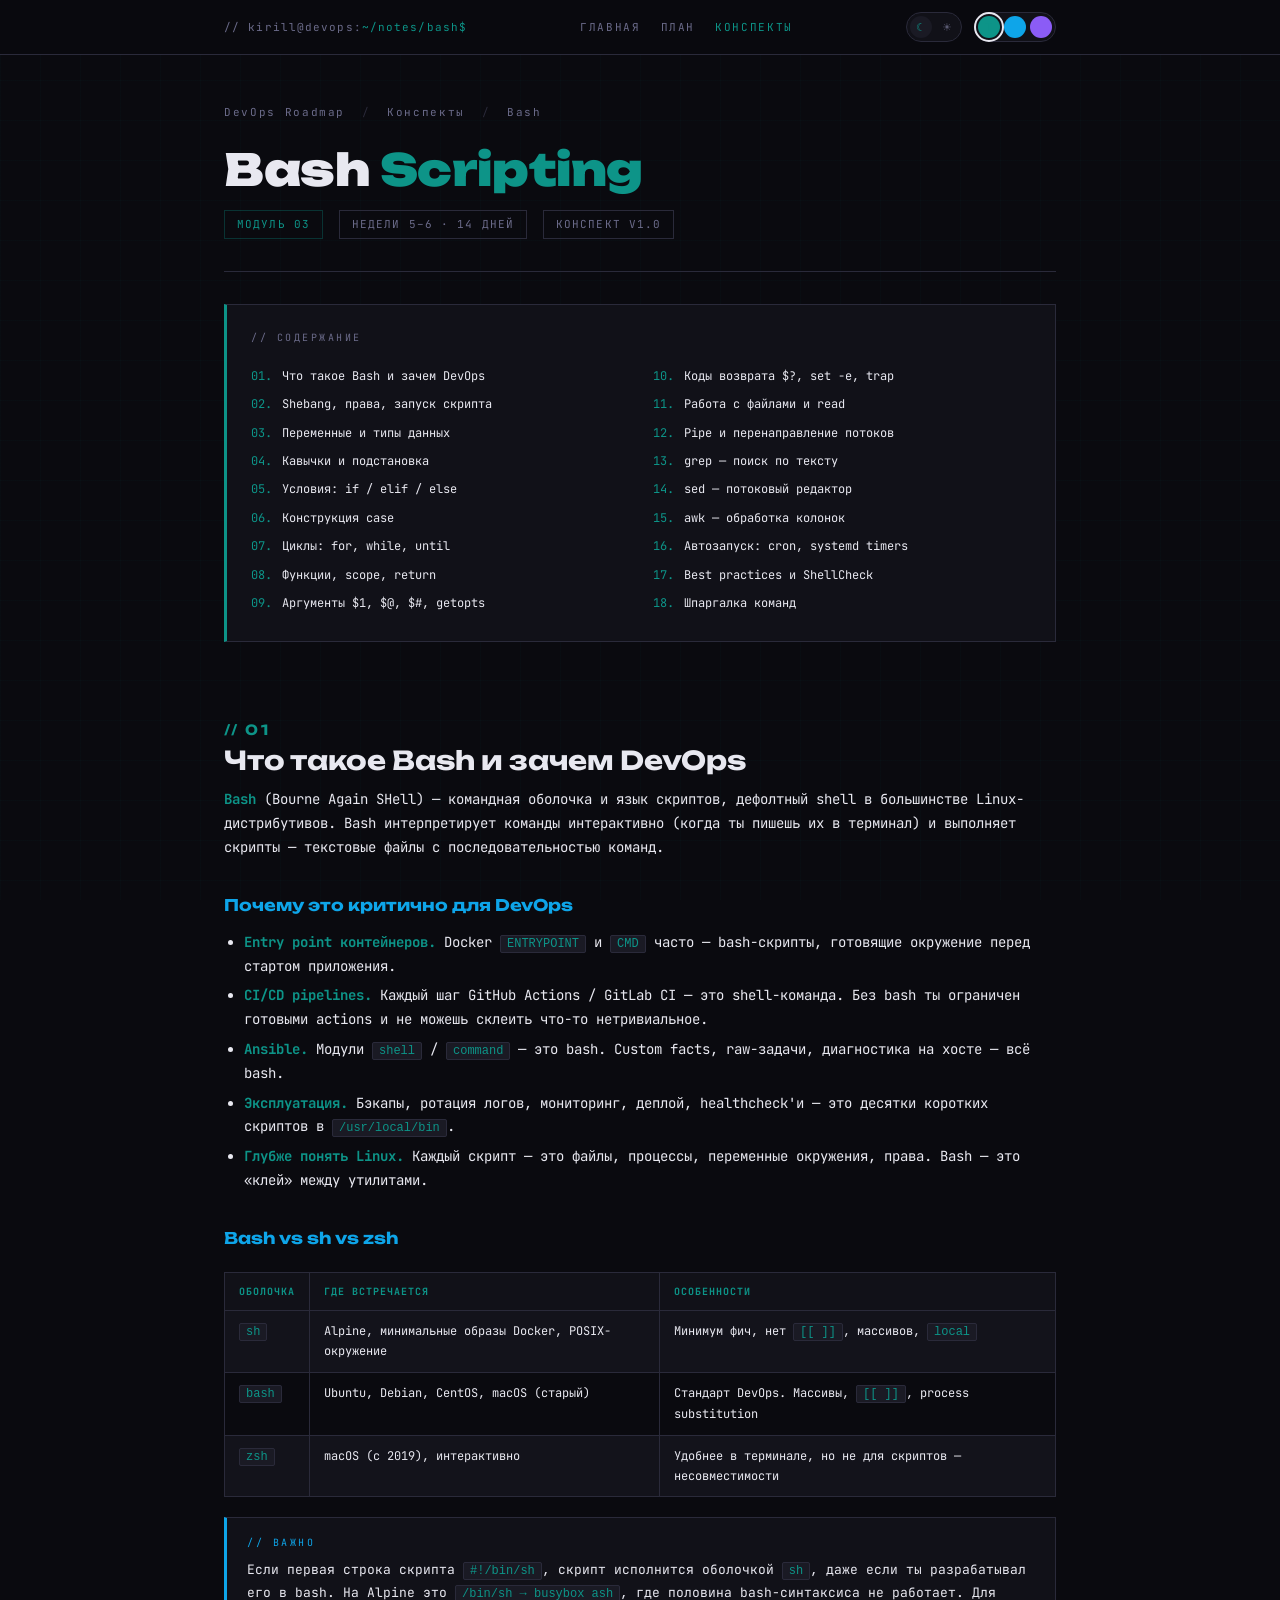
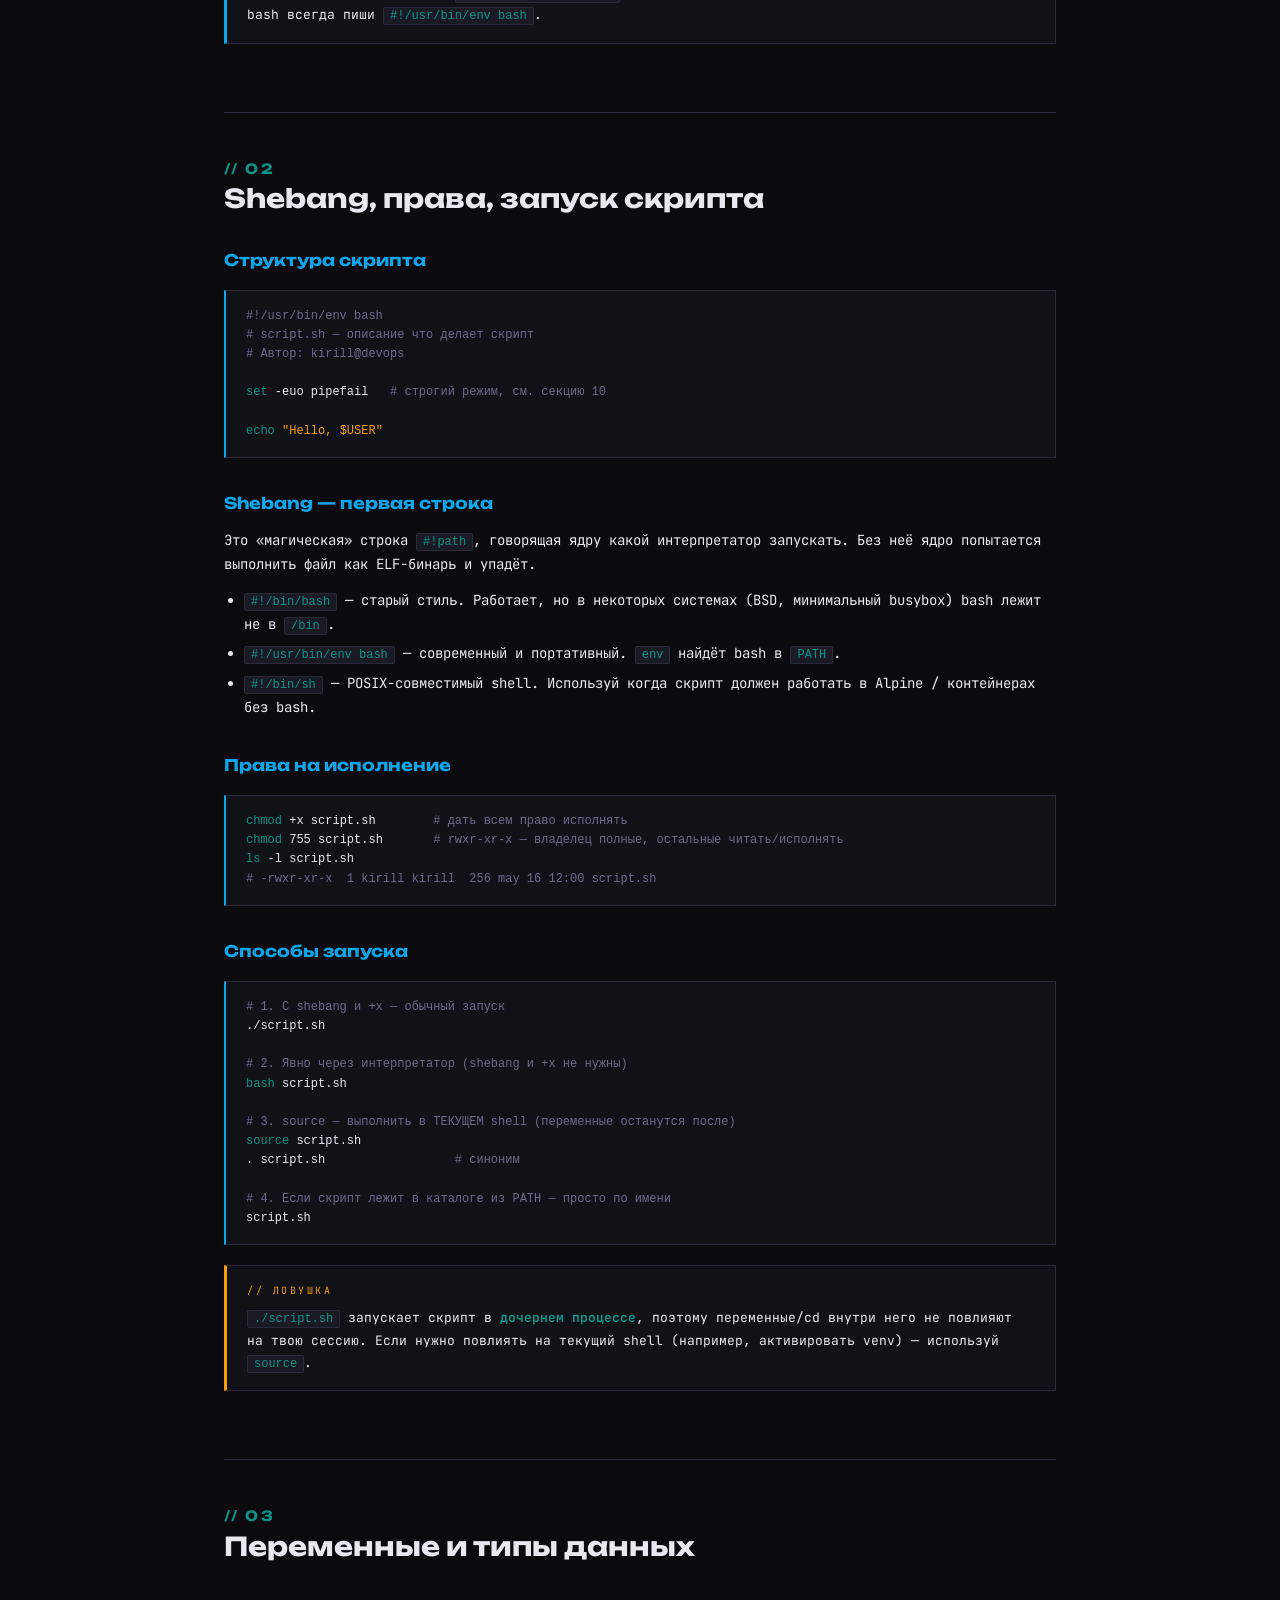
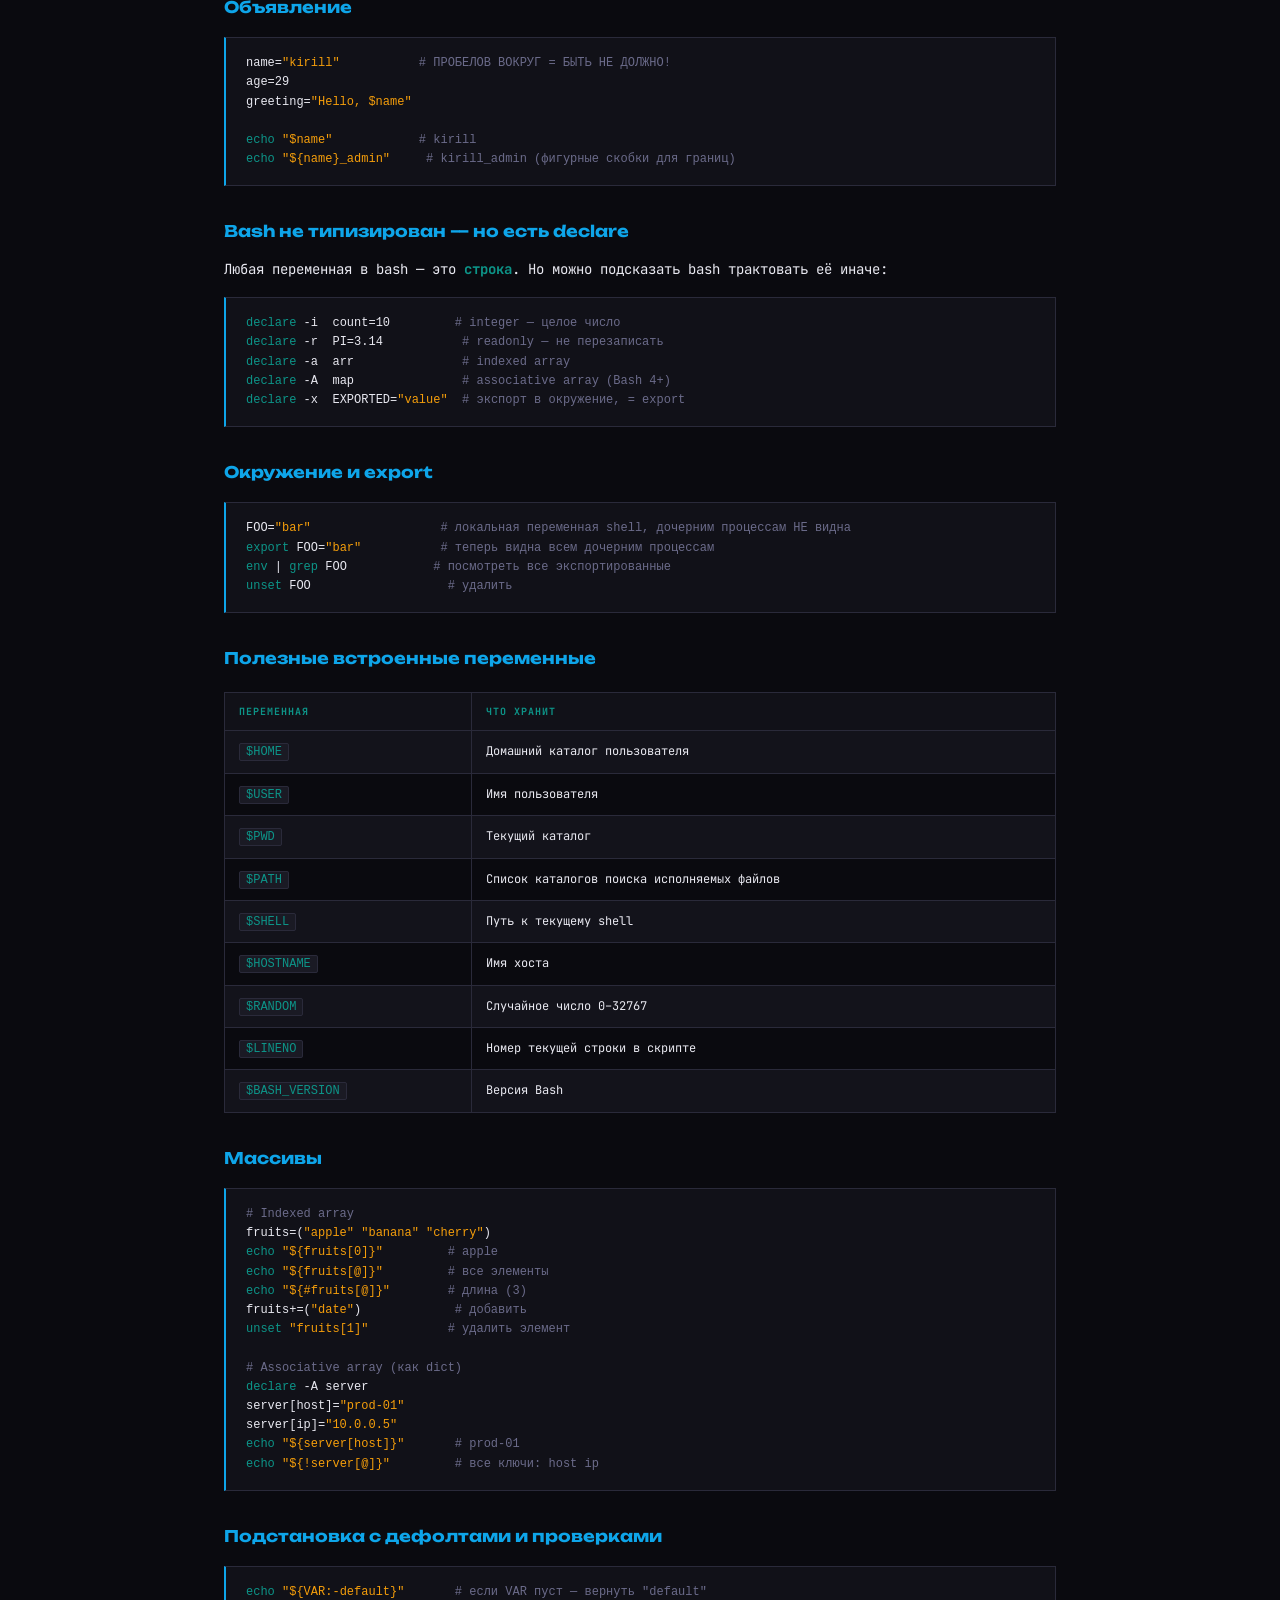
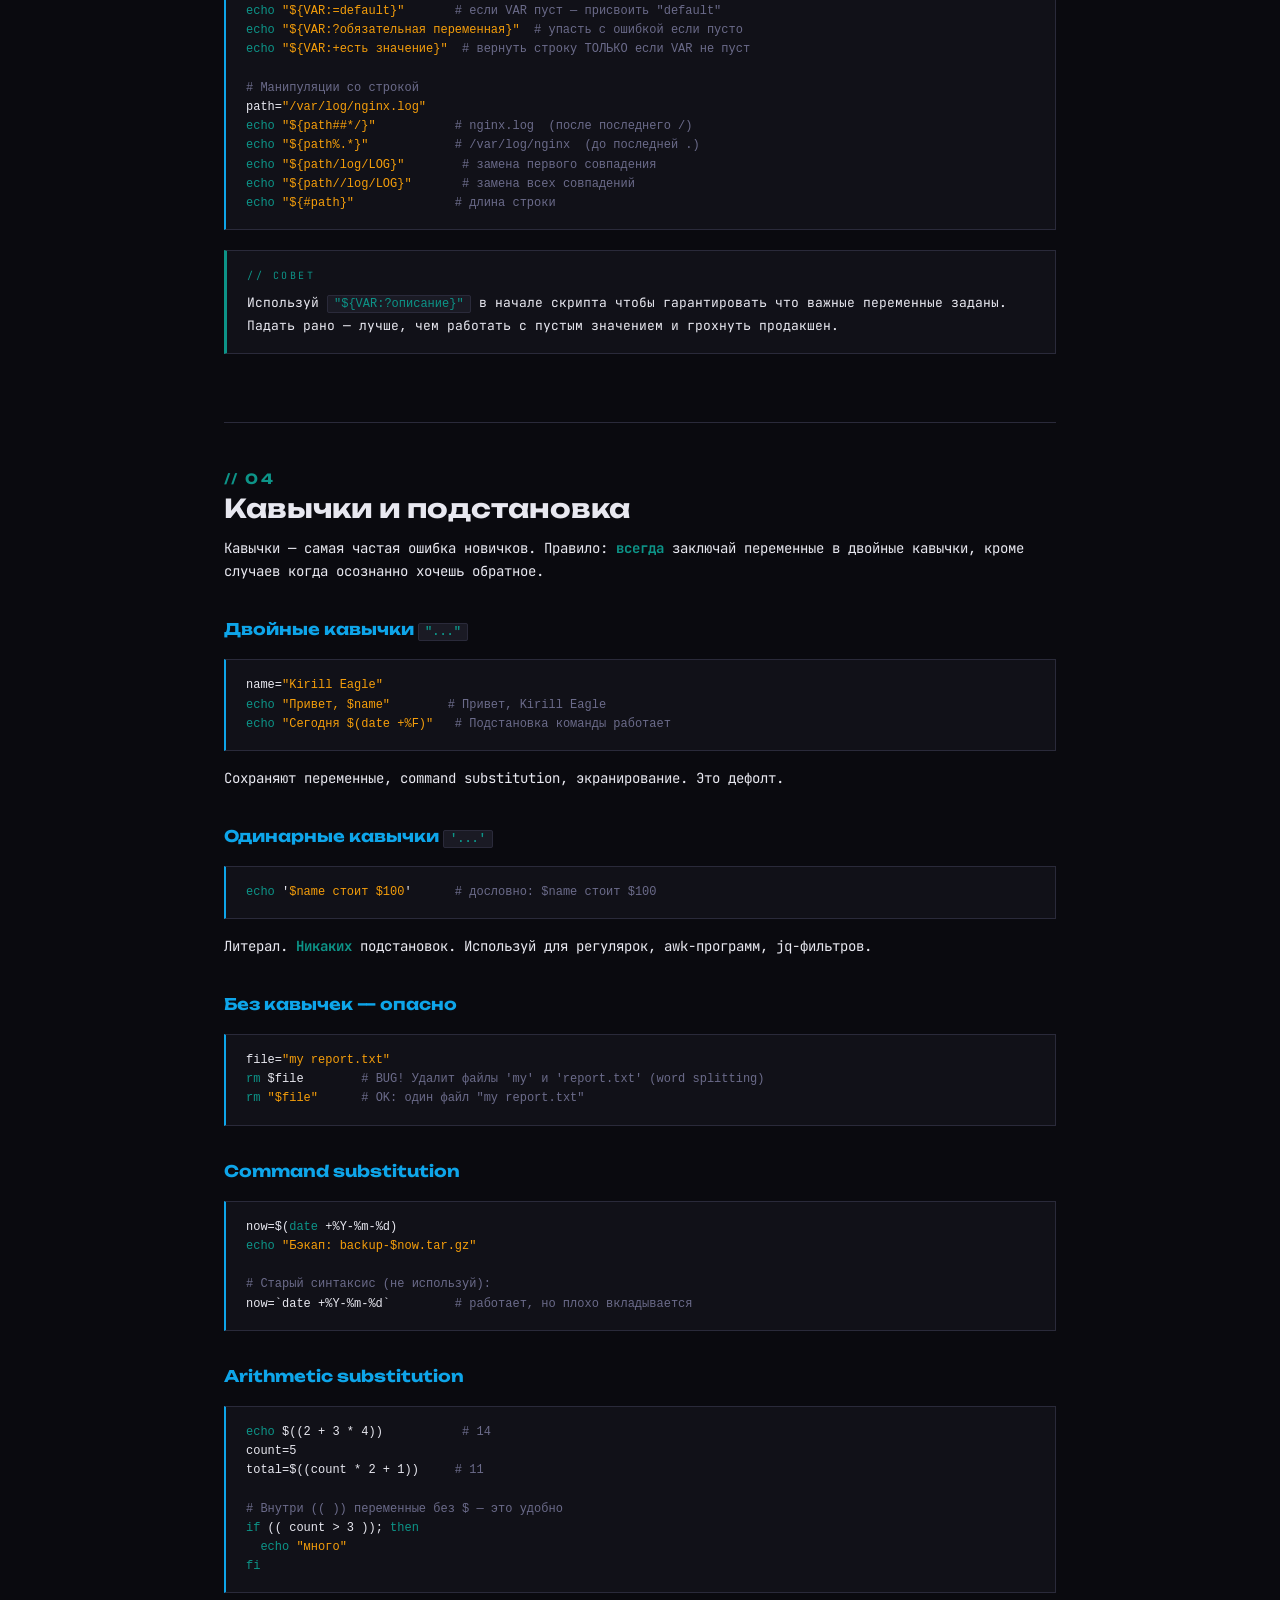
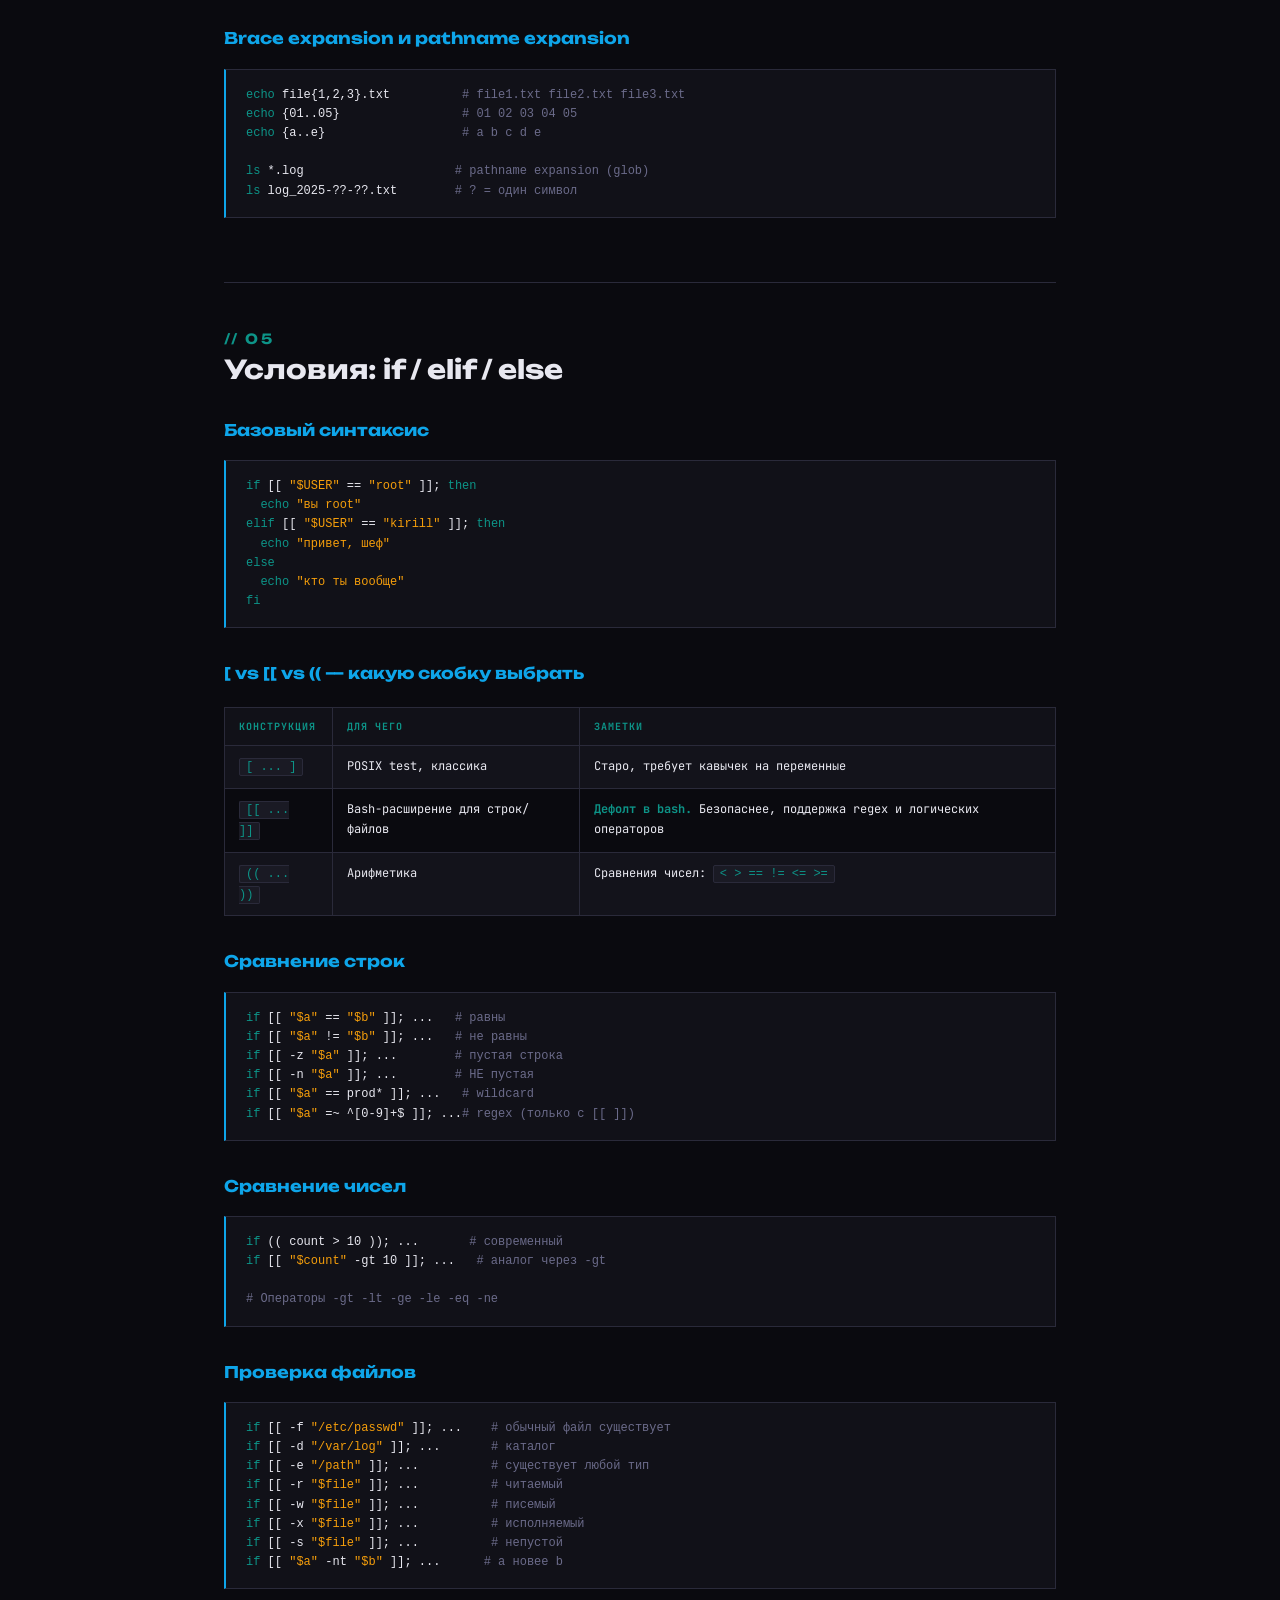
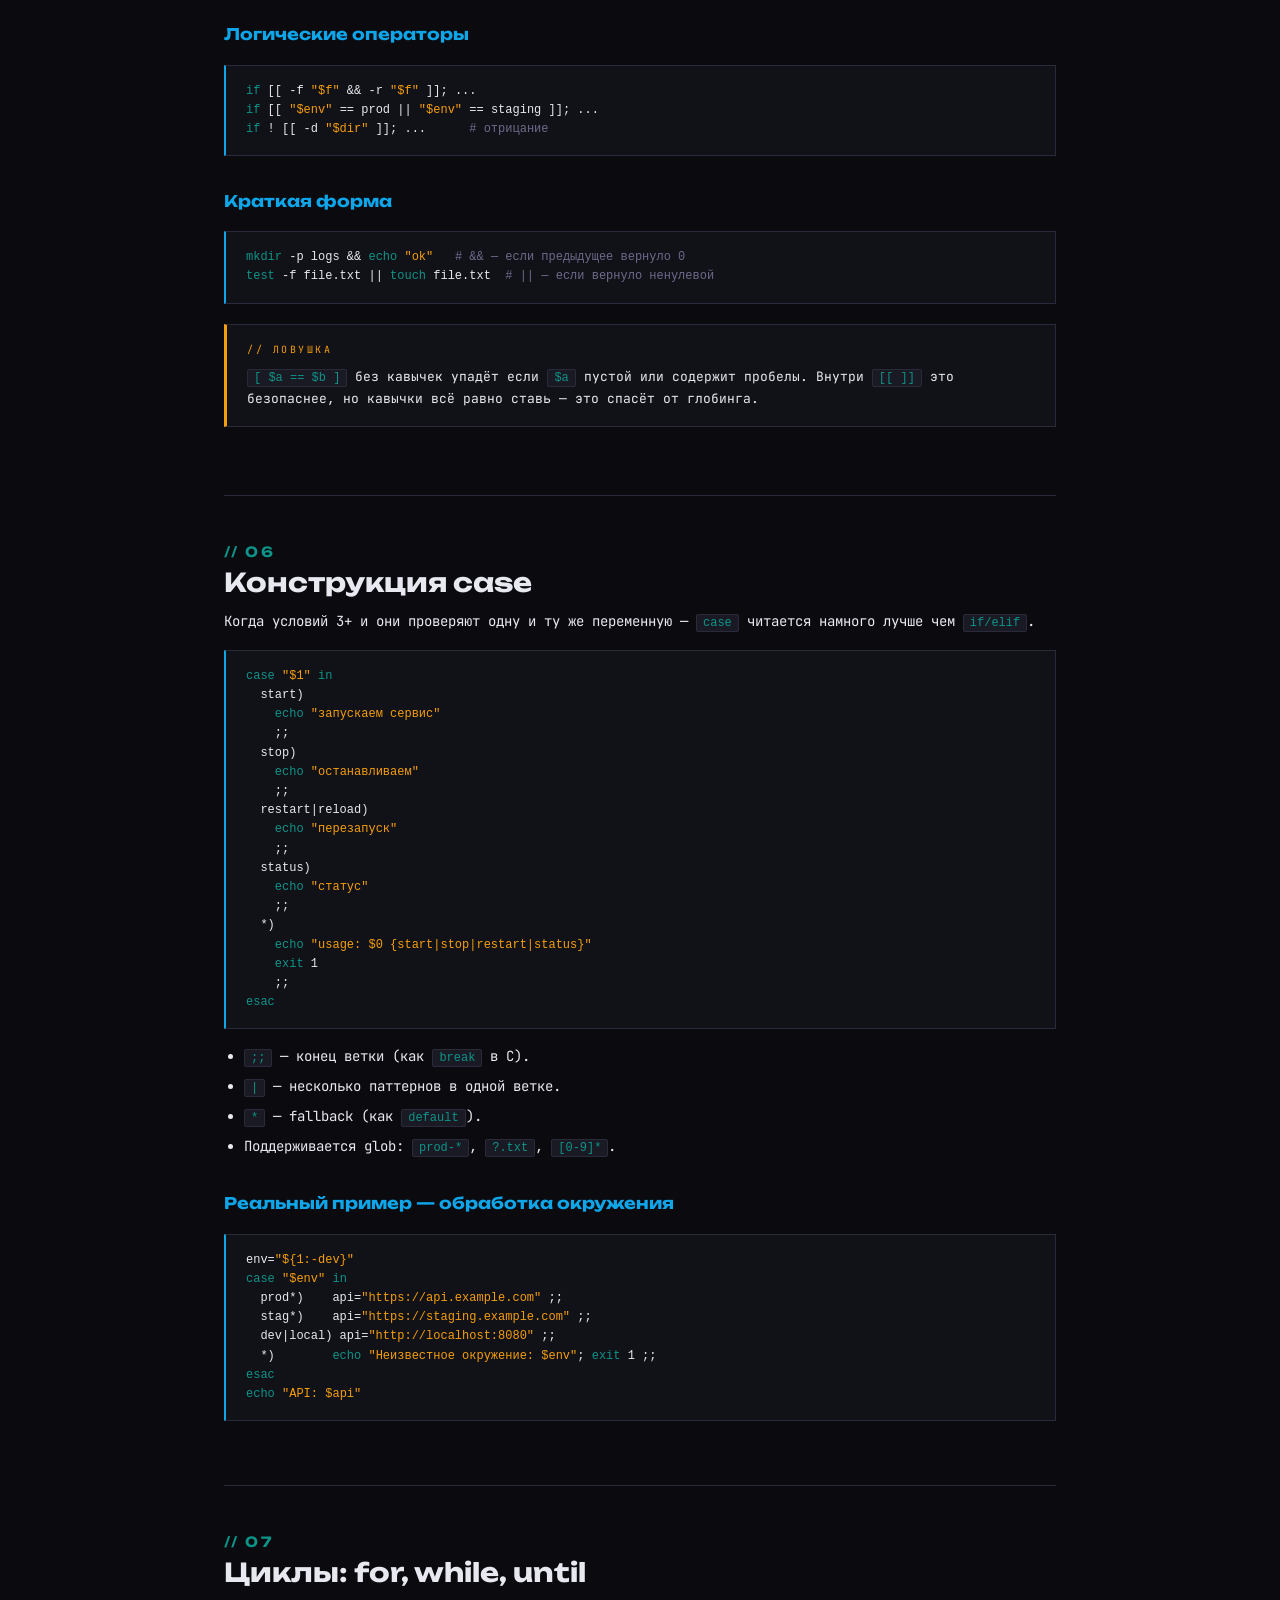
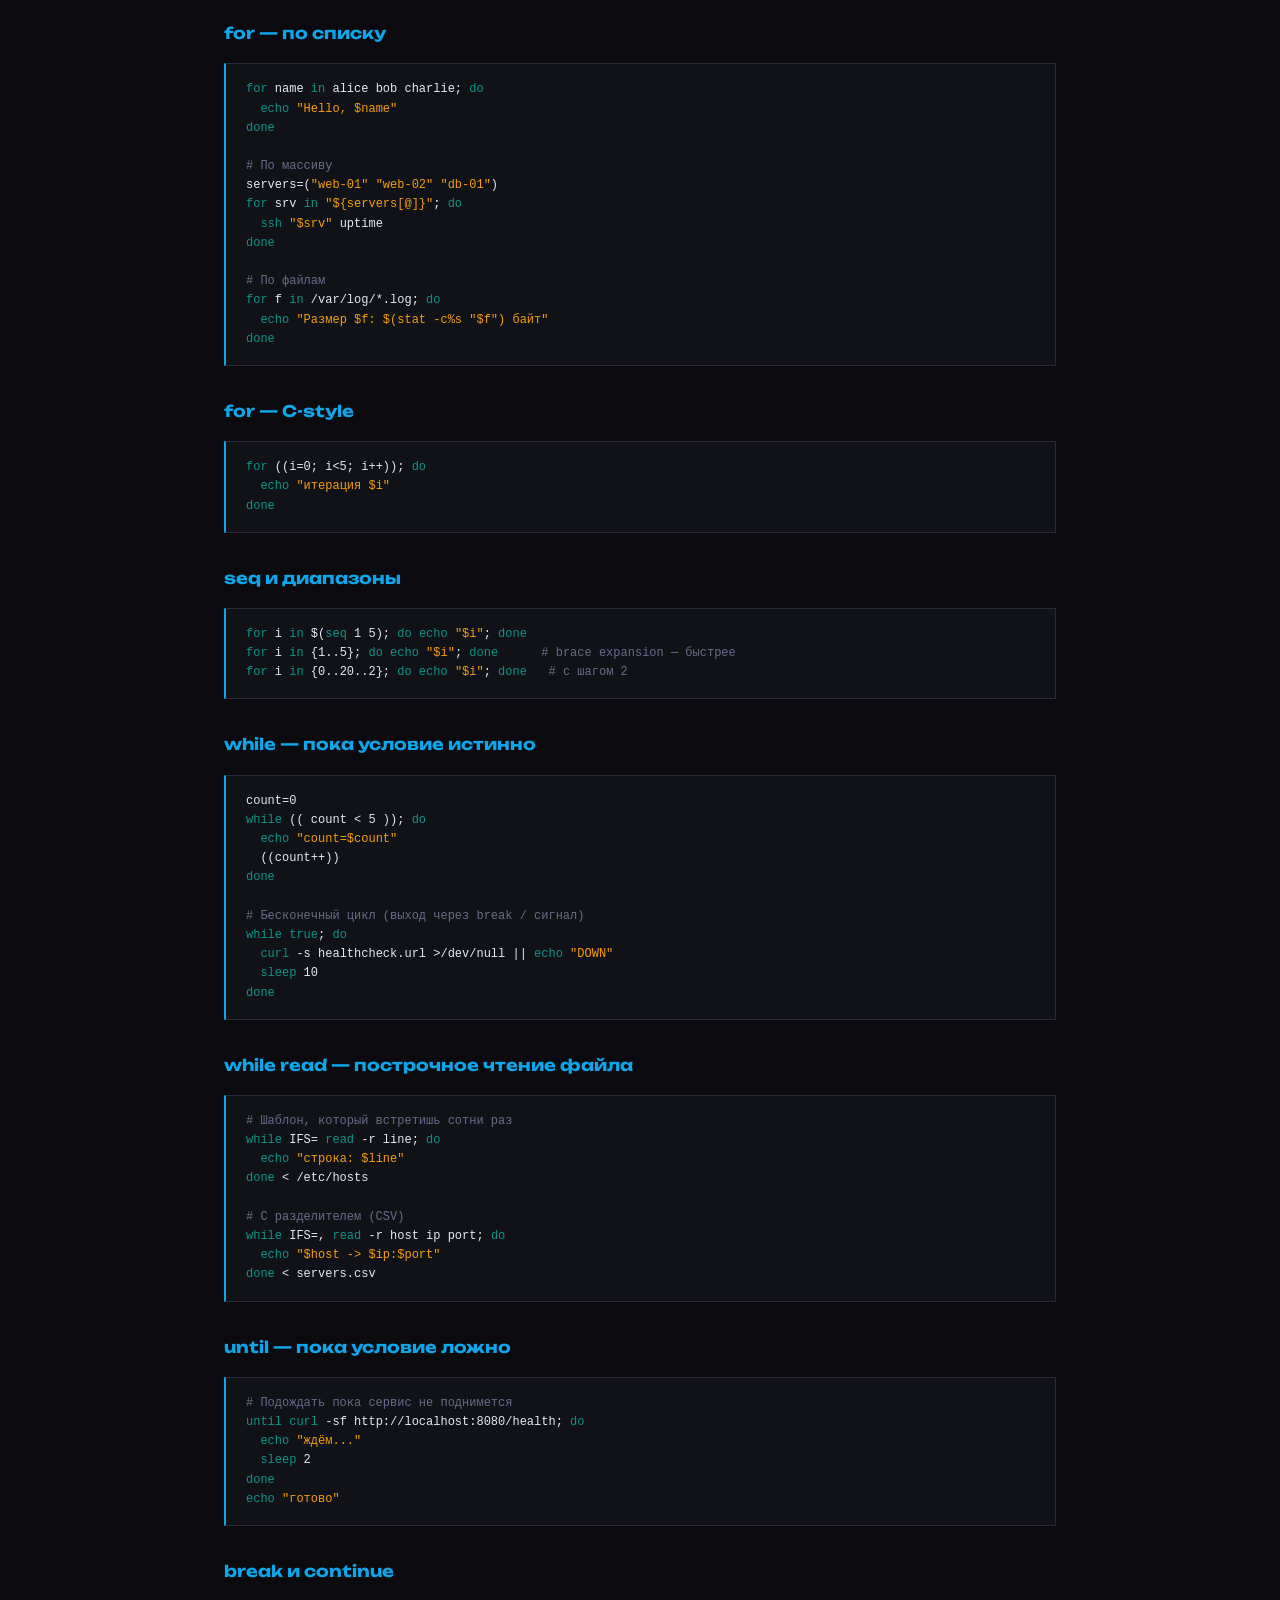
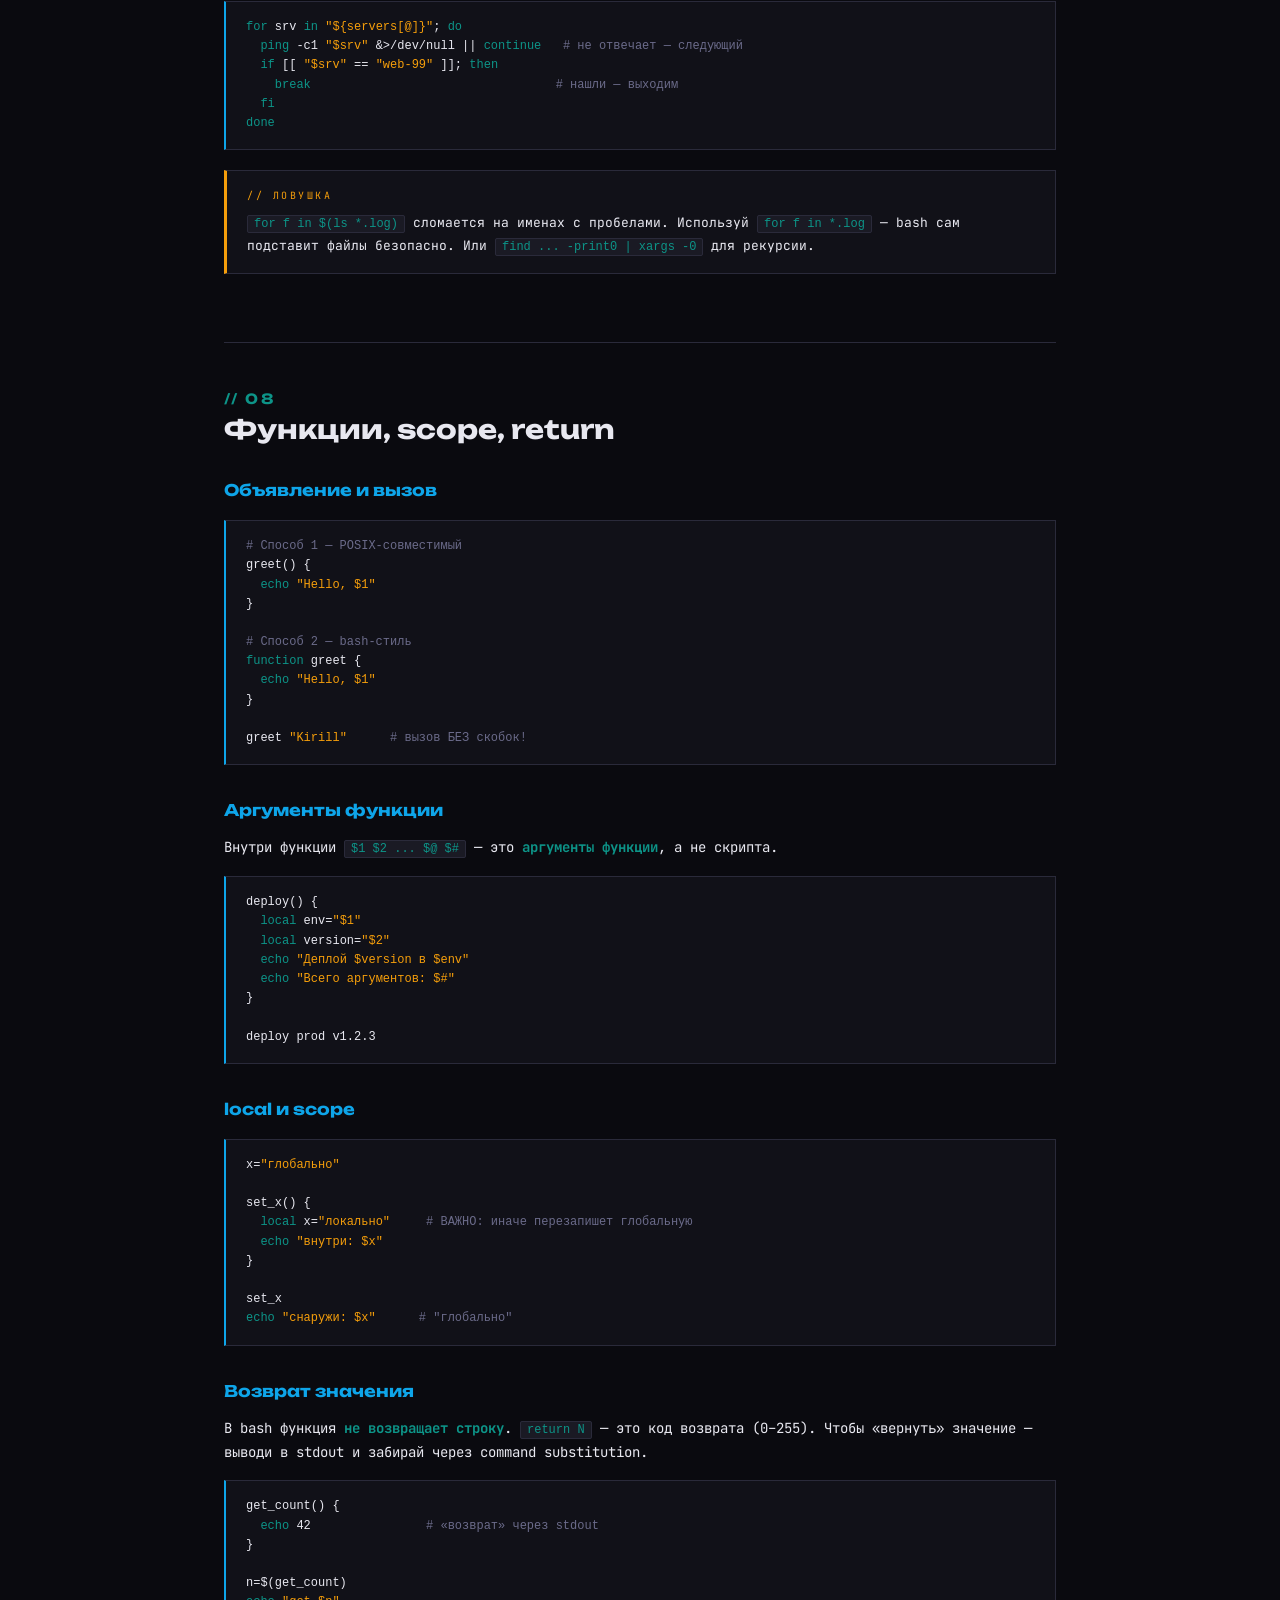
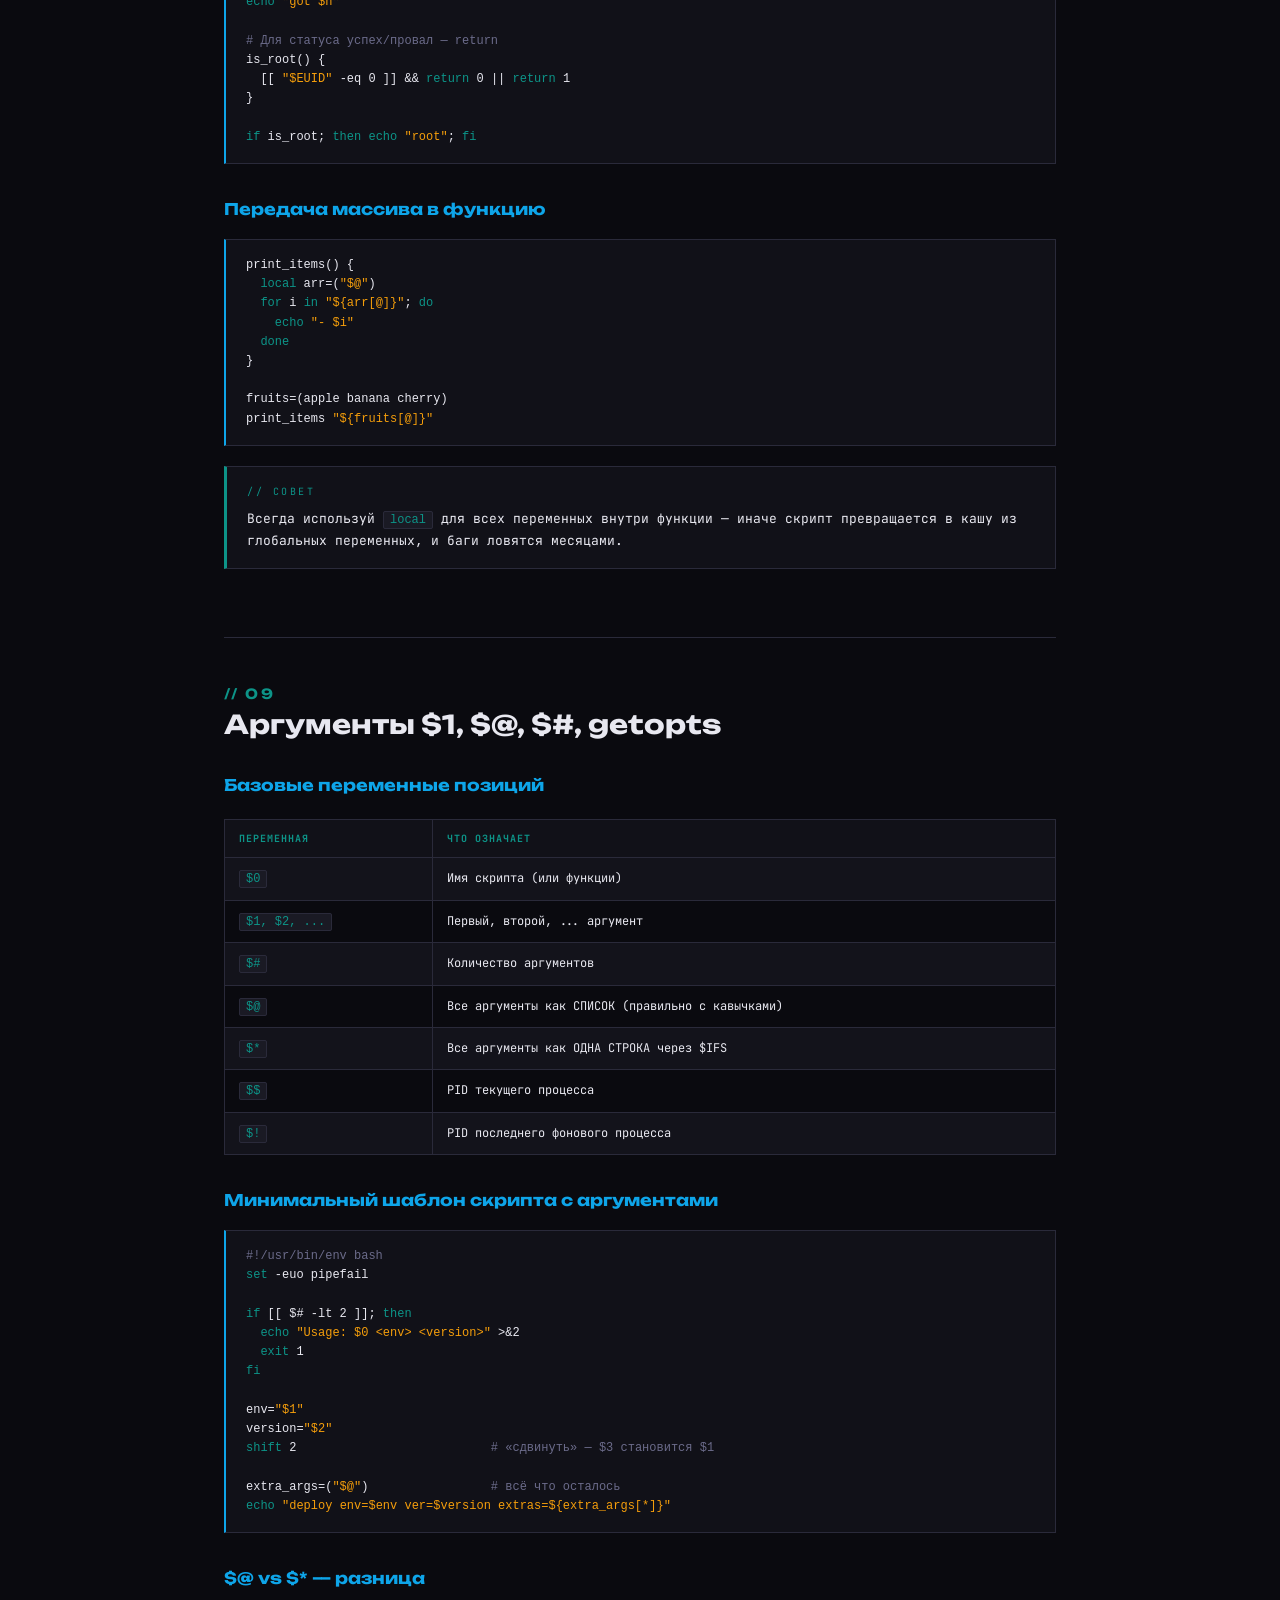
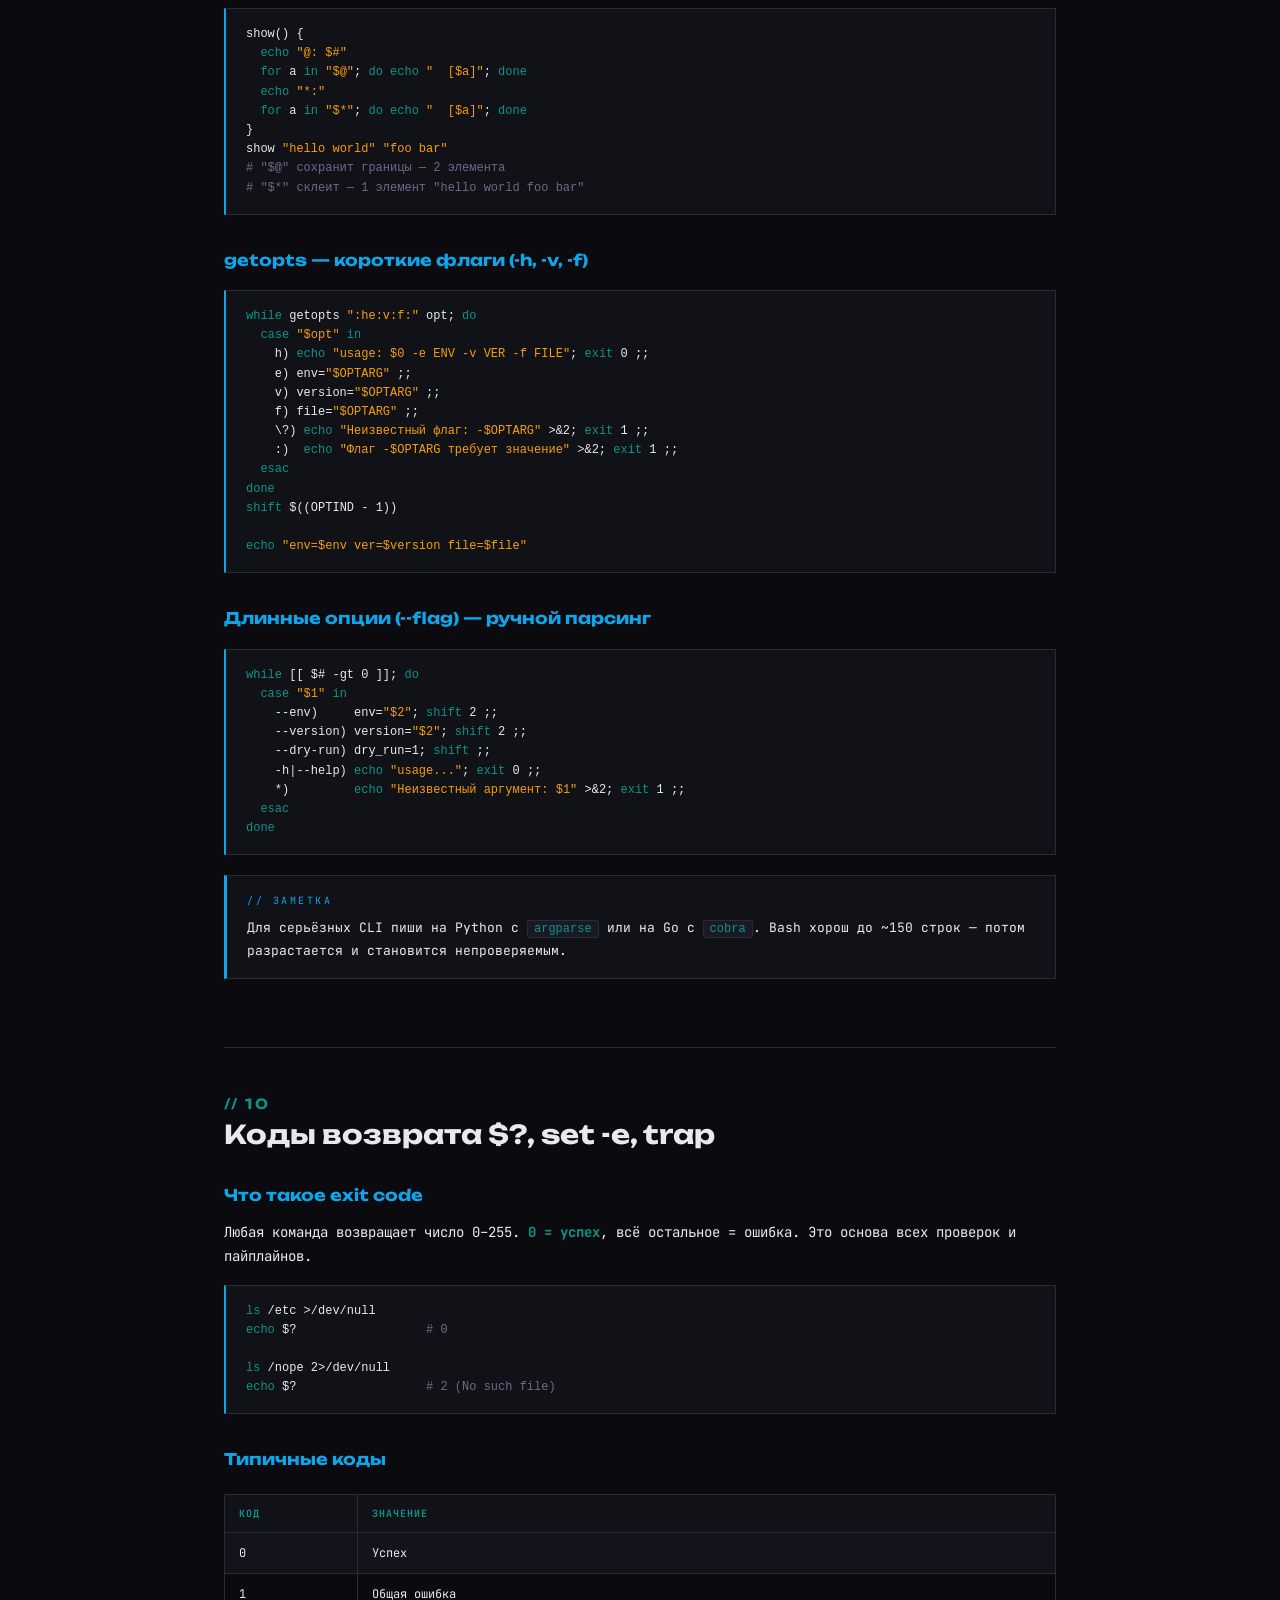
<file: notes/bash.html>
<!DOCTYPE html>
<html lang="ru">
<head>
<meta charset="UTF-8">
<meta name="viewport" content="width=device-width, initial-scale=1.0">
<title>Конспект · Bash Scripting</title>
<link href="https://fonts.googleapis.com/css2?family=JetBrains+Mono:wght@300;400;600;700&family=Unbounded:wght@300;400;700;900&display=swap" rel="stylesheet">
<link rel="stylesheet" href="../css/base.css">
<link rel="stylesheet" href="../css/notes.css">
<script>(function(){try{var t=localStorage.getItem('dr-theme');var p=localStorage.getItem('dr-palette');if(t)document.documentElement.setAttribute('data-theme',t);if(p)document.documentElement.setAttribute('data-palette',p);}catch(e){}})();</script>
<script defer src="../js/theme.js"></script>
</head>
<body>

<nav class="topnav">
  <div class="topnav-inner">
    <div class="topnav-brand">// kirill@devops:<span>~/notes/bash$</span></div>
    <div class="topnav-links">
      <a href="../index.html">Главная</a>
      <a href="../index.html#plan">План</a>
      <a href="../index.html#notes" class="active">Конспекты</a>
    </div>
    <div class="theme-switch" data-theme-switch></div>
  </div>
</nav>

<div class="container">

  <div class="note-hero">
    <div class="breadcrumb">
      <a href="../index.html">DevOps Roadmap</a>
      <span class="breadcrumb-sep">/</span>
      <a href="../index.html#notes">Конспекты</a>
      <span class="breadcrumb-sep">/</span>
      Bash
    </div>
    <h1>Bash <span>Scripting</span></h1>
    <div class="note-hero-meta">
      <span class="tag-accent">МОДУЛЬ 03</span>
      <span>Недели 5–6 · 14 дней</span>
      <span>Конспект v1.0</span>
    </div>
  </div>

  <div class="toc">
    <div class="toc-label">// Содержание</div>
    <ol>
      <li><a href="#intro">Что такое Bash и зачем DevOps</a></li>
      <li><a href="#shebang">Shebang, права, запуск скрипта</a></li>
      <li><a href="#vars">Переменные и типы данных</a></li>
      <li><a href="#quotes">Кавычки и подстановка</a></li>
      <li><a href="#if">Условия: if / elif / else</a></li>
      <li><a href="#case">Конструкция case</a></li>
      <li><a href="#loops">Циклы: for, while, until</a></li>
      <li><a href="#functions">Функции, scope, return</a></li>
      <li><a href="#args">Аргументы $1, $@, $#, getopts</a></li>
      <li><a href="#exitcodes">Коды возврата $?, set -e, trap</a></li>
      <li><a href="#files">Работа с файлами и read</a></li>
      <li><a href="#pipes">Pipe и перенаправление потоков</a></li>
      <li><a href="#grep">grep — поиск по тексту</a></li>
      <li><a href="#sed">sed — потоковый редактор</a></li>
      <li><a href="#awk">awk — обработка колонок</a></li>
      <li><a href="#autorun">Автозапуск: cron, systemd timers</a></li>
      <li><a href="#bestpractices">Best practices и ShellCheck</a></li>
      <li><a href="#cheatsheet">Шпаргалка команд</a></li>
    </ol>
  </div>

  <!-- 01 -->
  <section class="note-section" id="intro">
    <h2><span class="num">// 01</span>Что такое Bash и зачем DevOps</h2>
    <p><strong>Bash</strong> (Bourne Again SHell) — командная оболочка и язык скриптов, дефолтный shell в большинстве Linux-дистрибутивов. Bash интерпретирует команды интерактивно (когда ты пишешь их в терминал) и выполняет скрипты — текстовые файлы с последовательностью команд.</p>

    <h3>Почему это критично для DevOps</h3>
    <ul>
      <li><strong>Entry point контейнеров.</strong> Docker <code>ENTRYPOINT</code> и <code>CMD</code> часто — bash-скрипты, готовящие окружение перед стартом приложения.</li>
      <li><strong>CI/CD pipelines.</strong> Каждый шаг GitHub Actions / GitLab CI — это shell-команда. Без bash ты ограничен готовыми actions и не можешь склеить что-то нетривиальное.</li>
      <li><strong>Ansible.</strong> Модули <code>shell</code> / <code>command</code> — это bash. Custom facts, raw-задачи, диагностика на хосте — всё bash.</li>
      <li><strong>Эксплуатация.</strong> Бэкапы, ротация логов, мониторинг, деплой, healthcheck'и — это десятки коротких скриптов в <code>/usr/local/bin</code>.</li>
      <li><strong>Глубже понять Linux.</strong> Каждый скрипт — это файлы, процессы, переменные окружения, права. Bash — это «клей» между утилитами.</li>
    </ul>

    <h3>Bash vs sh vs zsh</h3>
    <table class="compare">
      <tr><th>Оболочка</th><th>Где встречается</th><th>Особенности</th></tr>
      <tr><td><code>sh</code></td><td>Alpine, минимальные образы Docker, POSIX-окружение</td><td>Минимум фич, нет <code>[[ ]]</code>, массивов, <code>local</code></td></tr>
      <tr><td><code>bash</code></td><td>Ubuntu, Debian, CentOS, macOS (старый)</td><td>Стандарт DevOps. Массивы, <code>[[ ]]</code>, process substitution</td></tr>
      <tr><td><code>zsh</code></td><td>macOS (с 2019), интерактивно</td><td>Удобнее в терминале, но не для скриптов — несовместимости</td></tr>
    </table>

    <div class="callout info">
      <div class="callout-label">// Важно</div>
      Если первая строка скрипта <code>#!/bin/sh</code>, скрипт исполнится оболочкой <code>sh</code>, даже если ты разрабатывал его в bash. На Alpine это <code>/bin/sh → busybox ash</code>, где половина bash-синтаксиса не работает. Для bash всегда пиши <code>#!/usr/bin/env bash</code>.
    </div>
  </section>

  <!-- 02 -->
  <section class="note-section" id="shebang">
    <h2><span class="num">// 02</span>Shebang, права, запуск скрипта</h2>

    <h3>Структура скрипта</h3>
<pre><code><span class="cmt">#!/usr/bin/env bash</span>
<span class="cmt"># script.sh — описание что делает скрипт</span>
<span class="cmt"># Автор: kirill@devops</span>

<span class="kw">set</span> -euo pipefail   <span class="cmt"># строгий режим, см. секцию 10</span>

<span class="kw">echo</span> <span class="str">"Hello, $USER"</span>
</code></pre>

    <h3>Shebang — первая строка</h3>
    <p>Это «магическая» строка <code>#!path</code>, говорящая ядру какой интерпретатор запускать. Без неё ядро попытается выполнить файл как ELF-бинарь и упадёт.</p>
    <ul>
      <li><code>#!/bin/bash</code> — старый стиль. Работает, но в некоторых системах (BSD, минимальный busybox) bash лежит не в <code>/bin</code>.</li>
      <li><code>#!/usr/bin/env bash</code> — современный и портативный. <code>env</code> найдёт bash в <code>PATH</code>.</li>
      <li><code>#!/bin/sh</code> — POSIX-совместимый shell. Используй когда скрипт должен работать в Alpine / контейнерах без bash.</li>
    </ul>

    <h3>Права на исполнение</h3>
<pre><code><span class="kw">chmod</span> +x script.sh        <span class="cmt"># дать всем право исполнять</span>
<span class="kw">chmod</span> 755 script.sh       <span class="cmt"># rwxr-xr-x — владелец полные, остальные читать/исполнять</span>
<span class="kw">ls</span> -l script.sh
<span class="cmt"># -rwxr-xr-x  1 kirill kirill  256 may 16 12:00 script.sh</span>
</code></pre>

    <h3>Способы запуска</h3>
<pre><code><span class="cmt"># 1. С shebang и +x — обычный запуск</span>
./script.sh

<span class="cmt"># 2. Явно через интерпретатор (shebang и +x не нужны)</span>
<span class="kw">bash</span> script.sh

<span class="cmt"># 3. source — выполнить в ТЕКУЩЕМ shell (переменные останутся после)</span>
<span class="kw">source</span> script.sh
. script.sh                  <span class="cmt"># синоним</span>

<span class="cmt"># 4. Если скрипт лежит в каталоге из PATH — просто по имени</span>
script.sh
</code></pre>

    <div class="callout">
      <div class="callout-label">// Ловушка</div>
      <code>./script.sh</code> запускает скрипт в <strong>дочернем процессе</strong>, поэтому переменные/cd внутри него не повлияют на твою сессию. Если нужно повлиять на текущий shell (например, активировать venv) — используй <code>source</code>.
    </div>
  </section>

  <!-- 03 -->
  <section class="note-section" id="vars">
    <h2><span class="num">// 03</span>Переменные и типы данных</h2>

    <h3>Объявление</h3>
<pre><code>name=<span class="str">"kirill"</span>           <span class="cmt"># ПРОБЕЛОВ ВОКРУГ = БЫТЬ НЕ ДОЛЖНО!</span>
age=29
greeting=<span class="str">"Hello, $name"</span>

<span class="kw">echo</span> <span class="str">"$name"</span>            <span class="cmt"># kirill</span>
<span class="kw">echo</span> <span class="str">"${name}_admin"</span>     <span class="cmt"># kirill_admin (фигурные скобки для границ)</span>
</code></pre>

    <h3>Bash не типизирован — но есть declare</h3>
    <p>Любая переменная в bash — это <strong>строка</strong>. Но можно подсказать bash трактовать её иначе:</p>
<pre><code><span class="kw">declare</span> -i  count=10         <span class="cmt"># integer — целое число</span>
<span class="kw">declare</span> -r  PI=3.14           <span class="cmt"># readonly — не перезаписать</span>
<span class="kw">declare</span> -a  arr               <span class="cmt"># indexed array</span>
<span class="kw">declare</span> -A  map               <span class="cmt"># associative array (Bash 4+)</span>
<span class="kw">declare</span> -x  EXPORTED=<span class="str">"value"</span>  <span class="cmt"># экспорт в окружение, = export</span>
</code></pre>

    <h3>Окружение и export</h3>
<pre><code>FOO=<span class="str">"bar"</span>                  <span class="cmt"># локальная переменная shell, дочерним процессам НЕ видна</span>
<span class="kw">export</span> FOO=<span class="str">"bar"</span>           <span class="cmt"># теперь видна всем дочерним процессам</span>
<span class="kw">env</span> | <span class="kw">grep</span> FOO            <span class="cmt"># посмотреть все экспортированные</span>
<span class="kw">unset</span> FOO                   <span class="cmt"># удалить</span>
</code></pre>

    <h3>Полезные встроенные переменные</h3>
    <table class="compare">
      <tr><th>Переменная</th><th>Что хранит</th></tr>
      <tr><td><code>$HOME</code></td><td>Домашний каталог пользователя</td></tr>
      <tr><td><code>$USER</code></td><td>Имя пользователя</td></tr>
      <tr><td><code>$PWD</code></td><td>Текущий каталог</td></tr>
      <tr><td><code>$PATH</code></td><td>Список каталогов поиска исполняемых файлов</td></tr>
      <tr><td><code>$SHELL</code></td><td>Путь к текущему shell</td></tr>
      <tr><td><code>$HOSTNAME</code></td><td>Имя хоста</td></tr>
      <tr><td><code>$RANDOM</code></td><td>Случайное число 0–32767</td></tr>
      <tr><td><code>$LINENO</code></td><td>Номер текущей строки в скрипте</td></tr>
      <tr><td><code>$BASH_VERSION</code></td><td>Версия Bash</td></tr>
    </table>

    <h3>Массивы</h3>
<pre><code><span class="cmt"># Indexed array</span>
fruits=(<span class="str">"apple"</span> <span class="str">"banana"</span> <span class="str">"cherry"</span>)
<span class="kw">echo</span> <span class="str">"${fruits[0]}"</span>         <span class="cmt"># apple</span>
<span class="kw">echo</span> <span class="str">"${fruits[@]}"</span>         <span class="cmt"># все элементы</span>
<span class="kw">echo</span> <span class="str">"${#fruits[@]}"</span>        <span class="cmt"># длина (3)</span>
fruits+=(<span class="str">"date"</span>)             <span class="cmt"># добавить</span>
<span class="kw">unset</span> <span class="str">"fruits[1]"</span>           <span class="cmt"># удалить элемент</span>

<span class="cmt"># Associative array (как dict)</span>
<span class="kw">declare</span> -A server
server[host]=<span class="str">"prod-01"</span>
server[ip]=<span class="str">"10.0.0.5"</span>
<span class="kw">echo</span> <span class="str">"${server[host]}"</span>       <span class="cmt"># prod-01</span>
<span class="kw">echo</span> <span class="str">"${!server[@]}"</span>         <span class="cmt"># все ключи: host ip</span>
</code></pre>

    <h3>Подстановка с дефолтами и проверками</h3>
<pre><code><span class="kw">echo</span> <span class="str">"${VAR:-default}"</span>       <span class="cmt"># если VAR пуст — вернуть "default"</span>
<span class="kw">echo</span> <span class="str">"${VAR:=default}"</span>       <span class="cmt"># если VAR пуст — присвоить "default"</span>
<span class="kw">echo</span> <span class="str">"${VAR:?обязательная переменная}"</span>  <span class="cmt"># упасть с ошибкой если пусто</span>
<span class="kw">echo</span> <span class="str">"${VAR:+есть значение}"</span>  <span class="cmt"># вернуть строку ТОЛЬКО если VAR не пуст</span>

<span class="cmt"># Манипуляции со строкой</span>
path=<span class="str">"/var/log/nginx.log"</span>
<span class="kw">echo</span> <span class="str">"${path##*/}"</span>           <span class="cmt"># nginx.log  (после последнего /)</span>
<span class="kw">echo</span> <span class="str">"${path%.*}"</span>            <span class="cmt"># /var/log/nginx  (до последней .)</span>
<span class="kw">echo</span> <span class="str">"${path/log/LOG}"</span>        <span class="cmt"># замена первого совпадения</span>
<span class="kw">echo</span> <span class="str">"${path//log/LOG}"</span>       <span class="cmt"># замена всех совпадений</span>
<span class="kw">echo</span> <span class="str">"${#path}"</span>              <span class="cmt"># длина строки</span>
</code></pre>

    <div class="callout tip">
      <div class="callout-label">// Совет</div>
      Используй <code>"${VAR:?описание}"</code> в начале скрипта чтобы гарантировать что важные переменные заданы. Падать рано — лучше, чем работать с пустым значением и грохнуть продакшен.
    </div>
  </section>

  <!-- 04 -->
  <section class="note-section" id="quotes">
    <h2><span class="num">// 04</span>Кавычки и подстановка</h2>

    <p>Кавычки — самая частая ошибка новичков. Правило: <strong>всегда</strong> заключай переменные в двойные кавычки, кроме случаев когда осознанно хочешь обратное.</p>

    <h3>Двойные кавычки <code>"..."</code></h3>
<pre><code>name=<span class="str">"Kirill Eagle"</span>
<span class="kw">echo</span> <span class="str">"Привет, $name"</span>        <span class="cmt"># Привет, Kirill Eagle</span>
<span class="kw">echo</span> <span class="str">"Сегодня $(date +%F)"</span>   <span class="cmt"># Подстановка команды работает</span>
</code></pre>
    <p>Сохраняют переменные, command substitution, экранирование. Это дефолт.</p>

    <h3>Одинарные кавычки <code>'...'</code></h3>
<pre><code><span class="kw">echo</span> '<span class="str">$name стоит $100</span>'      <span class="cmt"># дословно: $name стоит $100</span>
</code></pre>
    <p>Литерал. <strong>Никаких</strong> подстановок. Используй для регулярок, awk-программ, jq-фильтров.</p>

    <h3>Без кавычек — опасно</h3>
<pre><code>file=<span class="str">"my report.txt"</span>
<span class="kw">rm</span> $file        <span class="cmt"># BUG! Удалит файлы 'my' и 'report.txt' (word splitting)</span>
<span class="kw">rm</span> <span class="str">"$file"</span>      <span class="cmt"># OK: один файл "my report.txt"</span>
</code></pre>

    <h3>Command substitution</h3>
<pre><code>now=$(<span class="kw">date</span> +%Y-%m-%d)
<span class="kw">echo</span> <span class="str">"Бэкап: backup-$now.tar.gz"</span>

<span class="cmt"># Старый синтаксис (не используй):</span>
now=`date +%Y-%m-%d`         <span class="cmt"># работает, но плохо вкладывается</span>
</code></pre>

    <h3>Arithmetic substitution</h3>
<pre><code><span class="kw">echo</span> $((2 + 3 * 4))           <span class="cmt"># 14</span>
count=5
total=$((count * 2 + 1))     <span class="cmt"># 11</span>

<span class="cmt"># Внутри (( )) переменные без $ — это удобно</span>
<span class="kw">if</span> (( count &gt; 3 )); <span class="kw">then</span>
  <span class="kw">echo</span> <span class="str">"много"</span>
<span class="kw">fi</span>
</code></pre>

    <h3>Brace expansion и pathname expansion</h3>
<pre><code><span class="kw">echo</span> file{1,2,3}.txt          <span class="cmt"># file1.txt file2.txt file3.txt</span>
<span class="kw">echo</span> {01..05}                 <span class="cmt"># 01 02 03 04 05</span>
<span class="kw">echo</span> {a..e}                   <span class="cmt"># a b c d e</span>

<span class="kw">ls</span> *.log                     <span class="cmt"># pathname expansion (glob)</span>
<span class="kw">ls</span> log_2025-??-??.txt        <span class="cmt"># ? = один символ</span>
</code></pre>
  </section>

  <!-- 05 -->
  <section class="note-section" id="if">
    <h2><span class="num">// 05</span>Условия: if / elif / else</h2>

    <h3>Базовый синтаксис</h3>
<pre><code><span class="kw">if</span> [[ <span class="str">"$USER"</span> == <span class="str">"root"</span> ]]; <span class="kw">then</span>
  <span class="kw">echo</span> <span class="str">"вы root"</span>
<span class="kw">elif</span> [[ <span class="str">"$USER"</span> == <span class="str">"kirill"</span> ]]; <span class="kw">then</span>
  <span class="kw">echo</span> <span class="str">"привет, шеф"</span>
<span class="kw">else</span>
  <span class="kw">echo</span> <span class="str">"кто ты вообще"</span>
<span class="kw">fi</span>
</code></pre>

    <h3>[ vs [[ vs (( — какую скобку выбрать</h3>
    <table class="compare">
      <tr><th>Конструкция</th><th>Для чего</th><th>Заметки</th></tr>
      <tr><td><code>[ ... ]</code></td><td>POSIX test, классика</td><td>Старо, требует кавычек на переменные</td></tr>
      <tr><td><code>[[ ... ]]</code></td><td>Bash-расширение для строк/файлов</td><td><strong>Дефолт в bash.</strong> Безопаснее, поддержка regex и логических операторов</td></tr>
      <tr><td><code>(( ... ))</code></td><td>Арифметика</td><td>Сравнения чисел: <code>&lt; &gt; == != &lt;= &gt;=</code></td></tr>
    </table>

    <h3>Сравнение строк</h3>
<pre><code><span class="kw">if</span> [[ <span class="str">"$a"</span> == <span class="str">"$b"</span> ]]; ...   <span class="cmt"># равны</span>
<span class="kw">if</span> [[ <span class="str">"$a"</span> != <span class="str">"$b"</span> ]]; ...   <span class="cmt"># не равны</span>
<span class="kw">if</span> [[ -z <span class="str">"$a"</span> ]]; ...        <span class="cmt"># пустая строка</span>
<span class="kw">if</span> [[ -n <span class="str">"$a"</span> ]]; ...        <span class="cmt"># НЕ пустая</span>
<span class="kw">if</span> [[ <span class="str">"$a"</span> == prod* ]]; ...   <span class="cmt"># wildcard</span>
<span class="kw">if</span> [[ <span class="str">"$a"</span> =~ ^[0-9]+$ ]]; ...<span class="cmt"># regex (только с [[ ]])</span>
</code></pre>

    <h3>Сравнение чисел</h3>
<pre><code><span class="kw">if</span> (( count &gt; 10 )); ...       <span class="cmt"># современный</span>
<span class="kw">if</span> [[ <span class="str">"$count"</span> -gt 10 ]]; ...   <span class="cmt"># аналог через -gt</span>

<span class="cmt"># Операторы -gt -lt -ge -le -eq -ne</span>
</code></pre>

    <h3>Проверка файлов</h3>
<pre><code><span class="kw">if</span> [[ -f <span class="str">"/etc/passwd"</span> ]]; ...    <span class="cmt"># обычный файл существует</span>
<span class="kw">if</span> [[ -d <span class="str">"/var/log"</span> ]]; ...       <span class="cmt"># каталог</span>
<span class="kw">if</span> [[ -e <span class="str">"/path"</span> ]]; ...          <span class="cmt"># существует любой тип</span>
<span class="kw">if</span> [[ -r <span class="str">"$file"</span> ]]; ...          <span class="cmt"># читаемый</span>
<span class="kw">if</span> [[ -w <span class="str">"$file"</span> ]]; ...          <span class="cmt"># писeмый</span>
<span class="kw">if</span> [[ -x <span class="str">"$file"</span> ]]; ...          <span class="cmt"># исполняемый</span>
<span class="kw">if</span> [[ -s <span class="str">"$file"</span> ]]; ...          <span class="cmt"># непустой</span>
<span class="kw">if</span> [[ <span class="str">"$a"</span> -nt <span class="str">"$b"</span> ]]; ...      <span class="cmt"># a новее b</span>
</code></pre>

    <h3>Логические операторы</h3>
<pre><code><span class="kw">if</span> [[ -f <span class="str">"$f"</span> &amp;&amp; -r <span class="str">"$f"</span> ]]; ...
<span class="kw">if</span> [[ <span class="str">"$env"</span> == prod || <span class="str">"$env"</span> == staging ]]; ...
<span class="kw">if</span> ! [[ -d <span class="str">"$dir"</span> ]]; ...      <span class="cmt"># отрицание</span>
</code></pre>

    <h3>Краткая форма</h3>
<pre><code><span class="kw">mkdir</span> -p logs &amp;&amp; <span class="kw">echo</span> <span class="str">"ok"</span>   <span class="cmt"># && — если предыдущее вернуло 0</span>
<span class="kw">test</span> -f file.txt || <span class="kw">touch</span> file.txt  <span class="cmt"># || — если вернуло ненулевой</span>
</code></pre>

    <div class="callout">
      <div class="callout-label">// Ловушка</div>
      <code>[ $a == $b ]</code> без кавычек упадёт если <code>$a</code> пустой или содержит пробелы. Внутри <code>[[ ]]</code> это безопаснее, но кавычки всё равно ставь — это спасёт от глобинга.
    </div>
  </section>

  <!-- 06 -->
  <section class="note-section" id="case">
    <h2><span class="num">// 06</span>Конструкция case</h2>

    <p>Когда условий 3+ и они проверяют одну и ту же переменную — <code>case</code> читается намного лучше чем <code>if/elif</code>.</p>

<pre><code><span class="kw">case</span> <span class="str">"$1"</span> <span class="kw">in</span>
  start)
    <span class="kw">echo</span> <span class="str">"запускаем сервис"</span>
    ;;
  stop)
    <span class="kw">echo</span> <span class="str">"останавливаем"</span>
    ;;
  restart|reload)
    <span class="kw">echo</span> <span class="str">"перезапуск"</span>
    ;;
  status)
    <span class="kw">echo</span> <span class="str">"статус"</span>
    ;;
  *)
    <span class="kw">echo</span> <span class="str">"usage: $0 {start|stop|restart|status}"</span>
    <span class="kw">exit</span> 1
    ;;
<span class="kw">esac</span>
</code></pre>

    <ul>
      <li><code>;;</code> — конец ветки (как <code>break</code> в C).</li>
      <li><code>|</code> — несколько паттернов в одной ветке.</li>
      <li><code>*</code> — fallback (как <code>default</code>).</li>
      <li>Поддерживается glob: <code>prod-*</code>, <code>?.txt</code>, <code>[0-9]*</code>.</li>
    </ul>

    <h3>Реальный пример — обработка окружения</h3>
<pre><code>env=<span class="str">"${1:-dev}"</span>
<span class="kw">case</span> <span class="str">"$env"</span> <span class="kw">in</span>
  prod*)    api=<span class="str">"https://api.example.com"</span> ;;
  stag*)    api=<span class="str">"https://staging.example.com"</span> ;;
  dev|local) api=<span class="str">"http://localhost:8080"</span> ;;
  *)        <span class="kw">echo</span> <span class="str">"Неизвестное окружение: $env"</span>; <span class="kw">exit</span> 1 ;;
<span class="kw">esac</span>
<span class="kw">echo</span> <span class="str">"API: $api"</span>
</code></pre>
  </section>

  <!-- 07 -->
  <section class="note-section" id="loops">
    <h2><span class="num">// 07</span>Циклы: for, while, until</h2>

    <h3>for — по списку</h3>
<pre><code><span class="kw">for</span> name <span class="kw">in</span> alice bob charlie; <span class="kw">do</span>
  <span class="kw">echo</span> <span class="str">"Hello, $name"</span>
<span class="kw">done</span>

<span class="cmt"># По массиву</span>
servers=(<span class="str">"web-01"</span> <span class="str">"web-02"</span> <span class="str">"db-01"</span>)
<span class="kw">for</span> srv <span class="kw">in</span> <span class="str">"${servers[@]}"</span>; <span class="kw">do</span>
  <span class="kw">ssh</span> <span class="str">"$srv"</span> uptime
<span class="kw">done</span>

<span class="cmt"># По файлам</span>
<span class="kw">for</span> f <span class="kw">in</span> /var/log/*.log; <span class="kw">do</span>
  <span class="kw">echo</span> <span class="str">"Размер $f: $(stat -c%s "$f") байт"</span>
<span class="kw">done</span>
</code></pre>

    <h3>for — C-style</h3>
<pre><code><span class="kw">for</span> ((i=0; i&lt;5; i++)); <span class="kw">do</span>
  <span class="kw">echo</span> <span class="str">"итерация $i"</span>
<span class="kw">done</span>
</code></pre>

    <h3>seq и диапазоны</h3>
<pre><code><span class="kw">for</span> i <span class="kw">in</span> $(<span class="kw">seq</span> 1 5); <span class="kw">do</span> <span class="kw">echo</span> <span class="str">"$i"</span>; <span class="kw">done</span>
<span class="kw">for</span> i <span class="kw">in</span> {1..5}; <span class="kw">do</span> <span class="kw">echo</span> <span class="str">"$i"</span>; <span class="kw">done</span>      <span class="cmt"># brace expansion — быстрее</span>
<span class="kw">for</span> i <span class="kw">in</span> {0..20..2}; <span class="kw">do</span> <span class="kw">echo</span> <span class="str">"$i"</span>; <span class="kw">done</span>   <span class="cmt"># с шагом 2</span>
</code></pre>

    <h3>while — пока условие истинно</h3>
<pre><code>count=0
<span class="kw">while</span> (( count &lt; 5 )); <span class="kw">do</span>
  <span class="kw">echo</span> <span class="str">"count=$count"</span>
  ((count++))
<span class="kw">done</span>

<span class="cmt"># Бесконечный цикл (выход через break / сигнал)</span>
<span class="kw">while</span> <span class="kw">true</span>; <span class="kw">do</span>
  <span class="kw">curl</span> -s healthcheck.url &gt;/dev/null || <span class="kw">echo</span> <span class="str">"DOWN"</span>
  <span class="kw">sleep</span> 10
<span class="kw">done</span>
</code></pre>

    <h3>while read — построчное чтение файла</h3>
<pre><code><span class="cmt"># Шаблон, который встретишь сотни раз</span>
<span class="kw">while</span> IFS= <span class="kw">read</span> -r line; <span class="kw">do</span>
  <span class="kw">echo</span> <span class="str">"строка: $line"</span>
<span class="kw">done</span> &lt; /etc/hosts

<span class="cmt"># С разделителем (CSV)</span>
<span class="kw">while</span> IFS=, <span class="kw">read</span> -r host ip port; <span class="kw">do</span>
  <span class="kw">echo</span> <span class="str">"$host -&gt; $ip:$port"</span>
<span class="kw">done</span> &lt; servers.csv
</code></pre>

    <h3>until — пока условие ложно</h3>
<pre><code><span class="cmt"># Подождать пока сервис не поднимется</span>
<span class="kw">until</span> <span class="kw">curl</span> -sf http://localhost:8080/health; <span class="kw">do</span>
  <span class="kw">echo</span> <span class="str">"ждём..."</span>
  <span class="kw">sleep</span> 2
<span class="kw">done</span>
<span class="kw">echo</span> <span class="str">"готово"</span>
</code></pre>

    <h3>break и continue</h3>
<pre><code><span class="kw">for</span> srv <span class="kw">in</span> <span class="str">"${servers[@]}"</span>; <span class="kw">do</span>
  <span class="kw">ping</span> -c1 <span class="str">"$srv"</span> &amp;&gt;/dev/null || <span class="kw">continue</span>   <span class="cmt"># не отвечает — следующий</span>
  <span class="kw">if</span> [[ <span class="str">"$srv"</span> == <span class="str">"web-99"</span> ]]; <span class="kw">then</span>
    <span class="kw">break</span>                                  <span class="cmt"># нашли — выходим</span>
  <span class="kw">fi</span>
<span class="kw">done</span>
</code></pre>

    <div class="callout">
      <div class="callout-label">// Ловушка</div>
      <code>for f in $(ls *.log)</code> сломается на именах с пробелами. Используй <code>for f in *.log</code> — bash сам подставит файлы безопасно. Или <code>find ... -print0 | xargs -0</code> для рекурсии.
    </div>
  </section>

  <!-- 08 -->
  <section class="note-section" id="functions">
    <h2><span class="num">// 08</span>Функции, scope, return</h2>

    <h3>Объявление и вызов</h3>
<pre><code><span class="cmt"># Способ 1 — POSIX-совместимый</span>
greet() {
  <span class="kw">echo</span> <span class="str">"Hello, $1"</span>
}

<span class="cmt"># Способ 2 — bash-стиль</span>
<span class="kw">function</span> greet {
  <span class="kw">echo</span> <span class="str">"Hello, $1"</span>
}

greet <span class="str">"Kirill"</span>      <span class="cmt"># вызов БЕЗ скобок!</span>
</code></pre>

    <h3>Аргументы функции</h3>
    <p>Внутри функции <code>$1 $2 ... $@ $#</code> — это <strong>аргументы функции</strong>, а не скрипта.</p>
<pre><code>deploy() {
  <span class="kw">local</span> env=<span class="str">"$1"</span>
  <span class="kw">local</span> version=<span class="str">"$2"</span>
  <span class="kw">echo</span> <span class="str">"Деплой $version в $env"</span>
  <span class="kw">echo</span> <span class="str">"Всего аргументов: $#"</span>
}

deploy prod v1.2.3
</code></pre>

    <h3>local и scope</h3>
<pre><code>x=<span class="str">"глобально"</span>

set_x() {
  <span class="kw">local</span> x=<span class="str">"локально"</span>     <span class="cmt"># ВАЖНО: иначе перезапишет глобальную</span>
  <span class="kw">echo</span> <span class="str">"внутри: $x"</span>
}

set_x
<span class="kw">echo</span> <span class="str">"снаружи: $x"</span>      <span class="cmt"># "глобально"</span>
</code></pre>

    <h3>Возврат значения</h3>
    <p>В bash функция <strong>не возвращает строку</strong>. <code>return N</code> — это код возврата (0–255). Чтобы «вернуть» значение — выводи в stdout и забирай через command substitution.</p>
<pre><code>get_count() {
  <span class="kw">echo</span> 42                <span class="cmt"># «возврат» через stdout</span>
}

n=$(get_count)
<span class="kw">echo</span> <span class="str">"got $n"</span>

<span class="cmt"># Для статуса успех/провал — return</span>
is_root() {
  [[ <span class="str">"$EUID"</span> -eq 0 ]] &amp;&amp; <span class="kw">return</span> 0 || <span class="kw">return</span> 1
}

<span class="kw">if</span> is_root; <span class="kw">then</span> <span class="kw">echo</span> <span class="str">"root"</span>; <span class="kw">fi</span>
</code></pre>

    <h3>Передача массива в функцию</h3>
<pre><code>print_items() {
  <span class="kw">local</span> arr=(<span class="str">"$@"</span>)
  <span class="kw">for</span> i <span class="kw">in</span> <span class="str">"${arr[@]}"</span>; <span class="kw">do</span>
    <span class="kw">echo</span> <span class="str">"- $i"</span>
  <span class="kw">done</span>
}

fruits=(apple banana cherry)
print_items <span class="str">"${fruits[@]}"</span>
</code></pre>

    <div class="callout tip">
      <div class="callout-label">// Совет</div>
      Всегда используй <code>local</code> для всех переменных внутри функции — иначе скрипт превращается в кашу из глобальных переменных, и баги ловятся месяцами.
    </div>
  </section>

  <!-- 09 -->
  <section class="note-section" id="args">
    <h2><span class="num">// 09</span>Аргументы $1, $@, $#, getopts</h2>

    <h3>Базовые переменные позиций</h3>
    <table class="compare">
      <tr><th>Переменная</th><th>Что означает</th></tr>
      <tr><td><code>$0</code></td><td>Имя скрипта (или функции)</td></tr>
      <tr><td><code>$1, $2, ...</code></td><td>Первый, второй, ... аргумент</td></tr>
      <tr><td><code>$#</code></td><td>Количество аргументов</td></tr>
      <tr><td><code>$@</code></td><td>Все аргументы как СПИСОК (правильно с кавычками)</td></tr>
      <tr><td><code>$*</code></td><td>Все аргументы как ОДНА СТРОКА через $IFS</td></tr>
      <tr><td><code>$$</code></td><td>PID текущего процесса</td></tr>
      <tr><td><code>$!</code></td><td>PID последнего фонового процесса</td></tr>
    </table>

    <h3>Минимальный шаблон скрипта с аргументами</h3>
<pre><code><span class="cmt">#!/usr/bin/env bash</span>
<span class="kw">set</span> -euo pipefail

<span class="kw">if</span> [[ $# -lt 2 ]]; <span class="kw">then</span>
  <span class="kw">echo</span> <span class="str">"Usage: $0 &lt;env&gt; &lt;version&gt;"</span> &gt;&amp;2
  <span class="kw">exit</span> 1
<span class="kw">fi</span>

env=<span class="str">"$1"</span>
version=<span class="str">"$2"</span>
<span class="kw">shift</span> 2                           <span class="cmt"># «сдвинуть» — $3 становится $1</span>

extra_args=(<span class="str">"$@"</span>)                 <span class="cmt"># всё что осталось</span>
<span class="kw">echo</span> <span class="str">"deploy env=$env ver=$version extras=${extra_args[*]}"</span>
</code></pre>

    <h3>$@ vs $* — разница</h3>
<pre><code>show() {
  <span class="kw">echo</span> <span class="str">"@: $#"</span>
  <span class="kw">for</span> a <span class="kw">in</span> <span class="str">"$@"</span>; <span class="kw">do</span> <span class="kw">echo</span> <span class="str">"  [$a]"</span>; <span class="kw">done</span>
  <span class="kw">echo</span> <span class="str">"*:"</span>
  <span class="kw">for</span> a <span class="kw">in</span> <span class="str">"$*"</span>; <span class="kw">do</span> <span class="kw">echo</span> <span class="str">"  [$a]"</span>; <span class="kw">done</span>
}
show <span class="str">"hello world"</span> <span class="str">"foo bar"</span>
<span class="cmt"># "$@" сохранит границы — 2 элемента
# "$*" склеит — 1 элемент "hello world foo bar"</span>
</code></pre>

    <h3>getopts — короткие флаги (-h, -v, -f)</h3>
<pre><code><span class="kw">while</span> getopts <span class="str">":he:v:f:"</span> opt; <span class="kw">do</span>
  <span class="kw">case</span> <span class="str">"$opt"</span> <span class="kw">in</span>
    h) <span class="kw">echo</span> <span class="str">"usage: $0 -e ENV -v VER -f FILE"</span>; <span class="kw">exit</span> 0 ;;
    e) env=<span class="str">"$OPTARG"</span> ;;
    v) version=<span class="str">"$OPTARG"</span> ;;
    f) file=<span class="str">"$OPTARG"</span> ;;
    \?) <span class="kw">echo</span> <span class="str">"Неизвестный флаг: -$OPTARG"</span> &gt;&amp;2; <span class="kw">exit</span> 1 ;;
    :)  <span class="kw">echo</span> <span class="str">"Флаг -$OPTARG требует значение"</span> &gt;&amp;2; <span class="kw">exit</span> 1 ;;
  <span class="kw">esac</span>
<span class="kw">done</span>
<span class="kw">shift</span> $((OPTIND - 1))

<span class="kw">echo</span> <span class="str">"env=$env ver=$version file=$file"</span>
</code></pre>

    <h3>Длинные опции (--flag) — ручной парсинг</h3>
<pre><code><span class="kw">while</span> [[ $# -gt 0 ]]; <span class="kw">do</span>
  <span class="kw">case</span> <span class="str">"$1"</span> <span class="kw">in</span>
    --env)     env=<span class="str">"$2"</span>; <span class="kw">shift</span> 2 ;;
    --version) version=<span class="str">"$2"</span>; <span class="kw">shift</span> 2 ;;
    --dry-run) dry_run=1; <span class="kw">shift</span> ;;
    -h|--help) <span class="kw">echo</span> <span class="str">"usage..."</span>; <span class="kw">exit</span> 0 ;;
    *)         <span class="kw">echo</span> <span class="str">"Неизвестный аргумент: $1"</span> &gt;&amp;2; <span class="kw">exit</span> 1 ;;
  <span class="kw">esac</span>
<span class="kw">done</span>
</code></pre>

    <div class="callout info">
      <div class="callout-label">// Заметка</div>
      Для серьёзных CLI пиши на Python с <code>argparse</code> или на Go с <code>cobra</code>. Bash хорош до ~150 строк — потом разрастается и становится непроверяемым.
    </div>
  </section>

  <!-- 10 -->
  <section class="note-section" id="exitcodes">
    <h2><span class="num">// 10</span>Коды возврата $?, set -e, trap</h2>

    <h3>Что такое exit code</h3>
    <p>Любая команда возвращает число 0–255. <strong>0 = успех</strong>, всё остальное = ошибка. Это основа всех проверок и пайплайнов.</p>
<pre><code><span class="kw">ls</span> /etc &gt;/dev/null
<span class="kw">echo</span> $?                  <span class="cmt"># 0</span>

<span class="kw">ls</span> /nope 2&gt;/dev/null
<span class="kw">echo</span> $?                  <span class="cmt"># 2 (No such file)</span>
</code></pre>

    <h3>Типичные коды</h3>
    <table class="compare">
      <tr><th>Код</th><th>Значение</th></tr>
      <tr><td>0</td><td>Успех</td></tr>
      <tr><td>1</td><td>Общая ошибка</td></tr>
      <tr><td>2</td><td>Неверный синтаксис / отсутствует файл</td></tr>
      <tr><td>126</td><td>Команда найдена, но не исполняема</td></tr>
      <tr><td>127</td><td>Команда не найдена (опечатка в имени)</td></tr>
      <tr><td>128+N</td><td>Завершено сигналом N (130 = Ctrl+C / SIGINT)</td></tr>
      <tr><td>137</td><td>Убит SIGKILL (часто — OOM)</td></tr>
    </table>

    <h3>Принудительный выход</h3>
<pre><code><span class="kw">if</span> [[ -z <span class="str">"$API_KEY"</span> ]]; <span class="kw">then</span>
  <span class="kw">echo</span> <span class="str">"API_KEY обязателен"</span> &gt;&amp;2
  <span class="kw">exit</span> 1
<span class="kw">fi</span>
</code></pre>

    <h3>set -e, set -u, set -o pipefail — святая троица</h3>
<pre><code><span class="kw">set</span> -euo pipefail
<span class="cmt"># -e          выйти при первой ошибке
# -u          ошибка на использование неопределённой переменной
# -o pipefail в "a | b | c" статус берётся от первого упавшего, а не последнего</span>
</code></pre>
    <p>Эта строка должна быть в каждом твоём скрипте — это +90% надёжности. По умолчанию bash «прощает» ошибки и едет дальше, что приводит к тихим багам в продакшене.</p>

    <h3>set -x — debug</h3>
<pre><code><span class="kw">set</span> -x          <span class="cmt"># включить трассировку — каждая команда печатается перед запуском</span>
<span class="kw">ls</span> /etc
<span class="kw">set</span> +x          <span class="cmt"># выключить</span>

<span class="cmt"># Или из консоли:</span>
<span class="kw">bash</span> -x script.sh
</code></pre>

    <h3>trap — обработка сигналов и cleanup</h3>
<pre><code>tmp=$(<span class="kw">mktemp</span>)
<span class="kw">trap</span> <span class="str">'rm -f "$tmp"; echo "cleanup done"'</span> EXIT

<span class="cmt"># EXIT срабатывает при любом выходе — нормальном, через exit, через сигнал</span>

<span class="cmt"># Несколько сигналов:</span>
<span class="kw">trap</span> <span class="str">'echo "получен SIGINT"; exit 130'</span> INT
<span class="kw">trap</span> <span class="str">'echo "получен SIGTERM"; exit 143'</span> TERM
</code></pre>

    <div class="callout tip">
      <div class="callout-label">// Шаблон скрипта</div>
      Любой production-скрипт начинай так: <code>#!/usr/bin/env bash</code> → <code>set -euo pipefail</code> → <code>trap cleanup EXIT</code>. Это сэкономит тебе десятки часов отладки.
    </div>
  </section>

  <!-- 11 -->
  <section class="note-section" id="files">
    <h2><span class="num">// 11</span>Работа с файлами и read</h2>

    <h3>Чтение файла построчно</h3>
<pre><code><span class="kw">while</span> IFS= <span class="kw">read</span> -r line; <span class="kw">do</span>
  <span class="kw">echo</span> <span class="str">"&gt; $line"</span>
<span class="kw">done</span> &lt; /etc/hosts
</code></pre>
    <ul>
      <li><code>IFS=</code> — отключить разделитель, чтобы строки не «обрезались».</li>
      <li><code>-r</code> — не интерпретировать backslash escape'ы.</li>
      <li><code>&lt; file</code> — перенаправить файл на stdin цикла.</li>
    </ul>

    <h3>Чтение из пользовательского ввода</h3>
<pre><code><span class="kw">read</span> -rp <span class="str">"Имя сервера: "</span> server
<span class="kw">echo</span> <span class="str">"вы ввели: $server"</span>

<span class="kw">read</span> -rsp <span class="str">"Пароль: "</span> pass   <span class="cmt"># -s — не показывать ввод</span>
<span class="kw">echo</span>

<span class="kw">read</span> -rp <span class="str">"OK? (y/N) "</span> ans
[[ <span class="str">"$ans"</span> =~ ^[Yy]$ ]] || { <span class="kw">echo</span> <span class="str">"отмена"</span>; <span class="kw">exit</span> 1; }
</code></pre>

    <h3>Создание и запись</h3>
<pre><code><span class="kw">echo</span> <span class="str">"строка 1"</span>  &gt;  out.txt    <span class="cmt"># перезапись</span>
<span class="kw">echo</span> <span class="str">"строка 2"</span>  &gt;&gt; out.txt    <span class="cmt"># дописать</span>

<span class="cmt"># Heredoc — многострочный текст</span>
<span class="kw">cat</span> &gt; config.yml &lt;&lt;EOF
server: web-01
port: 8080
env: $env
EOF

<span class="cmt"># &lt;&lt;'EOF' (в кавычках) — БЕЗ подстановки переменных
cat &gt; raw.txt &lt;&lt;'EOF'
$HOME останется буквальным
EOF</span>
</code></pre>

    <h3>Временные файлы</h3>
<pre><code>tmp=$(<span class="kw">mktemp</span>)
tmpdir=$(<span class="kw">mktemp</span> -d)
<span class="kw">trap</span> <span class="str">'rm -rf "$tmp" "$tmpdir"'</span> EXIT

<span class="cmt"># mktemp создаст уникальное имя в /tmp — безопаснее чем хардкодить</span>
</code></pre>

    <h3>Базовые утилиты для файлов</h3>
<pre><code><span class="kw">cat</span> file.txt                  <span class="cmt"># вывести</span>
<span class="kw">head</span> -n 20 file.txt           <span class="cmt"># первые 20 строк</span>
<span class="kw">tail</span> -n 20 file.txt           <span class="cmt"># последние 20</span>
<span class="kw">tail</span> -f /var/log/syslog       <span class="cmt"># следить за дописываемым логом</span>
<span class="kw">wc</span> -l file.txt                <span class="cmt"># количество строк</span>
<span class="kw">sort</span> -u file.txt              <span class="cmt"># сортировать + удалить дубли</span>
<span class="kw">uniq</span> -c file.txt              <span class="cmt"># посчитать дубли (после sort!)</span>
<span class="kw">cut</span> -d: -f1 /etc/passwd       <span class="cmt"># первый столбец, разделитель :</span>
<span class="kw">tr</span> <span class="str">'a-z'</span> <span class="str">'A-Z'</span> &lt; file.txt    <span class="cmt"># верхний регистр</span>
</code></pre>
  </section>

  <!-- 12 -->
  <section class="note-section" id="pipes">
    <h2><span class="num">// 12</span>Pipe и перенаправление потоков</h2>

    <h3>Три стандартных потока</h3>
    <table class="compare">
      <tr><th>FD</th><th>Имя</th><th>Что это</th></tr>
      <tr><td>0</td><td>stdin</td><td>Ввод (обычно клавиатура)</td></tr>
      <tr><td>1</td><td>stdout</td><td>Обычный вывод</td></tr>
      <tr><td>2</td><td>stderr</td><td>Ошибки и диагностика</td></tr>
    </table>

    <h3>Перенаправление</h3>
<pre><code><span class="kw">cmd</span> &gt; out.txt              <span class="cmt"># stdout в файл (перезапись)</span>
<span class="kw">cmd</span> &gt;&gt; out.txt             <span class="cmt"># stdout в файл (дописать)</span>
<span class="kw">cmd</span> 2&gt; err.txt             <span class="cmt"># stderr в файл</span>
<span class="kw">cmd</span> &gt; out.txt 2&gt; err.txt   <span class="cmt"># раздельно</span>
<span class="kw">cmd</span> &gt; all.txt 2&gt;&amp;1         <span class="cmt"># stderr В stdout, оба в файл</span>
<span class="kw">cmd</span> &amp;&gt; all.txt             <span class="cmt"># bash-сокращение для предыдущего</span>
<span class="kw">cmd</span> &lt; input.txt            <span class="cmt"># файл на stdin</span>
<span class="kw">cmd</span> &gt; /dev/null            <span class="cmt"># выкинуть stdout</span>
<span class="kw">cmd</span> &amp;&gt; /dev/null            <span class="cmt"># выкинуть оба</span>
</code></pre>

    <h3>Pipe — соединение команд</h3>
<pre><code><span class="kw">ps</span> aux | <span class="kw">grep</span> nginx | <span class="kw">grep</span> -v grep | <span class="kw">awk</span> '{print $2}'

<span class="cmt"># stdout первой команды становится stdin следующей.
# Каждая команда в pipe выполняется в подпроцессе!</span>
</code></pre>

    <h3>Особые операторы перенаправления</h3>
<pre><code><span class="cmt"># Here-string — короткая «подача» строки</span>
<span class="kw">grep</span> kirill &lt;&lt;&lt; <span class="str">"$line"</span>

<span class="cmt"># Process substitution — подсунуть вывод как «файл»</span>
<span class="kw">diff</span> &lt;(<span class="kw">ls</span> dir1) &lt;(<span class="kw">ls</span> dir2)

<span class="cmt"># tee — записать в файл И вывести дальше</span>
<span class="kw">cmd</span> | <span class="kw">tee</span> out.log | <span class="kw">grep</span> ERROR
<span class="kw">cmd</span> | <span class="kw">tee</span> -a all.log         <span class="cmt"># append вместо overwrite</span>
</code></pre>

    <h3>Запуск в фоне</h3>
<pre><code>long_task &amp;             <span class="cmt"># в фон, $! = PID</span>
<span class="kw">echo</span> <span class="str">"PID: $!"</span>

<span class="kw">wait</span> $!                 <span class="cmt"># дождаться завершения</span>

<span class="cmt"># Параллельный запуск над списком</span>
<span class="kw">for</span> srv <span class="kw">in</span> <span class="str">"${servers[@]}"</span>; <span class="kw">do</span>
  ping_check <span class="str">"$srv"</span> &amp;
<span class="kw">done</span>
<span class="kw">wait</span>                    <span class="cmt"># дождаться ВСЕХ дочерних</span>
</code></pre>

    <div class="callout">
      <div class="callout-label">// Ловушка pipefail</div>
      Без <code>set -o pipefail</code> код возврата пайплайна = код последней команды. <code>false | true</code> вернёт 0, и ошибка <code>false</code> потеряется. Всегда включай pipefail.
    </div>
  </section>

  <!-- 13 -->
  <section class="note-section" id="grep">
    <h2><span class="num">// 13</span>grep — поиск по тексту</h2>

    <p><code>grep</code> ищет строки по шаблону (регулярное выражение). Это первая утилита, к которой ты потянешься 100500 раз в день.</p>

    <h3>Базовое</h3>
<pre><code><span class="kw">grep</span> <span class="str">"error"</span> app.log          <span class="cmt"># все строки со словом error</span>
<span class="kw">grep</span> -i <span class="str">"error"</span> app.log       <span class="cmt"># без учёта регистра</span>
<span class="kw">grep</span> -v <span class="str">"DEBUG"</span> app.log       <span class="cmt"># инвертировать — все КРОМЕ DEBUG</span>
<span class="kw">grep</span> -c <span class="str">"error"</span> app.log       <span class="cmt"># только количество совпадений</span>
<span class="kw">grep</span> -n <span class="str">"error"</span> app.log       <span class="cmt"># с номерами строк</span>
<span class="kw">grep</span> -l <span class="str">"error"</span> *.log         <span class="cmt"># только имена файлов с совпадением</span>
</code></pre>

    <h3>Контекст</h3>
<pre><code><span class="kw">grep</span> -A 3 <span class="str">"error"</span> app.log     <span class="cmt"># 3 строки после</span>
<span class="kw">grep</span> -B 3 <span class="str">"error"</span> app.log     <span class="cmt"># 3 строки до</span>
<span class="kw">grep</span> -C 3 <span class="str">"error"</span> app.log     <span class="cmt"># 3 строки до И после</span>
</code></pre>

    <h3>Регулярки</h3>
<pre><code><span class="kw">grep</span> -E <span class="str">"^ERROR|FATAL"</span> app.log      <span class="cmt"># -E = extended regex (alt: egrep)</span>
<span class="kw">grep</span> -E <span class="str">"^[0-9]{4}-[0-9]{2}-[0-9]{2}"</span> log  <span class="cmt"># строки начинающиеся с даты</span>
<span class="kw">grep</span> -P <span class="str">"\b[A-Z0-9]+\b"</span> file       <span class="cmt"># -P = Perl-style (доступно в GNU grep)</span>
<span class="kw">grep</span> -F <span class="str">"1.2.3.4"</span> log             <span class="cmt"># -F = фиксированная строка, регулярки не парсятся</span>
</code></pre>

    <h3>Рекурсия</h3>
<pre><code><span class="kw">grep</span> -r <span class="str">"TODO"</span> ./src              <span class="cmt"># рекурсивно</span>
<span class="kw">grep</span> -rn --include=<span class="str">"*.py"</span> <span class="str">"def main"</span> .   <span class="cmt"># только в .py</span>
<span class="kw">grep</span> -r --exclude-dir=node_modules <span class="str">"key"</span> .
</code></pre>

    <h3>Реальный пример</h3>
<pre><code><span class="cmt"># Топ-10 IP в access.log</span>
<span class="kw">grep</span> -oE <span class="str">"^[0-9]+\.[0-9]+\.[0-9]+\.[0-9]+"</span> access.log \
  | <span class="kw">sort</span> | <span class="kw">uniq</span> -c | <span class="kw">sort</span> -rn | <span class="kw">head</span> -10
</code></pre>

    <div class="callout info">
      <div class="callout-label">// Альтернатива</div>
      Для рекурсивного поиска в коде попробуй <strong>ripgrep</strong> (<code>rg</code>) — в 10–50 раз быстрее, по умолчанию игнорирует <code>.gitignore</code>. Не везде установлено, но если ты часто шаришь по большим репозиториям — поставь.
    </div>
  </section>

  <!-- 14 -->
  <section class="note-section" id="sed">
    <h2><span class="num">// 14</span>sed — потоковый редактор</h2>

    <p><code>sed</code> читает текст построчно, применяет команды и выводит результат. Идеально для подстановок и быстрых правок файлов.</p>

    <h3>Замена строк</h3>
<pre><code><span class="kw">sed</span> <span class="str">'s/old/new/'</span>  file.txt        <span class="cmt"># первое вхождение в строке</span>
<span class="kw">sed</span> <span class="str">'s/old/new/g'</span> file.txt        <span class="cmt"># все вхождения</span>
<span class="kw">sed</span> <span class="str">'s/old/new/gi'</span> file.txt       <span class="cmt"># + case insensitive</span>

<span class="cmt"># Изменить файл на месте (in-place)</span>
<span class="kw">sed</span> -i <span class="str">'s/old/new/g'</span> file.txt
<span class="kw">sed</span> -i.bak <span class="str">'s/old/new/g'</span> file.txt   <span class="cmt"># с бэкапом file.txt.bak</span>

<span class="cmt"># macOS BSD-sed требует пустую строку после -i:</span>
<span class="kw">sed</span> -i <span class="str">''</span> <span class="str">'s/old/new/g'</span> file.txt
</code></pre>

    <h3>Другие разделители</h3>
<pre><code><span class="cmt"># Когда в шаблоне есть /, бери другой разделитель</span>
<span class="kw">sed</span> <span class="str">'s|/var/log|/tmp|g'</span> file
<span class="kw">sed</span> <span class="str">'s#http://old.com#https://new.com#g'</span> file
</code></pre>

    <h3>Удаление и адресация</h3>
<pre><code><span class="kw">sed</span> <span class="str">'3d'</span> file              <span class="cmt"># удалить 3-ю строку</span>
<span class="kw">sed</span> <span class="str">'/^#/d'</span> file           <span class="cmt"># удалить строки начинающиеся с #</span>
<span class="kw">sed</span> <span class="str">'/^$/d'</span> file           <span class="cmt"># удалить пустые строки</span>
<span class="kw">sed</span> -n <span class="str">'10,20p'</span> file       <span class="cmt"># напечатать только строки 10–20 (-n = тишина)</span>
<span class="kw">sed</span> <span class="str">'1,3s/foo/bar/'</span> file   <span class="cmt"># замена только в строках 1–3</span>
</code></pre>

    <h3>Группы и обратные ссылки</h3>
<pre><code><span class="cmt"># Поменять местами слова</span>
<span class="kw">echo</span> <span class="str">"kirill devops"</span> | <span class="kw">sed</span> -E <span class="str">'s/(\w+) (\w+)/\2 \1/'</span>
<span class="cmt"># devops kirill</span>

<span class="cmt"># Извлечь номер версии</span>
<span class="kw">echo</span> <span class="str">"app version 1.2.3 released"</span> | <span class="kw">sed</span> -E <span class="str">'s/.*version ([0-9.]+).*/\1/'</span>
<span class="cmt"># 1.2.3</span>
</code></pre>

    <h3>Несколько команд</h3>
<pre><code><span class="kw">sed</span> -e <span class="str">'s/foo/bar/g'</span> -e <span class="str">'s/baz/qux/g'</span> file
<span class="kw">sed</span> <span class="str">'s/foo/bar/g; s/baz/qux/g'</span> file
</code></pre>

    <div class="callout">
      <div class="callout-label">// Различия GNU и BSD</div>
      На Linux — GNU sed, на macOS — BSD sed. <code>-i</code> у них работает по-разному (BSD требует параметр). Если пишешь скрипт для обеих платформ — используй <code>sed -i.bak</code> и потом <code>rm</code> бэкап.
    </div>
  </section>

  <!-- 15 -->
  <section class="note-section" id="awk">
    <h2><span class="num">// 15</span>awk — обработка колонок</h2>

    <p><code>awk</code> — это мини-язык программирования. Читает текст построчно, разбивает каждую строку на поля и применяет программу. Идеален для логов, CSV, табличных данных.</p>

    <h3>Базовое</h3>
<pre><code><span class="kw">awk</span> '{print $1}' file              <span class="cmt"># первое поле каждой строки</span>
<span class="kw">awk</span> '{print $1, $3}' file          <span class="cmt"># 1-е и 3-е</span>
<span class="kw">awk</span> '{print NF}' file              <span class="cmt"># количество полей в строке</span>
<span class="kw">awk</span> '{print NR, $0}' file          <span class="cmt"># NR = номер строки, $0 = вся строка</span>
</code></pre>

    <h3>Разделитель полей</h3>
<pre><code><span class="kw">awk</span> -F: '{print $1}' /etc/passwd        <span class="cmt"># разделитель :</span>
<span class="kw">awk</span> -F, '{print $1, $3}' data.csv       <span class="cmt"># CSV</span>
<span class="kw">awk</span> 'BEGIN{FS=":"; OFS=" -&gt; "} {print $1, $7}' /etc/passwd
<span class="cmt"># FS — input separator, OFS — output</span>
</code></pre>

    <h3>Условия</h3>
<pre><code><span class="kw">awk</span> '$3 &gt; 100 {print $0}' file              <span class="cmt"># строки где 3-е поле &gt; 100</span>
<span class="kw">awk</span> '/error/ {print $1, $2}' log            <span class="cmt"># только строки с "error"</span>
<span class="kw">awk</span> 'NR &gt; 1 {print}' file                   <span class="cmt"># пропустить заголовок CSV</span>
<span class="kw">awk</span> 'length($0) &gt; 80 {print NR": "$0}' code <span class="cmt"># длинные строки</span>
</code></pre>

    <h3>Агрегация — реальные задачи</h3>
<pre><code><span class="cmt"># Сумма значений колонки</span>
<span class="kw">awk</span> '{sum += $1} END {print sum}' numbers.txt

<span class="cmt"># Среднее</span>
<span class="kw">awk</span> '{sum += $1; n++} END {print sum/n}' numbers.txt

<span class="cmt"># Группировка — подсчёт IP в логах</span>
<span class="kw">awk</span> '{ips[$1]++} END {for (ip in ips) print ips[ip], ip}' access.log \
  | <span class="kw">sort</span> -rn | <span class="kw">head</span>

<span class="cmt"># Топ ошибок</span>
<span class="kw">awk</span> '/ERROR/ {count[$4]++} END {for (k in count) print count[k], k}' app.log
</code></pre>

    <h3>BEGIN и END блоки</h3>
<pre><code><span class="kw">awk</span> '
  BEGIN { print <span class="str">"=== START ==="</span> }
  /error/ { errors++ }
  /warn/  { warns++ }
  END {
    print <span class="str">"errors:"</span>, errors
    print <span class="str">"warns:"</span>,  warns
  }
' app.log
</code></pre>

    <div class="callout tip">
      <div class="callout-label">// Правило выбора</div>
      <strong>grep</strong> — найти строки. <strong>sed</strong> — заменить текст. <strong>awk</strong> — разобрать по полям и посчитать. Если ты пишешь <code>grep | awk</code> — часто достаточно одного awk: <code>awk '/pattern/ {print $2}'</code>.
    </div>
  </section>

  <!-- 16 -->
  <section class="note-section" id="autorun">
    <h2><span class="num">// 16</span>Автозапуск: cron, systemd timers</h2>

    <h3>cron — классика</h3>
    <p>Демон <code>cron</code> запускает задачи по расписанию. Конфиг — таблица crontab из 5 колонок времени + команда.</p>

<pre><code><span class="kw">crontab</span> -e          <span class="cmt"># открыть редактор crontab текущего юзера</span>
<span class="kw">crontab</span> -l          <span class="cmt"># показать</span>
<span class="kw">crontab</span> -r          <span class="cmt"># УДАЛИТЬ все задачи (ОСТОРОЖНО)</span>

<span class="cmt">#  ┌── минута       (0–59)
#  │ ┌── час         (0–23)
#  │ │ ┌── день мес  (1–31)
#  │ │ │ ┌── месяц   (1–12)
#  │ │ │ │ ┌── день нед (0–7, 0 и 7 — воскресенье)
#  │ │ │ │ │
#  * * * * * /path/to/script.sh</span>

*/5 * * * * /usr/local/bin/healthcheck.sh
0 3   * * * /usr/local/bin/backup.sh
0 0   * * 0 /usr/local/bin/weekly-report.sh
@reboot /usr/local/bin/init.sh
</code></pre>

    <h3>Логирование задач</h3>
<pre><code><span class="cmt"># Cron по умолчанию шлёт вывод на email. Лучше — в лог:</span>
*/5 * * * * /usr/local/bin/check.sh &gt;&gt; /var/log/check.log 2&gt;&amp;1
</code></pre>

    <h3>Системные cron-каталоги</h3>
<pre><code>/etc/cron.d/         <span class="cmt"># отдельные конфиги, удобно для пакетов</span>
/etc/cron.hourly/    <span class="cmt"># скрипты — запуск раз в час</span>
/etc/cron.daily/     <span class="cmt"># раз в сутки</span>
/etc/cron.weekly/
/etc/cron.monthly/
</code></pre>

    <h3>systemd timers — современная замена</h3>
    <p>В современных дистрибутивах cron часто заменяют на systemd timers. Плюсы: интеграция с журналом (<code>journalctl</code>), управление зависимостями, удобный синтаксис.</p>

    <p>Нужно <strong>два</strong> файла: service (что запускать) и timer (когда).</p>

<pre><code><span class="cmt"># /etc/systemd/system/backup.service</span>
[Unit]
Description=Daily backup

[Service]
Type=oneshot
ExecStart=/usr/local/bin/backup.sh
</code></pre>

<pre><code><span class="cmt"># /etc/systemd/system/backup.timer</span>
[Unit]
Description=Run backup daily at 03:00

[Timer]
OnCalendar=*-*-* 03:00:00
Persistent=true

[Install]
WantedBy=timers.target
</code></pre>

<pre><code><span class="kw">systemctl</span> daemon-reload
<span class="kw">systemctl</span> enable --now backup.timer
<span class="kw">systemctl</span> list-timers       <span class="cmt"># все таймеры</span>
<span class="kw">journalctl</span> -u backup.service <span class="cmt"># логи выполнения</span>
</code></pre>

    <table class="compare">
      <tr><th>cron</th><th>systemd timer</th></tr>
      <tr><td>Прост, работает везде</td><td>Сложнее настроить, но мощнее</td></tr>
      <tr><td>Логи теряются если не редиректить</td><td>Логи автоматически в journald</td></tr>
      <tr><td>Не догонит пропущенный запуск</td><td><code>Persistent=true</code> — догонит после простоя</td></tr>
      <tr><td>Не контролирует зависимости</td><td>After=, Wants= — можно цеплять к другим юнитам</td></tr>
    </table>
  </section>

  <!-- 17 -->
  <section class="note-section" id="bestpractices">
    <h2><span class="num">// 17</span>Best practices и ShellCheck</h2>

    <h3>Скелет «правильного» скрипта</h3>
<pre><code><span class="cmt">#!/usr/bin/env bash
#
# backup.sh — ежедневный бэкап /var/data
# Usage: backup.sh [--dry-run]</span>

<span class="kw">set</span> -euo pipefail
IFS=$'\n\t'                                  <span class="cmt"># безопасный IFS</span>

readonly SCRIPT_DIR=<span class="str">"$(cd "$(dirname "${BASH_SOURCE[0]}")" &amp;&amp; pwd)"</span>
readonly LOG=<span class="str">"/var/log/backup.log"</span>

log()  { <span class="kw">echo</span> <span class="str">"[$(date +%F\ %T)] $*"</span> | <span class="kw">tee</span> -a <span class="str">"$LOG"</span>; }
die()  { <span class="kw">echo</span> <span class="str">"FATAL: $*"</span> &gt;&amp;2; <span class="kw">exit</span> 1; }

cleanup() {
  <span class="kw">local</span> rc=$?
  log <span class="str">"cleanup, exit=$rc"</span>
  <span class="kw">rm</span> -rf <span class="str">"${tmp:-}"</span>
}
<span class="kw">trap</span> cleanup EXIT

main() {
  tmp=$(<span class="kw">mktemp</span> -d) || die <span class="str">"mktemp failed"</span>
  log <span class="str">"backup started in $tmp"</span>
  <span class="cmt"># ...</span>
  log <span class="str">"done"</span>
}

main <span class="str">"$@"</span>
</code></pre>

    <h3>Правила, которые сэкономят тебе нервы</h3>
    <ol>
      <li><strong>Всегда</strong> <code>set -euo pipefail</code> в начале.</li>
      <li><strong>Всегда</strong> кавычки вокруг переменных: <code>"$var"</code>, <code>"$@"</code>, <code>"${arr[@]}"</code>.</li>
      <li>Имена переменных: <code>UPPER_CASE</code> для констант/окружения, <code>lower_case</code> для локальных.</li>
      <li>Функции — всё через <code>local</code>.</li>
      <li>Проверки в начале: что нужные команды есть (<code>command -v jq &gt;/dev/null || die "jq missing"</code>), что переменные заданы.</li>
      <li>Не пиши скрипты длиннее ~200 строк — переходи на Python.</li>
      <li>Логируй с timestamp в файл, ошибки в <code>stderr</code> (<code>&gt;&amp;2</code>).</li>
      <li>Идемпотентность: запуск дважды должен давать тот же результат.</li>
    </ol>

    <h3>ShellCheck — обязательный линтер</h3>
<pre><code><span class="cmt"># Установка</span>
<span class="kw">sudo</span> apt install shellcheck
<span class="kw">brew</span> install shellcheck

<span class="cmt"># Запуск</span>
<span class="kw">shellcheck</span> script.sh
</code></pre>
    <p>ShellCheck подскажет почти все типичные ошибки: незакавыченные переменные, неэкранированные регулярки, <code>cd "$dir" || exit</code> и т.д. Запускай его перед каждым коммитом — в идеале как pre-commit hook или в CI.</p>

    <div class="callout tip">
      <div class="callout-label">// Главное правило</div>
      Bash — это инструмент для «склейки» утилит, не для бизнес-логики. Когда начинают появляться вложенные структуры, JSON, парсинг — переходи на Python. Bash для оркестрации в 50 строк, не для приложений.
    </div>
  </section>

  <!-- 18 -->
  <section class="note-section" id="cheatsheet">
    <h2><span class="num">// 18</span>Шпаргалка команд</h2>

    <h3>Старт скрипта</h3>
<pre><code><span class="cmt">#!/usr/bin/env bash</span>
<span class="kw">set</span> -euo pipefail
<span class="kw">trap</span> 'rm -f <span class="str">"$tmp"</span>' EXIT
</code></pre>

    <h3>Переменные</h3>
<pre><code>x=value                       <span class="cmt"># без пробелов вокруг =</span>
<span class="kw">echo</span> <span class="str">"$x"</span>                     <span class="cmt"># всегда в "..."</span>
<span class="kw">echo</span> <span class="str">"${x:-default}"</span>          <span class="cmt"># дефолт</span>
<span class="kw">export</span> VAR=<span class="str">"value"</span>            <span class="cmt"># в окружение</span>
<span class="kw">readonly</span> CONST=<span class="str">"42"</span>           <span class="cmt"># константа</span>
</code></pre>

    <h3>Условия</h3>
<pre><code>[[ -f file ]]                 <span class="cmt"># файл существует</span>
[[ -z <span class="str">"$x"</span> ]]                  <span class="cmt"># пусто</span>
[[ <span class="str">"$a"</span> == <span class="str">"$b"</span> ]]              <span class="cmt"># строки</span>
(( a &gt; b ))                   <span class="cmt"># числа</span>
[[ <span class="str">"$s"</span> =~ ^[0-9]+$ ]]         <span class="cmt"># regex</span>
</code></pre>

    <h3>Циклы</h3>
<pre><code><span class="kw">for</span> i <span class="kw">in</span> {1..10}; <span class="kw">do</span> ...; <span class="kw">done</span>
<span class="kw">for</span> f <span class="kw">in</span> *.log; <span class="kw">do</span> ...; <span class="kw">done</span>
<span class="kw">while</span> IFS= <span class="kw">read</span> -r line; <span class="kw">do</span> ...; <span class="kw">done</span> &lt; file
</code></pre>

    <h3>Аргументы</h3>
<pre><code>$0  имя скрипта
$1 $2 ...  позиционные
$#  количество
<span class="str">"$@"</span>  все как список
<span class="kw">shift</span>  сдвинуть
</code></pre>

    <h3>Перенаправление</h3>
<pre><code>&gt; file    &gt;&gt; file    2&gt; err   2&gt;&amp;1   &amp;&gt; all   &lt; file
| pipe    &lt;&lt;&lt; string    &lt;(cmd) process-sub    &gt;(cmd)
</code></pre>

    <h3>Текст</h3>
<pre><code><span class="kw">grep</span> -E pattern file
<span class="kw">sed</span> -i <span class="str">'s/old/new/g'</span> file
<span class="kw">awk</span> -F: '{print $1}' file
<span class="kw">cut</span> -d: -f1 file
<span class="kw">sort</span> -u | <span class="kw">uniq</span> -c | <span class="kw">sort</span> -rn
</code></pre>

    <h3>Файлы</h3>
<pre><code><span class="kw">find</span> /var/log -name <span class="str">"*.log"</span> -mtime +30 -delete
<span class="kw">xargs</span> -I{} <span class="kw">echo</span> processing {}
<span class="kw">tar</span> czf backup.tgz dir/
<span class="kw">rsync</span> -az --delete src/ dest/
</code></pre>

    <h3>Cron</h3>
<pre><code>*/5 * * * * /script.sh                <span class="cmt"># каждые 5 минут</span>
0 3 * * *   /backup.sh &gt;&gt;/var/log/backup.log 2&gt;&amp;1
@reboot     /init.sh
</code></pre>

    <h3>Полезно знать</h3>
<pre><code><span class="kw">command</span> -v jq &gt;/dev/null || die <span class="str">"jq required"</span>
<span class="kw">which</span> bash
<span class="kw">type</span> -a ls
<span class="kw">history</span> | <span class="kw">tail</span>
!!                <span class="cmt"># повторить последнюю команду</span>
!$                <span class="cmt"># последний аргумент предыдущей</span>
^old^new          <span class="cmt"># замена в предыдущей</span>
</code></pre>
  </section>

  <a class="back-link" href="../index.html#notes">← Вернуться к конспектам</a>

  <footer>
    <div>// kirill@devops:~/notes/bash$ <a href="../index.html">cd ..</a></div>
    <div>Конспект v1.0 · 18 секций</div>
  </footer>

</div>

</body>
</html>
</file>
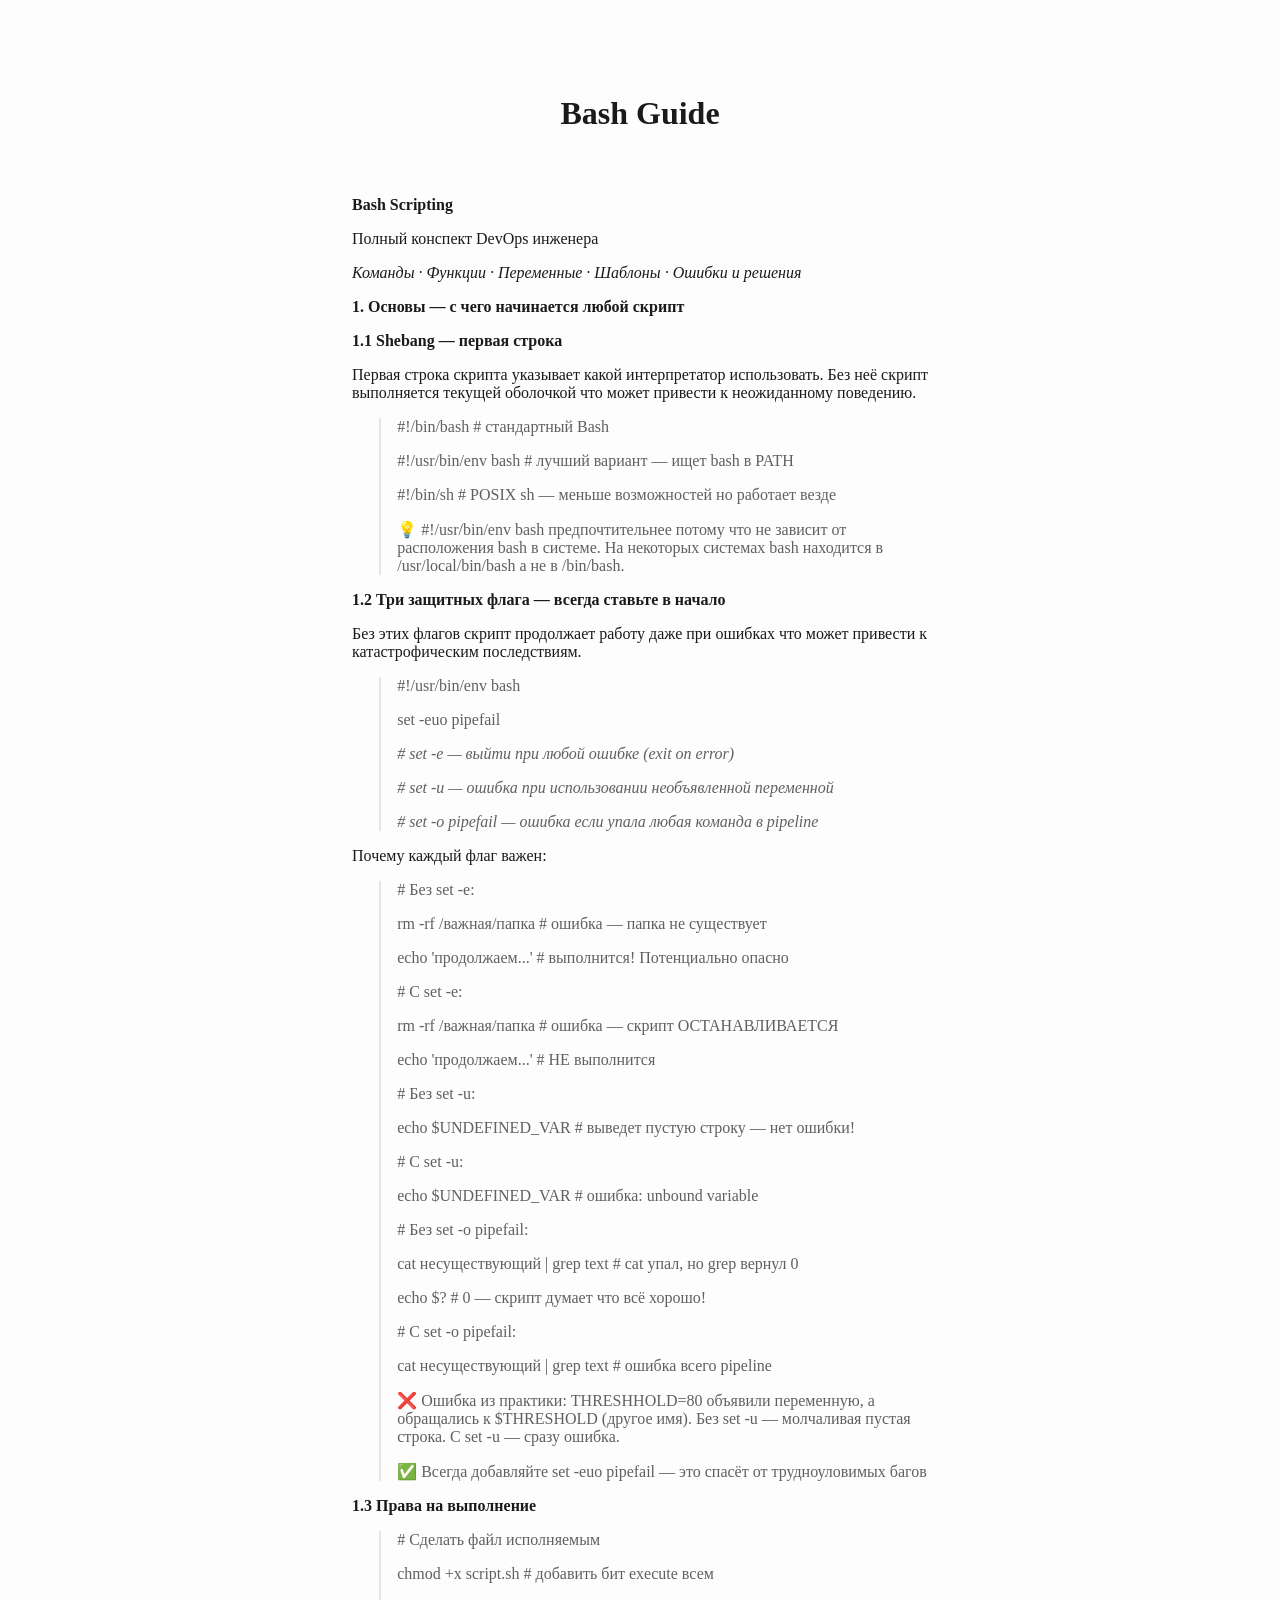
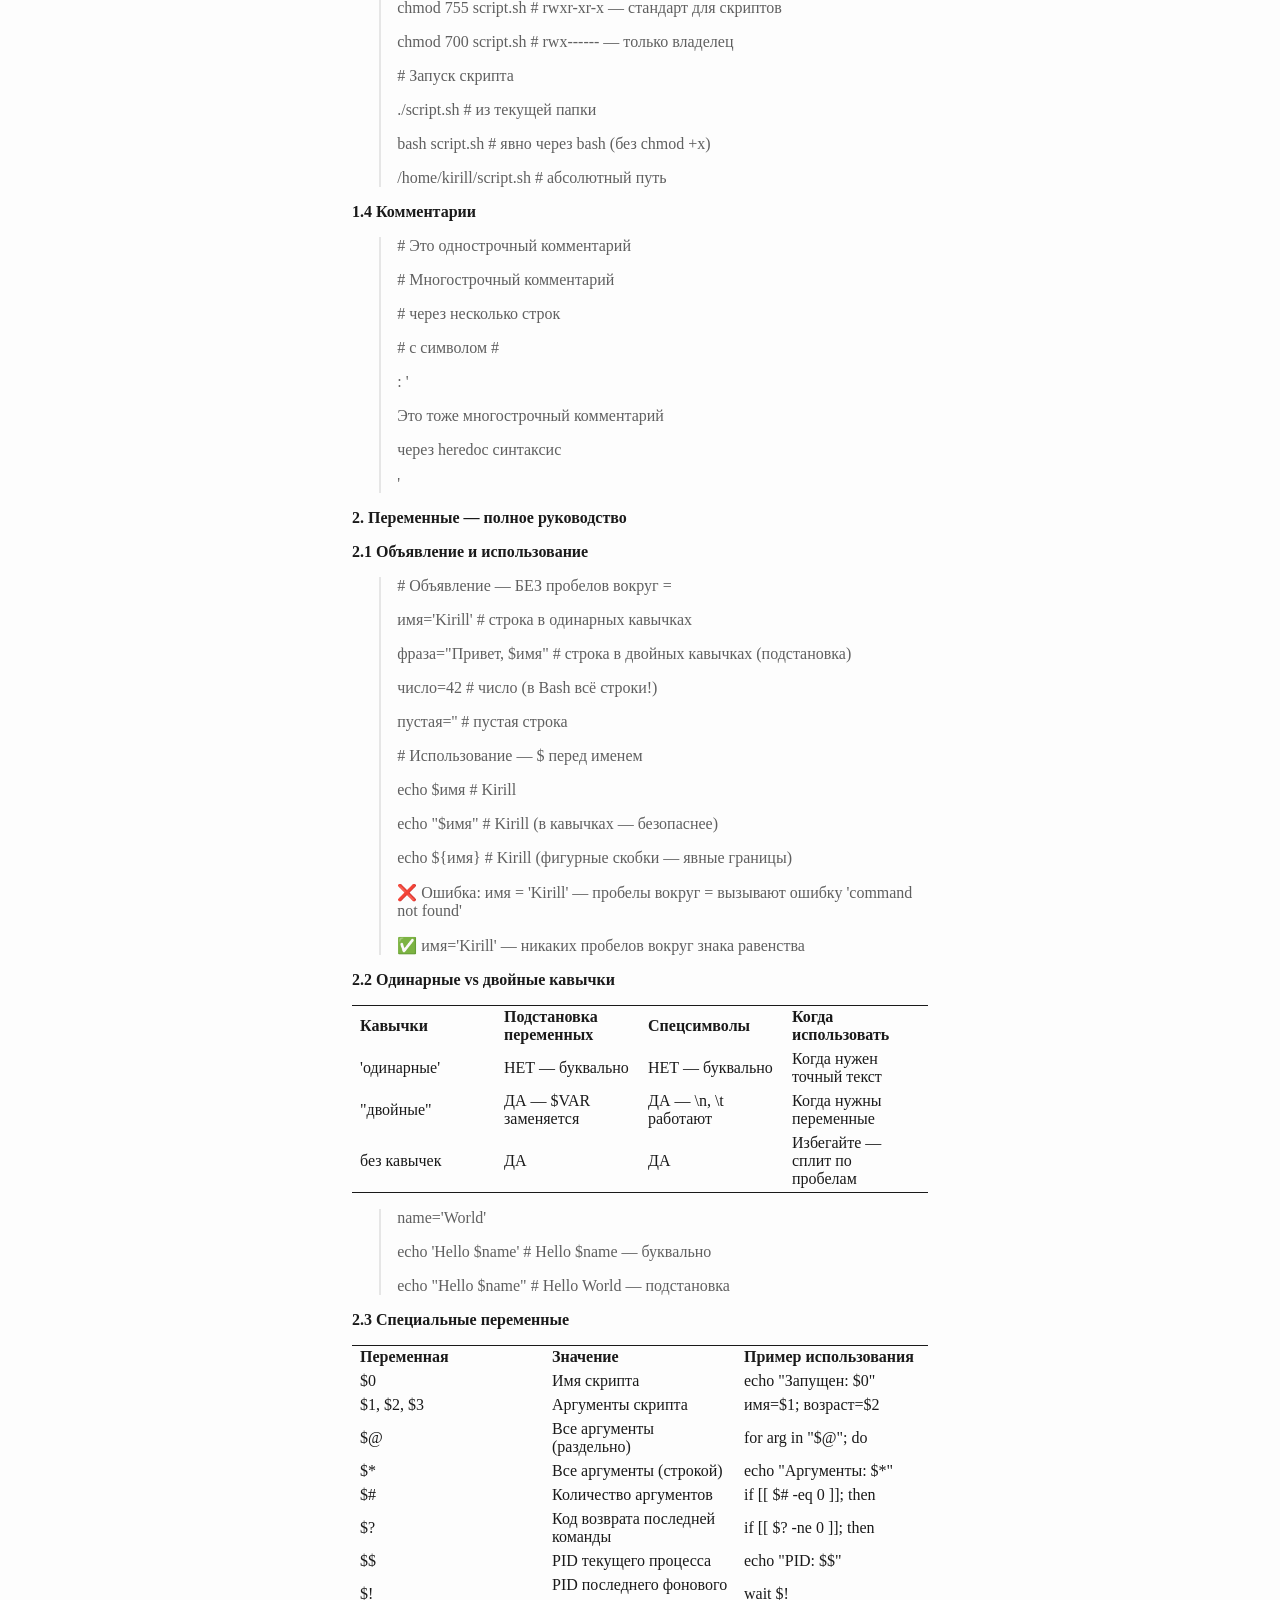
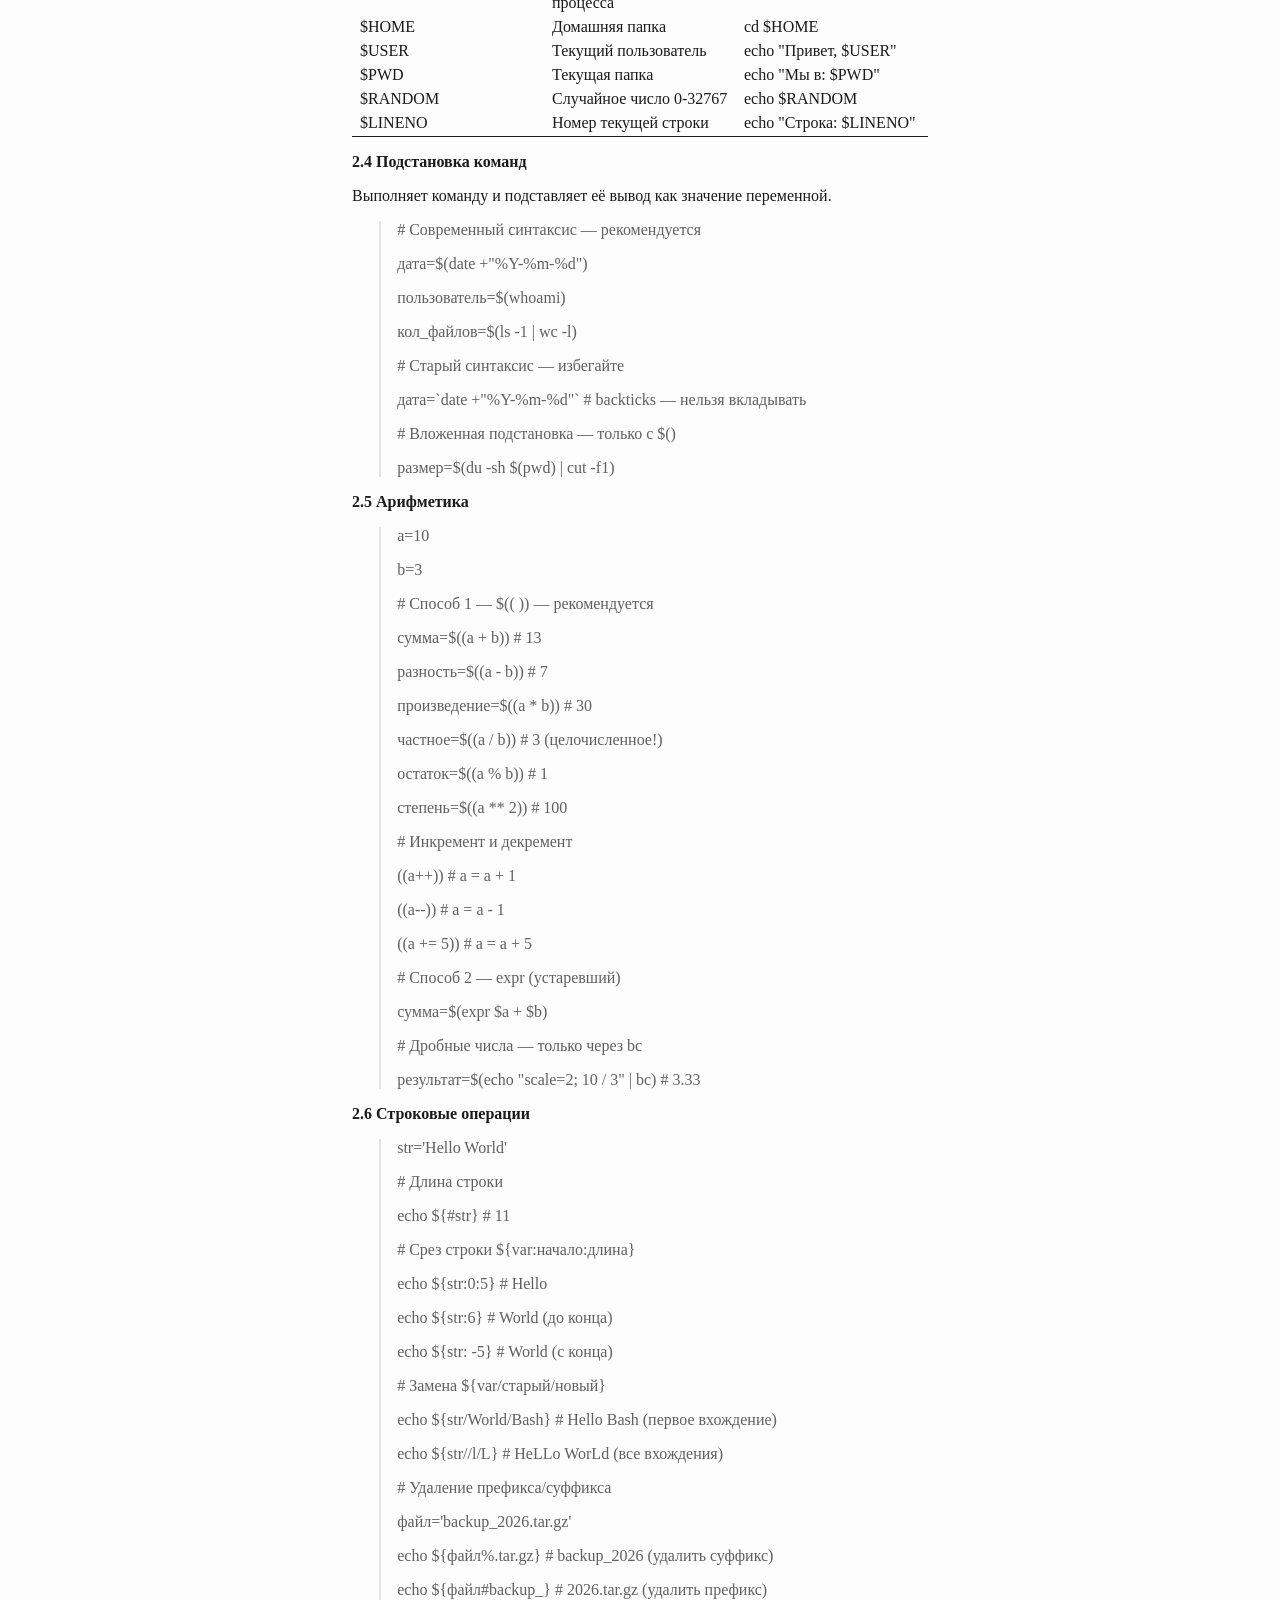
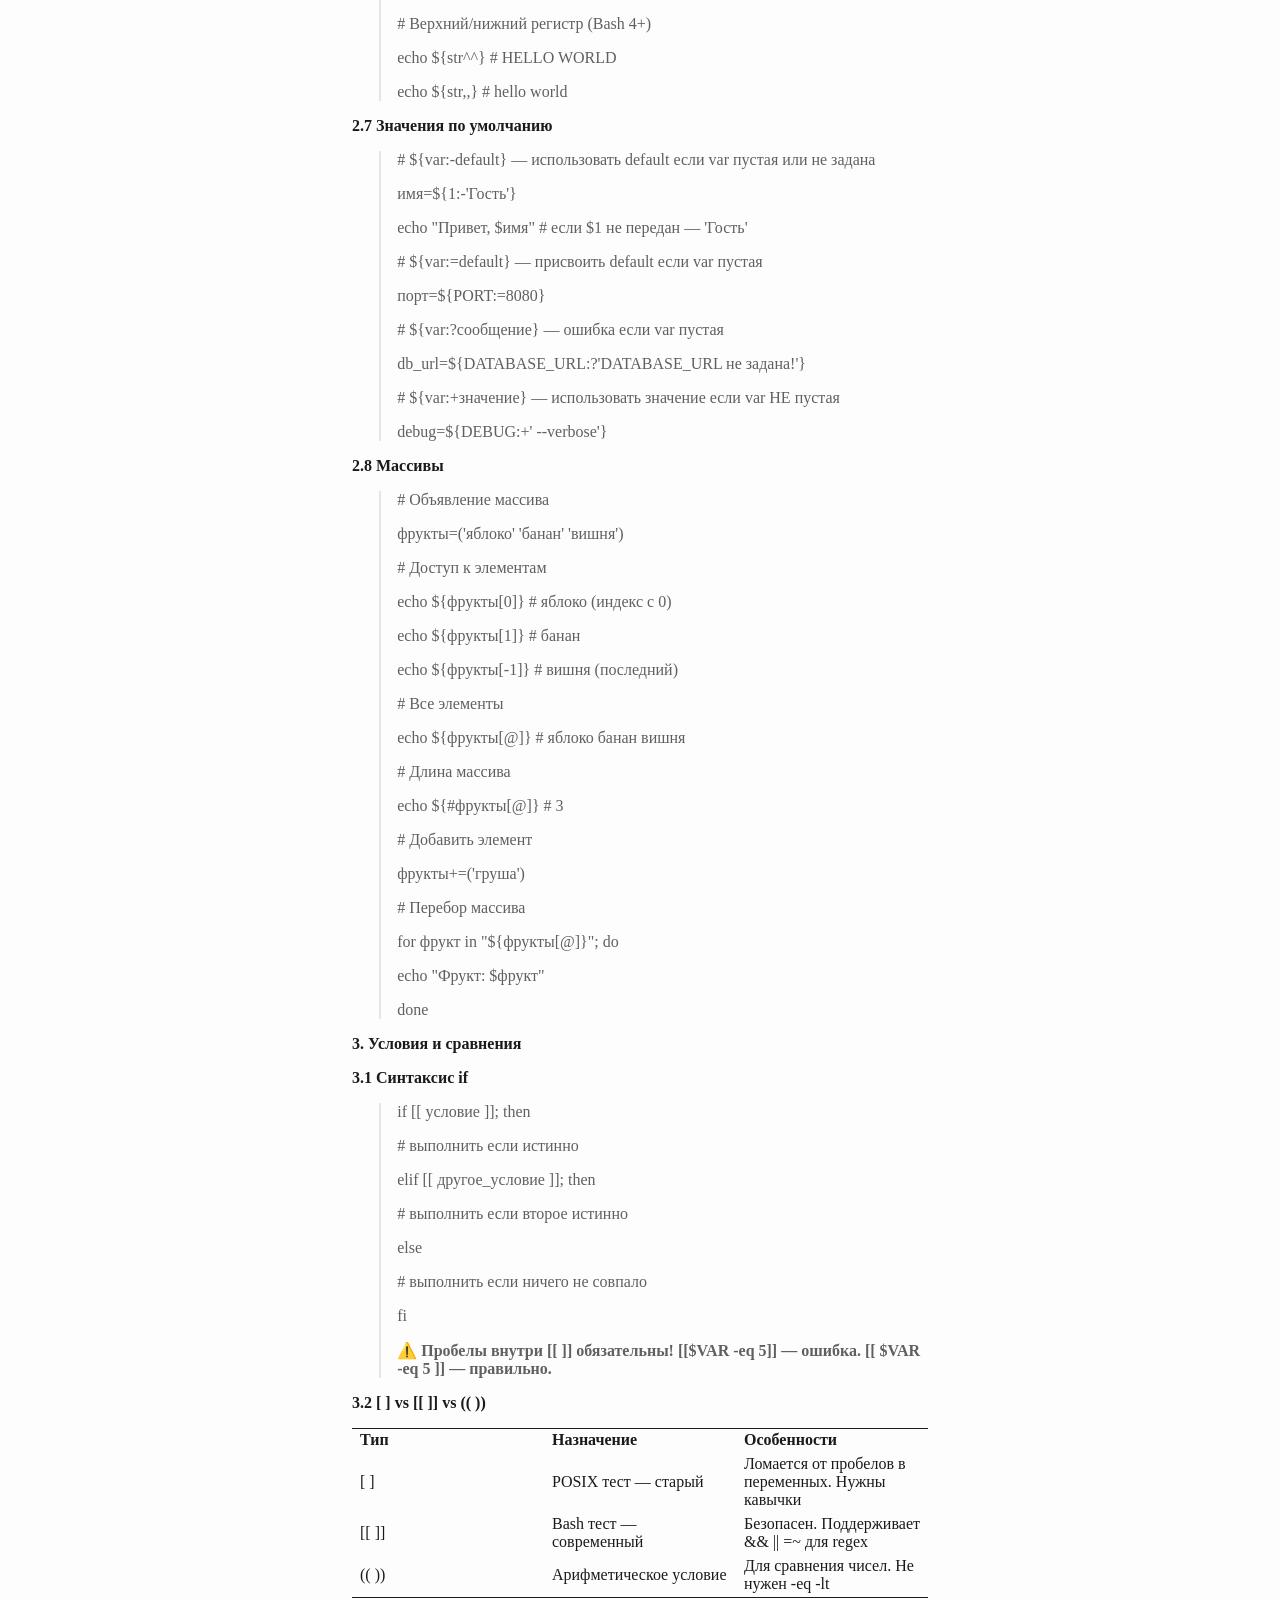
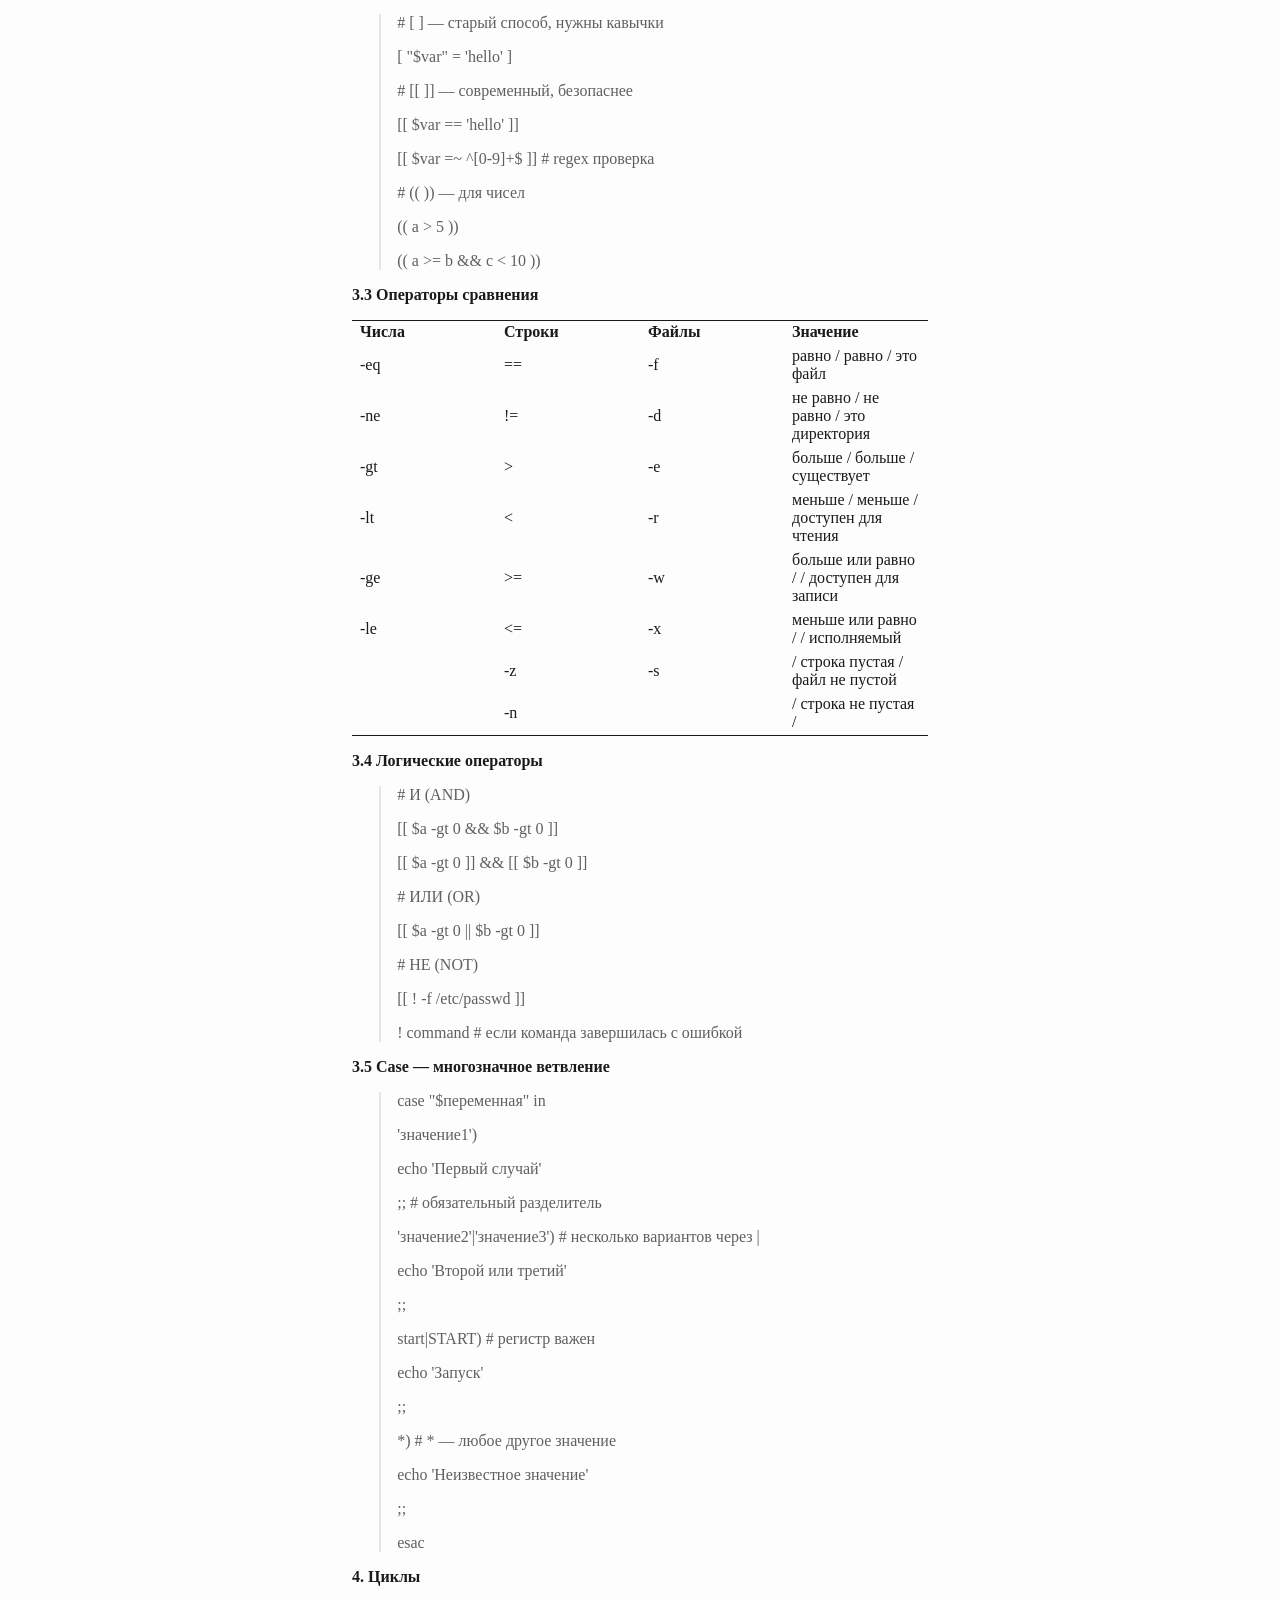
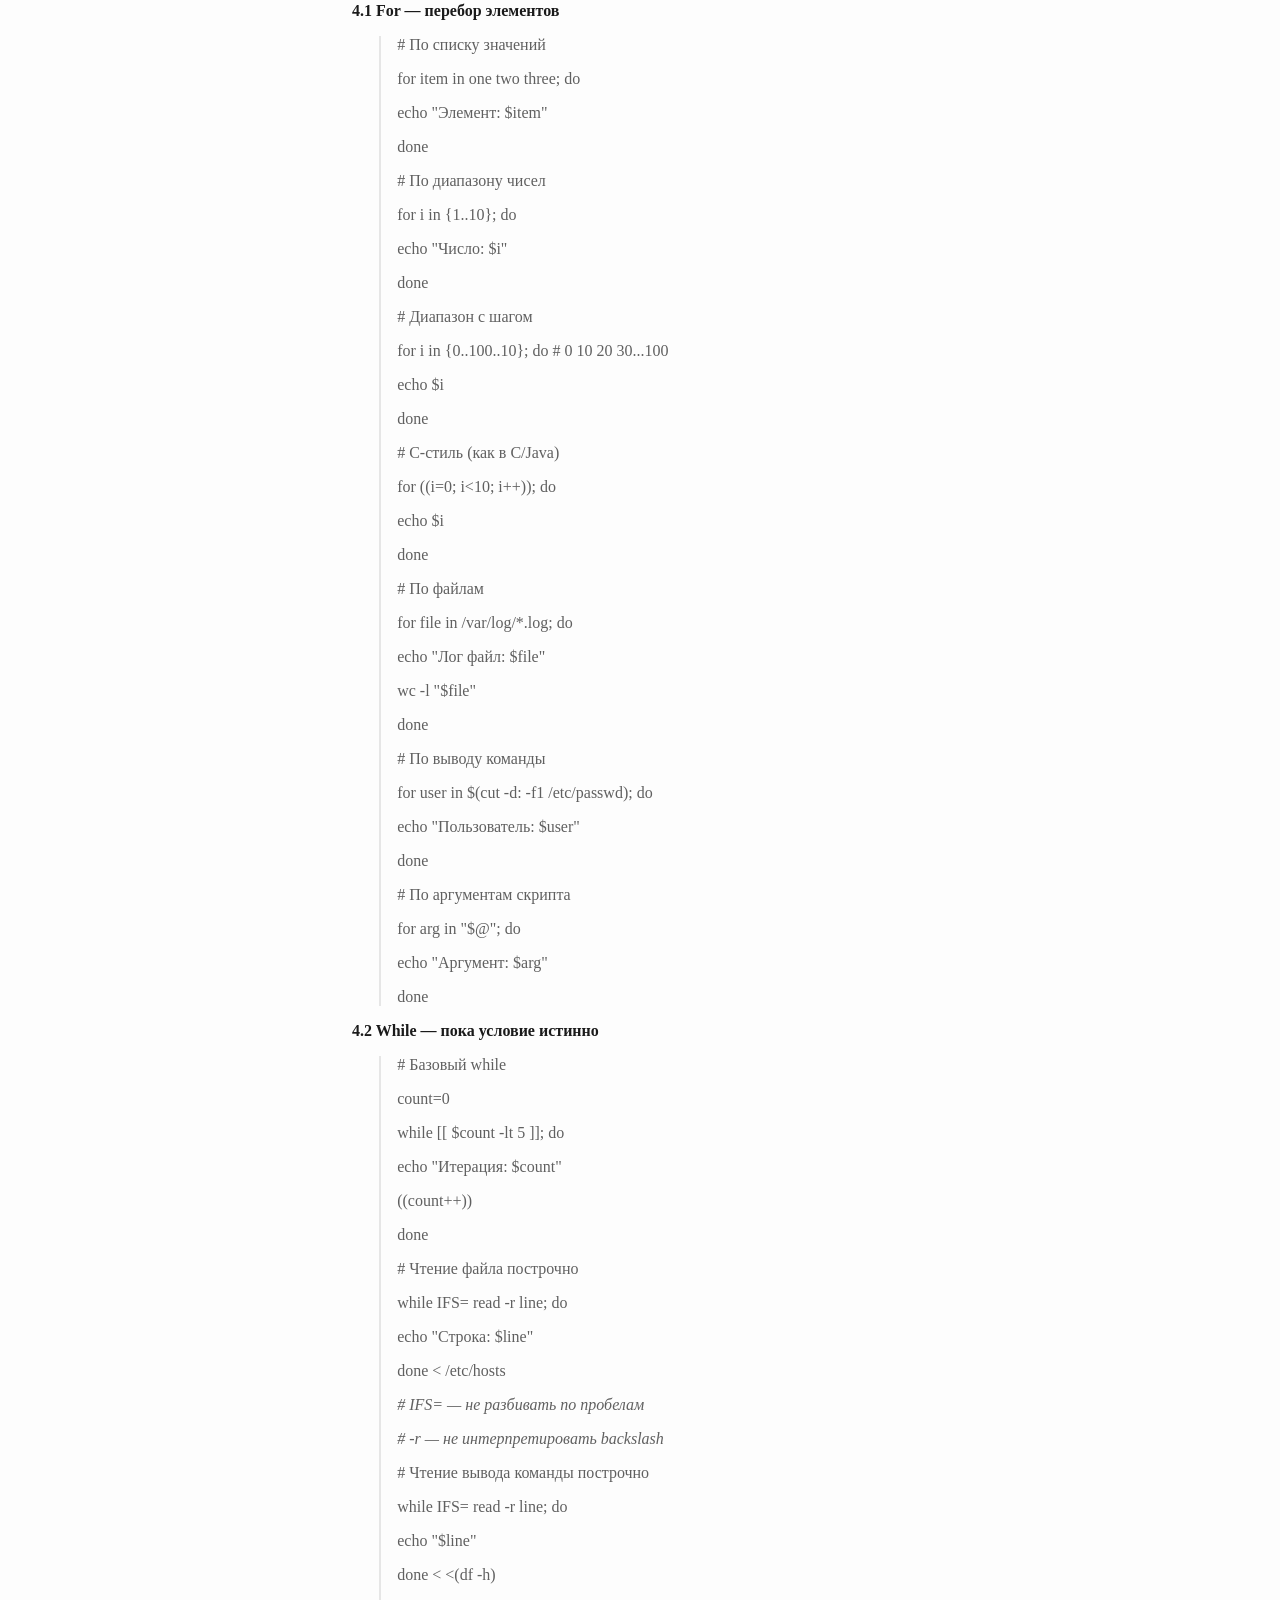
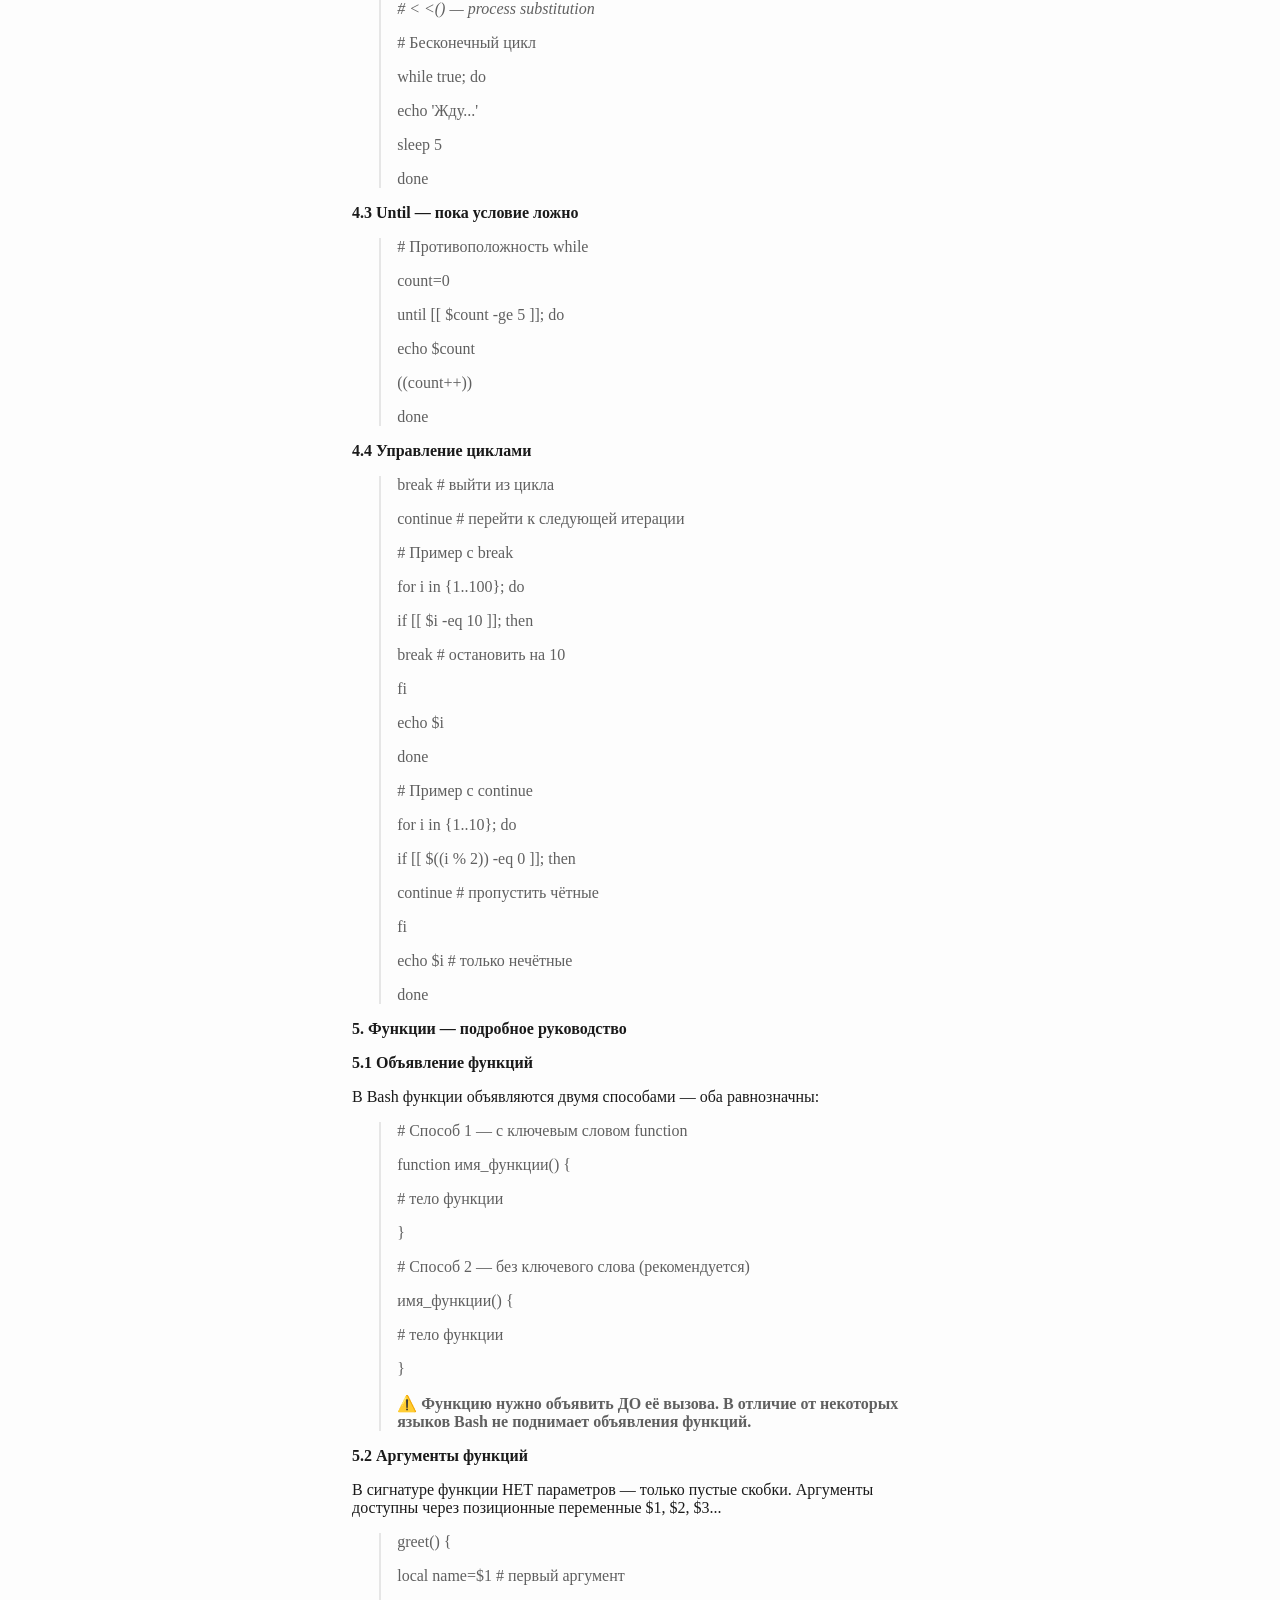
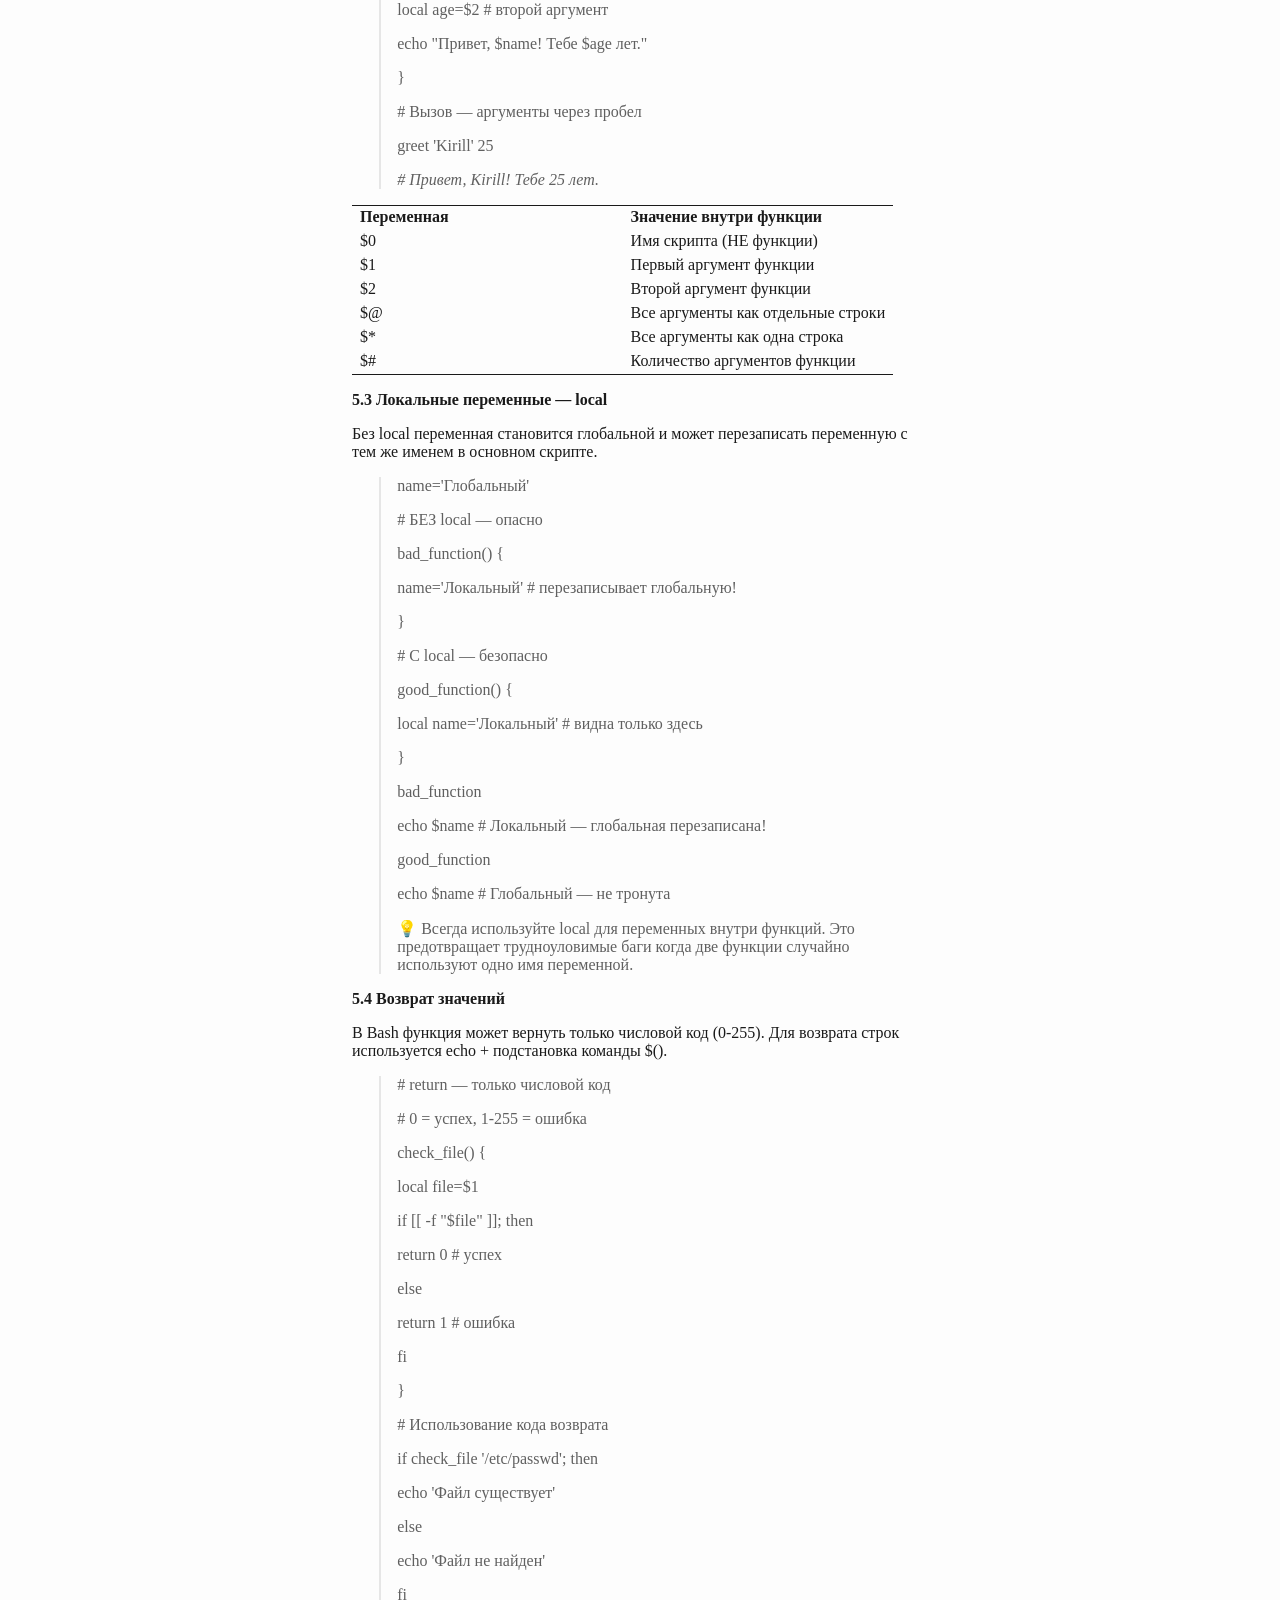
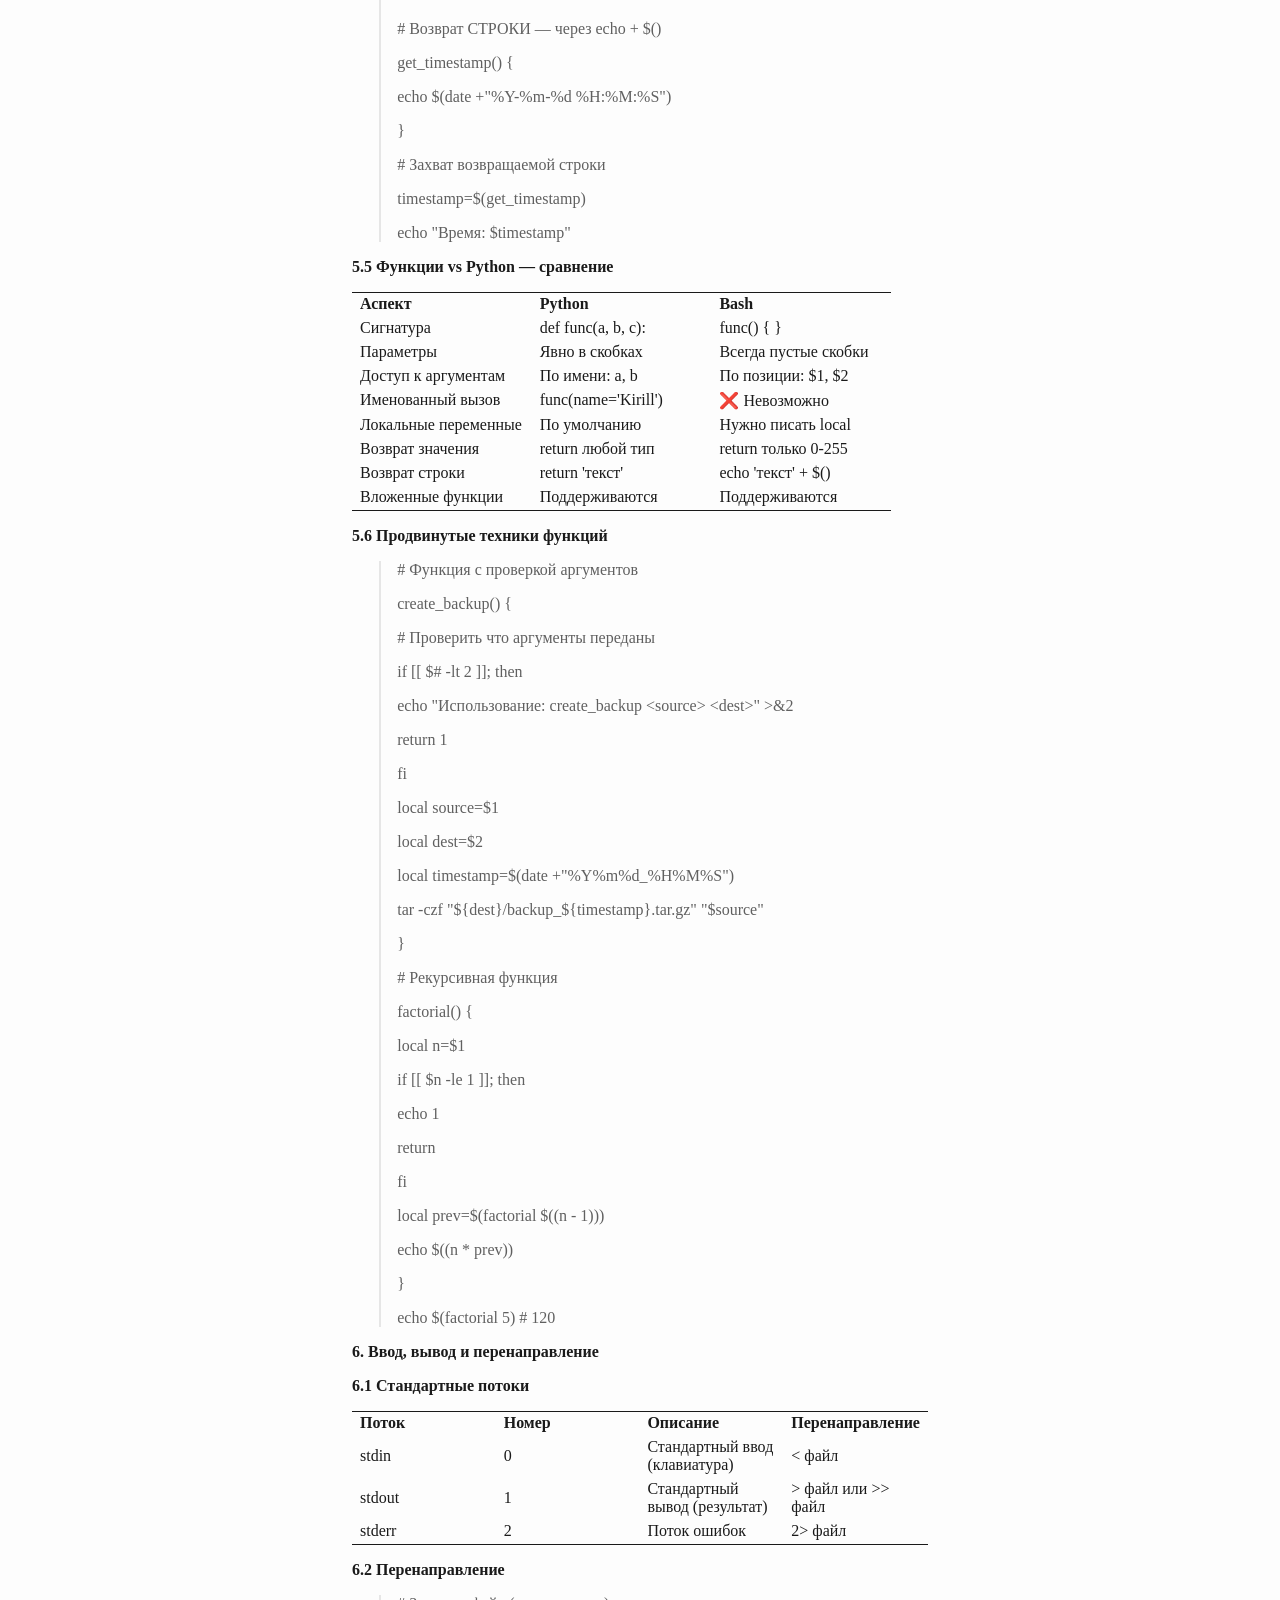
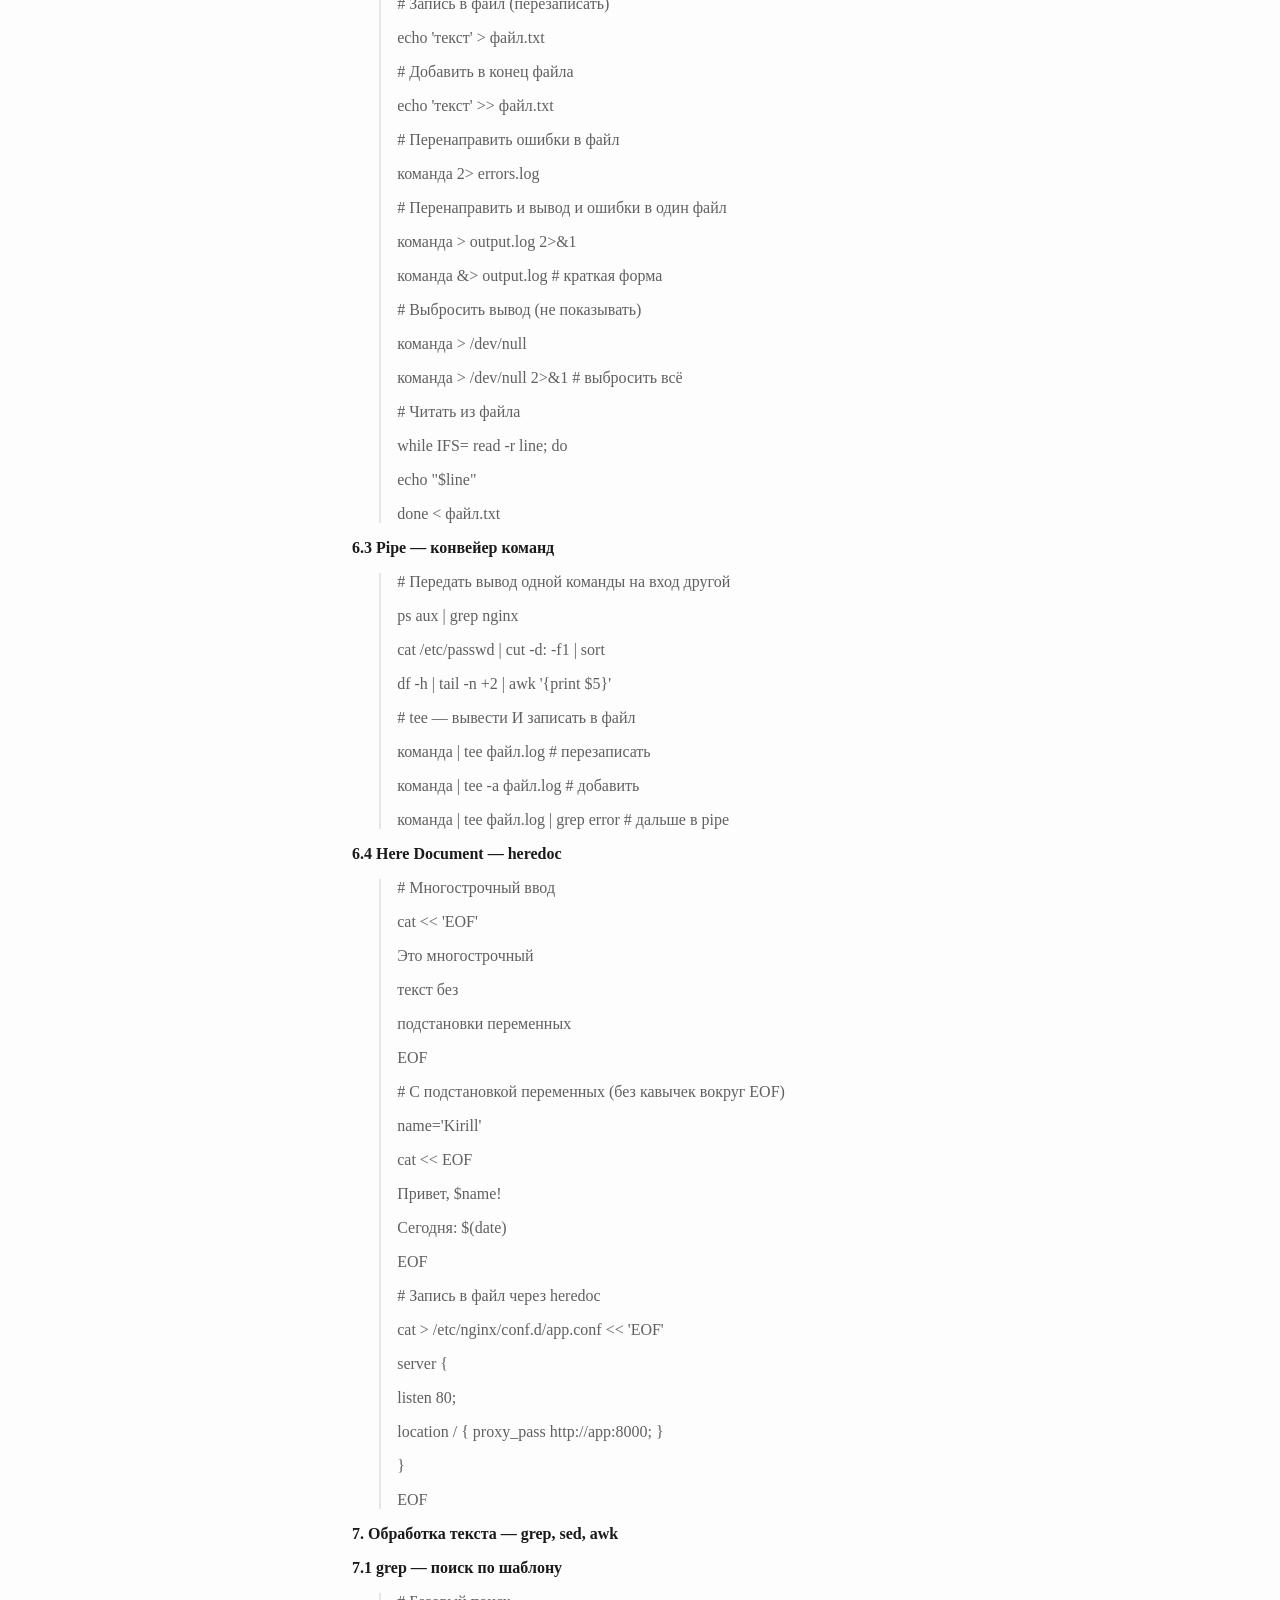
<file: notes/bash_guide.html>
<!DOCTYPE html>
<html xmlns="http://www.w3.org/1999/xhtml" lang="" xml:lang="">
<head>
  <meta charset="utf-8" />
  <meta name="generator" content="pandoc" />
  <meta name="viewport" content="width=device-width, initial-scale=1.0, user-scalable=yes" />
  <title>Bash Guide</title>
  <style>
    html {
      color: #1a1a1a;
      background-color: #fdfdfd;
    }
    body {
      margin: 0 auto;
      max-width: 36em;
      padding-left: 50px;
      padding-right: 50px;
      padding-top: 50px;
      padding-bottom: 50px;
      hyphens: auto;
      overflow-wrap: break-word;
      text-rendering: optimizeLegibility;
      font-kerning: normal;
    }
    @media (max-width: 600px) {
      body {
        font-size: 0.9em;
        padding: 12px;
      }
      h1 {
        font-size: 1.8em;
      }
    }
    @media print {
      html {
        background-color: white;
      }
      body {
        background-color: transparent;
        color: black;
        font-size: 12pt;
      }
      p, h2, h3 {
        orphans: 3;
        widows: 3;
      }
      h2, h3, h4 {
        page-break-after: avoid;
      }
    }
    p {
      margin: 1em 0;
    }
    a {
      color: #1a1a1a;
    }
    a:visited {
      color: #1a1a1a;
    }
    img {
      max-width: 100%;
    }
    svg {
      height: auto;
      max-width: 100%;
    }
    h1, h2, h3, h4, h5, h6 {
      margin-top: 1.4em;
    }
    h5, h6 {
      font-size: 1em;
      font-style: italic;
    }
    h6 {
      font-weight: normal;
    }
    ol, ul {
      padding-left: 1.7em;
      margin-top: 1em;
    }
    li > ol, li > ul {
      margin-top: 0;
    }
    blockquote {
      margin: 1em 0 1em 1.7em;
      padding-left: 1em;
      border-left: 2px solid #e6e6e6;
      color: #606060;
    }
    code {
      font-family: Menlo, Monaco, Consolas, 'Lucida Console', monospace;
      font-size: 85%;
      margin: 0;
      hyphens: manual;
    }
    pre {
      margin: 1em 0;
      overflow: auto;
    }
    pre code {
      padding: 0;
      overflow: visible;
      overflow-wrap: normal;
    }
    .sourceCode {
     background-color: transparent;
     overflow: visible;
    }
    hr {
      border: none;
      border-top: 1px solid #1a1a1a;
      height: 1px;
      margin: 1em 0;
    }
    table {
      margin: 1em 0;
      border-collapse: collapse;
      width: 100%;
      overflow-x: auto;
      display: block;
      font-variant-numeric: lining-nums tabular-nums;
    }
    table caption {
      margin-bottom: 0.75em;
    }
    tbody {
      margin-top: 0.5em;
      border-top: 1px solid #1a1a1a;
      border-bottom: 1px solid #1a1a1a;
    }
    th {
      border-top: 1px solid #1a1a1a;
      padding: 0.25em 0.5em 0.25em 0.5em;
    }
    td {
      padding: 0.125em 0.5em 0.25em 0.5em;
    }
    header {
      margin-bottom: 4em;
      text-align: center;
    }
    #TOC li {
      list-style: none;
    }
    #TOC ul {
      padding-left: 1.3em;
    }
    #TOC > ul {
      padding-left: 0;
    }
    #TOC a:not(:hover) {
      text-decoration: none;
    }
    code{white-space: pre-wrap;}
    span.smallcaps{font-variant: small-caps;}
    div.columns{display: flex; gap: min(4vw, 1.5em);}
    div.column{flex: auto; overflow-x: auto;}
    div.hanging-indent{margin-left: 1.5em; text-indent: -1.5em;}
    /* The extra [class] is a hack that increases specificity enough to
       override a similar rule in reveal.js */
    ul.task-list[class]{list-style: none;}
    ul.task-list li input[type="checkbox"] {
      font-size: inherit;
      width: 0.8em;
      margin: 0 0.8em 0.2em -1.6em;
      vertical-align: middle;
    }
    .display.math{display: block; text-align: center; margin: 0.5rem auto;}
  </style>
</head>
<body>
<header id="title-block-header">
<h1 class="title">Bash Guide</h1>
</header>
<p><strong>Bash Scripting</strong></p>
<p>Полный конспект DevOps инженера</p>
<p><em>Команды · Функции · Переменные · Шаблоны · Ошибки и
решения</em></p>
<p><strong>1. Основы — с чего начинается любой скрипт</strong></p>
<p><strong>1.1 Shebang — первая строка</strong></p>
<p>Первая строка скрипта указывает какой интерпретатор использовать. Без
неё скрипт выполняется текущей оболочкой что может привести к
неожиданному поведению.</p>
<blockquote>
<p>#!/bin/bash # стандартный Bash</p>
<p>#!/usr/bin/env bash # лучший вариант — ищет bash в PATH</p>
<p>#!/bin/sh # POSIX sh — меньше возможностей но работает везде</p>
<p>💡 #!/usr/bin/env bash предпочтительнее потому что не зависит от
расположения bash в системе. На некоторых системах bash находится в
/usr/local/bin/bash а не в /bin/bash.</p>
</blockquote>
<p><strong>1.2 Три защитных флага — всегда ставьте в начало</strong></p>
<p>Без этих флагов скрипт продолжает работу даже при ошибках что может
привести к катастрофическим последствиям.</p>
<blockquote>
<p>#!/usr/bin/env bash</p>
<p>set -euo pipefail</p>
<p><em># set -e — выйти при любой ошибке (exit on error)</em></p>
<p><em># set -u — ошибка при использовании необъявленной
переменной</em></p>
<p><em># set -o pipefail — ошибка если упала любая команда в
pipeline</em></p>
</blockquote>
<p>Почему каждый флаг важен:</p>
<blockquote>
<p># Без set -e:</p>
<p>rm -rf /важная/папка # ошибка — папка не существует</p>
<p>echo 'продолжаем...' # выполнится! Потенциально опасно</p>
<p># С set -e:</p>
<p>rm -rf /важная/папка # ошибка — скрипт ОСТАНАВЛИВАЕТСЯ</p>
<p>echo 'продолжаем...' # НЕ выполнится</p>
<p># Без set -u:</p>
<p>echo $UNDEFINED_VAR # выведет пустую строку — нет ошибки!</p>
<p># С set -u:</p>
<p>echo $UNDEFINED_VAR # ошибка: unbound variable</p>
<p># Без set -o pipefail:</p>
<p>cat несуществующий | grep text # cat упал, но grep вернул 0</p>
<p>echo $? # 0 — скрипт думает что всё хорошо!</p>
<p># С set -o pipefail:</p>
<p>cat несуществующий | grep text # ошибка всего pipeline</p>
<p>❌ Ошибка из практики: THRESHHOLD=80 объявили переменную, а
обращались к $THRESHOLD (другое имя). Без set -u — молчаливая пустая
строка. С set -u — сразу ошибка.</p>
<p>✅ Всегда добавляйте set -euo pipefail — это спасёт от трудноуловимых
багов</p>
</blockquote>
<p><strong>1.3 Права на выполнение</strong></p>
<blockquote>
<p># Сделать файл исполняемым</p>
<p>chmod +x script.sh # добавить бит execute всем</p>
<p>chmod 755 script.sh # rwxr-xr-x — стандарт для скриптов</p>
<p>chmod 700 script.sh # rwx------ — только владелец</p>
<p># Запуск скрипта</p>
<p>./script.sh # из текущей папки</p>
<p>bash script.sh # явно через bash (без chmod +x)</p>
<p>/home/kirill/script.sh # абсолютный путь</p>
</blockquote>
<p><strong>1.4 Комментарии</strong></p>
<blockquote>
<p># Это однострочный комментарий</p>
<p># Многострочный комментарий</p>
<p># через несколько строк</p>
<p># с символом #</p>
<p>: '</p>
<p>Это тоже многострочный комментарий</p>
<p>через heredoc синтаксис</p>
<p>'</p>
</blockquote>
<p><strong>2. Переменные — полное руководство</strong></p>
<p><strong>2.1 Объявление и использование</strong></p>
<blockquote>
<p># Объявление — БЕЗ пробелов вокруг =</p>
<p>имя='Kirill' # строка в одинарных кавычках</p>
<p>фраза="Привет, $имя" # строка в двойных кавычках (подстановка)</p>
<p>число=42 # число (в Bash всё строки!)</p>
<p>пустая='' # пустая строка</p>
<p># Использование — $ перед именем</p>
<p>echo $имя # Kirill</p>
<p>echo "$имя" # Kirill (в кавычках — безопаснее)</p>
<p>echo ${имя} # Kirill (фигурные скобки — явные границы)</p>
<p>❌ Ошибка: имя = 'Kirill' — пробелы вокруг = вызывают ошибку 'command
not found'</p>
<p>✅ имя='Kirill' — никаких пробелов вокруг знака равенства</p>
</blockquote>
<p><strong>2.2 Одинарные vs двойные кавычки</strong></p>
<table>
<colgroup>
<col style="width: 25%" />
<col style="width: 25%" />
<col style="width: 25%" />
<col style="width: 25%" />
</colgroup>
<tbody>
<tr>
<td><strong>Кавычки</strong></td>
<td><strong>Подстановка переменных</strong></td>
<td><strong>Спецсимволы</strong></td>
<td><strong>Когда использовать</strong></td>
</tr>
<tr>
<td>'одинарные'</td>
<td>НЕТ — буквально</td>
<td>НЕТ — буквально</td>
<td>Когда нужен точный текст</td>
</tr>
<tr>
<td>"двойные"</td>
<td>ДА — $VAR заменяется</td>
<td>ДА — \n, \t работают</td>
<td>Когда нужны переменные</td>
</tr>
<tr>
<td>без кавычек</td>
<td>ДА</td>
<td>ДА</td>
<td>Избегайте — сплит по пробелам</td>
</tr>
</tbody>
</table>
<blockquote>
<p>name='World'</p>
<p>echo 'Hello $name' # Hello $name — буквально</p>
<p>echo "Hello $name" # Hello World — подстановка</p>
</blockquote>
<p><strong>2.3 Специальные переменные</strong></p>
<table>
<colgroup>
<col style="width: 33%" />
<col style="width: 33%" />
<col style="width: 33%" />
</colgroup>
<tbody>
<tr>
<td><strong>Переменная</strong></td>
<td><strong>Значение</strong></td>
<td><strong>Пример использования</strong></td>
</tr>
<tr>
<td>$0</td>
<td>Имя скрипта</td>
<td>echo "Запущен: $0"</td>
</tr>
<tr>
<td>$1, $2, $3</td>
<td>Аргументы скрипта</td>
<td>имя=$1; возраст=$2</td>
</tr>
<tr>
<td>$@</td>
<td>Все аргументы (раздельно)</td>
<td>for arg in "$@"; do</td>
</tr>
<tr>
<td>$*</td>
<td>Все аргументы (строкой)</td>
<td>echo "Аргументы: $*"</td>
</tr>
<tr>
<td>$#</td>
<td>Количество аргументов</td>
<td>if [[ $# -eq 0 ]]; then</td>
</tr>
<tr>
<td>$?</td>
<td>Код возврата последней команды</td>
<td>if [[ $? -ne 0 ]]; then</td>
</tr>
<tr>
<td>$$</td>
<td>PID текущего процесса</td>
<td>echo "PID: $$"</td>
</tr>
<tr>
<td>$!</td>
<td>PID последнего фонового процесса</td>
<td>wait $!</td>
</tr>
<tr>
<td>$HOME</td>
<td>Домашняя папка</td>
<td>cd $HOME</td>
</tr>
<tr>
<td>$USER</td>
<td>Текущий пользователь</td>
<td>echo "Привет, $USER"</td>
</tr>
<tr>
<td>$PWD</td>
<td>Текущая папка</td>
<td>echo "Мы в: $PWD"</td>
</tr>
<tr>
<td>$RANDOM</td>
<td>Случайное число 0-32767</td>
<td>echo $RANDOM</td>
</tr>
<tr>
<td>$LINENO</td>
<td>Номер текущей строки</td>
<td>echo "Строка: $LINENO"</td>
</tr>
</tbody>
</table>
<p><strong>2.4 Подстановка команд</strong></p>
<p>Выполняет команду и подставляет её вывод как значение переменной.</p>
<blockquote>
<p># Современный синтаксис — рекомендуется</p>
<p>дата=$(date +"%Y-%m-%d")</p>
<p>пользователь=$(whoami)</p>
<p>кол_файлов=$(ls -1 | wc -l)</p>
<p># Старый синтаксис — избегайте</p>
<p>дата=`date +"%Y-%m-%d"` # backticks — нельзя вкладывать</p>
<p># Вложенная подстановка — только с $()</p>
<p>размер=$(du -sh $(pwd) | cut -f1)</p>
</blockquote>
<p><strong>2.5 Арифметика</strong></p>
<blockquote>
<p>a=10</p>
<p>b=3</p>
<p># Способ 1 — $(( )) — рекомендуется</p>
<p>сумма=$((a + b)) # 13</p>
<p>разность=$((a - b)) # 7</p>
<p>произведение=$((a * b)) # 30</p>
<p>частное=$((a / b)) # 3 (целочисленное!)</p>
<p>остаток=$((a % b)) # 1</p>
<p>степень=$((a ** 2)) # 100</p>
<p># Инкремент и декремент</p>
<p>((a++)) # a = a + 1</p>
<p>((a--)) # a = a - 1</p>
<p>((a += 5)) # a = a + 5</p>
<p># Способ 2 — expr (устаревший)</p>
<p>сумма=$(expr $a + $b)</p>
<p># Дробные числа — только через bc</p>
<p>результат=$(echo "scale=2; 10 / 3" | bc) # 3.33</p>
</blockquote>
<p><strong>2.6 Строковые операции</strong></p>
<blockquote>
<p>str='Hello World'</p>
<p># Длина строки</p>
<p>echo ${#str} # 11</p>
<p># Срез строки ${var:начало:длина}</p>
<p>echo ${str:0:5} # Hello</p>
<p>echo ${str:6} # World (до конца)</p>
<p>echo ${str: -5} # World (с конца)</p>
<p># Замена ${var/старый/новый}</p>
<p>echo ${str/World/Bash} # Hello Bash (первое вхождение)</p>
<p>echo ${str//l/L} # HeLLo WorLd (все вхождения)</p>
<p># Удаление префикса/суффикса</p>
<p>файл='backup_2026.tar.gz'</p>
<p>echo ${файл%.tar.gz} # backup_2026 (удалить суффикс)</p>
<p>echo ${файл#backup_} # 2026.tar.gz (удалить префикс)</p>
<p># Верхний/нижний регистр (Bash 4+)</p>
<p>echo ${str^^} # HELLO WORLD</p>
<p>echo ${str,,} # hello world</p>
</blockquote>
<p><strong>2.7 Значения по умолчанию</strong></p>
<blockquote>
<p># ${var:-default} — использовать default если var пустая или не
задана</p>
<p>имя=${1:-'Гость'}</p>
<p>echo "Привет, $имя" # если $1 не передан — 'Гость'</p>
<p># ${var:=default} — присвоить default если var пустая</p>
<p>порт=${PORT:=8080}</p>
<p># ${var:?сообщение} — ошибка если var пустая</p>
<p>db_url=${DATABASE_URL:?'DATABASE_URL не задана!'}</p>
<p># ${var:+значение} — использовать значение если var НЕ пустая</p>
<p>debug=${DEBUG:+' --verbose'}</p>
</blockquote>
<p><strong>2.8 Массивы</strong></p>
<blockquote>
<p># Объявление массива</p>
<p>фрукты=('яблоко' 'банан' 'вишня')</p>
<p># Доступ к элементам</p>
<p>echo ${фрукты[0]} # яблоко (индекс с 0)</p>
<p>echo ${фрукты[1]} # банан</p>
<p>echo ${фрукты[-1]} # вишня (последний)</p>
<p># Все элементы</p>
<p>echo ${фрукты[@]} # яблоко банан вишня</p>
<p># Длина массива</p>
<p>echo ${#фрукты[@]} # 3</p>
<p># Добавить элемент</p>
<p>фрукты+=('груша')</p>
<p># Перебор массива</p>
<p>for фрукт in "${фрукты[@]}"; do</p>
<p>echo "Фрукт: $фрукт"</p>
<p>done</p>
</blockquote>
<p><strong>3. Условия и сравнения</strong></p>
<p><strong>3.1 Синтаксис if</strong></p>
<blockquote>
<p>if [[ условие ]]; then</p>
<p># выполнить если истинно</p>
<p>elif [[ другое_условие ]]; then</p>
<p># выполнить если второе истинно</p>
<p>else</p>
<p># выполнить если ничего не совпало</p>
<p>fi</p>
<p><strong>⚠️ Пробелы внутри [[ ]] обязательны! [[$VAR -eq 5]] — ошибка.
[[ $VAR -eq 5 ]] — правильно.</strong></p>
</blockquote>
<p><strong>3.2 [ ] vs [[ ]] vs (( ))</strong></p>
<table>
<colgroup>
<col style="width: 33%" />
<col style="width: 33%" />
<col style="width: 33%" />
</colgroup>
<tbody>
<tr>
<td><strong>Тип</strong></td>
<td><strong>Назначение</strong></td>
<td><strong>Особенности</strong></td>
</tr>
<tr>
<td>[ ]</td>
<td>POSIX тест — старый</td>
<td>Ломается от пробелов в переменных. Нужны кавычки</td>
</tr>
<tr>
<td>[[ ]]</td>
<td>Bash тест — современный</td>
<td>Безопасен. Поддерживает &amp;&amp; || =~ для regex</td>
</tr>
<tr>
<td>(( ))</td>
<td>Арифметическое условие</td>
<td>Для сравнения чисел. Не нужен -eq -lt</td>
</tr>
</tbody>
</table>
<blockquote>
<p># [ ] — старый способ, нужны кавычки</p>
<p>[ "$var" = 'hello' ]</p>
<p># [[ ]] — современный, безопаснее</p>
<p>[[ $var == 'hello' ]]</p>
<p>[[ $var =~ ^[0-9]+$ ]] # regex проверка</p>
<p># (( )) — для чисел</p>
<p>(( a &gt; 5 ))</p>
<p>(( a &gt;= b &amp;&amp; c &lt; 10 ))</p>
</blockquote>
<p><strong>3.3 Операторы сравнения</strong></p>
<table>
<colgroup>
<col style="width: 25%" />
<col style="width: 25%" />
<col style="width: 25%" />
<col style="width: 25%" />
</colgroup>
<tbody>
<tr>
<td><strong>Числа</strong></td>
<td><strong>Строки</strong></td>
<td><strong>Файлы</strong></td>
<td><strong>Значение</strong></td>
</tr>
<tr>
<td>-eq</td>
<td>==</td>
<td>-f</td>
<td>равно / равно / это файл</td>
</tr>
<tr>
<td>-ne</td>
<td>!=</td>
<td>-d</td>
<td>не равно / не равно / это директория</td>
</tr>
<tr>
<td>-gt</td>
<td>&gt;</td>
<td>-e</td>
<td>больше / больше / существует</td>
</tr>
<tr>
<td>-lt</td>
<td>&lt;</td>
<td>-r</td>
<td>меньше / меньше / доступен для чтения</td>
</tr>
<tr>
<td>-ge</td>
<td>&gt;=</td>
<td>-w</td>
<td>больше или равно / / доступен для записи</td>
</tr>
<tr>
<td>-le</td>
<td>&lt;=</td>
<td>-x</td>
<td>меньше или равно / / исполняемый</td>
</tr>
<tr>
<td></td>
<td>-z</td>
<td>-s</td>
<td>/ строка пустая / файл не пустой</td>
</tr>
<tr>
<td></td>
<td>-n</td>
<td></td>
<td>/ строка не пустая /</td>
</tr>
</tbody>
</table>
<p><strong>3.4 Логические операторы</strong></p>
<blockquote>
<p># И (AND)</p>
<p>[[ $a -gt 0 &amp;&amp; $b -gt 0 ]]</p>
<p>[[ $a -gt 0 ]] &amp;&amp; [[ $b -gt 0 ]]</p>
<p># ИЛИ (OR)</p>
<p>[[ $a -gt 0 || $b -gt 0 ]]</p>
<p># НЕ (NOT)</p>
<p>[[ ! -f /etc/passwd ]]</p>
<p>! command # если команда завершилась с ошибкой</p>
</blockquote>
<p><strong>3.5 Case — многозначное ветвление</strong></p>
<blockquote>
<p>case "$переменная" in</p>
<p>'значение1')</p>
<p>echo 'Первый случай'</p>
<p>;; # обязательный разделитель</p>
<p>'значение2'|'значение3') # несколько вариантов через |</p>
<p>echo 'Второй или третий'</p>
<p>;;</p>
<p>start|START) # регистр важен</p>
<p>echo 'Запуск'</p>
<p>;;</p>
<p>*) # * — любое другое значение</p>
<p>echo 'Неизвестное значение'</p>
<p>;;</p>
<p>esac</p>
</blockquote>
<p><strong>4. Циклы</strong></p>
<p><strong>4.1 For — перебор элементов</strong></p>
<blockquote>
<p># По списку значений</p>
<p>for item in one two three; do</p>
<p>echo "Элемент: $item"</p>
<p>done</p>
<p># По диапазону чисел</p>
<p>for i in {1..10}; do</p>
<p>echo "Число: $i"</p>
<p>done</p>
<p># Диапазон с шагом</p>
<p>for i in {0..100..10}; do # 0 10 20 30...100</p>
<p>echo $i</p>
<p>done</p>
<p># C-стиль (как в C/Java)</p>
<p>for ((i=0; i&lt;10; i++)); do</p>
<p>echo $i</p>
<p>done</p>
<p># По файлам</p>
<p>for file in /var/log/*.log; do</p>
<p>echo "Лог файл: $file"</p>
<p>wc -l "$file"</p>
<p>done</p>
<p># По выводу команды</p>
<p>for user in $(cut -d: -f1 /etc/passwd); do</p>
<p>echo "Пользователь: $user"</p>
<p>done</p>
<p># По аргументам скрипта</p>
<p>for arg in "$@"; do</p>
<p>echo "Аргумент: $arg"</p>
<p>done</p>
</blockquote>
<p><strong>4.2 While — пока условие истинно</strong></p>
<blockquote>
<p># Базовый while</p>
<p>count=0</p>
<p>while [[ $count -lt 5 ]]; do</p>
<p>echo "Итерация: $count"</p>
<p>((count++))</p>
<p>done</p>
<p># Чтение файла построчно</p>
<p>while IFS= read -r line; do</p>
<p>echo "Строка: $line"</p>
<p>done &lt; /etc/hosts</p>
<p><em># IFS= — не разбивать по пробелам</em></p>
<p><em># -r — не интерпретировать backslash</em></p>
<p># Чтение вывода команды построчно</p>
<p>while IFS= read -r line; do</p>
<p>echo "$line"</p>
<p>done &lt; &lt;(df -h)</p>
<p><em># &lt; &lt;() — process substitution</em></p>
<p># Бесконечный цикл</p>
<p>while true; do</p>
<p>echo 'Жду...'</p>
<p>sleep 5</p>
<p>done</p>
</blockquote>
<p><strong>4.3 Until — пока условие ложно</strong></p>
<blockquote>
<p># Противоположность while</p>
<p>count=0</p>
<p>until [[ $count -ge 5 ]]; do</p>
<p>echo $count</p>
<p>((count++))</p>
<p>done</p>
</blockquote>
<p><strong>4.4 Управление циклами</strong></p>
<blockquote>
<p>break # выйти из цикла</p>
<p>continue # перейти к следующей итерации</p>
<p># Пример с break</p>
<p>for i in {1..100}; do</p>
<p>if [[ $i -eq 10 ]]; then</p>
<p>break # остановить на 10</p>
<p>fi</p>
<p>echo $i</p>
<p>done</p>
<p># Пример с continue</p>
<p>for i in {1..10}; do</p>
<p>if [[ $((i % 2)) -eq 0 ]]; then</p>
<p>continue # пропустить чётные</p>
<p>fi</p>
<p>echo $i # только нечётные</p>
<p>done</p>
</blockquote>
<p><strong>5. Функции — подробное руководство</strong></p>
<p><strong>5.1 Объявление функций</strong></p>
<p>В Bash функции объявляются двумя способами — оба равнозначны:</p>
<blockquote>
<p># Способ 1 — с ключевым словом function</p>
<p>function имя_функции() {</p>
<p># тело функции</p>
<p>}</p>
<p># Способ 2 — без ключевого слова (рекомендуется)</p>
<p>имя_функции() {</p>
<p># тело функции</p>
<p>}</p>
<p><strong>⚠️ Функцию нужно объявить ДО её вызова. В отличие от
некоторых языков Bash не поднимает объявления функций.</strong></p>
</blockquote>
<p><strong>5.2 Аргументы функций</strong></p>
<p>В сигнатуре функции НЕТ параметров — только пустые скобки. Аргументы
доступны через позиционные переменные $1, $2, $3...</p>
<blockquote>
<p>greet() {</p>
<p>local name=$1 # первый аргумент</p>
<p>local age=$2 # второй аргумент</p>
<p>echo "Привет, $name! Тебе $age лет."</p>
<p>}</p>
<p># Вызов — аргументы через пробел</p>
<p>greet 'Kirill' 25</p>
<p><em># Привет, Kirill! Тебе 25 лет.</em></p>
</blockquote>
<table>
<colgroup>
<col style="width: 50%" />
<col style="width: 50%" />
</colgroup>
<tbody>
<tr>
<td><strong>Переменная</strong></td>
<td><strong>Значение внутри функции</strong></td>
</tr>
<tr>
<td>$0</td>
<td>Имя скрипта (НЕ функции)</td>
</tr>
<tr>
<td>$1</td>
<td>Первый аргумент функции</td>
</tr>
<tr>
<td>$2</td>
<td>Второй аргумент функции</td>
</tr>
<tr>
<td>$@</td>
<td>Все аргументы как отдельные строки</td>
</tr>
<tr>
<td>$*</td>
<td>Все аргументы как одна строка</td>
</tr>
<tr>
<td>$#</td>
<td>Количество аргументов функции</td>
</tr>
</tbody>
</table>
<p><strong>5.3 Локальные переменные — local</strong></p>
<p>Без local переменная становится глобальной и может перезаписать
переменную с тем же именем в основном скрипте.</p>
<blockquote>
<p>name='Глобальный'</p>
<p># БЕЗ local — опасно</p>
<p>bad_function() {</p>
<p>name='Локальный' # перезаписывает глобальную!</p>
<p>}</p>
<p># С local — безопасно</p>
<p>good_function() {</p>
<p>local name='Локальный' # видна только здесь</p>
<p>}</p>
<p>bad_function</p>
<p>echo $name # Локальный — глобальная перезаписана!</p>
<p>good_function</p>
<p>echo $name # Глобальный — не тронута</p>
<p>💡 Всегда используйте local для переменных внутри функций. Это
предотвращает трудноуловимые баги когда две функции случайно используют
одно имя переменной.</p>
</blockquote>
<p><strong>5.4 Возврат значений</strong></p>
<p>В Bash функция может вернуть только числовой код (0-255). Для
возврата строк используется echo + подстановка команды $().</p>
<blockquote>
<p># return — только числовой код</p>
<p># 0 = успех, 1-255 = ошибка</p>
<p>check_file() {</p>
<p>local file=$1</p>
<p>if [[ -f "$file" ]]; then</p>
<p>return 0 # успех</p>
<p>else</p>
<p>return 1 # ошибка</p>
<p>fi</p>
<p>}</p>
<p># Использование кода возврата</p>
<p>if check_file '/etc/passwd'; then</p>
<p>echo 'Файл существует'</p>
<p>else</p>
<p>echo 'Файл не найден'</p>
<p>fi</p>
<p># Возврат СТРОКИ — через echo + $()</p>
<p>get_timestamp() {</p>
<p>echo $(date +"%Y-%m-%d %H:%M:%S")</p>
<p>}</p>
<p># Захват возвращаемой строки</p>
<p>timestamp=$(get_timestamp)</p>
<p>echo "Время: $timestamp"</p>
</blockquote>
<p><strong>5.5 Функции vs Python — сравнение</strong></p>
<table>
<colgroup>
<col style="width: 33%" />
<col style="width: 33%" />
<col style="width: 33%" />
</colgroup>
<tbody>
<tr>
<td><strong>Аспект</strong></td>
<td><strong>Python</strong></td>
<td><strong>Bash</strong></td>
</tr>
<tr>
<td>Сигнатура</td>
<td>def func(a, b, c):</td>
<td>func() { }</td>
</tr>
<tr>
<td>Параметры</td>
<td>Явно в скобках</td>
<td>Всегда пустые скобки</td>
</tr>
<tr>
<td>Доступ к аргументам</td>
<td>По имени: a, b</td>
<td>По позиции: $1, $2</td>
</tr>
<tr>
<td>Именованный вызов</td>
<td>func(name='Kirill')</td>
<td>❌ Невозможно</td>
</tr>
<tr>
<td>Локальные переменные</td>
<td>По умолчанию</td>
<td>Нужно писать local</td>
</tr>
<tr>
<td>Возврат значения</td>
<td>return любой тип</td>
<td>return только 0-255</td>
</tr>
<tr>
<td>Возврат строки</td>
<td>return 'текст'</td>
<td>echo 'текст' + $()</td>
</tr>
<tr>
<td>Вложенные функции</td>
<td>Поддерживаются</td>
<td>Поддерживаются</td>
</tr>
</tbody>
</table>
<p><strong>5.6 Продвинутые техники функций</strong></p>
<blockquote>
<p># Функция с проверкой аргументов</p>
<p>create_backup() {</p>
<p># Проверить что аргументы переданы</p>
<p>if [[ $# -lt 2 ]]; then</p>
<p>echo "Использование: create_backup &lt;source&gt; &lt;dest&gt;"
&gt;&amp;2</p>
<p>return 1</p>
<p>fi</p>
<p>local source=$1</p>
<p>local dest=$2</p>
<p>local timestamp=$(date +"%Y%m%d_%H%M%S")</p>
<p>tar -czf "${dest}/backup_${timestamp}.tar.gz" "$source"</p>
<p>}</p>
<p># Рекурсивная функция</p>
<p>factorial() {</p>
<p>local n=$1</p>
<p>if [[ $n -le 1 ]]; then</p>
<p>echo 1</p>
<p>return</p>
<p>fi</p>
<p>local prev=$(factorial $((n - 1)))</p>
<p>echo $((n * prev))</p>
<p>}</p>
<p>echo $(factorial 5) # 120</p>
</blockquote>
<p><strong>6. Ввод, вывод и перенаправление</strong></p>
<p><strong>6.1 Стандартные потоки</strong></p>
<table>
<colgroup>
<col style="width: 25%" />
<col style="width: 25%" />
<col style="width: 25%" />
<col style="width: 25%" />
</colgroup>
<tbody>
<tr>
<td><strong>Поток</strong></td>
<td><strong>Номер</strong></td>
<td><strong>Описание</strong></td>
<td><strong>Перенаправление</strong></td>
</tr>
<tr>
<td>stdin</td>
<td>0</td>
<td>Стандартный ввод (клавиатура)</td>
<td>&lt; файл</td>
</tr>
<tr>
<td>stdout</td>
<td>1</td>
<td>Стандартный вывод (результат)</td>
<td>&gt; файл или &gt;&gt; файл</td>
</tr>
<tr>
<td>stderr</td>
<td>2</td>
<td>Поток ошибок</td>
<td>2&gt; файл</td>
</tr>
</tbody>
</table>
<p><strong>6.2 Перенаправление</strong></p>
<blockquote>
<p># Запись в файл (перезаписать)</p>
<p>echo 'текст' &gt; файл.txt</p>
<p># Добавить в конец файла</p>
<p>echo 'текст' &gt;&gt; файл.txt</p>
<p># Перенаправить ошибки в файл</p>
<p>команда 2&gt; errors.log</p>
<p># Перенаправить и вывод и ошибки в один файл</p>
<p>команда &gt; output.log 2&gt;&amp;1</p>
<p>команда &amp;&gt; output.log # краткая форма</p>
<p># Выбросить вывод (не показывать)</p>
<p>команда &gt; /dev/null</p>
<p>команда &gt; /dev/null 2&gt;&amp;1 # выбросить всё</p>
<p># Читать из файла</p>
<p>while IFS= read -r line; do</p>
<p>echo "$line"</p>
<p>done &lt; файл.txt</p>
</blockquote>
<p><strong>6.3 Pipe — конвейер команд</strong></p>
<blockquote>
<p># Передать вывод одной команды на вход другой</p>
<p>ps aux | grep nginx</p>
<p>cat /etc/passwd | cut -d: -f1 | sort</p>
<p>df -h | tail -n +2 | awk '{print $5}'</p>
<p># tee — вывести И записать в файл</p>
<p>команда | tee файл.log # перезаписать</p>
<p>команда | tee -a файл.log # добавить</p>
<p>команда | tee файл.log | grep error # дальше в pipe</p>
</blockquote>
<p><strong>6.4 Here Document — heredoc</strong></p>
<blockquote>
<p># Многострочный ввод</p>
<p>cat &lt;&lt; 'EOF'</p>
<p>Это многострочный</p>
<p>текст без</p>
<p>подстановки переменных</p>
<p>EOF</p>
<p># С подстановкой переменных (без кавычек вокруг EOF)</p>
<p>name='Kirill'</p>
<p>cat &lt;&lt; EOF</p>
<p>Привет, $name!</p>
<p>Сегодня: $(date)</p>
<p>EOF</p>
<p># Запись в файл через heredoc</p>
<p>cat &gt; /etc/nginx/conf.d/app.conf &lt;&lt; 'EOF'</p>
<p>server {</p>
<p>listen 80;</p>
<p>location / { proxy_pass http://app:8000; }</p>
<p>}</p>
<p>EOF</p>
</blockquote>
<p><strong>7. Обработка текста — grep, sed, awk</strong></p>
<p><strong>7.1 grep — поиск по шаблону</strong></p>
<blockquote>
<p># Базовый поиск</p>
<p>grep 'nginx' /var/log/syslog</p>
<p># Полезные флаги</p>
<p>grep -i 'error' файл # -i игнорировать регистр</p>
<p>grep -r 'TODO' ./src/ # -r рекурсивно по папке</p>
<p>grep -n 'error' файл # -n показать номера строк</p>
<p>grep -v 'DEBUG' файл # -v инвертировать (исключить)</p>
<p>grep -c 'error' файл # -c подсчитать количество</p>
<p>grep -l 'error' *.log # -l показать только имена файлов</p>
<p>grep -A 3 'error' файл # -A 3 показать 3 строки ПОСЛЕ</p>
<p>grep -B 3 'error' файл # -B 3 показать 3 строки ДО</p>
<p>grep -E 'error|warning' # -E расширенный regex</p>
<p># Regex примеры</p>
<p>grep '^ERROR' файл # строки начинающиеся с ERROR</p>
<p>grep 'ERROR$' файл # строки заканчивающиеся на ERROR</p>
<p>grep '[0-9]\{3\}' файл # три цифры подряд</p>
<p>grep -E '^[0-9]+\.' файл # строки начинающиеся с числа и точки</p>
</blockquote>
<p><strong>7.2 sed — потоковый редактор</strong></p>
<blockquote>
<p># Замена текста</p>
<p>sed 's/старый/новый/' файл # первое вхождение в строке</p>
<p>sed 's/старый/новый/g' файл # все вхождения (g=global)</p>
<p>sed 's/старый/новый/gi' файл # игнорировать регистр</p>
<p># Редактировать файл на месте</p>
<p>sed -i 's/старый/новый/g' файл # изменить файл</p>
<p>sed -i.bak 's/старый/новый/g' файл # с резервной копией .bak</p>
<p># Удаление строк</p>
<p>sed '/pattern/d' файл # удалить строки с pattern</p>
<p>sed '5d' файл # удалить 5-ю строку</p>
<p>sed '1,3d' файл # удалить строки 1-3</p>
<p># Вывод определённых строк</p>
<p>sed -n '5p' файл # показать 5-ю строку</p>
<p>sed -n '1,10p' файл # показать строки 1-10</p>
<p># Вставка строк</p>
<p>sed '3a\новая строка' файл # добавить после 3-й</p>
<p>sed '3i\новая строка' файл # вставить перед 3-й</p>
</blockquote>
<p><strong>7.3 awk — обработка таблиц</strong></p>
<blockquote>
<p># Базовый синтаксис: awk '{действие}' файл</p>
<p># Поля разделены пробелом по умолчанию</p>
<p># $1 = первое поле, $2 = второе, $NF = последнее</p>
<p>awk '{print $1}' файл # первое поле каждой строки</p>
<p>awk '{print $1, $3}' файл # первое и третье</p>
<p>awk '{print NR, $0}' файл # номер строки + вся строка</p>
<p># Другой разделитель</p>
<p>awk -F: '{print $1}' /etc/passwd # разделитель :</p>
<p>awk -F, '{print $2}' data.csv # разделитель ,</p>
<p># Условия</p>
<p>awk '$3 &gt; 100 {print $1}' файл # если 3-е поле &gt; 100</p>
<p>awk '/error/ {print}' файл # строки содержащие error</p>
<p>awk 'NR &gt; 1 {print}' файл # пропустить первую строку</p>
<p># Вычисления</p>
<p>awk '{sum += $3} END {print sum}' файл # сумма 3-го поля</p>
<p>awk 'END {print NR}' файл # количество строк</p>
<p># Реальные примеры</p>
<p>df -h | awk '{print $5}' | tr -d '%' # заполненность дисков</p>
<p>ps aux | awk '{print $1, $2, $11}' # user PID command</p>
<p>cat /etc/passwd | awk -F: '{print $1}' # список пользователей</p>
</blockquote>
<p><strong>8. Обработка ошибок и отладка</strong></p>
<p><strong>8.1 Коды возврата</strong></p>
<blockquote>
<p># Каждая команда возвращает код</p>
<p># 0 = успех, 1-255 = ошибка</p>
<p>ls /существующая/папка</p>
<p>echo $? # 0 — успех</p>
<p>ls /несуществующая/папка</p>
<p>echo $? # 2 — ошибка</p>
<p># Проверка успешности команды</p>
<p>if command; then</p>
<p>echo 'Команда успешна'</p>
<p>fi</p>
<p># Короткие формы</p>
<p>command &amp;&amp; echo 'успех' # выполнить если команда успешна</p>
<p>command || echo 'ошибка' # выполнить если команда неуспешна</p>
<p>command || { echo 'ошибка'; exit 1; } # ошибка + выход</p>
</blockquote>
<p><strong>8.2 Trap — перехват сигналов</strong></p>
<blockquote>
<p># Выполнить функцию при выходе из скрипта</p>
<p>cleanup() {</p>
<p>echo 'Очистка временных файлов...'</p>
<p>rm -f /tmp/tmpfile_$$</p>
<p>}</p>
<p>trap cleanup EXIT # при любом выходе</p>
<p>trap cleanup INT TERM # при Ctrl+C или kill</p>
<p># Игнорировать сигнал</p>
<p>trap '' INT # игнорировать Ctrl+C</p>
<p># Восстановить обработчик по умолчанию</p>
<p>trap - INT</p>
</blockquote>
<p><strong>8.3 Отладка скриптов</strong></p>
<blockquote>
<p># Запустить с трассировкой</p>
<p>bash -x script.sh # показать каждую команду</p>
<p>bash -v script.sh # показать строки по мере чтения</p>
<p>bash -n script.sh # проверить синтаксис без запуска</p>
<p># Включить трассировку внутри скрипта</p>
<p>set -x # включить</p>
<p># ... проблемный код ...</p>
<p>set +x # выключить</p>
<p># Вывод отладочной информации</p>
<p>debug() {</p>
<p>[[ ${DEBUG:-0} == '1' ]] &amp;&amp; echo "[DEBUG] $*" &gt;&amp;2</p>
<p>}</p>
<p># Запуск с отладкой</p>
<p>DEBUG=1 ./script.sh</p>
</blockquote>
<p><strong>9. Шаблоны и готовые скрипты</strong></p>
<p><strong>9.1 Шаблон — основа любого скрипта</strong></p>
<blockquote>
<p>#!/usr/bin/env bash</p>
<p>set -euo pipefail</p>
<p># ============================================</p>
<p># Описание скрипта</p>
<p># Использование: ./script.sh [аргументы]</p>
<p># ============================================</p>
<p># Константы</p>
<p>readonly SCRIPT_DIR=$(cd "$(dirname "${BASH_SOURCE[0]}")" &amp;&amp;
pwd)</p>
<p>readonly SCRIPT_NAME=$(basename "$0")</p>
<p>readonly LOG_FILE="/tmp/${SCRIPT_NAME%.sh}.log"</p>
<p># Функция логирования</p>
<p>log() {</p>
<p>local level=$1; shift</p>
<p>local message="$*"</p>
<p>local timestamp=$(date +"%Y-%m-%d %H:%M:%S")</p>
<p>echo "[$timestamp] [$level] $message" | tee -a "$LOG_FILE"</p>
<p>}</p>
<p># Функция завершения с ошибкой</p>
<p>die() {</p>
<p>log 'ERROR' "$*"</p>
<p>exit 1</p>
<p>}</p>
<p># Функция очистки</p>
<p>cleanup() {</p>
<p>log 'INFO' 'Завершение работы'</p>
<p>}</p>
<p>trap cleanup EXIT</p>
<p># Проверка зависимостей</p>
<p>check_deps() {</p>
<p>local deps=('docker' 'curl' 'jq')</p>
<p>for dep in "${deps[@]}"; do</p>
<p>if ! command -v "$dep" &amp;&gt;/dev/null; then</p>
<p>die "Не найдена зависимость: $dep"</p>
<p>fi</p>
<p>done</p>
<p>}</p>
<p># Главная функция</p>
<p>main() {</p>
<p>log 'INFO' "Запуск $SCRIPT_NAME"</p>
<p>check_deps</p>
<p># Ваш код здесь</p>
<p>log 'INFO' "$SCRIPT_NAME завершён успешно"</p>
<p>}</p>
<p>main "$@"</p>
</blockquote>
<p><strong>9.2 Скрипт мониторинга системы</strong></p>
<blockquote>
<p>#!/usr/bin/env bash</p>
<p>set -euo pipefail</p>
<p>THRESHOLD_CPU=80</p>
<p>THRESHOLD_MEM=80</p>
<p>THRESHOLD_DISK=85</p>
<p>check_cpu() {</p>
<p>local cpu=$(top -bn1 | grep 'Cpu(s)' | awk '{print $2}' | cut -d.
-f1)</p>
<p>if [[ $cpu -ge $THRESHOLD_CPU ]]; then</p>
<p>echo "WARN: CPU = ${cpu}%"</p>
<p>else</p>
<p>echo "OK: CPU = ${cpu}%"</p>
<p>fi</p>
<p>}</p>
<p>check_memory() {</p>
<p>local used=$(free | grep Mem | awk '{printf "%.0f", $3/$2*100}')</p>
<p>if [[ $used -ge $THRESHOLD_MEM ]]; then</p>
<p>echo "WARN: RAM = ${used}%"</p>
<p>else</p>
<p>echo "OK: RAM = ${used}%"</p>
<p>fi</p>
<p>}</p>
<p>check_disk() {</p>
<p>while IFS= read -r line; do</p>
<p>local usage=$(echo "$line" | awk '{print $5}' | tr -d '%')</p>
<p>local mount=$(echo "$line" | awk '{print $6}')</p>
<p>local dev=$(echo "$line" | awk '{print $1}')</p>
<p>[[ "$dev" == tmpfs* ]] &amp;&amp; continue</p>
<p>if [[ $usage -ge $THRESHOLD_DISK ]]; then</p>
<p>echo "WARN: Диск $mount = ${usage}%"</p>
<p>else</p>
<p>echo "OK: Диск $mount = ${usage}%"</p>
<p>fi</p>
<p>done &lt; &lt;(df -h | tail -n +2)</p>
<p>}</p>
<p>echo '=== Мониторинг системы ==='</p>
<p>echo "Время: $(date '+%Y-%m-%d %H:%M:%S')"</p>
<p>echo '---'</p>
<p>check_cpu</p>
<p>check_memory</p>
<p>check_disk</p>
</blockquote>
<p><strong>9.3 Скрипт резервного копирования</strong></p>
<blockquote>
<p>#!/usr/bin/env bash</p>
<p>set -euo pipefail</p>
<p>SOURCE_DIR=${1:?'Укажите папку для бэкапа'}</p>
<p>BACKUP_DIR=${2:-'/tmp/backups'}</p>
<p>KEEP_DAYS=${3:-7}</p>
<p>TIMESTAMP=$(date +"%Y%m%d_%H%M%S")</p>
<p>BACKUP_FILE="$BACKUP_DIR/backup_${TIMESTAMP}.tar.gz"</p>
<p>mkdir -p "$BACKUP_DIR"</p>
<p>echo "Создаю бэкап: $BACKUP_FILE"</p>
<p>tar -czf "$BACKUP_FILE" "$SOURCE_DIR"</p>
<p>echo "Размер: $(du -sh $BACKUP_FILE | cut -f1)"</p>
<p># Удалить старые бэкапы</p>
<p>echo "Удаляю бэкапы старше $KEEP_DAYS дней..."</p>
<p>find "$BACKUP_DIR" -name 'backup_*.tar.gz' -mtime +$KEEP_DAYS
-delete</p>
<p>echo "Готово. Бэкапов сохранено: $(ls $BACKUP_DIR | wc -l)"</p>
</blockquote>
<p><strong>9.4 Скрипт проверки сервисов</strong></p>
<blockquote>
<p>#!/usr/bin/env bash</p>
<p>set -euo pipefail</p>
<p>SERVICES=('nginx' 'docker' 'sshd' 'fail2ban')</p>
<p>FAILED=0</p>
<p>check_service() {</p>
<p>local service=$1</p>
<p>if systemctl is-active --quiet "$service"; then</p>
<p>echo "✅ $service — работает"</p>
<p>else</p>
<p>echo "❌ $service — ОСТАНОВЛЕН"</p>
<p>FAILED=$((FAILED + 1))</p>
<p>fi</p>
<p>}</p>
<p>echo '=== Проверка сервисов ==='</p>
<p>for service in "${SERVICES[@]}"; do</p>
<p>check_service "$service"</p>
<p>done</p>
<p>if [[ $FAILED -gt 0 ]]; then</p>
<p>echo "ВНИМАНИЕ: $FAILED сервис(ов) не работает!"</p>
<p>exit 1</p>
<p>else</p>
<p>echo 'Все сервисы работают'</p>
<p>fi</p>
</blockquote>
<p><strong>9.5 Скрипт деплоя приложения</strong></p>
<blockquote>
<p>#!/usr/bin/env bash</p>
<p>set -euo pipefail</p>
<p>APP_DIR=${APP_DIR:-"$HOME/app"}</p>
<p>COMPOSE_FILE="$APP_DIR/docker-compose.yml"</p>
<p>LOG_FILE='/tmp/deploy.log'</p>
<p>log() { echo "[$(date '+%H:%M:%S')] $*" | tee -a "$LOG_FILE"; }</p>
<p>die() { log "ERROR: $*"; exit 1; }</p>
<p>start() {</p>
<p>log 'Запуск стека...'</p>
<p>docker compose -f "$COMPOSE_FILE" up -d</p>
<p>health_check</p>
<p>}</p>
<p>stop() {</p>
<p>log 'Остановка стека...'</p>
<p>docker compose -f "$COMPOSE_FILE" down</p>
<p>}</p>
<p>health_check() {</p>
<p>local url=${HEALTH_URL:-'http://localhost:80/live'}</p>
<p>local attempts=5</p>
<p>local n=0</p>
<p>while [[ $n -lt $attempts ]]; do</p>
<p>curl -sf "$url" &amp;&gt;/dev/null &amp;&amp; { log '✅ Сервис
доступен'; return 0; }</p>
<p>((n++))</p>
<p>log "Попытка $n/$attempts..."</p>
<p>sleep 3</p>
<p>done</p>
<p>die 'Сервис не отвечает!'</p>
<p>}</p>
<p>case "${1:-help}" in</p>
<p>start) start ;;</p>
<p>stop) stop ;;</p>
<p>restart) stop; sleep 2; start ;;</p>
<p>status) docker compose -f "$COMPOSE_FILE" ps ;;</p>
<p>logs) docker compose -f "$COMPOSE_FILE" logs --tail 50 ;;</p>
<p>health) health_check ;;</p>
<p>*)</p>
<p>echo "Использование: $0 {start|stop|restart|status|logs|health}"</p>
<p>exit 0 ;;</p>
<p>esac</p>
</blockquote>
<p><strong>9.6 Парсер логов</strong></p>
<blockquote>
<p>#!/usr/bin/env bash</p>
<p>set -euo pipefail</p>
<p>LOG_FILE=${1:-'/var/log/nginx/access.log'}</p>
<p>TOP_N=${2:-10}</p>
<p>[[ -f "$LOG_FILE" ]] || { echo "Файл не найден: $LOG_FILE"; exit 1;
}</p>
<p>echo "=== Анализ логов: $LOG_FILE ==="</p>
<p>echo "Период: $(head -1 $LOG_FILE | awk '{print $4}') — $(tail -1
$LOG_FILE | awk '{print $4}')"</p>
<p>echo "Всего запросов: $(wc -l &lt; $LOG_FILE)"</p>
<p>echo ''</p>
<p>echo "--- Топ $TOP_N IP адресов ---"</p>
<p>awk '{print $1}' "$LOG_FILE" | sort | uniq -c | sort -rn | head
-$TOP_N</p>
<p>echo ''</p>
<p>echo '--- Статусы ответов ---'</p>
<p>awk '{print $9}' "$LOG_FILE" | sort | uniq -c | sort -rn</p>
<p>echo ''</p>
<p>echo '--- Топ запрашиваемых URL ---'</p>
<p>awk '{print $7}' "$LOG_FILE" | sort | uniq -c | sort -rn | head
-$TOP_N</p>
<p>echo ''</p>
<p>echo '--- Ошибки 4xx и 5xx ---'</p>
<p>awk '$9 &gt;= 400 {print $9, $7}' "$LOG_FILE" | sort | uniq -c | sort
-rn | head -$TOP_N</p>
</blockquote>
<p><strong>10. Типичные ошибки и их решение</strong></p>
<blockquote>
<p>❌ Ошибка: command not found при объявлении переменной</p>
</blockquote>
<p>Причина: пробелы вокруг знака =</p>
<blockquote>
<p>имя = 'Kirill' # ошибка — пробелы</p>
<p>✅ имя='Kirill' # правильно — без пробелов</p>
<p>❌ Ошибка: [: ожидается унарный оператор</p>
</blockquote>
<p>Причина: переменная пустая или содержит пробелы, используются [ ]
вместо [[ ]]</p>
<blockquote>
<p>if [ $UNDEFINED -eq 5 ]; then # ошибка</p>
<p>✅ if [[ $UNDEFINED -eq 5 ]]; then # правильно</p>
<p>❌ Ошибка: кириллица в именах переменных не работает с set -u</p>
</blockquote>
<p>Причина: Bash не поддерживает кириллицу в именах переменных</p>
<blockquote>
<p>ПОРОГ=80 # может работать без set -u, ломается с ним</p>
<p>✅ THRESHOLD=80 # всегда используйте латиницу в именах переменных</p>
<p>❌ Ошибка: скрипт продолжает работу после ошибки</p>
</blockquote>
<p>Причина: не установлены защитные флаги</p>
<blockquote>
<p>✅ Добавьте в начало: set -euo pipefail</p>
<p>❌ Ошибка: переменная в функции перезаписывает глобальную</p>
</blockquote>
<p>Причина: не использован local</p>
<blockquote>
<p>func() { count=0; } # перезаписывает глобальный count</p>
<p>✅ func() { local count=0; } # изолировано внутри функции</p>
<p>❌ Ошибка: функция не найдена</p>
</blockquote>
<p>Причина: функция вызвана до её объявления</p>
<blockquote>
<p>main # вызов</p>
<p>main() { echo 'hello'; } # объявление ПОСЛЕ — ошибка</p>
<p>✅ Объявляйте функции ДО их вызова. Рекомендуется: все функции
сверху, вызов main в конце</p>
<p>❌ Ошибка: $() не работает внутри одинарных кавычек</p>
<p>echo '$(date)' # выведет буквально $(date)</p>
<p>✅ echo "$(date)" # двойные кавычки — подстановка работает</p>
</blockquote>
<p><strong>11. Быстрый справочник</strong></p>
<p><strong>Форматы date</strong></p>
<table>
<colgroup>
<col style="width: 33%" />
<col style="width: 33%" />
<col style="width: 33%" />
</colgroup>
<tbody>
<tr>
<td><strong>Формат</strong></td>
<td><strong>Результат</strong></td>
<td><strong>Использование</strong></td>
</tr>
<tr>
<td>%Y-%m-%d</td>
<td>2026-05-17</td>
<td>ISO формат — стандарт DevOps</td>
</tr>
<tr>
<td>%d.%m.%Y</td>
<td>17.05.2026</td>
<td>Русский формат</td>
</tr>
<tr>
<td>%H:%M:%S</td>
<td>15:30:45</td>
<td>Время</td>
</tr>
<tr>
<td>%Y%m%d_%H%M%S</td>
<td>20260517_153045</td>
<td>Имена файлов бэкапов</td>
</tr>
<tr>
<td>%s</td>
<td>1747487445</td>
<td>Unix timestamp</td>
</tr>
<tr>
<td>%A</td>
<td>Monday</td>
<td>День недели</td>
</tr>
<tr>
<td>%B</td>
<td>May</td>
<td>Месяц прописью</td>
</tr>
</tbody>
</table>
<p><strong>Полезные однострочники</strong></p>
<blockquote>
<p># Найти и заменить рекурсивно во всех файлах</p>
<p>grep -rl 'старый' . | xargs sed -i 's/старый/новый/g'</p>
<p># Топ 10 больших файлов</p>
<p>find / -type f -exec du -sh {} + 2&gt;/dev/null | sort -rh | head
-10</p>
<p># Подождать пока сервис запустится</p>
<p>until curl -sf http://localhost:8000/live; do sleep 2; done</p>
<p># Выполнить команду на всех серверах</p>
<p>for server in web1 web2 web3; do ssh $server 'uptime'; done</p>
<p># Создать папки для каждого месяца года</p>
<p>for month in {01..12}; do mkdir -p "2026-$month"; done</p>
<p># Мониторинг в реальном времени</p>
<p>watch -n 5 'docker compose ps'</p>
<p># Найти процессы потребляющие более 50% CPU</p>
<p>ps aux | awk '$3 &gt; 50 {print $0}'</p>
<p># Подсчитать строки кода в проекте</p>
<p>find . -name '*.py' | xargs wc -l | tail -1</p>
</blockquote>
<p>Kirill Neustroev · Bash Scripting Guide · 2026 ·
github.com/khimeran</p>
</body>
</html>
</file>
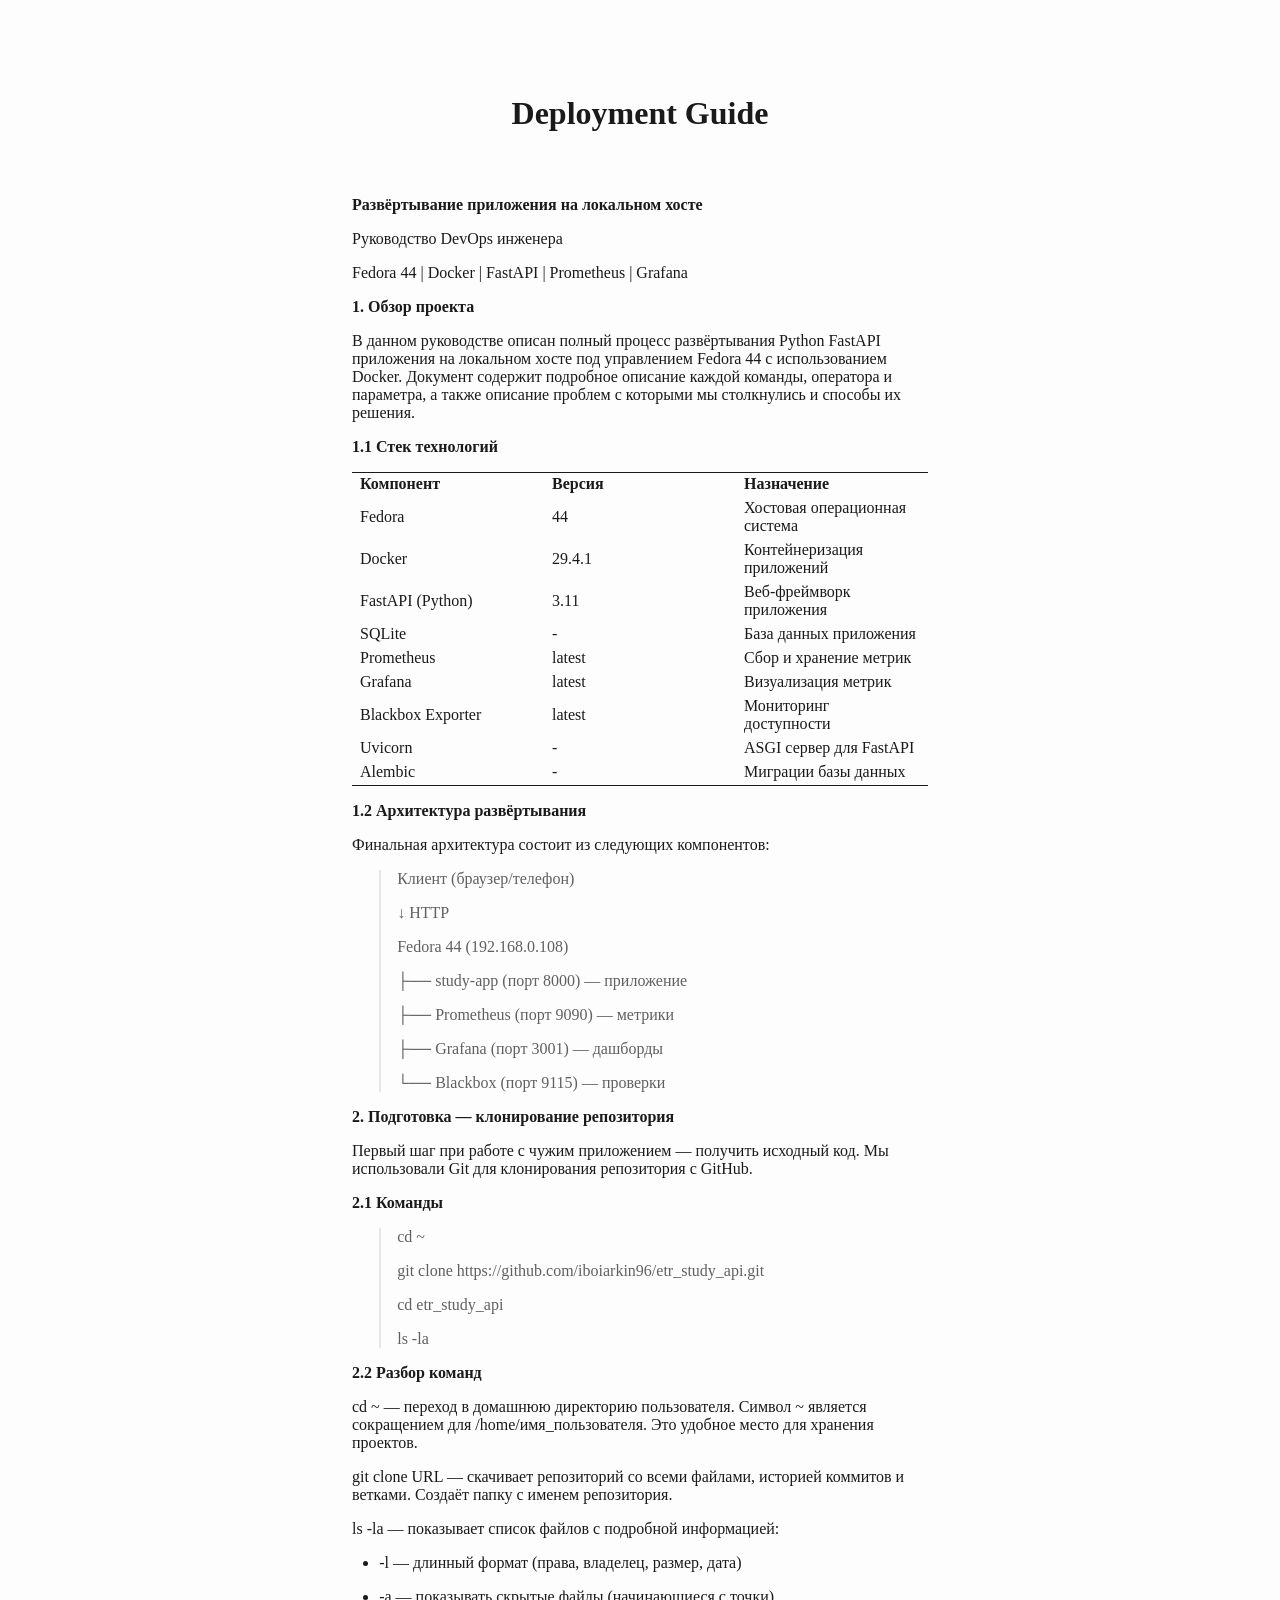
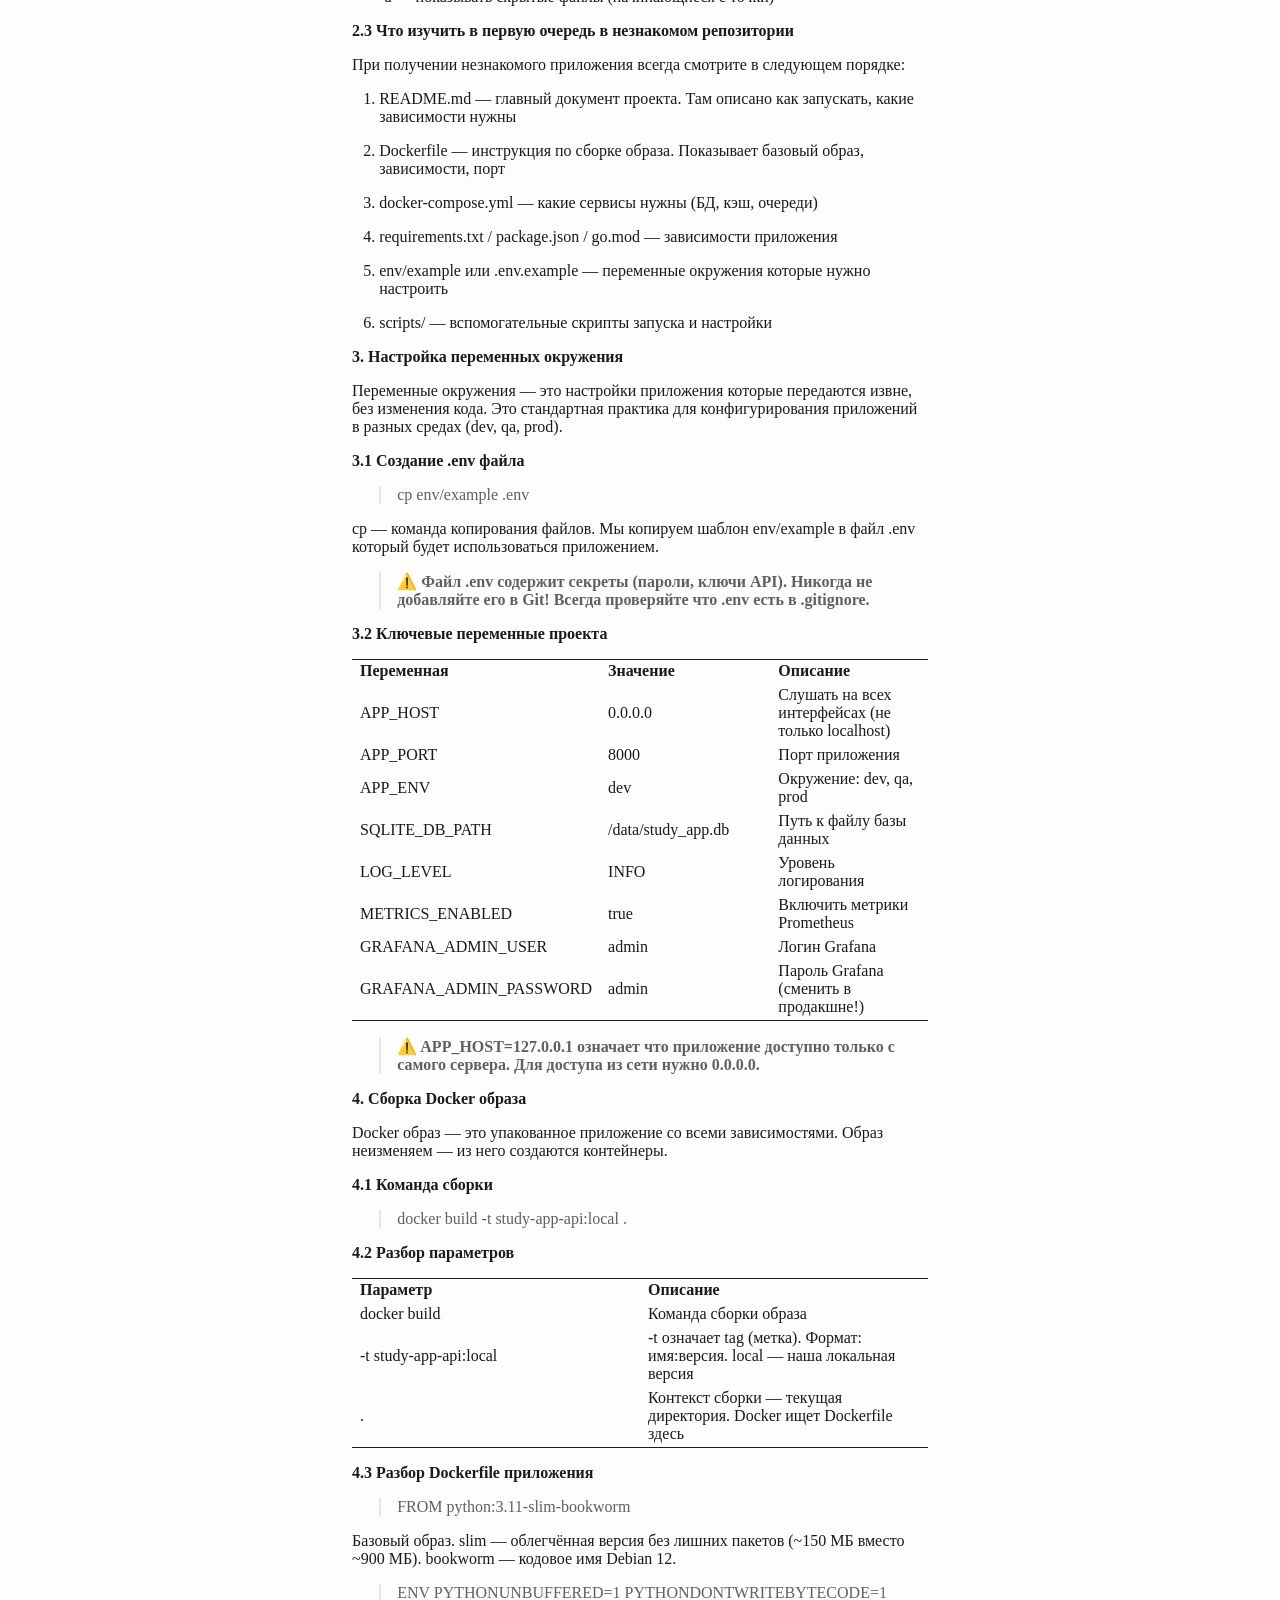
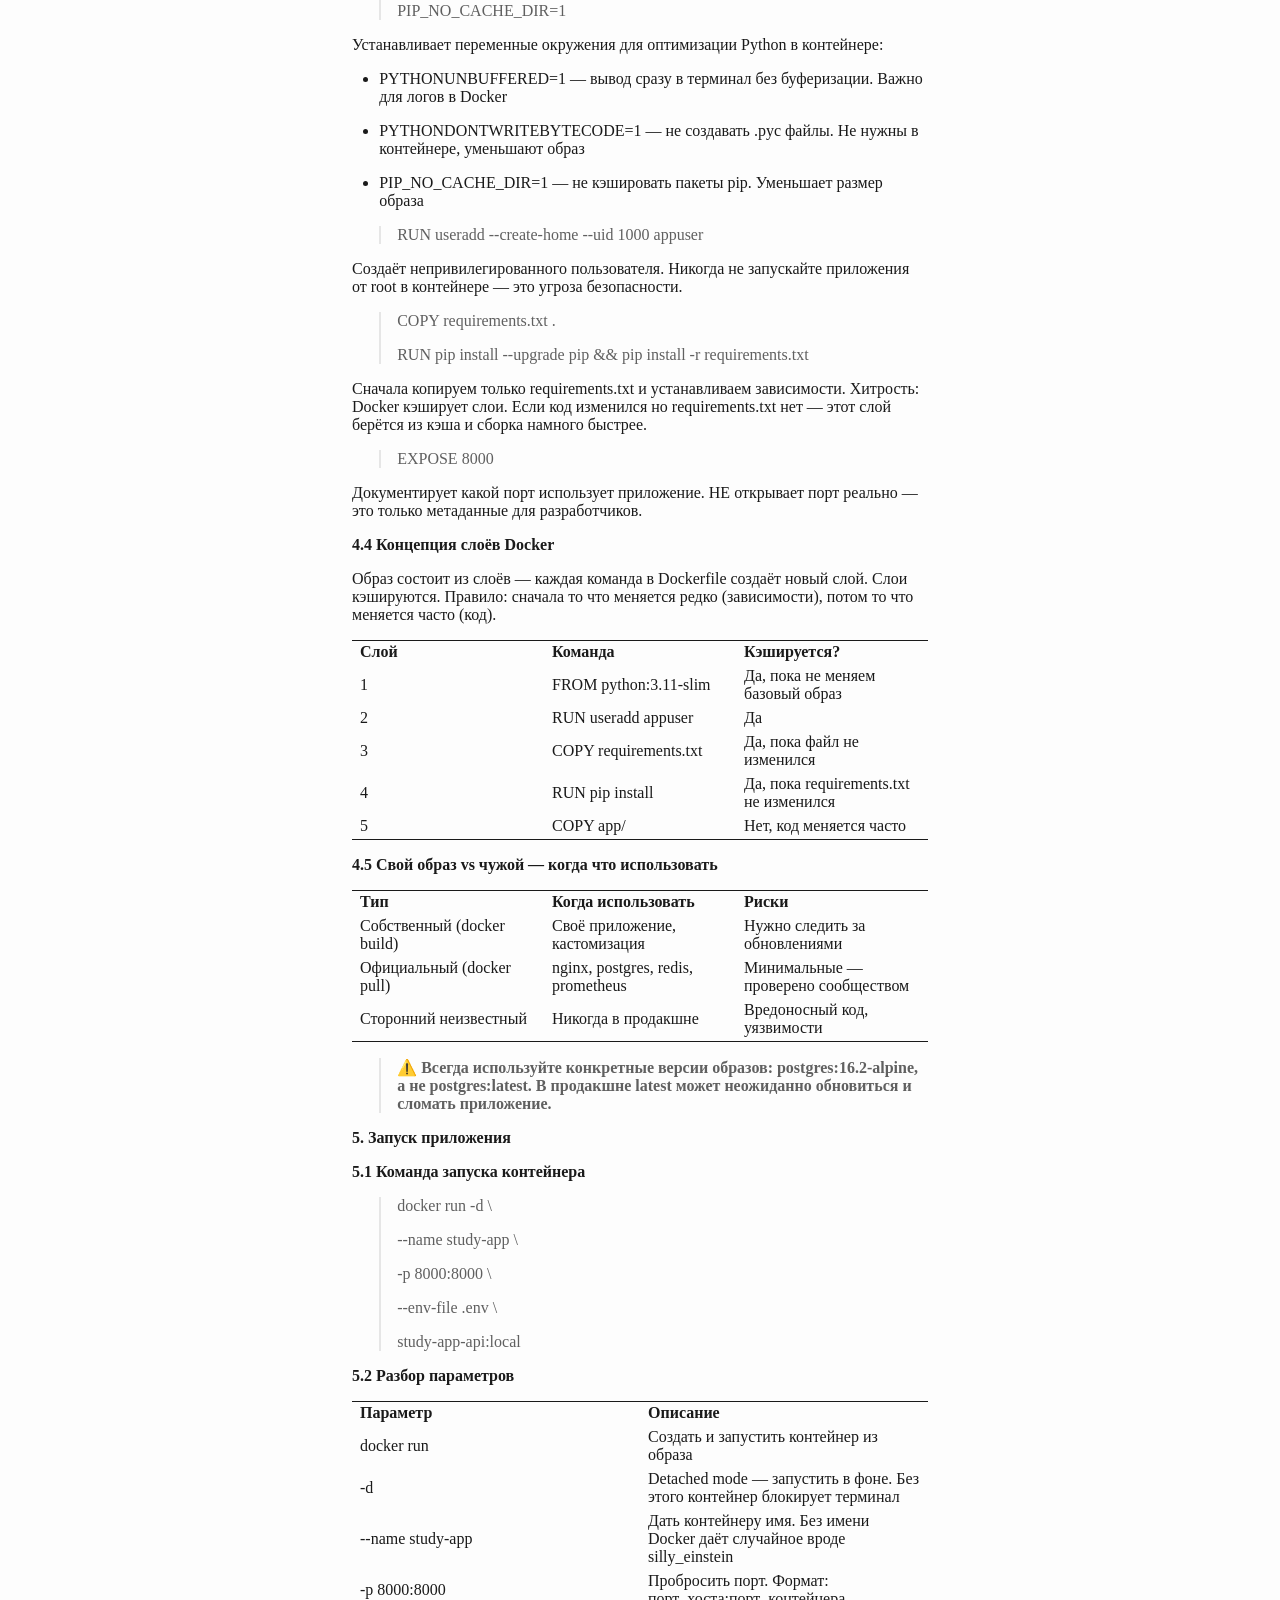
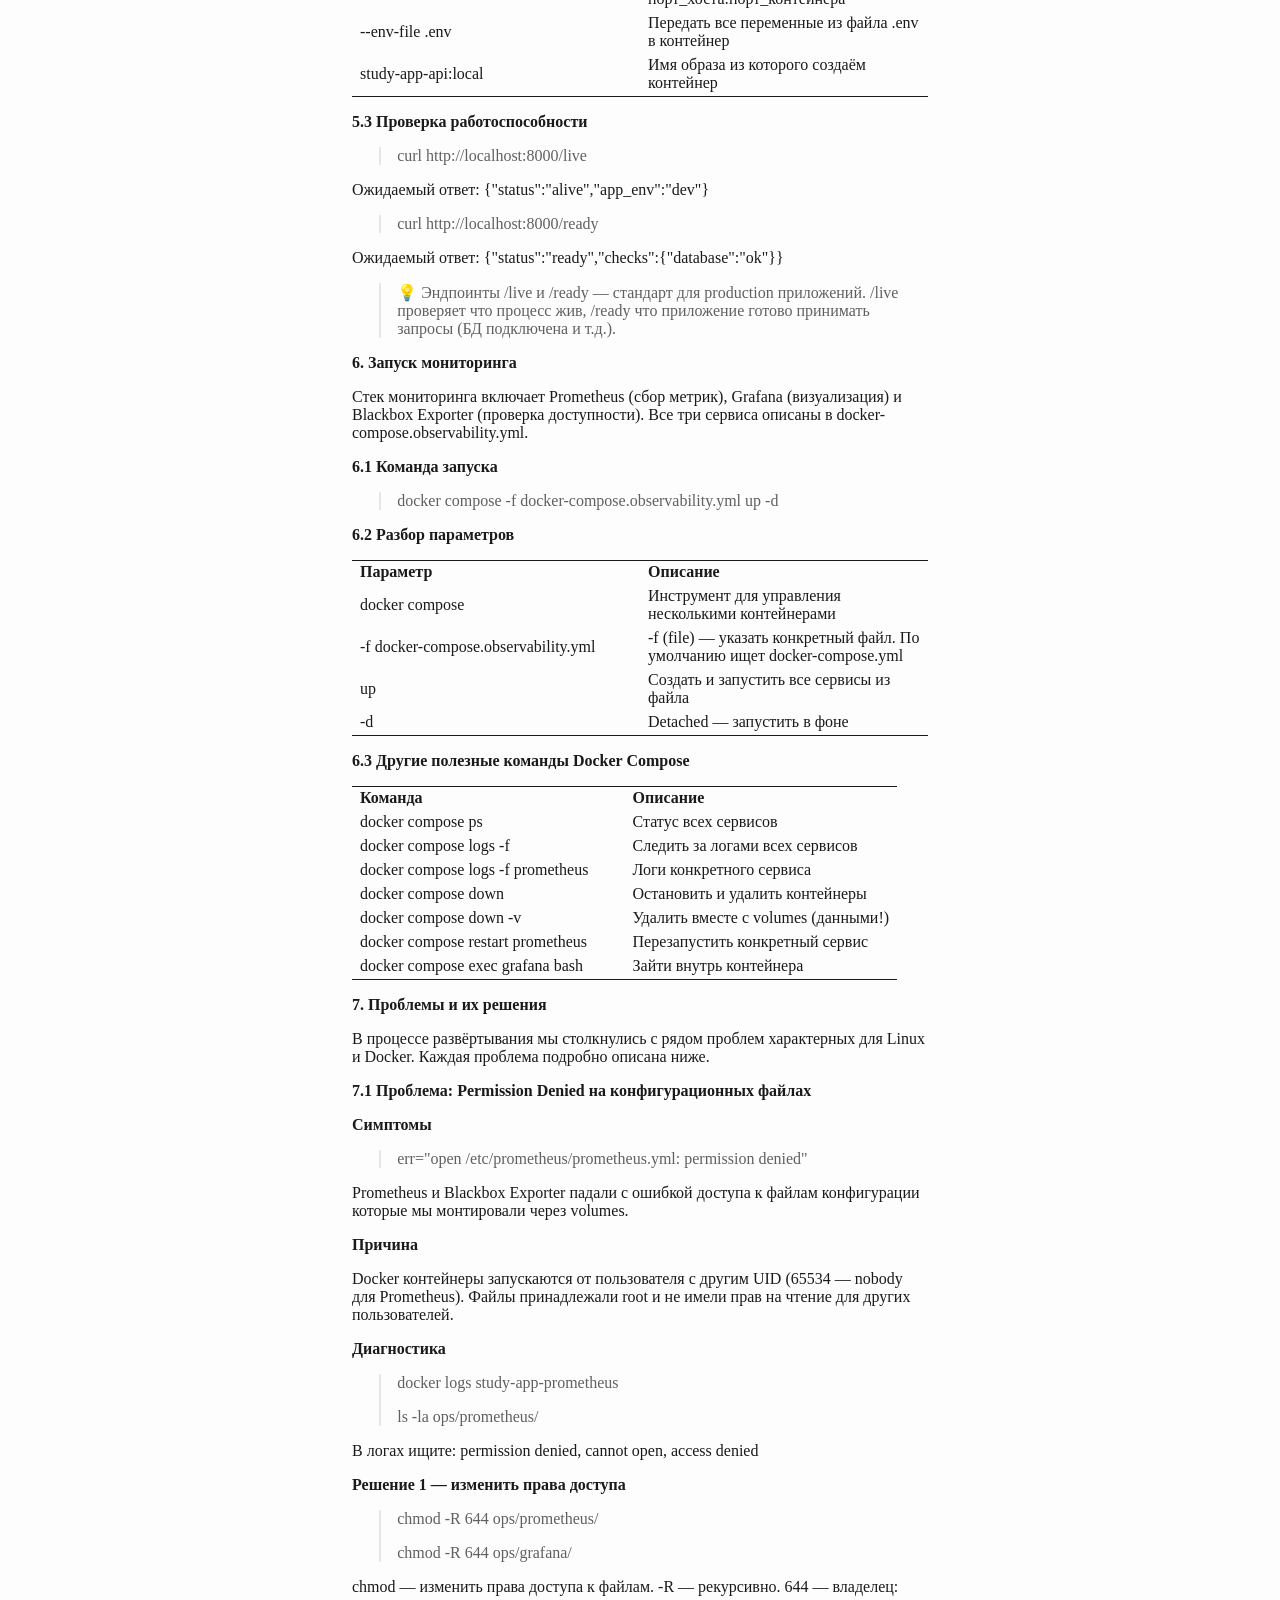
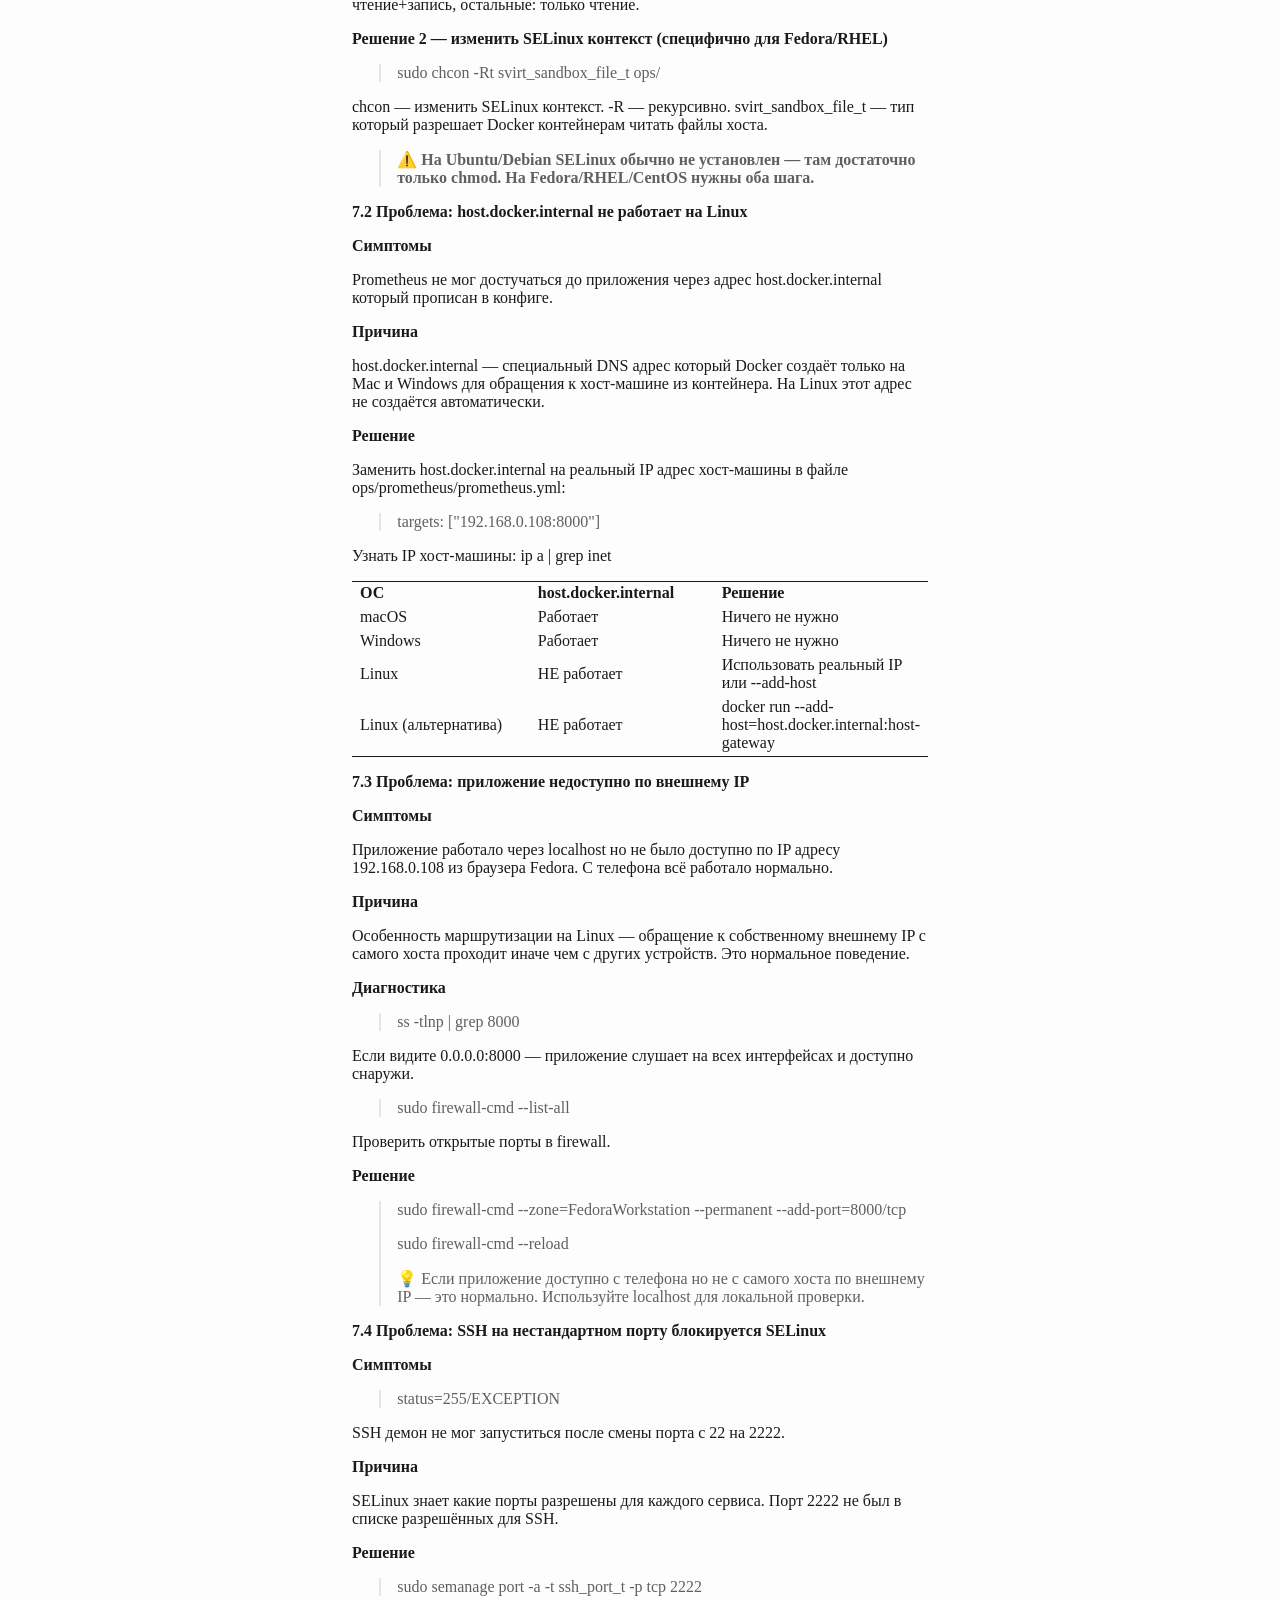
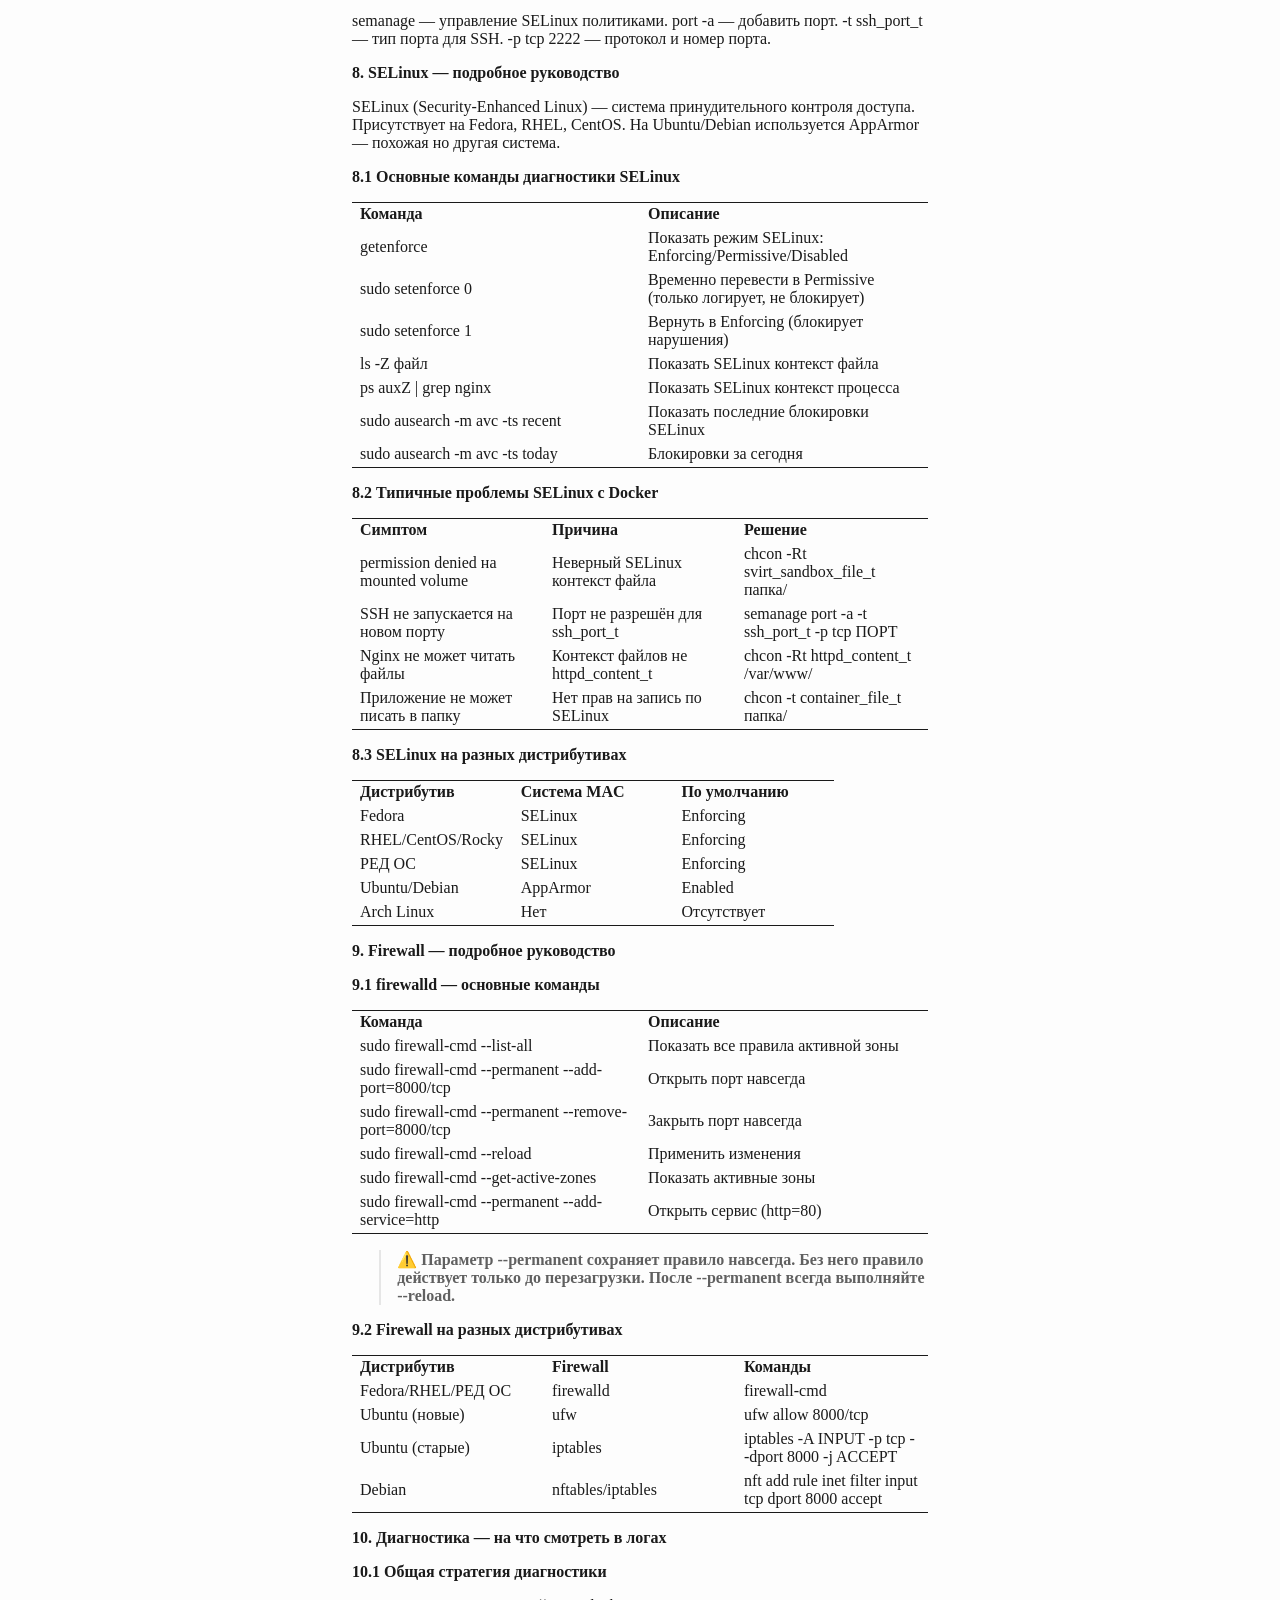
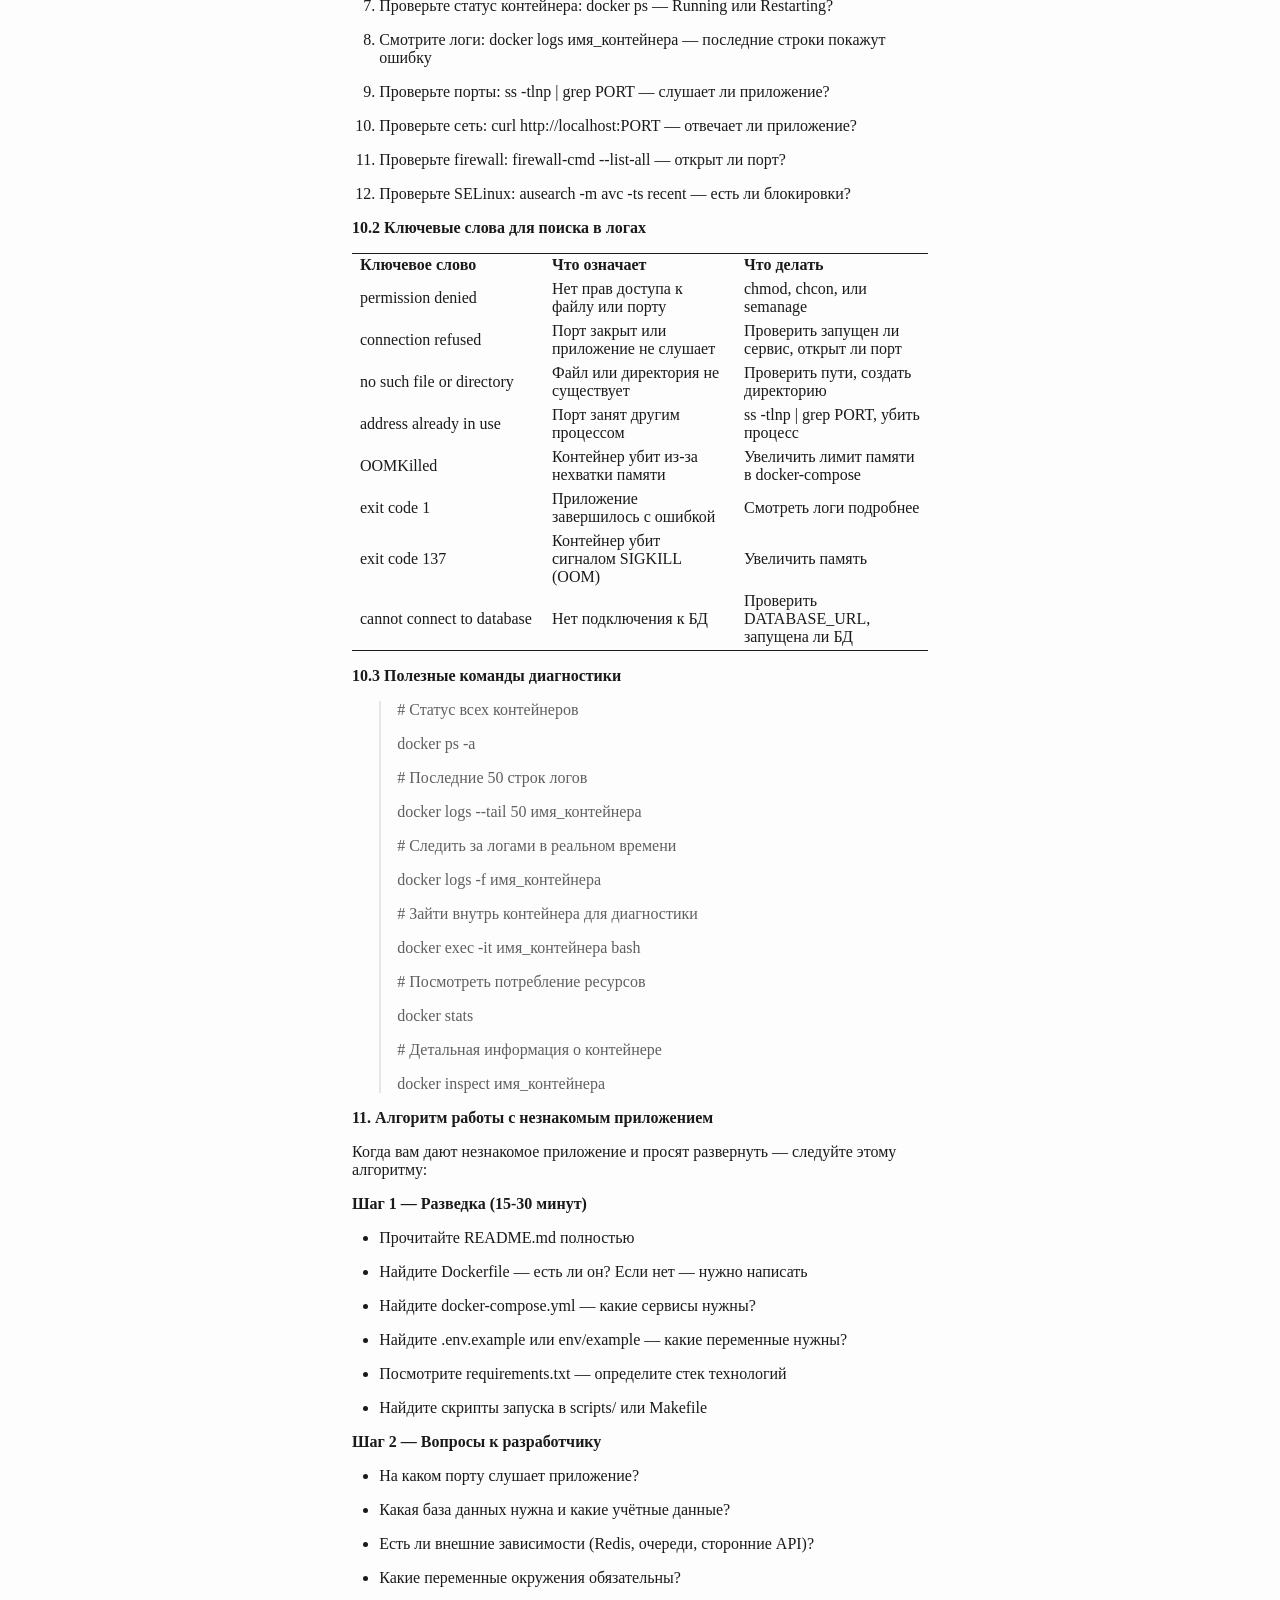
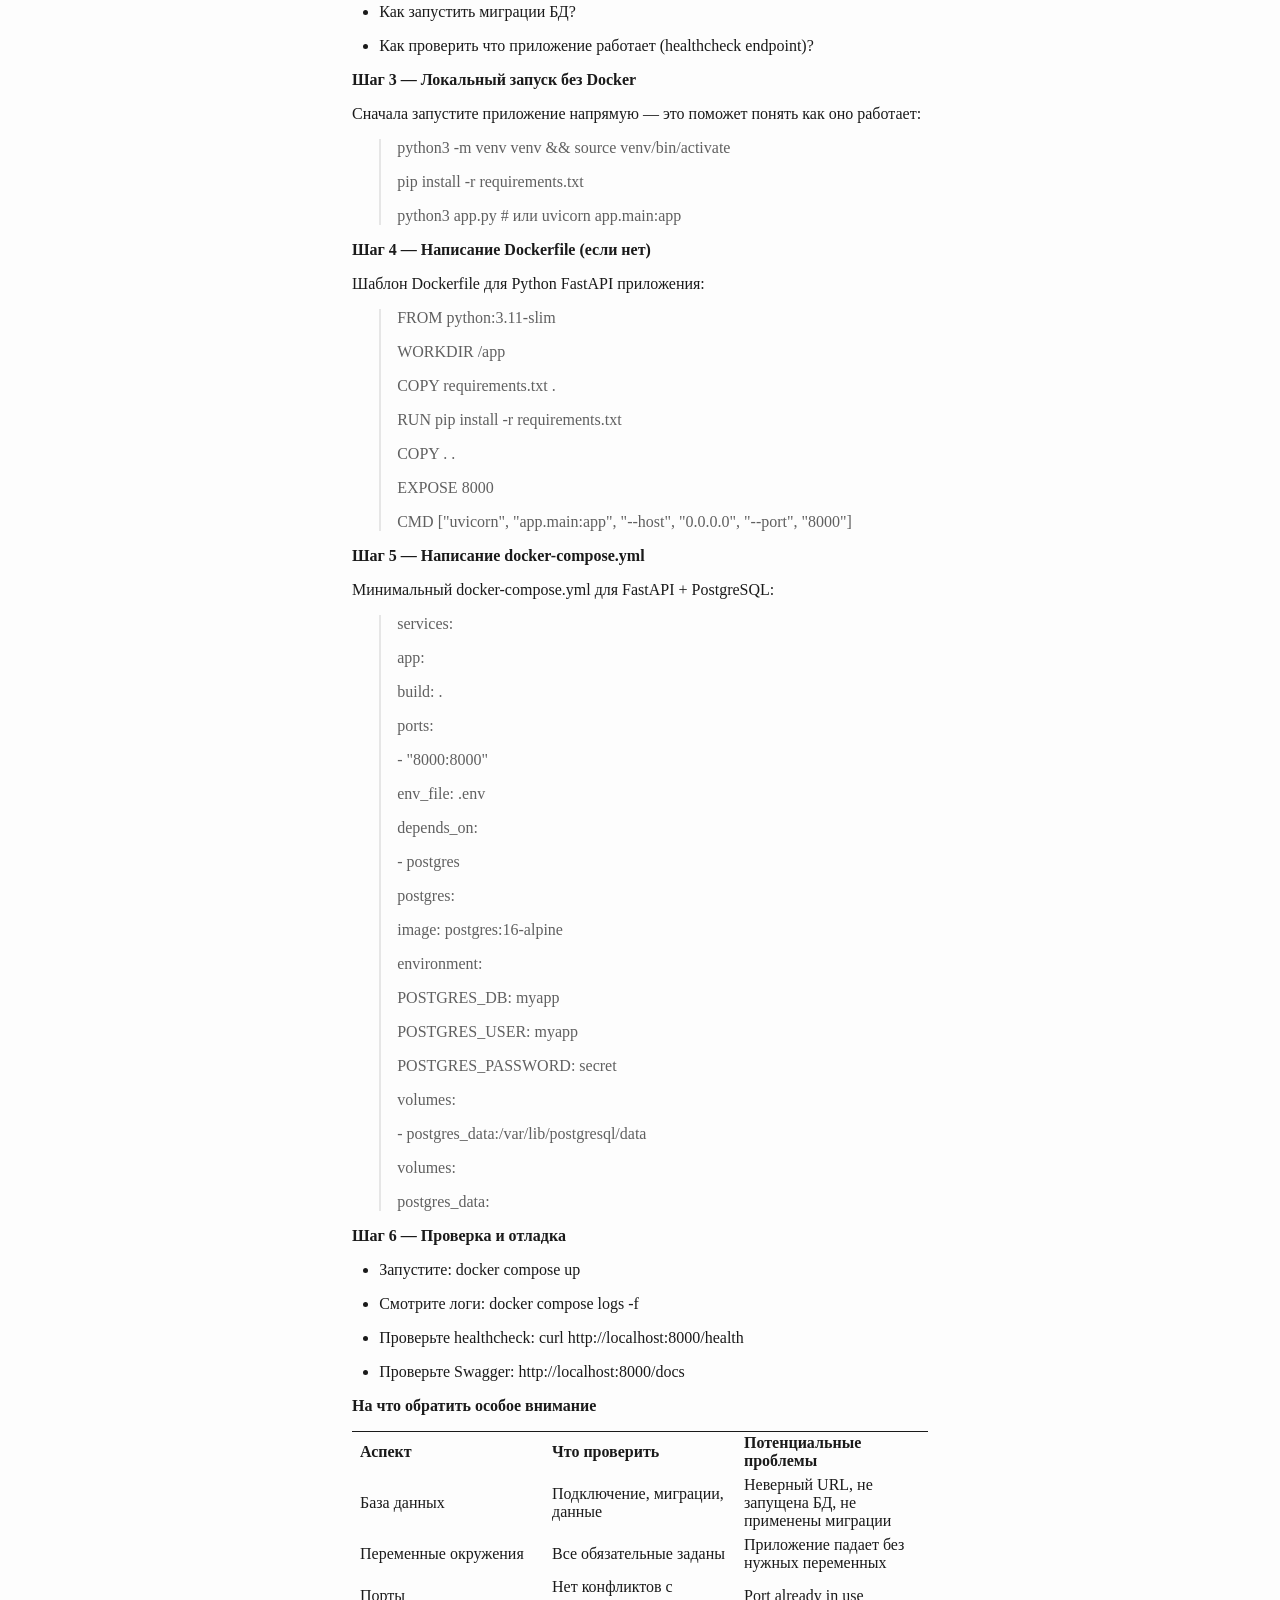
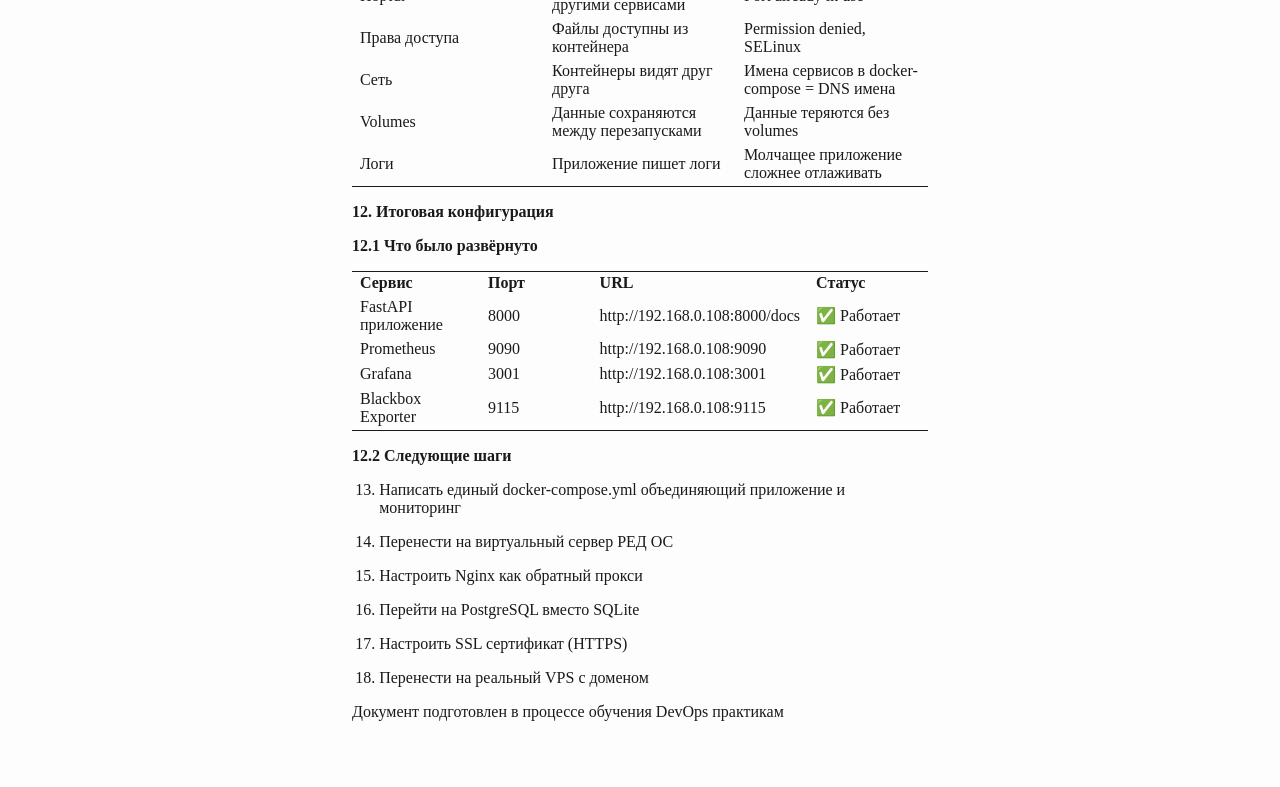
<file: notes/deployment_guide.html>
<!DOCTYPE html>
<html xmlns="http://www.w3.org/1999/xhtml" lang="" xml:lang="">
<head>
  <meta charset="utf-8" />
  <meta name="generator" content="pandoc" />
  <meta name="viewport" content="width=device-width, initial-scale=1.0, user-scalable=yes" />
  <title>Deployment Guide</title>
  <style>
    html {
      color: #1a1a1a;
      background-color: #fdfdfd;
    }
    body {
      margin: 0 auto;
      max-width: 36em;
      padding-left: 50px;
      padding-right: 50px;
      padding-top: 50px;
      padding-bottom: 50px;
      hyphens: auto;
      overflow-wrap: break-word;
      text-rendering: optimizeLegibility;
      font-kerning: normal;
    }
    @media (max-width: 600px) {
      body {
        font-size: 0.9em;
        padding: 12px;
      }
      h1 {
        font-size: 1.8em;
      }
    }
    @media print {
      html {
        background-color: white;
      }
      body {
        background-color: transparent;
        color: black;
        font-size: 12pt;
      }
      p, h2, h3 {
        orphans: 3;
        widows: 3;
      }
      h2, h3, h4 {
        page-break-after: avoid;
      }
    }
    p {
      margin: 1em 0;
    }
    a {
      color: #1a1a1a;
    }
    a:visited {
      color: #1a1a1a;
    }
    img {
      max-width: 100%;
    }
    svg {
      height: auto;
      max-width: 100%;
    }
    h1, h2, h3, h4, h5, h6 {
      margin-top: 1.4em;
    }
    h5, h6 {
      font-size: 1em;
      font-style: italic;
    }
    h6 {
      font-weight: normal;
    }
    ol, ul {
      padding-left: 1.7em;
      margin-top: 1em;
    }
    li > ol, li > ul {
      margin-top: 0;
    }
    blockquote {
      margin: 1em 0 1em 1.7em;
      padding-left: 1em;
      border-left: 2px solid #e6e6e6;
      color: #606060;
    }
    code {
      font-family: Menlo, Monaco, Consolas, 'Lucida Console', monospace;
      font-size: 85%;
      margin: 0;
      hyphens: manual;
    }
    pre {
      margin: 1em 0;
      overflow: auto;
    }
    pre code {
      padding: 0;
      overflow: visible;
      overflow-wrap: normal;
    }
    .sourceCode {
     background-color: transparent;
     overflow: visible;
    }
    hr {
      border: none;
      border-top: 1px solid #1a1a1a;
      height: 1px;
      margin: 1em 0;
    }
    table {
      margin: 1em 0;
      border-collapse: collapse;
      width: 100%;
      overflow-x: auto;
      display: block;
      font-variant-numeric: lining-nums tabular-nums;
    }
    table caption {
      margin-bottom: 0.75em;
    }
    tbody {
      margin-top: 0.5em;
      border-top: 1px solid #1a1a1a;
      border-bottom: 1px solid #1a1a1a;
    }
    th {
      border-top: 1px solid #1a1a1a;
      padding: 0.25em 0.5em 0.25em 0.5em;
    }
    td {
      padding: 0.125em 0.5em 0.25em 0.5em;
    }
    header {
      margin-bottom: 4em;
      text-align: center;
    }
    #TOC li {
      list-style: none;
    }
    #TOC ul {
      padding-left: 1.3em;
    }
    #TOC > ul {
      padding-left: 0;
    }
    #TOC a:not(:hover) {
      text-decoration: none;
    }
    code{white-space: pre-wrap;}
    span.smallcaps{font-variant: small-caps;}
    div.columns{display: flex; gap: min(4vw, 1.5em);}
    div.column{flex: auto; overflow-x: auto;}
    div.hanging-indent{margin-left: 1.5em; text-indent: -1.5em;}
    /* The extra [class] is a hack that increases specificity enough to
       override a similar rule in reveal.js */
    ul.task-list[class]{list-style: none;}
    ul.task-list li input[type="checkbox"] {
      font-size: inherit;
      width: 0.8em;
      margin: 0 0.8em 0.2em -1.6em;
      vertical-align: middle;
    }
    .display.math{display: block; text-align: center; margin: 0.5rem auto;}
  </style>
</head>
<body>
<header id="title-block-header">
<h1 class="title">Deployment Guide</h1>
</header>
<p><strong>Развёртывание приложения на локальном хосте</strong></p>
<p>Руководство DevOps инженера</p>
<p>Fedora 44 | Docker | FastAPI | Prometheus | Grafana</p>
<p><strong>1. Обзор проекта</strong></p>
<p>В данном руководстве описан полный процесс развёртывания Python
FastAPI приложения на локальном хосте под управлением Fedora 44 с
использованием Docker. Документ содержит подробное описание каждой
команды, оператора и параметра, а также описание проблем с которыми мы
столкнулись и способы их решения.</p>
<p><strong>1.1 Стек технологий</strong></p>
<table>
<colgroup>
<col style="width: 33%" />
<col style="width: 33%" />
<col style="width: 33%" />
</colgroup>
<tbody>
<tr>
<td><strong>Компонент</strong></td>
<td><strong>Версия</strong></td>
<td><strong>Назначение</strong></td>
</tr>
<tr>
<td>Fedora</td>
<td>44</td>
<td>Хостовая операционная система</td>
</tr>
<tr>
<td>Docker</td>
<td>29.4.1</td>
<td>Контейнеризация приложений</td>
</tr>
<tr>
<td>FastAPI (Python)</td>
<td>3.11</td>
<td>Веб-фреймворк приложения</td>
</tr>
<tr>
<td>SQLite</td>
<td>-</td>
<td>База данных приложения</td>
</tr>
<tr>
<td>Prometheus</td>
<td>latest</td>
<td>Сбор и хранение метрик</td>
</tr>
<tr>
<td>Grafana</td>
<td>latest</td>
<td>Визуализация метрик</td>
</tr>
<tr>
<td>Blackbox Exporter</td>
<td>latest</td>
<td>Мониторинг доступности</td>
</tr>
<tr>
<td>Uvicorn</td>
<td>-</td>
<td>ASGI сервер для FastAPI</td>
</tr>
<tr>
<td>Alembic</td>
<td>-</td>
<td>Миграции базы данных</td>
</tr>
</tbody>
</table>
<p><strong>1.2 Архитектура развёртывания</strong></p>
<p>Финальная архитектура состоит из следующих компонентов:</p>
<blockquote>
<p>Клиент (браузер/телефон)</p>
<p>↓ HTTP</p>
<p>Fedora 44 (192.168.0.108)</p>
<p>├── study-app (порт 8000) — приложение</p>
<p>├── Prometheus (порт 9090) — метрики</p>
<p>├── Grafana (порт 3001) — дашборды</p>
<p>└── Blackbox (порт 9115) — проверки</p>
</blockquote>
<p><strong>2. Подготовка — клонирование репозитория</strong></p>
<p>Первый шаг при работе с чужим приложением — получить исходный код. Мы
использовали Git для клонирования репозитория с GitHub.</p>
<p><strong>2.1 Команды</strong></p>
<blockquote>
<p>cd ~</p>
<p>git clone https://github.com/iboiarkin96/etr_study_api.git</p>
<p>cd etr_study_api</p>
<p>ls -la</p>
</blockquote>
<p><strong>2.2 Разбор команд</strong></p>
<p>cd ~ — переход в домашнюю директорию пользователя. Символ ~ является
сокращением для /home/имя_пользователя. Это удобное место для хранения
проектов.</p>
<p>git clone URL — скачивает репозиторий со всеми файлами, историей
коммитов и ветками. Создаёт папку с именем репозитория.</p>
<p>ls -la — показывает список файлов с подробной информацией:</p>
<ul>
<li><p>-l — длинный формат (права, владелец, размер, дата)</p></li>
<li><p>-a — показывать скрытые файлы (начинающиеся с точки)</p></li>
</ul>
<p><strong>2.3 Что изучить в первую очередь в незнакомом
репозитории</strong></p>
<p>При получении незнакомого приложения всегда смотрите в следующем
порядке:</p>
<ol type="1">
<li><p>README.md — главный документ проекта. Там описано как запускать,
какие зависимости нужны</p></li>
<li><p>Dockerfile — инструкция по сборке образа. Показывает базовый
образ, зависимости, порт</p></li>
<li><p>docker-compose.yml — какие сервисы нужны (БД, кэш,
очереди)</p></li>
<li><p>requirements.txt / package.json / go.mod — зависимости
приложения</p></li>
<li><p>env/example или .env.example — переменные окружения которые нужно
настроить</p></li>
<li><p>scripts/ — вспомогательные скрипты запуска и настройки</p></li>
</ol>
<p><strong>3. Настройка переменных окружения</strong></p>
<p>Переменные окружения — это настройки приложения которые передаются
извне, без изменения кода. Это стандартная практика для конфигурирования
приложений в разных средах (dev, qa, prod).</p>
<p><strong>3.1 Создание .env файла</strong></p>
<blockquote>
<p>cp env/example .env</p>
</blockquote>
<p>cp — команда копирования файлов. Мы копируем шаблон env/example в
файл .env который будет использоваться приложением.</p>
<blockquote>
<p><strong>⚠️ Файл .env содержит секреты (пароли, ключи API). Никогда не
добавляйте его в Git! Всегда проверяйте что .env есть в
.gitignore.</strong></p>
</blockquote>
<p><strong>3.2 Ключевые переменные проекта</strong></p>
<table>
<colgroup>
<col style="width: 33%" />
<col style="width: 33%" />
<col style="width: 33%" />
</colgroup>
<tbody>
<tr>
<td><strong>Переменная</strong></td>
<td><strong>Значение</strong></td>
<td><strong>Описание</strong></td>
</tr>
<tr>
<td>APP_HOST</td>
<td>0.0.0.0</td>
<td>Слушать на всех интерфейсах (не только localhost)</td>
</tr>
<tr>
<td>APP_PORT</td>
<td>8000</td>
<td>Порт приложения</td>
</tr>
<tr>
<td>APP_ENV</td>
<td>dev</td>
<td>Окружение: dev, qa, prod</td>
</tr>
<tr>
<td>SQLITE_DB_PATH</td>
<td>/data/study_app.db</td>
<td>Путь к файлу базы данных</td>
</tr>
<tr>
<td>LOG_LEVEL</td>
<td>INFO</td>
<td>Уровень логирования</td>
</tr>
<tr>
<td>METRICS_ENABLED</td>
<td>true</td>
<td>Включить метрики Prometheus</td>
</tr>
<tr>
<td>GRAFANA_ADMIN_USER</td>
<td>admin</td>
<td>Логин Grafana</td>
</tr>
<tr>
<td>GRAFANA_ADMIN_PASSWORD</td>
<td>admin</td>
<td>Пароль Grafana (сменить в продакшне!)</td>
</tr>
</tbody>
</table>
<blockquote>
<p><strong>⚠️ APP_HOST=127.0.0.1 означает что приложение доступно только
с самого сервера. Для доступа из сети нужно 0.0.0.0.</strong></p>
</blockquote>
<p><strong>4. Сборка Docker образа</strong></p>
<p>Docker образ — это упакованное приложение со всеми зависимостями.
Образ неизменяем — из него создаются контейнеры.</p>
<p><strong>4.1 Команда сборки</strong></p>
<blockquote>
<p>docker build -t study-app-api:local .</p>
</blockquote>
<p><strong>4.2 Разбор параметров</strong></p>
<table>
<colgroup>
<col style="width: 50%" />
<col style="width: 50%" />
</colgroup>
<tbody>
<tr>
<td><strong>Параметр</strong></td>
<td><strong>Описание</strong></td>
</tr>
<tr>
<td>docker build</td>
<td>Команда сборки образа</td>
</tr>
<tr>
<td>-t study-app-api:local</td>
<td>-t означает tag (метка). Формат: имя:версия. local — наша локальная
версия</td>
</tr>
<tr>
<td>.</td>
<td>Контекст сборки — текущая директория. Docker ищет Dockerfile
здесь</td>
</tr>
</tbody>
</table>
<p><strong>4.3 Разбор Dockerfile приложения</strong></p>
<blockquote>
<p>FROM python:3.11-slim-bookworm</p>
</blockquote>
<p>Базовый образ. slim — облегчённая версия без лишних пакетов (~150 МБ
вместо ~900 МБ). bookworm — кодовое имя Debian 12.</p>
<blockquote>
<p>ENV PYTHONUNBUFFERED=1 PYTHONDONTWRITEBYTECODE=1
PIP_NO_CACHE_DIR=1</p>
</blockquote>
<p>Устанавливает переменные окружения для оптимизации Python в
контейнере:</p>
<ul>
<li><p>PYTHONUNBUFFERED=1 — вывод сразу в терминал без буферизации.
Важно для логов в Docker</p></li>
<li><p>PYTHONDONTWRITEBYTECODE=1 — не создавать .pyc файлы. Не нужны в
контейнере, уменьшают образ</p></li>
<li><p>PIP_NO_CACHE_DIR=1 — не кэшировать пакеты pip. Уменьшает размер
образа</p></li>
</ul>
<blockquote>
<p>RUN useradd --create-home --uid 1000 appuser</p>
</blockquote>
<p>Создаёт непривилегированного пользователя. Никогда не запускайте
приложения от root в контейнере — это угроза безопасности.</p>
<blockquote>
<p>COPY requirements.txt .</p>
<p>RUN pip install --upgrade pip &amp;&amp; pip install -r
requirements.txt</p>
</blockquote>
<p>Сначала копируем только requirements.txt и устанавливаем зависимости.
Хитрость: Docker кэширует слои. Если код изменился но requirements.txt
нет — этот слой берётся из кэша и сборка намного быстрее.</p>
<blockquote>
<p>EXPOSE 8000</p>
</blockquote>
<p>Документирует какой порт использует приложение. НЕ открывает порт
реально — это только метаданные для разработчиков.</p>
<p><strong>4.4 Концепция слоёв Docker</strong></p>
<p>Образ состоит из слоёв — каждая команда в Dockerfile создаёт новый
слой. Слои кэшируются. Правило: сначала то что меняется редко
(зависимости), потом то что меняется часто (код).</p>
<table>
<colgroup>
<col style="width: 33%" />
<col style="width: 33%" />
<col style="width: 33%" />
</colgroup>
<tbody>
<tr>
<td><strong>Слой</strong></td>
<td><strong>Команда</strong></td>
<td><strong>Кэшируется?</strong></td>
</tr>
<tr>
<td>1</td>
<td>FROM python:3.11-slim</td>
<td>Да, пока не меняем базовый образ</td>
</tr>
<tr>
<td>2</td>
<td>RUN useradd appuser</td>
<td>Да</td>
</tr>
<tr>
<td>3</td>
<td>COPY requirements.txt</td>
<td>Да, пока файл не изменился</td>
</tr>
<tr>
<td>4</td>
<td>RUN pip install</td>
<td>Да, пока requirements.txt не изменился</td>
</tr>
<tr>
<td>5</td>
<td>COPY app/</td>
<td>Нет, код меняется часто</td>
</tr>
</tbody>
</table>
<p><strong>4.5 Свой образ vs чужой — когда что использовать</strong></p>
<table>
<colgroup>
<col style="width: 33%" />
<col style="width: 33%" />
<col style="width: 33%" />
</colgroup>
<tbody>
<tr>
<td><strong>Тип</strong></td>
<td><strong>Когда использовать</strong></td>
<td><strong>Риски</strong></td>
</tr>
<tr>
<td>Собственный (docker build)</td>
<td>Своё приложение, кастомизация</td>
<td>Нужно следить за обновлениями</td>
</tr>
<tr>
<td>Официальный (docker pull)</td>
<td>nginx, postgres, redis, prometheus</td>
<td>Минимальные — проверено сообществом</td>
</tr>
<tr>
<td>Сторонний неизвестный</td>
<td>Никогда в продакшне</td>
<td>Вредоносный код, уязвимости</td>
</tr>
</tbody>
</table>
<blockquote>
<p><strong>⚠️ Всегда используйте конкретные версии образов:
postgres:16.2-alpine, а не postgres:latest. В продакшне latest может
неожиданно обновиться и сломать приложение.</strong></p>
</blockquote>
<p><strong>5. Запуск приложения</strong></p>
<p><strong>5.1 Команда запуска контейнера</strong></p>
<blockquote>
<p>docker run -d \</p>
<p>--name study-app \</p>
<p>-p 8000:8000 \</p>
<p>--env-file .env \</p>
<p>study-app-api:local</p>
</blockquote>
<p><strong>5.2 Разбор параметров</strong></p>
<table>
<colgroup>
<col style="width: 50%" />
<col style="width: 50%" />
</colgroup>
<tbody>
<tr>
<td><strong>Параметр</strong></td>
<td><strong>Описание</strong></td>
</tr>
<tr>
<td>docker run</td>
<td>Создать и запустить контейнер из образа</td>
</tr>
<tr>
<td>-d</td>
<td>Detached mode — запустить в фоне. Без этого контейнер блокирует
терминал</td>
</tr>
<tr>
<td>--name study-app</td>
<td>Дать контейнеру имя. Без имени Docker даёт случайное вроде
silly_einstein</td>
</tr>
<tr>
<td>-p 8000:8000</td>
<td>Пробросить порт. Формат: порт_хоста:порт_контейнера</td>
</tr>
<tr>
<td>--env-file .env</td>
<td>Передать все переменные из файла .env в контейнер</td>
</tr>
<tr>
<td>study-app-api:local</td>
<td>Имя образа из которого создаём контейнер</td>
</tr>
</tbody>
</table>
<p><strong>5.3 Проверка работоспособности</strong></p>
<blockquote>
<p>curl http://localhost:8000/live</p>
</blockquote>
<p>Ожидаемый ответ: {"status":"alive","app_env":"dev"}</p>
<blockquote>
<p>curl http://localhost:8000/ready</p>
</blockquote>
<p>Ожидаемый ответ: {"status":"ready","checks":{"database":"ok"}}</p>
<blockquote>
<p>💡 Эндпоинты /live и /ready — стандарт для production приложений.
/live проверяет что процесс жив, /ready что приложение готово принимать
запросы (БД подключена и т.д.).</p>
</blockquote>
<p><strong>6. Запуск мониторинга</strong></p>
<p>Стек мониторинга включает Prometheus (сбор метрик), Grafana
(визуализация) и Blackbox Exporter (проверка доступности). Все три
сервиса описаны в docker-compose.observability.yml.</p>
<p><strong>6.1 Команда запуска</strong></p>
<blockquote>
<p>docker compose -f docker-compose.observability.yml up -d</p>
</blockquote>
<p><strong>6.2 Разбор параметров</strong></p>
<table>
<colgroup>
<col style="width: 50%" />
<col style="width: 50%" />
</colgroup>
<tbody>
<tr>
<td><strong>Параметр</strong></td>
<td><strong>Описание</strong></td>
</tr>
<tr>
<td>docker compose</td>
<td>Инструмент для управления несколькими контейнерами</td>
</tr>
<tr>
<td>-f docker-compose.observability.yml</td>
<td>-f (file) — указать конкретный файл. По умолчанию ищет
docker-compose.yml</td>
</tr>
<tr>
<td>up</td>
<td>Создать и запустить все сервисы из файла</td>
</tr>
<tr>
<td>-d</td>
<td>Detached — запустить в фоне</td>
</tr>
</tbody>
</table>
<p><strong>6.3 Другие полезные команды Docker Compose</strong></p>
<table>
<colgroup>
<col style="width: 50%" />
<col style="width: 50%" />
</colgroup>
<tbody>
<tr>
<td><strong>Команда</strong></td>
<td><strong>Описание</strong></td>
</tr>
<tr>
<td>docker compose ps</td>
<td>Статус всех сервисов</td>
</tr>
<tr>
<td>docker compose logs -f</td>
<td>Следить за логами всех сервисов</td>
</tr>
<tr>
<td>docker compose logs -f prometheus</td>
<td>Логи конкретного сервиса</td>
</tr>
<tr>
<td>docker compose down</td>
<td>Остановить и удалить контейнеры</td>
</tr>
<tr>
<td>docker compose down -v</td>
<td>Удалить вместе с volumes (данными!)</td>
</tr>
<tr>
<td>docker compose restart prometheus</td>
<td>Перезапустить конкретный сервис</td>
</tr>
<tr>
<td>docker compose exec grafana bash</td>
<td>Зайти внутрь контейнера</td>
</tr>
</tbody>
</table>
<p><strong>7. Проблемы и их решения</strong></p>
<p>В процессе развёртывания мы столкнулись с рядом проблем характерных
для Linux и Docker. Каждая проблема подробно описана ниже.</p>
<p><strong>7.1 Проблема: Permission Denied на конфигурационных
файлах</strong></p>
<p><strong>Симптомы</strong></p>
<blockquote>
<p>err="open /etc/prometheus/prometheus.yml: permission denied"</p>
</blockquote>
<p>Prometheus и Blackbox Exporter падали с ошибкой доступа к файлам
конфигурации которые мы монтировали через volumes.</p>
<p><strong>Причина</strong></p>
<p>Docker контейнеры запускаются от пользователя с другим UID (65534 —
nobody для Prometheus). Файлы принадлежали root и не имели прав на
чтение для других пользователей.</p>
<p><strong>Диагностика</strong></p>
<blockquote>
<p>docker logs study-app-prometheus</p>
<p>ls -la ops/prometheus/</p>
</blockquote>
<p>В логах ищите: permission denied, cannot open, access denied</p>
<p><strong>Решение 1 — изменить права доступа</strong></p>
<blockquote>
<p>chmod -R 644 ops/prometheus/</p>
<p>chmod -R 644 ops/grafana/</p>
</blockquote>
<p>chmod — изменить права доступа к файлам. -R — рекурсивно. 644 —
владелец: чтение+запись, остальные: только чтение.</p>
<p><strong>Решение 2 — изменить SELinux контекст (специфично для
Fedora/RHEL)</strong></p>
<blockquote>
<p>sudo chcon -Rt svirt_sandbox_file_t ops/</p>
</blockquote>
<p>chcon — изменить SELinux контекст. -R — рекурсивно.
svirt_sandbox_file_t — тип который разрешает Docker контейнерам читать
файлы хоста.</p>
<blockquote>
<p><strong>⚠️ На Ubuntu/Debian SELinux обычно не установлен — там
достаточно только chmod. На Fedora/RHEL/CentOS нужны оба
шага.</strong></p>
</blockquote>
<p><strong>7.2 Проблема: host.docker.internal не работает на
Linux</strong></p>
<p><strong>Симптомы</strong></p>
<p>Prometheus не мог достучаться до приложения через адрес
host.docker.internal который прописан в конфиге.</p>
<p><strong>Причина</strong></p>
<p>host.docker.internal — специальный DNS адрес который Docker создаёт
только на Mac и Windows для обращения к хост-машине из контейнера. На
Linux этот адрес не создаётся автоматически.</p>
<p><strong>Решение</strong></p>
<p>Заменить host.docker.internal на реальный IP адрес хост-машины в
файле ops/prometheus/prometheus.yml:</p>
<blockquote>
<p>targets: ["192.168.0.108:8000"]</p>
</blockquote>
<p>Узнать IP хост-машины: ip a | grep inet</p>
<table>
<colgroup>
<col style="width: 33%" />
<col style="width: 33%" />
<col style="width: 33%" />
</colgroup>
<tbody>
<tr>
<td><strong>ОС</strong></td>
<td><strong>host.docker.internal</strong></td>
<td><strong>Решение</strong></td>
</tr>
<tr>
<td>macOS</td>
<td>Работает</td>
<td>Ничего не нужно</td>
</tr>
<tr>
<td>Windows</td>
<td>Работает</td>
<td>Ничего не нужно</td>
</tr>
<tr>
<td>Linux</td>
<td>НЕ работает</td>
<td>Использовать реальный IP или --add-host</td>
</tr>
<tr>
<td>Linux (альтернатива)</td>
<td>НЕ работает</td>
<td>docker run --add-host=host.docker.internal:host-gateway</td>
</tr>
</tbody>
</table>
<p><strong>7.3 Проблема: приложение недоступно по внешнему
IP</strong></p>
<p><strong>Симптомы</strong></p>
<p>Приложение работало через localhost но не было доступно по IP адресу
192.168.0.108 из браузера Fedora. С телефона всё работало нормально.</p>
<p><strong>Причина</strong></p>
<p>Особенность маршрутизации на Linux — обращение к собственному
внешнему IP с самого хоста проходит иначе чем с других устройств. Это
нормальное поведение.</p>
<p><strong>Диагностика</strong></p>
<blockquote>
<p>ss -tlnp | grep 8000</p>
</blockquote>
<p>Если видите 0.0.0.0:8000 — приложение слушает на всех интерфейсах и
доступно снаружи.</p>
<blockquote>
<p>sudo firewall-cmd --list-all</p>
</blockquote>
<p>Проверить открытые порты в firewall.</p>
<p><strong>Решение</strong></p>
<blockquote>
<p>sudo firewall-cmd --zone=FedoraWorkstation --permanent
--add-port=8000/tcp</p>
<p>sudo firewall-cmd --reload</p>
<p>💡 Если приложение доступно с телефона но не с самого хоста по
внешнему IP — это нормально. Используйте localhost для локальной
проверки.</p>
</blockquote>
<p><strong>7.4 Проблема: SSH на нестандартном порту блокируется
SELinux</strong></p>
<p><strong>Симптомы</strong></p>
<blockquote>
<p>status=255/EXCEPTION</p>
</blockquote>
<p>SSH демон не мог запуститься после смены порта с 22 на 2222.</p>
<p><strong>Причина</strong></p>
<p>SELinux знает какие порты разрешены для каждого сервиса. Порт 2222 не
был в списке разрешённых для SSH.</p>
<p><strong>Решение</strong></p>
<blockquote>
<p>sudo semanage port -a -t ssh_port_t -p tcp 2222</p>
</blockquote>
<p>semanage — управление SELinux политиками. port -a — добавить порт. -t
ssh_port_t — тип порта для SSH. -p tcp 2222 — протокол и номер
порта.</p>
<p><strong>8. SELinux — подробное руководство</strong></p>
<p>SELinux (Security-Enhanced Linux) — система принудительного контроля
доступа. Присутствует на Fedora, RHEL, CentOS. На Ubuntu/Debian
используется AppArmor — похожая но другая система.</p>
<p><strong>8.1 Основные команды диагностики SELinux</strong></p>
<table>
<colgroup>
<col style="width: 50%" />
<col style="width: 50%" />
</colgroup>
<tbody>
<tr>
<td><strong>Команда</strong></td>
<td><strong>Описание</strong></td>
</tr>
<tr>
<td>getenforce</td>
<td>Показать режим SELinux: Enforcing/Permissive/Disabled</td>
</tr>
<tr>
<td>sudo setenforce 0</td>
<td>Временно перевести в Permissive (только логирует, не блокирует)</td>
</tr>
<tr>
<td>sudo setenforce 1</td>
<td>Вернуть в Enforcing (блокирует нарушения)</td>
</tr>
<tr>
<td>ls -Z файл</td>
<td>Показать SELinux контекст файла</td>
</tr>
<tr>
<td>ps auxZ | grep nginx</td>
<td>Показать SELinux контекст процесса</td>
</tr>
<tr>
<td>sudo ausearch -m avc -ts recent</td>
<td>Показать последние блокировки SELinux</td>
</tr>
<tr>
<td>sudo ausearch -m avc -ts today</td>
<td>Блокировки за сегодня</td>
</tr>
</tbody>
</table>
<p><strong>8.2 Типичные проблемы SELinux с Docker</strong></p>
<table>
<colgroup>
<col style="width: 33%" />
<col style="width: 33%" />
<col style="width: 33%" />
</colgroup>
<tbody>
<tr>
<td><strong>Симптом</strong></td>
<td><strong>Причина</strong></td>
<td><strong>Решение</strong></td>
</tr>
<tr>
<td>permission denied на mounted volume</td>
<td>Неверный SELinux контекст файла</td>
<td>chcon -Rt svirt_sandbox_file_t папка/</td>
</tr>
<tr>
<td>SSH не запускается на новом порту</td>
<td>Порт не разрешён для ssh_port_t</td>
<td>semanage port -a -t ssh_port_t -p tcp ПОРТ</td>
</tr>
<tr>
<td>Nginx не может читать файлы</td>
<td>Контекст файлов не httpd_content_t</td>
<td>chcon -Rt httpd_content_t /var/www/</td>
</tr>
<tr>
<td>Приложение не может писать в папку</td>
<td>Нет прав на запись по SELinux</td>
<td>chcon -t container_file_t папка/</td>
</tr>
</tbody>
</table>
<p><strong>8.3 SELinux на разных дистрибутивах</strong></p>
<table>
<colgroup>
<col style="width: 33%" />
<col style="width: 33%" />
<col style="width: 33%" />
</colgroup>
<tbody>
<tr>
<td><strong>Дистрибутив</strong></td>
<td><strong>Система MAC</strong></td>
<td><strong>По умолчанию</strong></td>
</tr>
<tr>
<td>Fedora</td>
<td>SELinux</td>
<td>Enforcing</td>
</tr>
<tr>
<td>RHEL/CentOS/Rocky</td>
<td>SELinux</td>
<td>Enforcing</td>
</tr>
<tr>
<td>РЕД ОС</td>
<td>SELinux</td>
<td>Enforcing</td>
</tr>
<tr>
<td>Ubuntu/Debian</td>
<td>AppArmor</td>
<td>Enabled</td>
</tr>
<tr>
<td>Arch Linux</td>
<td>Нет</td>
<td>Отсутствует</td>
</tr>
</tbody>
</table>
<p><strong>9. Firewall — подробное руководство</strong></p>
<p><strong>9.1 firewalld — основные команды</strong></p>
<table>
<colgroup>
<col style="width: 50%" />
<col style="width: 50%" />
</colgroup>
<tbody>
<tr>
<td><strong>Команда</strong></td>
<td><strong>Описание</strong></td>
</tr>
<tr>
<td>sudo firewall-cmd --list-all</td>
<td>Показать все правила активной зоны</td>
</tr>
<tr>
<td>sudo firewall-cmd --permanent --add-port=8000/tcp</td>
<td>Открыть порт навсегда</td>
</tr>
<tr>
<td>sudo firewall-cmd --permanent --remove-port=8000/tcp</td>
<td>Закрыть порт навсегда</td>
</tr>
<tr>
<td>sudo firewall-cmd --reload</td>
<td>Применить изменения</td>
</tr>
<tr>
<td>sudo firewall-cmd --get-active-zones</td>
<td>Показать активные зоны</td>
</tr>
<tr>
<td>sudo firewall-cmd --permanent --add-service=http</td>
<td>Открыть сервис (http=80)</td>
</tr>
</tbody>
</table>
<blockquote>
<p><strong>⚠️ Параметр --permanent сохраняет правило навсегда. Без него
правило действует только до перезагрузки. После --permanent всегда
выполняйте --reload.</strong></p>
</blockquote>
<p><strong>9.2 Firewall на разных дистрибутивах</strong></p>
<table>
<colgroup>
<col style="width: 33%" />
<col style="width: 33%" />
<col style="width: 33%" />
</colgroup>
<tbody>
<tr>
<td><strong>Дистрибутив</strong></td>
<td><strong>Firewall</strong></td>
<td><strong>Команды</strong></td>
</tr>
<tr>
<td>Fedora/RHEL/РЕД ОС</td>
<td>firewalld</td>
<td>firewall-cmd</td>
</tr>
<tr>
<td>Ubuntu (новые)</td>
<td>ufw</td>
<td>ufw allow 8000/tcp</td>
</tr>
<tr>
<td>Ubuntu (старые)</td>
<td>iptables</td>
<td>iptables -A INPUT -p tcp --dport 8000 -j ACCEPT</td>
</tr>
<tr>
<td>Debian</td>
<td>nftables/iptables</td>
<td>nft add rule inet filter input tcp dport 8000 accept</td>
</tr>
</tbody>
</table>
<p><strong>10. Диагностика — на что смотреть в логах</strong></p>
<p><strong>10.1 Общая стратегия диагностики</strong></p>
<ol start="7" type="1">
<li><p>Проверьте статус контейнера: docker ps — Running или
Restarting?</p></li>
<li><p>Смотрите логи: docker logs имя_контейнера — последние строки
покажут ошибку</p></li>
<li><p>Проверьте порты: ss -tlnp | grep PORT — слушает ли
приложение?</p></li>
<li><p>Проверьте сеть: curl http://localhost:PORT — отвечает ли
приложение?</p></li>
<li><p>Проверьте firewall: firewall-cmd --list-all — открыт ли
порт?</p></li>
<li><p>Проверьте SELinux: ausearch -m avc -ts recent — есть ли
блокировки?</p></li>
</ol>
<p><strong>10.2 Ключевые слова для поиска в логах</strong></p>
<table>
<colgroup>
<col style="width: 33%" />
<col style="width: 33%" />
<col style="width: 33%" />
</colgroup>
<tbody>
<tr>
<td><strong>Ключевое слово</strong></td>
<td><strong>Что означает</strong></td>
<td><strong>Что делать</strong></td>
</tr>
<tr>
<td>permission denied</td>
<td>Нет прав доступа к файлу или порту</td>
<td>chmod, chcon, или semanage</td>
</tr>
<tr>
<td>connection refused</td>
<td>Порт закрыт или приложение не слушает</td>
<td>Проверить запущен ли сервис, открыт ли порт</td>
</tr>
<tr>
<td>no such file or directory</td>
<td>Файл или директория не существует</td>
<td>Проверить пути, создать директорию</td>
</tr>
<tr>
<td>address already in use</td>
<td>Порт занят другим процессом</td>
<td>ss -tlnp | grep PORT, убить процесс</td>
</tr>
<tr>
<td>OOMKilled</td>
<td>Контейнер убит из-за нехватки памяти</td>
<td>Увеличить лимит памяти в docker-compose</td>
</tr>
<tr>
<td>exit code 1</td>
<td>Приложение завершилось с ошибкой</td>
<td>Смотреть логи подробнее</td>
</tr>
<tr>
<td>exit code 137</td>
<td>Контейнер убит сигналом SIGKILL (OOM)</td>
<td>Увеличить память</td>
</tr>
<tr>
<td>cannot connect to database</td>
<td>Нет подключения к БД</td>
<td>Проверить DATABASE_URL, запущена ли БД</td>
</tr>
</tbody>
</table>
<p><strong>10.3 Полезные команды диагностики</strong></p>
<blockquote>
<p># Статус всех контейнеров</p>
<p>docker ps -a</p>
<p># Последние 50 строк логов</p>
<p>docker logs --tail 50 имя_контейнера</p>
<p># Следить за логами в реальном времени</p>
<p>docker logs -f имя_контейнера</p>
<p># Зайти внутрь контейнера для диагностики</p>
<p>docker exec -it имя_контейнера bash</p>
<p># Посмотреть потребление ресурсов</p>
<p>docker stats</p>
<p># Детальная информация о контейнере</p>
<p>docker inspect имя_контейнера</p>
</blockquote>
<p><strong>11. Алгоритм работы с незнакомым приложением</strong></p>
<p>Когда вам дают незнакомое приложение и просят развернуть — следуйте
этому алгоритму:</p>
<p><strong>Шаг 1 — Разведка (15-30 минут)</strong></p>
<ul>
<li><p>Прочитайте README.md полностью</p></li>
<li><p>Найдите Dockerfile — есть ли он? Если нет — нужно
написать</p></li>
<li><p>Найдите docker-compose.yml — какие сервисы нужны?</p></li>
<li><p>Найдите .env.example или env/example — какие переменные
нужны?</p></li>
<li><p>Посмотрите requirements.txt — определите стек технологий</p></li>
<li><p>Найдите скрипты запуска в scripts/ или Makefile</p></li>
</ul>
<p><strong>Шаг 2 — Вопросы к разработчику</strong></p>
<ul>
<li><p>На каком порту слушает приложение?</p></li>
<li><p>Какая база данных нужна и какие учётные данные?</p></li>
<li><p>Есть ли внешние зависимости (Redis, очереди, сторонние
API)?</p></li>
<li><p>Какие переменные окружения обязательны?</p></li>
<li><p>Как запустить миграции БД?</p></li>
<li><p>Как проверить что приложение работает (healthcheck
endpoint)?</p></li>
</ul>
<p><strong>Шаг 3 — Локальный запуск без Docker</strong></p>
<p>Сначала запустите приложение напрямую — это поможет понять как оно
работает:</p>
<blockquote>
<p>python3 -m venv venv &amp;&amp; source venv/bin/activate</p>
<p>pip install -r requirements.txt</p>
<p>python3 app.py # или uvicorn app.main:app</p>
</blockquote>
<p><strong>Шаг 4 — Написание Dockerfile (если нет)</strong></p>
<p>Шаблон Dockerfile для Python FastAPI приложения:</p>
<blockquote>
<p>FROM python:3.11-slim</p>
<p>WORKDIR /app</p>
<p>COPY requirements.txt .</p>
<p>RUN pip install -r requirements.txt</p>
<p>COPY . .</p>
<p>EXPOSE 8000</p>
<p>CMD ["uvicorn", "app.main:app", "--host", "0.0.0.0", "--port",
"8000"]</p>
</blockquote>
<p><strong>Шаг 5 — Написание docker-compose.yml</strong></p>
<p>Минимальный docker-compose.yml для FastAPI + PostgreSQL:</p>
<blockquote>
<p>services:</p>
<p>app:</p>
<p>build: .</p>
<p>ports:</p>
<p>- "8000:8000"</p>
<p>env_file: .env</p>
<p>depends_on:</p>
<p>- postgres</p>
<p>postgres:</p>
<p>image: postgres:16-alpine</p>
<p>environment:</p>
<p>POSTGRES_DB: myapp</p>
<p>POSTGRES_USER: myapp</p>
<p>POSTGRES_PASSWORD: secret</p>
<p>volumes:</p>
<p>- postgres_data:/var/lib/postgresql/data</p>
<p>volumes:</p>
<p>postgres_data:</p>
</blockquote>
<p><strong>Шаг 6 — Проверка и отладка</strong></p>
<ul>
<li><p>Запустите: docker compose up</p></li>
<li><p>Смотрите логи: docker compose logs -f</p></li>
<li><p>Проверьте healthcheck: curl http://localhost:8000/health</p></li>
<li><p>Проверьте Swagger: http://localhost:8000/docs</p></li>
</ul>
<p><strong>На что обратить особое внимание</strong></p>
<table>
<colgroup>
<col style="width: 33%" />
<col style="width: 33%" />
<col style="width: 33%" />
</colgroup>
<tbody>
<tr>
<td><strong>Аспект</strong></td>
<td><strong>Что проверить</strong></td>
<td><strong>Потенциальные проблемы</strong></td>
</tr>
<tr>
<td>База данных</td>
<td>Подключение, миграции, данные</td>
<td>Неверный URL, не запущена БД, не применены миграции</td>
</tr>
<tr>
<td>Переменные окружения</td>
<td>Все обязательные заданы</td>
<td>Приложение падает без нужных переменных</td>
</tr>
<tr>
<td>Порты</td>
<td>Нет конфликтов с другими сервисами</td>
<td>Port already in use</td>
</tr>
<tr>
<td>Права доступа</td>
<td>Файлы доступны из контейнера</td>
<td>Permission denied, SELinux</td>
</tr>
<tr>
<td>Сеть</td>
<td>Контейнеры видят друг друга</td>
<td>Имена сервисов в docker-compose = DNS имена</td>
</tr>
<tr>
<td>Volumes</td>
<td>Данные сохраняются между перезапусками</td>
<td>Данные теряются без volumes</td>
</tr>
<tr>
<td>Логи</td>
<td>Приложение пишет логи</td>
<td>Молчащее приложение сложнее отлаживать</td>
</tr>
</tbody>
</table>
<p><strong>12. Итоговая конфигурация</strong></p>
<p><strong>12.1 Что было развёрнуто</strong></p>
<table>
<colgroup>
<col style="width: 25%" />
<col style="width: 25%" />
<col style="width: 25%" />
<col style="width: 25%" />
</colgroup>
<tbody>
<tr>
<td><strong>Сервис</strong></td>
<td><strong>Порт</strong></td>
<td><strong>URL</strong></td>
<td><strong>Статус</strong></td>
</tr>
<tr>
<td>FastAPI приложение</td>
<td>8000</td>
<td>http://192.168.0.108:8000/docs</td>
<td>✅ Работает</td>
</tr>
<tr>
<td>Prometheus</td>
<td>9090</td>
<td>http://192.168.0.108:9090</td>
<td>✅ Работает</td>
</tr>
<tr>
<td>Grafana</td>
<td>3001</td>
<td>http://192.168.0.108:3001</td>
<td>✅ Работает</td>
</tr>
<tr>
<td>Blackbox Exporter</td>
<td>9115</td>
<td>http://192.168.0.108:9115</td>
<td>✅ Работает</td>
</tr>
</tbody>
</table>
<p><strong>12.2 Следующие шаги</strong></p>
<ol start="13" type="1">
<li><p>Написать единый docker-compose.yml объединяющий приложение и
мониторинг</p></li>
<li><p>Перенести на виртуальный сервер РЕД ОС</p></li>
<li><p>Настроить Nginx как обратный прокси</p></li>
<li><p>Перейти на PostgreSQL вместо SQLite</p></li>
<li><p>Настроить SSL сертификат (HTTPS)</p></li>
<li><p>Перенести на реальный VPS с доменом</p></li>
</ol>
<p>Документ подготовлен в процессе обучения DevOps практикам</p>
</body>
</html>
</file>
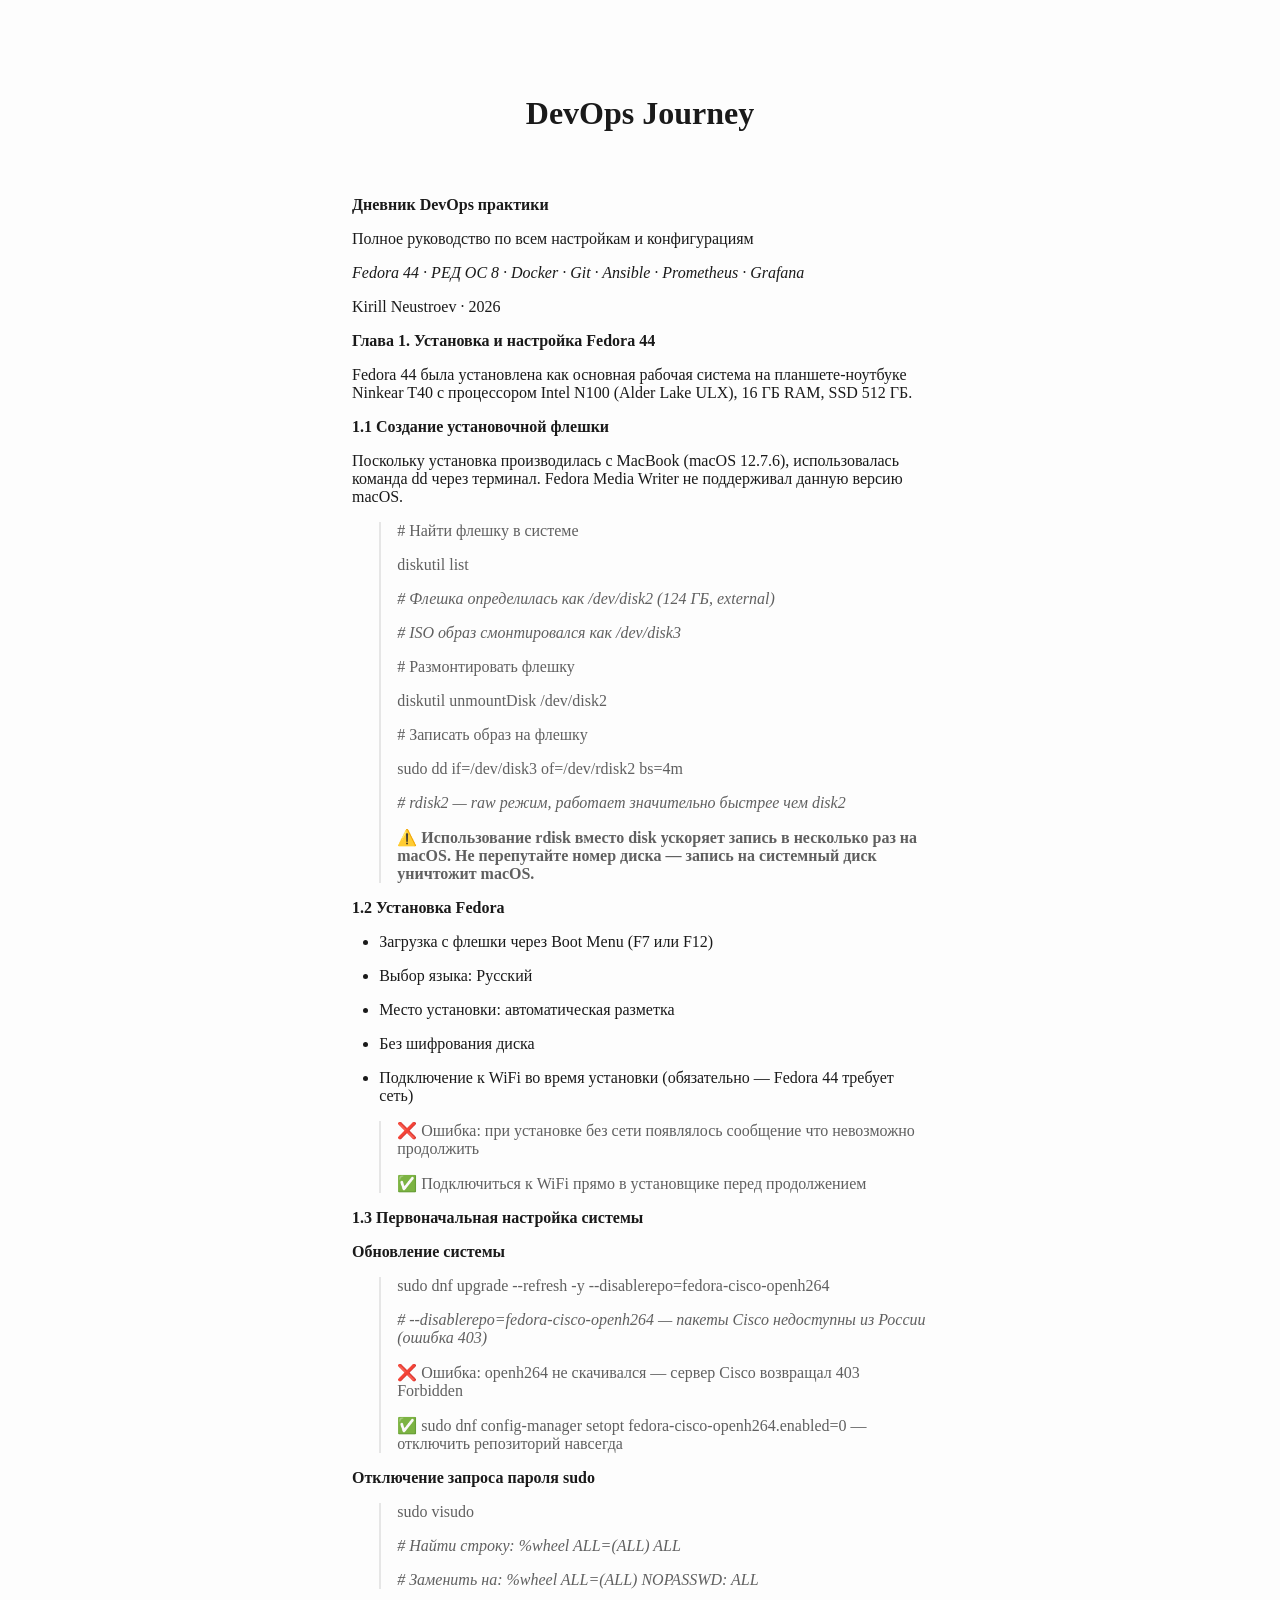
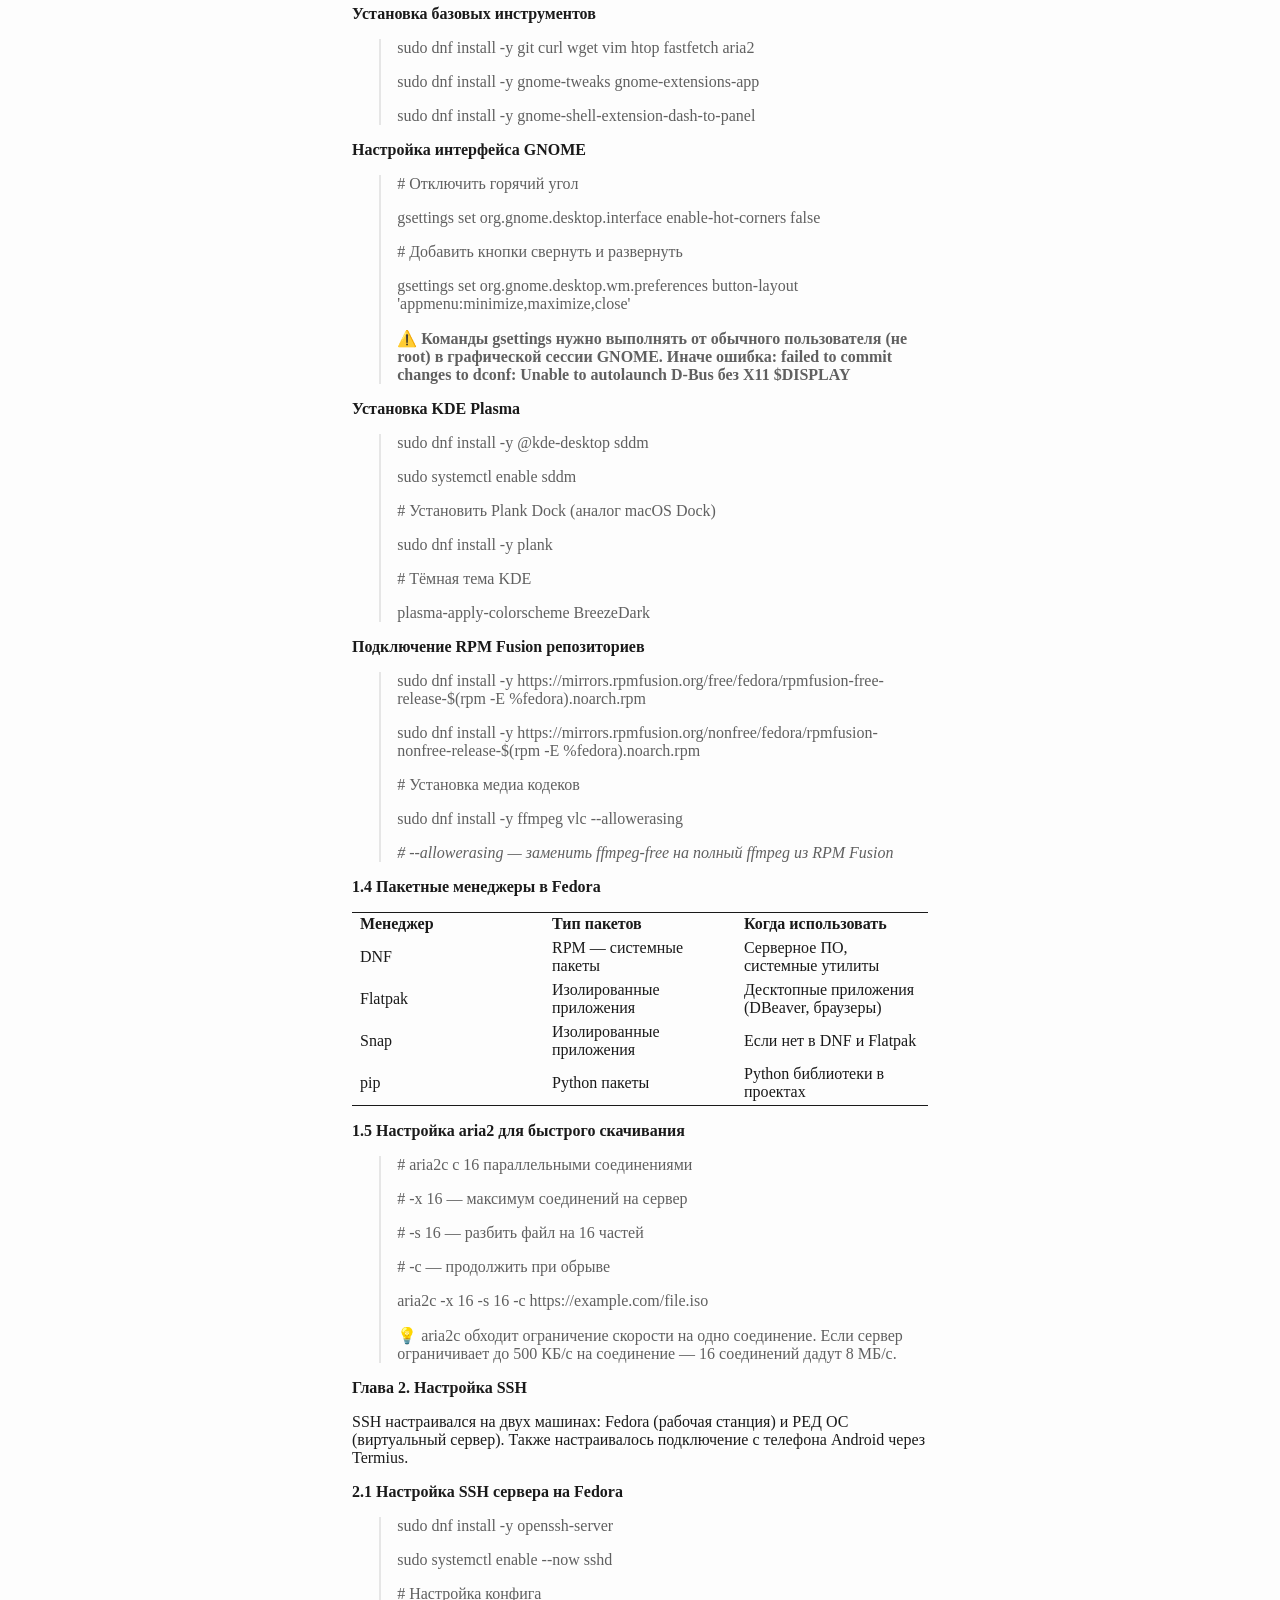
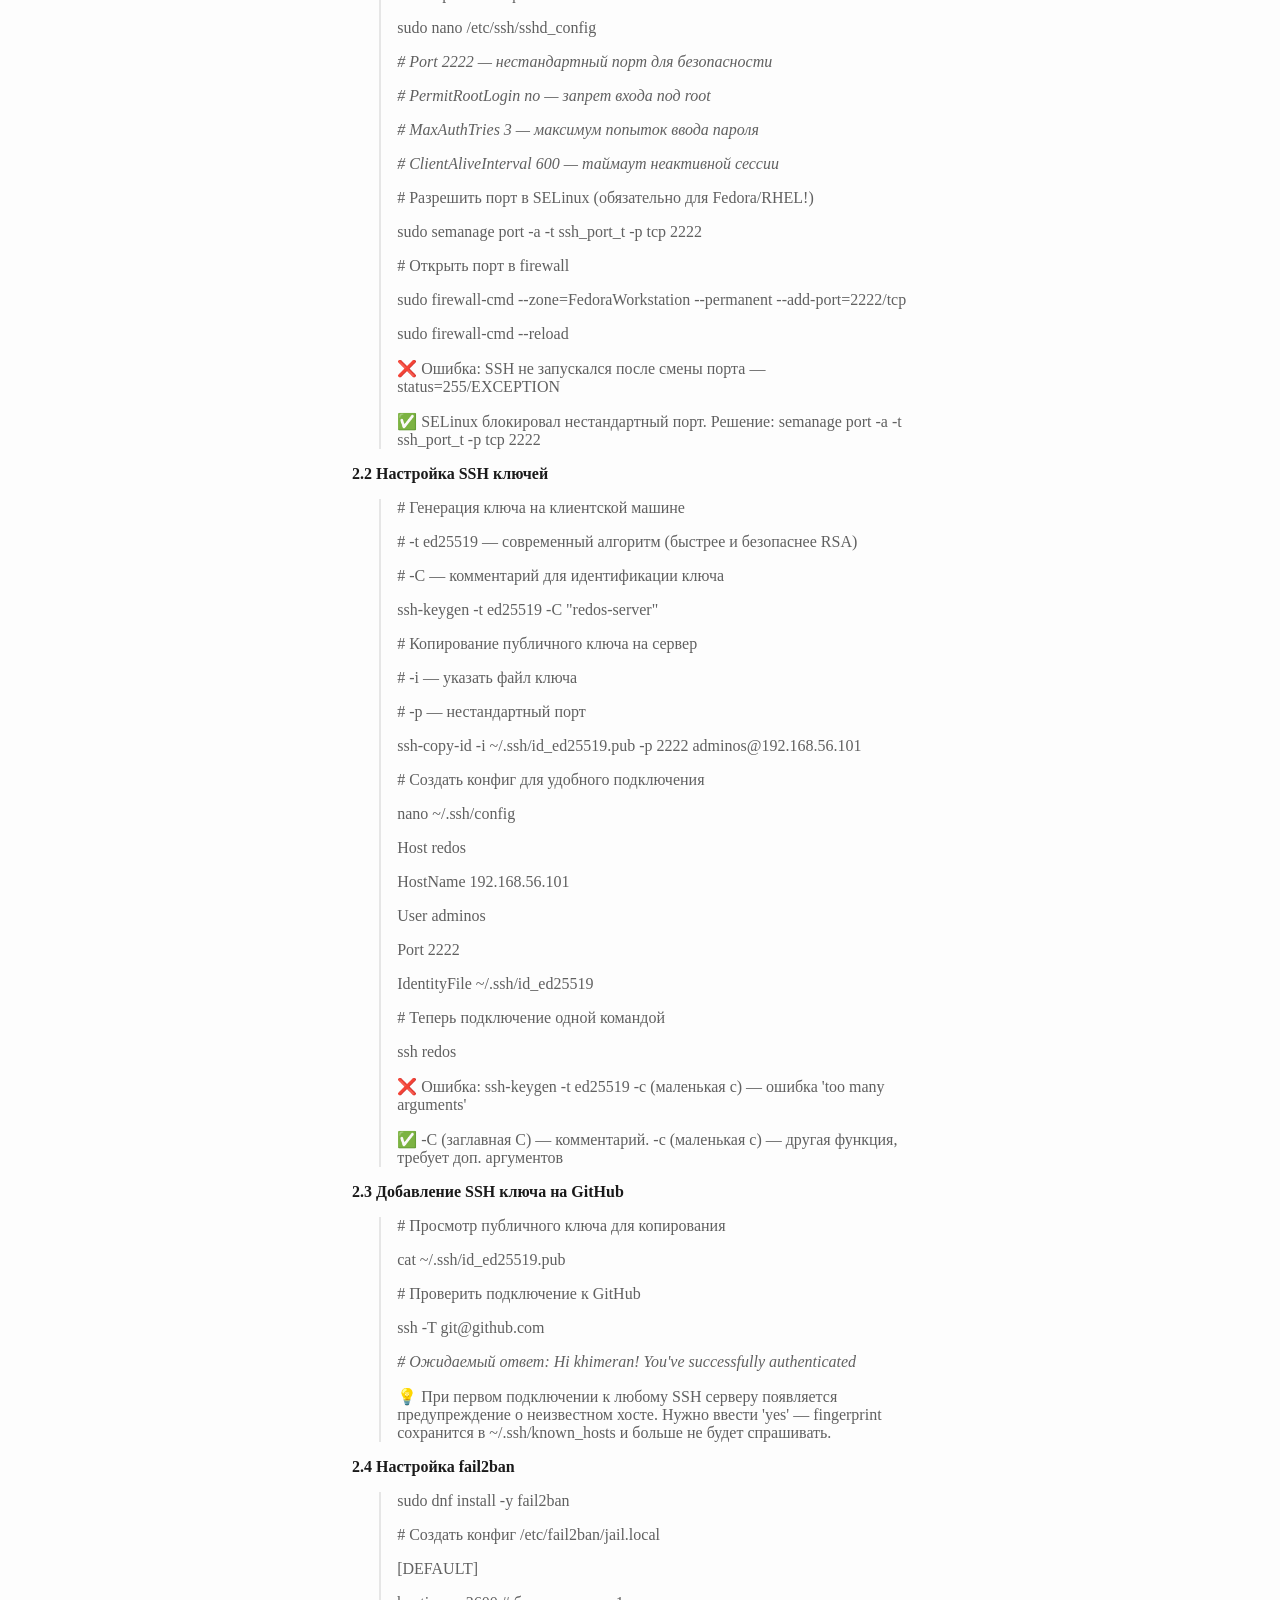
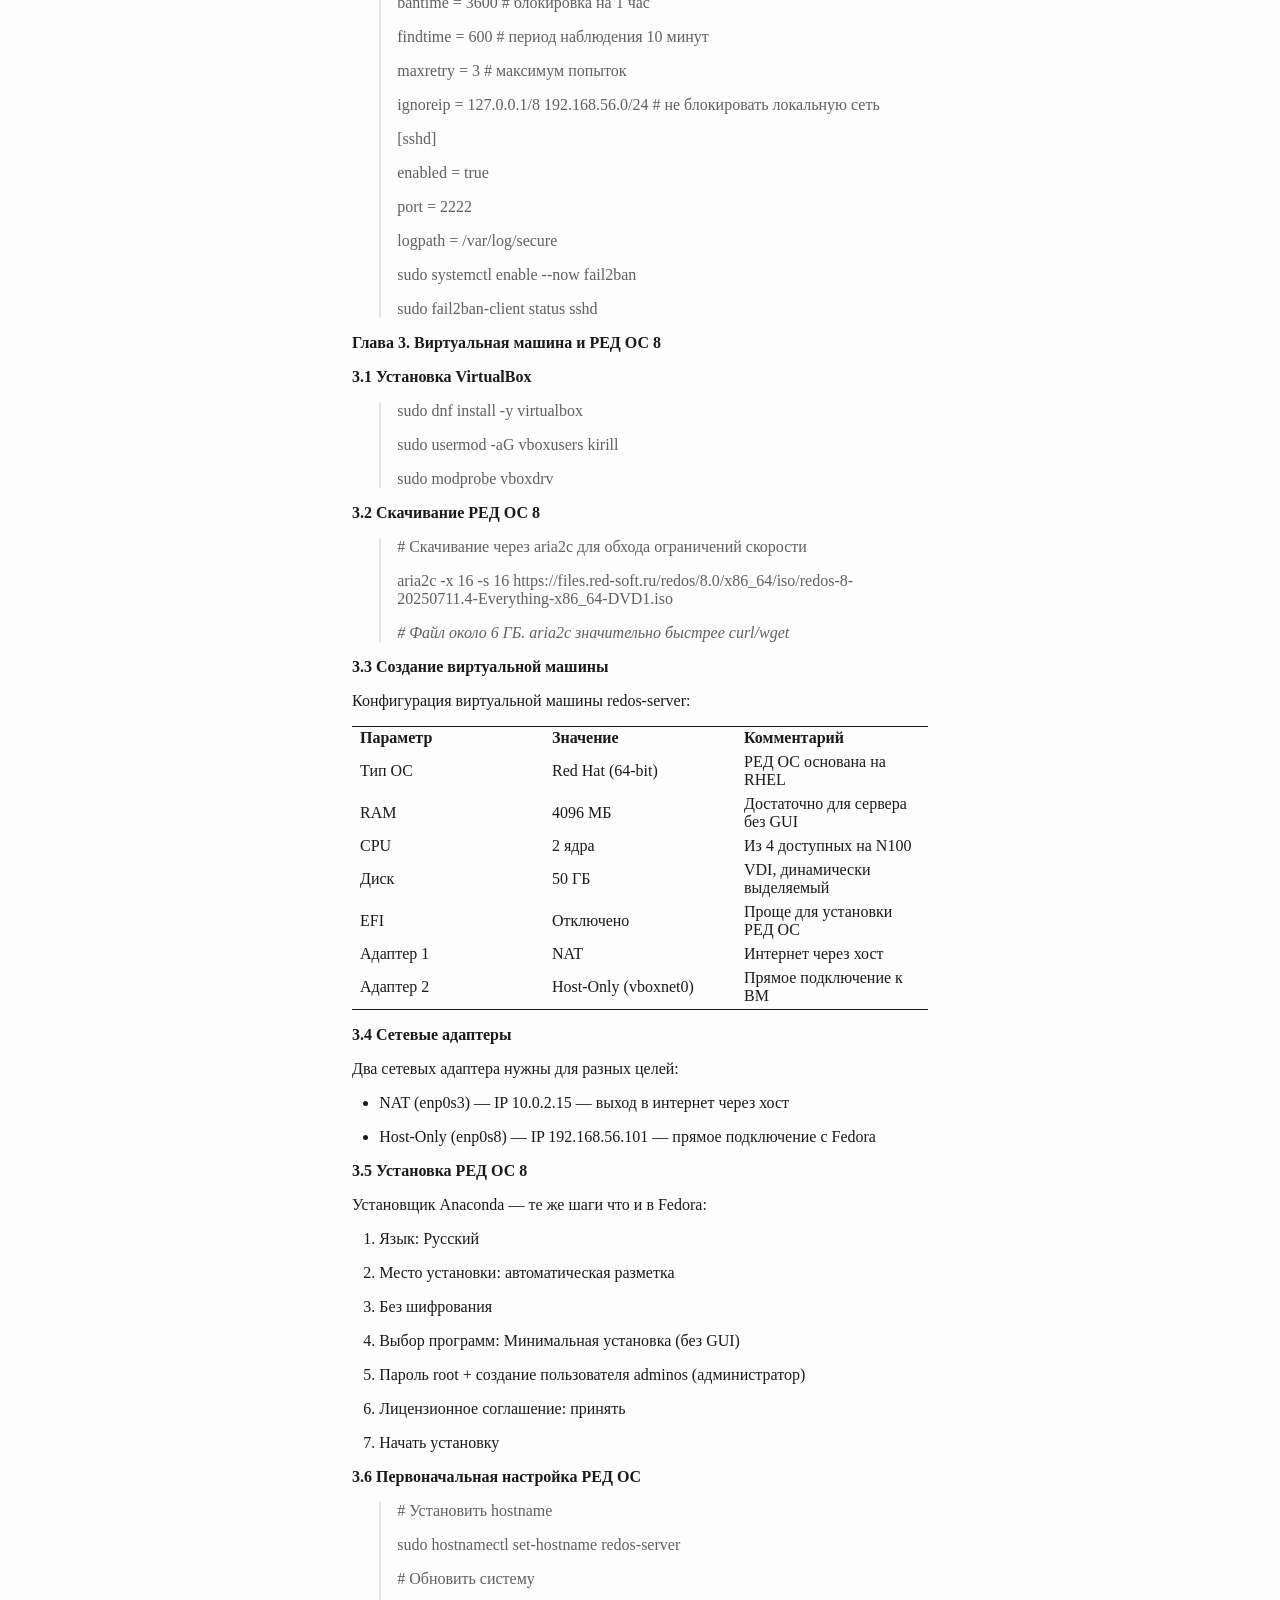
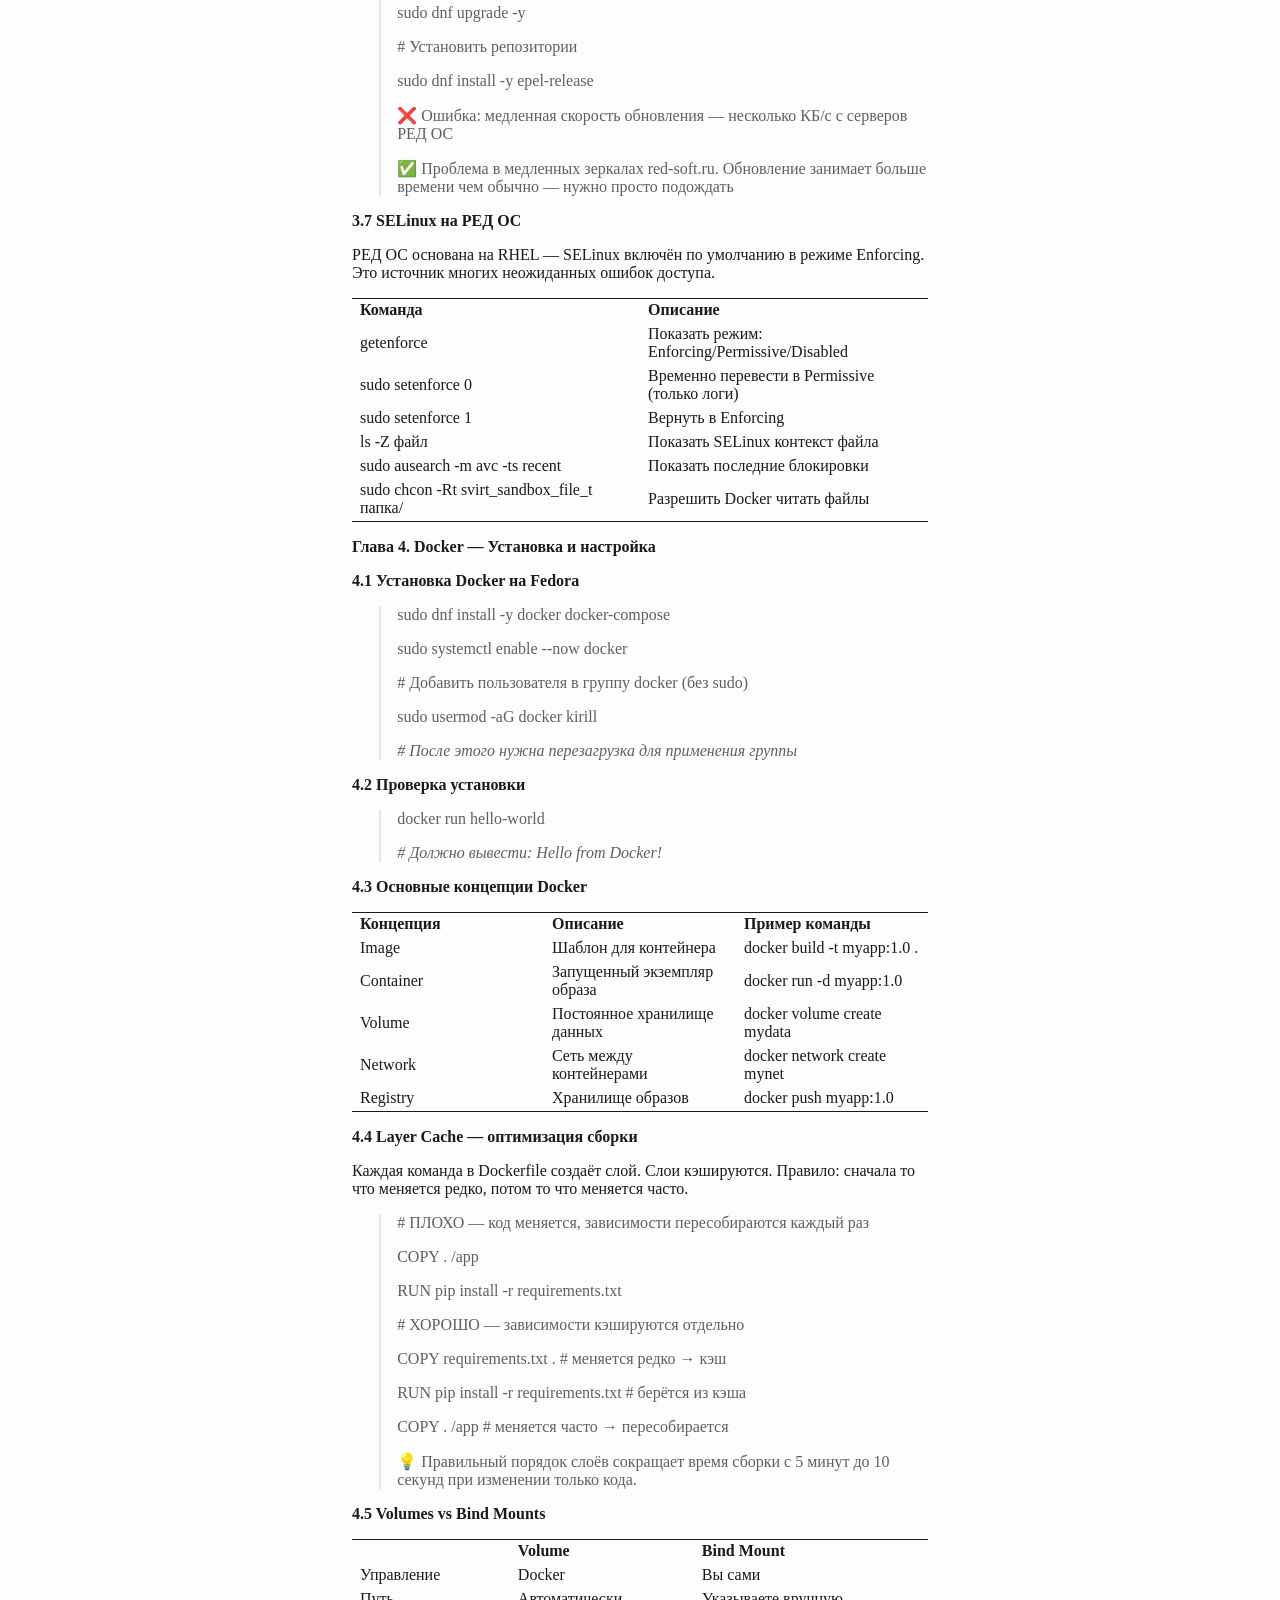
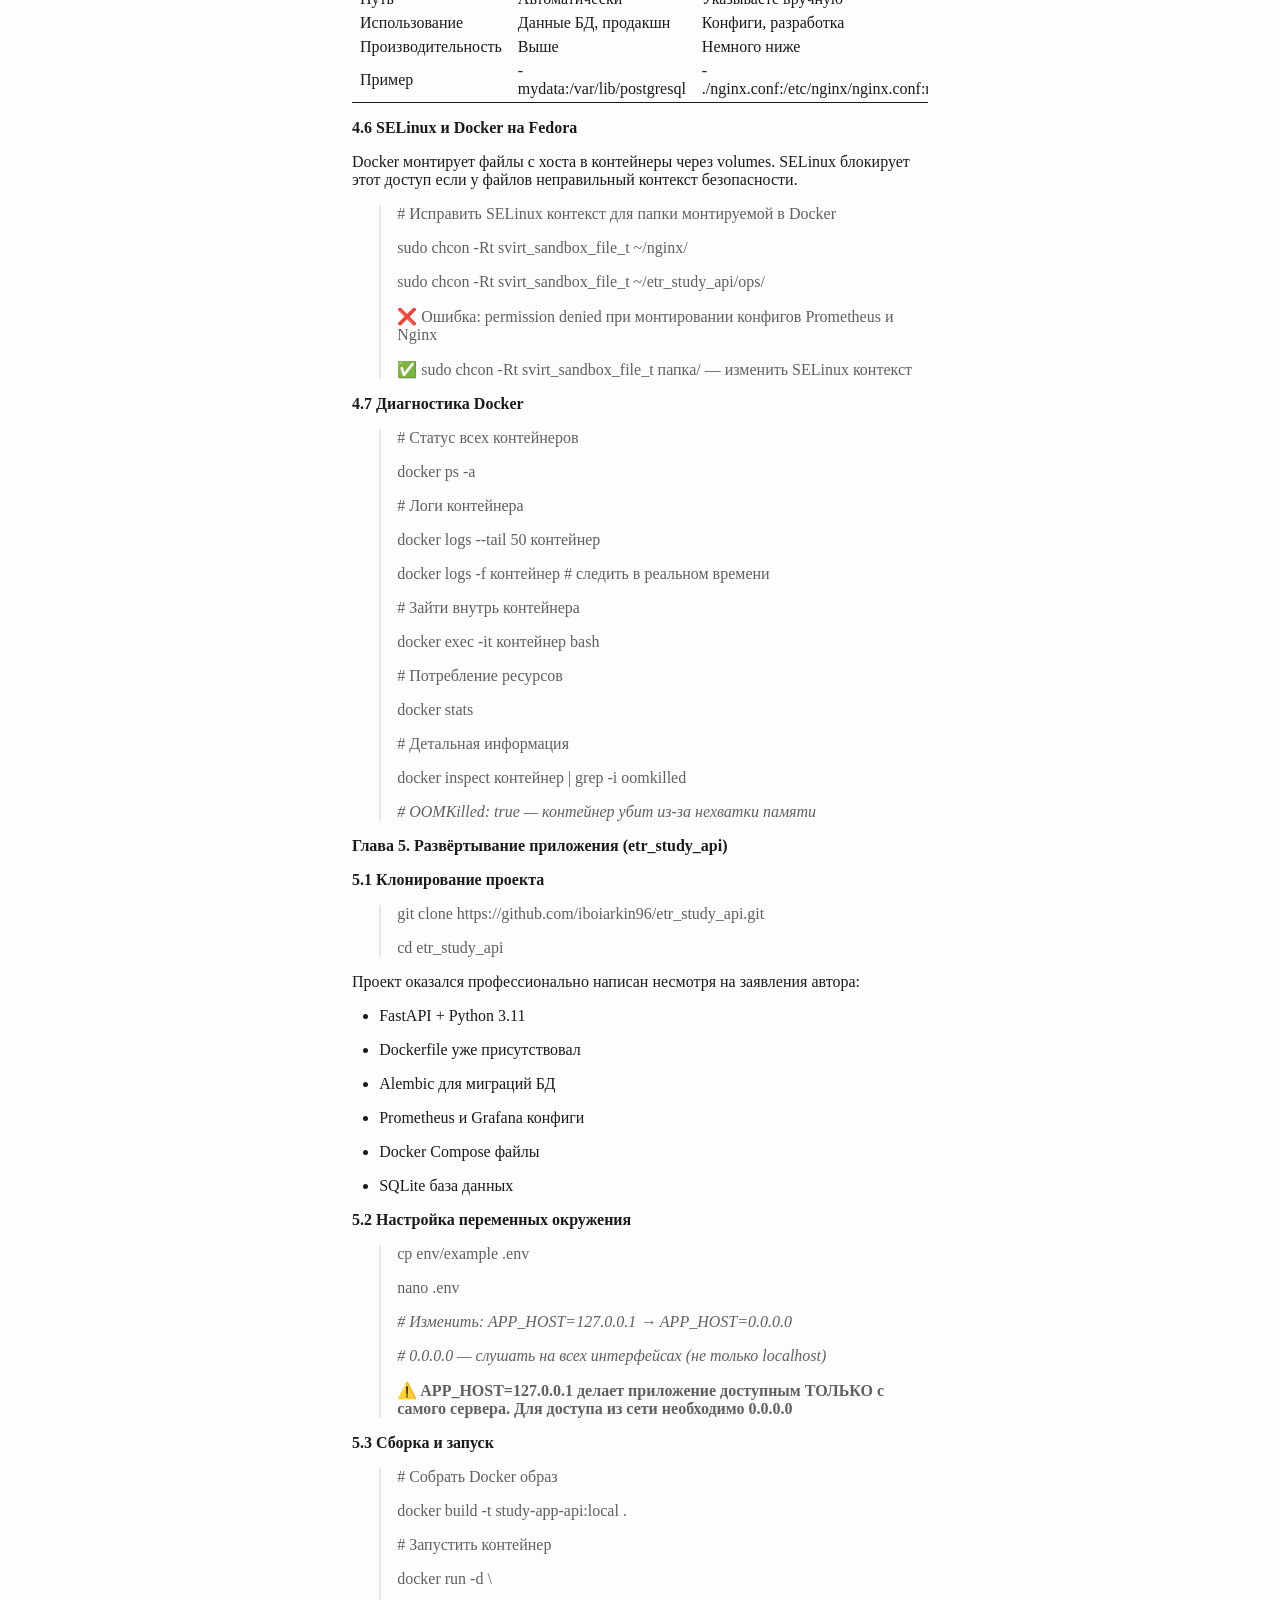
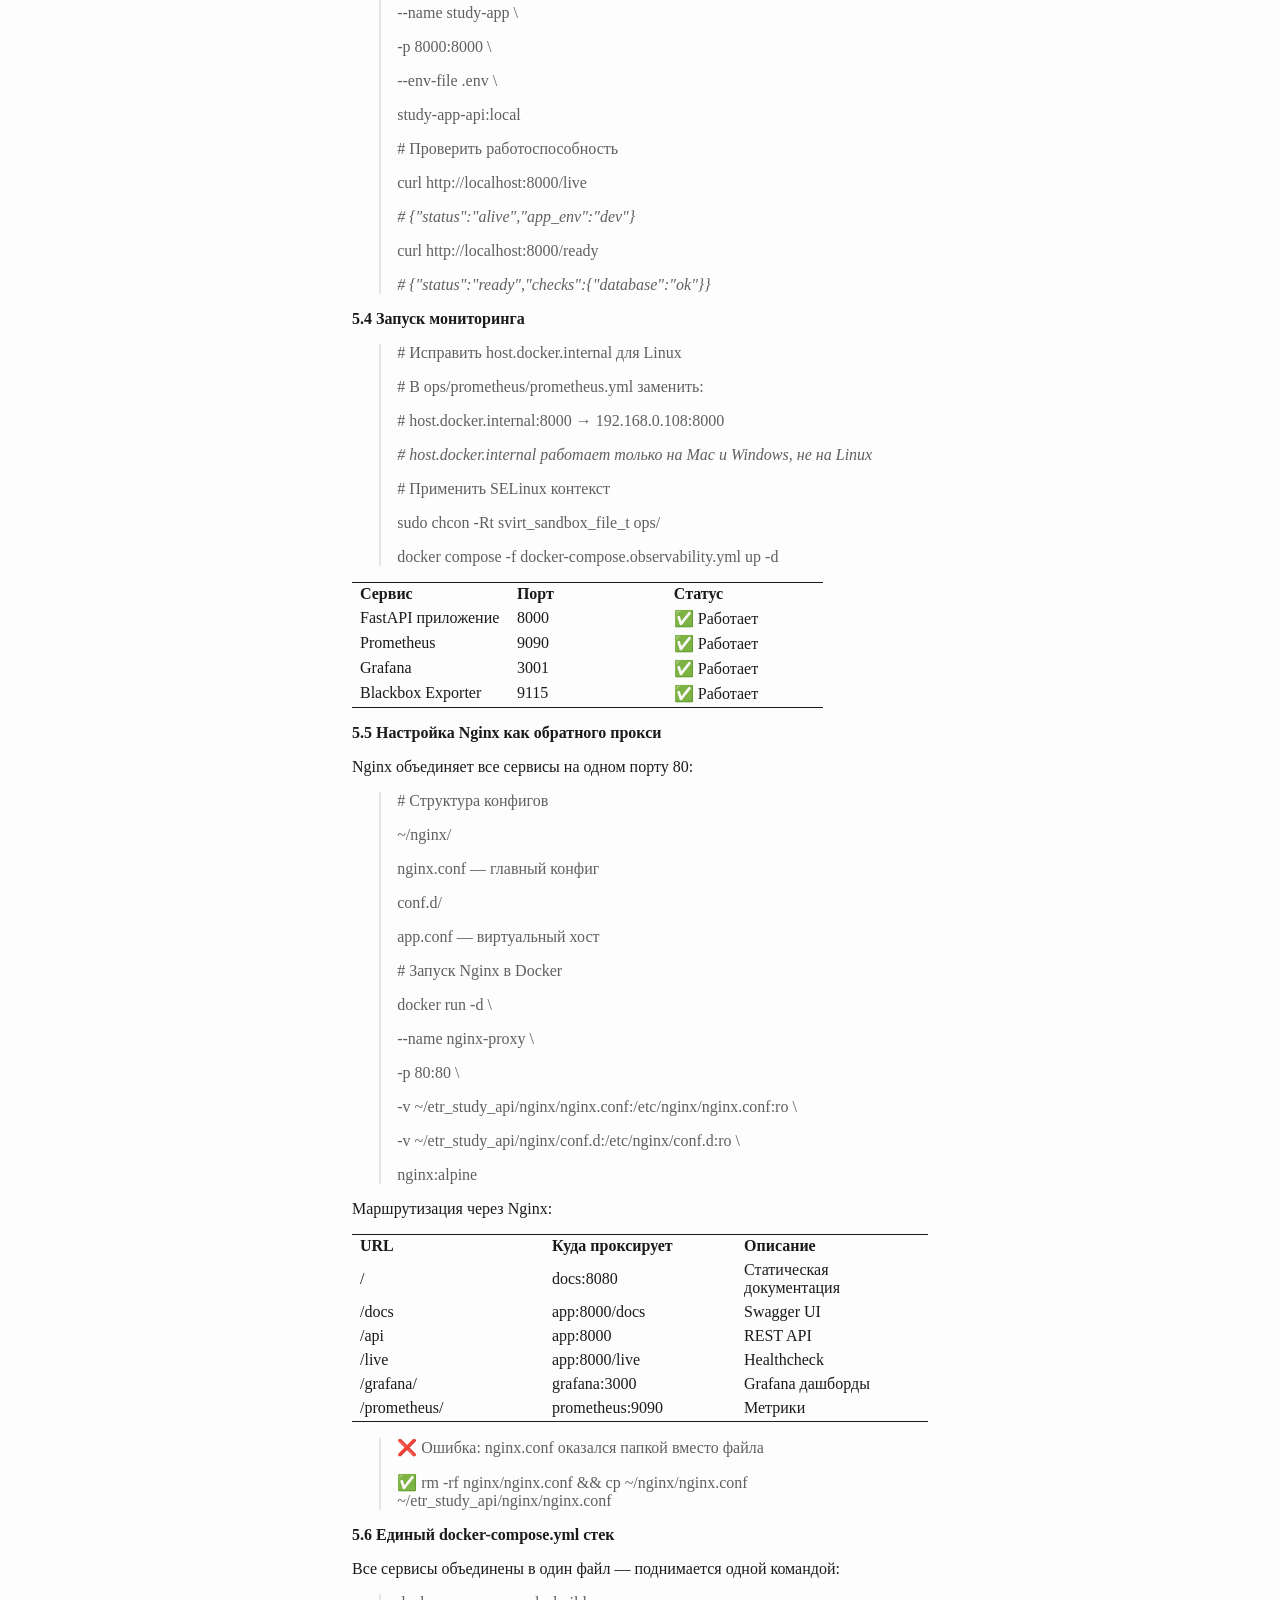
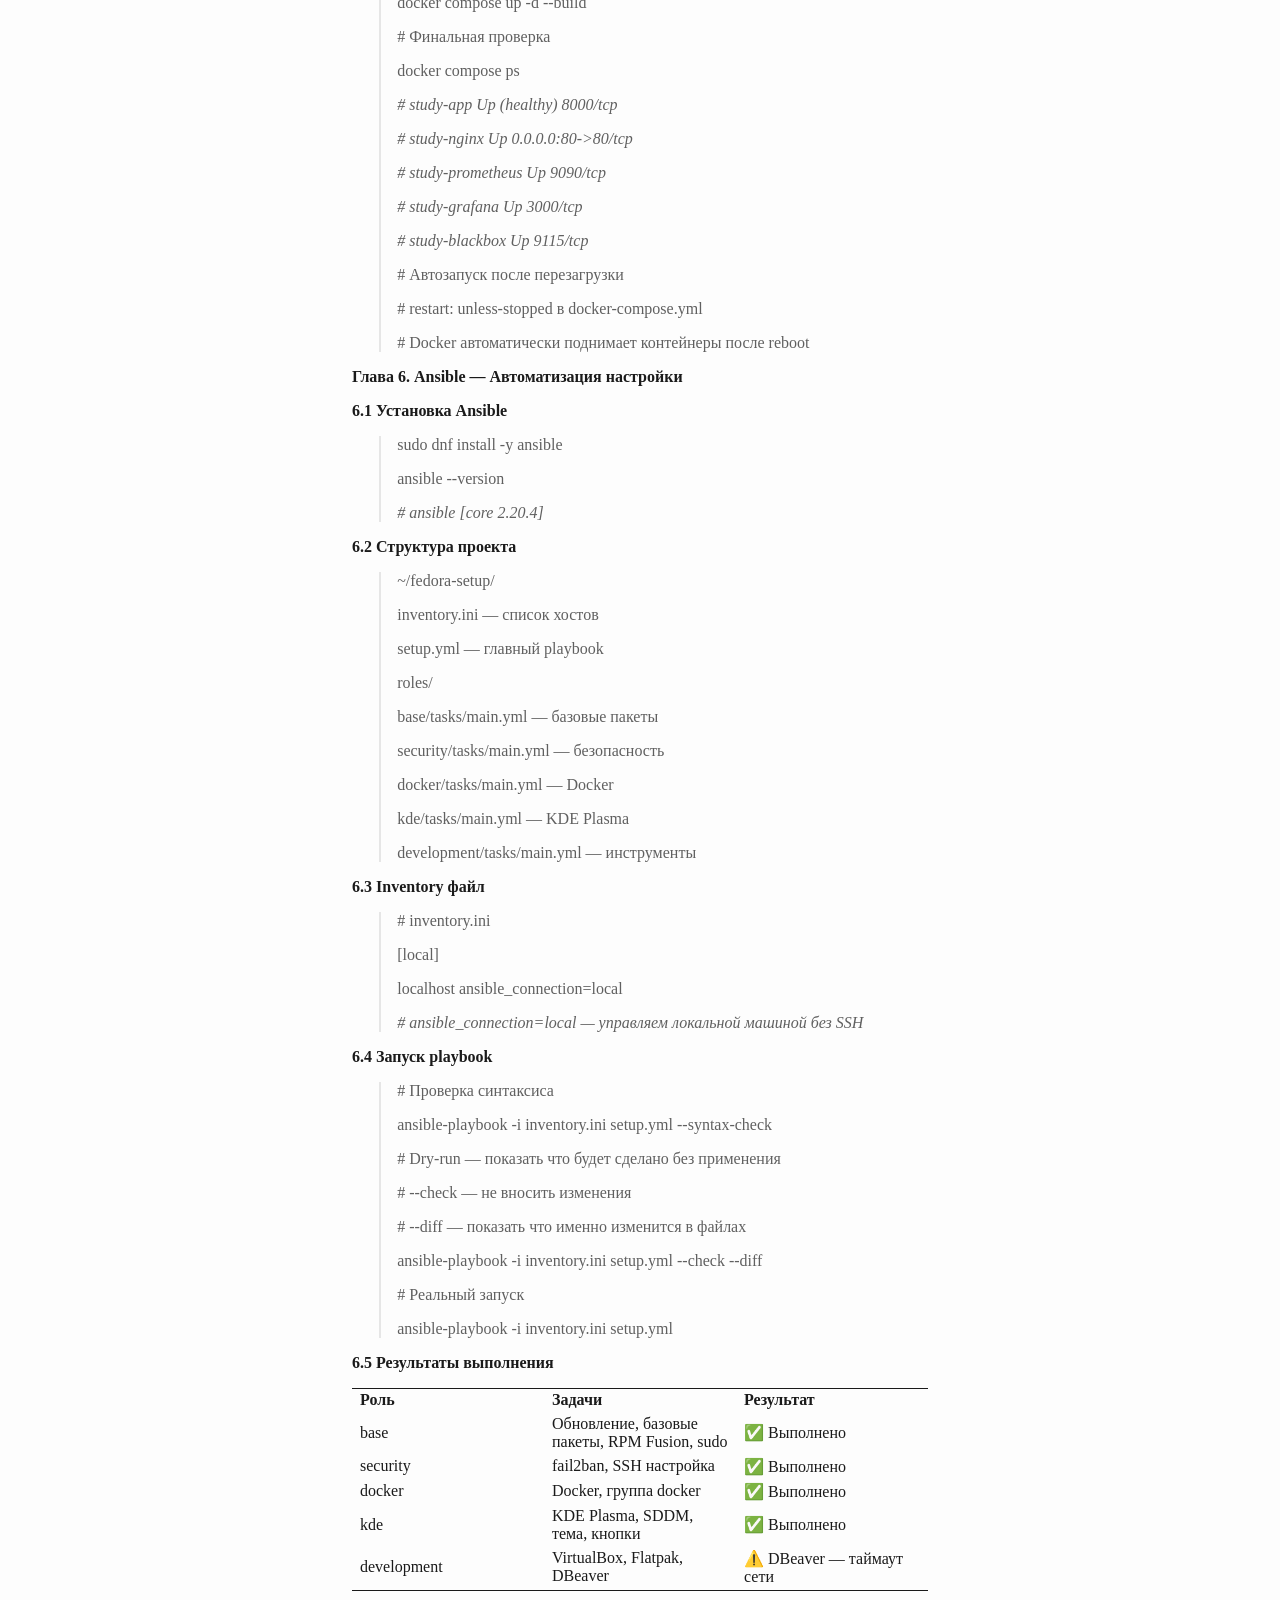
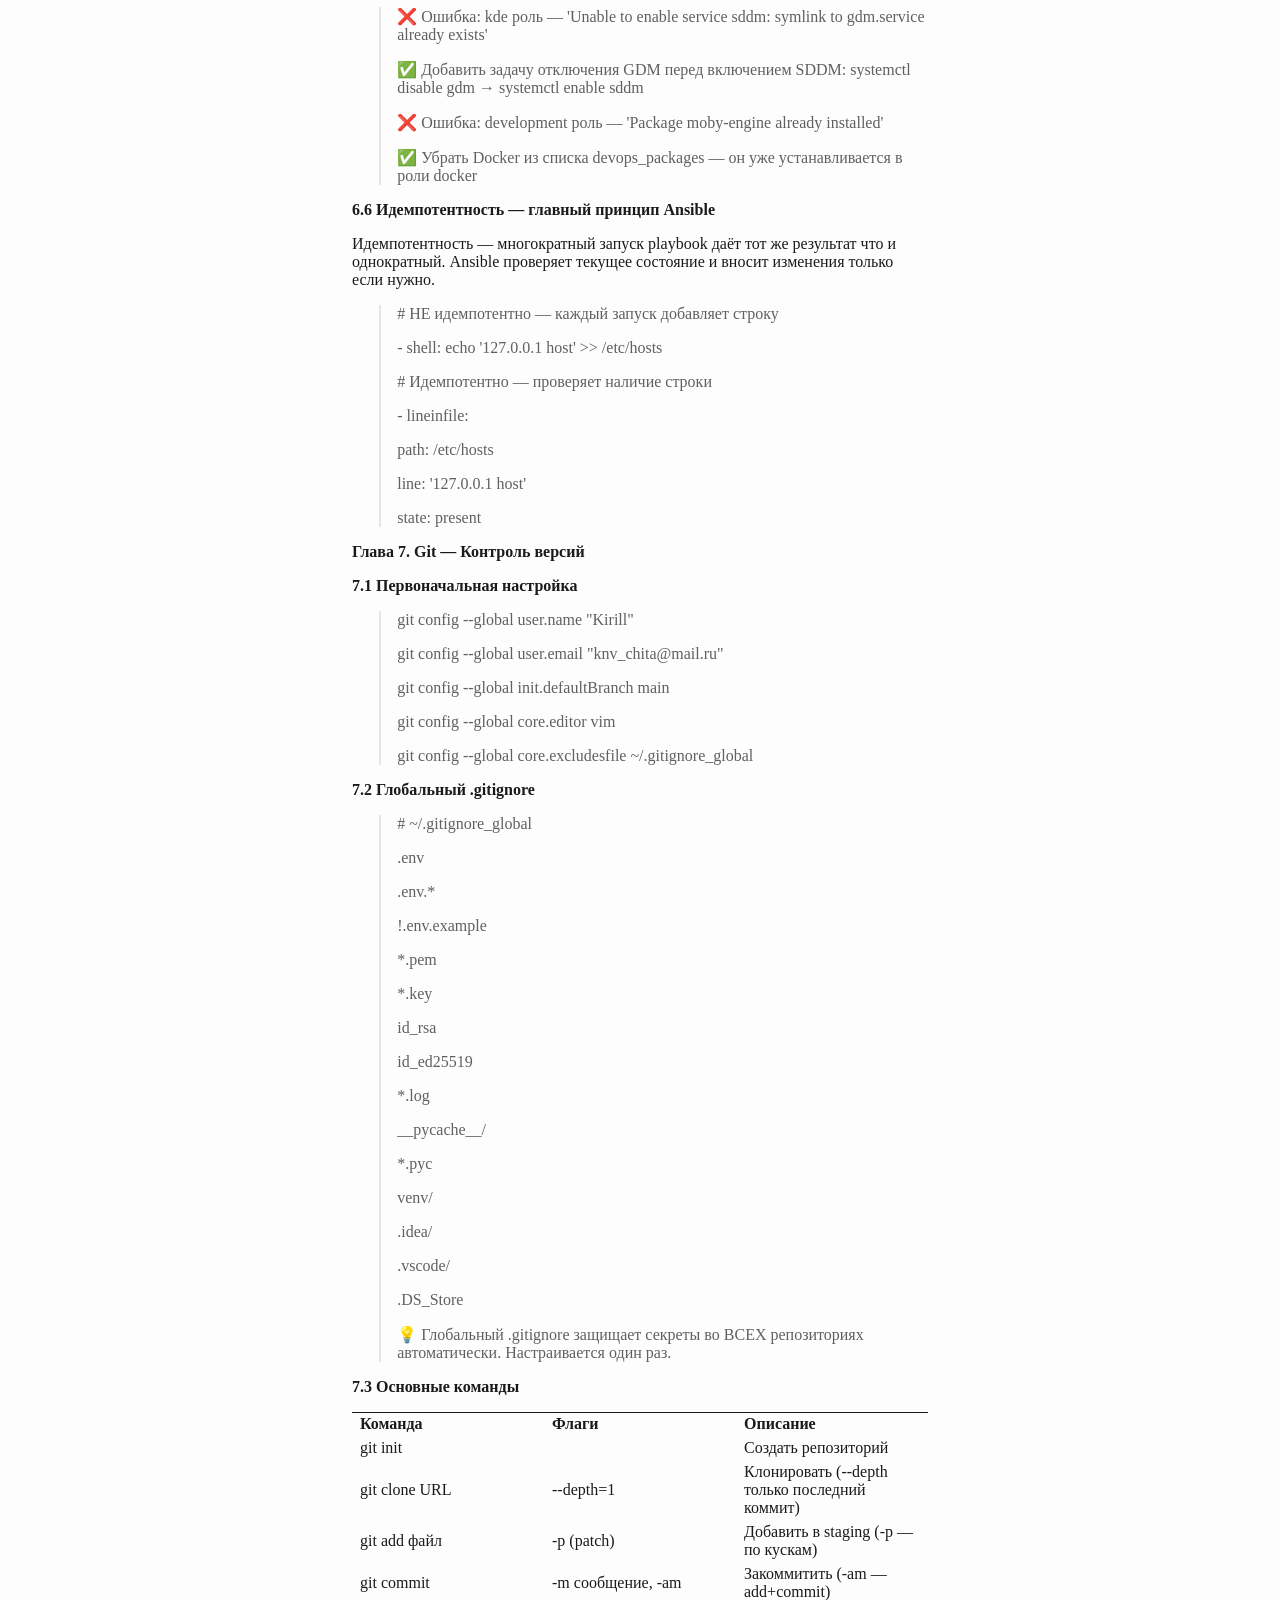
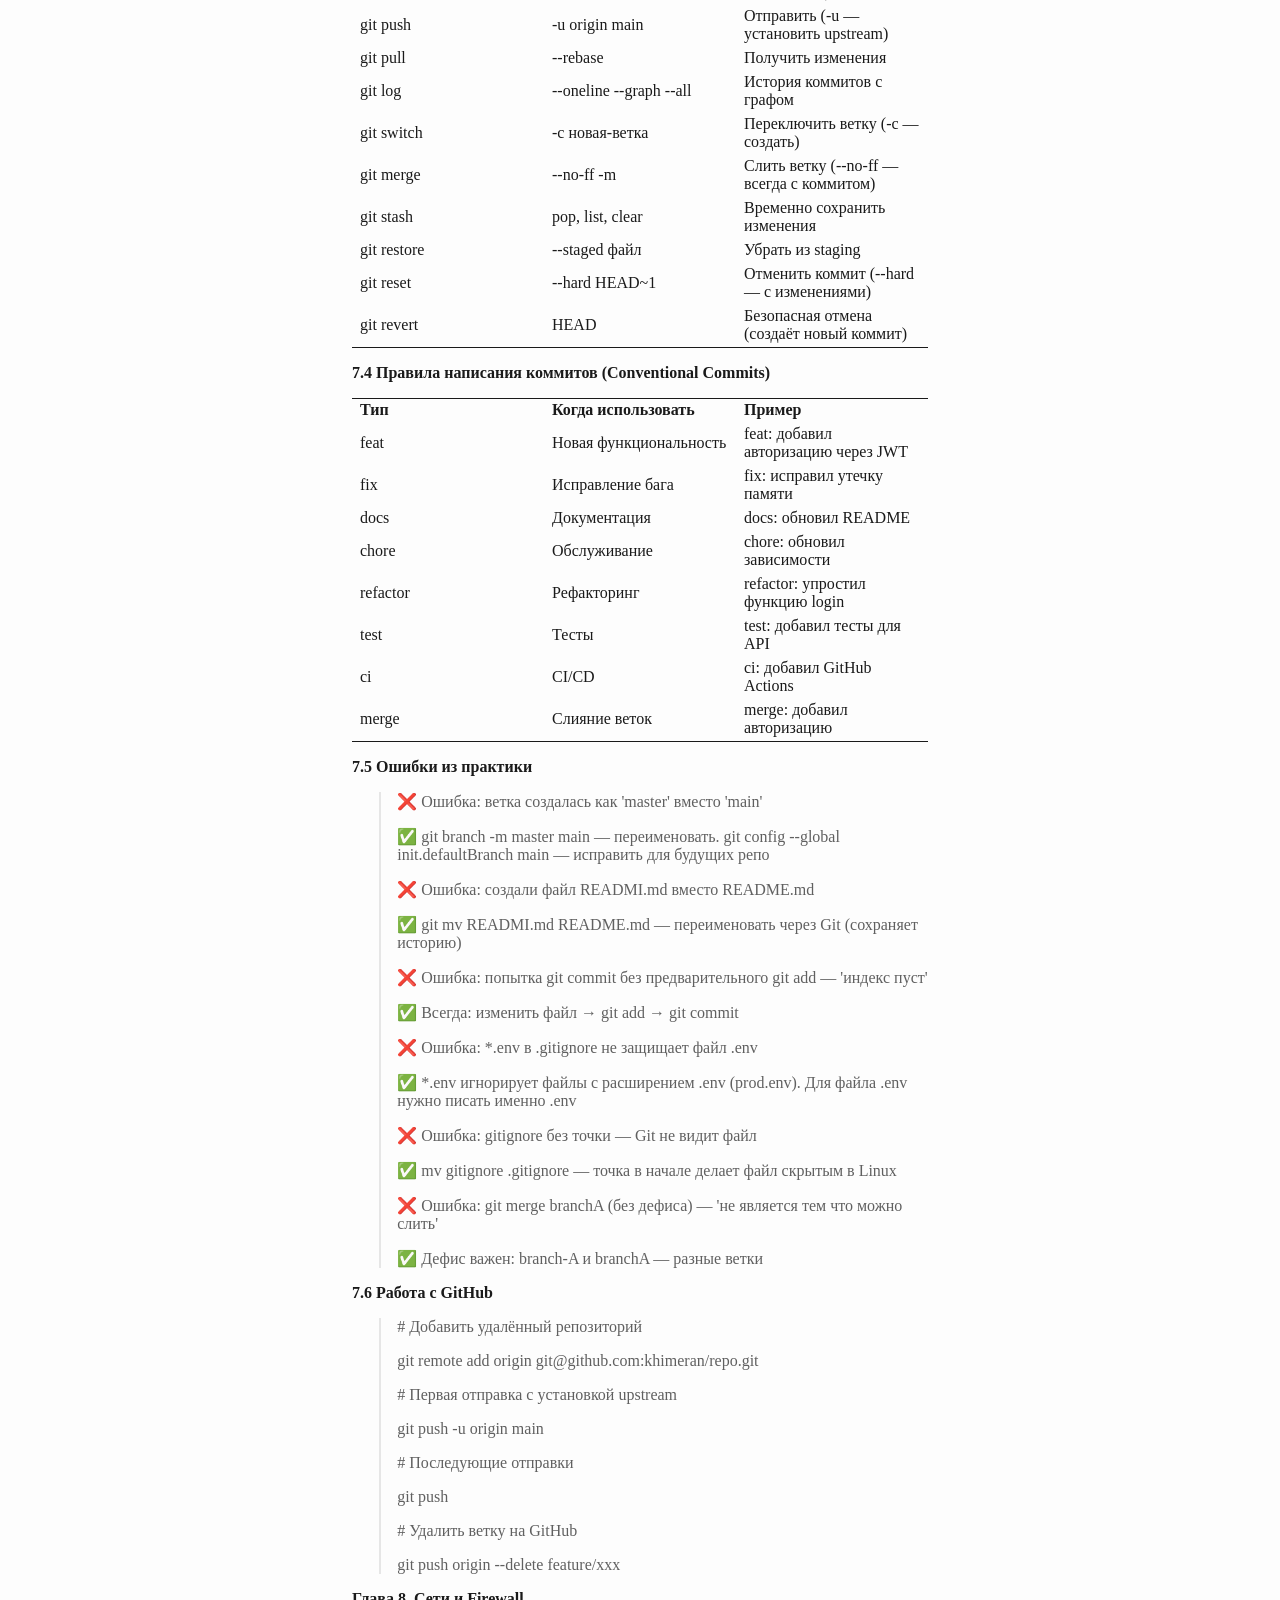
<file: notes/devops_journey.html>
<!DOCTYPE html>
<html xmlns="http://www.w3.org/1999/xhtml" lang="" xml:lang="">
<head>
  <meta charset="utf-8" />
  <meta name="generator" content="pandoc" />
  <meta name="viewport" content="width=device-width, initial-scale=1.0, user-scalable=yes" />
  <title>DevOps Journey</title>
  <style>
    html {
      color: #1a1a1a;
      background-color: #fdfdfd;
    }
    body {
      margin: 0 auto;
      max-width: 36em;
      padding-left: 50px;
      padding-right: 50px;
      padding-top: 50px;
      padding-bottom: 50px;
      hyphens: auto;
      overflow-wrap: break-word;
      text-rendering: optimizeLegibility;
      font-kerning: normal;
    }
    @media (max-width: 600px) {
      body {
        font-size: 0.9em;
        padding: 12px;
      }
      h1 {
        font-size: 1.8em;
      }
    }
    @media print {
      html {
        background-color: white;
      }
      body {
        background-color: transparent;
        color: black;
        font-size: 12pt;
      }
      p, h2, h3 {
        orphans: 3;
        widows: 3;
      }
      h2, h3, h4 {
        page-break-after: avoid;
      }
    }
    p {
      margin: 1em 0;
    }
    a {
      color: #1a1a1a;
    }
    a:visited {
      color: #1a1a1a;
    }
    img {
      max-width: 100%;
    }
    svg {
      height: auto;
      max-width: 100%;
    }
    h1, h2, h3, h4, h5, h6 {
      margin-top: 1.4em;
    }
    h5, h6 {
      font-size: 1em;
      font-style: italic;
    }
    h6 {
      font-weight: normal;
    }
    ol, ul {
      padding-left: 1.7em;
      margin-top: 1em;
    }
    li > ol, li > ul {
      margin-top: 0;
    }
    blockquote {
      margin: 1em 0 1em 1.7em;
      padding-left: 1em;
      border-left: 2px solid #e6e6e6;
      color: #606060;
    }
    code {
      font-family: Menlo, Monaco, Consolas, 'Lucida Console', monospace;
      font-size: 85%;
      margin: 0;
      hyphens: manual;
    }
    pre {
      margin: 1em 0;
      overflow: auto;
    }
    pre code {
      padding: 0;
      overflow: visible;
      overflow-wrap: normal;
    }
    .sourceCode {
     background-color: transparent;
     overflow: visible;
    }
    hr {
      border: none;
      border-top: 1px solid #1a1a1a;
      height: 1px;
      margin: 1em 0;
    }
    table {
      margin: 1em 0;
      border-collapse: collapse;
      width: 100%;
      overflow-x: auto;
      display: block;
      font-variant-numeric: lining-nums tabular-nums;
    }
    table caption {
      margin-bottom: 0.75em;
    }
    tbody {
      margin-top: 0.5em;
      border-top: 1px solid #1a1a1a;
      border-bottom: 1px solid #1a1a1a;
    }
    th {
      border-top: 1px solid #1a1a1a;
      padding: 0.25em 0.5em 0.25em 0.5em;
    }
    td {
      padding: 0.125em 0.5em 0.25em 0.5em;
    }
    header {
      margin-bottom: 4em;
      text-align: center;
    }
    #TOC li {
      list-style: none;
    }
    #TOC ul {
      padding-left: 1.3em;
    }
    #TOC > ul {
      padding-left: 0;
    }
    #TOC a:not(:hover) {
      text-decoration: none;
    }
    code{white-space: pre-wrap;}
    span.smallcaps{font-variant: small-caps;}
    div.columns{display: flex; gap: min(4vw, 1.5em);}
    div.column{flex: auto; overflow-x: auto;}
    div.hanging-indent{margin-left: 1.5em; text-indent: -1.5em;}
    /* The extra [class] is a hack that increases specificity enough to
       override a similar rule in reveal.js */
    ul.task-list[class]{list-style: none;}
    ul.task-list li input[type="checkbox"] {
      font-size: inherit;
      width: 0.8em;
      margin: 0 0.8em 0.2em -1.6em;
      vertical-align: middle;
    }
    .display.math{display: block; text-align: center; margin: 0.5rem auto;}
  </style>
</head>
<body>
<header id="title-block-header">
<h1 class="title">DevOps Journey</h1>
</header>
<p><strong>Дневник DevOps практики</strong></p>
<p>Полное руководство по всем настройкам и конфигурациям</p>
<p><em>Fedora 44 · РЕД ОС 8 · Docker · Git · Ansible · Prometheus ·
Grafana</em></p>
<p>Kirill Neustroev · 2026</p>
<p><strong>Глава 1. Установка и настройка Fedora 44</strong></p>
<p>Fedora 44 была установлена как основная рабочая система на
планшете-ноутбуке Ninkear T40 с процессором Intel N100 (Alder Lake ULX),
16 ГБ RAM, SSD 512 ГБ.</p>
<p><strong>1.1 Создание установочной флешки</strong></p>
<p>Поскольку установка производилась с MacBook (macOS 12.7.6),
использовалась команда dd через терминал. Fedora Media Writer не
поддерживал данную версию macOS.</p>
<blockquote>
<p># Найти флешку в системе</p>
<p>diskutil list</p>
<p><em># Флешка определилась как /dev/disk2 (124 ГБ, external)</em></p>
<p><em># ISO образ смонтировался как /dev/disk3</em></p>
<p># Размонтировать флешку</p>
<p>diskutil unmountDisk /dev/disk2</p>
<p># Записать образ на флешку</p>
<p>sudo dd if=/dev/disk3 of=/dev/rdisk2 bs=4m</p>
<p><em># rdisk2 — raw режим, работает значительно быстрее чем
disk2</em></p>
<p><strong>⚠️ Использование rdisk вместо disk ускоряет запись в
несколько раз на macOS. Не перепутайте номер диска — запись на системный
диск уничтожит macOS.</strong></p>
</blockquote>
<p><strong>1.2 Установка Fedora</strong></p>
<ul>
<li><p>Загрузка с флешки через Boot Menu (F7 или F12)</p></li>
<li><p>Выбор языка: Русский</p></li>
<li><p>Место установки: автоматическая разметка</p></li>
<li><p>Без шифрования диска</p></li>
<li><p>Подключение к WiFi во время установки (обязательно — Fedora 44
требует сеть)</p></li>
</ul>
<blockquote>
<p>❌ Ошибка: при установке без сети появлялось сообщение что невозможно
продолжить</p>
<p>✅ Подключиться к WiFi прямо в установщике перед продолжением</p>
</blockquote>
<p><strong>1.3 Первоначальная настройка системы</strong></p>
<p><strong>Обновление системы</strong></p>
<blockquote>
<p>sudo dnf upgrade --refresh -y --disablerepo=fedora-cisco-openh264</p>
<p><em># --disablerepo=fedora-cisco-openh264 — пакеты Cisco недоступны
из России (ошибка 403)</em></p>
<p>❌ Ошибка: openh264 не скачивался — сервер Cisco возвращал 403
Forbidden</p>
<p>✅ sudo dnf config-manager setopt fedora-cisco-openh264.enabled=0 —
отключить репозиторий навсегда</p>
</blockquote>
<p><strong>Отключение запроса пароля sudo</strong></p>
<blockquote>
<p>sudo visudo</p>
<p><em># Найти строку: %wheel ALL=(ALL) ALL</em></p>
<p><em># Заменить на: %wheel ALL=(ALL) NOPASSWD: ALL</em></p>
</blockquote>
<p><strong>Установка базовых инструментов</strong></p>
<blockquote>
<p>sudo dnf install -y git curl wget vim htop fastfetch aria2</p>
<p>sudo dnf install -y gnome-tweaks gnome-extensions-app</p>
<p>sudo dnf install -y gnome-shell-extension-dash-to-panel</p>
</blockquote>
<p><strong>Настройка интерфейса GNOME</strong></p>
<blockquote>
<p># Отключить горячий угол</p>
<p>gsettings set org.gnome.desktop.interface enable-hot-corners
false</p>
<p># Добавить кнопки свернуть и развернуть</p>
<p>gsettings set org.gnome.desktop.wm.preferences button-layout
'appmenu:minimize,maximize,close'</p>
<p><strong>⚠️ Команды gsettings нужно выполнять от обычного пользователя
(не root) в графической сессии GNOME. Иначе ошибка: failed to commit
changes to dconf: Unable to autolaunch D-Bus без X11
$DISPLAY</strong></p>
</blockquote>
<p><strong>Установка KDE Plasma</strong></p>
<blockquote>
<p>sudo dnf install -y @kde-desktop sddm</p>
<p>sudo systemctl enable sddm</p>
<p># Установить Plank Dock (аналог macOS Dock)</p>
<p>sudo dnf install -y plank</p>
<p># Тёмная тема KDE</p>
<p>plasma-apply-colorscheme BreezeDark</p>
</blockquote>
<p><strong>Подключение RPM Fusion репозиториев</strong></p>
<blockquote>
<p>sudo dnf install -y
https://mirrors.rpmfusion.org/free/fedora/rpmfusion-free-release-$(rpm
-E %fedora).noarch.rpm</p>
<p>sudo dnf install -y
https://mirrors.rpmfusion.org/nonfree/fedora/rpmfusion-nonfree-release-$(rpm
-E %fedora).noarch.rpm</p>
<p># Установка медиа кодеков</p>
<p>sudo dnf install -y ffmpeg vlc --allowerasing</p>
<p><em># --allowerasing — заменить ffmpeg-free на полный ffmpeg из RPM
Fusion</em></p>
</blockquote>
<p><strong>1.4 Пакетные менеджеры в Fedora</strong></p>
<table>
<colgroup>
<col style="width: 33%" />
<col style="width: 33%" />
<col style="width: 33%" />
</colgroup>
<tbody>
<tr>
<td><strong>Менеджер</strong></td>
<td><strong>Тип пакетов</strong></td>
<td><strong>Когда использовать</strong></td>
</tr>
<tr>
<td>DNF</td>
<td>RPM — системные пакеты</td>
<td>Серверное ПО, системные утилиты</td>
</tr>
<tr>
<td>Flatpak</td>
<td>Изолированные приложения</td>
<td>Десктопные приложения (DBeaver, браузеры)</td>
</tr>
<tr>
<td>Snap</td>
<td>Изолированные приложения</td>
<td>Если нет в DNF и Flatpak</td>
</tr>
<tr>
<td>pip</td>
<td>Python пакеты</td>
<td>Python библиотеки в проектах</td>
</tr>
</tbody>
</table>
<p><strong>1.5 Настройка aria2 для быстрого скачивания</strong></p>
<blockquote>
<p># aria2c с 16 параллельными соединениями</p>
<p># -x 16 — максимум соединений на сервер</p>
<p># -s 16 — разбить файл на 16 частей</p>
<p># -c — продолжить при обрыве</p>
<p>aria2c -x 16 -s 16 -c https://example.com/file.iso</p>
<p>💡 aria2c обходит ограничение скорости на одно соединение. Если
сервер ограничивает до 500 КБ/с на соединение — 16 соединений дадут 8
МБ/с.</p>
</blockquote>
<p><strong>Глава 2. Настройка SSH</strong></p>
<p>SSH настраивался на двух машинах: Fedora (рабочая станция) и РЕД ОС
(виртуальный сервер). Также настраивалось подключение с телефона Android
через Termius.</p>
<p><strong>2.1 Настройка SSH сервера на Fedora</strong></p>
<blockquote>
<p>sudo dnf install -y openssh-server</p>
<p>sudo systemctl enable --now sshd</p>
<p># Настройка конфига</p>
<p>sudo nano /etc/ssh/sshd_config</p>
<p><em># Port 2222 — нестандартный порт для безопасности</em></p>
<p><em># PermitRootLogin no — запрет входа под root</em></p>
<p><em># MaxAuthTries 3 — максимум попыток ввода пароля</em></p>
<p><em># ClientAliveInterval 600 — таймаут неактивной сессии</em></p>
<p># Разрешить порт в SELinux (обязательно для Fedora/RHEL!)</p>
<p>sudo semanage port -a -t ssh_port_t -p tcp 2222</p>
<p># Открыть порт в firewall</p>
<p>sudo firewall-cmd --zone=FedoraWorkstation --permanent
--add-port=2222/tcp</p>
<p>sudo firewall-cmd --reload</p>
<p>❌ Ошибка: SSH не запускался после смены порта —
status=255/EXCEPTION</p>
<p>✅ SELinux блокировал нестандартный порт. Решение: semanage port -a
-t ssh_port_t -p tcp 2222</p>
</blockquote>
<p><strong>2.2 Настройка SSH ключей</strong></p>
<blockquote>
<p># Генерация ключа на клиентской машине</p>
<p># -t ed25519 — современный алгоритм (быстрее и безопаснее RSA)</p>
<p># -C — комментарий для идентификации ключа</p>
<p>ssh-keygen -t ed25519 -C "redos-server"</p>
<p># Копирование публичного ключа на сервер</p>
<p># -i — указать файл ключа</p>
<p># -p — нестандартный порт</p>
<p>ssh-copy-id -i ~/.ssh/id_ed25519.pub -p 2222
adminos@192.168.56.101</p>
<p># Создать конфиг для удобного подключения</p>
<p>nano ~/.ssh/config</p>
<p>Host redos</p>
<p>HostName 192.168.56.101</p>
<p>User adminos</p>
<p>Port 2222</p>
<p>IdentityFile ~/.ssh/id_ed25519</p>
<p># Теперь подключение одной командой</p>
<p>ssh redos</p>
<p>❌ Ошибка: ssh-keygen -t ed25519 -c (маленькая c) — ошибка 'too many
arguments'</p>
<p>✅ -C (заглавная C) — комментарий. -c (маленькая c) — другая функция,
требует доп. аргументов</p>
</blockquote>
<p><strong>2.3 Добавление SSH ключа на GitHub</strong></p>
<blockquote>
<p># Просмотр публичного ключа для копирования</p>
<p>cat ~/.ssh/id_ed25519.pub</p>
<p># Проверить подключение к GitHub</p>
<p>ssh -T git@github.com</p>
<p><em># Ожидаемый ответ: Hi khimeran! You've successfully
authenticated</em></p>
<p>💡 При первом подключении к любому SSH серверу появляется
предупреждение о неизвестном хосте. Нужно ввести 'yes' — fingerprint
сохранится в ~/.ssh/known_hosts и больше не будет спрашивать.</p>
</blockquote>
<p><strong>2.4 Настройка fail2ban</strong></p>
<blockquote>
<p>sudo dnf install -y fail2ban</p>
<p># Создать конфиг /etc/fail2ban/jail.local</p>
<p>[DEFAULT]</p>
<p>bantime = 3600 # блокировка на 1 час</p>
<p>findtime = 600 # период наблюдения 10 минут</p>
<p>maxretry = 3 # максимум попыток</p>
<p>ignoreip = 127.0.0.1/8 192.168.56.0/24 # не блокировать локальную
сеть</p>
<p>[sshd]</p>
<p>enabled = true</p>
<p>port = 2222</p>
<p>logpath = /var/log/secure</p>
<p>sudo systemctl enable --now fail2ban</p>
<p>sudo fail2ban-client status sshd</p>
</blockquote>
<p><strong>Глава 3. Виртуальная машина и РЕД ОС 8</strong></p>
<p><strong>3.1 Установка VirtualBox</strong></p>
<blockquote>
<p>sudo dnf install -y virtualbox</p>
<p>sudo usermod -aG vboxusers kirill</p>
<p>sudo modprobe vboxdrv</p>
</blockquote>
<p><strong>3.2 Скачивание РЕД ОС 8</strong></p>
<blockquote>
<p># Скачивание через aria2c для обхода ограничений скорости</p>
<p>aria2c -x 16 -s 16
https://files.red-soft.ru/redos/8.0/x86_64/iso/redos-8-20250711.4-Everything-x86_64-DVD1.iso</p>
<p><em># Файл около 6 ГБ. aria2c значительно быстрее curl/wget</em></p>
</blockquote>
<p><strong>3.3 Создание виртуальной машины</strong></p>
<p>Конфигурация виртуальной машины redos-server:</p>
<table>
<colgroup>
<col style="width: 33%" />
<col style="width: 33%" />
<col style="width: 33%" />
</colgroup>
<tbody>
<tr>
<td><strong>Параметр</strong></td>
<td><strong>Значение</strong></td>
<td><strong>Комментарий</strong></td>
</tr>
<tr>
<td>Тип ОС</td>
<td>Red Hat (64-bit)</td>
<td>РЕД ОС основана на RHEL</td>
</tr>
<tr>
<td>RAM</td>
<td>4096 МБ</td>
<td>Достаточно для сервера без GUI</td>
</tr>
<tr>
<td>CPU</td>
<td>2 ядра</td>
<td>Из 4 доступных на N100</td>
</tr>
<tr>
<td>Диск</td>
<td>50 ГБ</td>
<td>VDI, динамически выделяемый</td>
</tr>
<tr>
<td>EFI</td>
<td>Отключено</td>
<td>Проще для установки РЕД ОС</td>
</tr>
<tr>
<td>Адаптер 1</td>
<td>NAT</td>
<td>Интернет через хост</td>
</tr>
<tr>
<td>Адаптер 2</td>
<td>Host-Only (vboxnet0)</td>
<td>Прямое подключение к ВМ</td>
</tr>
</tbody>
</table>
<p><strong>3.4 Сетевые адаптеры</strong></p>
<p>Два сетевых адаптера нужны для разных целей:</p>
<ul>
<li><p>NAT (enp0s3) — IP 10.0.2.15 — выход в интернет через
хост</p></li>
<li><p>Host-Only (enp0s8) — IP 192.168.56.101 — прямое подключение с
Fedora</p></li>
</ul>
<p><strong>3.5 Установка РЕД ОС 8</strong></p>
<p>Установщик Anaconda — те же шаги что и в Fedora:</p>
<ol type="1">
<li><p>Язык: Русский</p></li>
<li><p>Место установки: автоматическая разметка</p></li>
<li><p>Без шифрования</p></li>
<li><p>Выбор программ: Минимальная установка (без GUI)</p></li>
<li><p>Пароль root + создание пользователя adminos
(администратор)</p></li>
<li><p>Лицензионное соглашение: принять</p></li>
<li><p>Начать установку</p></li>
</ol>
<p><strong>3.6 Первоначальная настройка РЕД ОС</strong></p>
<blockquote>
<p># Установить hostname</p>
<p>sudo hostnamectl set-hostname redos-server</p>
<p># Обновить систему</p>
<p>sudo dnf upgrade -y</p>
<p># Установить репозитории</p>
<p>sudo dnf install -y epel-release</p>
<p>❌ Ошибка: медленная скорость обновления — несколько КБ/с с серверов
РЕД ОС</p>
<p>✅ Проблема в медленных зеркалах red-soft.ru. Обновление занимает
больше времени чем обычно — нужно просто подождать</p>
</blockquote>
<p><strong>3.7 SELinux на РЕД ОС</strong></p>
<p>РЕД ОС основана на RHEL — SELinux включён по умолчанию в режиме
Enforcing. Это источник многих неожиданных ошибок доступа.</p>
<table>
<colgroup>
<col style="width: 50%" />
<col style="width: 50%" />
</colgroup>
<tbody>
<tr>
<td><strong>Команда</strong></td>
<td><strong>Описание</strong></td>
</tr>
<tr>
<td>getenforce</td>
<td>Показать режим: Enforcing/Permissive/Disabled</td>
</tr>
<tr>
<td>sudo setenforce 0</td>
<td>Временно перевести в Permissive (только логи)</td>
</tr>
<tr>
<td>sudo setenforce 1</td>
<td>Вернуть в Enforcing</td>
</tr>
<tr>
<td>ls -Z файл</td>
<td>Показать SELinux контекст файла</td>
</tr>
<tr>
<td>sudo ausearch -m avc -ts recent</td>
<td>Показать последние блокировки</td>
</tr>
<tr>
<td>sudo chcon -Rt svirt_sandbox_file_t папка/</td>
<td>Разрешить Docker читать файлы</td>
</tr>
</tbody>
</table>
<p><strong>Глава 4. Docker — Установка и настройка</strong></p>
<p><strong>4.1 Установка Docker на Fedora</strong></p>
<blockquote>
<p>sudo dnf install -y docker docker-compose</p>
<p>sudo systemctl enable --now docker</p>
<p># Добавить пользователя в группу docker (без sudo)</p>
<p>sudo usermod -aG docker kirill</p>
<p><em># После этого нужна перезагрузка для применения группы</em></p>
</blockquote>
<p><strong>4.2 Проверка установки</strong></p>
<blockquote>
<p>docker run hello-world</p>
<p><em># Должно вывести: Hello from Docker!</em></p>
</blockquote>
<p><strong>4.3 Основные концепции Docker</strong></p>
<table>
<colgroup>
<col style="width: 33%" />
<col style="width: 33%" />
<col style="width: 33%" />
</colgroup>
<tbody>
<tr>
<td><strong>Концепция</strong></td>
<td><strong>Описание</strong></td>
<td><strong>Пример команды</strong></td>
</tr>
<tr>
<td>Image</td>
<td>Шаблон для контейнера</td>
<td>docker build -t myapp:1.0 .</td>
</tr>
<tr>
<td>Container</td>
<td>Запущенный экземпляр образа</td>
<td>docker run -d myapp:1.0</td>
</tr>
<tr>
<td>Volume</td>
<td>Постоянное хранилище данных</td>
<td>docker volume create mydata</td>
</tr>
<tr>
<td>Network</td>
<td>Сеть между контейнерами</td>
<td>docker network create mynet</td>
</tr>
<tr>
<td>Registry</td>
<td>Хранилище образов</td>
<td>docker push myapp:1.0</td>
</tr>
</tbody>
</table>
<p><strong>4.4 Layer Cache — оптимизация сборки</strong></p>
<p>Каждая команда в Dockerfile создаёт слой. Слои кэшируются. Правило:
сначала то что меняется редко, потом то что меняется часто.</p>
<blockquote>
<p># ПЛОХО — код меняется, зависимости пересобираются каждый раз</p>
<p>COPY . /app</p>
<p>RUN pip install -r requirements.txt</p>
<p># ХОРОШО — зависимости кэшируются отдельно</p>
<p>COPY requirements.txt . # меняется редко → кэш</p>
<p>RUN pip install -r requirements.txt # берётся из кэша</p>
<p>COPY . /app # меняется часто → пересобирается</p>
<p>💡 Правильный порядок слоёв сокращает время сборки с 5 минут до 10
секунд при изменении только кода.</p>
</blockquote>
<p><strong>4.5 Volumes vs Bind Mounts</strong></p>
<table>
<colgroup>
<col style="width: 33%" />
<col style="width: 33%" />
<col style="width: 33%" />
</colgroup>
<tbody>
<tr>
<td></td>
<td><strong>Volume</strong></td>
<td><strong>Bind Mount</strong></td>
</tr>
<tr>
<td>Управление</td>
<td>Docker</td>
<td>Вы сами</td>
</tr>
<tr>
<td>Путь</td>
<td>Автоматически</td>
<td>Указываете вручную</td>
</tr>
<tr>
<td>Использование</td>
<td>Данные БД, продакшн</td>
<td>Конфиги, разработка</td>
</tr>
<tr>
<td>Производительность</td>
<td>Выше</td>
<td>Немного ниже</td>
</tr>
<tr>
<td>Пример</td>
<td>- mydata:/var/lib/postgresql</td>
<td>- ./nginx.conf:/etc/nginx/nginx.conf:ro</td>
</tr>
</tbody>
</table>
<p><strong>4.6 SELinux и Docker на Fedora</strong></p>
<p>Docker монтирует файлы с хоста в контейнеры через volumes. SELinux
блокирует этот доступ если у файлов неправильный контекст
безопасности.</p>
<blockquote>
<p># Исправить SELinux контекст для папки монтируемой в Docker</p>
<p>sudo chcon -Rt svirt_sandbox_file_t ~/nginx/</p>
<p>sudo chcon -Rt svirt_sandbox_file_t ~/etr_study_api/ops/</p>
<p>❌ Ошибка: permission denied при монтировании конфигов Prometheus и
Nginx</p>
<p>✅ sudo chcon -Rt svirt_sandbox_file_t папка/ — изменить SELinux
контекст</p>
</blockquote>
<p><strong>4.7 Диагностика Docker</strong></p>
<blockquote>
<p># Статус всех контейнеров</p>
<p>docker ps -a</p>
<p># Логи контейнера</p>
<p>docker logs --tail 50 контейнер</p>
<p>docker logs -f контейнер # следить в реальном времени</p>
<p># Зайти внутрь контейнера</p>
<p>docker exec -it контейнер bash</p>
<p># Потребление ресурсов</p>
<p>docker stats</p>
<p># Детальная информация</p>
<p>docker inspect контейнер | grep -i oomkilled</p>
<p><em># OOMKilled: true — контейнер убит из-за нехватки памяти</em></p>
</blockquote>
<p><strong>Глава 5. Развёртывание приложения
(etr_study_api)</strong></p>
<p><strong>5.1 Клонирование проекта</strong></p>
<blockquote>
<p>git clone https://github.com/iboiarkin96/etr_study_api.git</p>
<p>cd etr_study_api</p>
</blockquote>
<p>Проект оказался профессионально написан несмотря на заявления
автора:</p>
<ul>
<li><p>FastAPI + Python 3.11</p></li>
<li><p>Dockerfile уже присутствовал</p></li>
<li><p>Alembic для миграций БД</p></li>
<li><p>Prometheus и Grafana конфиги</p></li>
<li><p>Docker Compose файлы</p></li>
<li><p>SQLite база данных</p></li>
</ul>
<p><strong>5.2 Настройка переменных окружения</strong></p>
<blockquote>
<p>cp env/example .env</p>
<p>nano .env</p>
<p><em># Изменить: APP_HOST=127.0.0.1 → APP_HOST=0.0.0.0</em></p>
<p><em># 0.0.0.0 — слушать на всех интерфейсах (не только
localhost)</em></p>
<p><strong>⚠️ APP_HOST=127.0.0.1 делает приложение доступным ТОЛЬКО с
самого сервера. Для доступа из сети необходимо 0.0.0.0</strong></p>
</blockquote>
<p><strong>5.3 Сборка и запуск</strong></p>
<blockquote>
<p># Собрать Docker образ</p>
<p>docker build -t study-app-api:local .</p>
<p># Запустить контейнер</p>
<p>docker run -d \</p>
<p>--name study-app \</p>
<p>-p 8000:8000 \</p>
<p>--env-file .env \</p>
<p>study-app-api:local</p>
<p># Проверить работоспособность</p>
<p>curl http://localhost:8000/live</p>
<p><em># {"status":"alive","app_env":"dev"}</em></p>
<p>curl http://localhost:8000/ready</p>
<p><em># {"status":"ready","checks":{"database":"ok"}}</em></p>
</blockquote>
<p><strong>5.4 Запуск мониторинга</strong></p>
<blockquote>
<p># Исправить host.docker.internal для Linux</p>
<p># В ops/prometheus/prometheus.yml заменить:</p>
<p># host.docker.internal:8000 → 192.168.0.108:8000</p>
<p><em># host.docker.internal работает только на Mac и Windows, не на
Linux</em></p>
<p># Применить SELinux контекст</p>
<p>sudo chcon -Rt svirt_sandbox_file_t ops/</p>
<p>docker compose -f docker-compose.observability.yml up -d</p>
</blockquote>
<table>
<colgroup>
<col style="width: 33%" />
<col style="width: 33%" />
<col style="width: 33%" />
</colgroup>
<tbody>
<tr>
<td><strong>Сервис</strong></td>
<td><strong>Порт</strong></td>
<td><strong>Статус</strong></td>
</tr>
<tr>
<td>FastAPI приложение</td>
<td>8000</td>
<td>✅ Работает</td>
</tr>
<tr>
<td>Prometheus</td>
<td>9090</td>
<td>✅ Работает</td>
</tr>
<tr>
<td>Grafana</td>
<td>3001</td>
<td>✅ Работает</td>
</tr>
<tr>
<td>Blackbox Exporter</td>
<td>9115</td>
<td>✅ Работает</td>
</tr>
</tbody>
</table>
<p><strong>5.5 Настройка Nginx как обратного прокси</strong></p>
<p>Nginx объединяет все сервисы на одном порту 80:</p>
<blockquote>
<p># Структура конфигов</p>
<p>~/nginx/</p>
<p>nginx.conf — главный конфиг</p>
<p>conf.d/</p>
<p>app.conf — виртуальный хост</p>
<p># Запуск Nginx в Docker</p>
<p>docker run -d \</p>
<p>--name nginx-proxy \</p>
<p>-p 80:80 \</p>
<p>-v ~/etr_study_api/nginx/nginx.conf:/etc/nginx/nginx.conf:ro \</p>
<p>-v ~/etr_study_api/nginx/conf.d:/etc/nginx/conf.d:ro \</p>
<p>nginx:alpine</p>
</blockquote>
<p>Маршрутизация через Nginx:</p>
<table>
<colgroup>
<col style="width: 33%" />
<col style="width: 33%" />
<col style="width: 33%" />
</colgroup>
<tbody>
<tr>
<td><strong>URL</strong></td>
<td><strong>Куда проксирует</strong></td>
<td><strong>Описание</strong></td>
</tr>
<tr>
<td>/</td>
<td>docs:8080</td>
<td>Статическая документация</td>
</tr>
<tr>
<td>/docs</td>
<td>app:8000/docs</td>
<td>Swagger UI</td>
</tr>
<tr>
<td>/api</td>
<td>app:8000</td>
<td>REST API</td>
</tr>
<tr>
<td>/live</td>
<td>app:8000/live</td>
<td>Healthcheck</td>
</tr>
<tr>
<td>/grafana/</td>
<td>grafana:3000</td>
<td>Grafana дашборды</td>
</tr>
<tr>
<td>/prometheus/</td>
<td>prometheus:9090</td>
<td>Метрики</td>
</tr>
</tbody>
</table>
<blockquote>
<p>❌ Ошибка: nginx.conf оказался папкой вместо файла</p>
<p>✅ rm -rf nginx/nginx.conf &amp;&amp; cp ~/nginx/nginx.conf
~/etr_study_api/nginx/nginx.conf</p>
</blockquote>
<p><strong>5.6 Единый docker-compose.yml стек</strong></p>
<p>Все сервисы объединены в один файл — поднимается одной командой:</p>
<blockquote>
<p>docker compose up -d --build</p>
<p># Финальная проверка</p>
<p>docker compose ps</p>
<p><em># study-app Up (healthy) 8000/tcp</em></p>
<p><em># study-nginx Up 0.0.0.0:80-&gt;80/tcp</em></p>
<p><em># study-prometheus Up 9090/tcp</em></p>
<p><em># study-grafana Up 3000/tcp</em></p>
<p><em># study-blackbox Up 9115/tcp</em></p>
<p># Автозапуск после перезагрузки</p>
<p># restart: unless-stopped в docker-compose.yml</p>
<p># Docker автоматически поднимает контейнеры после reboot</p>
</blockquote>
<p><strong>Глава 6. Ansible — Автоматизация настройки</strong></p>
<p><strong>6.1 Установка Ansible</strong></p>
<blockquote>
<p>sudo dnf install -y ansible</p>
<p>ansible --version</p>
<p><em># ansible [core 2.20.4]</em></p>
</blockquote>
<p><strong>6.2 Структура проекта</strong></p>
<blockquote>
<p>~/fedora-setup/</p>
<p>inventory.ini — список хостов</p>
<p>setup.yml — главный playbook</p>
<p>roles/</p>
<p>base/tasks/main.yml — базовые пакеты</p>
<p>security/tasks/main.yml — безопасность</p>
<p>docker/tasks/main.yml — Docker</p>
<p>kde/tasks/main.yml — KDE Plasma</p>
<p>development/tasks/main.yml — инструменты</p>
</blockquote>
<p><strong>6.3 Inventory файл</strong></p>
<blockquote>
<p># inventory.ini</p>
<p>[local]</p>
<p>localhost ansible_connection=local</p>
<p><em># ansible_connection=local — управляем локальной машиной без
SSH</em></p>
</blockquote>
<p><strong>6.4 Запуск playbook</strong></p>
<blockquote>
<p># Проверка синтаксиса</p>
<p>ansible-playbook -i inventory.ini setup.yml --syntax-check</p>
<p># Dry-run — показать что будет сделано без применения</p>
<p># --check — не вносить изменения</p>
<p># --diff — показать что именно изменится в файлах</p>
<p>ansible-playbook -i inventory.ini setup.yml --check --diff</p>
<p># Реальный запуск</p>
<p>ansible-playbook -i inventory.ini setup.yml</p>
</blockquote>
<p><strong>6.5 Результаты выполнения</strong></p>
<table>
<colgroup>
<col style="width: 33%" />
<col style="width: 33%" />
<col style="width: 33%" />
</colgroup>
<tbody>
<tr>
<td><strong>Роль</strong></td>
<td><strong>Задачи</strong></td>
<td><strong>Результат</strong></td>
</tr>
<tr>
<td>base</td>
<td>Обновление, базовые пакеты, RPM Fusion, sudo</td>
<td>✅ Выполнено</td>
</tr>
<tr>
<td>security</td>
<td>fail2ban, SSH настройка</td>
<td>✅ Выполнено</td>
</tr>
<tr>
<td>docker</td>
<td>Docker, группа docker</td>
<td>✅ Выполнено</td>
</tr>
<tr>
<td>kde</td>
<td>KDE Plasma, SDDM, тема, кнопки</td>
<td>✅ Выполнено</td>
</tr>
<tr>
<td>development</td>
<td>VirtualBox, Flatpak, DBeaver</td>
<td>⚠️ DBeaver — таймаут сети</td>
</tr>
</tbody>
</table>
<blockquote>
<p>❌ Ошибка: kde роль — 'Unable to enable service sddm: symlink to
gdm.service already exists'</p>
<p>✅ Добавить задачу отключения GDM перед включением SDDM: systemctl
disable gdm → systemctl enable sddm</p>
<p>❌ Ошибка: development роль — 'Package moby-engine already
installed'</p>
<p>✅ Убрать Docker из списка devops_packages — он уже устанавливается в
роли docker</p>
</blockquote>
<p><strong>6.6 Идемпотентность — главный принцип Ansible</strong></p>
<p>Идемпотентность — многократный запуск playbook даёт тот же результат
что и однократный. Ansible проверяет текущее состояние и вносит
изменения только если нужно.</p>
<blockquote>
<p># НЕ идемпотентно — каждый запуск добавляет строку</p>
<p>- shell: echo '127.0.0.1 host' &gt;&gt; /etc/hosts</p>
<p># Идемпотентно — проверяет наличие строки</p>
<p>- lineinfile:</p>
<p>path: /etc/hosts</p>
<p>line: '127.0.0.1 host'</p>
<p>state: present</p>
</blockquote>
<p><strong>Глава 7. Git — Контроль версий</strong></p>
<p><strong>7.1 Первоначальная настройка</strong></p>
<blockquote>
<p>git config --global user.name "Kirill"</p>
<p>git config --global user.email "knv_chita@mail.ru"</p>
<p>git config --global init.defaultBranch main</p>
<p>git config --global core.editor vim</p>
<p>git config --global core.excludesfile ~/.gitignore_global</p>
</blockquote>
<p><strong>7.2 Глобальный .gitignore</strong></p>
<blockquote>
<p># ~/.gitignore_global</p>
<p>.env</p>
<p>.env.*</p>
<p>!.env.example</p>
<p>*.pem</p>
<p>*.key</p>
<p>id_rsa</p>
<p>id_ed25519</p>
<p>*.log</p>
<p>__pycache__/</p>
<p>*.pyc</p>
<p>venv/</p>
<p>.idea/</p>
<p>.vscode/</p>
<p>.DS_Store</p>
<p>💡 Глобальный .gitignore защищает секреты во ВСЕХ репозиториях
автоматически. Настраивается один раз.</p>
</blockquote>
<p><strong>7.3 Основные команды</strong></p>
<table>
<colgroup>
<col style="width: 33%" />
<col style="width: 33%" />
<col style="width: 33%" />
</colgroup>
<tbody>
<tr>
<td><strong>Команда</strong></td>
<td><strong>Флаги</strong></td>
<td><strong>Описание</strong></td>
</tr>
<tr>
<td>git init</td>
<td></td>
<td>Создать репозиторий</td>
</tr>
<tr>
<td>git clone URL</td>
<td>--depth=1</td>
<td>Клонировать (--depth только последний коммит)</td>
</tr>
<tr>
<td>git add файл</td>
<td>-p (patch)</td>
<td>Добавить в staging (-p — по кускам)</td>
</tr>
<tr>
<td>git commit</td>
<td>-m сообщение, -am</td>
<td>Закоммитить (-am — add+commit)</td>
</tr>
<tr>
<td>git push</td>
<td>-u origin main</td>
<td>Отправить (-u — установить upstream)</td>
</tr>
<tr>
<td>git pull</td>
<td>--rebase</td>
<td>Получить изменения</td>
</tr>
<tr>
<td>git log</td>
<td>--oneline --graph --all</td>
<td>История коммитов с графом</td>
</tr>
<tr>
<td>git switch</td>
<td>-c новая-ветка</td>
<td>Переключить ветку (-c — создать)</td>
</tr>
<tr>
<td>git merge</td>
<td>--no-ff -m</td>
<td>Слить ветку (--no-ff — всегда с коммитом)</td>
</tr>
<tr>
<td>git stash</td>
<td>pop, list, clear</td>
<td>Временно сохранить изменения</td>
</tr>
<tr>
<td>git restore</td>
<td>--staged файл</td>
<td>Убрать из staging</td>
</tr>
<tr>
<td>git reset</td>
<td>--hard HEAD~1</td>
<td>Отменить коммит (--hard — с изменениями)</td>
</tr>
<tr>
<td>git revert</td>
<td>HEAD</td>
<td>Безопасная отмена (создаёт новый коммит)</td>
</tr>
</tbody>
</table>
<p><strong>7.4 Правила написания коммитов (Conventional
Commits)</strong></p>
<table>
<colgroup>
<col style="width: 33%" />
<col style="width: 33%" />
<col style="width: 33%" />
</colgroup>
<tbody>
<tr>
<td><strong>Тип</strong></td>
<td><strong>Когда использовать</strong></td>
<td><strong>Пример</strong></td>
</tr>
<tr>
<td>feat</td>
<td>Новая функциональность</td>
<td>feat: добавил авторизацию через JWT</td>
</tr>
<tr>
<td>fix</td>
<td>Исправление бага</td>
<td>fix: исправил утечку памяти</td>
</tr>
<tr>
<td>docs</td>
<td>Документация</td>
<td>docs: обновил README</td>
</tr>
<tr>
<td>chore</td>
<td>Обслуживание</td>
<td>chore: обновил зависимости</td>
</tr>
<tr>
<td>refactor</td>
<td>Рефакторинг</td>
<td>refactor: упростил функцию login</td>
</tr>
<tr>
<td>test</td>
<td>Тесты</td>
<td>test: добавил тесты для API</td>
</tr>
<tr>
<td>ci</td>
<td>CI/CD</td>
<td>ci: добавил GitHub Actions</td>
</tr>
<tr>
<td>merge</td>
<td>Слияние веток</td>
<td>merge: добавил авторизацию</td>
</tr>
</tbody>
</table>
<p><strong>7.5 Ошибки из практики</strong></p>
<blockquote>
<p>❌ Ошибка: ветка создалась как 'master' вместо 'main'</p>
<p>✅ git branch -m master main — переименовать. git config --global
init.defaultBranch main — исправить для будущих репо</p>
<p>❌ Ошибка: создали файл READMI.md вместо README.md</p>
<p>✅ git mv READMI.md README.md — переименовать через Git (сохраняет
историю)</p>
<p>❌ Ошибка: попытка git commit без предварительного git add — 'индекс
пуст'</p>
<p>✅ Всегда: изменить файл → git add → git commit</p>
<p>❌ Ошибка: *.env в .gitignore не защищает файл .env</p>
<p>✅ *.env игнорирует файлы с расширением .env (prod.env). Для файла
.env нужно писать именно .env</p>
<p>❌ Ошибка: gitignore без точки — Git не видит файл</p>
<p>✅ mv gitignore .gitignore — точка в начале делает файл скрытым в
Linux</p>
<p>❌ Ошибка: git merge branchA (без дефиса) — 'не является тем что
можно слить'</p>
<p>✅ Дефис важен: branch-A и branchA — разные ветки</p>
</blockquote>
<p><strong>7.6 Работа с GitHub</strong></p>
<blockquote>
<p># Добавить удалённый репозиторий</p>
<p>git remote add origin git@github.com:khimeran/repo.git</p>
<p># Первая отправка с установкой upstream</p>
<p>git push -u origin main</p>
<p># Последующие отправки</p>
<p>git push</p>
<p># Удалить ветку на GitHub</p>
<p>git push origin --delete feature/xxx</p>
</blockquote>
<p><strong>Глава 8. Сети и Firewall</strong></p>
<p><strong>8.1 Основные сетевые команды</strong></p>
<table>
<colgroup>
<col style="width: 50%" />
<col style="width: 50%" />
</colgroup>
<tbody>
<tr>
<td><strong>Команда</strong></td>
<td><strong>Описание</strong></td>
</tr>
<tr>
<td>ip a</td>
<td>Список интерфейсов и IP адресов</td>
</tr>
<tr>
<td>ip r</td>
<td>Таблица маршрутизации</td>
</tr>
<tr>
<td>ss -tlnp</td>
<td>Открытые порты (t=TCP, l=listen, n=номера, p=процесс)</td>
</tr>
<tr>
<td>ss -tlnp | grep 8080</td>
<td>Найти что слушает на порту 8080</td>
</tr>
<tr>
<td>ping -c 3 8.8.8.8</td>
<td>Проверить связь (-c 3 = отправить 3 пакета)</td>
</tr>
<tr>
<td>nslookup github.com</td>
<td>DNS запрос</td>
</tr>
<tr>
<td>curl -I https://example.com</td>
<td>HTTP заголовки (HEAD запрос)</td>
</tr>
<tr>
<td>curl ifconfig.me</td>
<td>Узнать внешний IP</td>
</tr>
</tbody>
</table>
<p><strong>8.2 firewalld — управление firewall</strong></p>
<blockquote>
<p># Показать все правила активной зоны</p>
<p>sudo firewall-cmd --list-all</p>
<p># Открыть порт навсегда</p>
<p># --permanent — сохранить после перезагрузки</p>
<p># --reload — применить изменения</p>
<p>sudo firewall-cmd --zone=FedoraWorkstation --permanent
--add-port=8000/tcp</p>
<p>sudo firewall-cmd --reload</p>
<p># Открыть сервис по имени</p>
<p>sudo firewall-cmd --permanent --add-service=http</p>
<p># Закрыть порт</p>
<p>sudo firewall-cmd --permanent --remove-port=8000/tcp</p>
<p><strong>⚠️ --permanent без --reload не применяется! Всегда выполняйте
firewall-cmd --reload после --permanent</strong></p>
</blockquote>
<p><strong>8.3 Firewall на разных дистрибутивах</strong></p>
<table>
<colgroup>
<col style="width: 33%" />
<col style="width: 33%" />
<col style="width: 33%" />
</colgroup>
<tbody>
<tr>
<td><strong>Дистрибутив</strong></td>
<td><strong>Firewall</strong></td>
<td><strong>Открыть порт</strong></td>
</tr>
<tr>
<td>Fedora / RHEL / РЕД ОС</td>
<td>firewalld</td>
<td>firewall-cmd --add-port=80/tcp</td>
</tr>
<tr>
<td>Ubuntu (новые)</td>
<td>ufw</td>
<td>ufw allow 80/tcp</td>
</tr>
<tr>
<td>Ubuntu (старые)</td>
<td>iptables</td>
<td>iptables -A INPUT -p tcp --dport 80 -j ACCEPT</td>
</tr>
<tr>
<td>Debian</td>
<td>nftables</td>
<td>nft add rule inet filter input tcp dport 80 accept</td>
</tr>
</tbody>
</table>
<p><strong>8.4 Проблемы с DNS</strong></p>
<p>В процессе работы неоднократно возникали проблемы с разрешением имён
(github.com не резолвился). Причина — systemd-resolved работал медленно
или не отвечал.</p>
<blockquote>
<p># Временное исправление — указать Google DNS напрямую</p>
<p>sudo bash -c 'echo "nameserver 8.8.8.8" &gt; /etc/resolv.conf'</p>
<p># Проверить что DNS работает</p>
<p>nslookup github.com</p>
</blockquote>
<p><strong>Глава 9. Мониторинг — Prometheus и Grafana</strong></p>
<p><strong>9.1 Архитектура мониторинга</strong></p>
<p>Стек мониторинга состоит из четырёх компонентов:</p>
<table>
<colgroup>
<col style="width: 33%" />
<col style="width: 33%" />
<col style="width: 33%" />
</colgroup>
<tbody>
<tr>
<td><strong>Компонент</strong></td>
<td><strong>Порт</strong></td>
<td><strong>Роль</strong></td>
</tr>
<tr>
<td>Prometheus</td>
<td>9090</td>
<td>Сбор и хранение метрик. Опрашивает цели каждые 15 секунд</td>
</tr>
<tr>
<td>Grafana</td>
<td>3001</td>
<td>Визуализация. Красивые дашборды на основе данных Prometheus</td>
</tr>
<tr>
<td>Blackbox Exporter</td>
<td>9115</td>
<td>Проверка доступности URL (HTTP probe)</td>
</tr>
<tr>
<td>Node Exporter</td>
<td>9100</td>
<td>Метрики сервера: CPU, RAM, диск, сеть</td>
</tr>
</tbody>
</table>
<p><strong>9.2 Конфиг Prometheus</strong></p>
<blockquote>
<p># ops/prometheus/prometheus.yml</p>
<p>global:</p>
<p>scrape_interval: 15s # опрашивать каждые 15 секунд</p>
<p>evaluation_interval: 15s # проверять правила алертов</p>
<p>scrape_configs:</p>
<p>- job_name: "study-app-api"</p>
<p>metrics_path: /metrics</p>
<p>static_configs:</p>
<p>- targets: ["app:8000"] # имя сервиса из docker-compose</p>
<p>❌ Ошибка: host.docker.internal:8000 не работает на Linux</p>
<p>✅ Заменить на реальный IP хоста (192.168.0.108:8000) или имя сервиса
в Docker сети (app:8000)</p>
</blockquote>
<p><strong>9.3 SELinux и Prometheus</strong></p>
<blockquote>
<p>❌ Ошибка: permission denied при чтении prometheus.yml из
контейнера</p>
<p>✅ chmod -R 644 ops/prometheus/ &amp;&amp; sudo chcon -Rt
svirt_sandbox_file_t ops/</p>
</blockquote>
<p><strong>9.4 Alerting rules</strong></p>
<blockquote>
<p># /etc/prometheus/rules/alerts.yml</p>
<p>groups:</p>
<p>- name: availability</p>
<p>rules:</p>
<p>- alert: ServiceDown</p>
<p>expr: up == 0</p>
<p>for: 5m # ждать 5 минут до срабатывания</p>
<p>labels:</p>
<p>severity: critical</p>
<p>annotations:</p>
<p>summary: "Сервис {{ $labels.job }} недоступен"</p>
</blockquote>
<p><strong>9.5 Grafana</strong></p>
<p>Grafana автоматически загружает дашборды из папки
ops/grafana/dashboards/ через provisioning. При запуске контейнера
дашборды появляются автоматически.</p>
<blockquote>
<p># Учётные данные по умолчанию</p>
<p># Логин: admin</p>
<p># Пароль: admin (сменить после первого входа!)</p>
</blockquote>
<p><strong>Глава 10. DevOps план обучения</strong></p>
<p><strong>10.1 Результаты технического собеседования</strong></p>
<table>
<colgroup>
<col style="width: 33%" />
<col style="width: 33%" />
<col style="width: 33%" />
</colgroup>
<tbody>
<tr>
<td><strong>Блок</strong></td>
<td><strong>Результат</strong></td>
<td><strong>Уровень</strong></td>
</tr>
<tr>
<td>Linux</td>
<td>10/15 (67%)</td>
<td>Middle-</td>
</tr>
<tr>
<td>Сети</td>
<td>12/15 (80%)</td>
<td>Middle</td>
</tr>
<tr>
<td>Docker</td>
<td>2/15 (13%)</td>
<td>Junior-</td>
</tr>
<tr>
<td>Git</td>
<td>7/15 (47%)</td>
<td>Junior+</td>
</tr>
<tr>
<td>Ansible/Prometheus</td>
<td>0/15 (0%)</td>
<td>Новичок</td>
</tr>
<tr>
<td>Итого</td>
<td>31/75 (41%)</td>
<td>Junior DevOps</td>
</tr>
</tbody>
</table>
<p><strong>10.2 Дорожная карта (24 недели)</strong></p>
<table>
<colgroup>
<col style="width: 25%" />
<col style="width: 25%" />
<col style="width: 25%" />
<col style="width: 25%" />
</colgroup>
<tbody>
<tr>
<td><strong>Модуль</strong></td>
<td><strong>Недели</strong></td>
<td><strong>Статус</strong></td>
<td><strong>Ключевые темы</strong></td>
</tr>
<tr>
<td>Linux базово</td>
<td>1-2</td>
<td>✅ Готово</td>
<td>Файловая система, SSH, systemd, firewall</td>
</tr>
<tr>
<td>Git</td>
<td>3-4</td>
<td>✅ Готово</td>
<td>Ветки, merge, конфликты, GitHub</td>
</tr>
<tr>
<td>Bash scripting</td>
<td>5-6</td>
<td>▶ Текущий</td>
<td>Переменные, циклы, функции, sed/awk</td>
</tr>
<tr>
<td>Docker углублённо</td>
<td>7-9</td>
<td>○ След.</td>
<td>Layer cache, multi-stage, volumes, networks</td>
</tr>
<tr>
<td>CI/CD</td>
<td>10-11</td>
<td>○</td>
<td>GitHub Actions, GitLab CI, pipelines</td>
</tr>
<tr>
<td>Ansible</td>
<td>12-14</td>
<td>○</td>
<td>Roles, Vault, Jinja2, Galaxy</td>
</tr>
<tr>
<td>Prometheus+Grafana+Zabbix</td>
<td>15-16</td>
<td>○</td>
<td>PromQL, alerts, dashboards</td>
</tr>
<tr>
<td>Redis + RabbitMQ</td>
<td>17-18</td>
<td>○</td>
<td>Кэш, очереди, HA</td>
</tr>
<tr>
<td>Kubernetes</td>
<td>19-22</td>
<td>○</td>
<td>Pods, Helm, HPA, Ingress</td>
</tr>
<tr>
<td>Terraform</td>
<td>23-24</td>
<td>○</td>
<td>IaC, providers, state</td>
</tr>
</tbody>
</table>
<p><strong>10.3 Приоритеты изучения</strong></p>
<p>Три категории по уровню приоритета:</p>
<p>🔴 Учить с нуля (критично для трудоустройства):</p>
<ul>
<li><p>Kubernetes — самая востребованная технология 2026</p></li>
<li><p>Terraform — Infrastructure as Code</p></li>
<li><p>CI/CD — GitHub Actions, GitLab CI</p></li>
<li><p>PromQL и Alerting</p></li>
<li><p>Ansible Vault и Jinja2 шаблоны</p></li>
</ul>
<p>🟡 Подтянуть (есть база):</p>
<ul>
<li><p>Docker — layer cache, multi-stage builds, networking</p></li>
<li><p>Git — rebase, cherry-pick, bisect</p></li>
<li><p>Linux — Bash scripting, hard links, namespaces</p></li>
</ul>
<p>🟢 Повторить (хорошая база):</p>
<ul>
<li><p>Сети — маски подсетей, DNS, TCP/UDP</p></li>
<li><p>SSH — ключи, конфиги, туннели</p></li>
<li><p>Firewall — firewalld, SELinux</p></li>
</ul>
<p><strong>Глава 11. Команды быстрого справочника</strong></p>
<p><strong>11.1 Linux</strong></p>
<blockquote>
<p># Процессы</p>
<p>ps aux | grep [n]ginx # найти процесс ([] исключает сам grep)</p>
<p>kill -15 PID # вежливое завершение (SIGTERM)</p>
<p>kill -9 PID # принудительное завершение (SIGKILL)</p>
<p>lsof -i :8080 # что слушает на порту</p>
<p>ss -tlnp | grep 8080 # то же, современный способ</p>
<p># Файлы</p>
<p>find / -name файл 2&gt;/dev/null # найти файл</p>
<p>grep -r "слово" /папка # поиск в файлах</p>
<p>tail -f /var/log/syslog # следить за логом</p>
<p>du -sh папка # размер папки</p>
<p>df -h # место на дисках</p>
<p># Права доступа</p>
<p>chmod 644 файл # владелец RW, остальные R</p>
<p>chmod 755 папка # владелец RWX, остальные RX</p>
<p>chown user:group файл</p>
</blockquote>
<p><strong>11.2 Systemd</strong></p>
<blockquote>
<p>systemctl status nginx # статус службы</p>
<p>systemctl start/stop/restart # управление</p>
<p>systemctl enable --now nginx # автозапуск И запустить</p>
<p>journalctl -u nginx -f # логи в реальном времени</p>
<p>journalctl -u nginx -n 50 # последние 50 строк</p>
<p>journalctl -b # логи с последней загрузки</p>
</blockquote>
<p><strong>11.3 Docker</strong></p>
<blockquote>
<p>docker ps -a # все контейнеры</p>
<p>docker logs -f контейнер # логи в реальном времени</p>
<p>docker exec -it контейнер bash # зайти внутрь</p>
<p>docker stats # потребление ресурсов</p>
<p>docker compose up -d --build # пересобрать и запустить</p>
<p>docker compose down -v # остановить с volumes</p>
<p>docker image prune # удалить неиспользуемые образы</p>
<p>docker system prune # очистить всё лишнее</p>
</blockquote>
<p><strong>11.4 Git — ежедневные команды</strong></p>
<blockquote>
<p>git pull # получить изменения</p>
<p>git status -s # краткий статус</p>
<p>git add -p файл # добавить по кускам</p>
<p>git commit -m "тип: текст" # закоммитить</p>
<p>git push # отправить</p>
<p>git switch -c feature/xxx # новая ветка</p>
<p>git merge feature/xxx --no-ff # слить ветку</p>
<p>git log --oneline --graph --all # история с графом</p>
<p>git stash / git stash pop # временно спрятать</p>
<p>git revert HEAD # безопасная отмена</p>
</blockquote>
<p><strong>11.5 Ansible</strong></p>
<blockquote>
<p>ansible-playbook -i inventory.ini setup.yml --syntax-check</p>
<p>ansible-playbook -i inventory.ini setup.yml --check --diff</p>
<p>ansible-playbook -i inventory.ini setup.yml</p>
<p>ansible-playbook -i inventory.ini setup.yml --tags docker</p>
<p>ansible-playbook -i inventory.ini setup.yml --limit redos</p>
</blockquote>
<p><strong>11.6 SELinux</strong></p>
<blockquote>
<p>getenforce # Enforcing/Permissive/Disabled</p>
<p>sudo setenforce 0 # временно Permissive</p>
<p>sudo ausearch -m avc -ts recent # последние блокировки</p>
<p>ls -Z файл # SELinux контекст файла</p>
<p>sudo chcon -Rt svirt_sandbox_file_t . # разрешить Docker</p>
<p>sudo semanage port -a -t ssh_port_t -p tcp 2222 # порт для SSH</p>
</blockquote>
<p>Kirill Neustroev · DevOps Journey 2026 · github.com/khimeran</p>
</body>
</html>
</file>
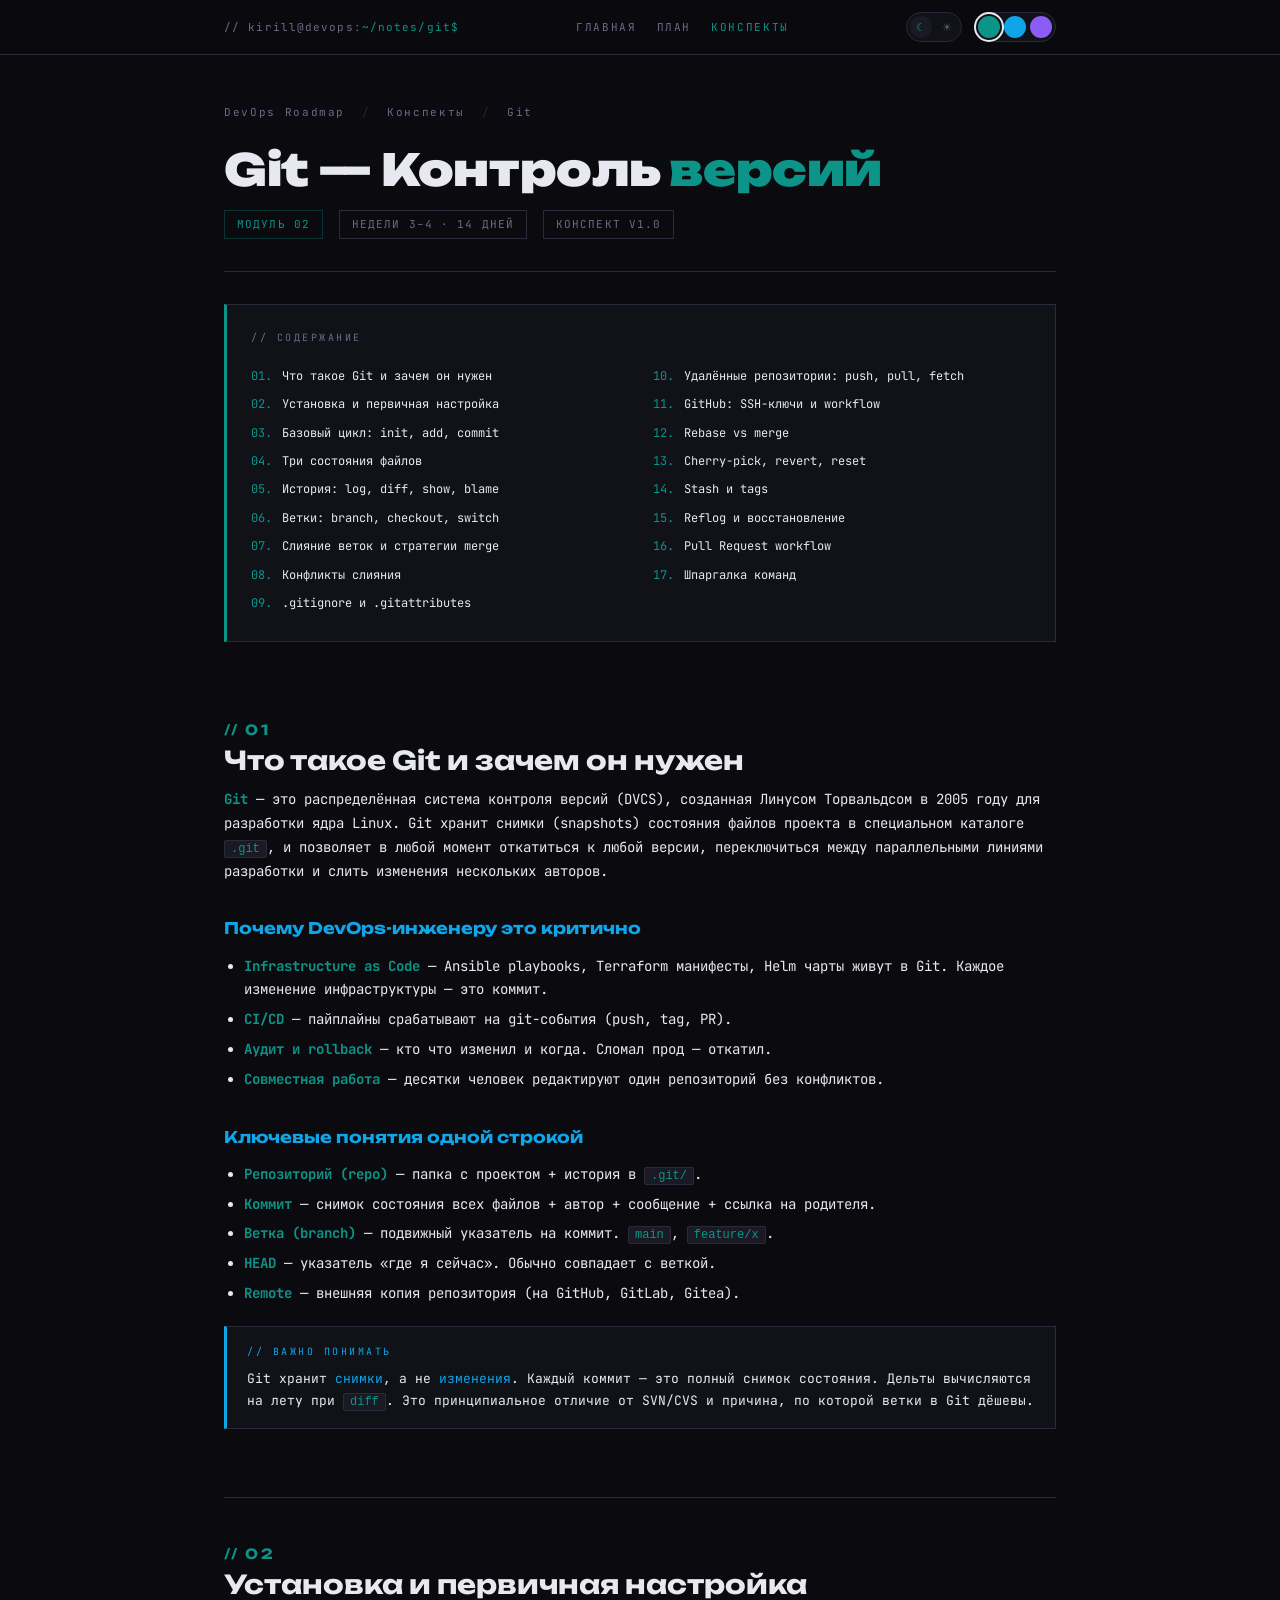
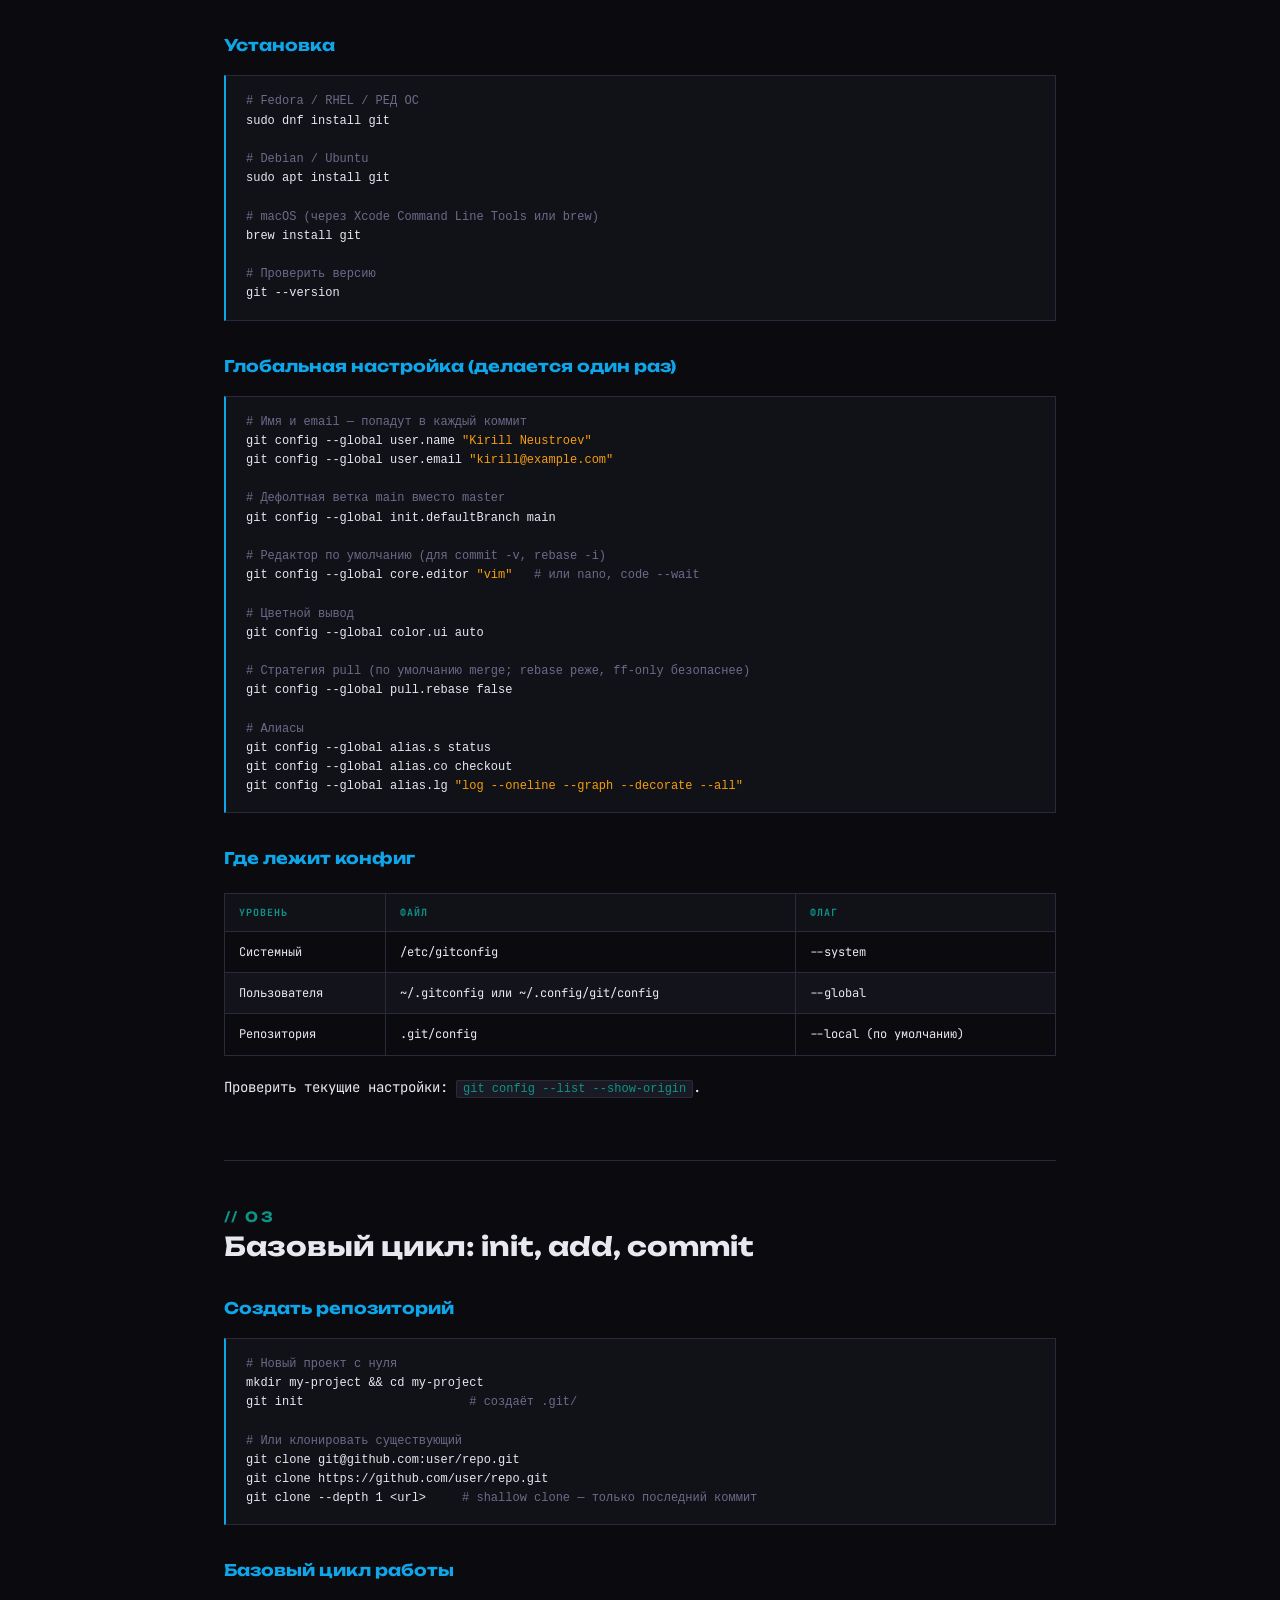
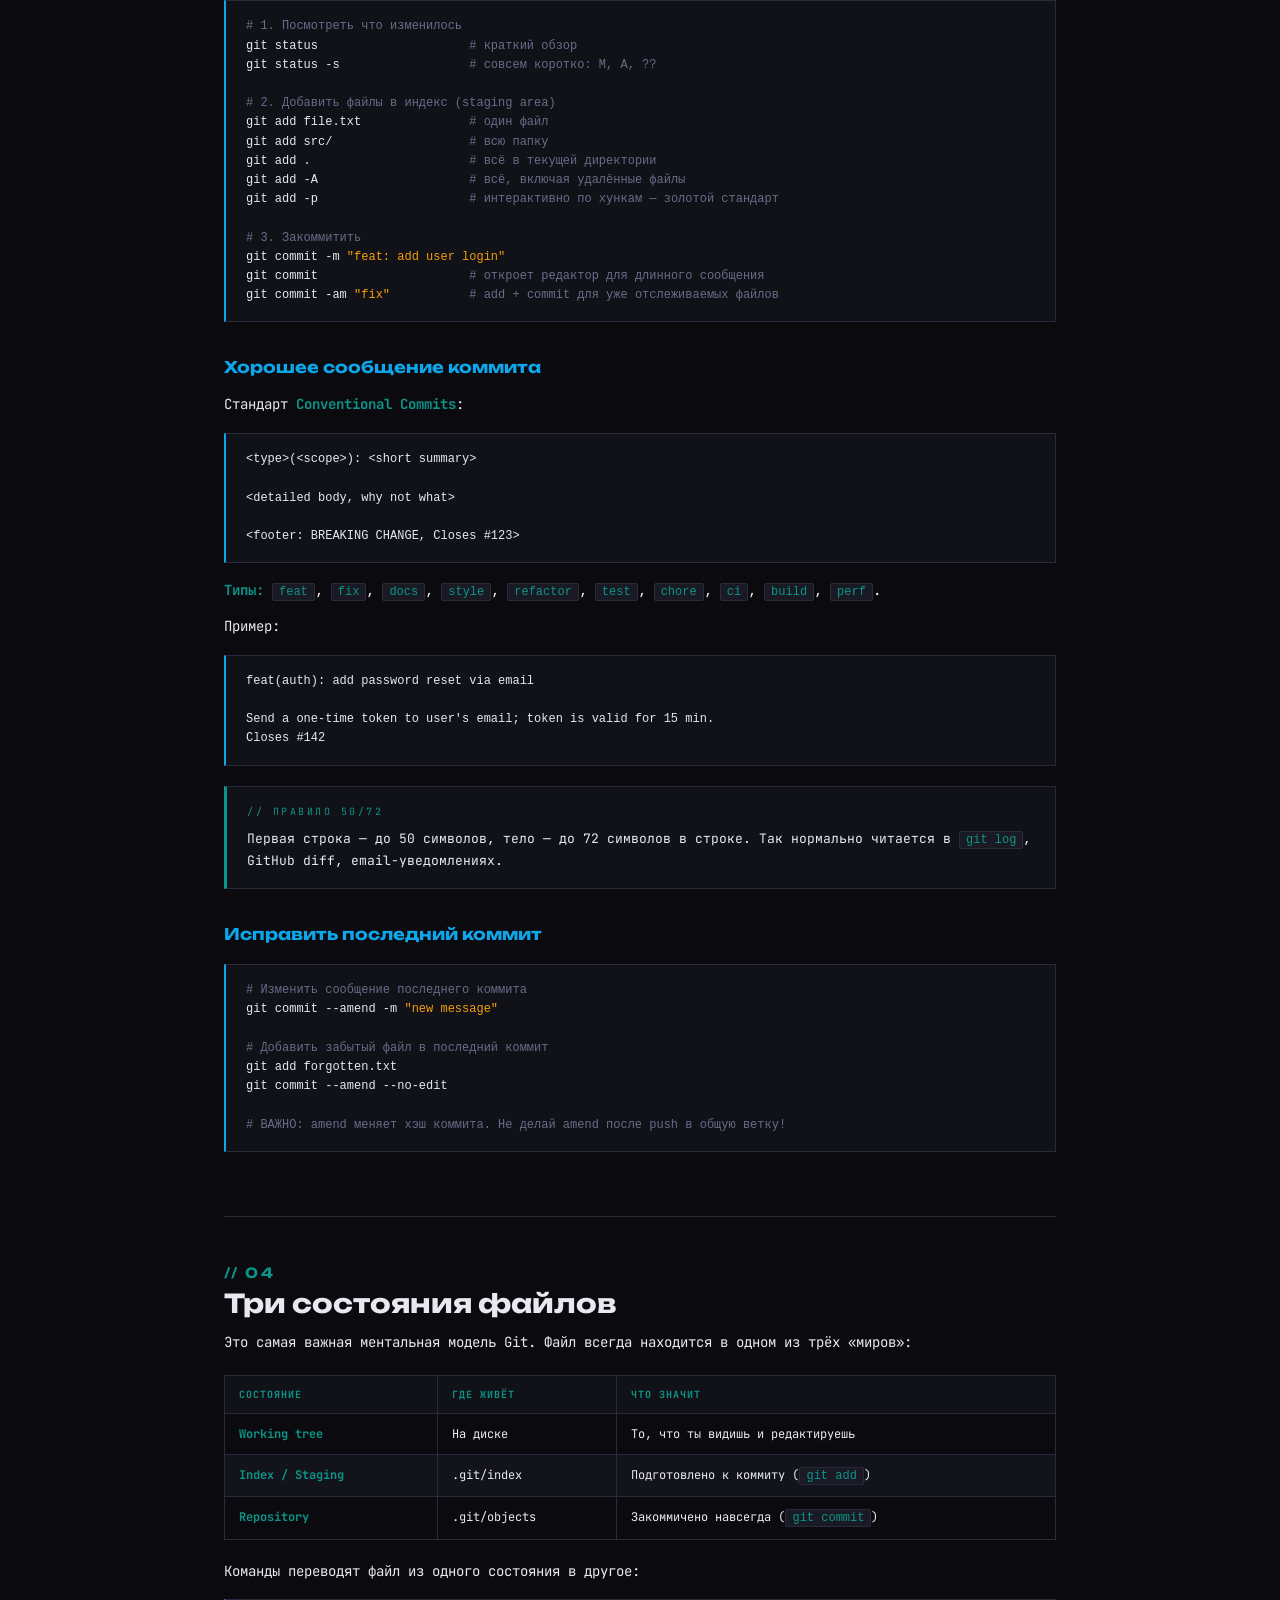
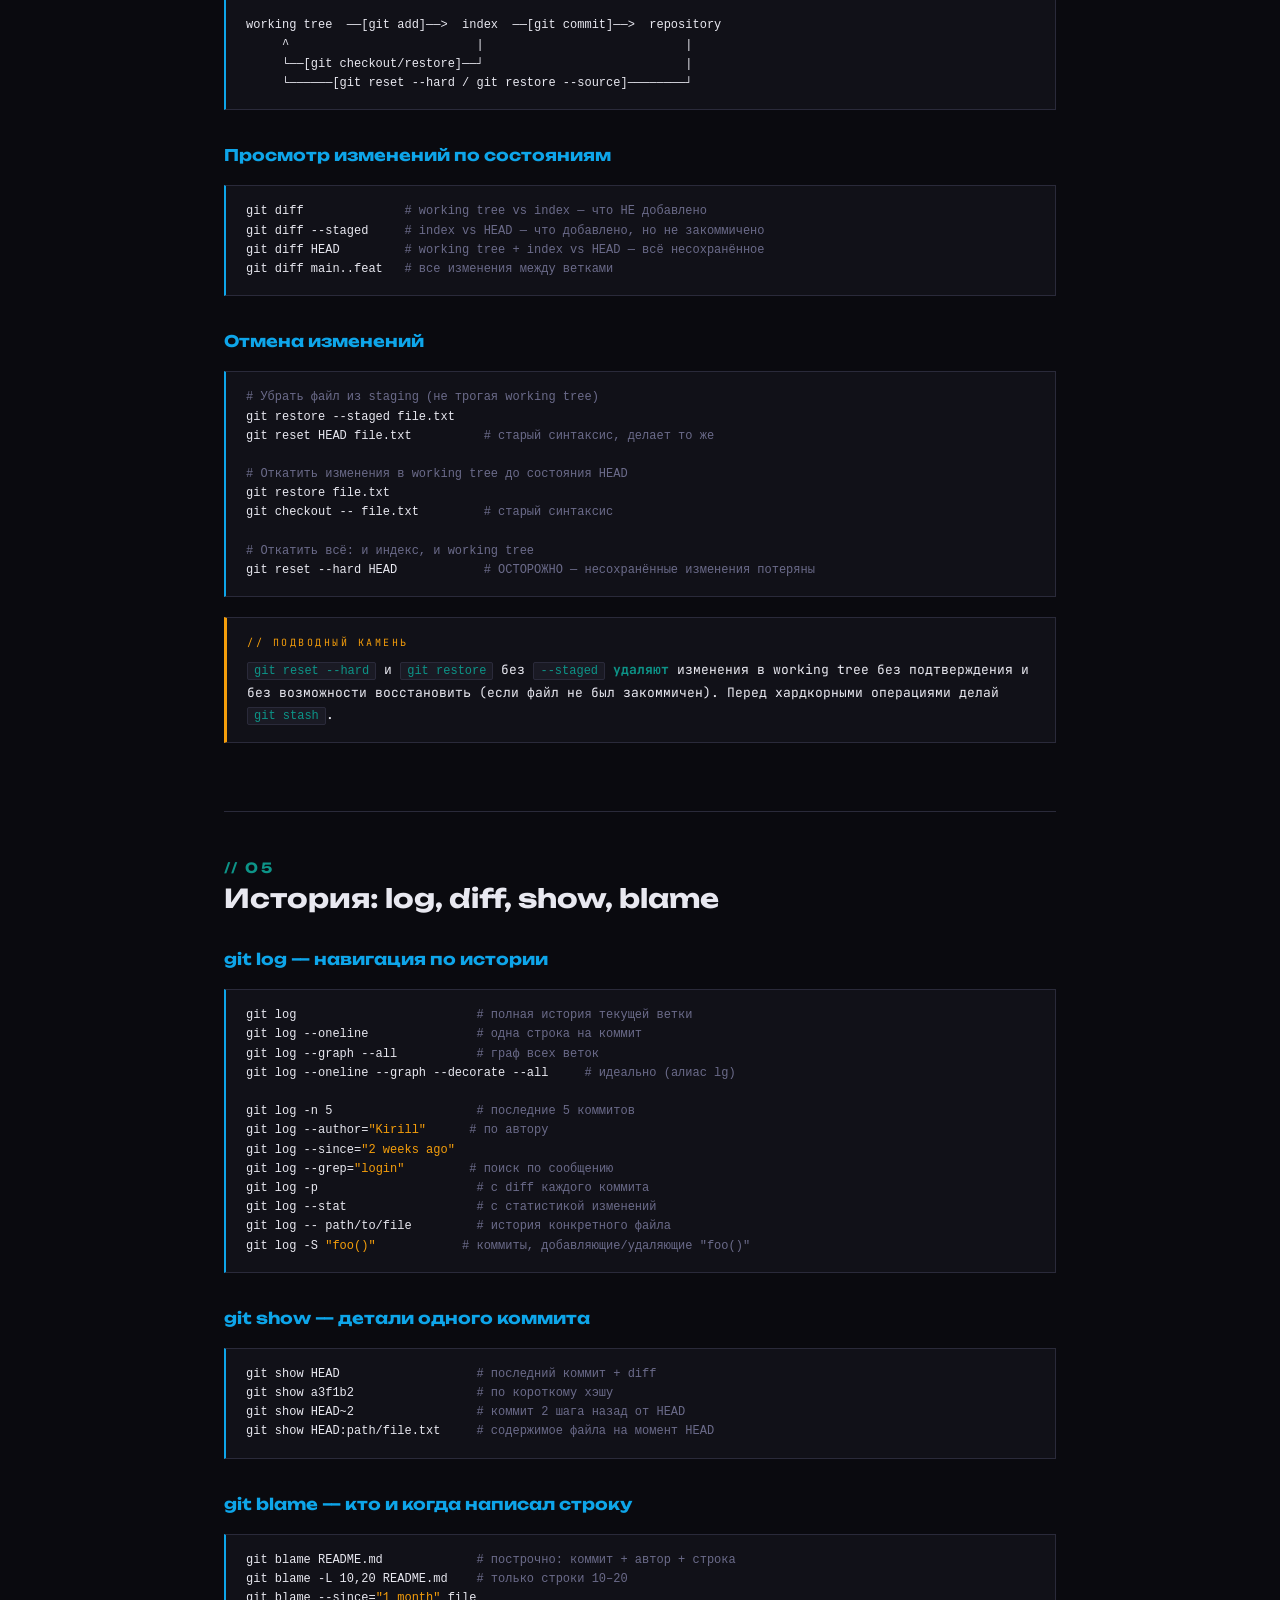
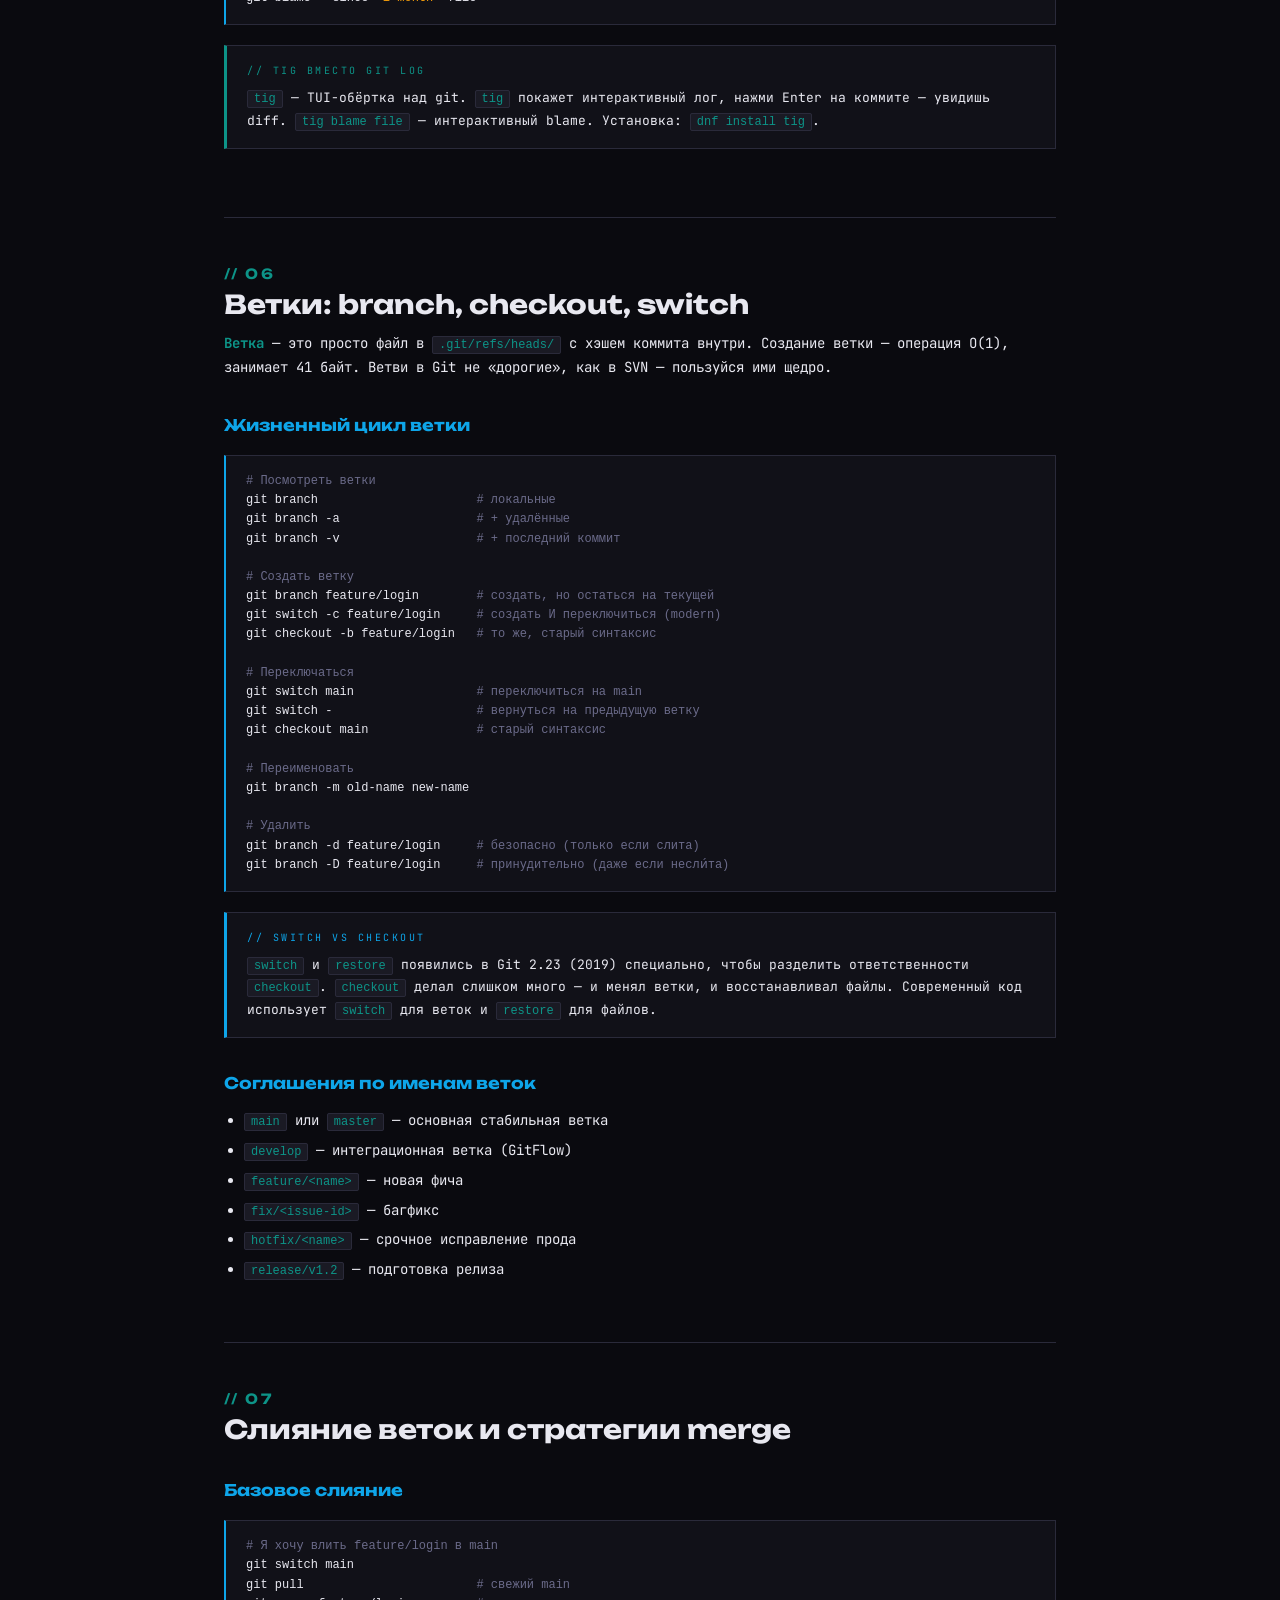
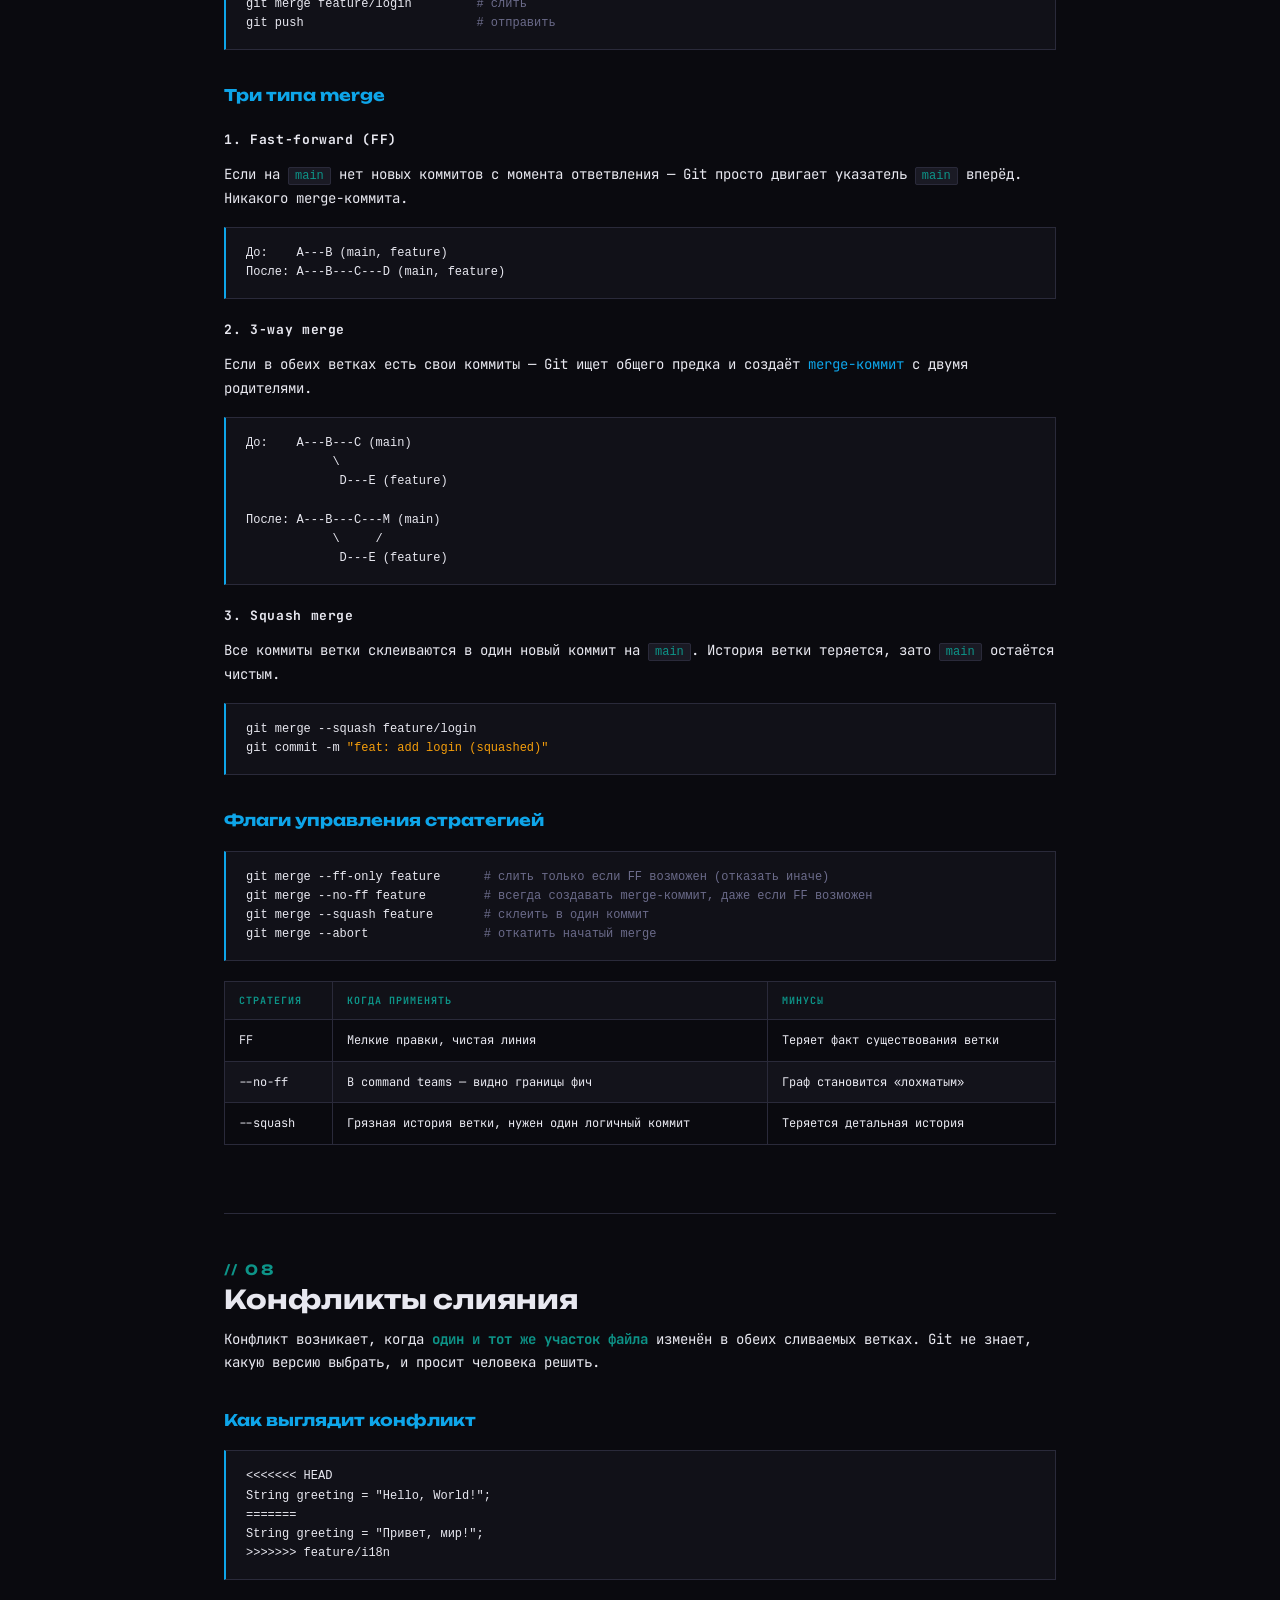
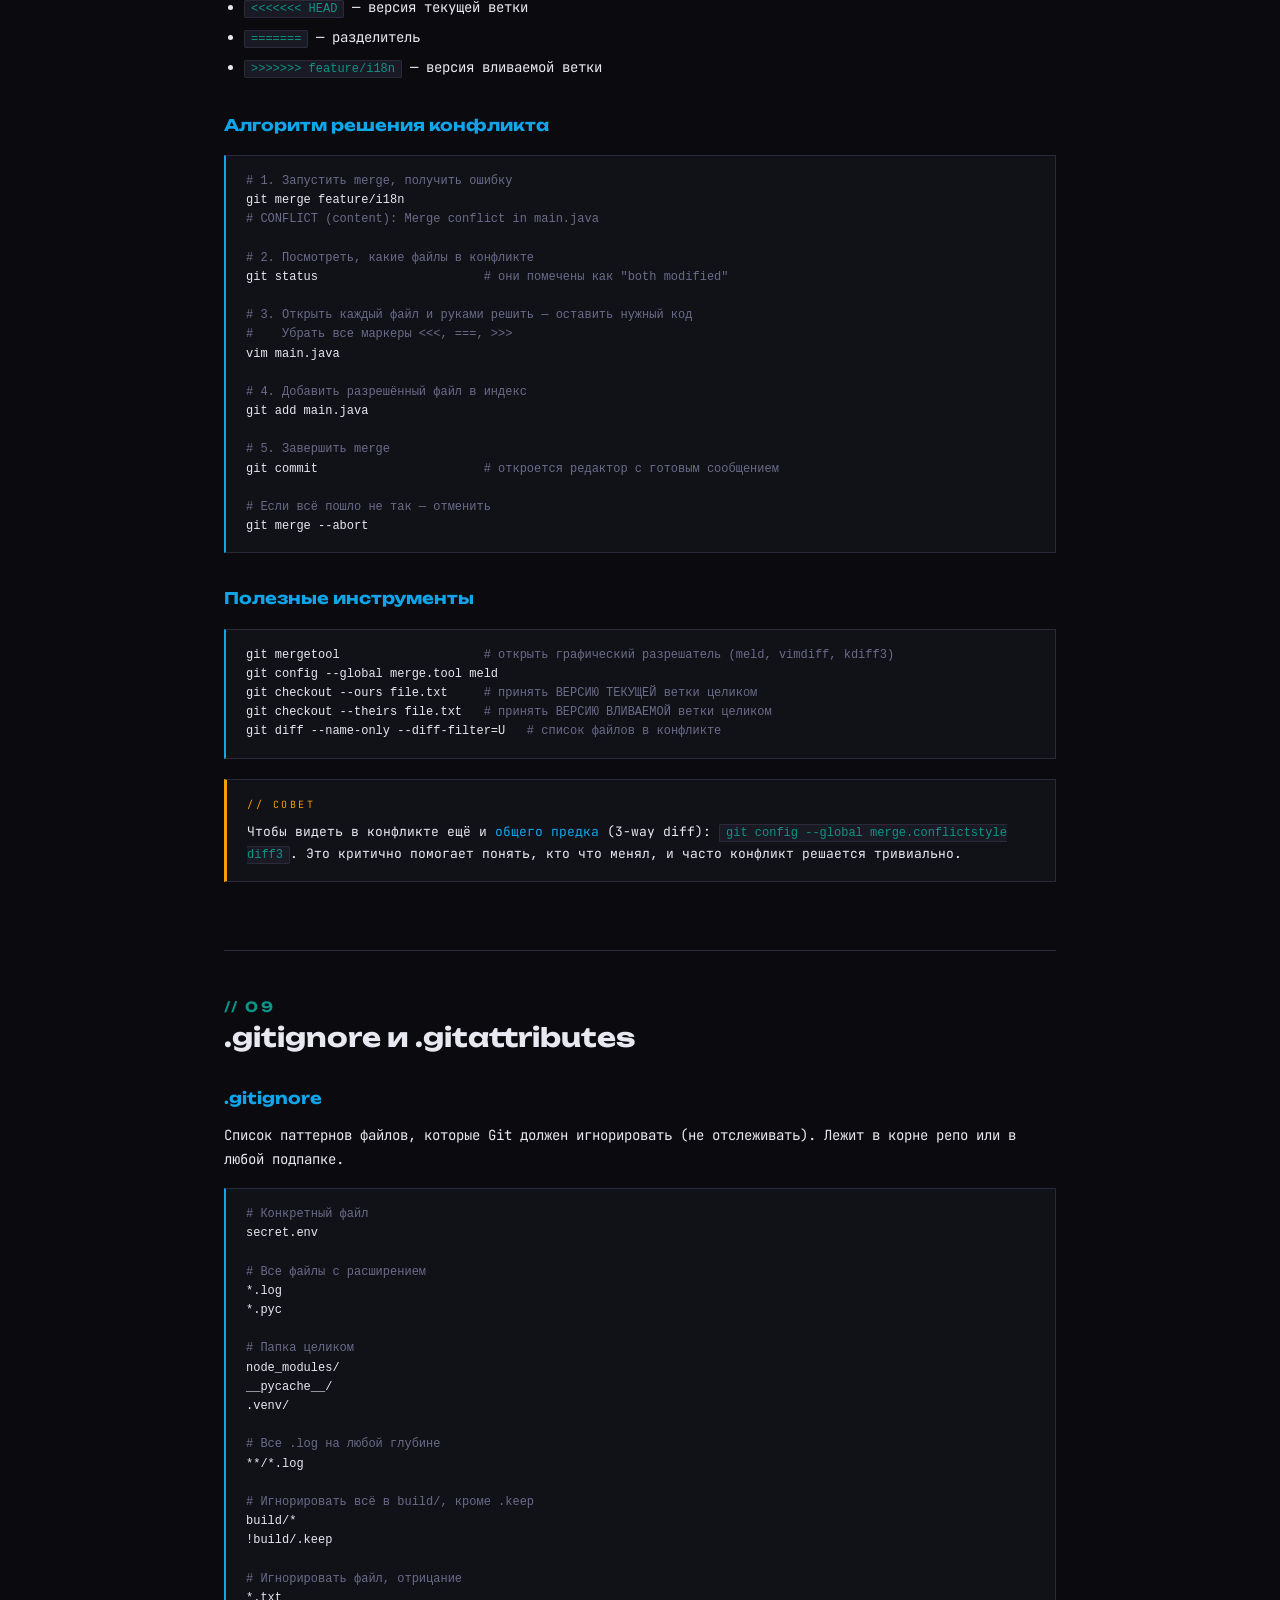
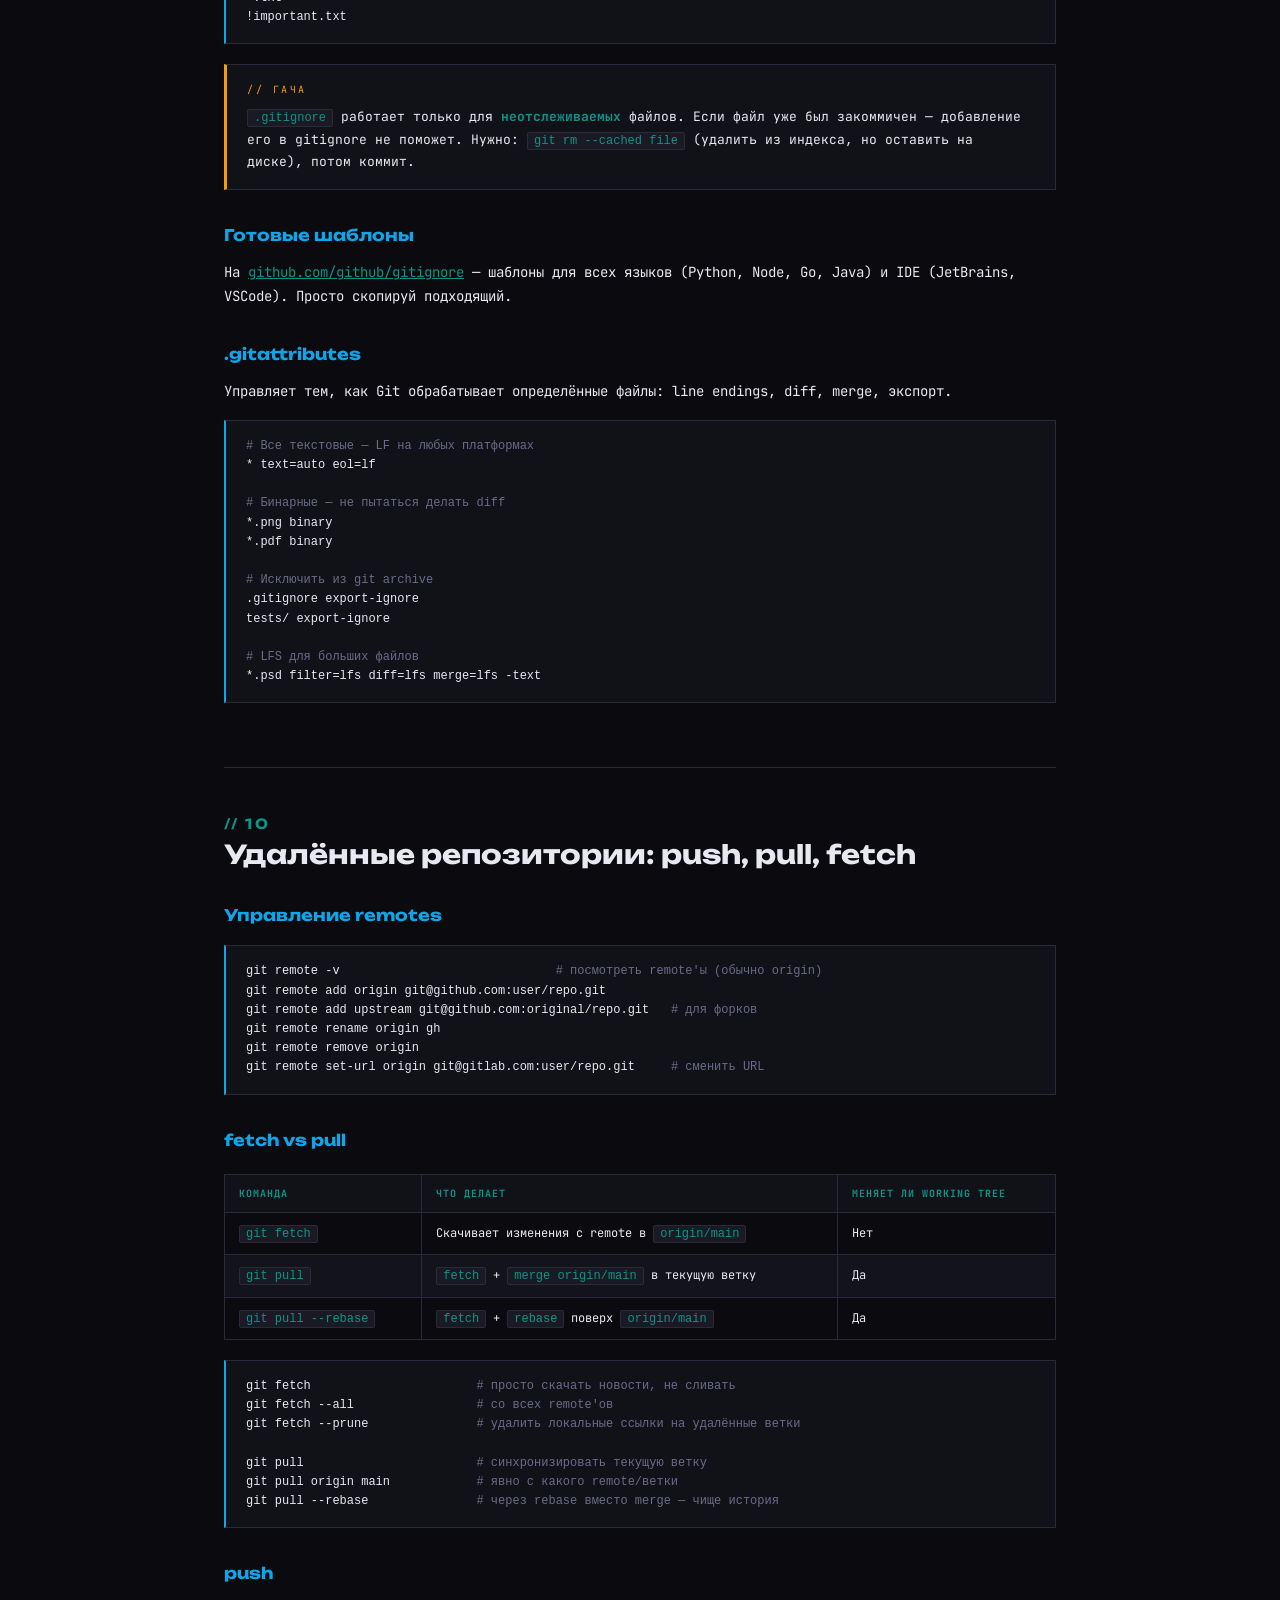
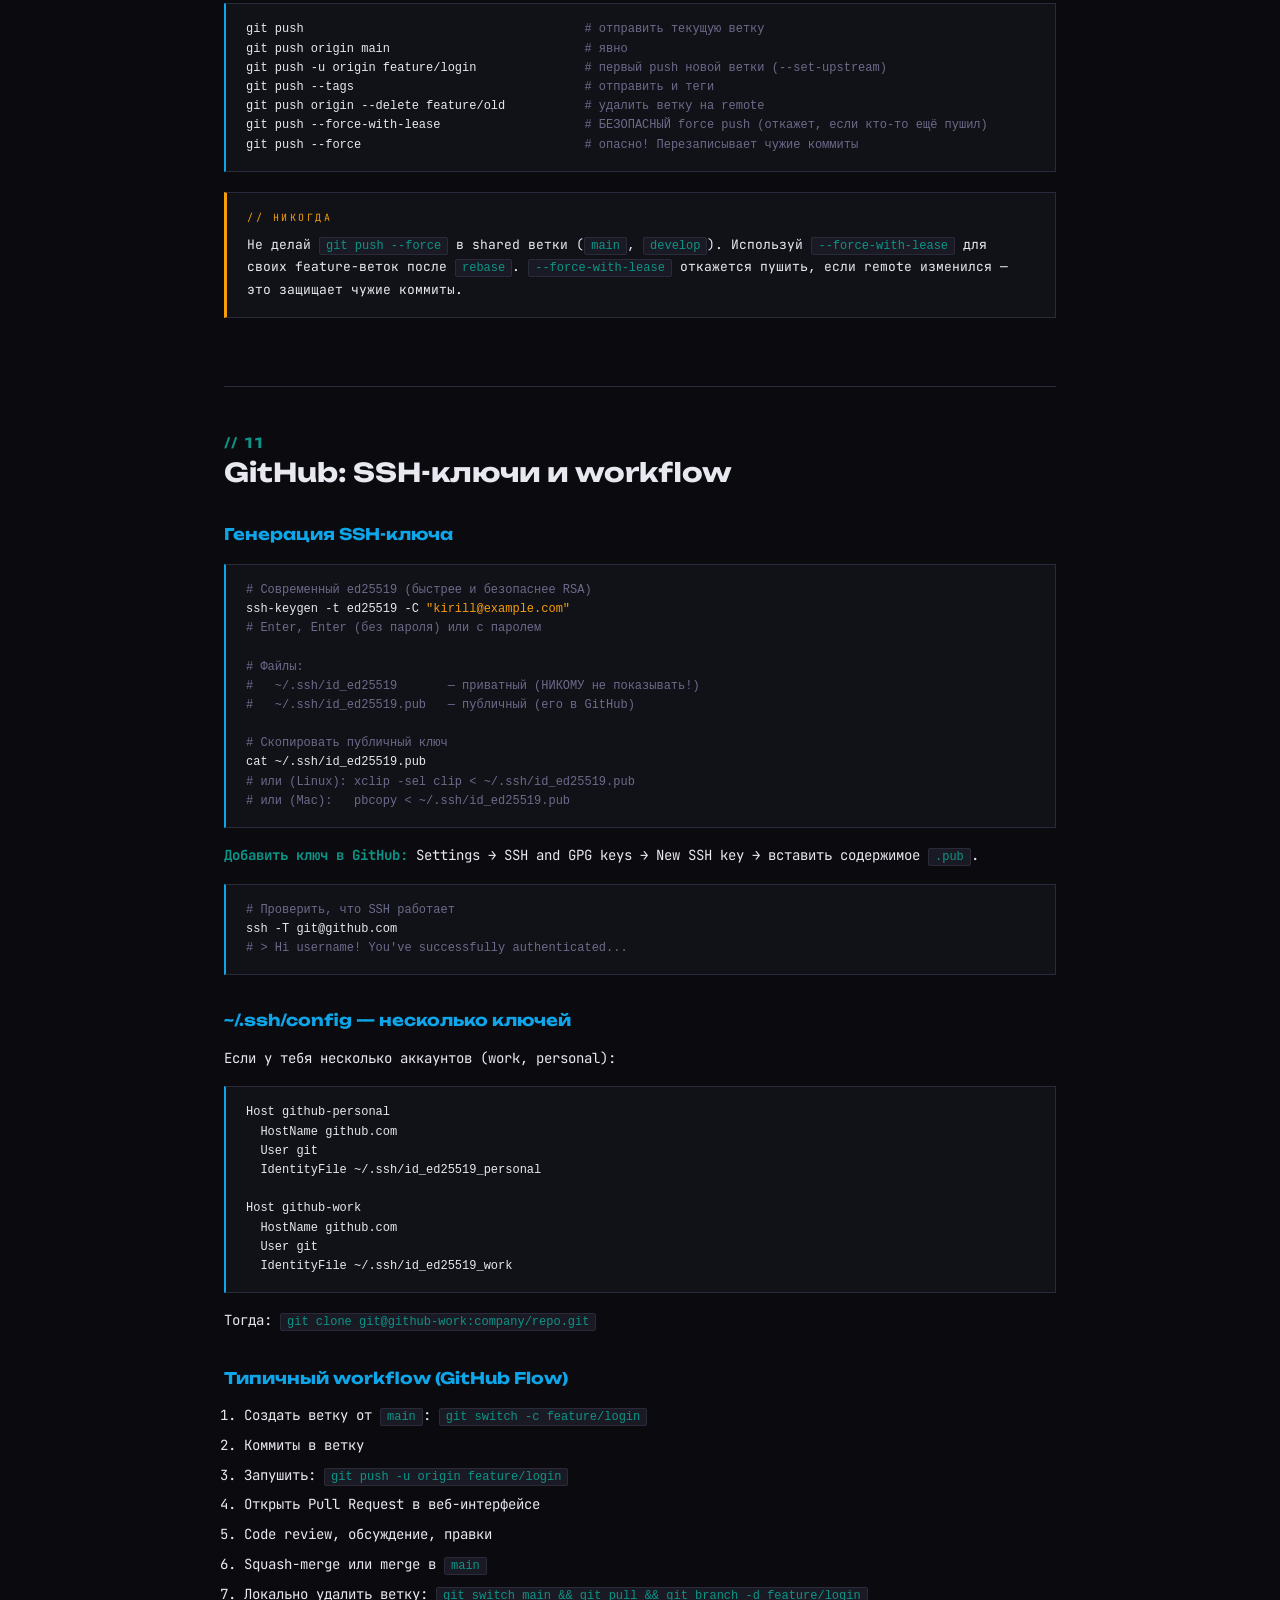
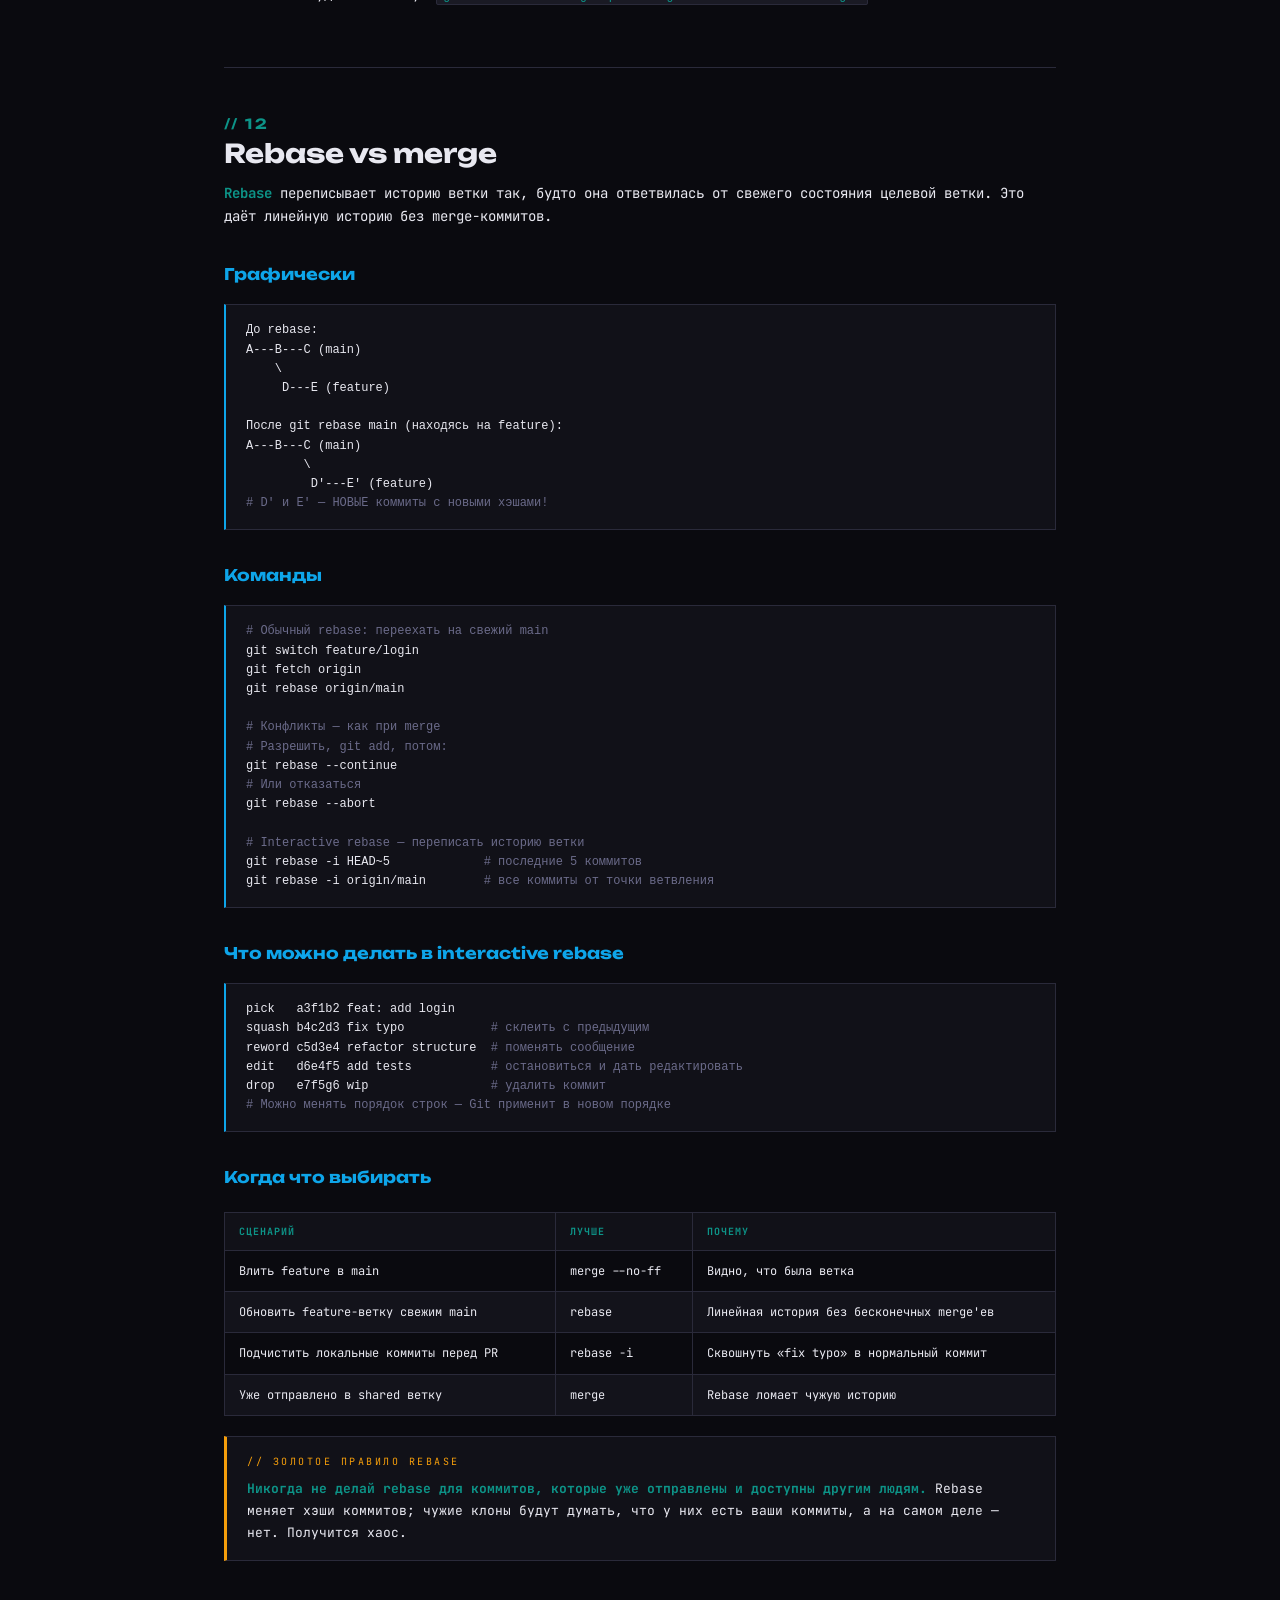
<file: notes/git.html>
<!DOCTYPE html>
<html lang="ru">
<head>
<meta charset="UTF-8">
<meta name="viewport" content="width=device-width, initial-scale=1.0">
<title>Конспект · Git — Контроль версий</title>
<link href="https://fonts.googleapis.com/css2?family=JetBrains+Mono:wght@300;400;600;700&family=Unbounded:wght@300;400;700;900&display=swap" rel="stylesheet">
<link rel="stylesheet" href="../css/base.css">
<link rel="stylesheet" href="../css/notes.css">
<script>(function(){try{var t=localStorage.getItem('dr-theme');var p=localStorage.getItem('dr-palette');if(t)document.documentElement.setAttribute('data-theme',t);if(p)document.documentElement.setAttribute('data-palette',p);}catch(e){}})();</script>
<script defer src="../js/theme.js"></script>
</head>
<body>

<nav class="topnav">
  <div class="topnav-inner">
    <div class="topnav-brand">// kirill@devops:<span>~/notes/git$</span></div>
    <div class="topnav-links">
      <a href="../index.html">Главная</a>
      <a href="../index.html#plan">План</a>
      <a href="../index.html#notes" class="active">Конспекты</a>
    </div>
    <div class="theme-switch" data-theme-switch></div>
  </div>
</nav>

<div class="container">

  <div class="note-hero">
    <div class="breadcrumb">
      <a href="../index.html">DevOps Roadmap</a>
      <span class="breadcrumb-sep">/</span>
      <a href="../index.html#notes">Конспекты</a>
      <span class="breadcrumb-sep">/</span>
      Git
    </div>
    <h1>Git — Контроль <span>версий</span></h1>
    <div class="note-hero-meta">
      <span class="tag-accent">МОДУЛЬ 02</span>
      <span>Недели 3–4 · 14 дней</span>
      <span>Конспект v1.0</span>
    </div>
  </div>

  <div class="toc">
    <div class="toc-label">// Содержание</div>
    <ol>
      <li><a href="#intro">Что такое Git и зачем он нужен</a></li>
      <li><a href="#install">Установка и первичная настройка</a></li>
      <li><a href="#basics">Базовый цикл: init, add, commit</a></li>
      <li><a href="#states">Три состояния файлов</a></li>
      <li><a href="#history">История: log, diff, show, blame</a></li>
      <li><a href="#branches">Ветки: branch, checkout, switch</a></li>
      <li><a href="#merge">Слияние веток и стратегии merge</a></li>
      <li><a href="#conflicts">Конфликты слияния</a></li>
      <li><a href="#gitignore">.gitignore и .gitattributes</a></li>
      <li><a href="#remote">Удалённые репозитории: push, pull, fetch</a></li>
      <li><a href="#github">GitHub: SSH-ключи и workflow</a></li>
      <li><a href="#rebase">Rebase vs merge</a></li>
      <li><a href="#cherrypick">Cherry-pick, revert, reset</a></li>
      <li><a href="#stash">Stash и tags</a></li>
      <li><a href="#reflog">Reflog и восстановление</a></li>
      <li><a href="#pr">Pull Request workflow</a></li>
      <li><a href="#cheatsheet">Шпаргалка команд</a></li>
    </ol>
  </div>

  <!-- 01 -->
  <section class="note-section" id="intro">
    <h2><span class="num">// 01</span>Что такое Git и зачем он нужен</h2>
    <p><strong>Git</strong> — это распределённая система контроля версий (DVCS), созданная Линусом Торвальдсом в 2005 году для разработки ядра Linux. Git хранит снимки (snapshots) состояния файлов проекта в специальном каталоге <code>.git</code>, и позволяет в любой момент откатиться к любой версии, переключиться между параллельными линиями разработки и слить изменения нескольких авторов.</p>

    <h3>Почему DevOps-инженеру это критично</h3>
    <ul>
      <li><strong>Infrastructure as Code</strong> — Ansible playbooks, Terraform манифесты, Helm чарты живут в Git. Каждое изменение инфраструктуры — это коммит.</li>
      <li><strong>CI/CD</strong> — пайплайны срабатывают на git-события (push, tag, PR).</li>
      <li><strong>Аудит и rollback</strong> — кто что изменил и когда. Сломал прод — откатил.</li>
      <li><strong>Совместная работа</strong> — десятки человек редактируют один репозиторий без конфликтов.</li>
    </ul>

    <h3>Ключевые понятия одной строкой</h3>
    <ul>
      <li><strong>Репозиторий (repo)</strong> — папка с проектом + история в <code>.git/</code>.</li>
      <li><strong>Коммит</strong> — снимок состояния всех файлов + автор + сообщение + ссылка на родителя.</li>
      <li><strong>Ветка (branch)</strong> — подвижный указатель на коммит. <code>main</code>, <code>feature/x</code>.</li>
      <li><strong>HEAD</strong> — указатель «где я сейчас». Обычно совпадает с веткой.</li>
      <li><strong>Remote</strong> — внешняя копия репозитория (на GitHub, GitLab, Gitea).</li>
    </ul>

    <div class="callout info">
      <div class="callout-label">// Важно понимать</div>
      Git хранит <em>снимки</em>, а не <em>изменения</em>. Каждый коммит — это полный снимок состояния. Дельты вычисляются на лету при <code>diff</code>. Это принципиальное отличие от SVN/CVS и причина, по которой ветки в Git дёшевы.
    </div>
  </section>

  <!-- 02 -->
  <section class="note-section" id="install">
    <h2><span class="num">// 02</span>Установка и первичная настройка</h2>

    <h3>Установка</h3>
<pre><code><span class="cmt"># Fedora / RHEL / РЕД ОС</span>
sudo dnf install git

<span class="cmt"># Debian / Ubuntu</span>
sudo apt install git

<span class="cmt"># macOS (через Xcode Command Line Tools или brew)</span>
brew install git

<span class="cmt"># Проверить версию</span>
git --version</code></pre>

    <h3>Глобальная настройка (делается один раз)</h3>
<pre><code><span class="cmt"># Имя и email — попадут в каждый коммит</span>
git config --global user.name <span class="str">"Kirill Neustroev"</span>
git config --global user.email <span class="str">"kirill@example.com"</span>

<span class="cmt"># Дефолтная ветка main вместо master</span>
git config --global init.defaultBranch main

<span class="cmt"># Редактор по умолчанию (для commit -v, rebase -i)</span>
git config --global core.editor <span class="str">"vim"</span>   <span class="cmt"># или nano, code --wait</span>

<span class="cmt"># Цветной вывод</span>
git config --global color.ui auto

<span class="cmt"># Стратегия pull (по умолчанию merge; rebase реже, ff-only безопаснее)</span>
git config --global pull.rebase false

<span class="cmt"># Алиасы</span>
git config --global alias.s status
git config --global alias.co checkout
git config --global alias.lg <span class="str">"log --oneline --graph --decorate --all"</span></code></pre>

    <h3>Где лежит конфиг</h3>
    <table class="compare">
      <thead><tr><th>Уровень</th><th>Файл</th><th>Флаг</th></tr></thead>
      <tbody>
        <tr><td>Системный</td><td>/etc/gitconfig</td><td>--system</td></tr>
        <tr><td>Пользователя</td><td>~/.gitconfig или ~/.config/git/config</td><td>--global</td></tr>
        <tr><td>Репозитория</td><td>.git/config</td><td>--local (по умолчанию)</td></tr>
      </tbody>
    </table>

    <p>Проверить текущие настройки: <code>git config --list --show-origin</code>.</p>
  </section>

  <!-- 03 -->
  <section class="note-section" id="basics">
    <h2><span class="num">// 03</span>Базовый цикл: init, add, commit</h2>

    <h3>Создать репозиторий</h3>
<pre><code><span class="cmt"># Новый проект с нуля</span>
mkdir my-project &amp;&amp; cd my-project
git init                       <span class="cmt"># создаёт .git/</span>

<span class="cmt"># Или клонировать существующий</span>
git clone git@github.com:user/repo.git
git clone https://github.com/user/repo.git
git clone --depth 1 &lt;url&gt;     <span class="cmt"># shallow clone — только последний коммит</span></code></pre>

    <h3>Базовый цикл работы</h3>
<pre><code><span class="cmt"># 1. Посмотреть что изменилось</span>
git status                     <span class="cmt"># краткий обзор</span>
git status -s                  <span class="cmt"># совсем коротко: M, A, ??</span>

<span class="cmt"># 2. Добавить файлы в индекс (staging area)</span>
git add file.txt               <span class="cmt"># один файл</span>
git add src/                   <span class="cmt"># всю папку</span>
git add .                      <span class="cmt"># всё в текущей директории</span>
git add -A                     <span class="cmt"># всё, включая удалённые файлы</span>
git add -p                     <span class="cmt"># интерактивно по хункам — золотой стандарт</span>

<span class="cmt"># 3. Закоммитить</span>
git commit -m <span class="str">"feat: add user login"</span>
git commit                     <span class="cmt"># откроет редактор для длинного сообщения</span>
git commit -am <span class="str">"fix"</span>           <span class="cmt"># add + commit для уже отслеживаемых файлов</span></code></pre>

    <h3>Хорошее сообщение коммита</h3>
    <p>Стандарт <strong>Conventional Commits</strong>:</p>
<pre><code>&lt;type&gt;(&lt;scope&gt;): &lt;short summary&gt;

&lt;detailed body, why not what&gt;

&lt;footer: BREAKING CHANGE, Closes #123&gt;</code></pre>
    <p><strong>Типы:</strong> <code>feat</code>, <code>fix</code>, <code>docs</code>, <code>style</code>, <code>refactor</code>, <code>test</code>, <code>chore</code>, <code>ci</code>, <code>build</code>, <code>perf</code>.</p>
    <p>Пример:</p>
<pre><code>feat(auth): add password reset via email

Send a one-time token to user's email; token is valid for 15 min.
Closes #142</code></pre>

    <div class="callout tip">
      <div class="callout-label">// Правило 50/72</div>
      Первая строка — до 50 символов, тело — до 72 символов в строке. Так нормально читается в <code>git log</code>, GitHub diff, email-уведомлениях.
    </div>

    <h3>Исправить последний коммит</h3>
<pre><code><span class="cmt"># Изменить сообщение последнего коммита</span>
git commit --amend -m <span class="str">"new message"</span>

<span class="cmt"># Добавить забытый файл в последний коммит</span>
git add forgotten.txt
git commit --amend --no-edit

<span class="cmt"># ВАЖНО: amend меняет хэш коммита. Не делай amend после push в общую ветку!</span></code></pre>
  </section>

  <!-- 04 -->
  <section class="note-section" id="states">
    <h2><span class="num">// 04</span>Три состояния файлов</h2>
    <p>Это самая важная ментальная модель Git. Файл всегда находится в одном из трёх «миров»:</p>

    <table class="compare">
      <thead><tr><th>Состояние</th><th>Где живёт</th><th>Что значит</th></tr></thead>
      <tbody>
        <tr><td><strong>Working tree</strong></td><td>На диске</td><td>То, что ты видишь и редактируешь</td></tr>
        <tr><td><strong>Index / Staging</strong></td><td>.git/index</td><td>Подготовлено к коммиту (<code>git add</code>)</td></tr>
        <tr><td><strong>Repository</strong></td><td>.git/objects</td><td>Закоммичено навсегда (<code>git commit</code>)</td></tr>
      </tbody>
    </table>

    <p>Команды переводят файл из одного состояния в другое:</p>

<pre><code>working tree  ──[git add]──&gt;  index  ──[git commit]──&gt;  repository
     ^                          |                            |
     └──[git checkout/restore]──┘                            |
     └──────[git reset --hard / git restore --source]────────┘</code></pre>

    <h3>Просмотр изменений по состояниям</h3>
<pre><code>git diff              <span class="cmt"># working tree vs index — что НЕ добавлено</span>
git diff --staged     <span class="cmt"># index vs HEAD — что добавлено, но не закоммичено</span>
git diff HEAD         <span class="cmt"># working tree + index vs HEAD — всё несохранённое</span>
git diff main..feat   <span class="cmt"># все изменения между ветками</span></code></pre>

    <h3>Отмена изменений</h3>
<pre><code><span class="cmt"># Убрать файл из staging (не трогая working tree)</span>
git restore --staged file.txt
git reset HEAD file.txt          <span class="cmt"># старый синтаксис, делает то же</span>

<span class="cmt"># Откатить изменения в working tree до состояния HEAD</span>
git restore file.txt
git checkout -- file.txt         <span class="cmt"># старый синтаксис</span>

<span class="cmt"># Откатить всё: и индекс, и working tree</span>
git reset --hard HEAD            <span class="cmt"># ОСТОРОЖНО — несохранённые изменения потеряны</span></code></pre>

    <div class="callout">
      <div class="callout-label">// Подводный камень</div>
      <code>git reset --hard</code> и <code>git restore</code> без <code>--staged</code> <strong>удаляют</strong> изменения в working tree без подтверждения и без возможности восстановить (если файл не был закоммичен). Перед хардкорными операциями делай <code>git stash</code>.
    </div>
  </section>

  <!-- 05 -->
  <section class="note-section" id="history">
    <h2><span class="num">// 05</span>История: log, diff, show, blame</h2>

    <h3>git log — навигация по истории</h3>
<pre><code>git log                         <span class="cmt"># полная история текущей ветки</span>
git log --oneline               <span class="cmt"># одна строка на коммит</span>
git log --graph --all           <span class="cmt"># граф всех веток</span>
git log --oneline --graph --decorate --all     <span class="cmt"># идеально (алиас lg)</span>

git log -n 5                    <span class="cmt"># последние 5 коммитов</span>
git log --author=<span class="str">"Kirill"</span>      <span class="cmt"># по автору</span>
git log --since=<span class="str">"2 weeks ago"</span>
git log --grep=<span class="str">"login"</span>         <span class="cmt"># поиск по сообщению</span>
git log -p                      <span class="cmt"># с diff каждого коммита</span>
git log --stat                  <span class="cmt"># с статистикой изменений</span>
git log -- path/to/file         <span class="cmt"># история конкретного файла</span>
git log -S <span class="str">"foo()"</span>            <span class="cmt"># коммиты, добавляющие/удаляющие "foo()"</span></code></pre>

    <h3>git show — детали одного коммита</h3>
<pre><code>git show HEAD                   <span class="cmt"># последний коммит + diff</span>
git show a3f1b2                 <span class="cmt"># по короткому хэшу</span>
git show HEAD~2                 <span class="cmt"># коммит 2 шага назад от HEAD</span>
git show HEAD:path/file.txt     <span class="cmt"># содержимое файла на момент HEAD</span></code></pre>

    <h3>git blame — кто и когда написал строку</h3>
<pre><code>git blame README.md             <span class="cmt"># построчно: коммит + автор + строка</span>
git blame -L 10,20 README.md    <span class="cmt"># только строки 10–20</span>
git blame --since=<span class="str">"1 month"</span> file</code></pre>

    <div class="callout tip">
      <div class="callout-label">// tig вместо git log</div>
      <code>tig</code> — TUI-обёртка над git. <code>tig</code> покажет интерактивный лог, нажми Enter на коммите — увидишь diff. <code>tig blame file</code> — интерактивный blame. Установка: <code>dnf install tig</code>.
    </div>
  </section>

  <!-- 06 -->
  <section class="note-section" id="branches">
    <h2><span class="num">// 06</span>Ветки: branch, checkout, switch</h2>

    <p><strong>Ветка</strong> — это просто файл в <code>.git/refs/heads/</code> с хэшем коммита внутри. Создание ветки — операция O(1), занимает 41 байт. Ветви в Git не «дорогие», как в SVN — пользуйся ими щедро.</p>

    <h3>Жизненный цикл ветки</h3>
<pre><code><span class="cmt"># Посмотреть ветки</span>
git branch                      <span class="cmt"># локальные</span>
git branch -a                   <span class="cmt"># + удалённые</span>
git branch -v                   <span class="cmt"># + последний коммит</span>

<span class="cmt"># Создать ветку</span>
git branch feature/login        <span class="cmt"># создать, но остаться на текущей</span>
git switch -c feature/login     <span class="cmt"># создать И переключиться (modern)</span>
git checkout -b feature/login   <span class="cmt"># то же, старый синтаксис</span>

<span class="cmt"># Переключаться</span>
git switch main                 <span class="cmt"># переключиться на main</span>
git switch -                    <span class="cmt"># вернуться на предыдущую ветку</span>
git checkout main               <span class="cmt"># старый синтаксис</span>

<span class="cmt"># Переименовать</span>
git branch -m old-name new-name

<span class="cmt"># Удалить</span>
git branch -d feature/login     <span class="cmt"># безопасно (только если слита)</span>
git branch -D feature/login     <span class="cmt"># принудительно (даже если несли́та)</span></code></pre>

    <div class="callout info">
      <div class="callout-label">// switch vs checkout</div>
      <code>switch</code> и <code>restore</code> появились в Git 2.23 (2019) специально, чтобы разделить ответственности <code>checkout</code>. <code>checkout</code> делал слишком много — и менял ветки, и восстанавливал файлы. Современный код использует <code>switch</code> для веток и <code>restore</code> для файлов.
    </div>

    <h3>Соглашения по именам веток</h3>
    <ul>
      <li><code>main</code> или <code>master</code> — основная стабильная ветка</li>
      <li><code>develop</code> — интеграционная ветка (GitFlow)</li>
      <li><code>feature/&lt;name&gt;</code> — новая фича</li>
      <li><code>fix/&lt;issue-id&gt;</code> — багфикс</li>
      <li><code>hotfix/&lt;name&gt;</code> — срочное исправление прода</li>
      <li><code>release/v1.2</code> — подготовка релиза</li>
    </ul>
  </section>

  <!-- 07 -->
  <section class="note-section" id="merge">
    <h2><span class="num">// 07</span>Слияние веток и стратегии merge</h2>

    <h3>Базовое слияние</h3>
<pre><code><span class="cmt"># Я хочу влить feature/login в main</span>
git switch main
git pull                        <span class="cmt"># свежий main</span>
git merge feature/login         <span class="cmt"># слить</span>
git push                        <span class="cmt"># отправить</span></code></pre>

    <h3>Три типа merge</h3>

    <h4>1. Fast-forward (FF)</h4>
    <p>Если на <code>main</code> нет новых коммитов с момента ответвления — Git просто двигает указатель <code>main</code> вперёд. Никакого merge-коммита.</p>
<pre><code>До:    A---B (main, feature)
После: A---B---C---D (main, feature)</code></pre>

    <h4>2. 3-way merge</h4>
    <p>Если в обеих ветках есть свои коммиты — Git ищет общего предка и создаёт <em>merge-коммит</em> с двумя родителями.</p>
<pre><code>До:    A---B---C (main)
            \
             D---E (feature)

После: A---B---C---M (main)
            \     /
             D---E (feature)</code></pre>

    <h4>3. Squash merge</h4>
    <p>Все коммиты ветки склеиваются в один новый коммит на <code>main</code>. История ветки теряется, зато <code>main</code> остаётся чистым.</p>
<pre><code>git merge --squash feature/login
git commit -m <span class="str">"feat: add login (squashed)"</span></code></pre>

    <h3>Флаги управления стратегией</h3>
<pre><code>git merge --ff-only feature      <span class="cmt"># слить только если FF возможен (отказать иначе)</span>
git merge --no-ff feature        <span class="cmt"># всегда создавать merge-коммит, даже если FF возможен</span>
git merge --squash feature       <span class="cmt"># склеить в один коммит</span>
git merge --abort                <span class="cmt"># откатить начатый merge</span></code></pre>

    <table class="compare">
      <thead><tr><th>Стратегия</th><th>Когда применять</th><th>Минусы</th></tr></thead>
      <tbody>
        <tr><td>FF</td><td>Мелкие правки, чистая линия</td><td>Теряет факт существования ветки</td></tr>
        <tr><td>--no-ff</td><td>В command teams — видно границы фич</td><td>Граф становится «лохматым»</td></tr>
        <tr><td>--squash</td><td>Грязная история ветки, нужен один логичный коммит</td><td>Теряется детальная история</td></tr>
      </tbody>
    </table>
  </section>

  <!-- 08 -->
  <section class="note-section" id="conflicts">
    <h2><span class="num">// 08</span>Конфликты слияния</h2>

    <p>Конфликт возникает, когда <strong>один и тот же участок файла</strong> изменён в обеих сливаемых ветках. Git не знает, какую версию выбрать, и просит человека решить.</p>

    <h3>Как выглядит конфликт</h3>
<pre><code>&lt;&lt;&lt;&lt;&lt;&lt;&lt; HEAD
String greeting = "Hello, World!";
=======
String greeting = "Привет, мир!";
&gt;&gt;&gt;&gt;&gt;&gt;&gt; feature/i18n</code></pre>

    <ul>
      <li><code>&lt;&lt;&lt;&lt;&lt;&lt;&lt; HEAD</code> — версия текущей ветки</li>
      <li><code>=======</code> — разделитель</li>
      <li><code>&gt;&gt;&gt;&gt;&gt;&gt;&gt; feature/i18n</code> — версия вливаемой ветки</li>
    </ul>

    <h3>Алгоритм решения конфликта</h3>
<pre><code><span class="cmt"># 1. Запустить merge, получить ошибку</span>
git merge feature/i18n
<span class="cmt"># CONFLICT (content): Merge conflict in main.java</span>

<span class="cmt"># 2. Посмотреть, какие файлы в конфликте</span>
git status                       <span class="cmt"># они помечены как "both modified"</span>

<span class="cmt"># 3. Открыть каждый файл и руками решить — оставить нужный код</span>
<span class="cmt">#    Убрать все маркеры &lt;&lt;&lt;, ===, &gt;&gt;&gt;</span>
vim main.java

<span class="cmt"># 4. Добавить разрешённый файл в индекс</span>
git add main.java

<span class="cmt"># 5. Завершить merge</span>
git commit                       <span class="cmt"># откроется редактор с готовым сообщением</span>

<span class="cmt"># Если всё пошло не так — отменить</span>
git merge --abort</code></pre>

    <h3>Полезные инструменты</h3>
<pre><code>git mergetool                    <span class="cmt"># открыть графический разрешатель (meld, vimdiff, kdiff3)</span>
git config --global merge.tool meld
git checkout --ours file.txt     <span class="cmt"># принять ВЕРСИЮ ТЕКУЩЕЙ ветки целиком</span>
git checkout --theirs file.txt   <span class="cmt"># принять ВЕРСИЮ ВЛИВАЕМОЙ ветки целиком</span>
git diff --name-only --diff-filter=U   <span class="cmt"># список файлов в конфликте</span></code></pre>

    <div class="callout">
      <div class="callout-label">// Совет</div>
      Чтобы видеть в конфликте ещё и <em>общего предка</em> (3-way diff): <code>git config --global merge.conflictstyle diff3</code>. Это критично помогает понять, кто что менял, и часто конфликт решается тривиально.
    </div>
  </section>

  <!-- 09 -->
  <section class="note-section" id="gitignore">
    <h2><span class="num">// 09</span>.gitignore и .gitattributes</h2>

    <h3>.gitignore</h3>
    <p>Список паттернов файлов, которые Git должен игнорировать (не отслеживать). Лежит в корне репо или в любой подпапке.</p>

<pre><code><span class="cmt"># Конкретный файл</span>
secret.env

<span class="cmt"># Все файлы с расширением</span>
*.log
*.pyc

<span class="cmt"># Папка целиком</span>
node_modules/
__pycache__/
.venv/

<span class="cmt"># Все .log на любой глубине</span>
**/*.log

<span class="cmt"># Игнорировать всё в build/, кроме .keep</span>
build/*
!build/.keep

<span class="cmt"># Игнорировать файл, отрицание</span>
*.txt
!important.txt</code></pre>

    <div class="callout">
      <div class="callout-label">// Гача</div>
      <code>.gitignore</code> работает только для <strong>неотслеживаемых</strong> файлов. Если файл уже был закоммичен — добавление его в gitignore не поможет. Нужно: <code>git rm --cached file</code> (удалить из индекса, но оставить на диске), потом коммит.
    </div>

    <h3>Готовые шаблоны</h3>
    <p>На <a href="https://github.com/github/gitignore" style="color:var(--accent)">github.com/github/gitignore</a> — шаблоны для всех языков (Python, Node, Go, Java) и IDE (JetBrains, VSCode). Просто скопируй подходящий.</p>

    <h3>.gitattributes</h3>
    <p>Управляет тем, как Git обрабатывает определённые файлы: line endings, diff, merge, экспорт.</p>

<pre><code><span class="cmt"># Все текстовые — LF на любых платформах</span>
* text=auto eol=lf

<span class="cmt"># Бинарные — не пытаться делать diff</span>
*.png binary
*.pdf binary

<span class="cmt"># Исключить из git archive</span>
.gitignore export-ignore
tests/ export-ignore

<span class="cmt"># LFS для больших файлов</span>
*.psd filter=lfs diff=lfs merge=lfs -text</code></pre>
  </section>

  <!-- 10 -->
  <section class="note-section" id="remote">
    <h2><span class="num">// 10</span>Удалённые репозитории: push, pull, fetch</h2>

    <h3>Управление remotes</h3>
<pre><code>git remote -v                              <span class="cmt"># посмотреть remote'ы (обычно origin)</span>
git remote add origin git@github.com:user/repo.git
git remote add upstream git@github.com:original/repo.git   <span class="cmt"># для форков</span>
git remote rename origin gh
git remote remove origin
git remote set-url origin git@gitlab.com:user/repo.git     <span class="cmt"># сменить URL</span></code></pre>

    <h3>fetch vs pull</h3>
    <table class="compare">
      <thead><tr><th>Команда</th><th>Что делает</th><th>Меняет ли working tree</th></tr></thead>
      <tbody>
        <tr><td><code>git fetch</code></td><td>Скачивает изменения с remote в <code>origin/main</code></td><td>Нет</td></tr>
        <tr><td><code>git pull</code></td><td><code>fetch</code> + <code>merge origin/main</code> в текущую ветку</td><td>Да</td></tr>
        <tr><td><code>git pull --rebase</code></td><td><code>fetch</code> + <code>rebase</code> поверх <code>origin/main</code></td><td>Да</td></tr>
      </tbody>
    </table>

<pre><code>git fetch                       <span class="cmt"># просто скачать новости, не сливать</span>
git fetch --all                 <span class="cmt"># со всех remote'ов</span>
git fetch --prune               <span class="cmt"># удалить локальные ссылки на удалённые ветки</span>

git pull                        <span class="cmt"># синхронизировать текущую ветку</span>
git pull origin main            <span class="cmt"># явно с какого remote/ветки</span>
git pull --rebase               <span class="cmt"># через rebase вместо merge — чище история</span></code></pre>

    <h3>push</h3>
<pre><code>git push                                       <span class="cmt"># отправить текущую ветку</span>
git push origin main                           <span class="cmt"># явно</span>
git push -u origin feature/login               <span class="cmt"># первый push новой ветки (--set-upstream)</span>
git push --tags                                <span class="cmt"># отправить и теги</span>
git push origin --delete feature/old           <span class="cmt"># удалить ветку на remote</span>
git push --force-with-lease                    <span class="cmt"># БЕЗОПАСНЫЙ force push (откажет, если кто-то ещё пушил)</span>
git push --force                               <span class="cmt"># опасно! Перезаписывает чужие коммиты</span></code></pre>

    <div class="callout">
      <div class="callout-label">// Никогда</div>
      Не делай <code>git push --force</code> в shared ветки (<code>main</code>, <code>develop</code>). Используй <code>--force-with-lease</code> для своих feature-веток после <code>rebase</code>. <code>--force-with-lease</code> откажется пушить, если remote изменился — это защищает чужие коммиты.
    </div>
  </section>

  <!-- 11 -->
  <section class="note-section" id="github">
    <h2><span class="num">// 11</span>GitHub: SSH-ключи и workflow</h2>

    <h3>Генерация SSH-ключа</h3>
<pre><code><span class="cmt"># Современный ed25519 (быстрее и безопаснее RSA)</span>
ssh-keygen -t ed25519 -C <span class="str">"kirill@example.com"</span>
<span class="cmt"># Enter, Enter (без пароля) или с паролем</span>

<span class="cmt"># Файлы:</span>
<span class="cmt">#   ~/.ssh/id_ed25519       — приватный (НИКОМУ не показывать!)</span>
<span class="cmt">#   ~/.ssh/id_ed25519.pub   — публичный (его в GitHub)</span>

<span class="cmt"># Скопировать публичный ключ</span>
cat ~/.ssh/id_ed25519.pub
<span class="cmt"># или (Linux): xclip -sel clip &lt; ~/.ssh/id_ed25519.pub</span>
<span class="cmt"># или (Mac):   pbcopy &lt; ~/.ssh/id_ed25519.pub</span></code></pre>

    <p><strong>Добавить ключ в GitHub:</strong> Settings → SSH and GPG keys → New SSH key → вставить содержимое <code>.pub</code>.</p>

<pre><code><span class="cmt"># Проверить, что SSH работает</span>
ssh -T git@github.com
<span class="cmt"># &gt; Hi username! You've successfully authenticated...</span></code></pre>

    <h3>~/.ssh/config — несколько ключей</h3>
    <p>Если у тебя несколько аккаунтов (work, personal):</p>
<pre><code>Host github-personal
  HostName github.com
  User git
  IdentityFile ~/.ssh/id_ed25519_personal

Host github-work
  HostName github.com
  User git
  IdentityFile ~/.ssh/id_ed25519_work</code></pre>
    <p>Тогда: <code>git clone git@github-work:company/repo.git</code></p>

    <h3>Типичный workflow (GitHub Flow)</h3>
    <ol>
      <li>Создать ветку от <code>main</code>: <code>git switch -c feature/login</code></li>
      <li>Коммиты в ветку</li>
      <li>Запушить: <code>git push -u origin feature/login</code></li>
      <li>Открыть Pull Request в веб-интерфейсе</li>
      <li>Code review, обсуждение, правки</li>
      <li>Squash-merge или merge в <code>main</code></li>
      <li>Локально удалить ветку: <code>git switch main &amp;&amp; git pull &amp;&amp; git branch -d feature/login</code></li>
    </ol>
  </section>

  <!-- 12 -->
  <section class="note-section" id="rebase">
    <h2><span class="num">// 12</span>Rebase vs merge</h2>

    <p><strong>Rebase</strong> переписывает историю ветки так, будто она ответвилась от свежего состояния целевой ветки. Это даёт линейную историю без merge-коммитов.</p>

    <h3>Графически</h3>
<pre><code>До rebase:
A---B---C (main)
    \
     D---E (feature)

После git rebase main (находясь на feature):
A---B---C (main)
        \
         D'---E' (feature)
<span class="cmt"># D' и E' — НОВЫЕ коммиты с новыми хэшами!</span></code></pre>

    <h3>Команды</h3>
<pre><code><span class="cmt"># Обычный rebase: переехать на свежий main</span>
git switch feature/login
git fetch origin
git rebase origin/main

<span class="cmt"># Конфликты — как при merge</span>
<span class="cmt"># Разрешить, git add, потом:</span>
git rebase --continue
<span class="cmt"># Или отказаться</span>
git rebase --abort

<span class="cmt"># Interactive rebase — переписать историю ветки</span>
git rebase -i HEAD~5             <span class="cmt"># последние 5 коммитов</span>
git rebase -i origin/main        <span class="cmt"># все коммиты от точки ветвления</span></code></pre>

    <h3>Что можно делать в interactive rebase</h3>
<pre><code>pick   a3f1b2 feat: add login
squash b4c2d3 fix typo            <span class="cmt"># склеить с предыдущим</span>
reword c5d3e4 refactor structure  <span class="cmt"># поменять сообщение</span>
edit   d6e4f5 add tests           <span class="cmt"># остановиться и дать редактировать</span>
drop   e7f5g6 wip                 <span class="cmt"># удалить коммит</span>
<span class="cmt"># Можно менять порядок строк — Git применит в новом порядке</span></code></pre>

    <h3>Когда что выбирать</h3>
    <table class="compare">
      <thead><tr><th>Сценарий</th><th>Лучше</th><th>Почему</th></tr></thead>
      <tbody>
        <tr><td>Влить feature в main</td><td>merge --no-ff</td><td>Видно, что была ветка</td></tr>
        <tr><td>Обновить feature-ветку свежим main</td><td>rebase</td><td>Линейная история без бесконечных merge'ев</td></tr>
        <tr><td>Подчистить локальные коммиты перед PR</td><td>rebase -i</td><td>Сквошнуть «fix typo» в нормальный коммит</td></tr>
        <tr><td>Уже отправлено в shared ветку</td><td>merge</td><td>Rebase ломает чужую историю</td></tr>
      </tbody>
    </table>

    <div class="callout">
      <div class="callout-label">// Золотое правило rebase</div>
      <strong>Никогда не делай rebase для коммитов, которые уже отправлены и доступны другим людям.</strong> Rebase меняет хэши коммитов; чужие клоны будут думать, что у них есть ваши коммиты, а на самом деле — нет. Получится хаос.
    </div>
  </section>

  <!-- 13 -->
  <section class="note-section" id="cherrypick">
    <h2><span class="num">// 13</span>Cherry-pick, revert, reset</h2>

    <h3>git cherry-pick — взять один коммит</h3>
    <p>Применяет указанный коммит из другой ветки на текущую. Создаёт новый коммит с новым хэшем (но тем же содержанием и сообщением).</p>

<pre><code><span class="cmt"># Применить коммит a3f1b2 на текущую ветку</span>
git cherry-pick a3f1b2

<span class="cmt"># Несколько коммитов</span>
git cherry-pick a3f1b2 c5d3e4

<span class="cmt"># Диапазон (НЕ включая первый!)</span>
git cherry-pick a3f1b2..c5d3e4

<span class="cmt"># Без создания коммита — оставить изменения в индексе</span>
git cherry-pick -n a3f1b2

<span class="cmt"># Конфликт — решить и continue</span>
git cherry-pick --continue
git cherry-pick --abort</code></pre>

    <p><strong>Применение:</strong> срочно перенести багфикс из <code>main</code> в <code>release/v1.0</code> без слияния всех остальных изменений.</p>

    <h3>git revert — отменить коммит безопасно</h3>
    <p>Создаёт новый коммит, который <em>обратит</em> изменения указанного коммита. История не переписывается.</p>

<pre><code><span class="cmt"># Отменить последний коммит</span>
git revert HEAD

<span class="cmt"># Отменить конкретный коммит</span>
git revert a3f1b2

<span class="cmt"># Отменить несколько без создания N коммитов</span>
git revert --no-commit HEAD~3..HEAD
git commit -m <span class="str">"revert: rollback feature X"</span>

<span class="cmt"># Revert merge-коммита (надо указать -m 1 — какого родителя считать "правильным")</span>
git revert -m 1 &lt;merge-commit&gt;</code></pre>

    <h3>git reset — переписать историю</h3>
    <p>Двигает указатель ветки на указанный коммит. <strong>Опасно</strong> для общих веток.</p>

    <table class="compare">
      <thead><tr><th>Флаг</th><th>HEAD</th><th>Index</th><th>Working tree</th></tr></thead>
      <tbody>
        <tr><td>--soft</td><td>двигает</td><td>не трогает</td><td>не трогает</td></tr>
        <tr><td>--mixed (default)</td><td>двигает</td><td>сбрасывает</td><td>не трогает</td></tr>
        <tr><td>--hard</td><td>двигает</td><td>сбрасывает</td><td>сбрасывает</td></tr>
      </tbody>
    </table>

<pre><code><span class="cmt"># Откатить последние 3 коммита, но оставить изменения в working tree</span>
git reset --soft HEAD~3

<span class="cmt"># Откатить — изменения в working tree, но не staged</span>
git reset HEAD~3

<span class="cmt"># Полный откат — потерять всё</span>
git reset --hard HEAD~3          <span class="cmt"># ОПАСНО</span>

<span class="cmt"># Если уже запушено — придётся force push (только в своей ветке!)</span>
git push --force-with-lease</code></pre>

    <table class="compare">
      <thead><tr><th>Команда</th><th>Меняет историю</th><th>Когда применять</th></tr></thead>
      <tbody>
        <tr><td><code>revert</code></td><td>Нет (создаёт новый коммит)</td><td>Отменить в shared ветке</td></tr>
        <tr><td><code>reset</code></td><td>Да</td><td>Только в локальной/своей ветке</td></tr>
      </tbody>
    </table>
  </section>

  <!-- 14 -->
  <section class="note-section" id="stash">
    <h2><span class="num">// 14</span>Stash и tags</h2>

    <h3>git stash — отложить изменения</h3>
    <p>«Прячет» текущие незакоммиченные изменения в стек, оставляя working tree чистым.</p>

<pre><code><span class="cmt"># Спрятать</span>
git stash                           <span class="cmt"># только tracked файлы</span>
git stash -u                        <span class="cmt"># + untracked</span>
git stash -a                        <span class="cmt"># + игнорируемые</span>
git stash push -m <span class="str">"work in progress on login"</span>

<span class="cmt"># Посмотреть, что лежит</span>
git stash list
<span class="cmt"># stash@{0}: WIP on feature/login: ...</span>
<span class="cmt"># stash@{1}: On main: work in progress on login</span>

git stash show stash@{0}            <span class="cmt"># краткий diff</span>
git stash show -p stash@{0}         <span class="cmt"># полный diff</span>

<span class="cmt"># Вернуть</span>
git stash pop                       <span class="cmt"># вернуть последний и удалить из стека</span>
git stash apply stash@{1}           <span class="cmt"># вернуть, НЕ удаляя из стека</span>

<span class="cmt"># Удалить</span>
git stash drop stash@{0}
git stash clear                     <span class="cmt"># удалить все</span></code></pre>

    <p><strong>Применение:</strong> внезапно нужно переключиться на другую ветку для срочного фикса, а текущие изменения ещё не готовы для коммита.</p>

    <h3>git tag — метки версий</h3>

<pre><code><span class="cmt"># Лёгкий тег (просто указатель)</span>
git tag v1.0.0

<span class="cmt"># Аннотированный тег (с автором, датой, сообщением — для релизов!)</span>
git tag -a v1.0.0 -m <span class="str">"Release 1.0.0"</span>

<span class="cmt"># Тег на конкретный коммит</span>
git tag -a v0.9.0 a3f1b2 -m <span class="str">"Beta release"</span>

<span class="cmt"># Просмотр</span>
git tag                          <span class="cmt"># все теги</span>
git tag -l <span class="str">"v1.*"</span>             <span class="cmt"># фильтр</span>
git show v1.0.0

<span class="cmt"># Отправить теги на remote (по умолчанию push их НЕ шлёт!)</span>
git push origin v1.0.0           <span class="cmt"># один тег</span>
git push --tags                  <span class="cmt"># все теги</span>

<span class="cmt"># Удалить</span>
git tag -d v1.0.0                <span class="cmt"># локально</span>
git push origin :refs/tags/v1.0.0  <span class="cmt"># на remote</span></code></pre>

    <div class="callout info">
      <div class="callout-label">// SemVer</div>
      Стандарт версионирования <strong>MAJOR.MINOR.PATCH</strong>: <code>v1.4.2</code>. MAJOR — breaking changes, MINOR — новая функциональность совместимо, PATCH — багфиксы. Подробно: <a href="https://semver.org/lang/ru/" style="color:var(--accent)">semver.org/lang/ru</a>.
    </div>
  </section>

  <!-- 15 -->
  <section class="note-section" id="reflog">
    <h2><span class="num">// 15</span>Reflog и восстановление потерянных коммитов</h2>

    <p><code>git reflog</code> — журнал всех движений HEAD за последние ~90 дней. Это спасательный круг, когда кажется, что коммиты потеряны.</p>

<pre><code>git reflog
<span class="cmt"># a3f1b2 HEAD@{0}: commit: feat: add login</span>
<span class="cmt"># b4c2d3 HEAD@{1}: reset: moving to HEAD~3   ← вот тут я "потерял" коммиты</span>
<span class="cmt"># c5d3e4 HEAD@{2}: commit: refactor</span></code></pre>

    <h3>Восстановить потерянный коммит</h3>
<pre><code><span class="cmt"># Найти хэш потерянного коммита через reflog</span>
git reflog

<span class="cmt"># Создать ветку прямо на нём</span>
git branch recovery c5d3e4

<span class="cmt"># Или сразу переключиться</span>
git checkout c5d3e4
git switch -c recovery</code></pre>

    <h3>Восстановить ветку, удалённую через <code>branch -D</code></h3>
<pre><code>git reflog                       <span class="cmt"># найти последний коммит удалённой ветки</span>
git branch &lt;ветка&gt; &lt;хэш&gt;         <span class="cmt"># создать заново</span></code></pre>

    <div class="callout tip">
      <div class="callout-label">// Главное</div>
      Git очень редко по-настоящему теряет данные. Даже после <code>reset --hard</code> и <code>branch -D</code> коммиты живут в <code>.git/objects/</code> ещё ~90 дней (до запуска <code>git gc</code>). Если что-то «потерялось» — <code>git reflog</code>.
    </div>
  </section>

  <!-- 16 -->
  <section class="note-section" id="pr">
    <h2><span class="num">// 16</span>Pull Request workflow</h2>

    <p>PR (на GitHub) или MR (на GitLab) — это не команда Git, а функция платформы: «прошу влить мою ветку в основную». Включает в себя обсуждение, code review, автотесты в CI.</p>

    <h3>Полный цикл PR</h3>
    <ol>
      <li><strong>Sync с main:</strong>
<pre><code>git switch main
git pull</code></pre>
      </li>
      <li><strong>Ветка под задачу:</strong>
<pre><code>git switch -c feature/INGEST-142-import-csv</code></pre>
      </li>
      <li><strong>Работаем, коммитим часто:</strong>
<pre><code>git add -p
git commit -m <span class="str">"feat(ingest): parse CSV header"</span>
git commit -m <span class="str">"feat(ingest): validate row types"</span>
git commit -m <span class="str">"test(ingest): cover edge cases"</span></code></pre>
      </li>
      <li><strong>Перед PR — подчистить и обновиться:</strong>
<pre><code>git rebase -i origin/main        <span class="cmt"># сжать "fix typo" коммиты</span>
git rebase origin/main           <span class="cmt"># подтянуть свежий main</span></code></pre>
      </li>
      <li><strong>Push и открыть PR:</strong>
<pre><code>git push -u origin feature/INGEST-142-import-csv
gh pr create --title <span class="str">"feat(ingest): import CSV"</span> --body <span class="str">"Closes INGEST-142"</span></code></pre>
      </li>
      <li><strong>Code review:</strong> ревьюеры пишут комментарии. Отвечаешь, правишь.
<pre><code>git add fixed-file
git commit --amend                 <span class="cmt"># если правка тривиальная</span>
<span class="cmt"># или новый коммит "review fixes" — на вкус команды</span>
git push --force-with-lease</code></pre>
      </li>
      <li><strong>CI зелёный + апрувы → squash merge.</strong></li>
      <li><strong>Чистим:</strong>
<pre><code>git switch main &amp;&amp; git pull
git branch -d feature/INGEST-142-import-csv
git fetch --prune                 <span class="cmt"># удалить локальные origin/feature/...</span></code></pre>
      </li>
    </ol>

    <h3>GitHub CLI (gh)</h3>
<pre><code>gh pr create                    <span class="cmt"># создать PR из текущей ветки</span>
gh pr list                      <span class="cmt"># все открытые PR</span>
gh pr view 42                   <span class="cmt"># детали PR</span>
gh pr checkout 42               <span class="cmt"># локально переключиться на чужой PR</span>
gh pr review 42 --approve
gh pr merge 42 --squash</code></pre>
  </section>

  <!-- 17 -->
  <section class="note-section" id="cheatsheet">
    <h2><span class="num">// 17</span>Шпаргалка команд</h2>

    <h3>Ежедневный набор (90% работы)</h3>
<pre><code>git status                              <span class="cmt"># что у меня сейчас</span>
git add &lt;file&gt; / git add -p             <span class="cmt"># подготовить к коммиту</span>
git commit -m <span class="str">"..."</span>                    <span class="cmt"># зафиксировать</span>
git push                                <span class="cmt"># отправить</span>
git pull                                <span class="cmt"># забрать</span>
git switch &lt;branch&gt;                     <span class="cmt"># сменить ветку</span>
git switch -c &lt;new-branch&gt;              <span class="cmt"># создать и переключиться</span>
git log --oneline --graph --all         <span class="cmt"># посмотреть историю</span>
git diff / git diff --staged            <span class="cmt"># что изменилось</span></code></pre>

    <h3>Слияние и история</h3>
<pre><code>git merge &lt;branch&gt;                      <span class="cmt"># слить</span>
git merge --abort                       <span class="cmt"># отменить начатое слияние</span>
git rebase &lt;branch&gt;                     <span class="cmt"># переехать на новую базу</span>
git rebase -i HEAD~N                    <span class="cmt"># переписать N последних коммитов</span>
git cherry-pick &lt;hash&gt;                  <span class="cmt"># применить один коммит</span></code></pre>

    <h3>Восстановление и отмена</h3>
<pre><code>git restore &lt;file&gt;                      <span class="cmt"># откатить файл к HEAD</span>
git restore --staged &lt;file&gt;             <span class="cmt"># убрать из staging</span>
git reset --soft HEAD~1                 <span class="cmt"># отменить коммит, оставить изменения</span>
git revert &lt;hash&gt;                       <span class="cmt"># отменить безопасно (новый коммит)</span>
git reflog                              <span class="cmt"># найти потерянное</span>
git stash / git stash pop               <span class="cmt"># отложить / вернуть</span></code></pre>

    <h3>Удалённые репозитории</h3>
<pre><code>git clone &lt;url&gt;
git remote -v / git remote add &lt;name&gt; &lt;url&gt;
git fetch / git fetch --all --prune
git push -u origin &lt;branch&gt;             <span class="cmt"># первый push новой ветки</span>
git push --force-with-lease             <span class="cmt"># безопасный force</span>
git push origin --delete &lt;branch&gt;       <span class="cmt"># удалить ветку на remote</span></code></pre>

    <h3>Теги</h3>
<pre><code>git tag -a v1.0.0 -m <span class="str">"Release"</span>         <span class="cmt"># создать аннотированный</span>
git push --tags                         <span class="cmt"># отправить теги</span>
git tag -d &lt;tag&gt; / git push origin :refs/tags/&lt;tag&gt;</code></pre>

    <h3>Полезные алиасы</h3>
<pre><code>git config --global alias.s <span class="str">"status -s"</span>
git config --global alias.lg <span class="str">"log --oneline --graph --decorate --all"</span>
git config --global alias.unstage <span class="str">"restore --staged"</span>
git config --global alias.last <span class="str">"log -1 HEAD --stat"</span>
git config --global alias.amend <span class="str">"commit --amend --no-edit"</span></code></pre>
  </section>

  <a class="back-link" href="../index.html#plan">← Вернуться к плану</a>

  <footer>
    <div>Kirill Neustroev · DevOps Roadmap 2026 · Конспект v1.0</div>
    <div><a href="../index.html">← На главную</a></div>
  </footer>

</div>

</body>
</html>
</file>
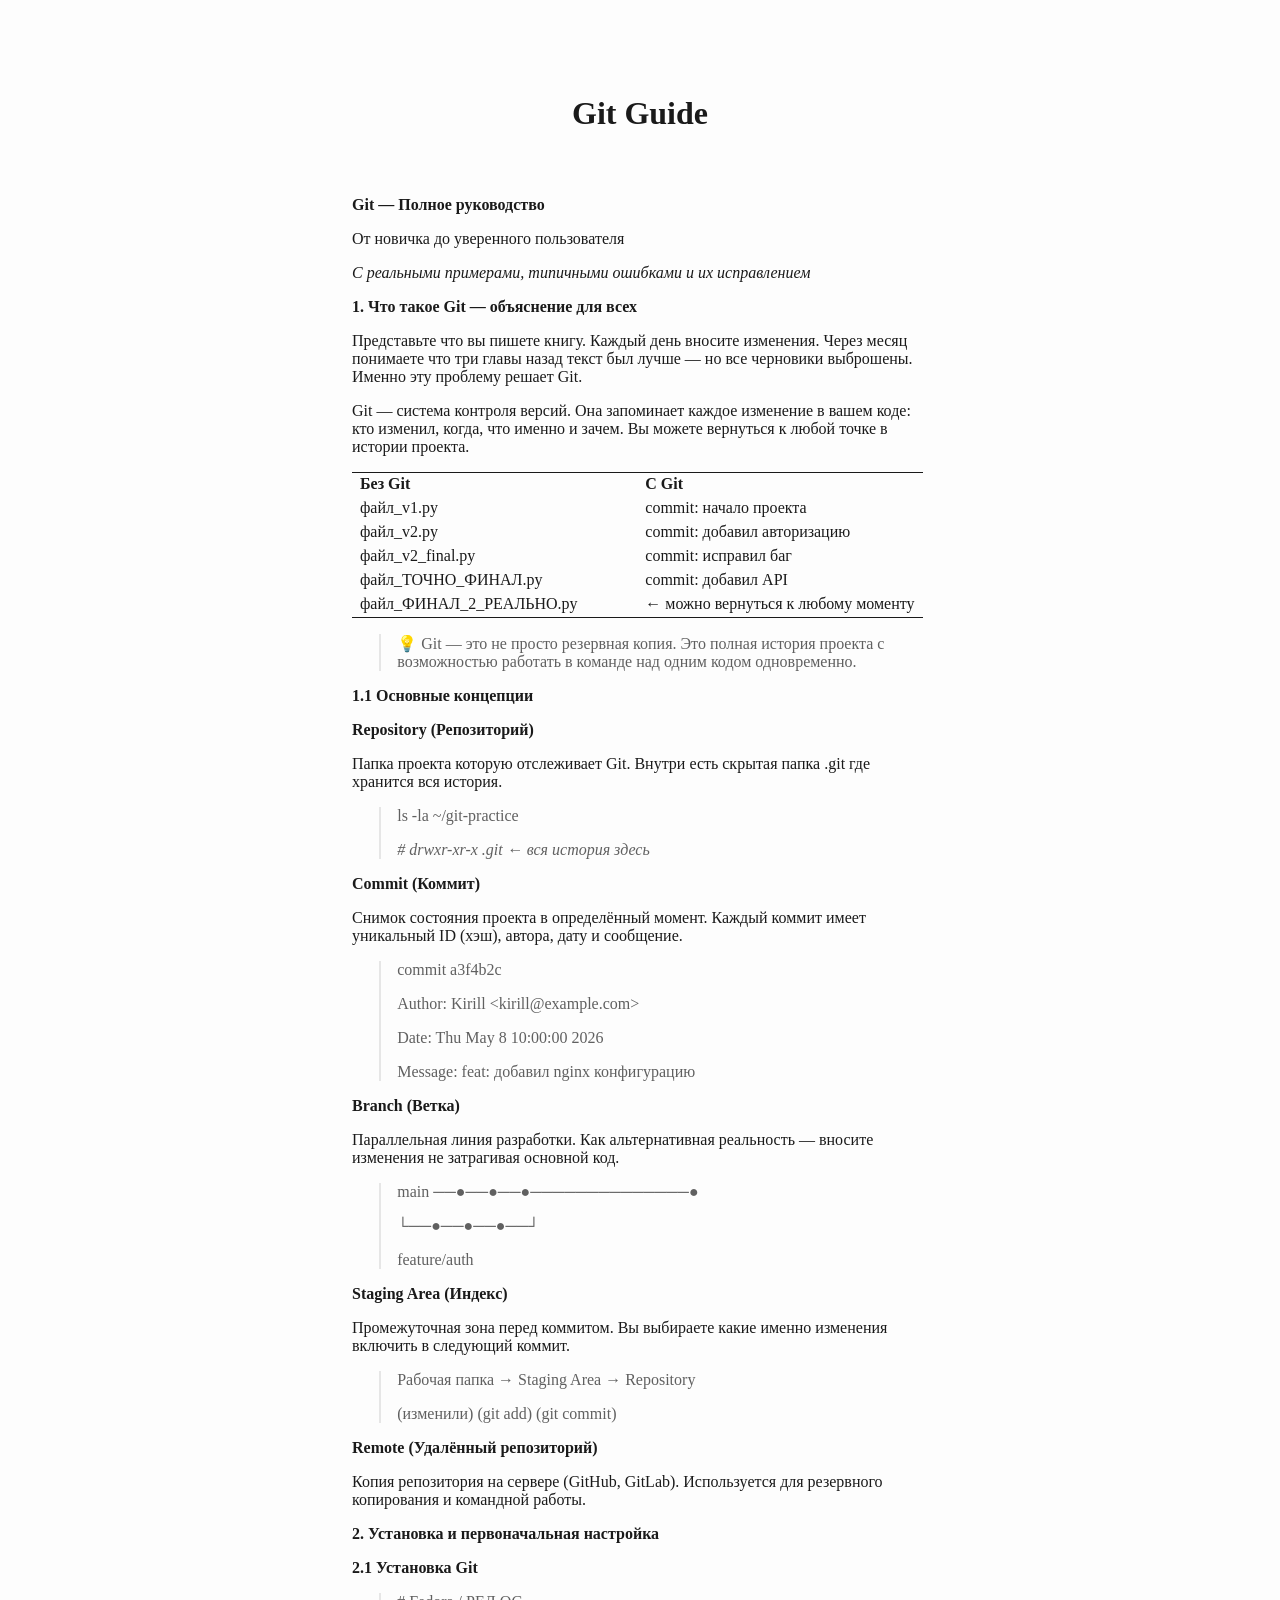
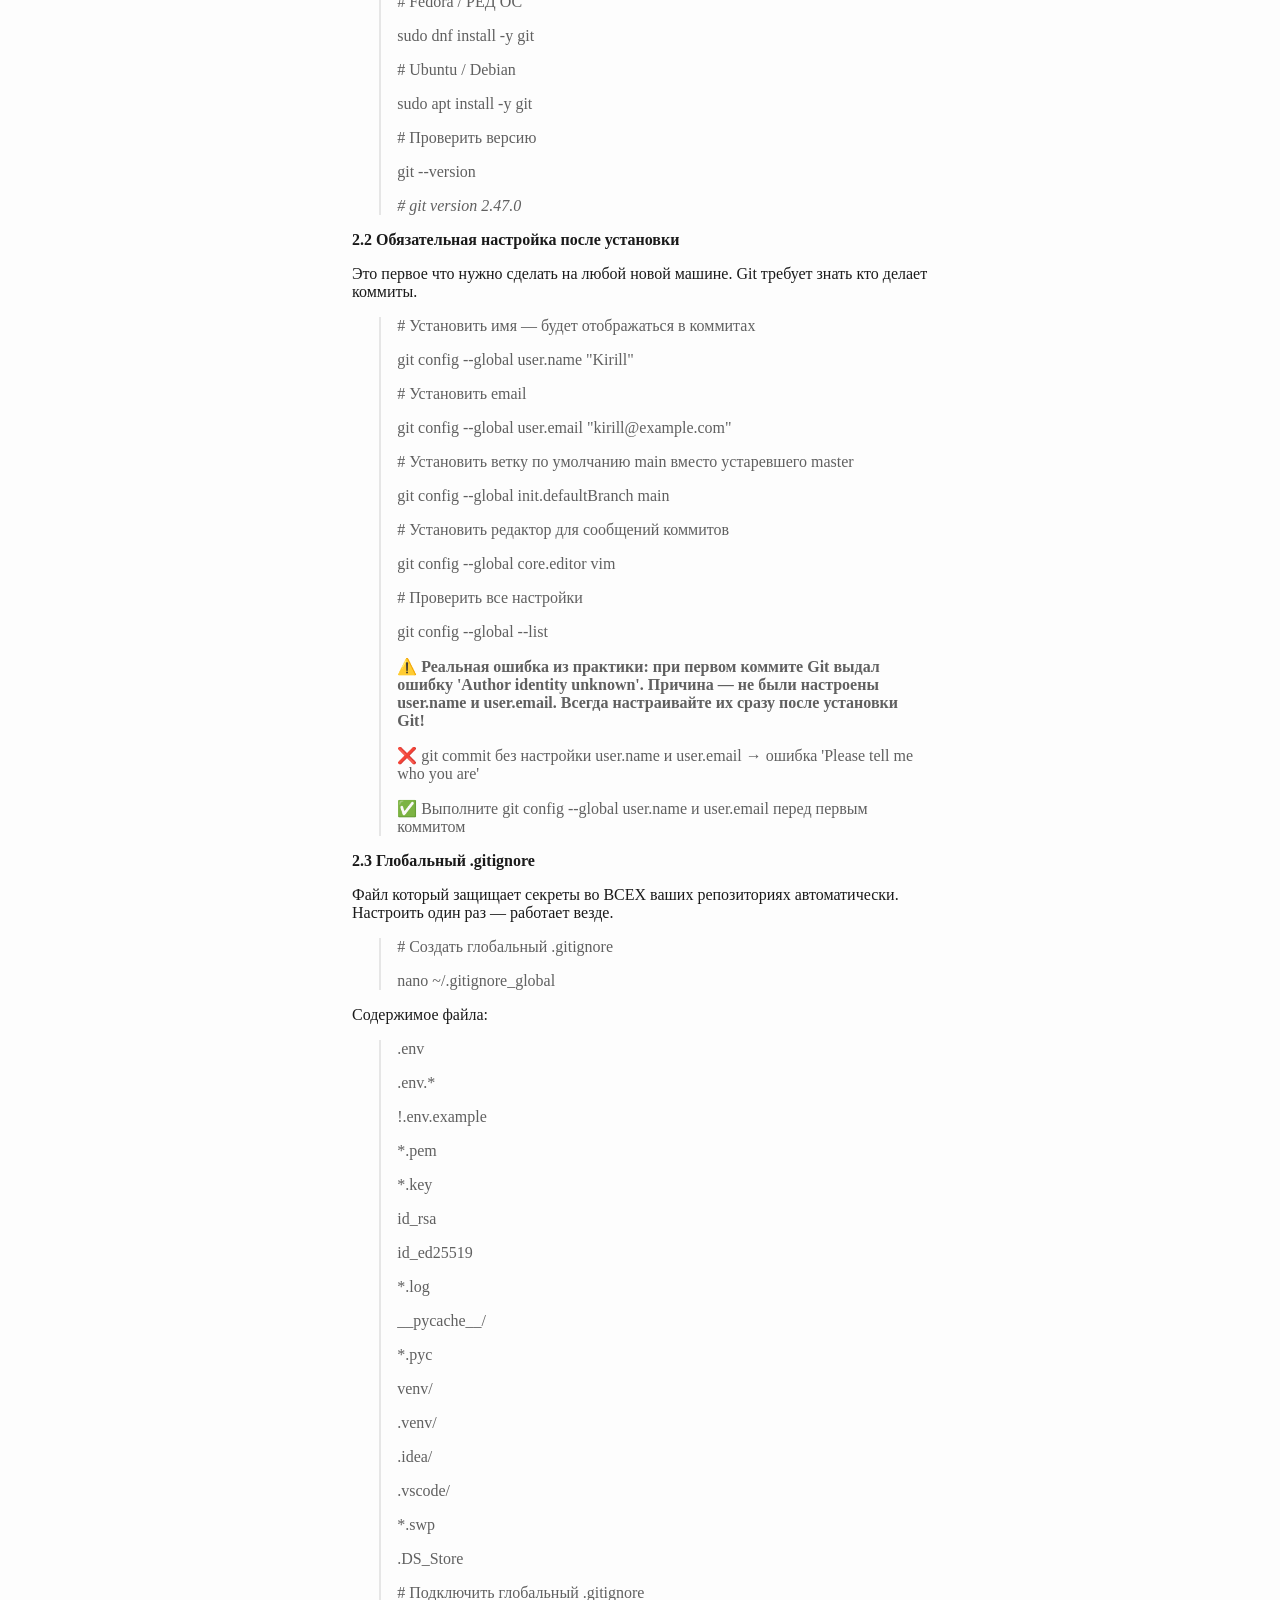
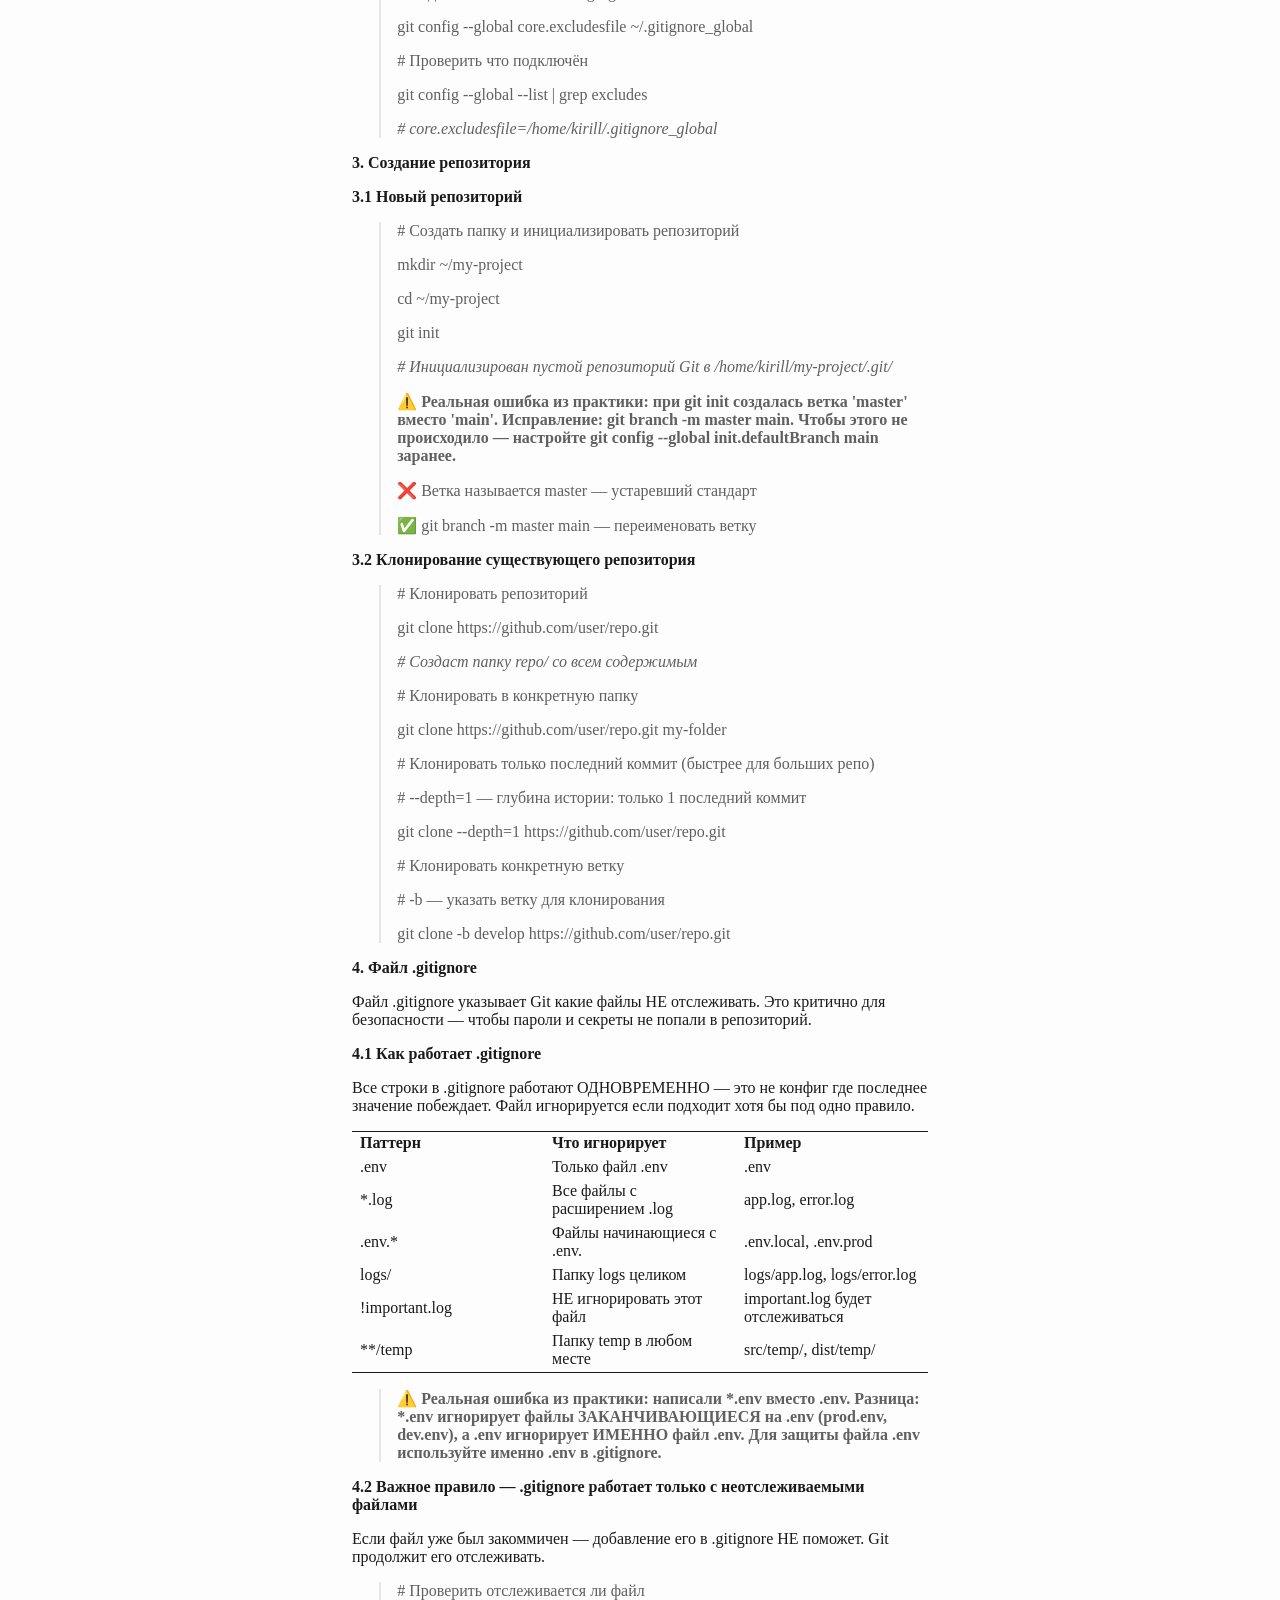
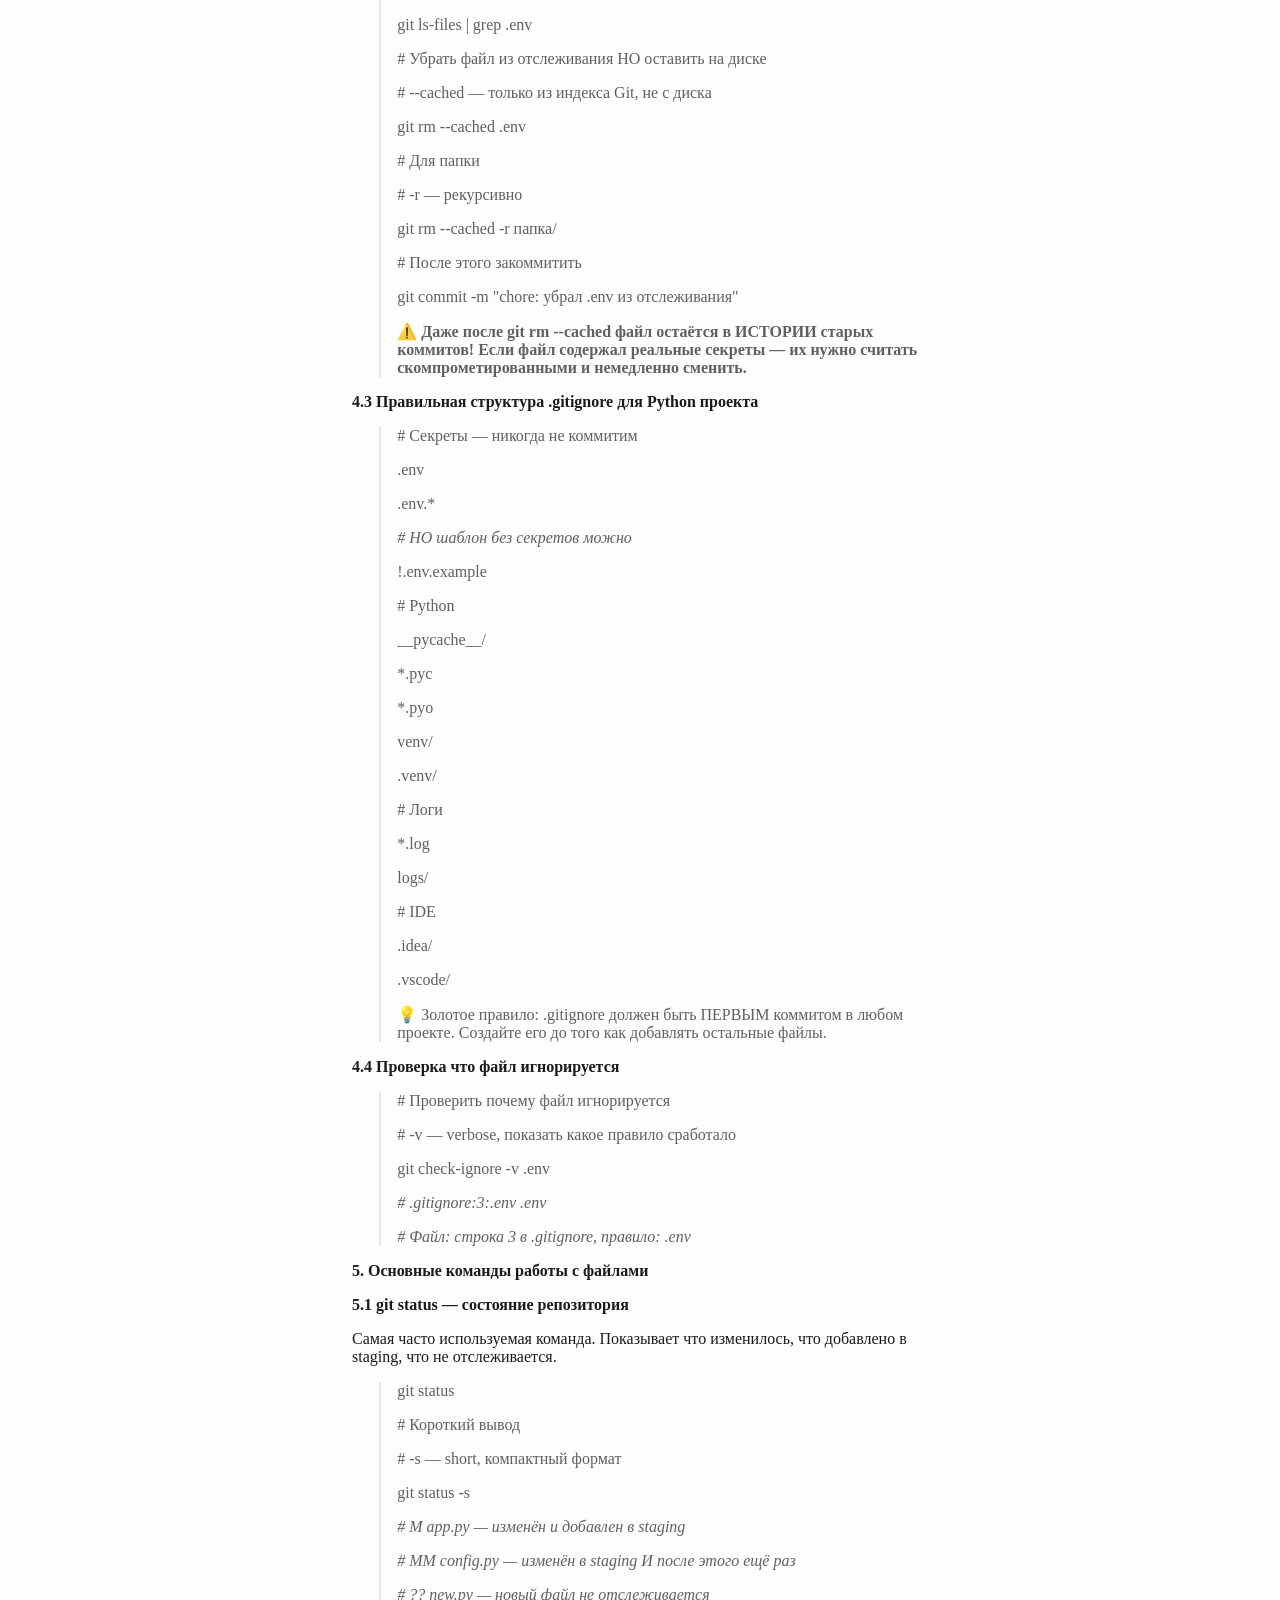
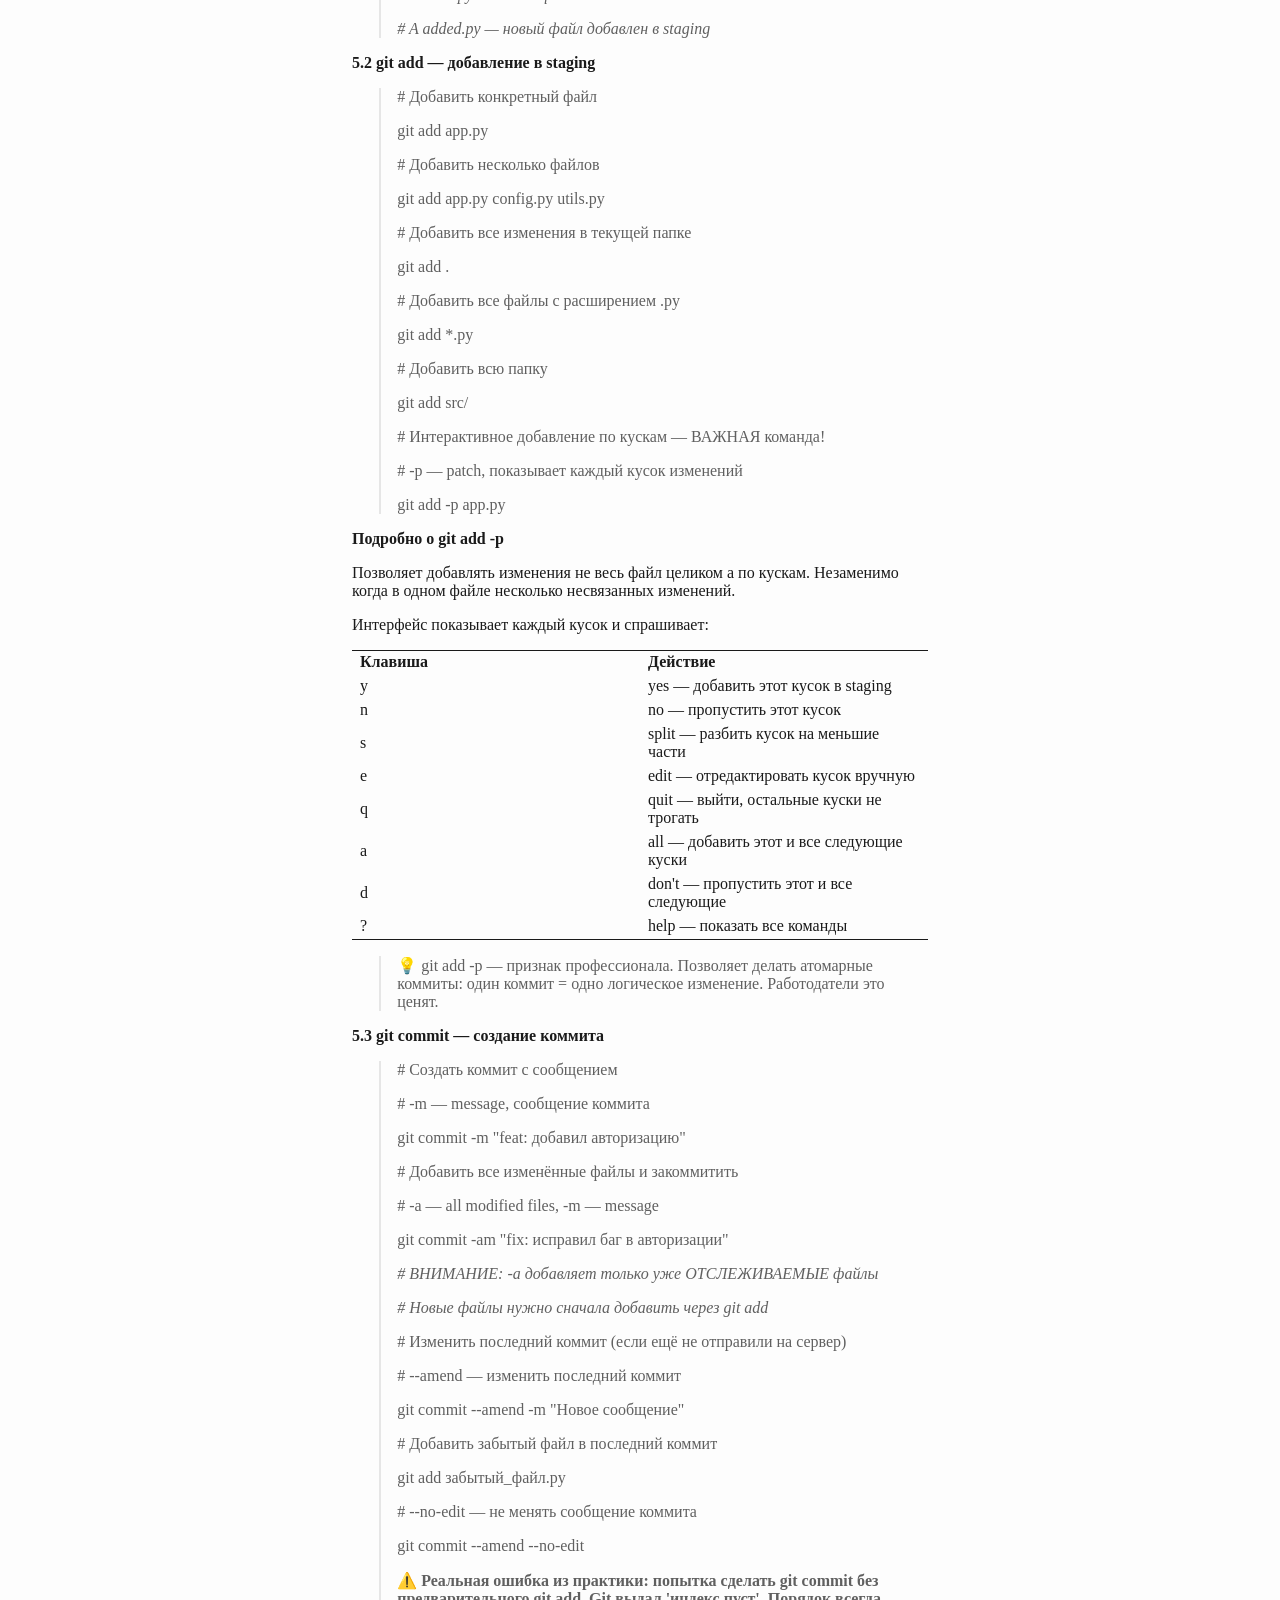
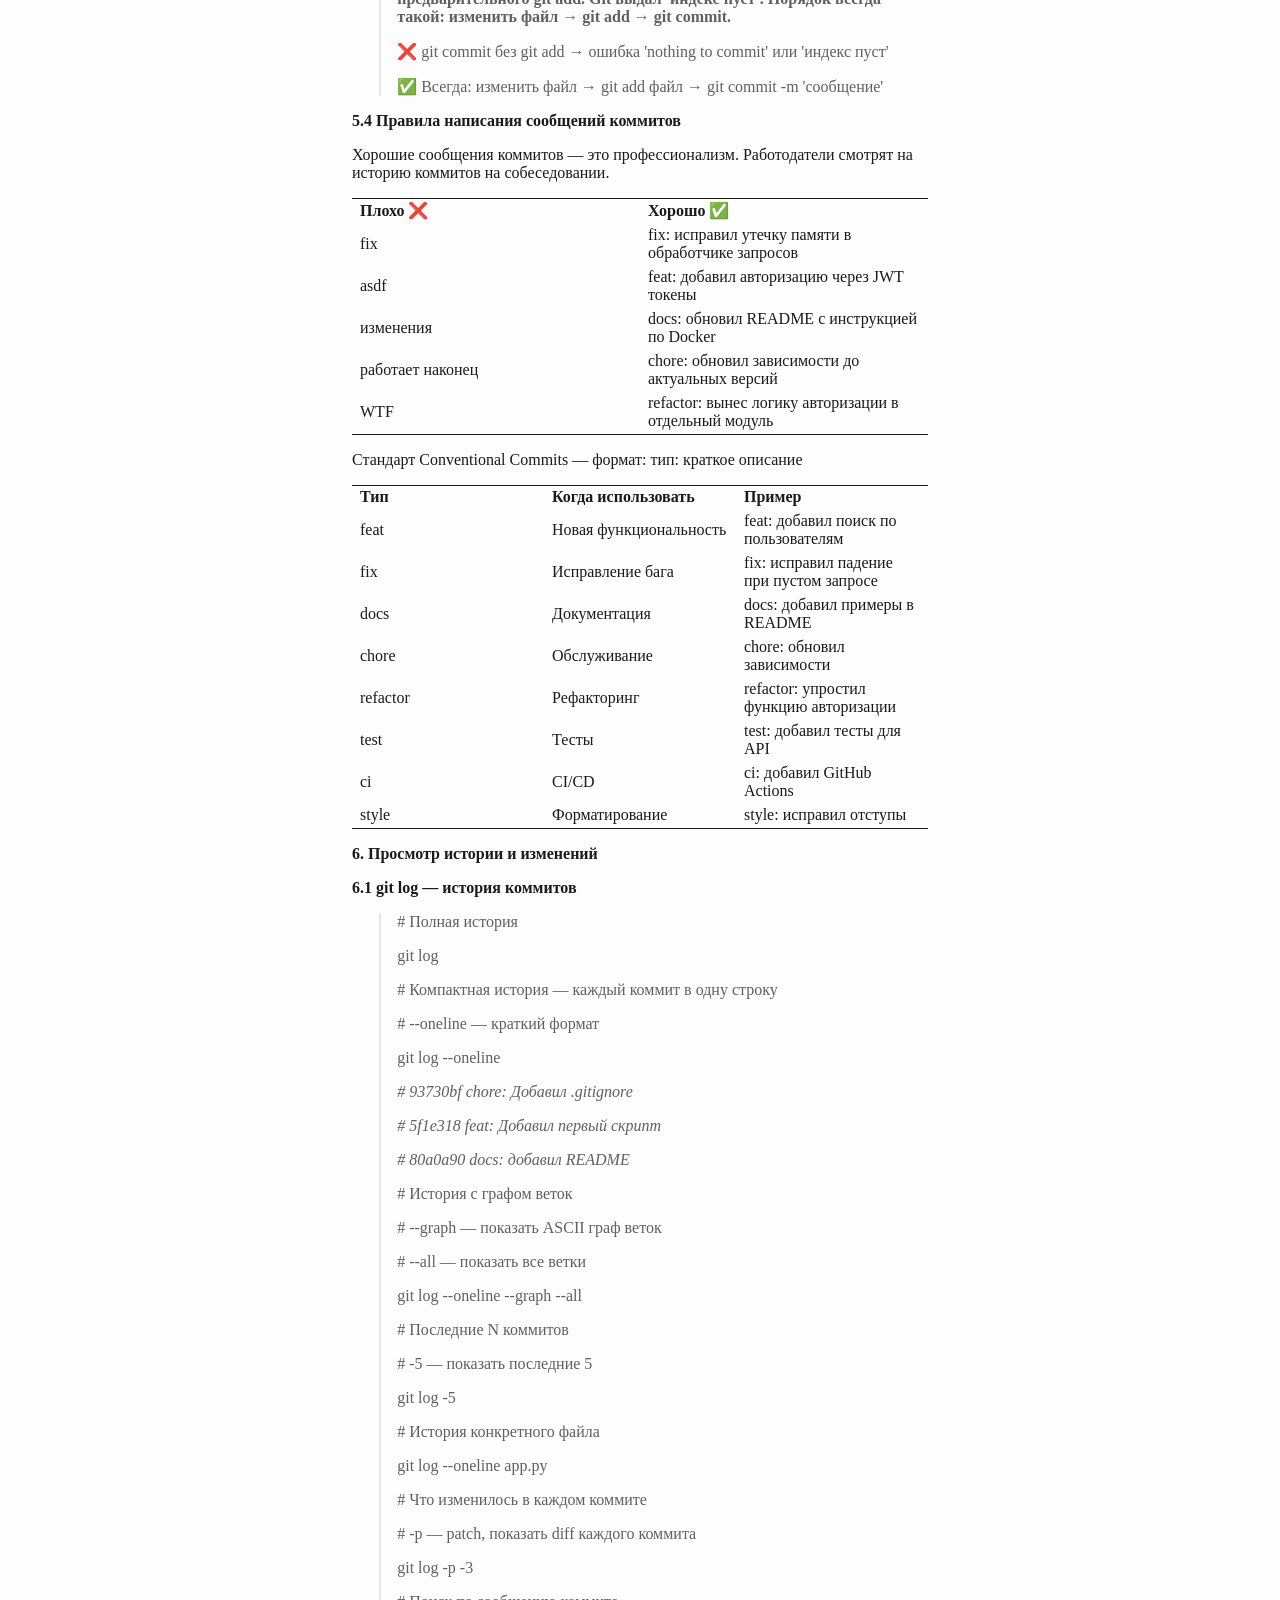
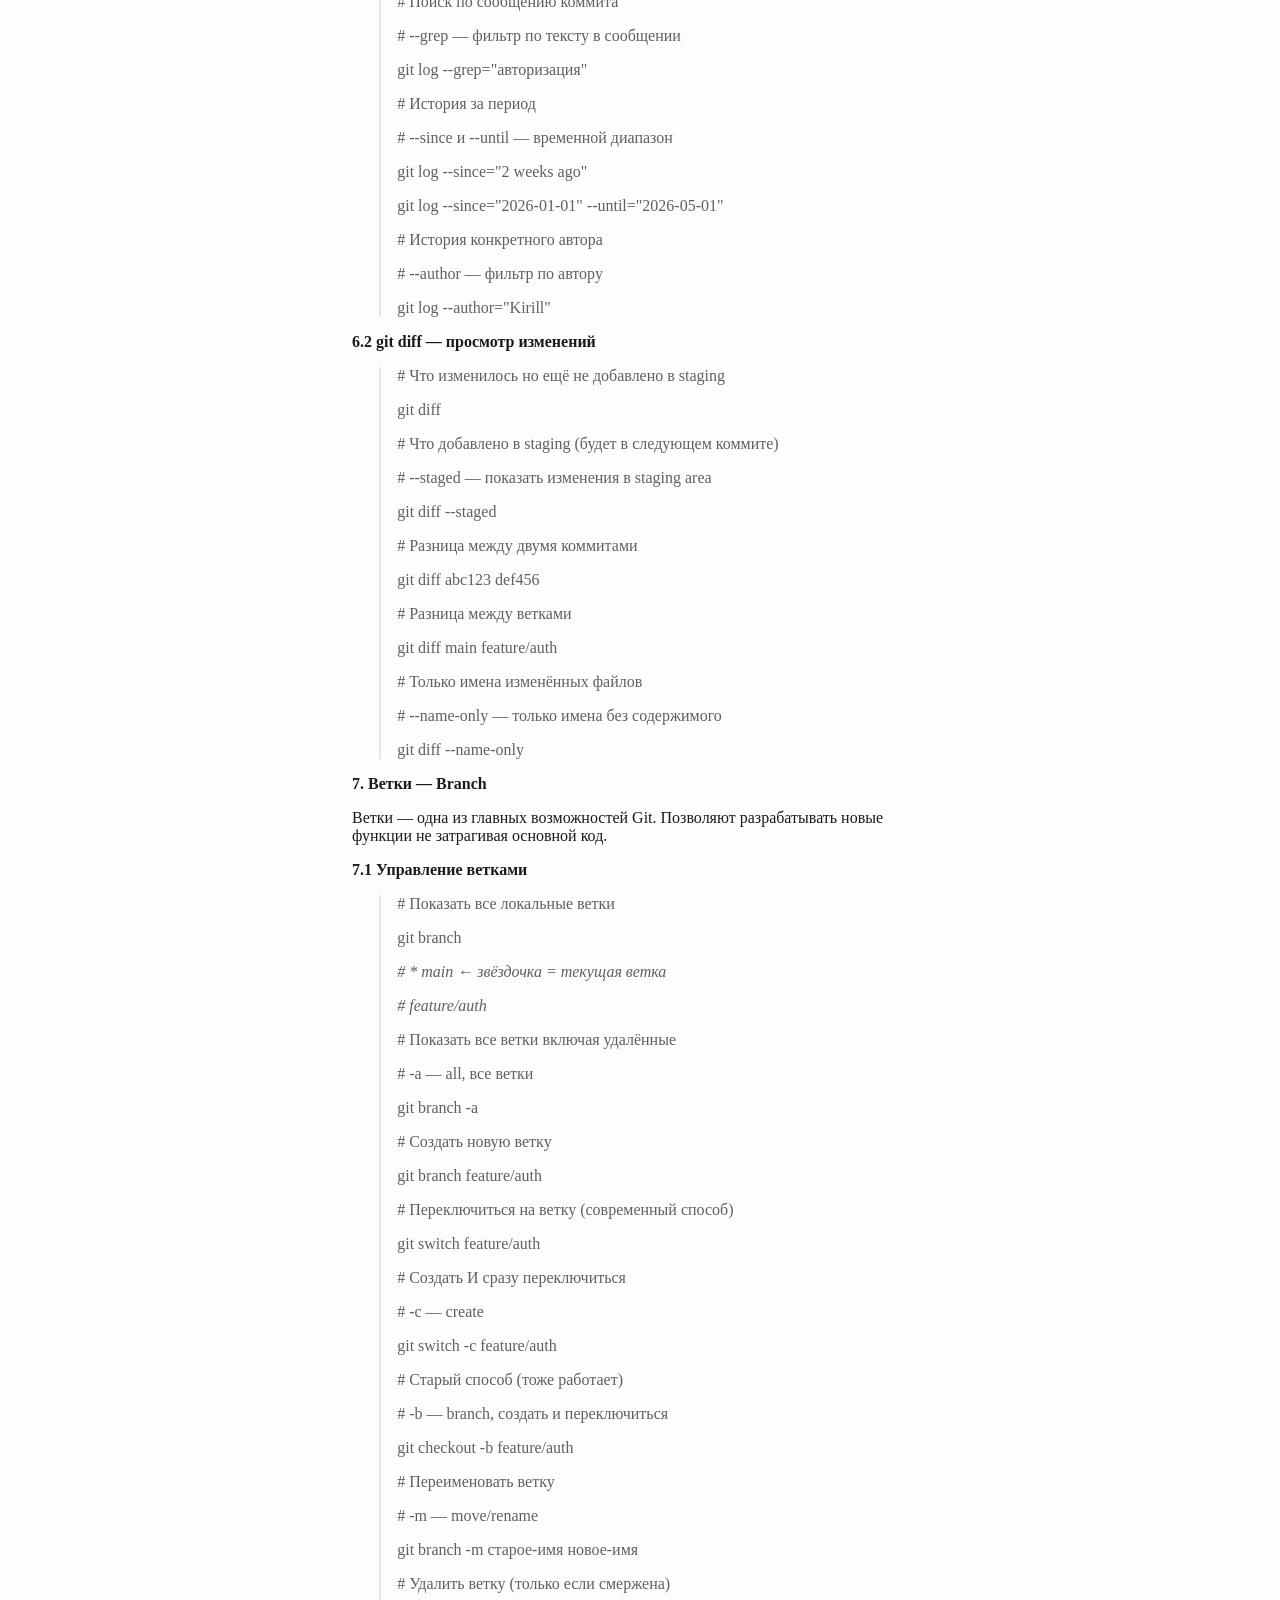
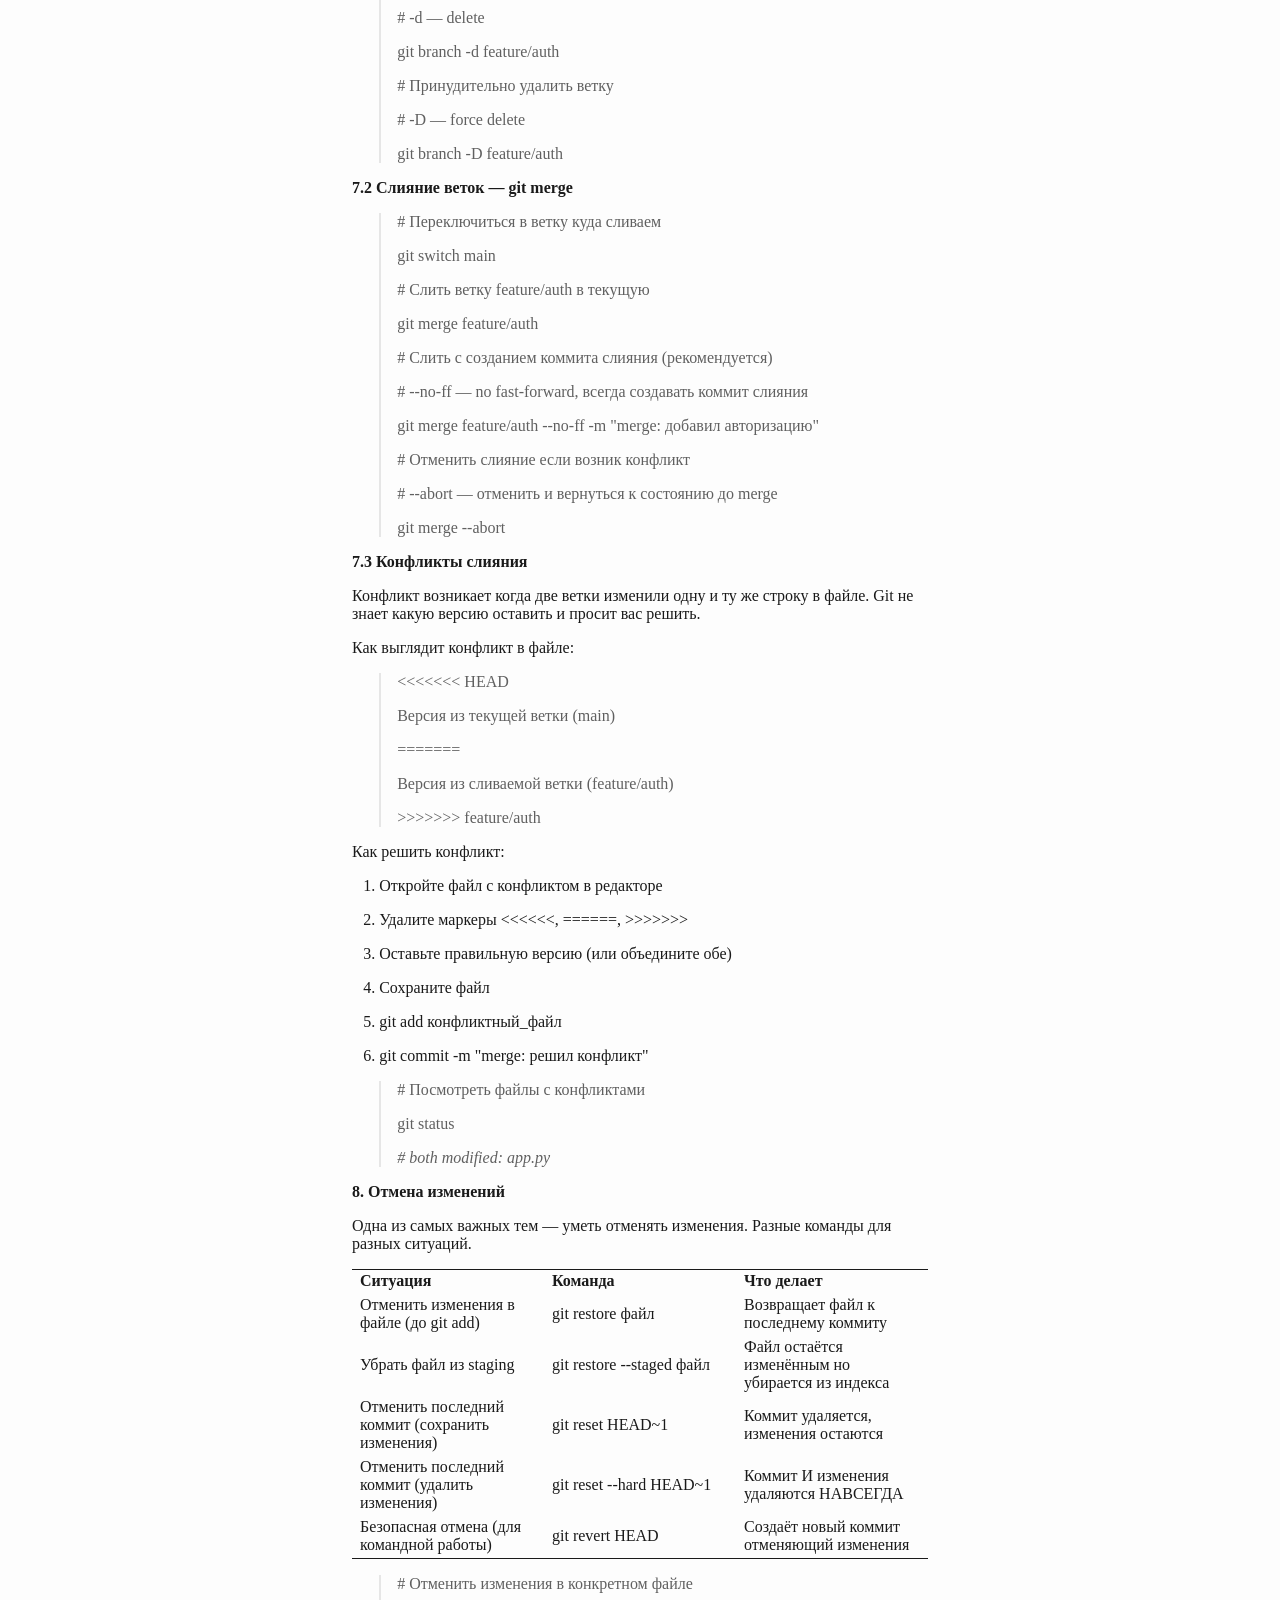
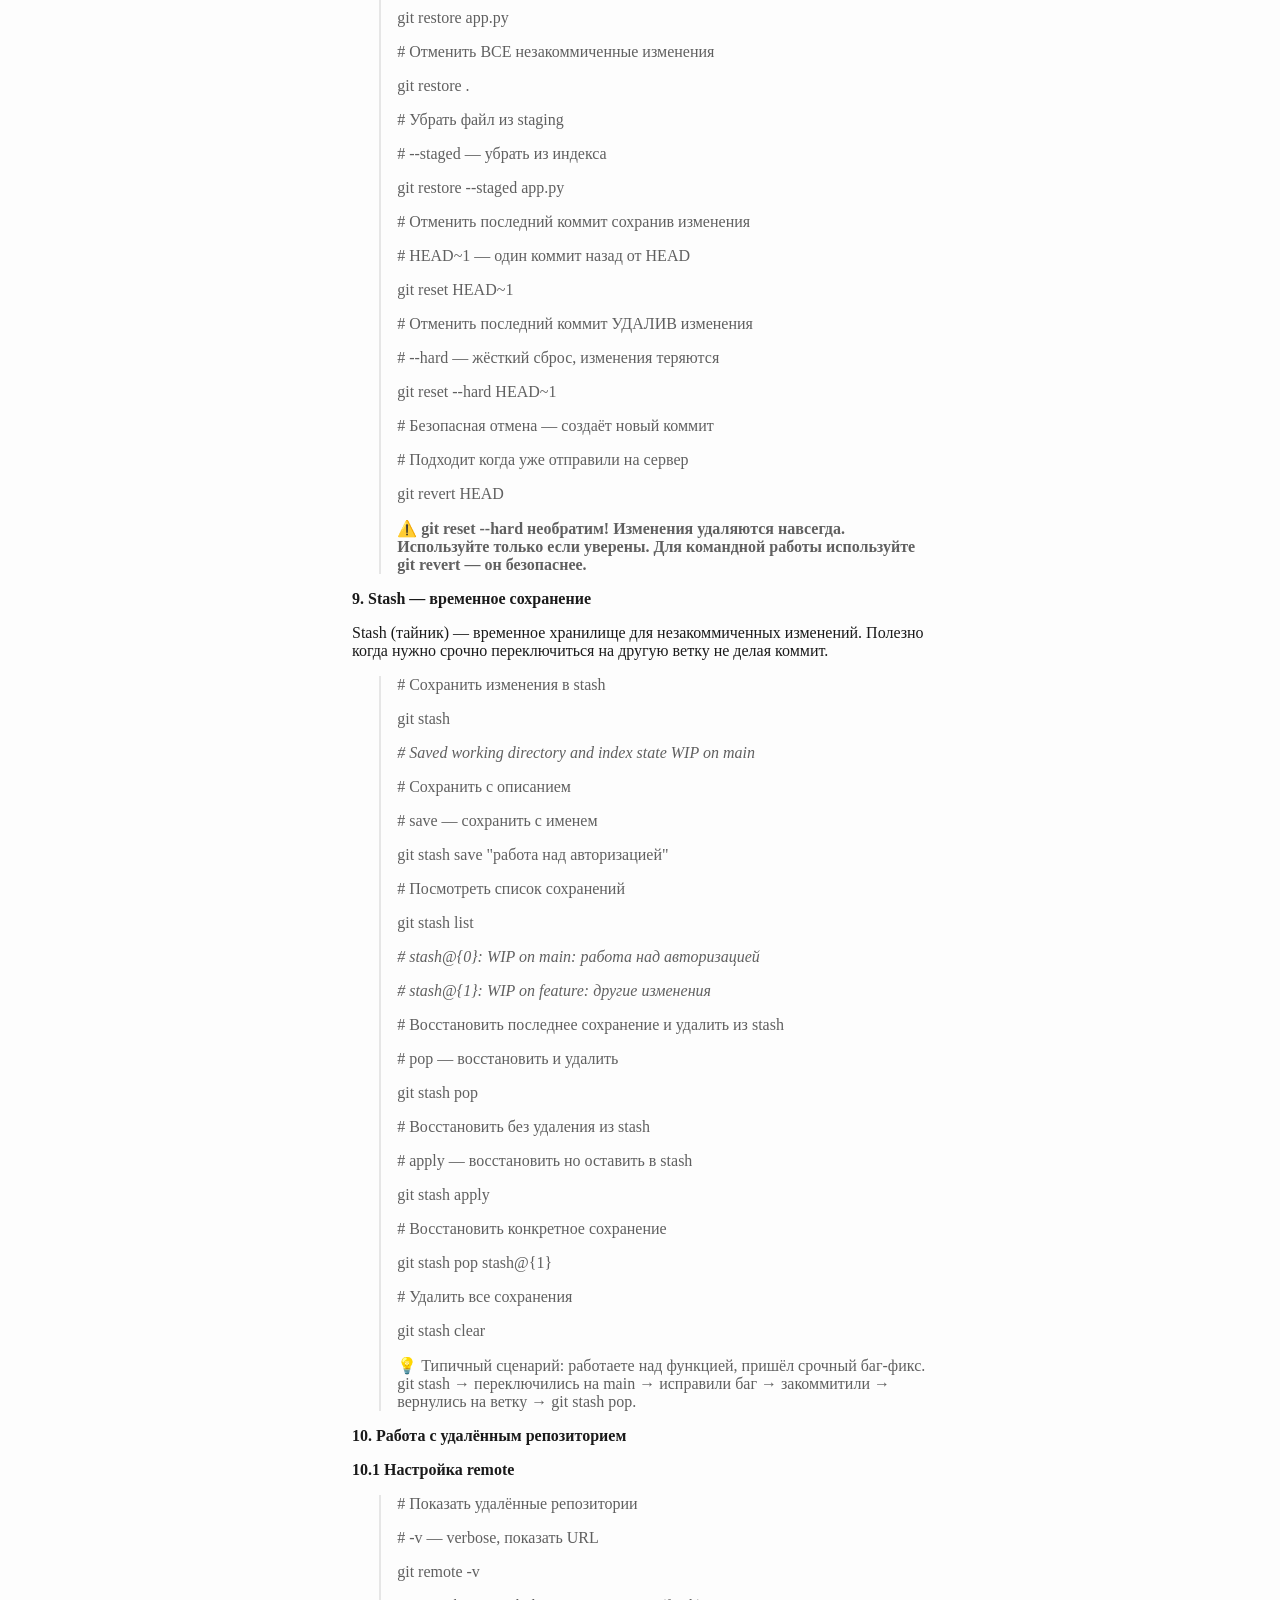
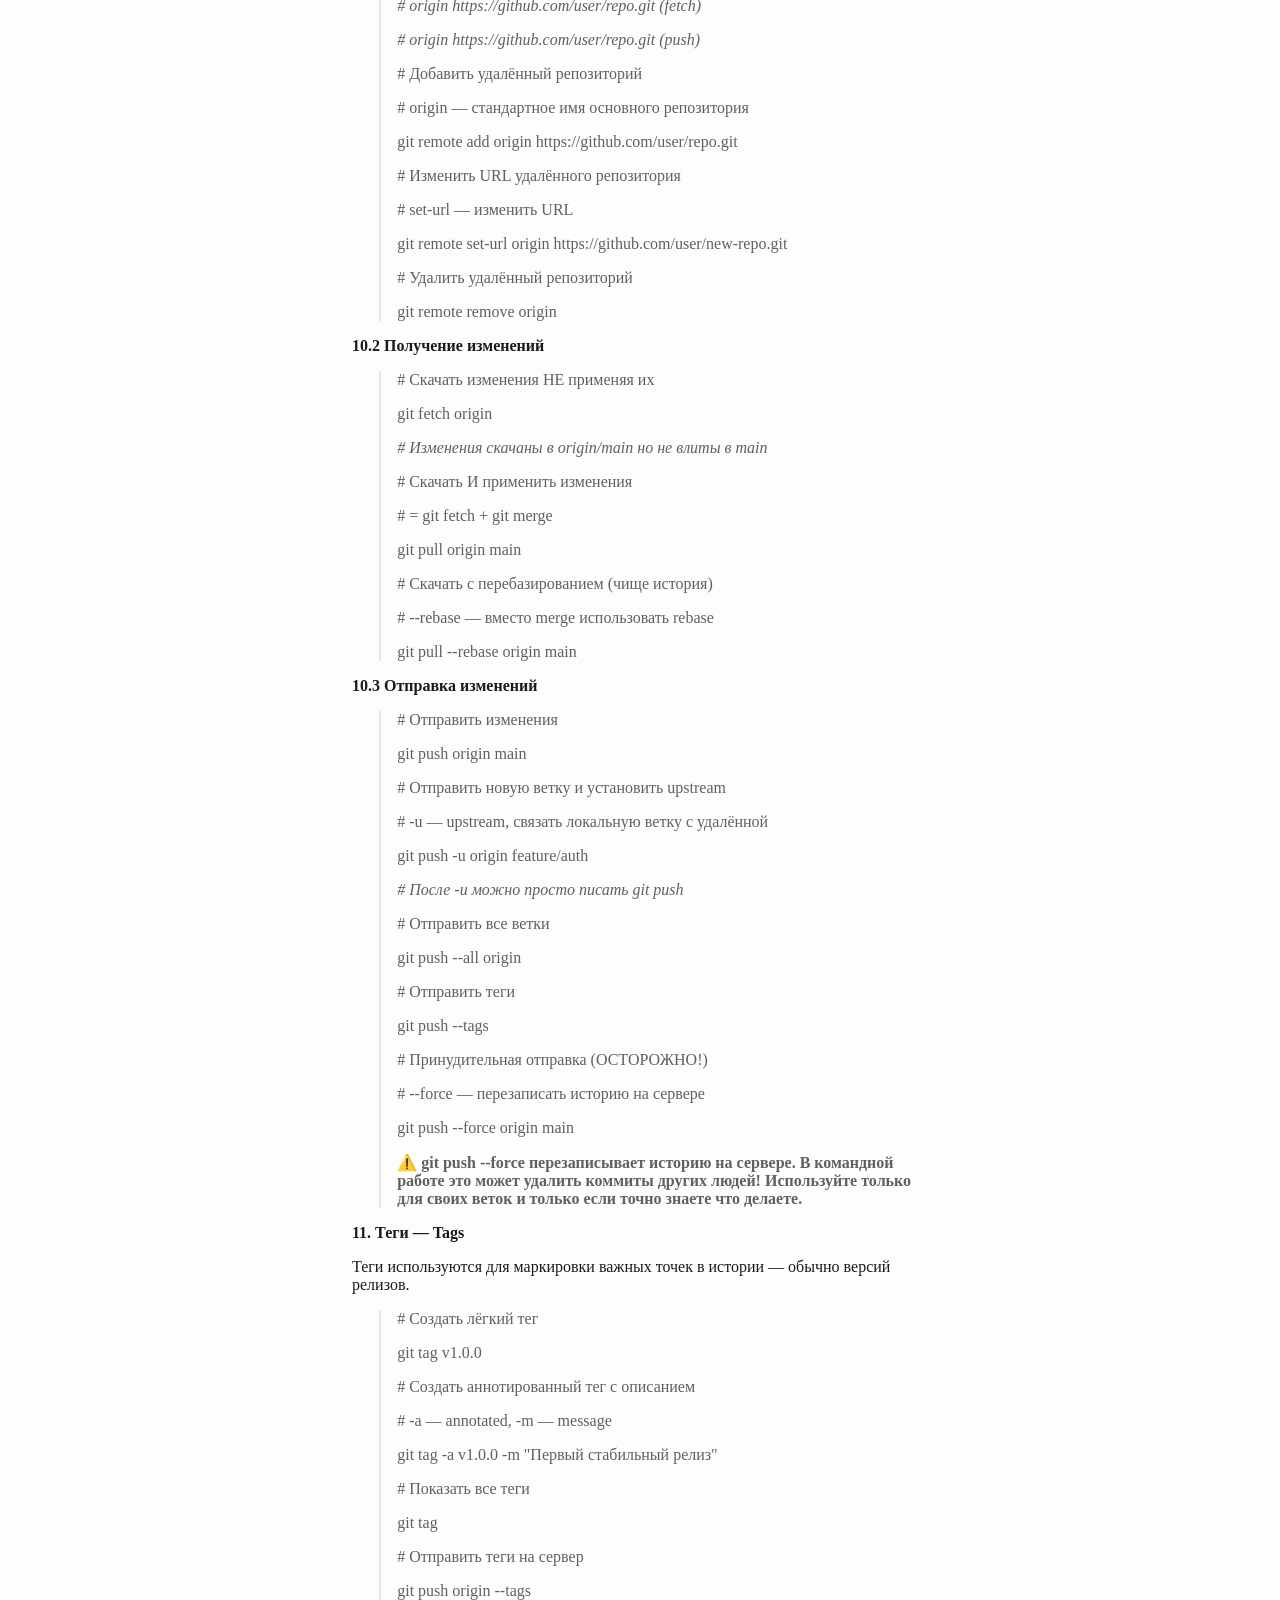
<file: notes/git_guide.html>
<!DOCTYPE html>
<html xmlns="http://www.w3.org/1999/xhtml" lang="" xml:lang="">
<head>
  <meta charset="utf-8" />
  <meta name="generator" content="pandoc" />
  <meta name="viewport" content="width=device-width, initial-scale=1.0, user-scalable=yes" />
  <title>Git Guide</title>
  <style>
    html {
      color: #1a1a1a;
      background-color: #fdfdfd;
    }
    body {
      margin: 0 auto;
      max-width: 36em;
      padding-left: 50px;
      padding-right: 50px;
      padding-top: 50px;
      padding-bottom: 50px;
      hyphens: auto;
      overflow-wrap: break-word;
      text-rendering: optimizeLegibility;
      font-kerning: normal;
    }
    @media (max-width: 600px) {
      body {
        font-size: 0.9em;
        padding: 12px;
      }
      h1 {
        font-size: 1.8em;
      }
    }
    @media print {
      html {
        background-color: white;
      }
      body {
        background-color: transparent;
        color: black;
        font-size: 12pt;
      }
      p, h2, h3 {
        orphans: 3;
        widows: 3;
      }
      h2, h3, h4 {
        page-break-after: avoid;
      }
    }
    p {
      margin: 1em 0;
    }
    a {
      color: #1a1a1a;
    }
    a:visited {
      color: #1a1a1a;
    }
    img {
      max-width: 100%;
    }
    svg {
      height: auto;
      max-width: 100%;
    }
    h1, h2, h3, h4, h5, h6 {
      margin-top: 1.4em;
    }
    h5, h6 {
      font-size: 1em;
      font-style: italic;
    }
    h6 {
      font-weight: normal;
    }
    ol, ul {
      padding-left: 1.7em;
      margin-top: 1em;
    }
    li > ol, li > ul {
      margin-top: 0;
    }
    blockquote {
      margin: 1em 0 1em 1.7em;
      padding-left: 1em;
      border-left: 2px solid #e6e6e6;
      color: #606060;
    }
    code {
      font-family: Menlo, Monaco, Consolas, 'Lucida Console', monospace;
      font-size: 85%;
      margin: 0;
      hyphens: manual;
    }
    pre {
      margin: 1em 0;
      overflow: auto;
    }
    pre code {
      padding: 0;
      overflow: visible;
      overflow-wrap: normal;
    }
    .sourceCode {
     background-color: transparent;
     overflow: visible;
    }
    hr {
      border: none;
      border-top: 1px solid #1a1a1a;
      height: 1px;
      margin: 1em 0;
    }
    table {
      margin: 1em 0;
      border-collapse: collapse;
      width: 100%;
      overflow-x: auto;
      display: block;
      font-variant-numeric: lining-nums tabular-nums;
    }
    table caption {
      margin-bottom: 0.75em;
    }
    tbody {
      margin-top: 0.5em;
      border-top: 1px solid #1a1a1a;
      border-bottom: 1px solid #1a1a1a;
    }
    th {
      border-top: 1px solid #1a1a1a;
      padding: 0.25em 0.5em 0.25em 0.5em;
    }
    td {
      padding: 0.125em 0.5em 0.25em 0.5em;
    }
    header {
      margin-bottom: 4em;
      text-align: center;
    }
    #TOC li {
      list-style: none;
    }
    #TOC ul {
      padding-left: 1.3em;
    }
    #TOC > ul {
      padding-left: 0;
    }
    #TOC a:not(:hover) {
      text-decoration: none;
    }
    code{white-space: pre-wrap;}
    span.smallcaps{font-variant: small-caps;}
    div.columns{display: flex; gap: min(4vw, 1.5em);}
    div.column{flex: auto; overflow-x: auto;}
    div.hanging-indent{margin-left: 1.5em; text-indent: -1.5em;}
    /* The extra [class] is a hack that increases specificity enough to
       override a similar rule in reveal.js */
    ul.task-list[class]{list-style: none;}
    ul.task-list li input[type="checkbox"] {
      font-size: inherit;
      width: 0.8em;
      margin: 0 0.8em 0.2em -1.6em;
      vertical-align: middle;
    }
    .display.math{display: block; text-align: center; margin: 0.5rem auto;}
  </style>
</head>
<body>
<header id="title-block-header">
<h1 class="title">Git Guide</h1>
</header>
<p><strong>Git — Полное руководство</strong></p>
<p>От новичка до уверенного пользователя</p>
<p><em>С реальными примерами, типичными ошибками и их
исправлением</em></p>
<p><strong>1. Что такое Git — объяснение для всех</strong></p>
<p>Представьте что вы пишете книгу. Каждый день вносите изменения. Через
месяц понимаете что три главы назад текст был лучше — но все черновики
выброшены. Именно эту проблему решает Git.</p>
<p>Git — система контроля версий. Она запоминает каждое изменение в
вашем коде: кто изменил, когда, что именно и зачем. Вы можете вернуться
к любой точке в истории проекта.</p>
<table>
<colgroup>
<col style="width: 50%" />
<col style="width: 50%" />
</colgroup>
<tbody>
<tr>
<td><strong>Без Git</strong></td>
<td><strong>С Git</strong></td>
</tr>
<tr>
<td>файл_v1.py</td>
<td>commit: начало проекта</td>
</tr>
<tr>
<td>файл_v2.py</td>
<td>commit: добавил авторизацию</td>
</tr>
<tr>
<td>файл_v2_final.py</td>
<td>commit: исправил баг</td>
</tr>
<tr>
<td>файл_ТОЧНО_ФИНАЛ.py</td>
<td>commit: добавил API</td>
</tr>
<tr>
<td>файл_ФИНАЛ_2_РЕАЛЬНО.py</td>
<td>← можно вернуться к любому моменту</td>
</tr>
</tbody>
</table>
<blockquote>
<p>💡 Git — это не просто резервная копия. Это полная история проекта с
возможностью работать в команде над одним кодом одновременно.</p>
</blockquote>
<p><strong>1.1 Основные концепции</strong></p>
<p><strong>Repository (Репозиторий)</strong></p>
<p>Папка проекта которую отслеживает Git. Внутри есть скрытая папка .git
где хранится вся история.</p>
<blockquote>
<p>ls -la ~/git-practice</p>
<p><em># drwxr-xr-x .git ← вся история здесь</em></p>
</blockquote>
<p><strong>Commit (Коммит)</strong></p>
<p>Снимок состояния проекта в определённый момент. Каждый коммит имеет
уникальный ID (хэш), автора, дату и сообщение.</p>
<blockquote>
<p>commit a3f4b2c</p>
<p>Author: Kirill &lt;kirill@example.com&gt;</p>
<p>Date: Thu May 8 10:00:00 2026</p>
<p>Message: feat: добавил nginx конфигурацию</p>
</blockquote>
<p><strong>Branch (Ветка)</strong></p>
<p>Параллельная линия разработки. Как альтернативная реальность —
вносите изменения не затрагивая основной код.</p>
<blockquote>
<p>main ──●──●──●──────────────●</p>
<p>└──●──●──●──┘</p>
<p>feature/auth</p>
</blockquote>
<p><strong>Staging Area (Индекс)</strong></p>
<p>Промежуточная зона перед коммитом. Вы выбираете какие именно
изменения включить в следующий коммит.</p>
<blockquote>
<p>Рабочая папка → Staging Area → Repository</p>
<p>(изменили) (git add) (git commit)</p>
</blockquote>
<p><strong>Remote (Удалённый репозиторий)</strong></p>
<p>Копия репозитория на сервере (GitHub, GitLab). Используется для
резервного копирования и командной работы.</p>
<p><strong>2. Установка и первоначальная настройка</strong></p>
<p><strong>2.1 Установка Git</strong></p>
<blockquote>
<p># Fedora / РЕД ОС</p>
<p>sudo dnf install -y git</p>
<p># Ubuntu / Debian</p>
<p>sudo apt install -y git</p>
<p># Проверить версию</p>
<p>git --version</p>
<p><em># git version 2.47.0</em></p>
</blockquote>
<p><strong>2.2 Обязательная настройка после установки</strong></p>
<p>Это первое что нужно сделать на любой новой машине. Git требует знать
кто делает коммиты.</p>
<blockquote>
<p># Установить имя — будет отображаться в коммитах</p>
<p>git config --global user.name "Kirill"</p>
<p># Установить email</p>
<p>git config --global user.email "kirill@example.com"</p>
<p># Установить ветку по умолчанию main вместо устаревшего master</p>
<p>git config --global init.defaultBranch main</p>
<p># Установить редактор для сообщений коммитов</p>
<p>git config --global core.editor vim</p>
<p># Проверить все настройки</p>
<p>git config --global --list</p>
<p><strong>⚠️ Реальная ошибка из практики: при первом коммите Git выдал
ошибку 'Author identity unknown'. Причина — не были настроены user.name
и user.email. Всегда настраивайте их сразу после установки
Git!</strong></p>
<p>❌ git commit без настройки user.name и user.email → ошибка 'Please
tell me who you are'</p>
<p>✅ Выполните git config --global user.name и user.email перед первым
коммитом</p>
</blockquote>
<p><strong>2.3 Глобальный .gitignore</strong></p>
<p>Файл который защищает секреты во ВСЕХ ваших репозиториях
автоматически. Настроить один раз — работает везде.</p>
<blockquote>
<p># Создать глобальный .gitignore</p>
<p>nano ~/.gitignore_global</p>
</blockquote>
<p>Содержимое файла:</p>
<blockquote>
<p>.env</p>
<p>.env.*</p>
<p>!.env.example</p>
<p>*.pem</p>
<p>*.key</p>
<p>id_rsa</p>
<p>id_ed25519</p>
<p>*.log</p>
<p>__pycache__/</p>
<p>*.pyc</p>
<p>venv/</p>
<p>.venv/</p>
<p>.idea/</p>
<p>.vscode/</p>
<p>*.swp</p>
<p>.DS_Store</p>
<p># Подключить глобальный .gitignore</p>
<p>git config --global core.excludesfile ~/.gitignore_global</p>
<p># Проверить что подключён</p>
<p>git config --global --list | grep excludes</p>
<p><em># core.excludesfile=/home/kirill/.gitignore_global</em></p>
</blockquote>
<p><strong>3. Создание репозитория</strong></p>
<p><strong>3.1 Новый репозиторий</strong></p>
<blockquote>
<p># Создать папку и инициализировать репозиторий</p>
<p>mkdir ~/my-project</p>
<p>cd ~/my-project</p>
<p>git init</p>
<p><em># Инициализирован пустой репозиторий Git в
/home/kirill/my-project/.git/</em></p>
<p><strong>⚠️ Реальная ошибка из практики: при git init создалась ветка
'master' вместо 'main'. Исправление: git branch -m master main. Чтобы
этого не происходило — настройте git config --global init.defaultBranch
main заранее.</strong></p>
<p>❌ Ветка называется master — устаревший стандарт</p>
<p>✅ git branch -m master main — переименовать ветку</p>
</blockquote>
<p><strong>3.2 Клонирование существующего репозитория</strong></p>
<blockquote>
<p># Клонировать репозиторий</p>
<p>git clone https://github.com/user/repo.git</p>
<p><em># Создаст папку repo/ со всем содержимым</em></p>
<p># Клонировать в конкретную папку</p>
<p>git clone https://github.com/user/repo.git my-folder</p>
<p># Клонировать только последний коммит (быстрее для больших репо)</p>
<p># --depth=1 — глубина истории: только 1 последний коммит</p>
<p>git clone --depth=1 https://github.com/user/repo.git</p>
<p># Клонировать конкретную ветку</p>
<p># -b — указать ветку для клонирования</p>
<p>git clone -b develop https://github.com/user/repo.git</p>
</blockquote>
<p><strong>4. Файл .gitignore</strong></p>
<p>Файл .gitignore указывает Git какие файлы НЕ отслеживать. Это
критично для безопасности — чтобы пароли и секреты не попали в
репозиторий.</p>
<p><strong>4.1 Как работает .gitignore</strong></p>
<p>Все строки в .gitignore работают ОДНОВРЕМЕННО — это не конфиг где
последнее значение побеждает. Файл игнорируется если подходит хотя бы
под одно правило.</p>
<table>
<colgroup>
<col style="width: 33%" />
<col style="width: 33%" />
<col style="width: 33%" />
</colgroup>
<tbody>
<tr>
<td><strong>Паттерн</strong></td>
<td><strong>Что игнорирует</strong></td>
<td><strong>Пример</strong></td>
</tr>
<tr>
<td>.env</td>
<td>Только файл .env</td>
<td>.env</td>
</tr>
<tr>
<td>*.log</td>
<td>Все файлы с расширением .log</td>
<td>app.log, error.log</td>
</tr>
<tr>
<td>.env.*</td>
<td>Файлы начинающиеся с .env.</td>
<td>.env.local, .env.prod</td>
</tr>
<tr>
<td>logs/</td>
<td>Папку logs целиком</td>
<td>logs/app.log, logs/error.log</td>
</tr>
<tr>
<td>!important.log</td>
<td>НЕ игнорировать этот файл</td>
<td>important.log будет отслеживаться</td>
</tr>
<tr>
<td>**/temp</td>
<td>Папку temp в любом месте</td>
<td>src/temp/, dist/temp/</td>
</tr>
</tbody>
</table>
<blockquote>
<p><strong>⚠️ Реальная ошибка из практики: написали *.env вместо .env.
Разница: *.env игнорирует файлы ЗАКАНЧИВАЮЩИЕСЯ на .env (prod.env,
dev.env), а .env игнорирует ИМЕННО файл .env. Для защиты файла .env
используйте именно .env в .gitignore.</strong></p>
</blockquote>
<p><strong>4.2 Важное правило — .gitignore работает только с
неотслеживаемыми файлами</strong></p>
<p>Если файл уже был закоммичен — добавление его в .gitignore НЕ
поможет. Git продолжит его отслеживать.</p>
<blockquote>
<p># Проверить отслеживается ли файл</p>
<p>git ls-files | grep .env</p>
<p># Убрать файл из отслеживания НО оставить на диске</p>
<p># --cached — только из индекса Git, не с диска</p>
<p>git rm --cached .env</p>
<p># Для папки</p>
<p># -r — рекурсивно</p>
<p>git rm --cached -r папка/</p>
<p># После этого закоммитить</p>
<p>git commit -m "chore: убрал .env из отслеживания"</p>
<p><strong>⚠️ Даже после git rm --cached файл остаётся в ИСТОРИИ старых
коммитов! Если файл содержал реальные секреты — их нужно считать
скомпрометированными и немедленно сменить.</strong></p>
</blockquote>
<p><strong>4.3 Правильная структура .gitignore для Python
проекта</strong></p>
<blockquote>
<p># Секреты — никогда не коммитим</p>
<p>.env</p>
<p>.env.*</p>
<p><em># НО шаблон без секретов можно</em></p>
<p>!.env.example</p>
<p># Python</p>
<p>__pycache__/</p>
<p>*.pyc</p>
<p>*.pyo</p>
<p>venv/</p>
<p>.venv/</p>
<p># Логи</p>
<p>*.log</p>
<p>logs/</p>
<p># IDE</p>
<p>.idea/</p>
<p>.vscode/</p>
<p>💡 Золотое правило: .gitignore должен быть ПЕРВЫМ коммитом в любом
проекте. Создайте его до того как добавлять остальные файлы.</p>
</blockquote>
<p><strong>4.4 Проверка что файл игнорируется</strong></p>
<blockquote>
<p># Проверить почему файл игнорируется</p>
<p># -v — verbose, показать какое правило сработало</p>
<p>git check-ignore -v .env</p>
<p><em># .gitignore:3:.env .env</em></p>
<p><em># Файл: строка 3 в .gitignore, правило: .env</em></p>
</blockquote>
<p><strong>5. Основные команды работы с файлами</strong></p>
<p><strong>5.1 git status — состояние репозитория</strong></p>
<p>Самая часто используемая команда. Показывает что изменилось, что
добавлено в staging, что не отслеживается.</p>
<blockquote>
<p>git status</p>
<p># Короткий вывод</p>
<p># -s — short, компактный формат</p>
<p>git status -s</p>
<p><em># M app.py — изменён и добавлен в staging</em></p>
<p><em># MM config.py — изменён в staging И после этого ещё раз</em></p>
<p><em># ?? new.py — новый файл не отслеживается</em></p>
<p><em># A added.py — новый файл добавлен в staging</em></p>
</blockquote>
<p><strong>5.2 git add — добавление в staging</strong></p>
<blockquote>
<p># Добавить конкретный файл</p>
<p>git add app.py</p>
<p># Добавить несколько файлов</p>
<p>git add app.py config.py utils.py</p>
<p># Добавить все изменения в текущей папке</p>
<p>git add .</p>
<p># Добавить все файлы с расширением .py</p>
<p>git add *.py</p>
<p># Добавить всю папку</p>
<p>git add src/</p>
<p># Интерактивное добавление по кускам — ВАЖНАЯ команда!</p>
<p># -p — patch, показывает каждый кусок изменений</p>
<p>git add -p app.py</p>
</blockquote>
<p><strong>Подробно о git add -p</strong></p>
<p>Позволяет добавлять изменения не весь файл целиком а по кускам.
Незаменимо когда в одном файле несколько несвязанных изменений.</p>
<p>Интерфейс показывает каждый кусок и спрашивает:</p>
<table>
<colgroup>
<col style="width: 50%" />
<col style="width: 50%" />
</colgroup>
<tbody>
<tr>
<td><strong>Клавиша</strong></td>
<td><strong>Действие</strong></td>
</tr>
<tr>
<td>y</td>
<td>yes — добавить этот кусок в staging</td>
</tr>
<tr>
<td>n</td>
<td>no — пропустить этот кусок</td>
</tr>
<tr>
<td>s</td>
<td>split — разбить кусок на меньшие части</td>
</tr>
<tr>
<td>e</td>
<td>edit — отредактировать кусок вручную</td>
</tr>
<tr>
<td>q</td>
<td>quit — выйти, остальные куски не трогать</td>
</tr>
<tr>
<td>a</td>
<td>all — добавить этот и все следующие куски</td>
</tr>
<tr>
<td>d</td>
<td>don't — пропустить этот и все следующие</td>
</tr>
<tr>
<td>?</td>
<td>help — показать все команды</td>
</tr>
</tbody>
</table>
<blockquote>
<p>💡 git add -p — признак профессионала. Позволяет делать атомарные
коммиты: один коммит = одно логическое изменение. Работодатели это
ценят.</p>
</blockquote>
<p><strong>5.3 git commit — создание коммита</strong></p>
<blockquote>
<p># Создать коммит с сообщением</p>
<p># -m — message, сообщение коммита</p>
<p>git commit -m "feat: добавил авторизацию"</p>
<p># Добавить все изменённые файлы и закоммитить</p>
<p># -a — all modified files, -m — message</p>
<p>git commit -am "fix: исправил баг в авторизации"</p>
<p><em># ВНИМАНИЕ: -a добавляет только уже ОТСЛЕЖИВАЕМЫЕ файлы</em></p>
<p><em># Новые файлы нужно сначала добавить через git add</em></p>
<p># Изменить последний коммит (если ещё не отправили на сервер)</p>
<p># --amend — изменить последний коммит</p>
<p>git commit --amend -m "Новое сообщение"</p>
<p># Добавить забытый файл в последний коммит</p>
<p>git add забытый_файл.py</p>
<p># --no-edit — не менять сообщение коммита</p>
<p>git commit --amend --no-edit</p>
<p><strong>⚠️ Реальная ошибка из практики: попытка сделать git commit
без предварительного git add. Git выдал 'индекс пуст'. Порядок всегда
такой: изменить файл → git add → git commit.</strong></p>
<p>❌ git commit без git add → ошибка 'nothing to commit' или 'индекс
пуст'</p>
<p>✅ Всегда: изменить файл → git add файл → git commit -m
'сообщение'</p>
</blockquote>
<p><strong>5.4 Правила написания сообщений коммитов</strong></p>
<p>Хорошие сообщения коммитов — это профессионализм. Работодатели
смотрят на историю коммитов на собеседовании.</p>
<table>
<colgroup>
<col style="width: 50%" />
<col style="width: 50%" />
</colgroup>
<tbody>
<tr>
<td><strong>Плохо ❌</strong></td>
<td><strong>Хорошо ✅</strong></td>
</tr>
<tr>
<td>fix</td>
<td>fix: исправил утечку памяти в обработчике запросов</td>
</tr>
<tr>
<td>asdf</td>
<td>feat: добавил авторизацию через JWT токены</td>
</tr>
<tr>
<td>изменения</td>
<td>docs: обновил README с инструкцией по Docker</td>
</tr>
<tr>
<td>работает наконец</td>
<td>chore: обновил зависимости до актуальных версий</td>
</tr>
<tr>
<td>WTF</td>
<td>refactor: вынес логику авторизации в отдельный модуль</td>
</tr>
</tbody>
</table>
<p>Стандарт Conventional Commits — формат: тип: краткое описание</p>
<table>
<colgroup>
<col style="width: 33%" />
<col style="width: 33%" />
<col style="width: 33%" />
</colgroup>
<tbody>
<tr>
<td><strong>Тип</strong></td>
<td><strong>Когда использовать</strong></td>
<td><strong>Пример</strong></td>
</tr>
<tr>
<td>feat</td>
<td>Новая функциональность</td>
<td>feat: добавил поиск по пользователям</td>
</tr>
<tr>
<td>fix</td>
<td>Исправление бага</td>
<td>fix: исправил падение при пустом запросе</td>
</tr>
<tr>
<td>docs</td>
<td>Документация</td>
<td>docs: добавил примеры в README</td>
</tr>
<tr>
<td>chore</td>
<td>Обслуживание</td>
<td>chore: обновил зависимости</td>
</tr>
<tr>
<td>refactor</td>
<td>Рефакторинг</td>
<td>refactor: упростил функцию авторизации</td>
</tr>
<tr>
<td>test</td>
<td>Тесты</td>
<td>test: добавил тесты для API</td>
</tr>
<tr>
<td>ci</td>
<td>CI/CD</td>
<td>ci: добавил GitHub Actions</td>
</tr>
<tr>
<td>style</td>
<td>Форматирование</td>
<td>style: исправил отступы</td>
</tr>
</tbody>
</table>
<p><strong>6. Просмотр истории и изменений</strong></p>
<p><strong>6.1 git log — история коммитов</strong></p>
<blockquote>
<p># Полная история</p>
<p>git log</p>
<p># Компактная история — каждый коммит в одну строку</p>
<p># --oneline — краткий формат</p>
<p>git log --oneline</p>
<p><em># 93730bf chore: Добавил .gitignore</em></p>
<p><em># 5f1e318 feat: Добавил первый скрипт</em></p>
<p><em># 80a0a90 docs: добавил README</em></p>
<p># История с графом веток</p>
<p># --graph — показать ASCII граф веток</p>
<p># --all — показать все ветки</p>
<p>git log --oneline --graph --all</p>
<p># Последние N коммитов</p>
<p># -5 — показать последние 5</p>
<p>git log -5</p>
<p># История конкретного файла</p>
<p>git log --oneline app.py</p>
<p># Что изменилось в каждом коммите</p>
<p># -p — patch, показать diff каждого коммита</p>
<p>git log -p -3</p>
<p># Поиск по сообщению коммита</p>
<p># --grep — фильтр по тексту в сообщении</p>
<p>git log --grep="авторизация"</p>
<p># История за период</p>
<p># --since и --until — временной диапазон</p>
<p>git log --since="2 weeks ago"</p>
<p>git log --since="2026-01-01" --until="2026-05-01"</p>
<p># История конкретного автора</p>
<p># --author — фильтр по автору</p>
<p>git log --author="Kirill"</p>
</blockquote>
<p><strong>6.2 git diff — просмотр изменений</strong></p>
<blockquote>
<p># Что изменилось но ещё не добавлено в staging</p>
<p>git diff</p>
<p># Что добавлено в staging (будет в следующем коммите)</p>
<p># --staged — показать изменения в staging area</p>
<p>git diff --staged</p>
<p># Разница между двумя коммитами</p>
<p>git diff abc123 def456</p>
<p># Разница между ветками</p>
<p>git diff main feature/auth</p>
<p># Только имена изменённых файлов</p>
<p># --name-only — только имена без содержимого</p>
<p>git diff --name-only</p>
</blockquote>
<p><strong>7. Ветки — Branch</strong></p>
<p>Ветки — одна из главных возможностей Git. Позволяют разрабатывать
новые функции не затрагивая основной код.</p>
<p><strong>7.1 Управление ветками</strong></p>
<blockquote>
<p># Показать все локальные ветки</p>
<p>git branch</p>
<p><em># * main ← звёздочка = текущая ветка</em></p>
<p><em># feature/auth</em></p>
<p># Показать все ветки включая удалённые</p>
<p># -a — all, все ветки</p>
<p>git branch -a</p>
<p># Создать новую ветку</p>
<p>git branch feature/auth</p>
<p># Переключиться на ветку (современный способ)</p>
<p>git switch feature/auth</p>
<p># Создать И сразу переключиться</p>
<p># -c — create</p>
<p>git switch -c feature/auth</p>
<p># Старый способ (тоже работает)</p>
<p># -b — branch, создать и переключиться</p>
<p>git checkout -b feature/auth</p>
<p># Переименовать ветку</p>
<p># -m — move/rename</p>
<p>git branch -m старое-имя новое-имя</p>
<p># Удалить ветку (только если смержена)</p>
<p># -d — delete</p>
<p>git branch -d feature/auth</p>
<p># Принудительно удалить ветку</p>
<p># -D — force delete</p>
<p>git branch -D feature/auth</p>
</blockquote>
<p><strong>7.2 Слияние веток — git merge</strong></p>
<blockquote>
<p># Переключиться в ветку куда сливаем</p>
<p>git switch main</p>
<p># Слить ветку feature/auth в текущую</p>
<p>git merge feature/auth</p>
<p># Слить с созданием коммита слияния (рекомендуется)</p>
<p># --no-ff — no fast-forward, всегда создавать коммит слияния</p>
<p>git merge feature/auth --no-ff -m "merge: добавил авторизацию"</p>
<p># Отменить слияние если возник конфликт</p>
<p># --abort — отменить и вернуться к состоянию до merge</p>
<p>git merge --abort</p>
</blockquote>
<p><strong>7.3 Конфликты слияния</strong></p>
<p>Конфликт возникает когда две ветки изменили одну и ту же строку в
файле. Git не знает какую версию оставить и просит вас решить.</p>
<p>Как выглядит конфликт в файле:</p>
<blockquote>
<p>&lt;&lt;&lt;&lt;&lt;&lt;&lt; HEAD</p>
<p>Версия из текущей ветки (main)</p>
<p>=======</p>
<p>Версия из сливаемой ветки (feature/auth)</p>
<p>&gt;&gt;&gt;&gt;&gt;&gt;&gt; feature/auth</p>
</blockquote>
<p>Как решить конфликт:</p>
<ol type="1">
<li><p>Откройте файл с конфликтом в редакторе</p></li>
<li><p>Удалите маркеры &lt;&lt;&lt;&lt;&lt;&lt;, ======,
&gt;&gt;&gt;&gt;&gt;&gt;&gt;</p></li>
<li><p>Оставьте правильную версию (или объедините обе)</p></li>
<li><p>Сохраните файл</p></li>
<li><p>git add конфликтный_файл</p></li>
<li><p>git commit -m "merge: решил конфликт"</p></li>
</ol>
<blockquote>
<p># Посмотреть файлы с конфликтами</p>
<p>git status</p>
<p><em># both modified: app.py</em></p>
</blockquote>
<p><strong>8. Отмена изменений</strong></p>
<p>Одна из самых важных тем — уметь отменять изменения. Разные команды
для разных ситуаций.</p>
<table>
<colgroup>
<col style="width: 33%" />
<col style="width: 33%" />
<col style="width: 33%" />
</colgroup>
<tbody>
<tr>
<td><strong>Ситуация</strong></td>
<td><strong>Команда</strong></td>
<td><strong>Что делает</strong></td>
</tr>
<tr>
<td>Отменить изменения в файле (до git add)</td>
<td>git restore файл</td>
<td>Возвращает файл к последнему коммиту</td>
</tr>
<tr>
<td>Убрать файл из staging</td>
<td>git restore --staged файл</td>
<td>Файл остаётся изменённым но убирается из индекса</td>
</tr>
<tr>
<td>Отменить последний коммит (сохранить изменения)</td>
<td>git reset HEAD~1</td>
<td>Коммит удаляется, изменения остаются</td>
</tr>
<tr>
<td>Отменить последний коммит (удалить изменения)</td>
<td>git reset --hard HEAD~1</td>
<td>Коммит И изменения удаляются НАВСЕГДА</td>
</tr>
<tr>
<td>Безопасная отмена (для командной работы)</td>
<td>git revert HEAD</td>
<td>Создаёт новый коммит отменяющий изменения</td>
</tr>
</tbody>
</table>
<blockquote>
<p># Отменить изменения в конкретном файле</p>
<p>git restore app.py</p>
<p># Отменить ВСЕ незакоммиченные изменения</p>
<p>git restore .</p>
<p># Убрать файл из staging</p>
<p># --staged — убрать из индекса</p>
<p>git restore --staged app.py</p>
<p># Отменить последний коммит сохранив изменения</p>
<p># HEAD~1 — один коммит назад от HEAD</p>
<p>git reset HEAD~1</p>
<p># Отменить последний коммит УДАЛИВ изменения</p>
<p># --hard — жёсткий сброс, изменения теряются</p>
<p>git reset --hard HEAD~1</p>
<p># Безопасная отмена — создаёт новый коммит</p>
<p># Подходит когда уже отправили на сервер</p>
<p>git revert HEAD</p>
<p><strong>⚠️ git reset --hard необратим! Изменения удаляются навсегда.
Используйте только если уверены. Для командной работы используйте git
revert — он безопаснее.</strong></p>
</blockquote>
<p><strong>9. Stash — временное сохранение</strong></p>
<p>Stash (тайник) — временное хранилище для незакоммиченных изменений.
Полезно когда нужно срочно переключиться на другую ветку не делая
коммит.</p>
<blockquote>
<p># Сохранить изменения в stash</p>
<p>git stash</p>
<p><em># Saved working directory and index state WIP on main</em></p>
<p># Сохранить с описанием</p>
<p># save — сохранить с именем</p>
<p>git stash save "работа над авторизацией"</p>
<p># Посмотреть список сохранений</p>
<p>git stash list</p>
<p><em># stash@{0}: WIP on main: работа над авторизацией</em></p>
<p><em># stash@{1}: WIP on feature: другие изменения</em></p>
<p># Восстановить последнее сохранение и удалить из stash</p>
<p># pop — восстановить и удалить</p>
<p>git stash pop</p>
<p># Восстановить без удаления из stash</p>
<p># apply — восстановить но оставить в stash</p>
<p>git stash apply</p>
<p># Восстановить конкретное сохранение</p>
<p>git stash pop stash@{1}</p>
<p># Удалить все сохранения</p>
<p>git stash clear</p>
<p>💡 Типичный сценарий: работаете над функцией, пришёл срочный
баг-фикс. git stash → переключились на main → исправили баг →
закоммитили → вернулись на ветку → git stash pop.</p>
</blockquote>
<p><strong>10. Работа с удалённым репозиторием</strong></p>
<p><strong>10.1 Настройка remote</strong></p>
<blockquote>
<p># Показать удалённые репозитории</p>
<p># -v — verbose, показать URL</p>
<p>git remote -v</p>
<p><em># origin https://github.com/user/repo.git (fetch)</em></p>
<p><em># origin https://github.com/user/repo.git (push)</em></p>
<p># Добавить удалённый репозиторий</p>
<p># origin — стандартное имя основного репозитория</p>
<p>git remote add origin https://github.com/user/repo.git</p>
<p># Изменить URL удалённого репозитория</p>
<p># set-url — изменить URL</p>
<p>git remote set-url origin https://github.com/user/new-repo.git</p>
<p># Удалить удалённый репозиторий</p>
<p>git remote remove origin</p>
</blockquote>
<p><strong>10.2 Получение изменений</strong></p>
<blockquote>
<p># Скачать изменения НЕ применяя их</p>
<p>git fetch origin</p>
<p><em># Изменения скачаны в origin/main но не влиты в main</em></p>
<p># Скачать И применить изменения</p>
<p># = git fetch + git merge</p>
<p>git pull origin main</p>
<p># Скачать с перебазированием (чище история)</p>
<p># --rebase — вместо merge использовать rebase</p>
<p>git pull --rebase origin main</p>
</blockquote>
<p><strong>10.3 Отправка изменений</strong></p>
<blockquote>
<p># Отправить изменения</p>
<p>git push origin main</p>
<p># Отправить новую ветку и установить upstream</p>
<p># -u — upstream, связать локальную ветку с удалённой</p>
<p>git push -u origin feature/auth</p>
<p><em># После -u можно просто писать git push</em></p>
<p># Отправить все ветки</p>
<p>git push --all origin</p>
<p># Отправить теги</p>
<p>git push --tags</p>
<p># Принудительная отправка (ОСТОРОЖНО!)</p>
<p># --force — перезаписать историю на сервере</p>
<p>git push --force origin main</p>
<p><strong>⚠️ git push --force перезаписывает историю на сервере. В
командной работе это может удалить коммиты других людей! Используйте
только для своих веток и только если точно знаете что
делаете.</strong></p>
</blockquote>
<p><strong>11. Теги — Tags</strong></p>
<p>Теги используются для маркировки важных точек в истории — обычно
версий релизов.</p>
<blockquote>
<p># Создать лёгкий тег</p>
<p>git tag v1.0.0</p>
<p># Создать аннотированный тег с описанием</p>
<p># -a — annotated, -m — message</p>
<p>git tag -a v1.0.0 -m "Первый стабильный релиз"</p>
<p># Показать все теги</p>
<p>git tag</p>
<p># Отправить теги на сервер</p>
<p>git push origin --tags</p>
<p># Удалить тег</p>
<p>git tag -d v1.0.0</p>
</blockquote>
<p><strong>12. GitHub vs GitLab</strong></p>
<table>
<colgroup>
<col style="width: 33%" />
<col style="width: 33%" />
<col style="width: 33%" />
</colgroup>
<tbody>
<tr>
<td><strong>Параметр</strong></td>
<td><strong>GitHub</strong></td>
<td><strong>GitLab</strong></td>
</tr>
<tr>
<td>Владелец</td>
<td>Microsoft</td>
<td>GitLab Inc</td>
</tr>
<tr>
<td>Публичные репо</td>
<td>Бесплатно</td>
<td>Бесплатно</td>
</tr>
<tr>
<td>CI/CD</td>
<td>GitHub Actions</td>
<td>GitLab CI (мощнее)</td>
</tr>
<tr>
<td>Self-hosted</td>
<td>Нет (бесплатно)</td>
<td>Да (бесплатно)</td>
</tr>
<tr>
<td>Популярность</td>
<td>Больше open source</td>
<td>Популярен в корпорациях</td>
</tr>
<tr>
<td>Pull Request / MR</td>
<td>Pull Request</td>
<td>Merge Request</td>
</tr>
<tr>
<td>В России</td>
<td>Доступен</td>
<td>Доступен</td>
</tr>
</tbody>
</table>
<blockquote>
<p>💡 В российских компаниях часто используют GitLab self-hosted — свой
сервер GitLab внутри компании. Знание обоих инструментов — конкурентное
преимущество на собеседовании.</p>
</blockquote>
<p><strong>13. Типичные ошибки и их исправление</strong></p>
<p><strong>Ошибка 1 — Коммит без настройки пользователя</strong></p>
<blockquote>
<p>❌ fatal: unable to auto-detect email address</p>
<p>✅ git config --global user.name "Имя"</p>
<p>✅ git config --global user.email "email@example.com"</p>
</blockquote>
<p><strong>Ошибка 2 — Ветка master вместо main</strong></p>
<blockquote>
<p>❌ Создалась ветка master — устаревший стандарт</p>
<p>✅ git branch -m master main — переименовать</p>
<p>✅ git config --global init.defaultBranch main — исправить для
будущих репо</p>
</blockquote>
<p><strong>Ошибка 3 — Опечатка в названии файла</strong></p>
<blockquote>
<p>❌ Создали READMI.md вместо README.md</p>
<p>✅ git mv READMI.md README.md — переименовать через Git</p>
<p>✅ git commit -m "docs: переименовал README"</p>
</blockquote>
<p><strong>Ошибка 4 — Забыли git add перед commit</strong></p>
<blockquote>
<p>❌ nothing to commit / индекс пуст</p>
<p>✅ git add файл — сначала добавить в staging</p>
<p>✅ git commit -m "сообщение" — потом коммитить</p>
</blockquote>
<p><strong>Ошибка 5 — Закоммитили секрет</strong></p>
<blockquote>
<p>❌ Пароль или API ключ попал в коммит</p>
<p>✅ Немедленно отозвать скомпрометированный ключ/пароль!</p>
<p>✅ git rm --cached .env</p>
<p>✅ git commit -m "chore: убрал .env"</p>
<p>✅ Добавить .env в .gitignore</p>
</blockquote>
<p><strong>Ошибка 6 — gitignore вместо .gitignore</strong></p>
<blockquote>
<p>❌ Создали файл gitignore без точки в начале — Git его не видит</p>
<p>✅ mv gitignore .gitignore — переименовать добавив точку</p>
<p>✅ Точка в начале имени делает файл скрытым в Linux</p>
</blockquote>
<p><strong>Ошибка 7 — Неправильный паттерн в .gitignore</strong></p>
<blockquote>
<p>❌ *.env не защищает файл .env (только файлы вида prod.env)</p>
<p>✅ Используйте .env для защиты именно файла .env</p>
<p>✅ Используйте .env.* для файлов вида .env.local, .env.prod</p>
</blockquote>
<p><strong>14. Шпаргалка — ежедневные команды</strong></p>
<p><strong>Начало работы</strong></p>
<blockquote>
<p>git pull # получить последние изменения</p>
<p>git status # что изменилось</p>
</blockquote>
<p><strong>Работа с кодом</strong></p>
<blockquote>
<p>git add . # добавить всё</p>
<p>git add -p файл # добавить по кускам</p>
<p>git commit -m "тип: текст" # закоммитить</p>
<p>git push # отправить</p>
</blockquote>
<p><strong>Ветки</strong></p>
<blockquote>
<p>git switch -c feature/xxx # новая ветка</p>
<p>git switch main # вернуться в main</p>
<p>git merge feature/xxx --no-ff # слить ветку</p>
<p>git branch -d feature/xxx # удалить ветку</p>
</blockquote>
<p><strong>Когда что-то пошло не так</strong></p>
<blockquote>
<p>git log --oneline --graph # посмотреть историю</p>
<p>git diff # что изменилось</p>
<p>git restore . # отменить все изменения</p>
<p>git stash # спрятать изменения</p>
<p>git reset HEAD~1 # отменить последний коммит</p>
</blockquote>
<p><strong>Диагностика</strong></p>
<blockquote>
<p>git status -s # краткий статус</p>
<p>git log --oneline -10 # последние 10 коммитов</p>
<p>git check-ignore -v .env # почему файл игнорируется</p>
<p>git ls-files # все отслеживаемые файлы</p>
<p>git remote -v # удалённые репозитории</p>
</blockquote>
<p>Git — Полное руководство | Версия 1.0 | 2026</p>
</body>
</html>
</file>
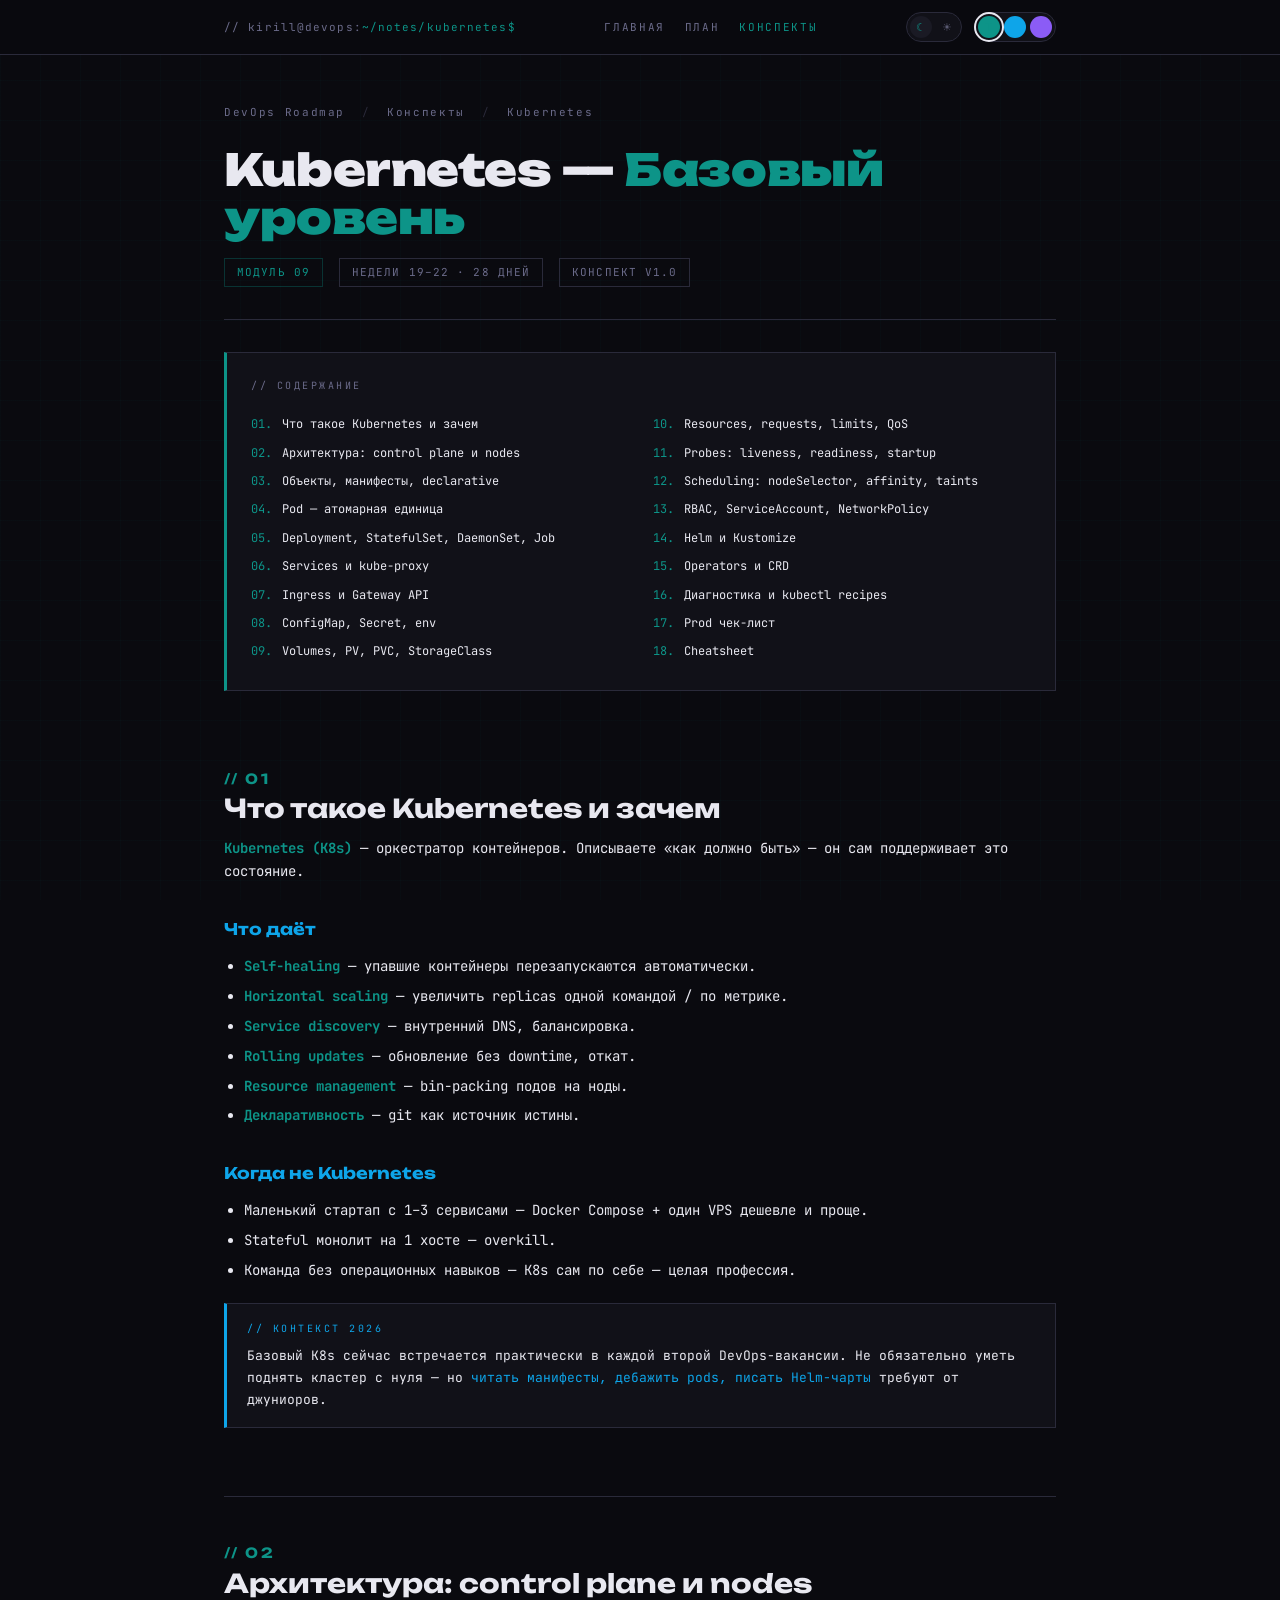
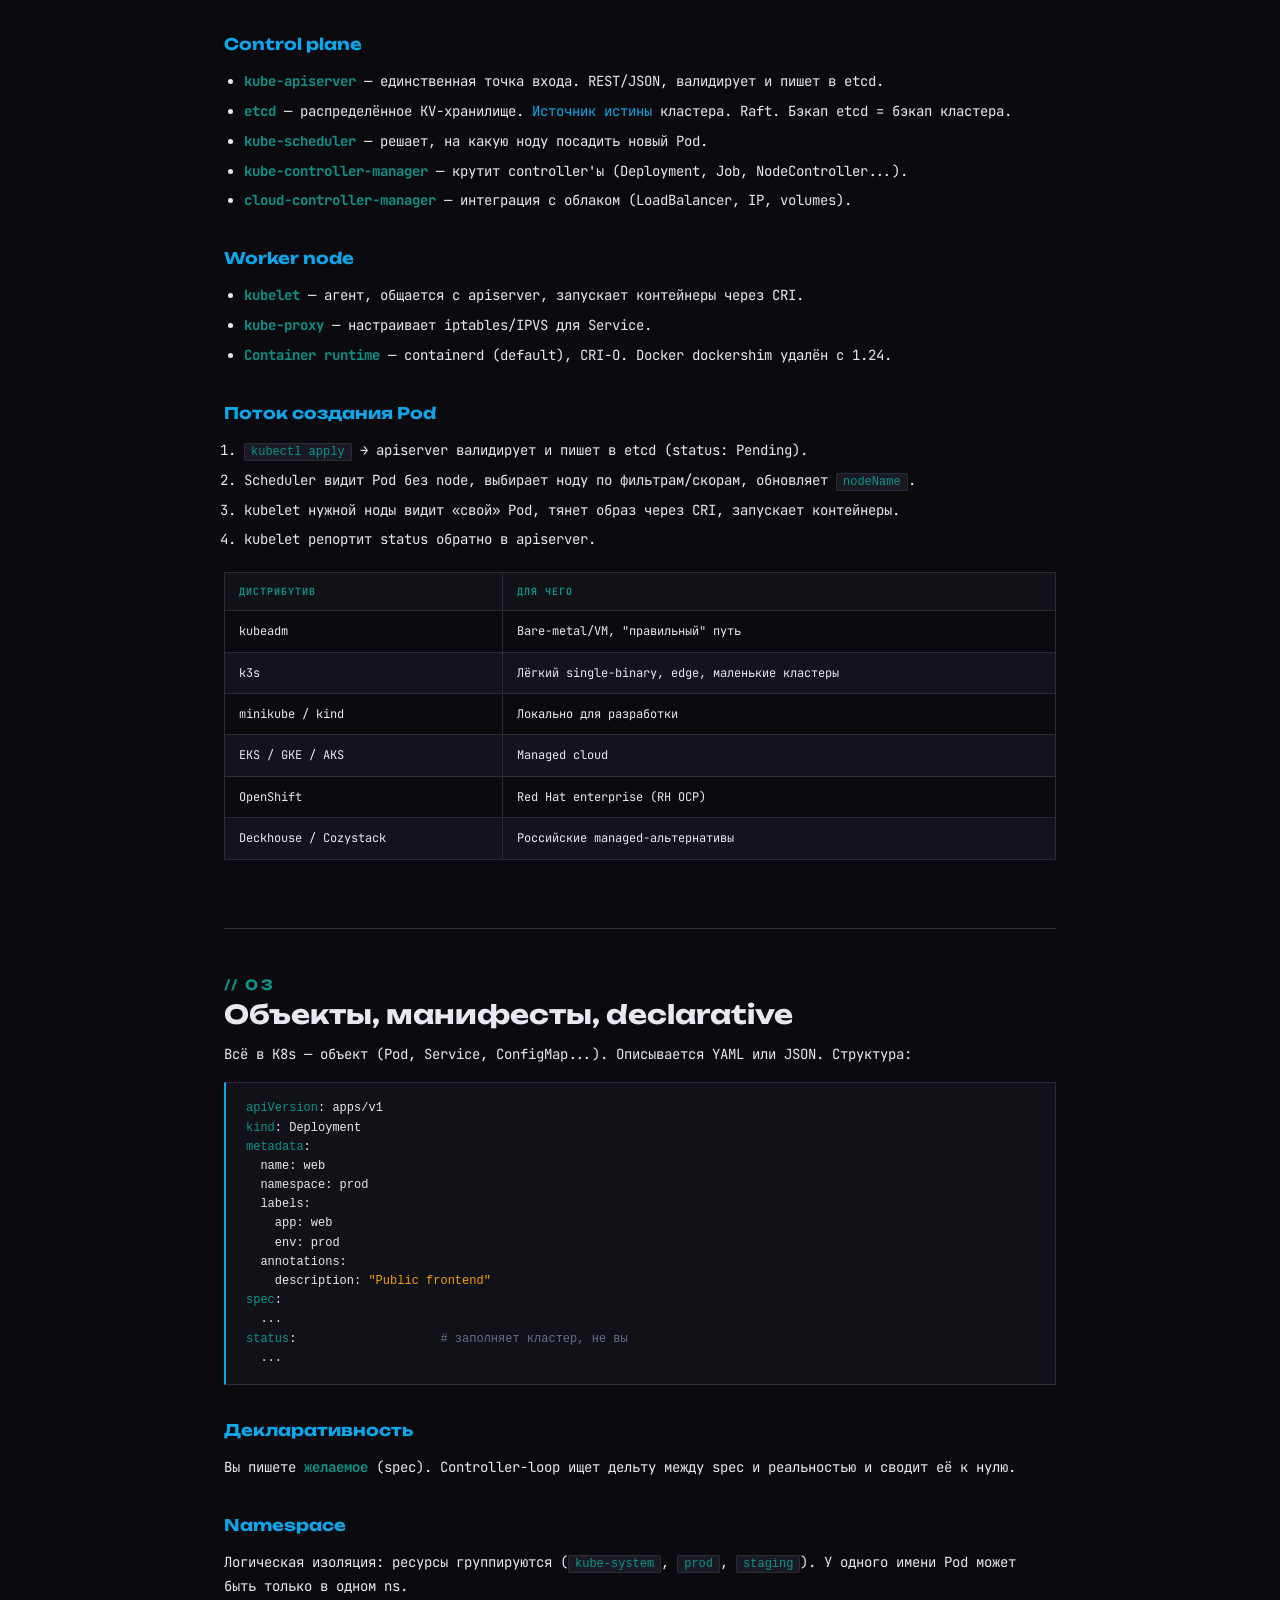
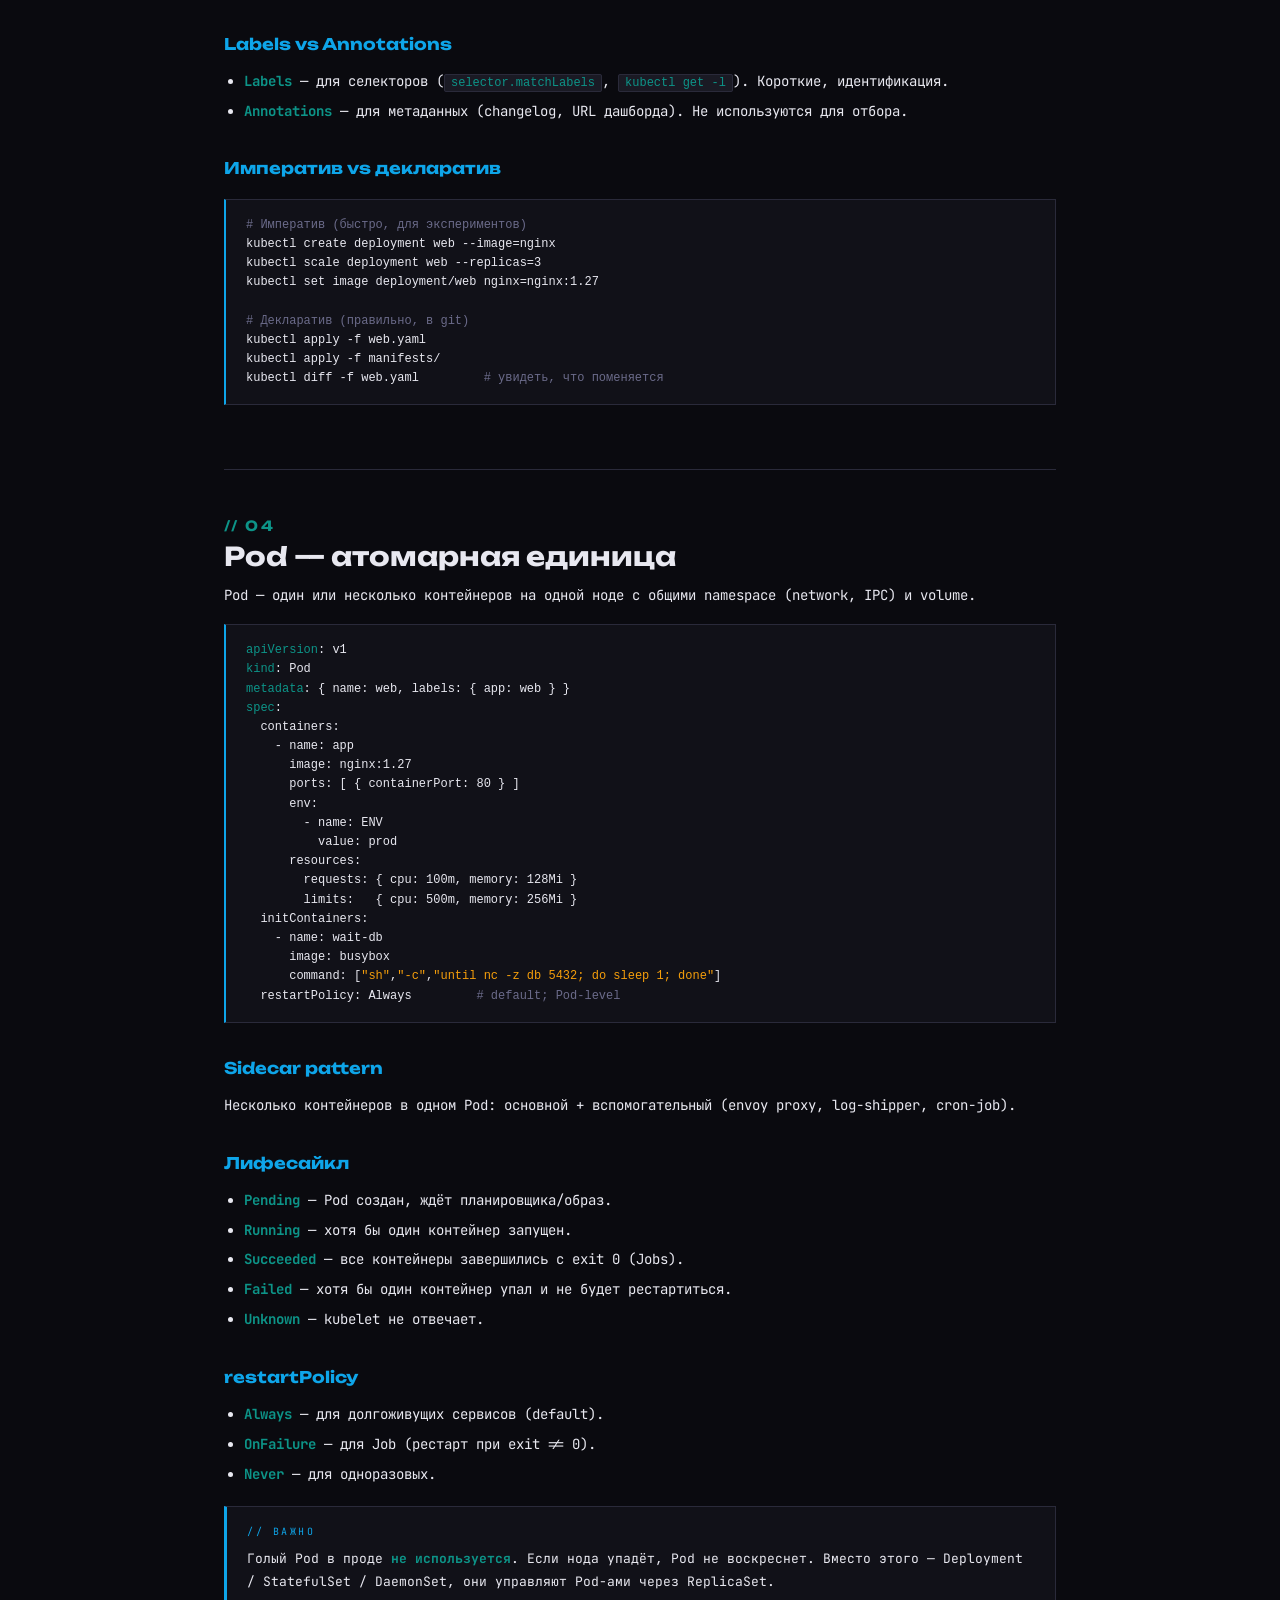
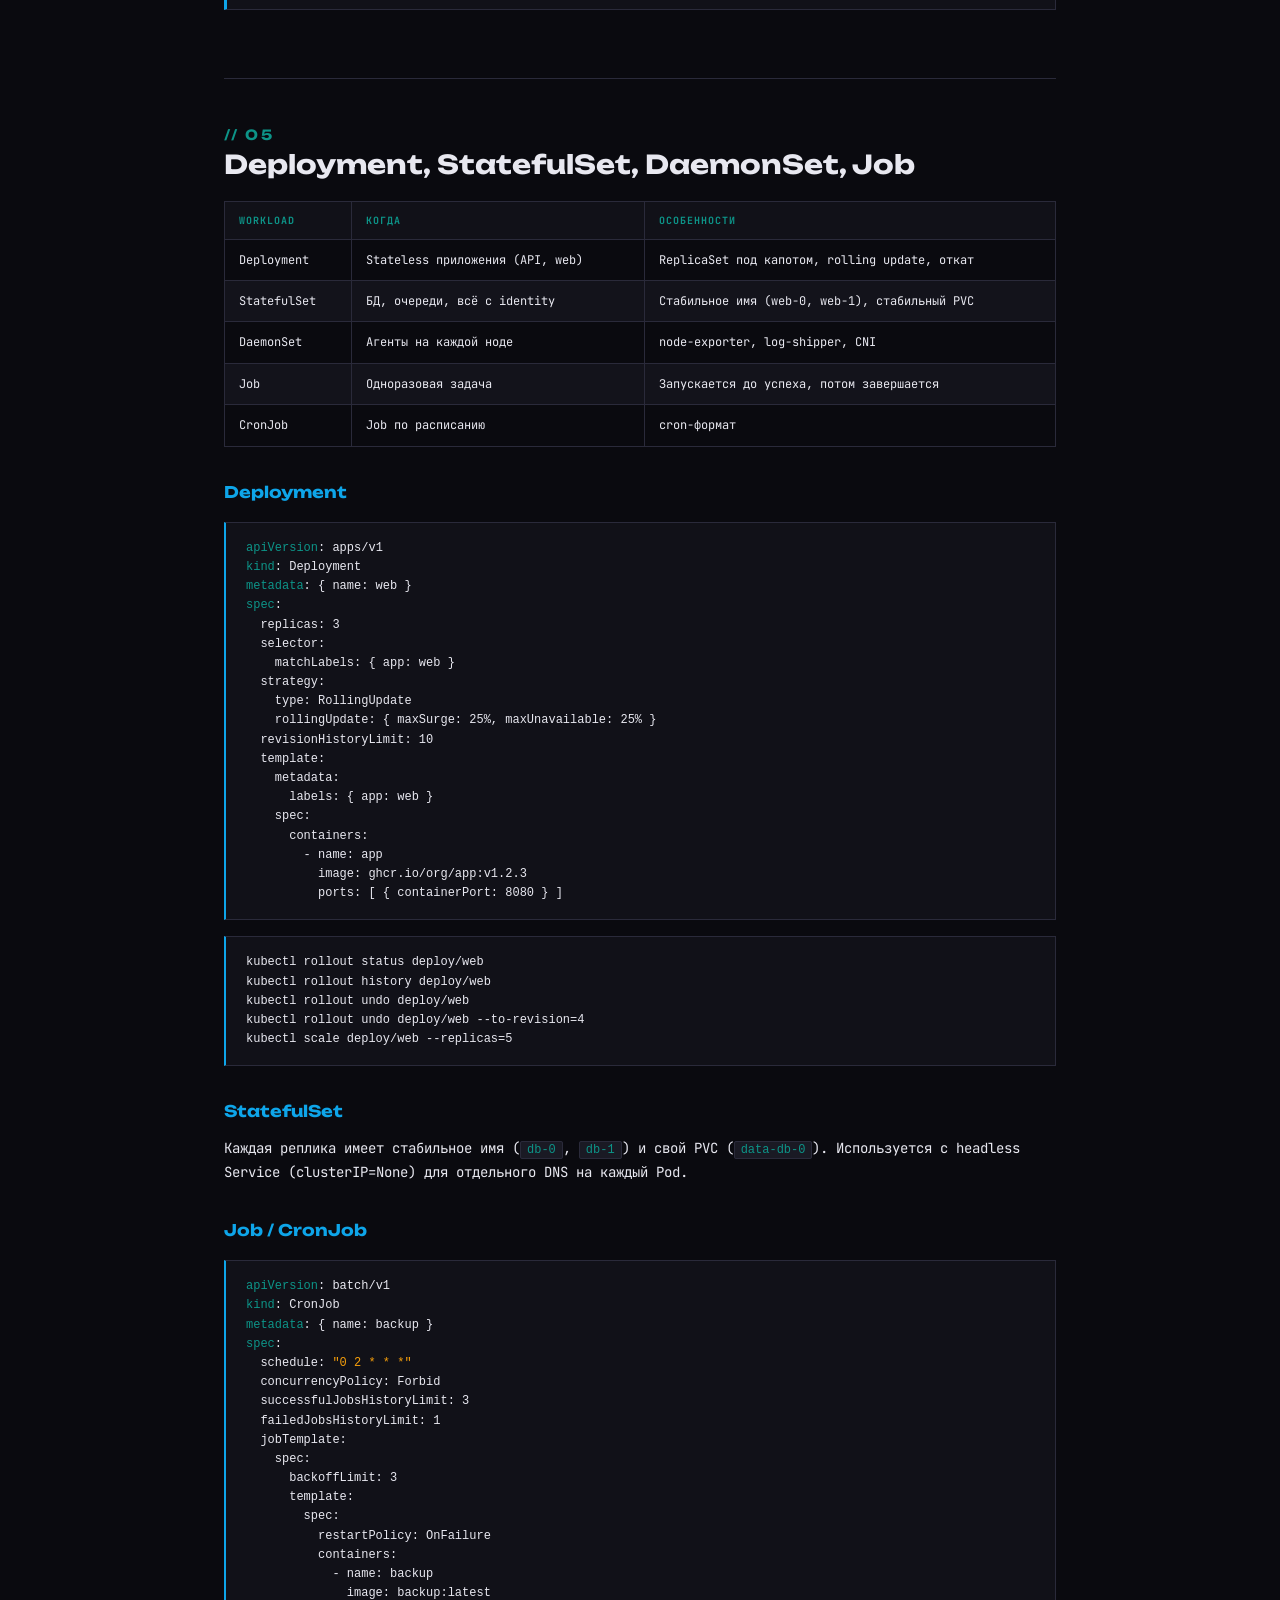
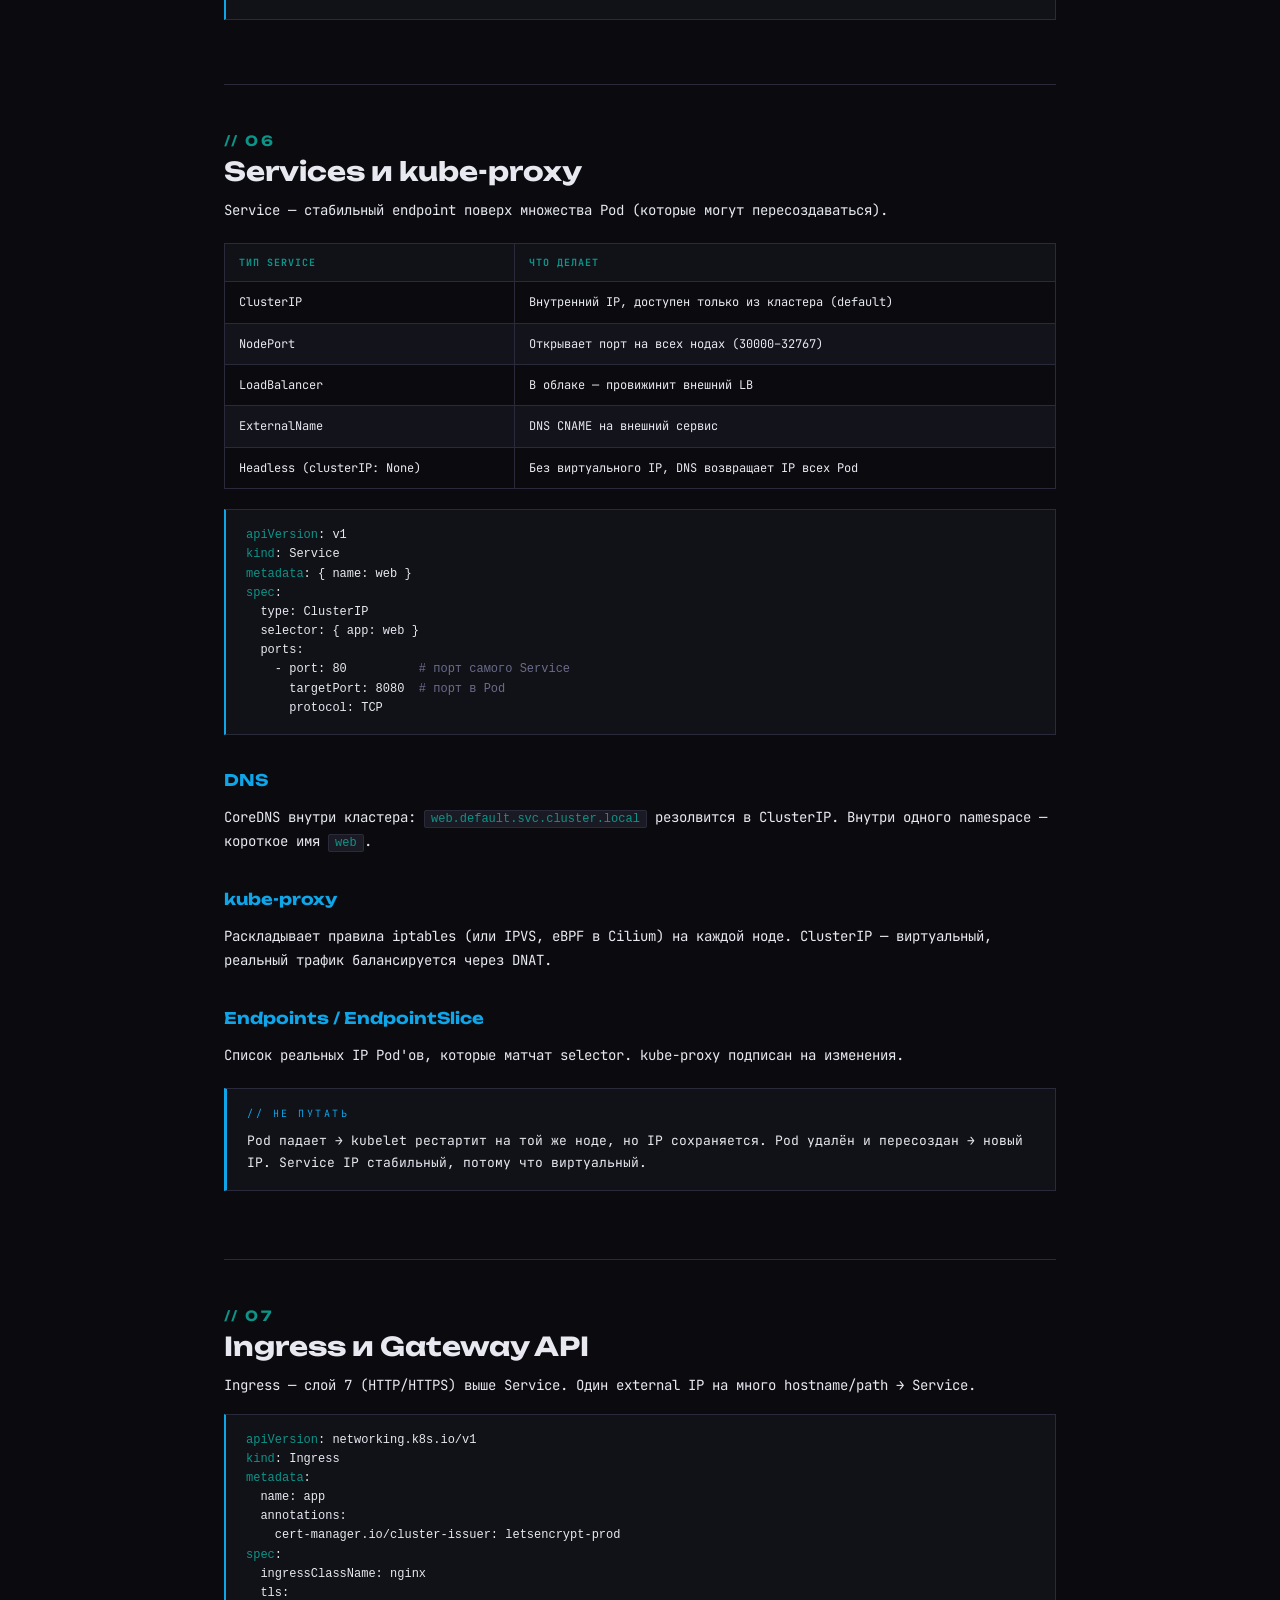
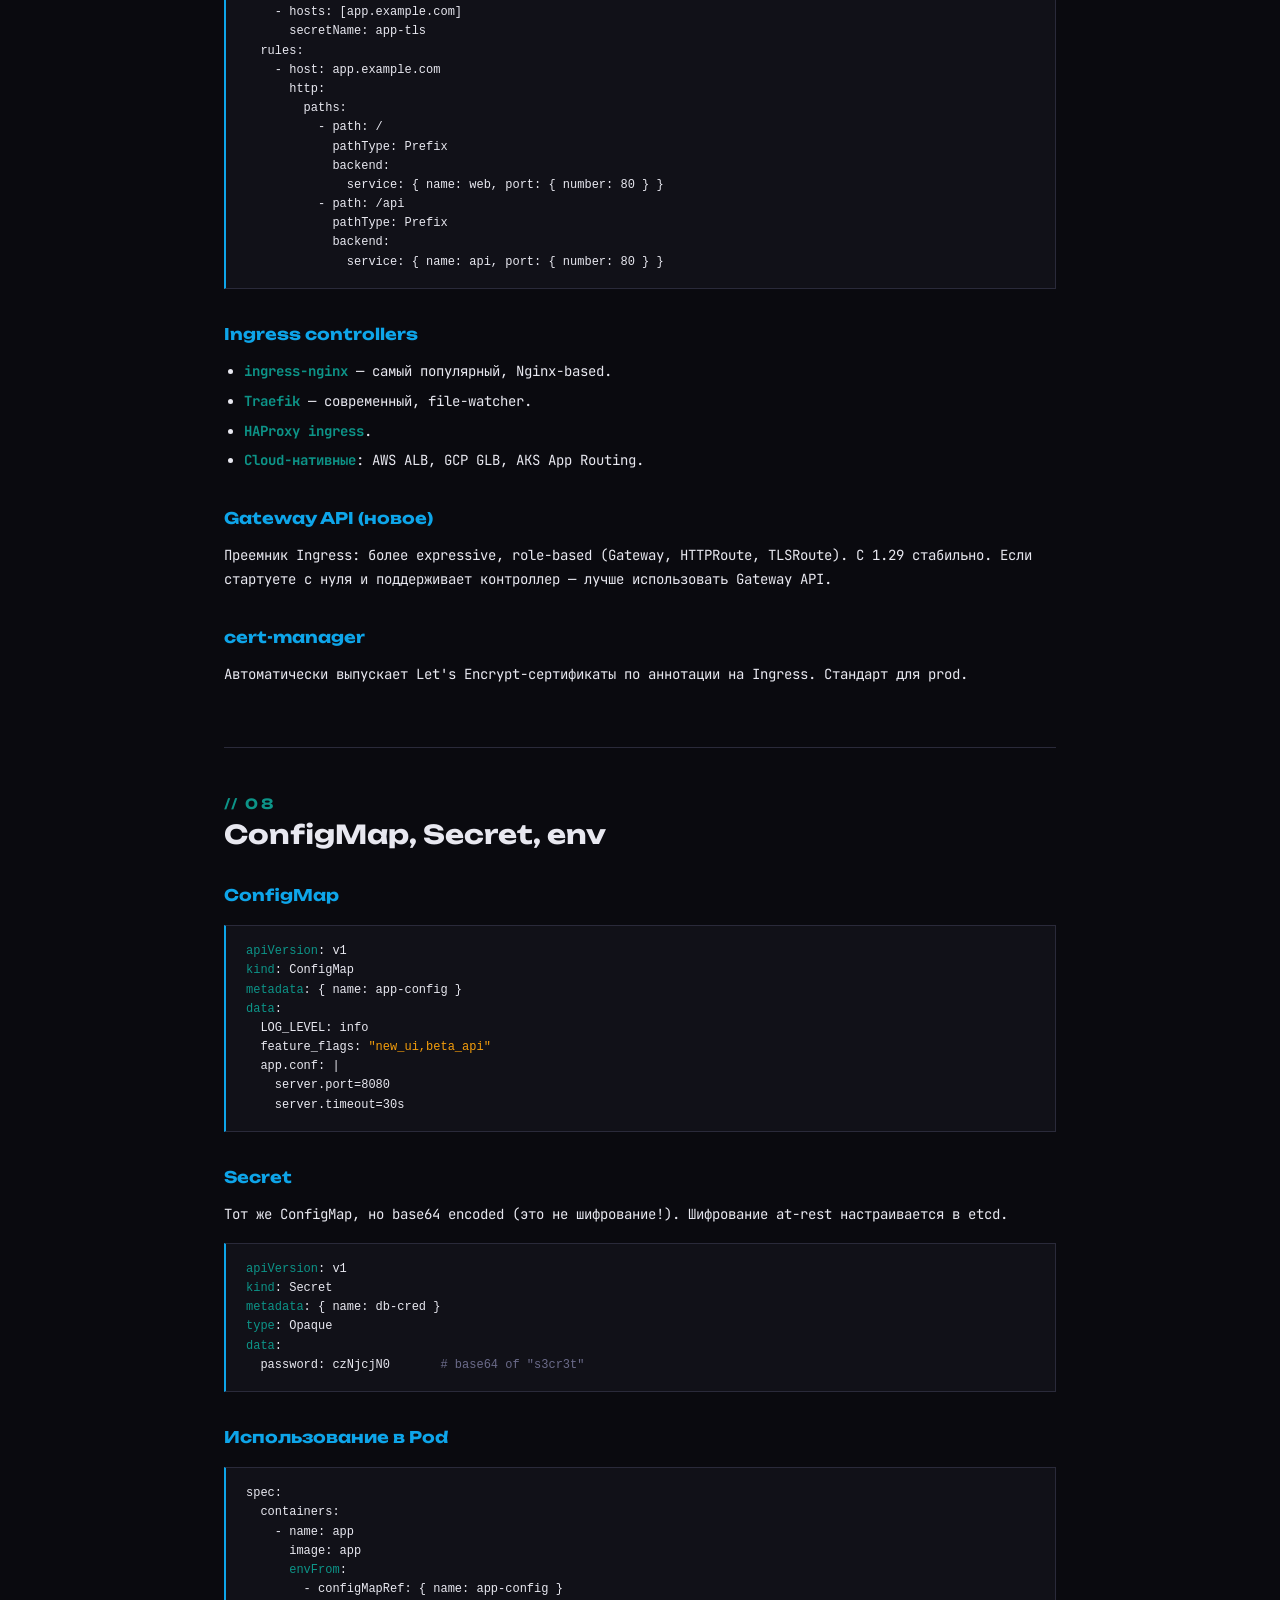
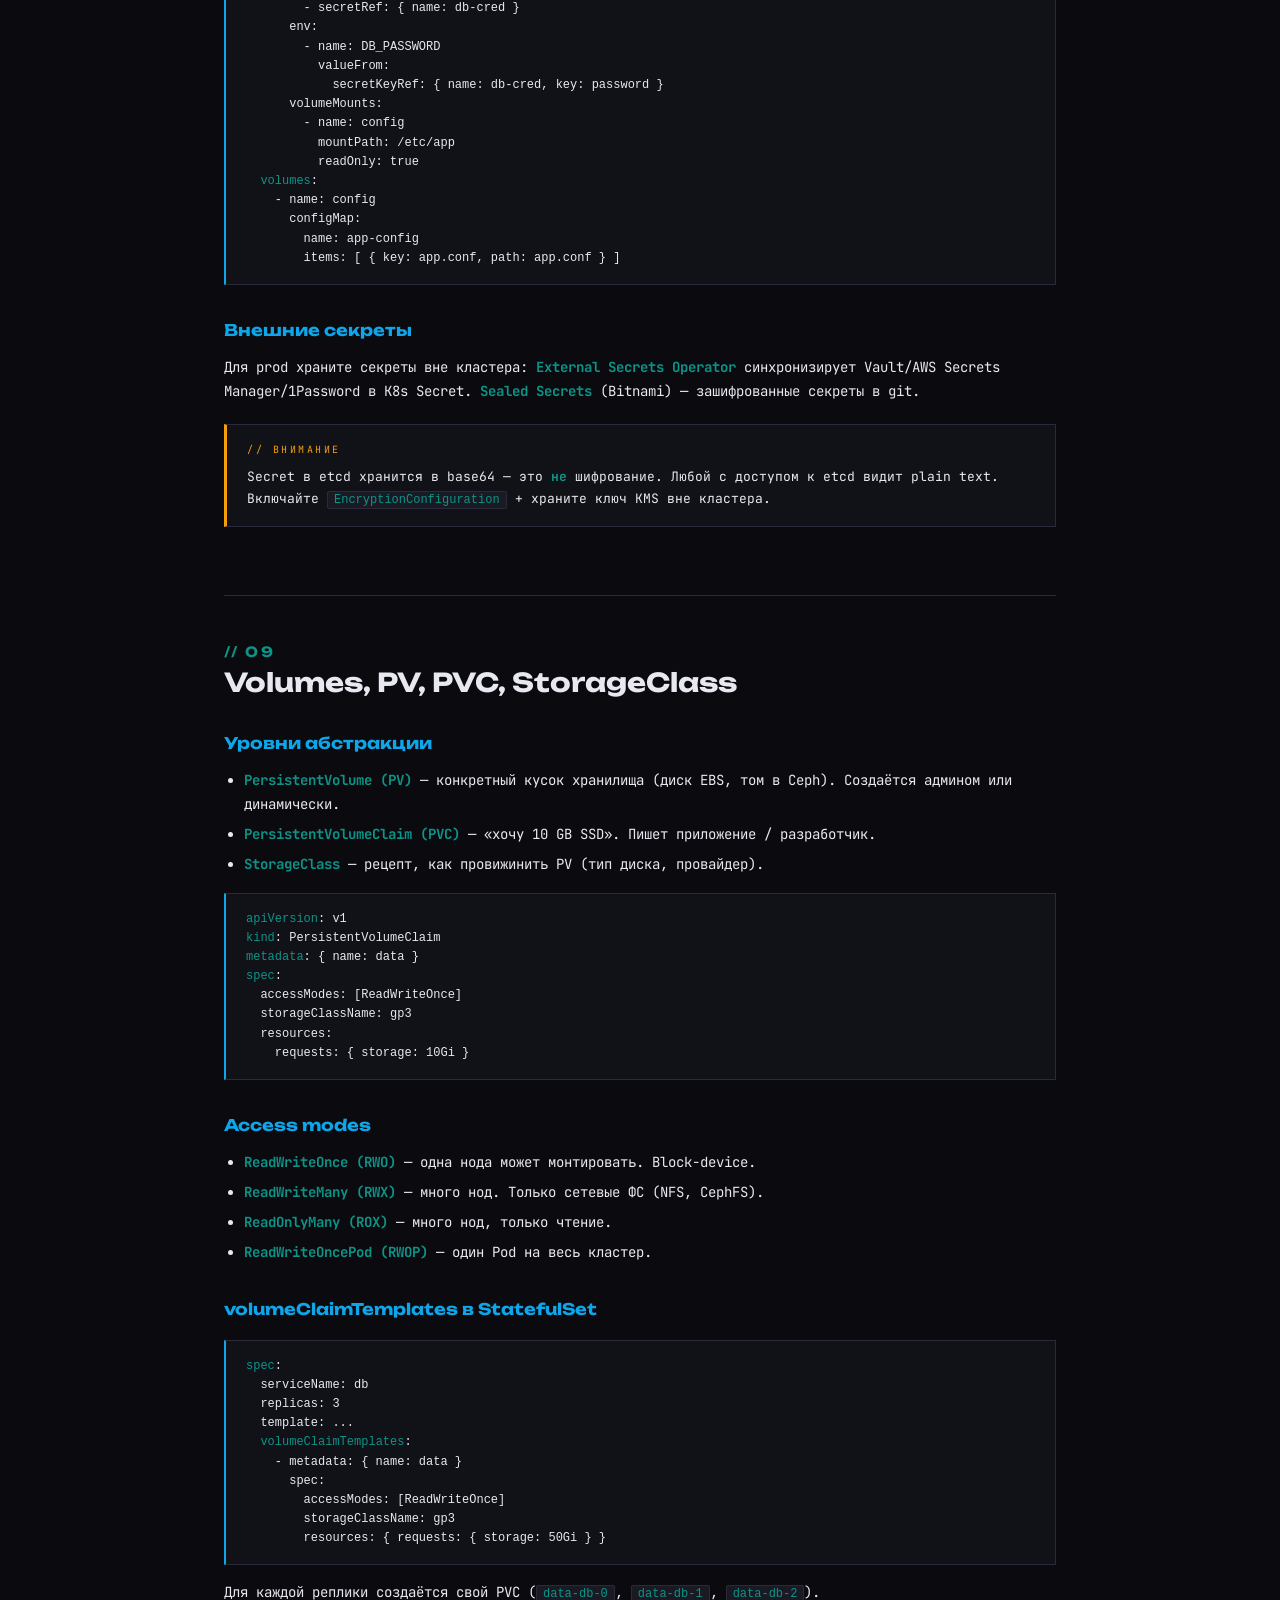
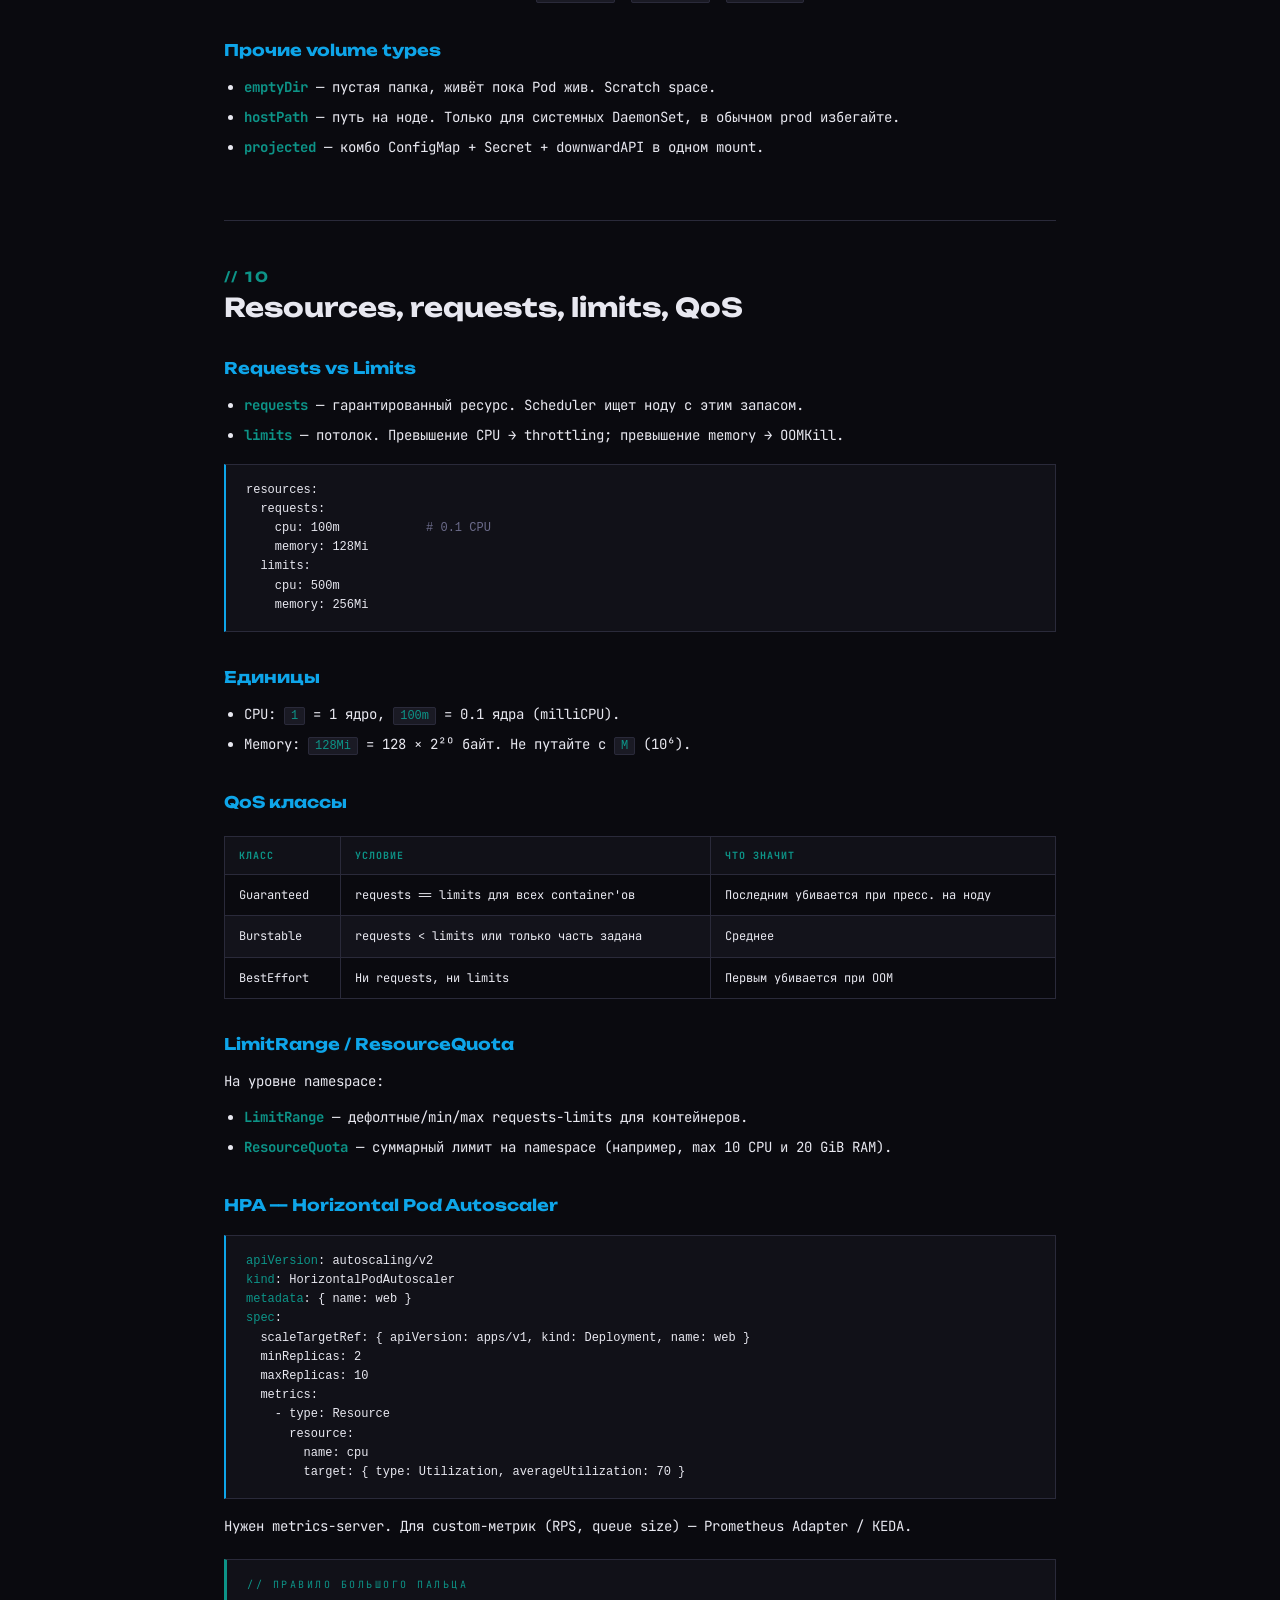
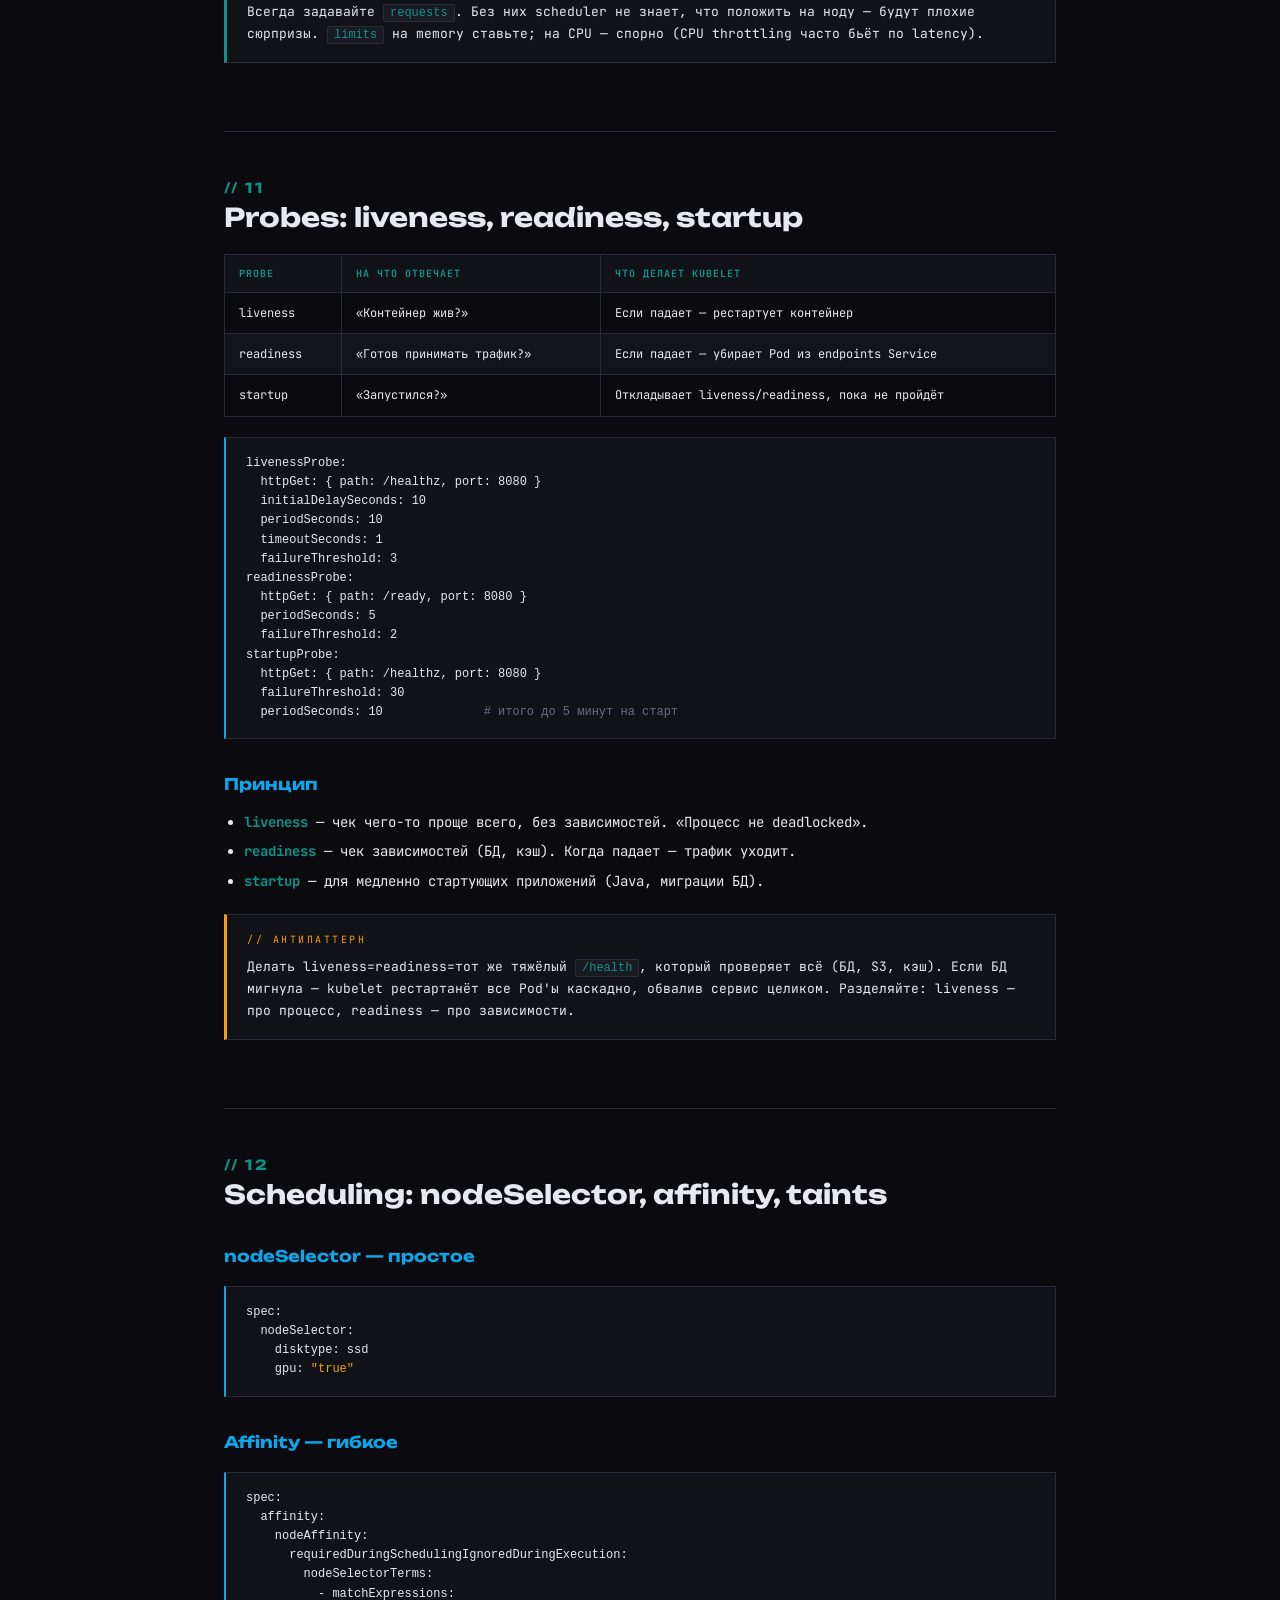
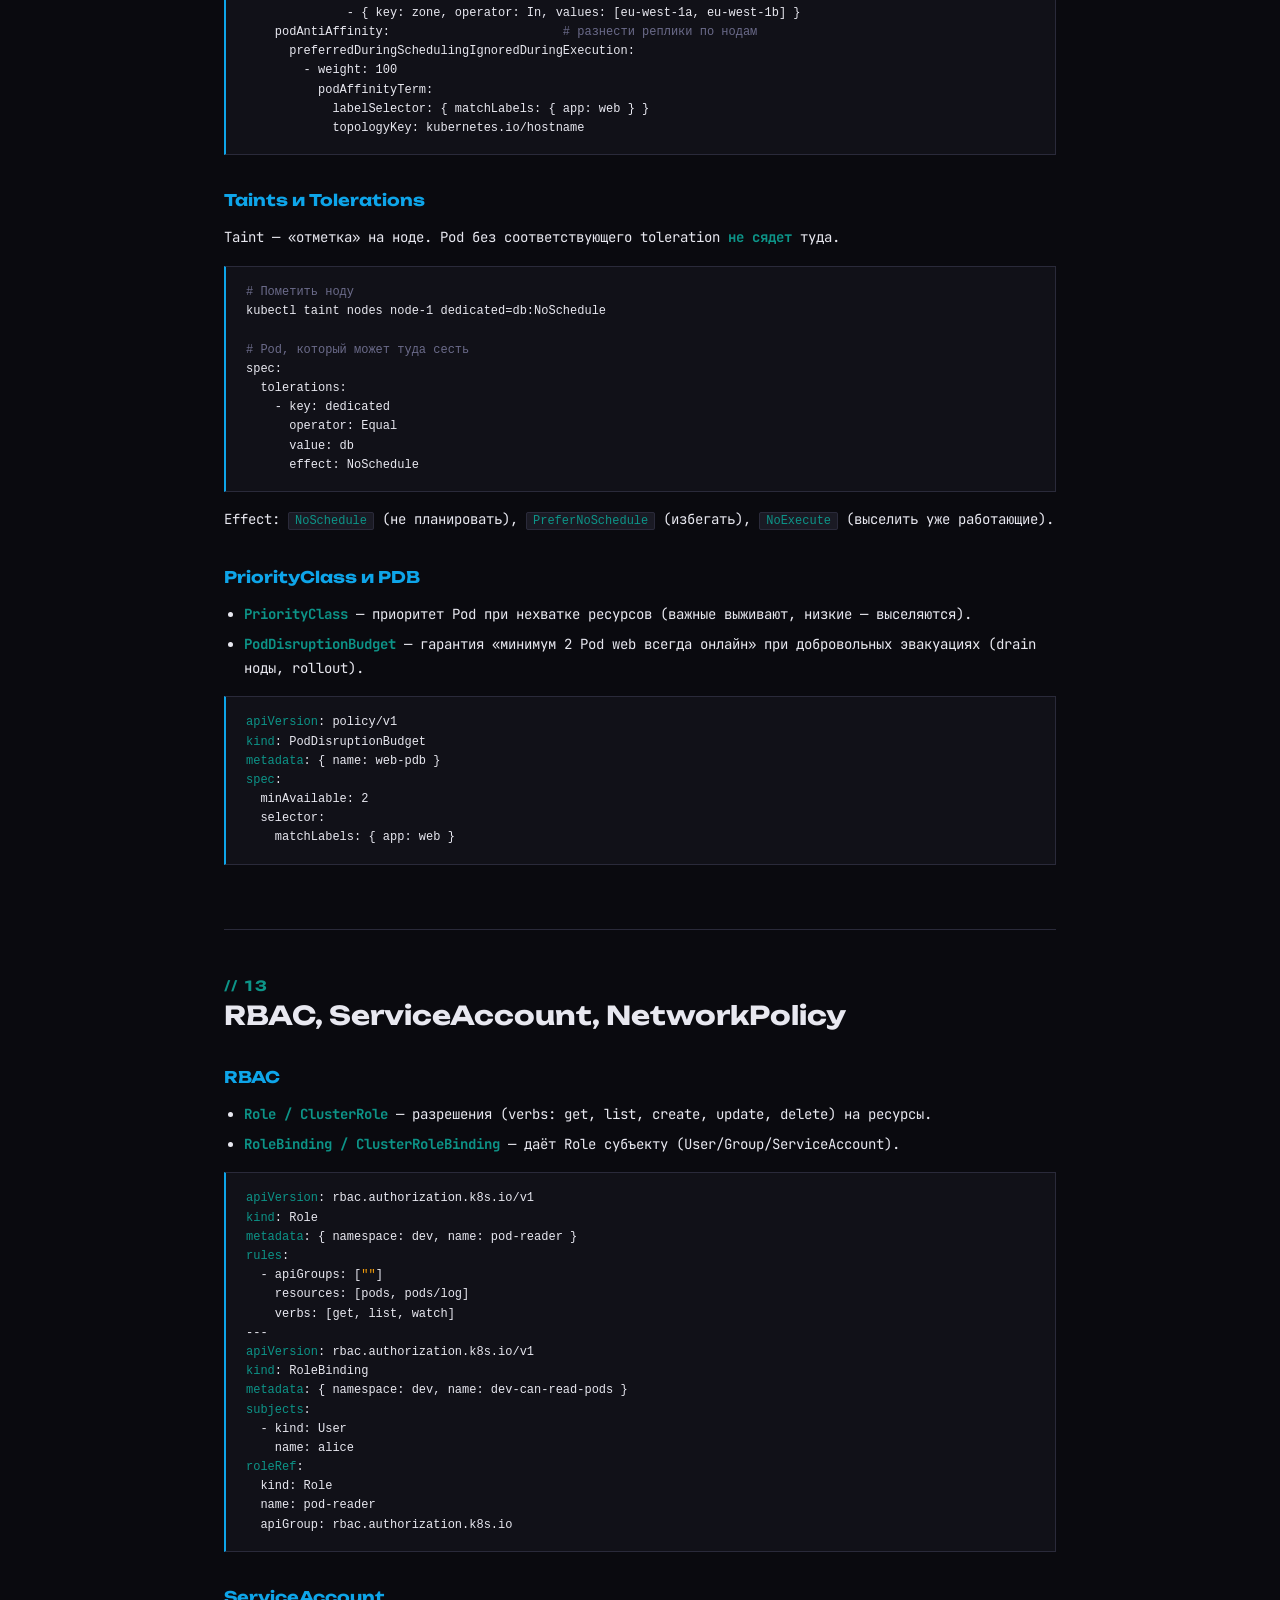
<file: notes/kubernetes.html>
<!DOCTYPE html>
<html lang="ru">
<head>
<meta charset="UTF-8">
<meta name="viewport" content="width=device-width, initial-scale=1.0">
<title>Конспект · Kubernetes — Базовый уровень</title>
<link href="https://fonts.googleapis.com/css2?family=JetBrains+Mono:wght@300;400;600;700&family=Unbounded:wght@300;400;700;900&display=swap" rel="stylesheet">
<link rel="stylesheet" href="../css/base.css">
<link rel="stylesheet" href="../css/notes.css">
<script>(function(){try{var t=localStorage.getItem('dr-theme');var p=localStorage.getItem('dr-palette');if(t)document.documentElement.setAttribute('data-theme',t);if(p)document.documentElement.setAttribute('data-palette',p);}catch(e){}})();</script>
<script defer src="../js/theme.js"></script>
</head>
<body>

<nav class="topnav">
  <div class="topnav-inner">
    <div class="topnav-brand">// kirill@devops:<span>~/notes/kubernetes$</span></div>
    <div class="topnav-links">
      <a href="../index.html">Главная</a>
      <a href="../index.html#plan">План</a>
      <a href="../index.html#notes" class="active">Конспекты</a>
    </div>
    <div class="theme-switch" data-theme-switch></div>
  </div>
</nav>

<div class="container">

  <div class="note-hero">
    <div class="breadcrumb">
      <a href="../index.html">DevOps Roadmap</a>
      <span class="breadcrumb-sep">/</span>
      <a href="../index.html#notes">Конспекты</a>
      <span class="breadcrumb-sep">/</span>
      Kubernetes
    </div>
    <h1>Kubernetes — <span>Базовый уровень</span></h1>
    <div class="note-hero-meta">
      <span class="tag-accent">МОДУЛЬ 09</span>
      <span>Недели 19–22 · 28 дней</span>
      <span>Конспект v1.0</span>
    </div>
  </div>

  <div class="toc">
    <div class="toc-label">// Содержание</div>
    <ol>
      <li><a href="#intro">Что такое Kubernetes и зачем</a></li>
      <li><a href="#arch">Архитектура: control plane и nodes</a></li>
      <li><a href="#objects">Объекты, манифесты, declarative</a></li>
      <li><a href="#pod">Pod — атомарная единица</a></li>
      <li><a href="#workloads">Deployment, StatefulSet, DaemonSet, Job</a></li>
      <li><a href="#services">Services и kube-proxy</a></li>
      <li><a href="#ingress">Ingress и Gateway API</a></li>
      <li><a href="#config">ConfigMap, Secret, env</a></li>
      <li><a href="#storage">Volumes, PV, PVC, StorageClass</a></li>
      <li><a href="#resources">Resources, requests, limits, QoS</a></li>
      <li><a href="#probes">Probes: liveness, readiness, startup</a></li>
      <li><a href="#sched">Scheduling: nodeSelector, affinity, taints</a></li>
      <li><a href="#rbac">RBAC, ServiceAccount, NetworkPolicy</a></li>
      <li><a href="#helm">Helm и Kustomize</a></li>
      <li><a href="#operators">Operators и CRD</a></li>
      <li><a href="#debug">Диагностика и kubectl recipes</a></li>
      <li><a href="#prod">Prod чек-лист</a></li>
      <li><a href="#cheatsheet">Cheatsheet</a></li>
    </ol>
  </div>

  <section class="note-section" id="intro">
    <h2><span class="num">// 01</span>Что такое Kubernetes и зачем</h2>
    <p><strong>Kubernetes (K8s)</strong> — оркестратор контейнеров. Описываете «как должно быть» — он сам поддерживает это состояние.</p>

    <h3>Что даёт</h3>
    <ul>
      <li><strong>Self-healing</strong> — упавшие контейнеры перезапускаются автоматически.</li>
      <li><strong>Horizontal scaling</strong> — увеличить replicas одной командой / по метрике.</li>
      <li><strong>Service discovery</strong> — внутренний DNS, балансировка.</li>
      <li><strong>Rolling updates</strong> — обновление без downtime, откат.</li>
      <li><strong>Resource management</strong> — bin-packing подов на ноды.</li>
      <li><strong>Декларативность</strong> — git как источник истины.</li>
    </ul>

    <h3>Когда не Kubernetes</h3>
    <ul>
      <li>Маленький стартап с 1–3 сервисами — Docker Compose + один VPS дешевле и проще.</li>
      <li>Stateful монолит на 1 хосте — overkill.</li>
      <li>Команда без операционных навыков — K8s сам по себе — целая профессия.</li>
    </ul>

    <div class="callout info">
      <div class="callout-label">// Контекст 2026</div>
      Базовый K8s сейчас встречается практически в каждой второй DevOps-вакансии. Не обязательно уметь поднять кластер с нуля — но <em>читать манифесты, дебажить pods, писать Helm-чарты</em> требуют от джуниоров.
    </div>
  </section>

  <section class="note-section" id="arch">
    <h2><span class="num">// 02</span>Архитектура: control plane и nodes</h2>

    <h3>Control plane</h3>
    <ul>
      <li><strong>kube-apiserver</strong> — единственная точка входа. REST/JSON, валидирует и пишет в etcd.</li>
      <li><strong>etcd</strong> — распределённое KV-хранилище. <em>Источник истины</em> кластера. Raft. Бэкап etcd = бэкап кластера.</li>
      <li><strong>kube-scheduler</strong> — решает, на какую ноду посадить новый Pod.</li>
      <li><strong>kube-controller-manager</strong> — крутит controller'ы (Deployment, Job, NodeController...).</li>
      <li><strong>cloud-controller-manager</strong> — интеграция с облаком (LoadBalancer, IP, volumes).</li>
    </ul>

    <h3>Worker node</h3>
    <ul>
      <li><strong>kubelet</strong> — агент, общается с apiserver, запускает контейнеры через CRI.</li>
      <li><strong>kube-proxy</strong> — настраивает iptables/IPVS для Service.</li>
      <li><strong>Container runtime</strong> — containerd (default), CRI-O. Docker dockershim удалён с 1.24.</li>
    </ul>

    <h3>Поток создания Pod</h3>
    <ol>
      <li><code>kubectl apply</code> → apiserver валидирует и пишет в etcd (status: Pending).</li>
      <li>Scheduler видит Pod без node, выбирает ноду по фильтрам/скорам, обновляет <code>nodeName</code>.</li>
      <li>kubelet нужной ноды видит «свой» Pod, тянет образ через CRI, запускает контейнеры.</li>
      <li>kubelet репортит status обратно в apiserver.</li>
    </ol>

    <table class="compare">
      <thead><tr><th>Дистрибутив</th><th>Для чего</th></tr></thead>
      <tbody>
        <tr><td>kubeadm</td><td>Bare-metal/VM, "правильный" путь</td></tr>
        <tr><td>k3s</td><td>Лёгкий single-binary, edge, маленькие кластеры</td></tr>
        <tr><td>minikube / kind</td><td>Локально для разработки</td></tr>
        <tr><td>EKS / GKE / AKS</td><td>Managed cloud</td></tr>
        <tr><td>OpenShift</td><td>Red Hat enterprise (RH OCP)</td></tr>
        <tr><td>Deckhouse / Cozystack</td><td>Российские managed-альтернативы</td></tr>
      </tbody>
    </table>
  </section>

  <section class="note-section" id="objects">
    <h2><span class="num">// 03</span>Объекты, манифесты, declarative</h2>
    <p>Всё в K8s — объект (Pod, Service, ConfigMap...). Описывается YAML или JSON. Структура:</p>

<pre><code><span class="kw">apiVersion</span>: apps/v1
<span class="kw">kind</span>: Deployment
<span class="kw">metadata</span>:
  name: web
  namespace: prod
  labels:
    app: web
    env: prod
  annotations:
    description: <span class="str">"Public frontend"</span>
<span class="kw">spec</span>:
  ...
<span class="kw">status</span>:                    <span class="cmt"># заполняет кластер, не вы</span>
  ...
</code></pre>

    <h3>Декларативность</h3>
    <p>Вы пишете <strong>желаемое</strong> (spec). Controller-loop ищет дельту между spec и реальностью и сводит её к нулю.</p>

    <h3>Namespace</h3>
    <p>Логическая изоляция: ресурсы группируются (<code>kube-system</code>, <code>prod</code>, <code>staging</code>). У одного имени Pod может быть только в одном ns.</p>

    <h3>Labels vs Annotations</h3>
    <ul>
      <li><strong>Labels</strong> — для селекторов (<code>selector.matchLabels</code>, <code>kubectl get -l</code>). Короткие, идентификация.</li>
      <li><strong>Annotations</strong> — для метаданных (changelog, URL дашборда). Не используются для отбора.</li>
    </ul>

    <h3>Императив vs декларатив</h3>
<pre><code><span class="cmt"># Императив (быстро, для экспериментов)</span>
kubectl create deployment web --image=nginx
kubectl scale deployment web --replicas=3
kubectl set image deployment/web nginx=nginx:1.27

<span class="cmt"># Декларатив (правильно, в git)</span>
kubectl apply -f web.yaml
kubectl apply -f manifests/
kubectl diff -f web.yaml         <span class="cmt"># увидеть, что поменяется</span>
</code></pre>
  </section>

  <section class="note-section" id="pod">
    <h2><span class="num">// 04</span>Pod — атомарная единица</h2>
    <p>Pod — один или несколько контейнеров на одной ноде с общими namespace (network, IPC) и volume.</p>

<pre><code><span class="kw">apiVersion</span>: v1
<span class="kw">kind</span>: Pod
<span class="kw">metadata</span>: { name: web, labels: { app: web } }
<span class="kw">spec</span>:
  containers:
    - name: app
      image: nginx:1.27
      ports: [ { containerPort: 80 } ]
      env:
        - name: ENV
          value: prod
      resources:
        requests: { cpu: 100m, memory: 128Mi }
        limits:   { cpu: 500m, memory: 256Mi }
  initContainers:
    - name: wait-db
      image: busybox
      command: [<span class="str">"sh"</span>,<span class="str">"-c"</span>,<span class="str">"until nc -z db 5432; do sleep 1; done"</span>]
  restartPolicy: Always         <span class="cmt"># default; Pod-level</span>
</code></pre>

    <h3>Sidecar pattern</h3>
    <p>Несколько контейнеров в одном Pod: основной + вспомогательный (envoy proxy, log-shipper, cron-job).</p>

    <h3>Лифесайкл</h3>
    <ul>
      <li><strong>Pending</strong> — Pod создан, ждёт планировщика/образ.</li>
      <li><strong>Running</strong> — хотя бы один контейнер запущен.</li>
      <li><strong>Succeeded</strong> — все контейнеры завершились с exit 0 (Jobs).</li>
      <li><strong>Failed</strong> — хотя бы один контейнер упал и не будет рестартиться.</li>
      <li><strong>Unknown</strong> — kubelet не отвечает.</li>
    </ul>

    <h3>restartPolicy</h3>
    <ul>
      <li><strong>Always</strong> — для долгоживущих сервисов (default).</li>
      <li><strong>OnFailure</strong> — для Job (рестарт при exit != 0).</li>
      <li><strong>Never</strong> — для одноразовых.</li>
    </ul>

    <div class="callout info">
      <div class="callout-label">// Важно</div>
      Голый Pod в проде <strong>не используется</strong>. Если нода упадёт, Pod не воскреснет. Вместо этого — Deployment / StatefulSet / DaemonSet, они управляют Pod-ами через ReplicaSet.
    </div>
  </section>

  <section class="note-section" id="workloads">
    <h2><span class="num">// 05</span>Deployment, StatefulSet, DaemonSet, Job</h2>

    <table class="compare">
      <thead><tr><th>Workload</th><th>Когда</th><th>Особенности</th></tr></thead>
      <tbody>
        <tr><td>Deployment</td><td>Stateless приложения (API, web)</td><td>ReplicaSet под капотом, rolling update, откат</td></tr>
        <tr><td>StatefulSet</td><td>БД, очереди, всё с identity</td><td>Стабильное имя (web-0, web-1), стабильный PVC</td></tr>
        <tr><td>DaemonSet</td><td>Агенты на каждой ноде</td><td>node-exporter, log-shipper, CNI</td></tr>
        <tr><td>Job</td><td>Одноразовая задача</td><td>Запускается до успеха, потом завершается</td></tr>
        <tr><td>CronJob</td><td>Job по расписанию</td><td>cron-формат</td></tr>
      </tbody>
    </table>

    <h3>Deployment</h3>
<pre><code><span class="kw">apiVersion</span>: apps/v1
<span class="kw">kind</span>: Deployment
<span class="kw">metadata</span>: { name: web }
<span class="kw">spec</span>:
  replicas: 3
  selector:
    matchLabels: { app: web }
  strategy:
    type: RollingUpdate
    rollingUpdate: { maxSurge: 25%, maxUnavailable: 25% }
  revisionHistoryLimit: 10
  template:
    metadata:
      labels: { app: web }
    spec:
      containers:
        - name: app
          image: ghcr.io/org/app:v1.2.3
          ports: [ { containerPort: 8080 } ]
</code></pre>

<pre><code>kubectl rollout status deploy/web
kubectl rollout history deploy/web
kubectl rollout undo deploy/web
kubectl rollout undo deploy/web --to-revision=4
kubectl scale deploy/web --replicas=5
</code></pre>

    <h3>StatefulSet</h3>
    <p>Каждая реплика имеет стабильное имя (<code>db-0</code>, <code>db-1</code>) и свой PVC (<code>data-db-0</code>). Используется с headless Service (clusterIP=None) для отдельного DNS на каждый Pod.</p>

    <h3>Job / CronJob</h3>
<pre><code><span class="kw">apiVersion</span>: batch/v1
<span class="kw">kind</span>: CronJob
<span class="kw">metadata</span>: { name: backup }
<span class="kw">spec</span>:
  schedule: <span class="str">"0 2 * * *"</span>
  concurrencyPolicy: Forbid
  successfulJobsHistoryLimit: 3
  failedJobsHistoryLimit: 1
  jobTemplate:
    spec:
      backoffLimit: 3
      template:
        spec:
          restartPolicy: OnFailure
          containers:
            - name: backup
              image: backup:latest
</code></pre>
  </section>

  <section class="note-section" id="services">
    <h2><span class="num">// 06</span>Services и kube-proxy</h2>
    <p>Service — стабильный endpoint поверх множества Pod (которые могут пересоздаваться).</p>

    <table class="compare">
      <thead><tr><th>Тип Service</th><th>Что делает</th></tr></thead>
      <tbody>
        <tr><td>ClusterIP</td><td>Внутренний IP, доступен только из кластера (default)</td></tr>
        <tr><td>NodePort</td><td>Открывает порт на всех нодах (30000–32767)</td></tr>
        <tr><td>LoadBalancer</td><td>В облаке — провижинит внешний LB</td></tr>
        <tr><td>ExternalName</td><td>DNS CNAME на внешний сервис</td></tr>
        <tr><td>Headless (clusterIP: None)</td><td>Без виртуального IP, DNS возвращает IP всех Pod</td></tr>
      </tbody>
    </table>

<pre><code><span class="kw">apiVersion</span>: v1
<span class="kw">kind</span>: Service
<span class="kw">metadata</span>: { name: web }
<span class="kw">spec</span>:
  type: ClusterIP
  selector: { app: web }
  ports:
    - port: 80          <span class="cmt"># порт самого Service</span>
      targetPort: 8080  <span class="cmt"># порт в Pod</span>
      protocol: TCP
</code></pre>

    <h3>DNS</h3>
    <p>CoreDNS внутри кластера: <code>web.default.svc.cluster.local</code> резолвится в ClusterIP. Внутри одного namespace — короткое имя <code>web</code>.</p>

    <h3>kube-proxy</h3>
    <p>Раскладывает правила iptables (или IPVS, eBPF в Cilium) на каждой ноде. ClusterIP — виртуальный, реальный трафик балансируется через DNAT.</p>

    <h3>Endpoints / EndpointSlice</h3>
    <p>Список реальных IP Pod'ов, которые матчат selector. kube-proxy подписан на изменения.</p>

    <div class="callout info">
      <div class="callout-label">// Не путать</div>
      Pod падает → kubelet рестартит на той же ноде, но IP сохраняется. Pod удалён и пересоздан → новый IP. Service IP стабильный, потому что виртуальный.
    </div>
  </section>

  <section class="note-section" id="ingress">
    <h2><span class="num">// 07</span>Ingress и Gateway API</h2>
    <p>Ingress — слой 7 (HTTP/HTTPS) выше Service. Один external IP на много hostname/path → Service.</p>

<pre><code><span class="kw">apiVersion</span>: networking.k8s.io/v1
<span class="kw">kind</span>: Ingress
<span class="kw">metadata</span>:
  name: app
  annotations:
    cert-manager.io/cluster-issuer: letsencrypt-prod
<span class="kw">spec</span>:
  ingressClassName: nginx
  tls:
    - hosts: [app.example.com]
      secretName: app-tls
  rules:
    - host: app.example.com
      http:
        paths:
          - path: /
            pathType: Prefix
            backend:
              service: { name: web, port: { number: 80 } }
          - path: /api
            pathType: Prefix
            backend:
              service: { name: api, port: { number: 80 } }
</code></pre>

    <h3>Ingress controllers</h3>
    <ul>
      <li><strong>ingress-nginx</strong> — самый популярный, Nginx-based.</li>
      <li><strong>Traefik</strong> — современный, file-watcher.</li>
      <li><strong>HAProxy ingress</strong>.</li>
      <li><strong>Cloud-нативные</strong>: AWS ALB, GCP GLB, AKS App Routing.</li>
    </ul>

    <h3>Gateway API (новое)</h3>
    <p>Преемник Ingress: более expressive, role-based (Gateway, HTTPRoute, TLSRoute). С 1.29 стабильно. Если стартуете с нуля и поддерживает контроллер — лучше использовать Gateway API.</p>

    <h3>cert-manager</h3>
    <p>Автоматически выпускает Let's Encrypt-сертификаты по аннотации на Ingress. Стандарт для prod.</p>
  </section>

  <section class="note-section" id="config">
    <h2><span class="num">// 08</span>ConfigMap, Secret, env</h2>

    <h3>ConfigMap</h3>
<pre><code><span class="kw">apiVersion</span>: v1
<span class="kw">kind</span>: ConfigMap
<span class="kw">metadata</span>: { name: app-config }
<span class="kw">data</span>:
  LOG_LEVEL: info
  feature_flags: <span class="str">"new_ui,beta_api"</span>
  app.conf: |
    server.port=8080
    server.timeout=30s
</code></pre>

    <h3>Secret</h3>
    <p>Тот же ConfigMap, но base64 encoded (это не шифрование!). Шифрование at-rest настраивается в etcd.</p>

<pre><code><span class="kw">apiVersion</span>: v1
<span class="kw">kind</span>: Secret
<span class="kw">metadata</span>: { name: db-cred }
<span class="kw">type</span>: Opaque
<span class="kw">data</span>:
  password: czNjcjN0       <span class="cmt"># base64 of "s3cr3t"</span>
</code></pre>

    <h3>Использование в Pod</h3>
<pre><code>spec:
  containers:
    - name: app
      image: app
      <span class="kw">envFrom</span>:
        - configMapRef: { name: app-config }
        - secretRef: { name: db-cred }
      env:
        - name: DB_PASSWORD
          valueFrom:
            secretKeyRef: { name: db-cred, key: password }
      volumeMounts:
        - name: config
          mountPath: /etc/app
          readOnly: true
  <span class="kw">volumes</span>:
    - name: config
      configMap:
        name: app-config
        items: [ { key: app.conf, path: app.conf } ]
</code></pre>

    <h3>Внешние секреты</h3>
    <p>Для prod храните секреты вне кластера: <strong>External Secrets Operator</strong> синхронизирует Vault/AWS Secrets Manager/1Password в K8s Secret. <strong>Sealed Secrets</strong> (Bitnami) — зашифрованные секреты в git.</p>

    <div class="callout">
      <div class="callout-label">// Внимание</div>
      Secret в etcd хранится в base64 — это <strong>не</strong> шифрование. Любой с доступом к etcd видит plain text. Включайте <code>EncryptionConfiguration</code> + храните ключ KMS вне кластера.
    </div>
  </section>

  <section class="note-section" id="storage">
    <h2><span class="num">// 09</span>Volumes, PV, PVC, StorageClass</h2>

    <h3>Уровни абстракции</h3>
    <ul>
      <li><strong>PersistentVolume (PV)</strong> — конкретный кусок хранилища (диск EBS, том в Ceph). Создаётся админом или динамически.</li>
      <li><strong>PersistentVolumeClaim (PVC)</strong> — «хочу 10 GB SSD». Пишет приложение / разработчик.</li>
      <li><strong>StorageClass</strong> — рецепт, как провижинить PV (тип диска, провайдер).</li>
    </ul>

<pre><code><span class="kw">apiVersion</span>: v1
<span class="kw">kind</span>: PersistentVolumeClaim
<span class="kw">metadata</span>: { name: data }
<span class="kw">spec</span>:
  accessModes: [ReadWriteOnce]
  storageClassName: gp3
  resources:
    requests: { storage: 10Gi }
</code></pre>

    <h3>Access modes</h3>
    <ul>
      <li><strong>ReadWriteOnce (RWO)</strong> — одна нода может монтировать. Block-device.</li>
      <li><strong>ReadWriteMany (RWX)</strong> — много нод. Только сетевые ФС (NFS, CephFS).</li>
      <li><strong>ReadOnlyMany (ROX)</strong> — много нод, только чтение.</li>
      <li><strong>ReadWriteOncePod (RWOP)</strong> — один Pod на весь кластер.</li>
    </ul>

    <h3>volumeClaimTemplates в StatefulSet</h3>
<pre><code><span class="kw">spec</span>:
  serviceName: db
  replicas: 3
  template: ...
  <span class="kw">volumeClaimTemplates</span>:
    - metadata: { name: data }
      spec:
        accessModes: [ReadWriteOnce]
        storageClassName: gp3
        resources: { requests: { storage: 50Gi } }
</code></pre>
    <p>Для каждой реплики создаётся свой PVC (<code>data-db-0</code>, <code>data-db-1</code>, <code>data-db-2</code>).</p>

    <h3>Прочие volume types</h3>
    <ul>
      <li><strong>emptyDir</strong> — пустая папка, живёт пока Pod жив. Scratch space.</li>
      <li><strong>hostPath</strong> — путь на ноде. Только для системных DaemonSet, в обычном prod избегайте.</li>
      <li><strong>projected</strong> — комбо ConfigMap + Secret + downwardAPI в одном mount.</li>
    </ul>
  </section>

  <section class="note-section" id="resources">
    <h2><span class="num">// 10</span>Resources, requests, limits, QoS</h2>

    <h3>Requests vs Limits</h3>
    <ul>
      <li><strong>requests</strong> — гарантированный ресурс. Scheduler ищет ноду с этим запасом.</li>
      <li><strong>limits</strong> — потолок. Превышение CPU → throttling; превышение memory → OOMKill.</li>
    </ul>

<pre><code>resources:
  requests:
    cpu: 100m            <span class="cmt"># 0.1 CPU</span>
    memory: 128Mi
  limits:
    cpu: 500m
    memory: 256Mi
</code></pre>

    <h3>Единицы</h3>
    <ul>
      <li>CPU: <code>1</code> = 1 ядро, <code>100m</code> = 0.1 ядра (milliCPU).</li>
      <li>Memory: <code>128Mi</code> = 128 × 2²⁰ байт. Не путайте с <code>M</code> (10⁶).</li>
    </ul>

    <h3>QoS классы</h3>
    <table class="compare">
      <thead><tr><th>Класс</th><th>Условие</th><th>Что значит</th></tr></thead>
      <tbody>
        <tr><td>Guaranteed</td><td>requests == limits для всех container'ов</td><td>Последним убивается при пресс. на ноду</td></tr>
        <tr><td>Burstable</td><td>requests &lt; limits или только часть задана</td><td>Среднее</td></tr>
        <tr><td>BestEffort</td><td>Ни requests, ни limits</td><td>Первым убивается при OOM</td></tr>
      </tbody>
    </table>

    <h3>LimitRange / ResourceQuota</h3>
    <p>На уровне namespace:</p>
    <ul>
      <li><strong>LimitRange</strong> — дефолтные/min/max requests-limits для контейнеров.</li>
      <li><strong>ResourceQuota</strong> — суммарный лимит на namespace (например, max 10 CPU и 20 GiB RAM).</li>
    </ul>

    <h3>HPA — Horizontal Pod Autoscaler</h3>
<pre><code><span class="kw">apiVersion</span>: autoscaling/v2
<span class="kw">kind</span>: HorizontalPodAutoscaler
<span class="kw">metadata</span>: { name: web }
<span class="kw">spec</span>:
  scaleTargetRef: { apiVersion: apps/v1, kind: Deployment, name: web }
  minReplicas: 2
  maxReplicas: 10
  metrics:
    - type: Resource
      resource:
        name: cpu
        target: { type: Utilization, averageUtilization: 70 }
</code></pre>
    <p>Нужен metrics-server. Для custom-метрик (RPS, queue size) — Prometheus Adapter / KEDA.</p>

    <div class="callout tip">
      <div class="callout-label">// Правило большого пальца</div>
      Всегда задавайте <code>requests</code>. Без них scheduler не знает, что положить на ноду — будут плохие сюрпризы. <code>limits</code> на memory ставьте; на CPU — спорно (CPU throttling часто бьёт по latency).
    </div>
  </section>

  <section class="note-section" id="probes">
    <h2><span class="num">// 11</span>Probes: liveness, readiness, startup</h2>

    <table class="compare">
      <thead><tr><th>Probe</th><th>На что отвечает</th><th>Что делает kubelet</th></tr></thead>
      <tbody>
        <tr><td>liveness</td><td>«Контейнер жив?»</td><td>Если падает — рестартует контейнер</td></tr>
        <tr><td>readiness</td><td>«Готов принимать трафик?»</td><td>Если падает — убирает Pod из endpoints Service</td></tr>
        <tr><td>startup</td><td>«Запустился?»</td><td>Откладывает liveness/readiness, пока не пройдёт</td></tr>
      </tbody>
    </table>

<pre><code>livenessProbe:
  httpGet: { path: /healthz, port: 8080 }
  initialDelaySeconds: 10
  periodSeconds: 10
  timeoutSeconds: 1
  failureThreshold: 3
readinessProbe:
  httpGet: { path: /ready, port: 8080 }
  periodSeconds: 5
  failureThreshold: 2
startupProbe:
  httpGet: { path: /healthz, port: 8080 }
  failureThreshold: 30
  periodSeconds: 10              <span class="cmt"># итого до 5 минут на старт</span>
</code></pre>

    <h3>Принцип</h3>
    <ul>
      <li><strong>liveness</strong> — чек чего-то проще всего, без зависимостей. «Процесс не deadlocked».</li>
      <li><strong>readiness</strong> — чек зависимостей (БД, кэш). Когда падает — трафик уходит.</li>
      <li><strong>startup</strong> — для медленно стартующих приложений (Java, миграции БД).</li>
    </ul>

    <div class="callout">
      <div class="callout-label">// Антипаттерн</div>
      Делать liveness=readiness=тот же тяжёлый <code>/health</code>, который проверяет всё (БД, S3, кэш). Если БД мигнула — kubelet рестартанёт все Pod'ы каскадно, обвалив сервис целиком. Разделяйте: liveness — про процесс, readiness — про зависимости.
    </div>
  </section>

  <section class="note-section" id="sched">
    <h2><span class="num">// 12</span>Scheduling: nodeSelector, affinity, taints</h2>

    <h3>nodeSelector — простое</h3>
<pre><code>spec:
  nodeSelector:
    disktype: ssd
    gpu: <span class="str">"true"</span>
</code></pre>

    <h3>Affinity — гибкое</h3>
<pre><code>spec:
  affinity:
    nodeAffinity:
      requiredDuringSchedulingIgnoredDuringExecution:
        nodeSelectorTerms:
          - matchExpressions:
              - { key: zone, operator: In, values: [eu-west-1a, eu-west-1b] }
    podAntiAffinity:                        <span class="cmt"># разнести реплики по нодам</span>
      preferredDuringSchedulingIgnoredDuringExecution:
        - weight: 100
          podAffinityTerm:
            labelSelector: { matchLabels: { app: web } }
            topologyKey: kubernetes.io/hostname
</code></pre>

    <h3>Taints и Tolerations</h3>
    <p>Taint — «отметка» на ноде. Pod без соответствующего toleration <strong>не сядет</strong> туда.</p>

<pre><code><span class="cmt"># Пометить ноду</span>
kubectl taint nodes node-1 dedicated=db:NoSchedule

<span class="cmt"># Pod, который может туда сесть</span>
spec:
  tolerations:
    - key: dedicated
      operator: Equal
      value: db
      effect: NoSchedule
</code></pre>

    <p>Effect: <code>NoSchedule</code> (не планировать), <code>PreferNoSchedule</code> (избегать), <code>NoExecute</code> (выселить уже работающие).</p>

    <h3>PriorityClass и PDB</h3>
    <ul>
      <li><strong>PriorityClass</strong> — приоритет Pod при нехватке ресурсов (важные выживают, низкие — выселяются).</li>
      <li><strong>PodDisruptionBudget</strong> — гарантия «минимум 2 Pod web всегда онлайн» при добровольных эвакуациях (drain ноды, rollout).</li>
    </ul>

<pre><code><span class="kw">apiVersion</span>: policy/v1
<span class="kw">kind</span>: PodDisruptionBudget
<span class="kw">metadata</span>: { name: web-pdb }
<span class="kw">spec</span>:
  minAvailable: 2
  selector:
    matchLabels: { app: web }
</code></pre>
  </section>

  <section class="note-section" id="rbac">
    <h2><span class="num">// 13</span>RBAC, ServiceAccount, NetworkPolicy</h2>

    <h3>RBAC</h3>
    <ul>
      <li><strong>Role / ClusterRole</strong> — разрешения (verbs: get, list, create, update, delete) на ресурсы.</li>
      <li><strong>RoleBinding / ClusterRoleBinding</strong> — даёт Role субъекту (User/Group/ServiceAccount).</li>
    </ul>

<pre><code><span class="kw">apiVersion</span>: rbac.authorization.k8s.io/v1
<span class="kw">kind</span>: Role
<span class="kw">metadata</span>: { namespace: dev, name: pod-reader }
<span class="kw">rules</span>:
  - apiGroups: [<span class="str">""</span>]
    resources: [pods, pods/log]
    verbs: [get, list, watch]
---
<span class="kw">apiVersion</span>: rbac.authorization.k8s.io/v1
<span class="kw">kind</span>: RoleBinding
<span class="kw">metadata</span>: { namespace: dev, name: dev-can-read-pods }
<span class="kw">subjects</span>:
  - kind: User
    name: alice
<span class="kw">roleRef</span>:
  kind: Role
  name: pod-reader
  apiGroup: rbac.authorization.k8s.io
</code></pre>

    <h3>ServiceAccount</h3>
    <p>Identity для процесса <strong>внутри</strong> Pod. По умолчанию — <code>default</code> в каждом namespace (минимальные права). Для приложений, которые ходят в API кластера — отдельный SA с точными правами.</p>

<pre><code>spec:
  serviceAccountName: app-sa
  automountServiceAccountToken: false      <span class="cmt"># явно отключить, если API не нужен</span>
</code></pre>

    <h3>NetworkPolicy</h3>
    <p>Файрвол на уровне Pod. По умолчанию — <strong>всё со всем</strong>. NetworkPolicy включает «default deny»:</p>

<pre><code><span class="kw">apiVersion</span>: networking.k8s.io/v1
<span class="kw">kind</span>: NetworkPolicy
<span class="kw">metadata</span>: { name: deny-all-ingress, namespace: prod }
<span class="kw">spec</span>:
  podSelector: {}
  policyTypes: [Ingress]
---
<span class="kw">apiVersion</span>: networking.k8s.io/v1
<span class="kw">kind</span>: NetworkPolicy
<span class="kw">metadata</span>: { name: allow-web-to-db, namespace: prod }
<span class="kw">spec</span>:
  podSelector:
    matchLabels: { app: db }
  policyTypes: [Ingress]
  ingress:
    - from:
        - podSelector: { matchLabels: { app: web } }
      ports:
        - protocol: TCP
          port: 5432
</code></pre>

    <p>Работает только если CNI поддерживает: Cilium, Calico, Weave. Flannel — нет.</p>
  </section>

  <section class="note-section" id="helm">
    <h2><span class="num">// 14</span>Helm и Kustomize</h2>

    <h3>Helm — пакетный менеджер</h3>
    <ul>
      <li><strong>Chart</strong> — упакованный набор шаблонов K8s-манифестов + values.yaml.</li>
      <li>Шаблоны на Go templates.</li>
      <li>Release — установленный экземпляр chart с конкретными values.</li>
      <li>Версионирование, откат, hooks (pre-install, post-upgrade).</li>
    </ul>

<pre><code><span class="cmt"># Структура chart</span>
my-app/
├── Chart.yaml          <span class="cmt"># метаданные</span>
├── values.yaml         <span class="cmt"># дефолтные values</span>
├── templates/
│   ├── deployment.yaml
│   ├── service.yaml
│   └── _helpers.tpl    <span class="cmt"># подключаемые шаблоны</span>
└── charts/             <span class="cmt"># subcharts (deps)</span>
</code></pre>

<pre><code>helm install web ./my-app -f values-prod.yaml -n prod
helm upgrade --install web ./my-app -f values-prod.yaml -n prod
helm rollback web 1
helm uninstall web
helm list -A
helm template ./my-app -f values-prod.yaml | kubectl diff -f -

helm repo add bitnami https://charts.bitnami.com/bitnami
helm install pg bitnami/postgresql -f pg-values.yaml
</code></pre>

    <h3>Kustomize — без шаблонов, оверлеи</h3>
<pre><code>base/
├── kustomization.yaml
├── deployment.yaml
└── service.yaml
overlays/
├── prod/
│   ├── kustomization.yaml
│   ├── replicas-patch.yaml
│   └── ingress.yaml
└── staging/...
</code></pre>

<pre><code><span class="cmt"># overlays/prod/kustomization.yaml</span>
resources: [../../base]
patches:
  - path: replicas-patch.yaml
images:
  - name: app
    newTag: v1.2.3

<span class="cmt"># Применить</span>
kubectl apply -k overlays/prod
kubectl kustomize overlays/prod  | kubectl diff -f -
</code></pre>

    <h3>Helm vs Kustomize</h3>
    <ul>
      <li><strong>Helm</strong> — для общих компонентов (БД, Prometheus). Гибкие values, sharing через repo.</li>
      <li><strong>Kustomize</strong> — для своих приложений с overlay-моделью. Никаких шаблонов, плоский YAML — легче читать в PR.</li>
      <li>Часто комбинируют: Helm для общих чартов, Kustomize для управления окружениями.</li>
    </ul>
  </section>

  <section class="note-section" id="operators">
    <h2><span class="num">// 15</span>Operators и CRD</h2>

    <h3>CRD — Custom Resource Definition</h3>
    <p>Расширяет API кластера новыми kind'ами: <code>Certificate</code>, <code>Workflow</code>, <code>KafkaTopic</code>. После apply'а CRD появляется новый <code>kubectl get certificates</code>.</p>

    <h3>Operator</h3>
    <p>Controller-loop, который следит за custom resource и приводит реальность в соответствие. Паттерн «expert as code»:</p>
    <ul>
      <li><strong>cert-manager</strong> — выпуск TLS-сертификатов.</li>
      <li><strong>Prometheus Operator</strong> — управление Prometheus/Alertmanager через CR (<code>ServiceMonitor</code>, <code>PrometheusRule</code>).</li>
      <li><strong>PostgreSQL/MySQL operators</strong> (Zalando, Crunchy, Percona) — БД с автомейнтенансом.</li>
      <li><strong>ArgoCD / FluxCD</strong> — GitOps.</li>
      <li><strong>Strimzi</strong> — Kafka.</li>
    </ul>

    <h3>GitOps (ArgoCD)</h3>
    <p>Главная идея: git — источник истины. ArgoCD следит за репозиторием и применяет манифесты в кластер; дрейф между git и кластером — детектится и подсвечивается.</p>

<pre><code><span class="kw">apiVersion</span>: argoproj.io/v1alpha1
<span class="kw">kind</span>: Application
<span class="kw">metadata</span>: { name: web, namespace: argocd }
<span class="kw">spec</span>:
  project: default
  source:
    repoURL: https://github.com/org/k8s-manifests
    path: apps/web/overlays/prod
    targetRevision: main
  destination:
    server: https://kubernetes.default.svc
    namespace: prod
  syncPolicy:
    automated: { prune: true, selfHeal: true }
</code></pre>
  </section>

  <section class="note-section" id="debug">
    <h2><span class="num">// 16</span>Диагностика и kubectl recipes</h2>

    <h3>Базовые recipes</h3>
<pre><code>kubectl get pods -A
kubectl get pods -n prod -o wide
kubectl get pods -l app=web --watch
kubectl describe pod web-xyz
kubectl logs web-xyz -c app --tail=100 -f
kubectl logs web-xyz --previous              <span class="cmt"># после рестарта</span>
kubectl exec -it web-xyz -c app -- sh
kubectl port-forward svc/web 8080:80
kubectl cp web-xyz:/var/log/app.log ./app.log
kubectl top pod -n prod
kubectl top nodes
kubectl events --types=Warning --sort-by=lastTimestamp
</code></pre>

    <h3>Диагностика «Pod не стартует»</h3>
    <ol>
      <li><code>kubectl describe pod X</code> → секция Events.</li>
      <li>Pending: scheduling fail → проверьте resources, taints, affinity, PVC.</li>
      <li>ImagePullBackOff: тег не существует / imagePullSecret отсутствует.</li>
      <li>CrashLoopBackOff: <code>kubectl logs X --previous</code>.</li>
      <li>OOMKilled: <code>kubectl describe pod</code> → <code>State.Terminated.Reason</code>. Поднять limits.</li>
      <li>ErrImagePull / ImagePullErr: проблема с registry.</li>
      <li>Init container не проходит: <code>kubectl logs X -c init-name</code>.</li>
    </ol>

    <h3>Диагностика «не приходит трафик»</h3>
    <ol>
      <li>Service: <code>kubectl get endpoints web</code> — есть IP?</li>
      <li>Если нет — selector не совпадает с labels Pod, или Pod не Ready.</li>
      <li>Из другого Pod: <code>kubectl run -it --rm test --image=curlimages/curl -- sh</code> → <code>curl web:80</code>.</li>
      <li>Ingress: <code>kubectl describe ingress</code> → events; <code>kubectl logs -n ingress-nginx</code>.</li>
      <li>NetworkPolicy: проверьте, что нет deny от/к этому Pod.</li>
      <li>DNS: <code>kubectl exec -it X -- nslookup web</code>.</li>
    </ol>

    <h3>Полезные инструменты</h3>
    <ul>
      <li><code>k9s</code> — TUI для кластера.</li>
      <li><code>stern</code> — multi-pod logs tail.</li>
      <li><code>kubectx</code> / <code>kubens</code> — переключение контекстов и namespaces.</li>
      <li><code>kubectl-tree</code> — иерархия ресурсов.</li>
      <li><code>kubectl debug</code> — ephemeral container (1.25+) для распухших prod-Pod'ов.</li>
    </ul>
  </section>

  <section class="note-section" id="prod">
    <h2><span class="num">// 17</span>Prod чек-лист</h2>

    <h3>Pod / Deployment</h3>
    <ul>
      <li>requests и memory limit заданы.</li>
      <li>liveness, readiness, startup probes.</li>
      <li>image с конкретным тегом (не <code>latest</code>), лучше digest.</li>
      <li><code>securityContext</code>: <code>runAsNonRoot: true</code>, <code>readOnlyRootFilesystem: true</code>.</li>
      <li>imagePullPolicy: IfNotPresent (default для именованного тега).</li>
      <li>Anti-affinity для разнесения реплик по нодам.</li>
      <li>PodDisruptionBudget.</li>
      <li>terminationGracePeriodSeconds + graceful shutdown в приложении.</li>
    </ul>

    <h3>Безопасность</h3>
    <ul>
      <li>RBAC по принципу least privilege.</li>
      <li>NetworkPolicy «default deny» + точечные allow.</li>
      <li>Pod Security Standards (restricted в проде).</li>
      <li>Сканирование образов (Trivy в CI).</li>
      <li>Шифрование etcd at-rest.</li>
      <li>Audit log включён.</li>
      <li>Секреты не в манифестах git (External Secrets / SealedSecrets).</li>
    </ul>

    <h3>Observability</h3>
    <ul>
      <li>Prometheus + node_exporter + kube-state-metrics + cAdvisor.</li>
      <li>Loki + Promtail для логов.</li>
      <li>Алерты на: under-replicated deployments, OOMKilled, CrashLoopBackOff, PVC fill, node NotReady, certificate expiry.</li>
      <li>Дашборды: cluster overview, namespace usage, top pods.</li>
    </ul>

    <h3>Resilience</h3>
    <ul>
      <li>Бэкап etcd (snapshot ежедневно, тестируйте restore).</li>
      <li>Velero для бэкапа объектов K8s + PVC.</li>
      <li>Multi-AZ ноды, anti-affinity по zone.</li>
      <li>Cluster autoscaler + Karpenter.</li>
      <li>Регулярные kube-апгрейды (отстаёте максимум на 1 minor).</li>
    </ul>

    <div class="callout tip">
      <div class="callout-label">// Один совет</div>
      Поставьте <strong>kube-bench</strong> и <strong>kubescape</strong> на свой кластер. Они проходят по CIS Benchmark и быстро показывают, какие из вышеперечисленных пунктов у вас не закрыты.
    </div>
  </section>

  <section class="note-section" id="cheatsheet">
    <h2><span class="num">// 18</span>Cheatsheet</h2>

    <h3>kubectl — must-know</h3>
<pre><code><span class="cmt"># Контексты и namespace</span>
kubectl config get-contexts
kubectl config use-context CTX
kubectl config set-context --current --namespace=prod

<span class="cmt"># Применение</span>
kubectl apply -f file.yaml
kubectl apply -f manifests/ -R
kubectl apply -k overlays/prod
kubectl delete -f file.yaml
kubectl replace --force -f file.yaml      <span class="cmt"># пересоздать</span>

<span class="cmt"># Просмотр</span>
kubectl get pods,svc,ing -n prod
kubectl get pod -o yaml web-xyz
kubectl get pod -o jsonpath=<span class="str">'{.items[*].metadata.name}'</span>
kubectl get pods --field-selector status.phase=Pending
kubectl get pods --sort-by=.status.startTime

<span class="cmt"># Изменение</span>
kubectl scale deploy/web --replicas=5
kubectl set image deploy/web app=app:v2
kubectl edit deploy/web                   <span class="cmt"># EDITOR</span>
kubectl rollout restart deploy/web
kubectl rollout status deploy/web
kubectl rollout undo deploy/web

<span class="cmt"># Создание на лету</span>
kubectl create deploy web --image=nginx --replicas=3
kubectl create svc clusterip web --tcp=80:8080
kubectl create cm app --from-file=config.yaml
kubectl create secret generic db --from-literal=password=s3cr3t

<span class="cmt"># Запуск контейнера руками</span>
kubectl run -it --rm tmp --image=busybox -- sh
kubectl run tmp --image=postgres:16 --env=POSTGRES_PASSWORD=x

<span class="cmt"># Drain / cordon</span>
kubectl cordon node-1
kubectl drain node-1 --ignore-daemonsets --delete-emptydir-data
kubectl uncordon node-1
</code></pre>

    <h3>Polezные алиасы</h3>
<pre><code><span class="kw">alias</span> k=kubectl
<span class="kw">alias</span> kgp=<span class="str">"kubectl get pods"</span>
<span class="kw">alias</span> kgs=<span class="str">"kubectl get svc"</span>
<span class="kw">alias</span> kd=<span class="str">"kubectl describe"</span>
<span class="kw">alias</span> kl=<span class="str">"kubectl logs"</span>
<span class="kw">alias</span> ke=<span class="str">"kubectl exec -it"</span>
<span class="kw">source</span> &lt;(kubectl completion bash)
complete -F __start_kubectl k
</code></pre>

    <h3>JSONPath / templates</h3>
<pre><code>kubectl get pods -o jsonpath=<span class="str">'{range .items[*]}{.metadata.name}{"\t"}{.status.phase}{"\n"}{end}'</span>
kubectl get nodes -o custom-columns=<span class="str">'NAME:.metadata.name,VERSION:.status.nodeInfo.kubeletVersion'</span>
</code></pre>

    <h3>YAML генерация без applying</h3>
<pre><code>kubectl create deploy web --image=nginx --dry-run=client -o yaml &gt; web.yaml
kubectl create svc clusterip web --tcp=80 --dry-run=client -o yaml
</code></pre>
  </section>

  <a class="back-link" href="../index.html#notes">← Вернуться к конспектам</a>

  <footer>
    <div>// kirill@devops:~/notes/kubernetes$ <a href="../index.html">cd ..</a></div>
    <div>Конспект v1.0 · 18 секций</div>
  </footer>

</div>

</body>
</html>
</file>
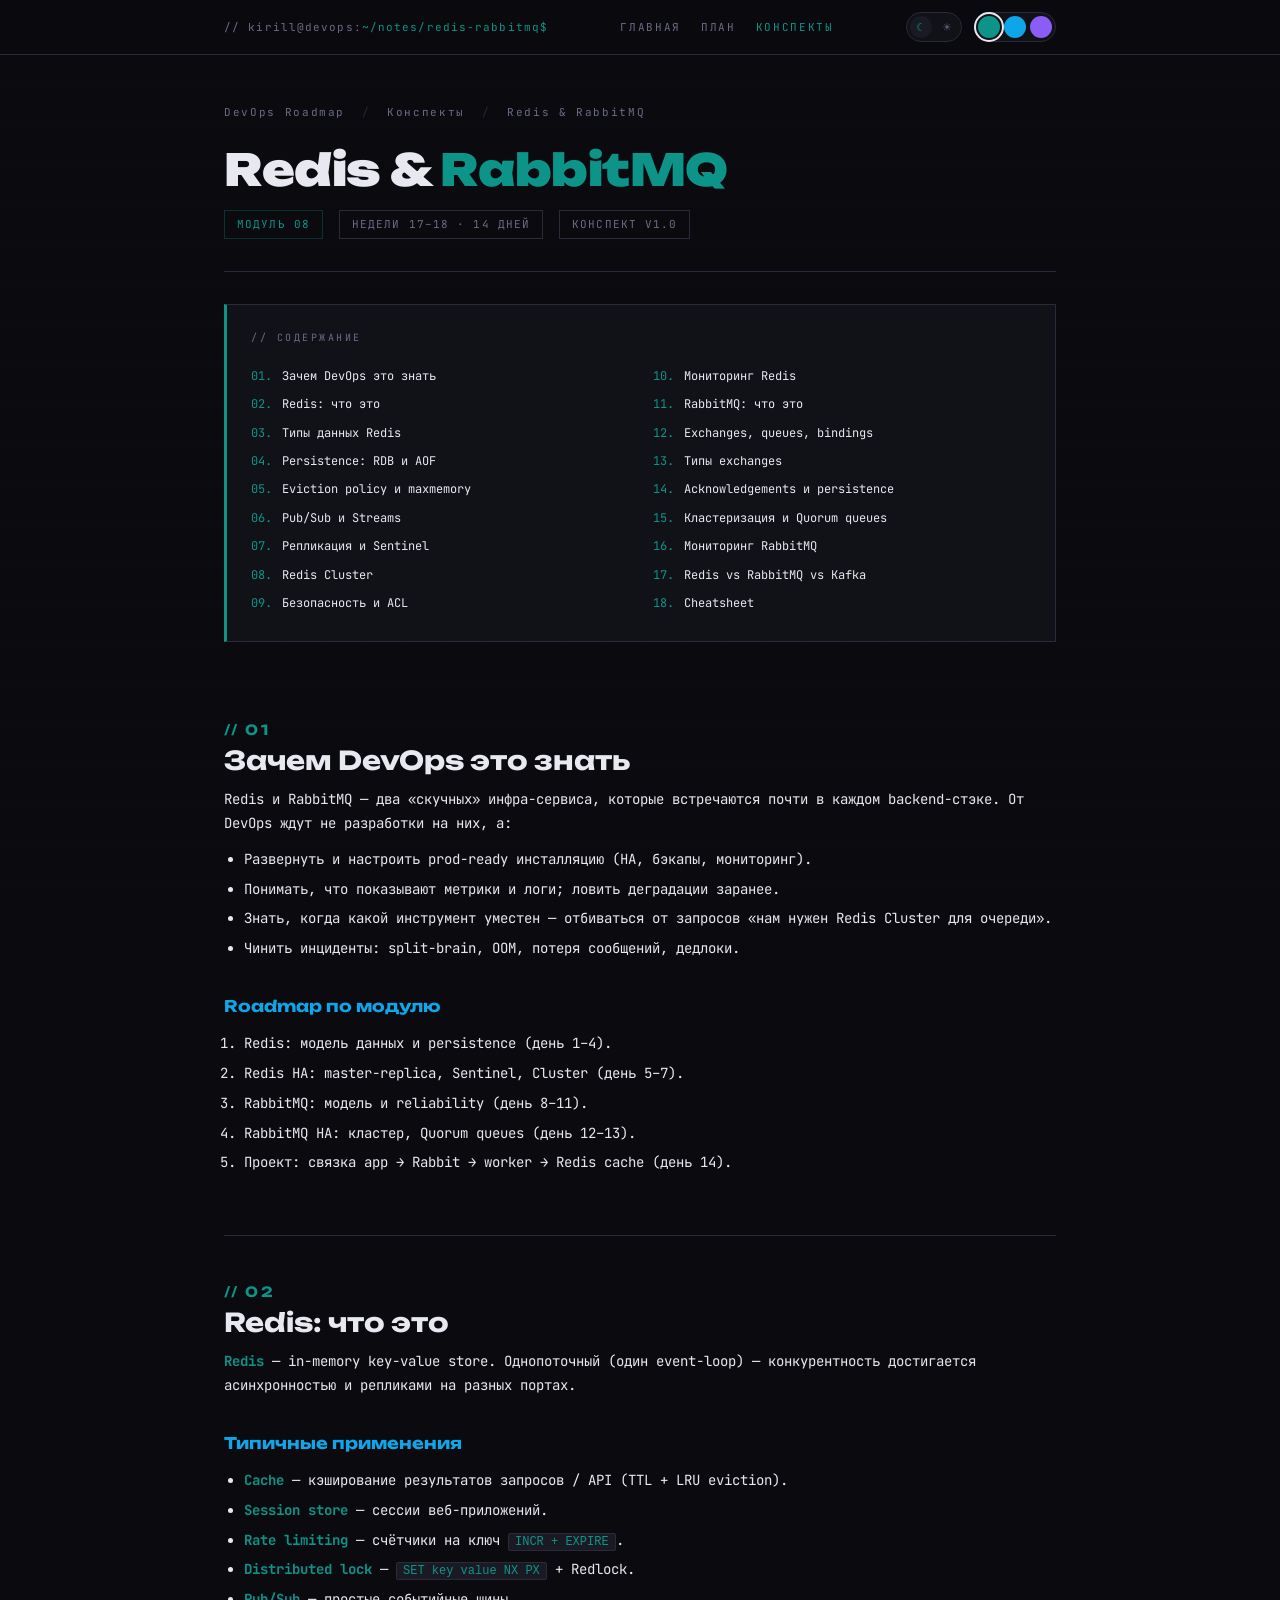
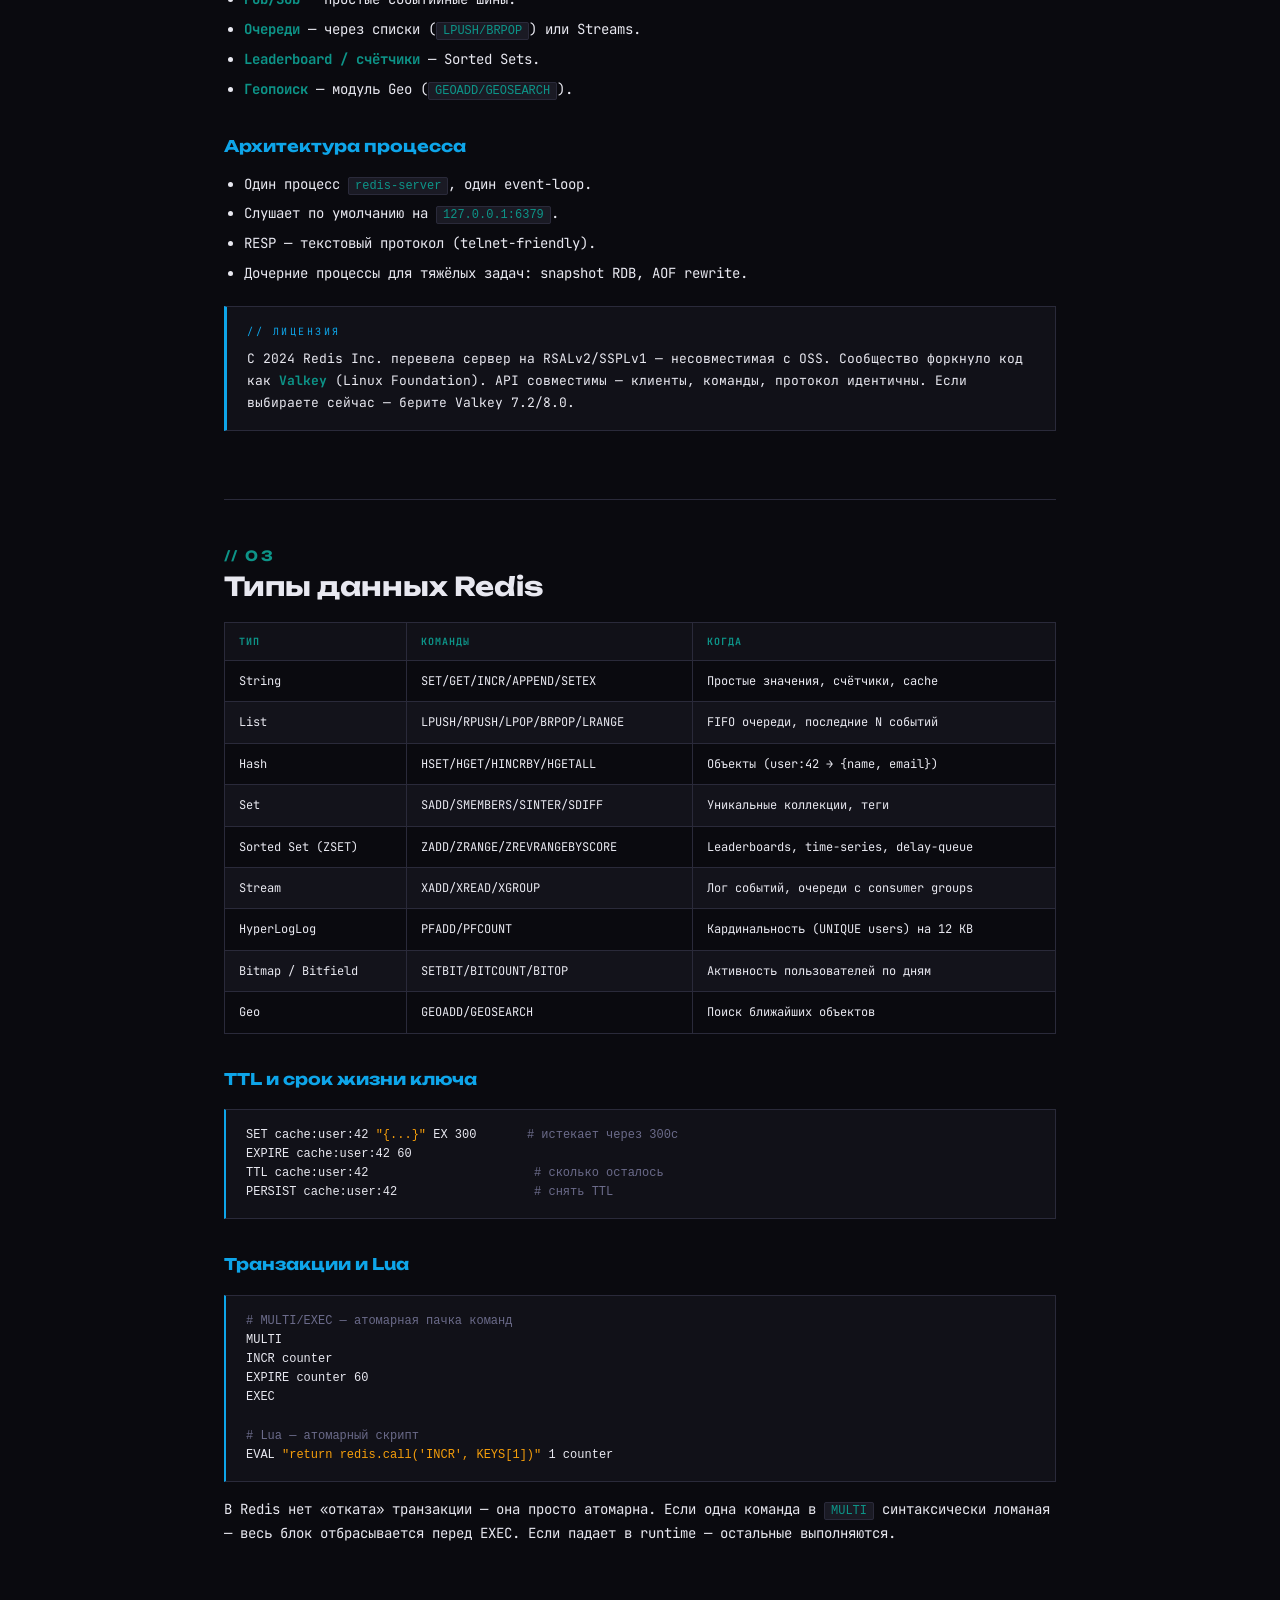
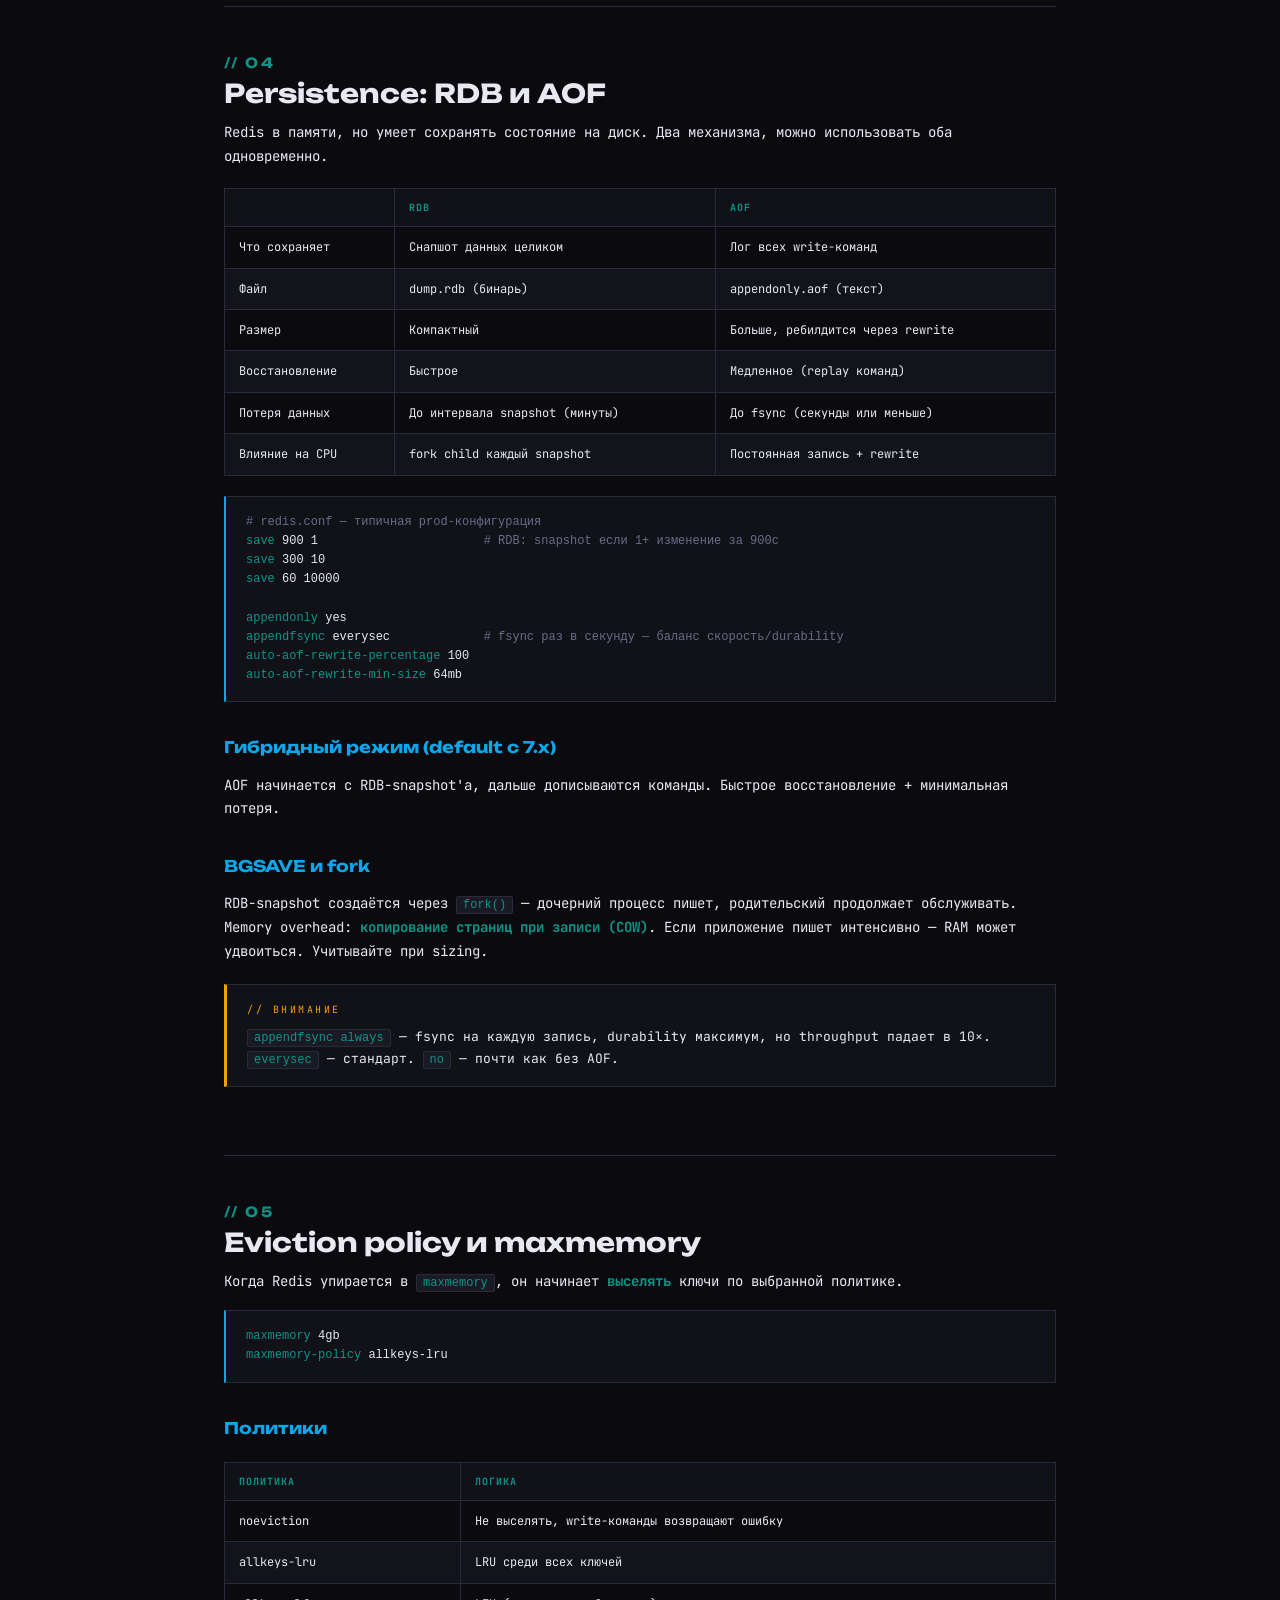
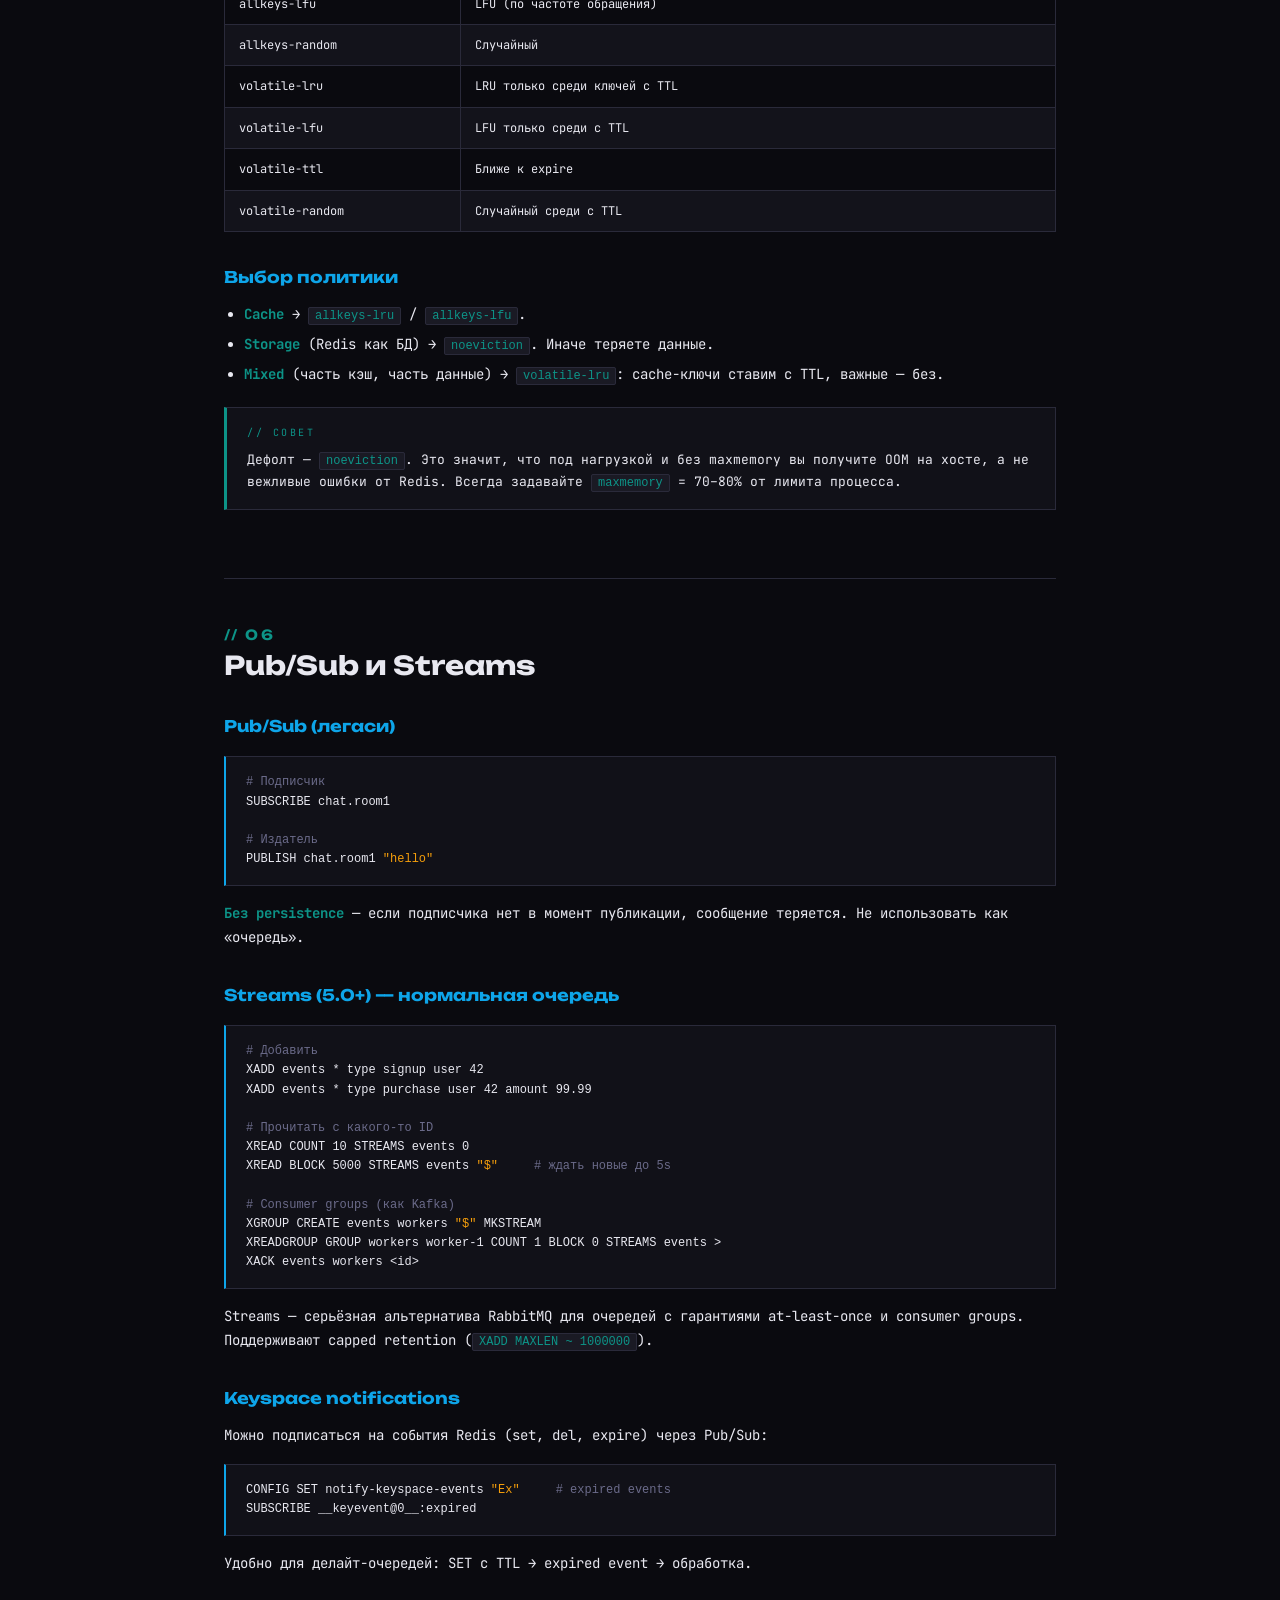
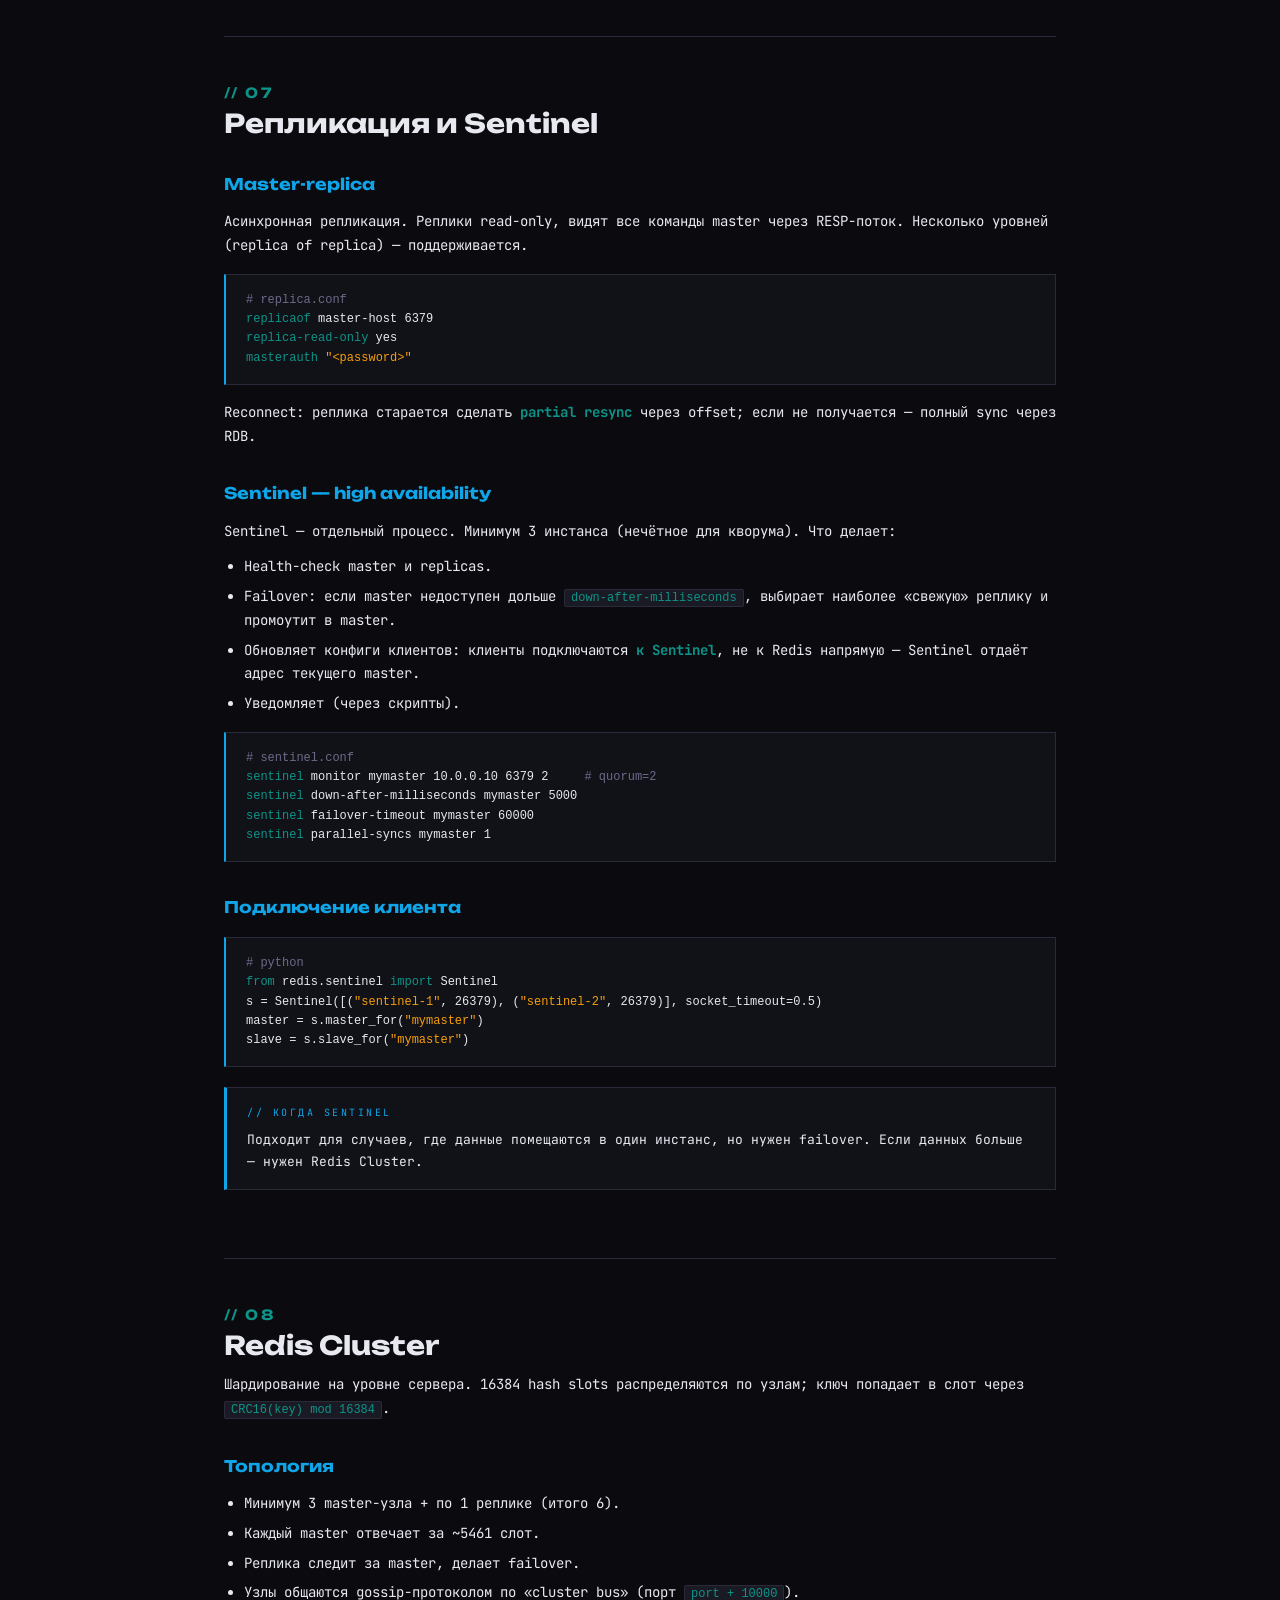
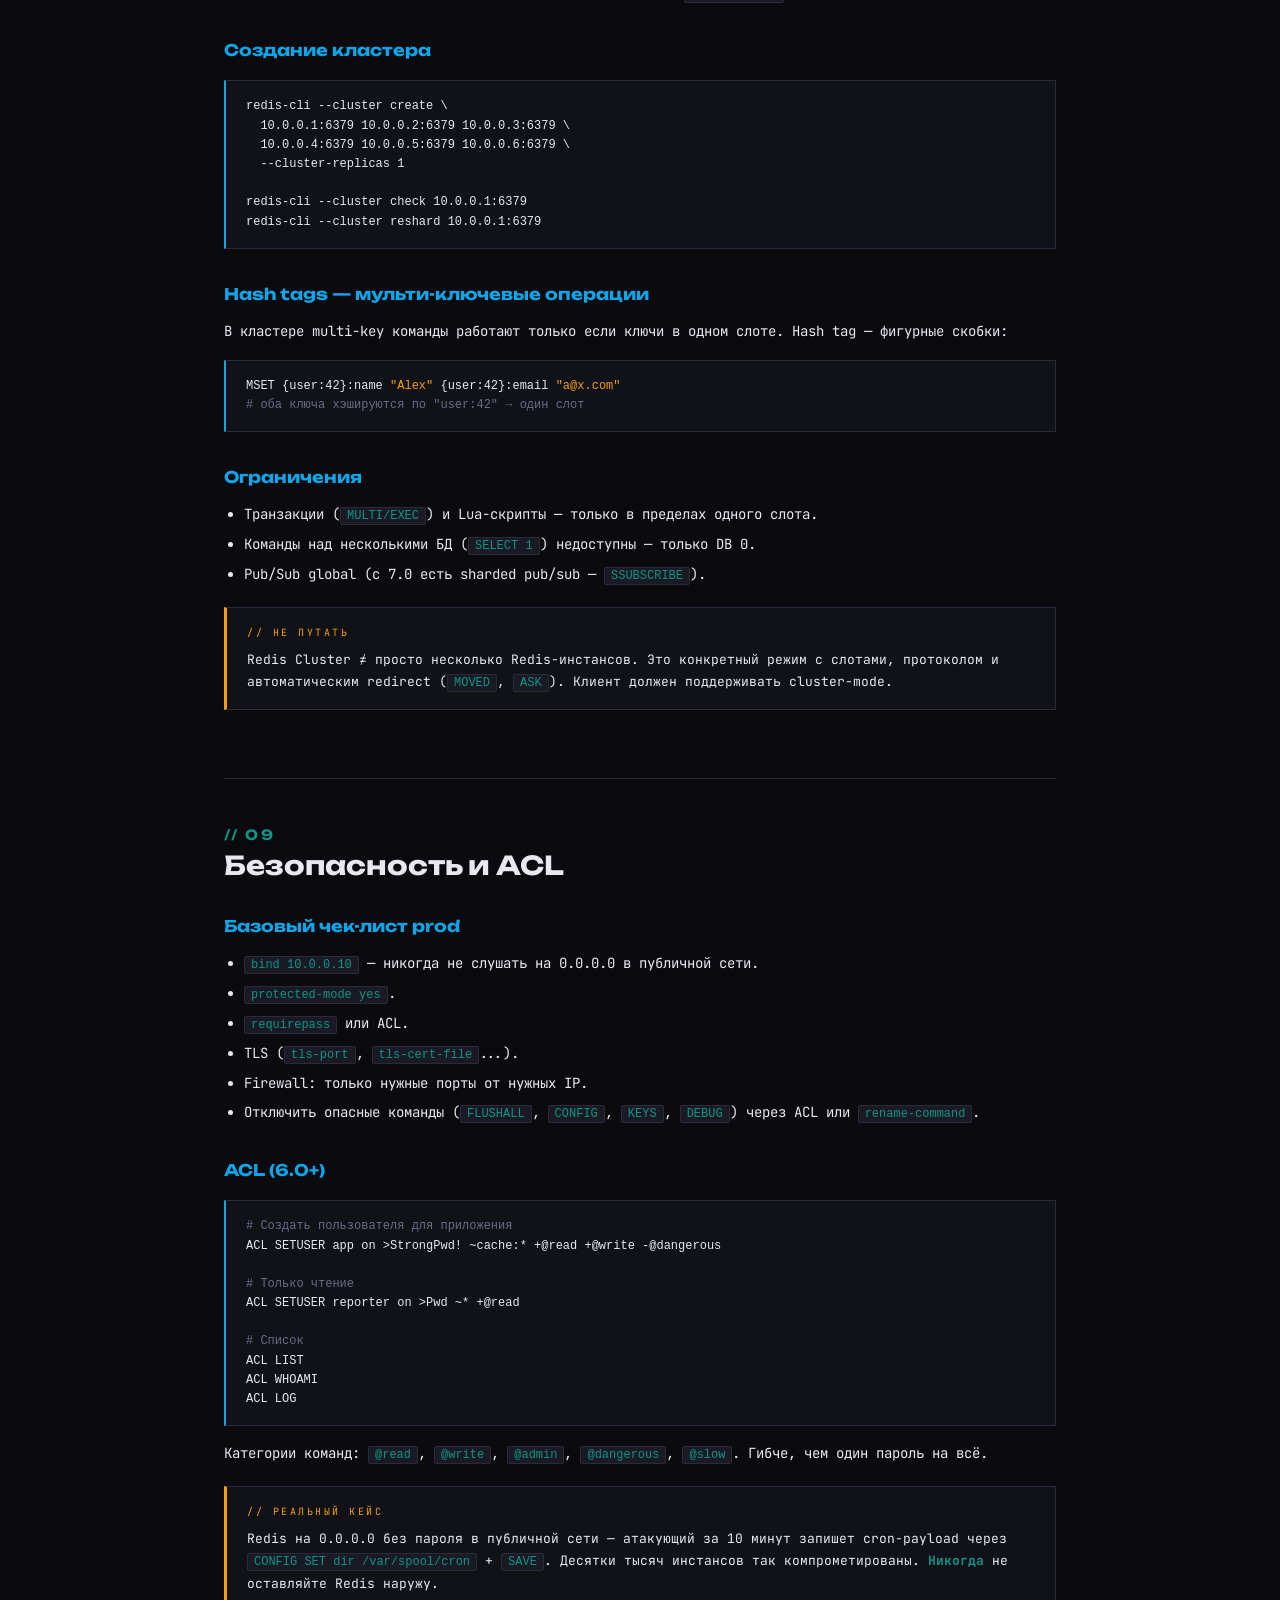
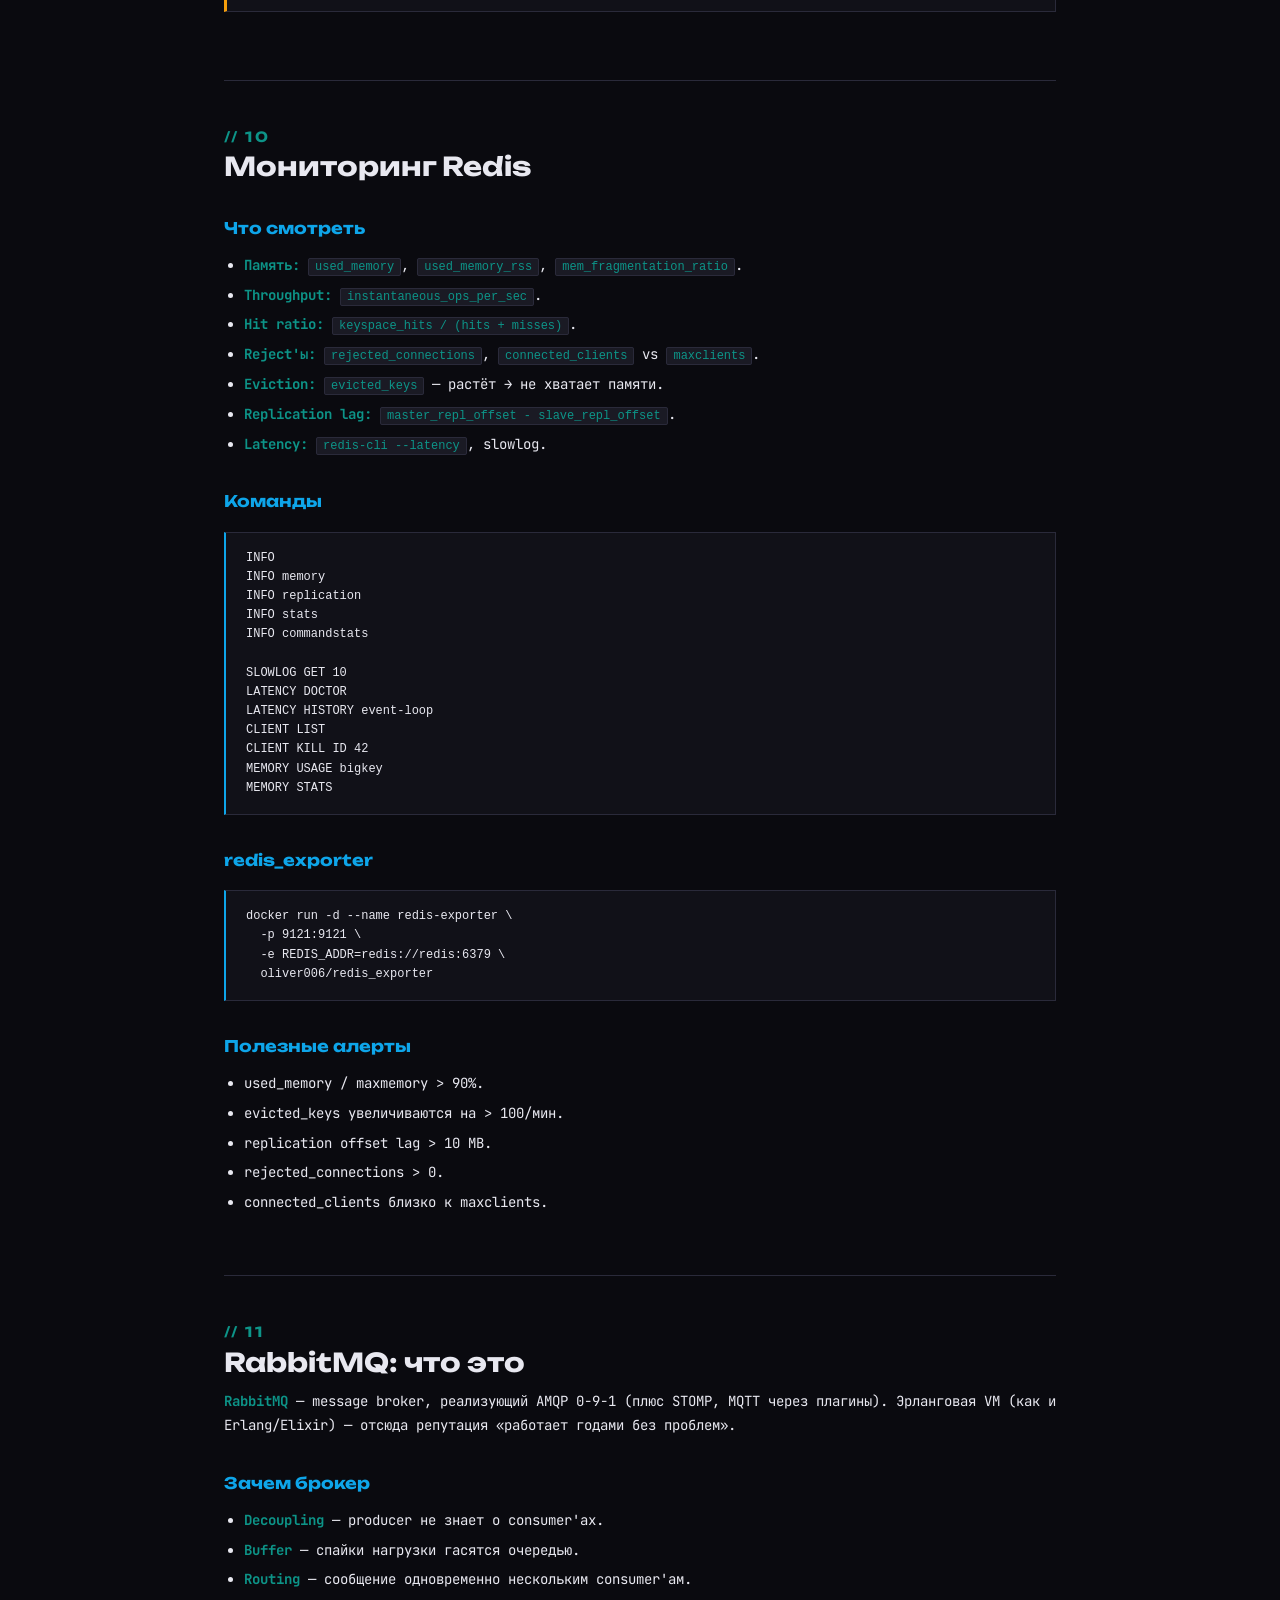
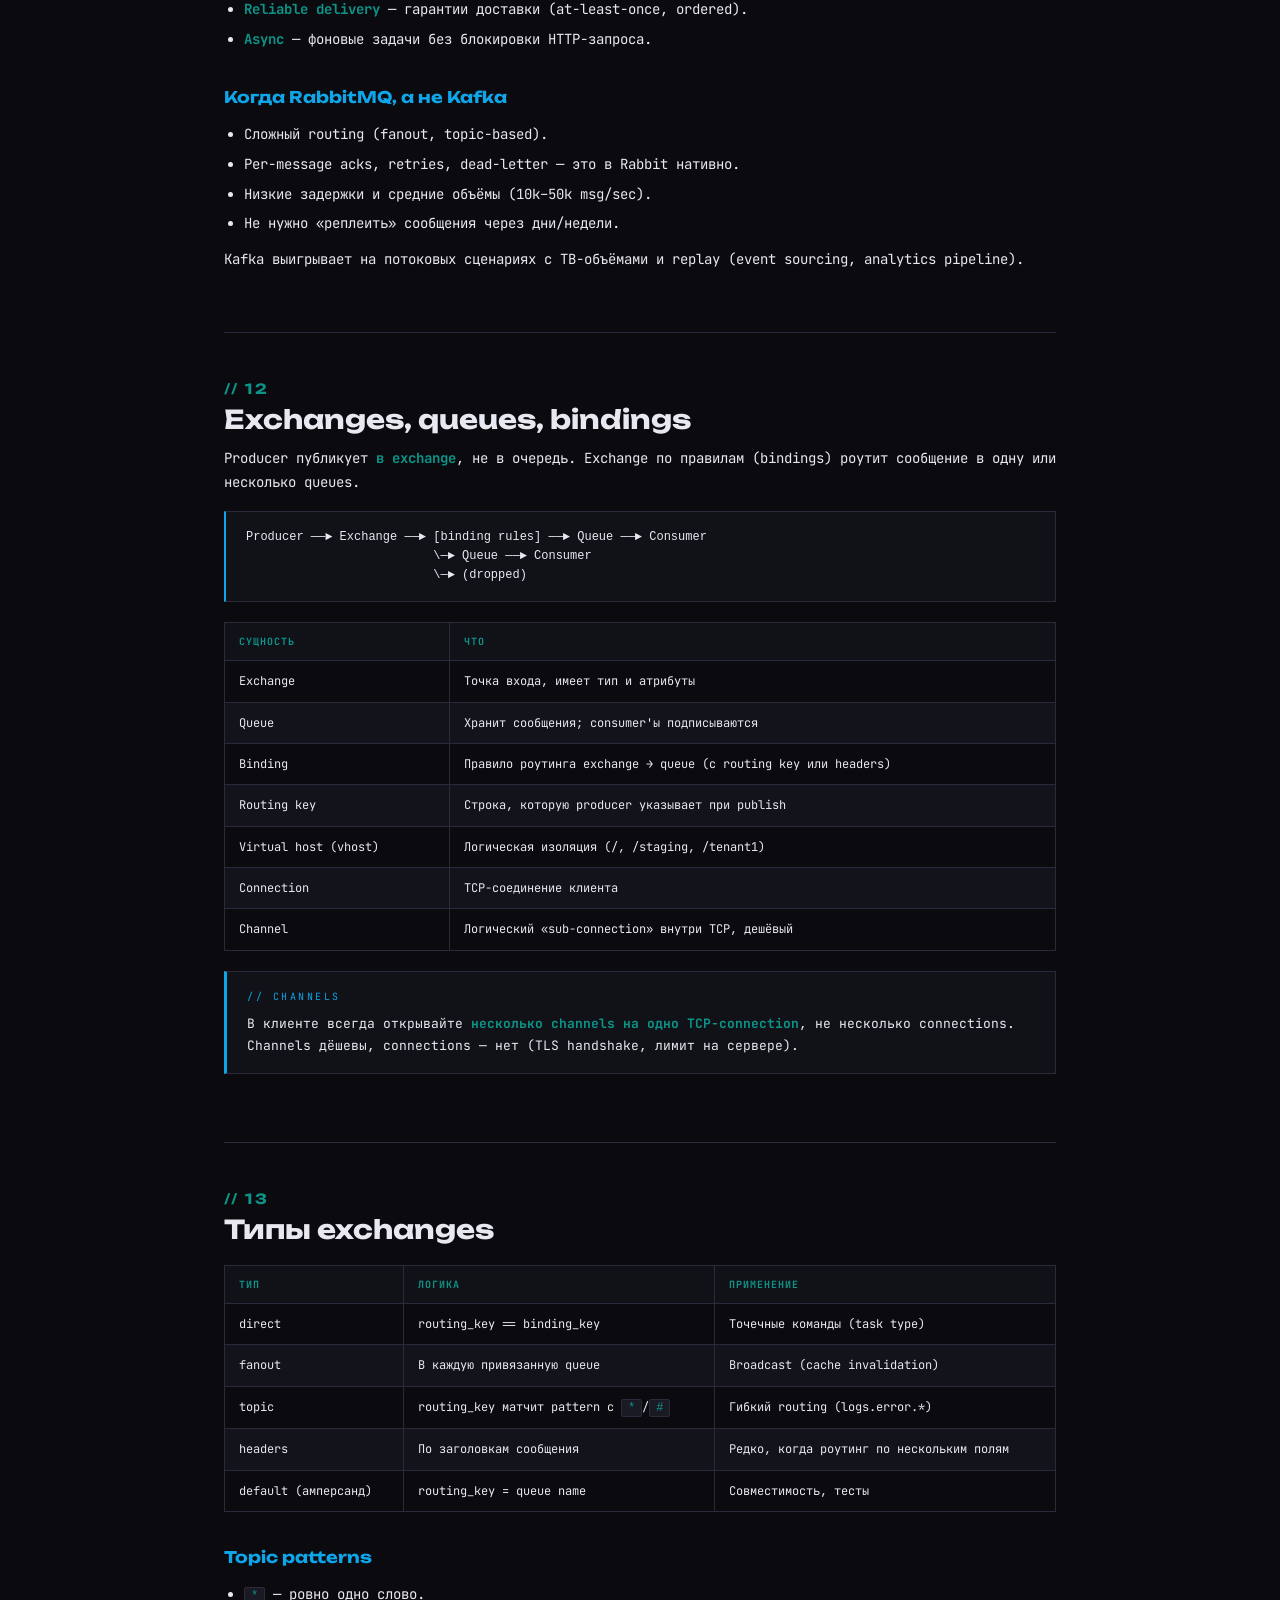
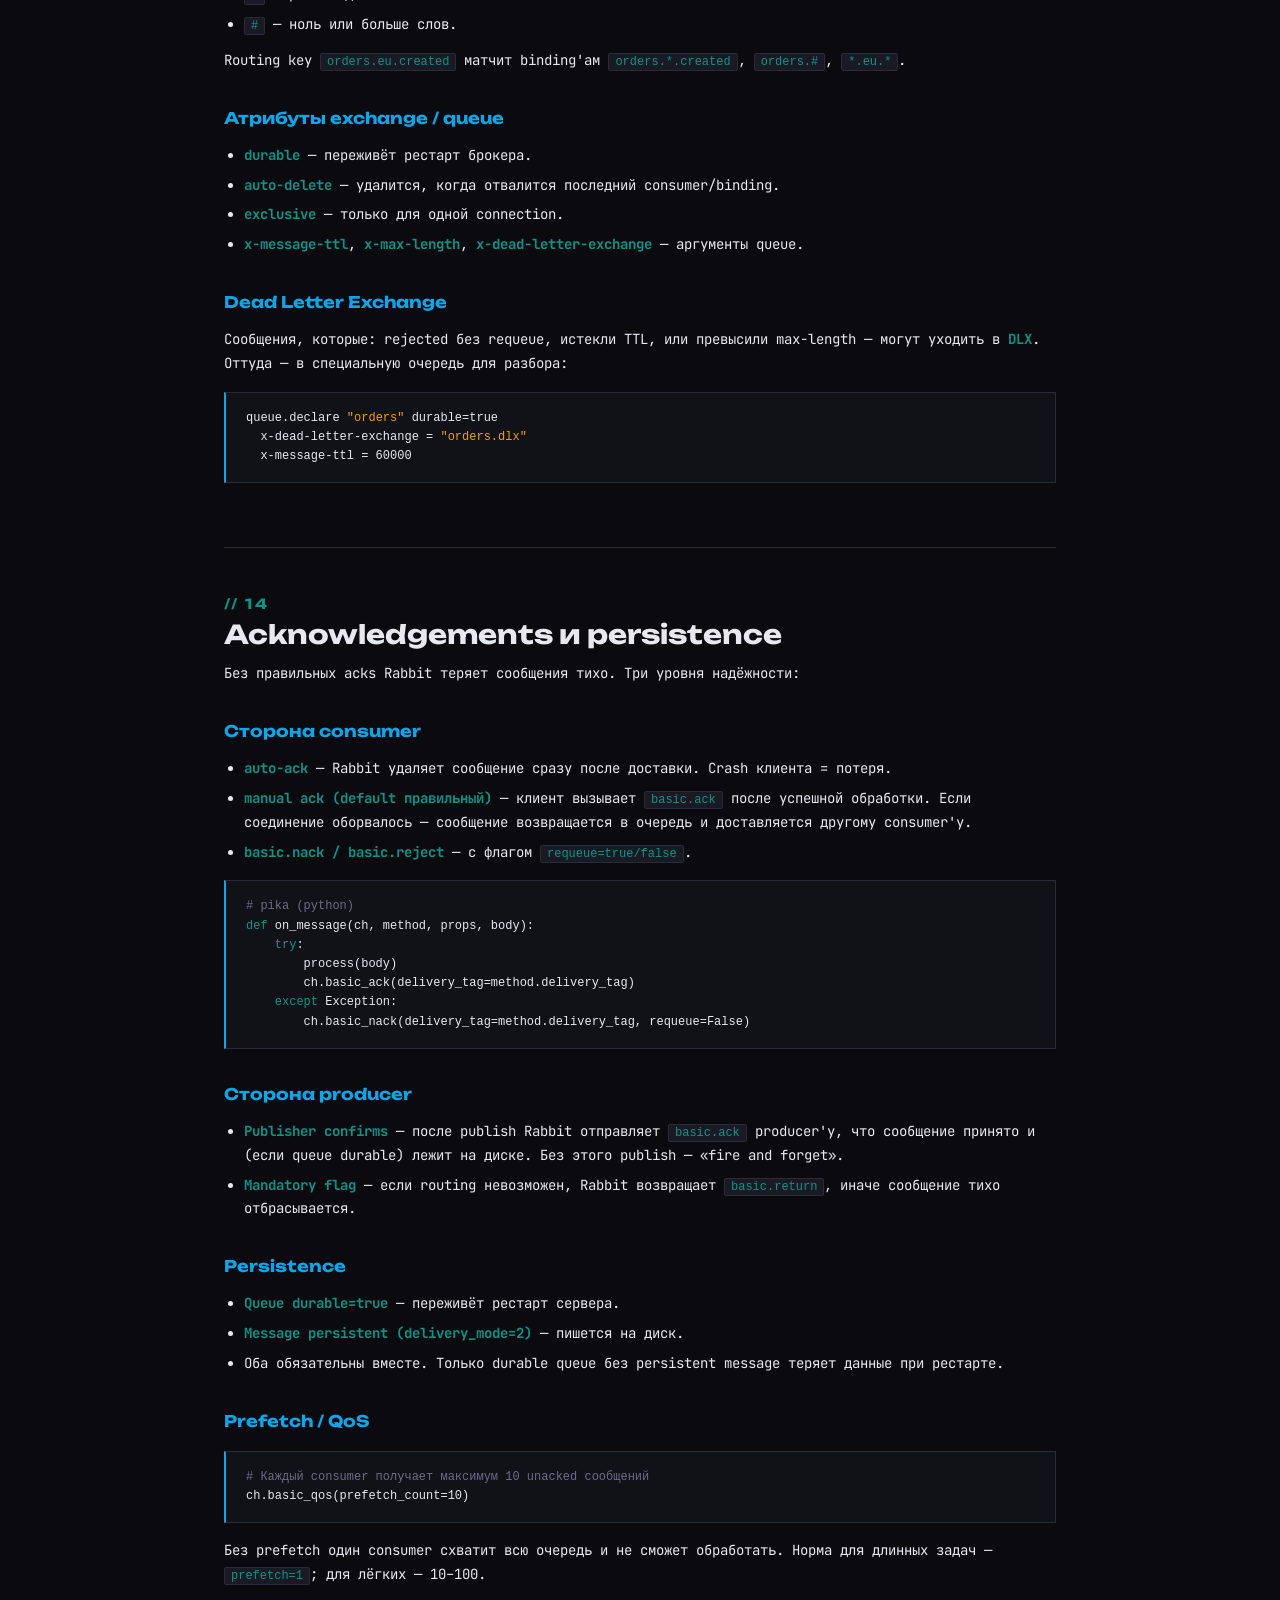
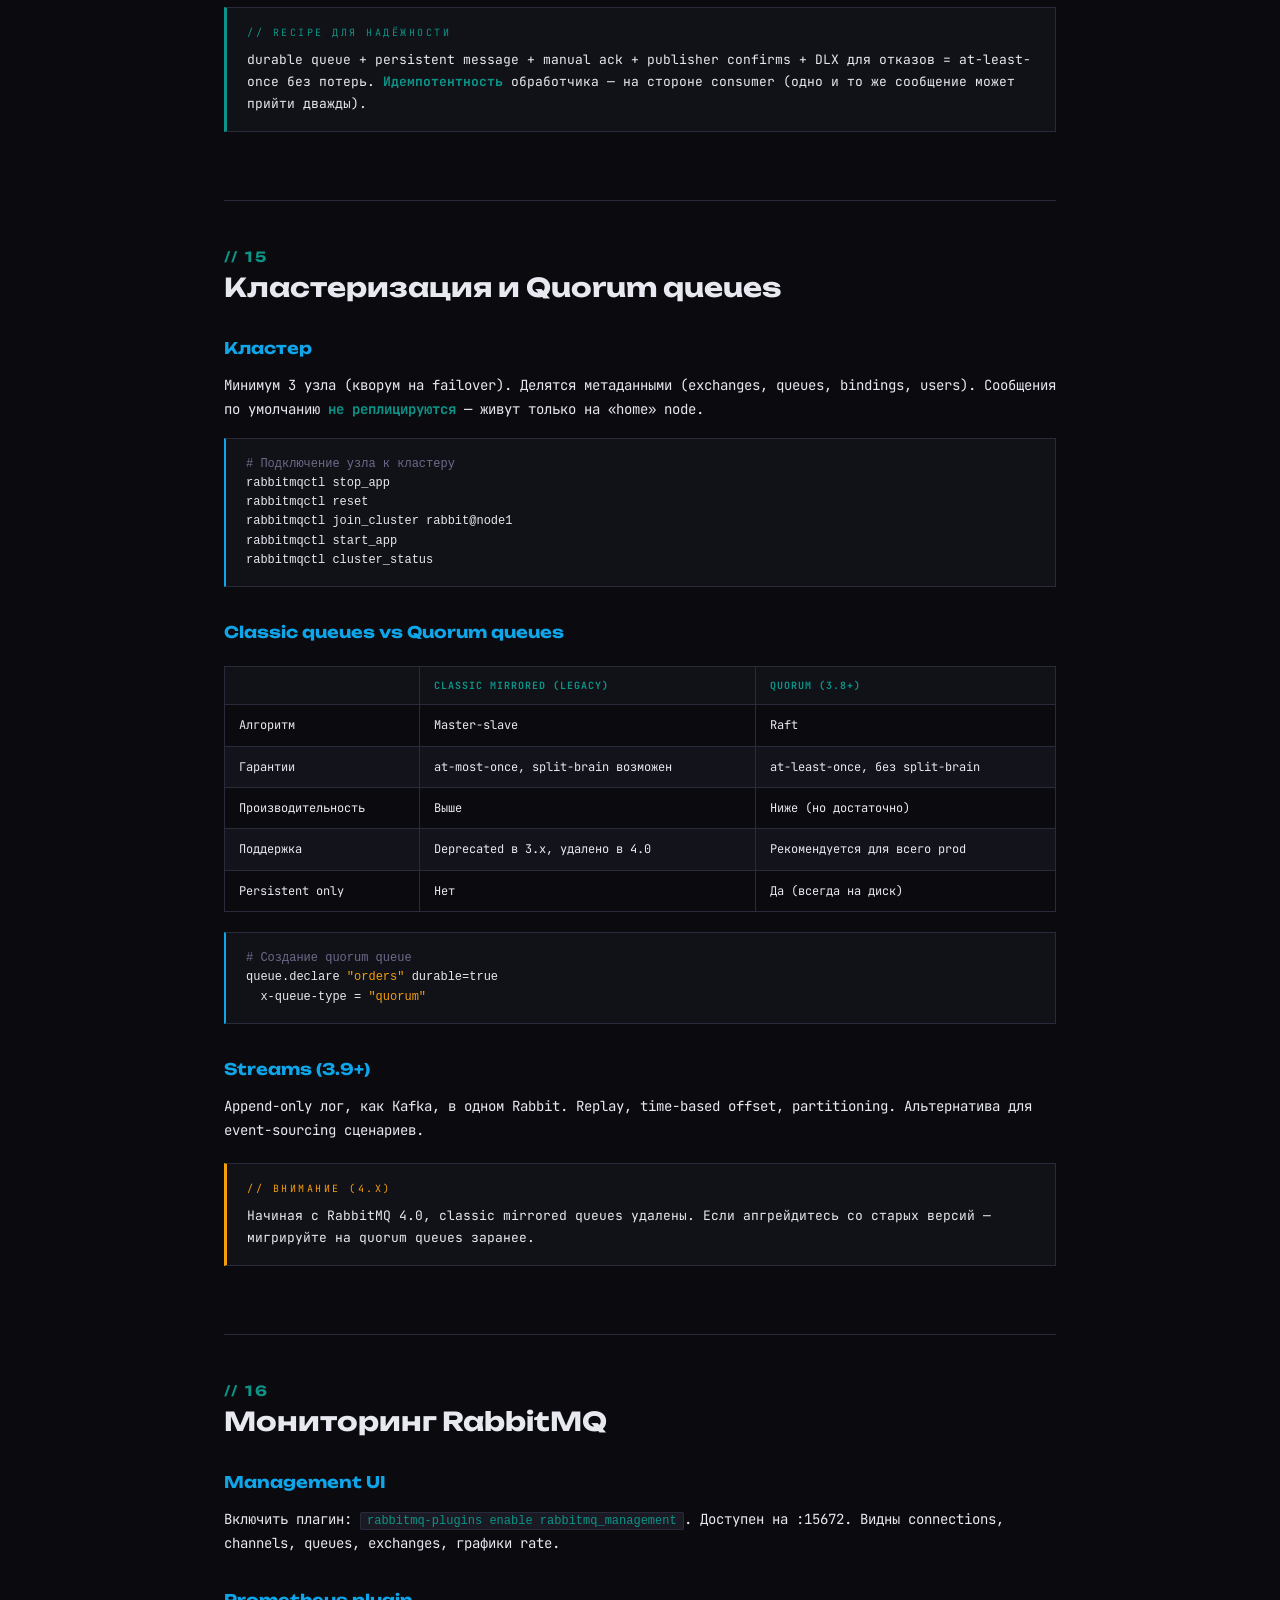
<file: notes/redis-rabbitmq.html>
<!DOCTYPE html>
<html lang="ru">
<head>
<meta charset="UTF-8">
<meta name="viewport" content="width=device-width, initial-scale=1.0">
<title>Конспект · Redis &amp; RabbitMQ</title>
<link href="https://fonts.googleapis.com/css2?family=JetBrains+Mono:wght@300;400;600;700&family=Unbounded:wght@300;400;700;900&display=swap" rel="stylesheet">
<link rel="stylesheet" href="../css/base.css">
<link rel="stylesheet" href="../css/notes.css">
<script>(function(){try{var t=localStorage.getItem('dr-theme');var p=localStorage.getItem('dr-palette');if(t)document.documentElement.setAttribute('data-theme',t);if(p)document.documentElement.setAttribute('data-palette',p);}catch(e){}})();</script>
<script defer src="../js/theme.js"></script>
</head>
<body>

<nav class="topnav">
  <div class="topnav-inner">
    <div class="topnav-brand">// kirill@devops:<span>~/notes/redis-rabbitmq$</span></div>
    <div class="topnav-links">
      <a href="../index.html">Главная</a>
      <a href="../index.html#plan">План</a>
      <a href="../index.html#notes" class="active">Конспекты</a>
    </div>
    <div class="theme-switch" data-theme-switch></div>
  </div>
</nav>

<div class="container">

  <div class="note-hero">
    <div class="breadcrumb">
      <a href="../index.html">DevOps Roadmap</a>
      <span class="breadcrumb-sep">/</span>
      <a href="../index.html#notes">Конспекты</a>
      <span class="breadcrumb-sep">/</span>
      Redis &amp; RabbitMQ
    </div>
    <h1>Redis &amp; <span>RabbitMQ</span></h1>
    <div class="note-hero-meta">
      <span class="tag-accent">МОДУЛЬ 08</span>
      <span>Недели 17–18 · 14 дней</span>
      <span>Конспект v1.0</span>
    </div>
  </div>

  <div class="toc">
    <div class="toc-label">// Содержание</div>
    <ol>
      <li><a href="#intro">Зачем DevOps это знать</a></li>
      <li><a href="#redis-intro">Redis: что это</a></li>
      <li><a href="#redis-types">Типы данных Redis</a></li>
      <li><a href="#redis-persistence">Persistence: RDB и AOF</a></li>
      <li><a href="#redis-eviction">Eviction policy и maxmemory</a></li>
      <li><a href="#redis-pubsub">Pub/Sub и Streams</a></li>
      <li><a href="#redis-replication">Репликация и Sentinel</a></li>
      <li><a href="#redis-cluster">Redis Cluster</a></li>
      <li><a href="#redis-security">Безопасность и ACL</a></li>
      <li><a href="#redis-monitoring">Мониторинг Redis</a></li>
      <li><a href="#rmq-intro">RabbitMQ: что это</a></li>
      <li><a href="#rmq-model">Exchanges, queues, bindings</a></li>
      <li><a href="#rmq-exchanges">Типы exchanges</a></li>
      <li><a href="#rmq-reliability">Acknowledgements и persistence</a></li>
      <li><a href="#rmq-cluster">Кластеризация и Quorum queues</a></li>
      <li><a href="#rmq-monitoring">Мониторинг RabbitMQ</a></li>
      <li><a href="#compare">Redis vs RabbitMQ vs Kafka</a></li>
      <li><a href="#cheatsheet">Cheatsheet</a></li>
    </ol>
  </div>

  <section class="note-section" id="intro">
    <h2><span class="num">// 01</span>Зачем DevOps это знать</h2>
    <p>Redis и RabbitMQ — два «скучных» инфра-сервиса, которые встречаются почти в каждом backend-стэке. От DevOps ждут не разработки на них, а:</p>
    <ul>
      <li>Развернуть и настроить prod-ready инсталляцию (HA, бэкапы, мониторинг).</li>
      <li>Понимать, что показывают метрики и логи; ловить деградации заранее.</li>
      <li>Знать, когда какой инструмент уместен — отбиваться от запросов «нам нужен Redis Cluster для очереди».</li>
      <li>Чинить инциденты: split-brain, OOM, потеря сообщений, дедлоки.</li>
    </ul>

    <h3>Roadmap по модулю</h3>
    <ol>
      <li>Redis: модель данных и persistence (день 1–4).</li>
      <li>Redis HA: master-replica, Sentinel, Cluster (день 5–7).</li>
      <li>RabbitMQ: модель и reliability (день 8–11).</li>
      <li>RabbitMQ HA: кластер, Quorum queues (день 12–13).</li>
      <li>Проект: связка app → Rabbit → worker → Redis cache (день 14).</li>
    </ol>
  </section>

  <section class="note-section" id="redis-intro">
    <h2><span class="num">// 02</span>Redis: что это</h2>
    <p><strong>Redis</strong> — in-memory key-value store. Однопоточный (один event-loop) — конкурентность достигается асинхронностью и репликами на разных портах.</p>

    <h3>Типичные применения</h3>
    <ul>
      <li><strong>Cache</strong> — кэширование результатов запросов / API (TTL + LRU eviction).</li>
      <li><strong>Session store</strong> — сессии веб-приложений.</li>
      <li><strong>Rate limiting</strong> — счётчики на ключ <code>INCR + EXPIRE</code>.</li>
      <li><strong>Distributed lock</strong> — <code>SET key value NX PX</code> + Redlock.</li>
      <li><strong>Pub/Sub</strong> — простые событийные шины.</li>
      <li><strong>Очереди</strong> — через списки (<code>LPUSH/BRPOP</code>) или Streams.</li>
      <li><strong>Leaderboard / счётчики</strong> — Sorted Sets.</li>
      <li><strong>Геопоиск</strong> — модуль Geo (<code>GEOADD/GEOSEARCH</code>).</li>
    </ul>

    <h3>Архитектура процесса</h3>
    <ul>
      <li>Один процесс <code>redis-server</code>, один event-loop.</li>
      <li>Слушает по умолчанию на <code>127.0.0.1:6379</code>.</li>
      <li>RESP — текстовый протокол (telnet-friendly).</li>
      <li>Дочерние процессы для тяжёлых задач: snapshot RDB, AOF rewrite.</li>
    </ul>

    <div class="callout info">
      <div class="callout-label">// Лицензия</div>
      С 2024 Redis Inc. перевела сервер на RSALv2/SSPLv1 — несовместимая с OSS. Сообщество форкнуло код как <strong>Valkey</strong> (Linux Foundation). API совместимы — клиенты, команды, протокол идентичны. Если выбираете сейчас — берите Valkey 7.2/8.0.
    </div>
  </section>

  <section class="note-section" id="redis-types">
    <h2><span class="num">// 03</span>Типы данных Redis</h2>

    <table class="compare">
      <thead><tr><th>Тип</th><th>Команды</th><th>Когда</th></tr></thead>
      <tbody>
        <tr><td>String</td><td>SET/GET/INCR/APPEND/SETEX</td><td>Простые значения, счётчики, cache</td></tr>
        <tr><td>List</td><td>LPUSH/RPUSH/LPOP/BRPOP/LRANGE</td><td>FIFO очереди, последние N событий</td></tr>
        <tr><td>Hash</td><td>HSET/HGET/HINCRBY/HGETALL</td><td>Объекты (user:42 → {name, email})</td></tr>
        <tr><td>Set</td><td>SADD/SMEMBERS/SINTER/SDIFF</td><td>Уникальные коллекции, теги</td></tr>
        <tr><td>Sorted Set (ZSET)</td><td>ZADD/ZRANGE/ZREVRANGEBYSCORE</td><td>Leaderboards, time-series, delay-queue</td></tr>
        <tr><td>Stream</td><td>XADD/XREAD/XGROUP</td><td>Лог событий, очереди с consumer groups</td></tr>
        <tr><td>HyperLogLog</td><td>PFADD/PFCOUNT</td><td>Кардинальность (UNIQUE users) на 12 KB</td></tr>
        <tr><td>Bitmap / Bitfield</td><td>SETBIT/BITCOUNT/BITOP</td><td>Активность пользователей по дням</td></tr>
        <tr><td>Geo</td><td>GEOADD/GEOSEARCH</td><td>Поиск ближайших объектов</td></tr>
      </tbody>
    </table>

    <h3>TTL и срок жизни ключа</h3>
<pre><code>SET cache:user:42 <span class="str">"{...}"</span> EX 300       <span class="cmt"># истекает через 300с</span>
EXPIRE cache:user:42 60
TTL cache:user:42                       <span class="cmt"># сколько осталось</span>
PERSIST cache:user:42                   <span class="cmt"># снять TTL</span>
</code></pre>

    <h3>Транзакции и Lua</h3>
<pre><code><span class="cmt"># MULTI/EXEC — атомарная пачка команд</span>
MULTI
INCR counter
EXPIRE counter 60
EXEC

<span class="cmt"># Lua — атомарный скрипт</span>
EVAL <span class="str">"return redis.call('INCR', KEYS[1])"</span> 1 counter
</code></pre>

    <p>В Redis нет «отката» транзакции — она просто атомарна. Если одна команда в <code>MULTI</code> синтаксически ломаная — весь блок отбрасывается перед EXEC. Если падает в runtime — остальные выполняются.</p>
  </section>

  <section class="note-section" id="redis-persistence">
    <h2><span class="num">// 04</span>Persistence: RDB и AOF</h2>
    <p>Redis в памяти, но умеет сохранять состояние на диск. Два механизма, можно использовать оба одновременно.</p>

    <table class="compare">
      <thead><tr><th></th><th>RDB</th><th>AOF</th></tr></thead>
      <tbody>
        <tr><td>Что сохраняет</td><td>Снапшот данных целиком</td><td>Лог всех write-команд</td></tr>
        <tr><td>Файл</td><td>dump.rdb (бинарь)</td><td>appendonly.aof (текст)</td></tr>
        <tr><td>Размер</td><td>Компактный</td><td>Больше, ребилдится через rewrite</td></tr>
        <tr><td>Восстановление</td><td>Быстрое</td><td>Медленное (replay команд)</td></tr>
        <tr><td>Потеря данных</td><td>До интервала snapshot (минуты)</td><td>До fsync (секунды или меньше)</td></tr>
        <tr><td>Влияние на CPU</td><td>fork child каждый snapshot</td><td>Постоянная запись + rewrite</td></tr>
      </tbody>
    </table>

<pre><code><span class="cmt"># redis.conf — типичная prod-конфигурация</span>
<span class="kw">save</span> 900 1                       <span class="cmt"># RDB: snapshot если 1+ изменение за 900с</span>
<span class="kw">save</span> 300 10
<span class="kw">save</span> 60 10000

<span class="kw">appendonly</span> yes
<span class="kw">appendfsync</span> everysec             <span class="cmt"># fsync раз в секунду — баланс скорость/durability</span>
<span class="kw">auto-aof-rewrite-percentage</span> 100
<span class="kw">auto-aof-rewrite-min-size</span> 64mb
</code></pre>

    <h3>Гибридный режим (default с 7.x)</h3>
    <p>AOF начинается с RDB-snapshot'a, дальше дописываются команды. Быстрое восстановление + минимальная потеря.</p>

    <h3>BGSAVE и fork</h3>
    <p>RDB-snapshot создаётся через <code>fork()</code> — дочерний процесс пишет, родительский продолжает обслуживать. Memory overhead: <strong>копирование страниц при записи (COW)</strong>. Если приложение пишет интенсивно — RAM может удвоиться. Учитывайте при sizing.</p>

    <div class="callout">
      <div class="callout-label">// Внимание</div>
      <code>appendfsync always</code> — fsync на каждую запись, durability максимум, но throughput падает в 10×. <code>everysec</code> — стандарт. <code>no</code> — почти как без AOF.
    </div>
  </section>

  <section class="note-section" id="redis-eviction">
    <h2><span class="num">// 05</span>Eviction policy и maxmemory</h2>
    <p>Когда Redis упирается в <code>maxmemory</code>, он начинает <strong>выселять</strong> ключи по выбранной политике.</p>

<pre><code><span class="kw">maxmemory</span> 4gb
<span class="kw">maxmemory-policy</span> allkeys-lru
</code></pre>

    <h3>Политики</h3>
    <table class="compare">
      <thead><tr><th>Политика</th><th>Логика</th></tr></thead>
      <tbody>
        <tr><td>noeviction</td><td>Не выселять, write-команды возвращают ошибку</td></tr>
        <tr><td>allkeys-lru</td><td>LRU среди всех ключей</td></tr>
        <tr><td>allkeys-lfu</td><td>LFU (по частоте обращения)</td></tr>
        <tr><td>allkeys-random</td><td>Случайный</td></tr>
        <tr><td>volatile-lru</td><td>LRU только среди ключей с TTL</td></tr>
        <tr><td>volatile-lfu</td><td>LFU только среди с TTL</td></tr>
        <tr><td>volatile-ttl</td><td>Ближе к expire</td></tr>
        <tr><td>volatile-random</td><td>Случайный среди с TTL</td></tr>
      </tbody>
    </table>

    <h3>Выбор политики</h3>
    <ul>
      <li><strong>Cache</strong> → <code>allkeys-lru</code> / <code>allkeys-lfu</code>.</li>
      <li><strong>Storage</strong> (Redis как БД) → <code>noeviction</code>. Иначе теряете данные.</li>
      <li><strong>Mixed</strong> (часть кэш, часть данные) → <code>volatile-lru</code>: cache-ключи ставим с TTL, важные — без.</li>
    </ul>

    <div class="callout tip">
      <div class="callout-label">// Совет</div>
      Дефолт — <code>noeviction</code>. Это значит, что под нагрузкой и без maxmemory вы получите OOM на хосте, а не вежливые ошибки от Redis. Всегда задавайте <code>maxmemory</code> = 70–80% от лимита процесса.
    </div>
  </section>

  <section class="note-section" id="redis-pubsub">
    <h2><span class="num">// 06</span>Pub/Sub и Streams</h2>

    <h3>Pub/Sub (легаси)</h3>
<pre><code><span class="cmt"># Подписчик</span>
SUBSCRIBE chat.room1

<span class="cmt"># Издатель</span>
PUBLISH chat.room1 <span class="str">"hello"</span>
</code></pre>
    <p><strong>Без persistence</strong> — если подписчика нет в момент публикации, сообщение теряется. Не использовать как «очередь».</p>

    <h3>Streams (5.0+) — нормальная очередь</h3>
<pre><code><span class="cmt"># Добавить</span>
XADD events * type signup user 42
XADD events * type purchase user 42 amount 99.99

<span class="cmt"># Прочитать с какого-то ID</span>
XREAD COUNT 10 STREAMS events 0
XREAD BLOCK 5000 STREAMS events <span class="str">"$"</span>     <span class="cmt"># ждать новые до 5s</span>

<span class="cmt"># Consumer groups (как Kafka)</span>
XGROUP CREATE events workers <span class="str">"$"</span> MKSTREAM
XREADGROUP GROUP workers worker-1 COUNT 1 BLOCK 0 STREAMS events &gt;
XACK events workers &lt;id&gt;
</code></pre>

    <p>Streams — серьёзная альтернатива RabbitMQ для очередей с гарантиями at-least-once и consumer groups. Поддерживают capped retention (<code>XADD MAXLEN ~ 1000000</code>).</p>

    <h3>Keyspace notifications</h3>
    <p>Можно подписаться на события Redis (set, del, expire) через Pub/Sub:</p>
<pre><code>CONFIG SET notify-keyspace-events <span class="str">"Ex"</span>     <span class="cmt"># expired events</span>
SUBSCRIBE __keyevent@0__:expired
</code></pre>
    <p>Удобно для делайт-очередей: SET с TTL → expired event → обработка.</p>
  </section>

  <section class="note-section" id="redis-replication">
    <h2><span class="num">// 07</span>Репликация и Sentinel</h2>

    <h3>Master-replica</h3>
    <p>Асинхронная репликация. Реплики read-only, видят все команды master через RESP-поток. Несколько уровней (replica of replica) — поддерживается.</p>

<pre><code><span class="cmt"># replica.conf</span>
<span class="kw">replicaof</span> master-host 6379
<span class="kw">replica-read-only</span> yes
<span class="kw">masterauth</span> <span class="str">"&lt;password&gt;"</span>
</code></pre>

    <p>Reconnect: реплика старается сделать <strong>partial resync</strong> через offset; если не получается — полный sync через RDB.</p>

    <h3>Sentinel — high availability</h3>
    <p>Sentinel — отдельный процесс. Минимум 3 инстанса (нечётное для кворума). Что делает:</p>
    <ul>
      <li>Health-check master и replicas.</li>
      <li>Failover: если master недоступен дольше <code>down-after-milliseconds</code>, выбирает наиболее «свежую» реплику и промоутит в master.</li>
      <li>Обновляет конфиги клиентов: клиенты подключаются <strong>к Sentinel</strong>, не к Redis напрямую — Sentinel отдаёт адрес текущего master.</li>
      <li>Уведомляет (через скрипты).</li>
    </ul>

<pre><code><span class="cmt"># sentinel.conf</span>
<span class="kw">sentinel</span> monitor mymaster 10.0.0.10 6379 2     <span class="cmt"># quorum=2</span>
<span class="kw">sentinel</span> down-after-milliseconds mymaster 5000
<span class="kw">sentinel</span> failover-timeout mymaster 60000
<span class="kw">sentinel</span> parallel-syncs mymaster 1
</code></pre>

    <h3>Подключение клиента</h3>
<pre><code><span class="cmt"># python</span>
<span class="kw">from</span> redis.sentinel <span class="kw">import</span> Sentinel
s = Sentinel([(<span class="str">"sentinel-1"</span>, 26379), (<span class="str">"sentinel-2"</span>, 26379)], socket_timeout=0.5)
master = s.master_for(<span class="str">"mymaster"</span>)
slave = s.slave_for(<span class="str">"mymaster"</span>)
</code></pre>

    <div class="callout info">
      <div class="callout-label">// Когда Sentinel</div>
      Подходит для случаев, где данные помещаются в один инстанс, но нужен failover. Если данных больше — нужен Redis Cluster.
    </div>
  </section>

  <section class="note-section" id="redis-cluster">
    <h2><span class="num">// 08</span>Redis Cluster</h2>
    <p>Шардирование на уровне сервера. 16384 hash slots распределяются по узлам; ключ попадает в слот через <code>CRC16(key) mod 16384</code>.</p>

    <h3>Топология</h3>
    <ul>
      <li>Минимум 3 master-узла + по 1 реплике (итого 6).</li>
      <li>Каждый master отвечает за ~5461 слот.</li>
      <li>Реплика следит за master, делает failover.</li>
      <li>Узлы общаются gossip-протоколом по «cluster bus» (порт <code>port + 10000</code>).</li>
    </ul>

    <h3>Создание кластера</h3>
<pre><code>redis-cli --cluster create \
  10.0.0.1:6379 10.0.0.2:6379 10.0.0.3:6379 \
  10.0.0.4:6379 10.0.0.5:6379 10.0.0.6:6379 \
  --cluster-replicas 1

redis-cli --cluster check 10.0.0.1:6379
redis-cli --cluster reshard 10.0.0.1:6379
</code></pre>

    <h3>Hash tags — мульти-ключевые операции</h3>
    <p>В кластере multi-key команды работают только если ключи в одном слоте. Hash tag — фигурные скобки:</p>
<pre><code>MSET {user:42}:name <span class="str">"Alex"</span> {user:42}:email <span class="str">"a@x.com"</span>
<span class="cmt"># оба ключа хэшируются по "user:42" → один слот</span>
</code></pre>

    <h3>Ограничения</h3>
    <ul>
      <li>Транзакции (<code>MULTI/EXEC</code>) и Lua-скрипты — только в пределах одного слота.</li>
      <li>Команды над несколькими БД (<code>SELECT 1</code>) недоступны — только DB 0.</li>
      <li>Pub/Sub global (с 7.0 есть sharded pub/sub — <code>SSUBSCRIBE</code>).</li>
    </ul>

    <div class="callout">
      <div class="callout-label">// Не путать</div>
      Redis Cluster ≠ просто несколько Redis-инстансов. Это конкретный режим с слотами, протоколом и автоматическим redirect (<code>MOVED</code>, <code>ASK</code>). Клиент должен поддерживать cluster-mode.
    </div>
  </section>

  <section class="note-section" id="redis-security">
    <h2><span class="num">// 09</span>Безопасность и ACL</h2>

    <h3>Базовый чек-лист prod</h3>
    <ul>
      <li><code>bind 10.0.0.10</code> — никогда не слушать на 0.0.0.0 в публичной сети.</li>
      <li><code>protected-mode yes</code>.</li>
      <li><code>requirepass</code> или ACL.</li>
      <li>TLS (<code>tls-port</code>, <code>tls-cert-file</code>...).</li>
      <li>Firewall: только нужные порты от нужных IP.</li>
      <li>Отключить опасные команды (<code>FLUSHALL</code>, <code>CONFIG</code>, <code>KEYS</code>, <code>DEBUG</code>) через ACL или <code>rename-command</code>.</li>
    </ul>

    <h3>ACL (6.0+)</h3>
<pre><code><span class="cmt"># Создать пользователя для приложения</span>
ACL SETUSER app on &gt;StrongPwd! ~cache:* +@read +@write -@dangerous

<span class="cmt"># Только чтение</span>
ACL SETUSER reporter on &gt;Pwd ~* +@read

<span class="cmt"># Список</span>
ACL LIST
ACL WHOAMI
ACL LOG
</code></pre>
    <p>Категории команд: <code>@read</code>, <code>@write</code>, <code>@admin</code>, <code>@dangerous</code>, <code>@slow</code>. Гибче, чем один пароль на всё.</p>

    <div class="callout">
      <div class="callout-label">// Реальный кейс</div>
      Redis на 0.0.0.0 без пароля в публичной сети — атакующий за 10 минут запишет cron-payload через <code>CONFIG SET dir /var/spool/cron</code> + <code>SAVE</code>. Десятки тысяч инстансов так компрометированы. <strong>Никогда</strong> не оставляйте Redis наружу.
    </div>
  </section>

  <section class="note-section" id="redis-monitoring">
    <h2><span class="num">// 10</span>Мониторинг Redis</h2>

    <h3>Что смотреть</h3>
    <ul>
      <li><strong>Память:</strong> <code>used_memory</code>, <code>used_memory_rss</code>, <code>mem_fragmentation_ratio</code>.</li>
      <li><strong>Throughput:</strong> <code>instantaneous_ops_per_sec</code>.</li>
      <li><strong>Hit ratio:</strong> <code>keyspace_hits / (hits + misses)</code>.</li>
      <li><strong>Reject'ы:</strong> <code>rejected_connections</code>, <code>connected_clients</code> vs <code>maxclients</code>.</li>
      <li><strong>Eviction:</strong> <code>evicted_keys</code> — растёт → не хватает памяти.</li>
      <li><strong>Replication lag:</strong> <code>master_repl_offset - slave_repl_offset</code>.</li>
      <li><strong>Latency:</strong> <code>redis-cli --latency</code>, slowlog.</li>
    </ul>

    <h3>Команды</h3>
<pre><code>INFO
INFO memory
INFO replication
INFO stats
INFO commandstats

SLOWLOG GET 10
LATENCY DOCTOR
LATENCY HISTORY event-loop
CLIENT LIST
CLIENT KILL ID 42
MEMORY USAGE bigkey
MEMORY STATS
</code></pre>

    <h3>redis_exporter</h3>
<pre><code>docker run -d --name redis-exporter \
  -p 9121:9121 \
  -e REDIS_ADDR=redis://redis:6379 \
  oliver006/redis_exporter
</code></pre>

    <h3>Полезные алерты</h3>
    <ul>
      <li>used_memory / maxmemory &gt; 90%.</li>
      <li>evicted_keys увеличиваются на &gt; 100/мин.</li>
      <li>replication offset lag &gt; 10 MB.</li>
      <li>rejected_connections &gt; 0.</li>
      <li>connected_clients близко к maxclients.</li>
    </ul>
  </section>

  <section class="note-section" id="rmq-intro">
    <h2><span class="num">// 11</span>RabbitMQ: что это</h2>
    <p><strong>RabbitMQ</strong> — message broker, реализующий AMQP 0-9-1 (плюс STOMP, MQTT через плагины). Эрланговая VM (как и Erlang/Elixir) — отсюда репутация «работает годами без проблем».</p>

    <h3>Зачем брокер</h3>
    <ul>
      <li><strong>Decoupling</strong> — producer не знает о consumer'ах.</li>
      <li><strong>Buffer</strong> — спайки нагрузки гасятся очередью.</li>
      <li><strong>Routing</strong> — сообщение одновременно нескольким consumer'ам.</li>
      <li><strong>Reliable delivery</strong> — гарантии доставки (at-least-once, ordered).</li>
      <li><strong>Async</strong> — фоновые задачи без блокировки HTTP-запроса.</li>
    </ul>

    <h3>Когда RabbitMQ, а не Kafka</h3>
    <ul>
      <li>Сложный routing (fanout, topic-based).</li>
      <li>Per-message acks, retries, dead-letter — это в Rabbit нативно.</li>
      <li>Низкие задержки и средние объёмы (10k–50k msg/sec).</li>
      <li>Не нужно «реплеить» сообщения через дни/недели.</li>
    </ul>
    <p>Kafka выигрывает на потоковых сценариях с TB-объёмами и replay (event sourcing, analytics pipeline).</p>
  </section>

  <section class="note-section" id="rmq-model">
    <h2><span class="num">// 12</span>Exchanges, queues, bindings</h2>
    <p>Producer публикует <strong>в exchange</strong>, не в очередь. Exchange по правилам (bindings) роутит сообщение в одну или несколько queues.</p>

<pre><code>Producer ──► Exchange ──► [binding rules] ──► Queue ──► Consumer
                          \─► Queue ──► Consumer
                          \─► (dropped)
</code></pre>

    <table class="compare">
      <thead><tr><th>Сущность</th><th>Что</th></tr></thead>
      <tbody>
        <tr><td>Exchange</td><td>Точка входа, имеет тип и атрибуты</td></tr>
        <tr><td>Queue</td><td>Хранит сообщения; consumer'ы подписываются</td></tr>
        <tr><td>Binding</td><td>Правило роутинга exchange → queue (с routing key или headers)</td></tr>
        <tr><td>Routing key</td><td>Строка, которую producer указывает при publish</td></tr>
        <tr><td>Virtual host (vhost)</td><td>Логическая изоляция (/, /staging, /tenant1)</td></tr>
        <tr><td>Connection</td><td>TCP-соединение клиента</td></tr>
        <tr><td>Channel</td><td>Логический «sub-connection» внутри TCP, дешёвый</td></tr>
      </tbody>
    </table>

    <div class="callout info">
      <div class="callout-label">// Channels</div>
      В клиенте всегда открывайте <strong>несколько channels на одно TCP-connection</strong>, не несколько connections. Channels дёшевы, connections — нет (TLS handshake, лимит на сервере).
    </div>
  </section>

  <section class="note-section" id="rmq-exchanges">
    <h2><span class="num">// 13</span>Типы exchanges</h2>

    <table class="compare">
      <thead><tr><th>Тип</th><th>Логика</th><th>Применение</th></tr></thead>
      <tbody>
        <tr><td>direct</td><td>routing_key == binding_key</td><td>Точечные команды (task type)</td></tr>
        <tr><td>fanout</td><td>В каждую привязанную queue</td><td>Broadcast (cache invalidation)</td></tr>
        <tr><td>topic</td><td>routing_key матчит pattern с <code>*</code>/<code>#</code></td><td>Гибкий routing (logs.error.*)</td></tr>
        <tr><td>headers</td><td>По заголовкам сообщения</td><td>Редко, когда роутинг по нескольким полям</td></tr>
        <tr><td>default (амперсанд)</td><td>routing_key = queue name</td><td>Совместимость, тесты</td></tr>
      </tbody>
    </table>

    <h3>Topic patterns</h3>
    <ul>
      <li><code>*</code> — ровно одно слово.</li>
      <li><code>#</code> — ноль или больше слов.</li>
    </ul>
    <p>Routing key <code>orders.eu.created</code> матчит binding'ам <code>orders.*.created</code>, <code>orders.#</code>, <code>*.eu.*</code>.</p>

    <h3>Атрибуты exchange / queue</h3>
    <ul>
      <li><strong>durable</strong> — переживёт рестарт брокера.</li>
      <li><strong>auto-delete</strong> — удалится, когда отвалится последний consumer/binding.</li>
      <li><strong>exclusive</strong> — только для одной connection.</li>
      <li><strong>x-message-ttl</strong>, <strong>x-max-length</strong>, <strong>x-dead-letter-exchange</strong> — аргументы queue.</li>
    </ul>

    <h3>Dead Letter Exchange</h3>
    <p>Сообщения, которые: rejected без requeue, истекли TTL, или превысили max-length — могут уходить в <strong>DLX</strong>. Оттуда — в специальную очередь для разбора:</p>
<pre><code>queue.declare <span class="str">"orders"</span> durable=true
  x-dead-letter-exchange = <span class="str">"orders.dlx"</span>
  x-message-ttl = 60000
</code></pre>
  </section>

  <section class="note-section" id="rmq-reliability">
    <h2><span class="num">// 14</span>Acknowledgements и persistence</h2>
    <p>Без правильных acks Rabbit теряет сообщения тихо. Три уровня надёжности:</p>

    <h3>Сторона consumer</h3>
    <ul>
      <li><strong>auto-ack</strong> — Rabbit удаляет сообщение сразу после доставки. Crash клиента = потеря.</li>
      <li><strong>manual ack (default правильный)</strong> — клиент вызывает <code>basic.ack</code> после успешной обработки. Если соединение оборвалось — сообщение возвращается в очередь и доставляется другому consumer'у.</li>
      <li><strong>basic.nack / basic.reject</strong> — с флагом <code>requeue=true/false</code>.</li>
    </ul>

<pre><code><span class="cmt"># pika (python)</span>
<span class="kw">def</span> on_message(ch, method, props, body):
    <span class="kw">try</span>:
        process(body)
        ch.basic_ack(delivery_tag=method.delivery_tag)
    <span class="kw">except</span> Exception:
        ch.basic_nack(delivery_tag=method.delivery_tag, requeue=False)
</code></pre>

    <h3>Сторона producer</h3>
    <ul>
      <li><strong>Publisher confirms</strong> — после publish Rabbit отправляет <code>basic.ack</code> producer'у, что сообщение принято и (если queue durable) лежит на диске. Без этого publish — «fire and forget».</li>
      <li><strong>Mandatory flag</strong> — если routing невозможен, Rabbit возвращает <code>basic.return</code>, иначе сообщение тихо отбрасывается.</li>
    </ul>

    <h3>Persistence</h3>
    <ul>
      <li><strong>Queue durable=true</strong> — переживёт рестарт сервера.</li>
      <li><strong>Message persistent (delivery_mode=2)</strong> — пишется на диск.</li>
      <li>Оба обязательны вместе. Только durable queue без persistent message теряет данные при рестарте.</li>
    </ul>

    <h3>Prefetch / QoS</h3>
<pre><code><span class="cmt"># Каждый consumer получает максимум 10 unacked сообщений</span>
ch.basic_qos(prefetch_count=10)
</code></pre>
    <p>Без prefetch один consumer схватит всю очередь и не сможет обработать. Норма для длинных задач — <code>prefetch=1</code>; для лёгких — 10–100.</p>

    <div class="callout tip">
      <div class="callout-label">// Recipe для надёжности</div>
      durable queue + persistent message + manual ack + publisher confirms + DLX для отказов = at-least-once без потерь. <strong>Идемпотентность</strong> обработчика — на стороне consumer (одно и то же сообщение может прийти дважды).
    </div>
  </section>

  <section class="note-section" id="rmq-cluster">
    <h2><span class="num">// 15</span>Кластеризация и Quorum queues</h2>

    <h3>Кластер</h3>
    <p>Минимум 3 узла (кворум на failover). Делятся метаданными (exchanges, queues, bindings, users). Сообщения по умолчанию <strong>не реплицируются</strong> — живут только на «home» node.</p>

<pre><code><span class="cmt"># Подключение узла к кластеру</span>
rabbitmqctl stop_app
rabbitmqctl reset
rabbitmqctl join_cluster rabbit@node1
rabbitmqctl start_app
rabbitmqctl cluster_status
</code></pre>

    <h3>Classic queues vs Quorum queues</h3>
    <table class="compare">
      <thead><tr><th></th><th>Classic mirrored (legacy)</th><th>Quorum (3.8+)</th></tr></thead>
      <tbody>
        <tr><td>Алгоритм</td><td>Master-slave</td><td>Raft</td></tr>
        <tr><td>Гарантии</td><td>at-most-once, split-brain возможен</td><td>at-least-once, без split-brain</td></tr>
        <tr><td>Производительность</td><td>Выше</td><td>Ниже (но достаточно)</td></tr>
        <tr><td>Поддержка</td><td>Deprecated в 3.x, удалено в 4.0</td><td>Рекомендуется для всего prod</td></tr>
        <tr><td>Persistent only</td><td>Нет</td><td>Да (всегда на диск)</td></tr>
      </tbody>
    </table>

<pre><code><span class="cmt"># Создание quorum queue</span>
queue.declare <span class="str">"orders"</span> durable=true
  x-queue-type = <span class="str">"quorum"</span>
</code></pre>

    <h3>Streams (3.9+)</h3>
    <p>Append-only лог, как Kafka, в одном Rabbit. Replay, time-based offset, partitioning. Альтернатива для event-sourcing сценариев.</p>

    <div class="callout">
      <div class="callout-label">// Внимание (4.x)</div>
      Начиная с RabbitMQ 4.0, classic mirrored queues удалены. Если апгрейдитесь со старых версий — мигрируйте на quorum queues заранее.
    </div>
  </section>

  <section class="note-section" id="rmq-monitoring">
    <h2><span class="num">// 16</span>Мониторинг RabbitMQ</h2>

    <h3>Management UI</h3>
    <p>Включить плагин: <code>rabbitmq-plugins enable rabbitmq_management</code>. Доступен на :15672. Видны connections, channels, queues, exchanges, графики rate.</p>

    <h3>Prometheus plugin</h3>
<pre><code>rabbitmq-plugins enable rabbitmq_prometheus
<span class="cmt"># /metrics на :15692</span>
</code></pre>

    <h3>Ключевые метрики</h3>
    <ul>
      <li><strong>queue_messages_ready</strong> — лежит и ждёт consumer'а.</li>
      <li><strong>queue_messages_unacknowledged</strong> — отдано consumer'у, ack ещё нет.</li>
      <li><strong>publish/deliver/ack rate</strong> — throughput.</li>
      <li><strong>rabbitmq_disk_free</strong> vs <code>disk_free_limit</code> — при достижении лимита publishers блокируются.</li>
      <li><strong>rabbitmq_resident_memory_used</strong> vs <code>vm_memory_high_watermark</code>.</li>
      <li><strong>file descriptors used / limit</strong>.</li>
      <li><strong>channels per connection</strong> — если &gt;100, что-то не так.</li>
    </ul>

    <h3>CLI</h3>
<pre><code>rabbitmqctl status
rabbitmqctl list_queues name messages consumers
rabbitmqctl list_consumers
rabbitmqctl list_connections
rabbitmqctl list_channels
rabbitmqctl list_users
rabbitmqctl list_policies

rabbitmq-diagnostics check_running
rabbitmq-diagnostics check_local_alarms
rabbitmq-diagnostics check_port_connectivity
rabbitmq-diagnostics observer
</code></pre>

    <h3>Алерты-минимум</h3>
    <ul>
      <li>queue_messages_ready &gt; X в течение N минут (очередь растёт быстрее обработки).</li>
      <li>consumers == 0 для важной queue.</li>
      <li>memory или disk alarm активен.</li>
      <li>connections &gt; 80% от лимита.</li>
      <li>channels &gt; 1000 (вероятно, leak в клиенте).</li>
    </ul>
  </section>

  <section class="note-section" id="compare">
    <h2><span class="num">// 17</span>Redis vs RabbitMQ vs Kafka</h2>

    <table class="compare">
      <thead><tr><th>Аспект</th><th>Redis</th><th>RabbitMQ</th><th>Kafka</th></tr></thead>
      <tbody>
        <tr><td>Тип</td><td>In-memory store + структуры данных</td><td>Message broker (AMQP)</td><td>Distributed log</td></tr>
        <tr><td>Persistence</td><td>RDB / AOF</td><td>Disk-based queues</td><td>Append-only log на диске</td></tr>
        <tr><td>Throughput</td><td>~100k+ ops/s на инстанс</td><td>~20–50k msg/s</td><td>~1M+ msg/s на кластер</td></tr>
        <tr><td>Latency</td><td>Микросекунды</td><td>Миллисекунды</td><td>Миллисекунды</td></tr>
        <tr><td>Гарантии очередей</td><td>Streams: at-least-once</td><td>at-least-once, exactly-once с осторожностью</td><td>at-least-once, exactly-once при правильной настройке</td></tr>
        <tr><td>Replay сообщений</td><td>Streams — да</td><td>Streams plugin — да; classic — нет</td><td>Да, основная фишка</td></tr>
        <tr><td>Сложный routing</td><td>Нет</td><td>Да (exchanges)</td><td>Нет, только topic + partition</td></tr>
        <tr><td>HA</td><td>Sentinel / Cluster</td><td>Cluster + Quorum queues</td><td>Встроенный (ISR)</td></tr>
        <tr><td>Когда</td><td>Cache, sessions, rate limits, lock</td><td>Task queues, RPC, события с routing</td><td>Event log, аналитика, streaming</td></tr>
      </tbody>
    </table>

    <h3>Антипаттерны</h3>
    <ul>
      <li><strong>Redis как primary БД</strong> для финансовых данных — слишком слабые гарантии durability (даже AOF).</li>
      <li><strong>RabbitMQ для event sourcing</strong> с replay через дни — не для этого, переходите на Kafka.</li>
      <li><strong>Kafka как cache</strong> — overkill, лучше Redis.</li>
      <li><strong>Один Redis на cache + очередь + хранилище сессий</strong> — разделяйте инстансы. Memory pressure на одном из применений положит остальные.</li>
    </ul>
  </section>

  <section class="note-section" id="cheatsheet">
    <h2><span class="num">// 18</span>Cheatsheet</h2>

    <h3>Redis CLI essentials</h3>
<pre><code>redis-cli -h host -p 6379 -a pass
redis-cli --scan --pattern <span class="str">"cache:*"</span>           <span class="cmt"># БЕЗОПАСНАЯ замена KEYS</span>
redis-cli --bigkeys
redis-cli --hotkeys                              <span class="cmt"># нужно LFU</span>
redis-cli --memkeys
redis-cli --latency
redis-cli --latency-history
redis-cli MONITOR                                <span class="cmt"># все команды в realtime (тяжело!)</span>
redis-cli DEBUG SLEEP 5

INFO server / memory / replication / stats / persistence / clients
CONFIG GET maxmemory
CONFIG SET maxmemory 4gb
CONFIG REWRITE                                   <span class="cmt"># сохранить в файл</span>
DBSIZE
LASTSAVE
BGSAVE / BGREWRITEAOF
CLUSTER NODES / CLUSTER SLOTS
</code></pre>

    <h3>RabbitMQ CLI essentials</h3>
<pre><code>rabbitmqctl status
rabbitmqctl cluster_status
rabbitmqctl list_queues name messages messages_ready messages_unacknowledged consumers
rabbitmqctl list_consumers
rabbitmqctl list_connections name peer_host channels
rabbitmqctl list_channels
rabbitmqctl list_policies
rabbitmqctl list_users / add_user / delete_user / change_password
rabbitmqctl set_permissions -p / user <span class="str">".*"</span> <span class="str">".*"</span> <span class="str">".*"</span>
rabbitmqctl set_policy ha-quorum <span class="str">".*"</span> <span class="str">'{"queue-type":"quorum"}'</span> --apply-to queues
rabbitmqctl close_connection <span class="str">"PID"</span> <span class="str">"reason"</span>
rabbitmqctl purge_queue queue-name
rabbitmq-diagnostics observer
</code></pre>

    <h3>Docker Compose: prod-ready dev-стек</h3>
<pre><code><span class="kw">services</span>:
  redis:
    image: redis:7-alpine
    command: [
      <span class="str">"redis-server"</span>,
      <span class="str">"--appendonly"</span>, <span class="str">"yes"</span>,
      <span class="str">"--maxmemory"</span>, <span class="str">"512mb"</span>,
      <span class="str">"--maxmemory-policy"</span>, <span class="str">"allkeys-lru"</span>,
      <span class="str">"--requirepass"</span>, <span class="str">"${REDIS_PASS}"</span>
    ]
    volumes: [redis_data:/data]
    ports: [<span class="str">"6379:6379"</span>]
    healthcheck:
      test: [<span class="str">"CMD"</span>, <span class="str">"redis-cli"</span>, <span class="str">"-a"</span>, <span class="str">"${REDIS_PASS}"</span>, <span class="str">"PING"</span>]
      interval: 10s

  rabbit:
    image: rabbitmq:3.13-management
    environment:
      RABBITMQ_DEFAULT_USER: admin
      RABBITMQ_DEFAULT_PASS: <span class="str">"${RABBIT_PASS}"</span>
    volumes: [rabbit_data:/var/lib/rabbitmq]
    ports: [<span class="str">"5672:5672"</span>, <span class="str">"15672:15672"</span>, <span class="str">"15692:15692"</span>]
    healthcheck:
      test: [<span class="str">"CMD"</span>, <span class="str">"rabbitmq-diagnostics"</span>, <span class="str">"-q"</span>, <span class="str">"ping"</span>]
      interval: 15s

<span class="kw">volumes</span>:
  redis_data:
  rabbit_data:
</code></pre>

    <h3>10 правил продакшена</h3>
    <ol>
      <li>Redis — задавайте <code>maxmemory</code> и явную <code>maxmemory-policy</code>.</li>
      <li>Redis — не <code>KEYS</code> в проде, только <code>SCAN</code>.</li>
      <li>Redis — мониторьте <code>evicted_keys</code> и hit ratio.</li>
      <li>Redis HA — Sentinel для standalone, Cluster для большого датасета.</li>
      <li>RabbitMQ — quorum queues для всего важного.</li>
      <li>RabbitMQ — manual ack + publisher confirms + DLX.</li>
      <li>RabbitMQ — prefetch_count явный, не дефолт.</li>
      <li>RabbitMQ — не пересоздавайте queue/binding на каждый запуск приложения; декларируйте идемпотентно с одинаковыми аргументами.</li>
      <li>Оба — TLS + auth, никогда не оставляйте наружу с дефолтными паролями.</li>
      <li>Оба — мониторинг через нативные Prometheus exporters + алерты на ключевые метрики.</li>
    </ol>
  </section>

  <a class="back-link" href="../index.html#notes">← Вернуться к конспектам</a>

  <footer>
    <div>// kirill@devops:~/notes/redis-rabbitmq$ <a href="../index.html">cd ..</a></div>
    <div>Конспект v1.0 · 18 секций</div>
  </footer>

</div>

</body>
</html>
</file>
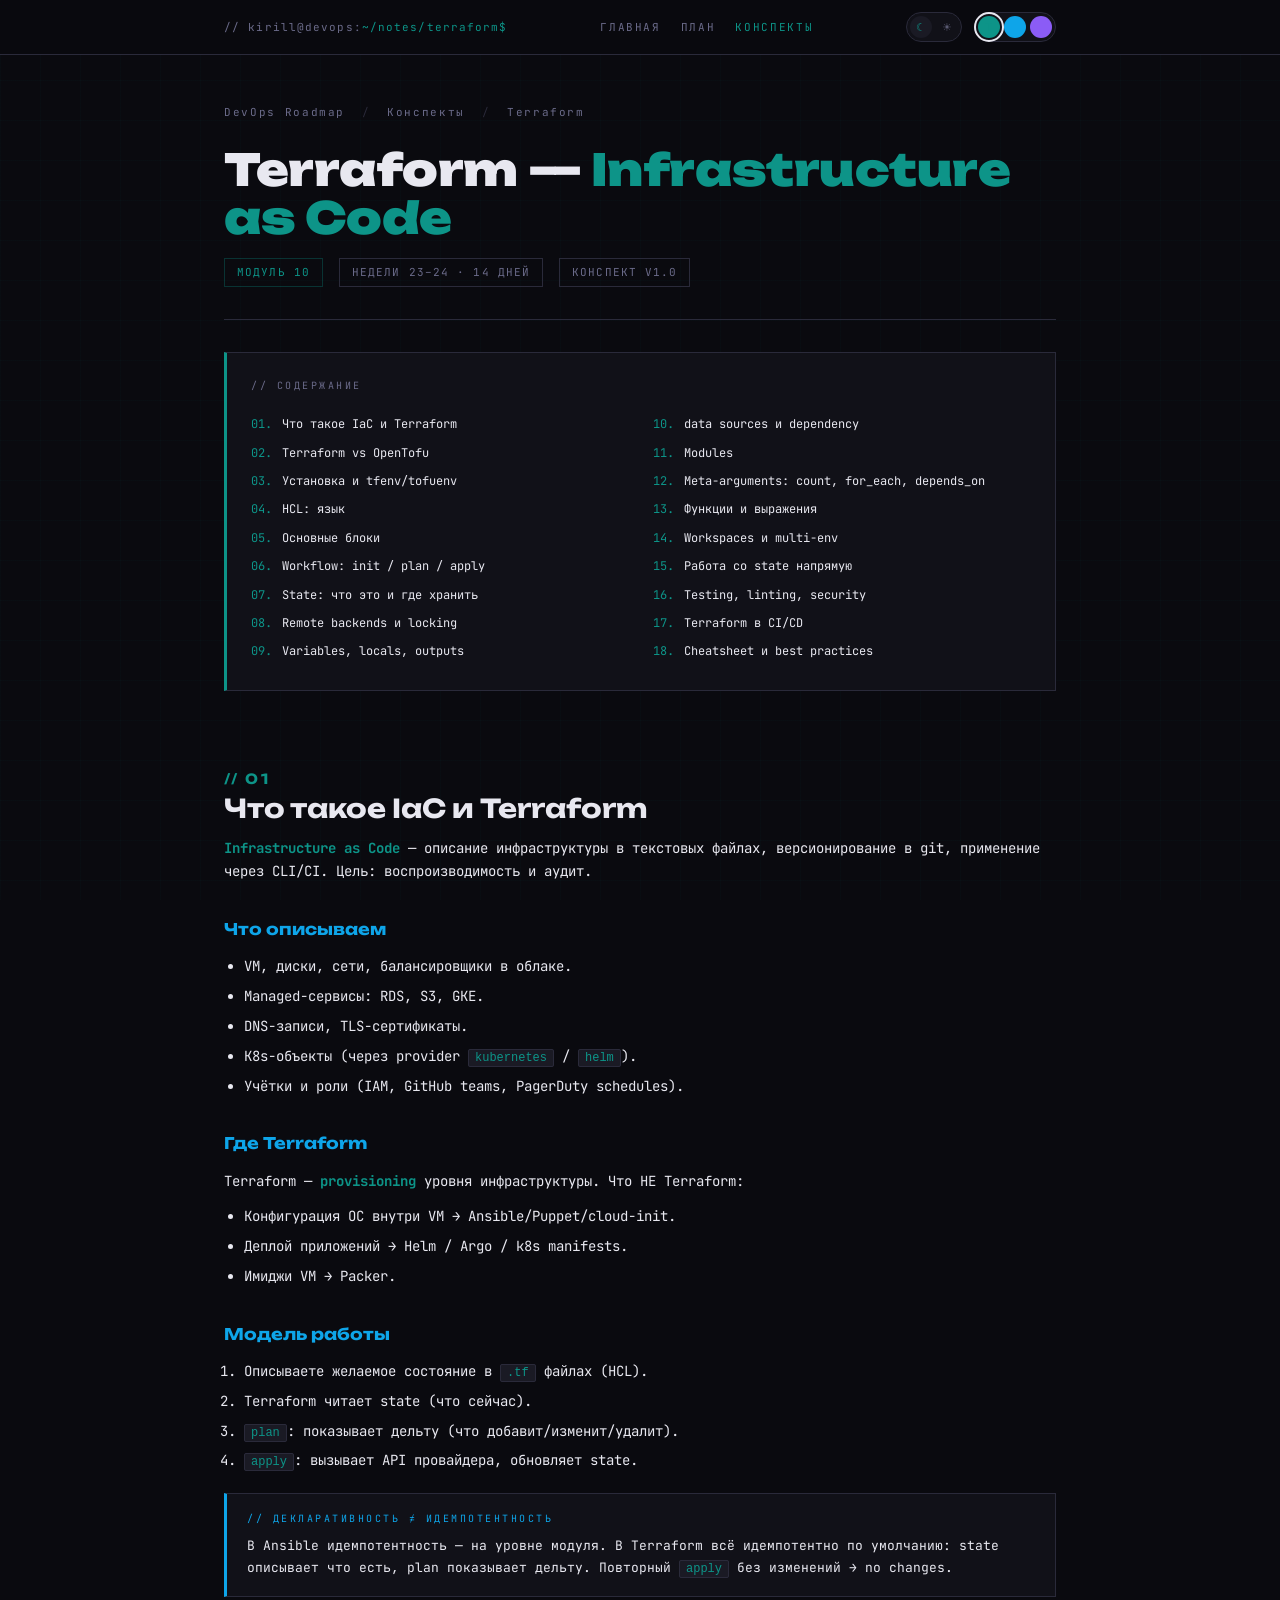
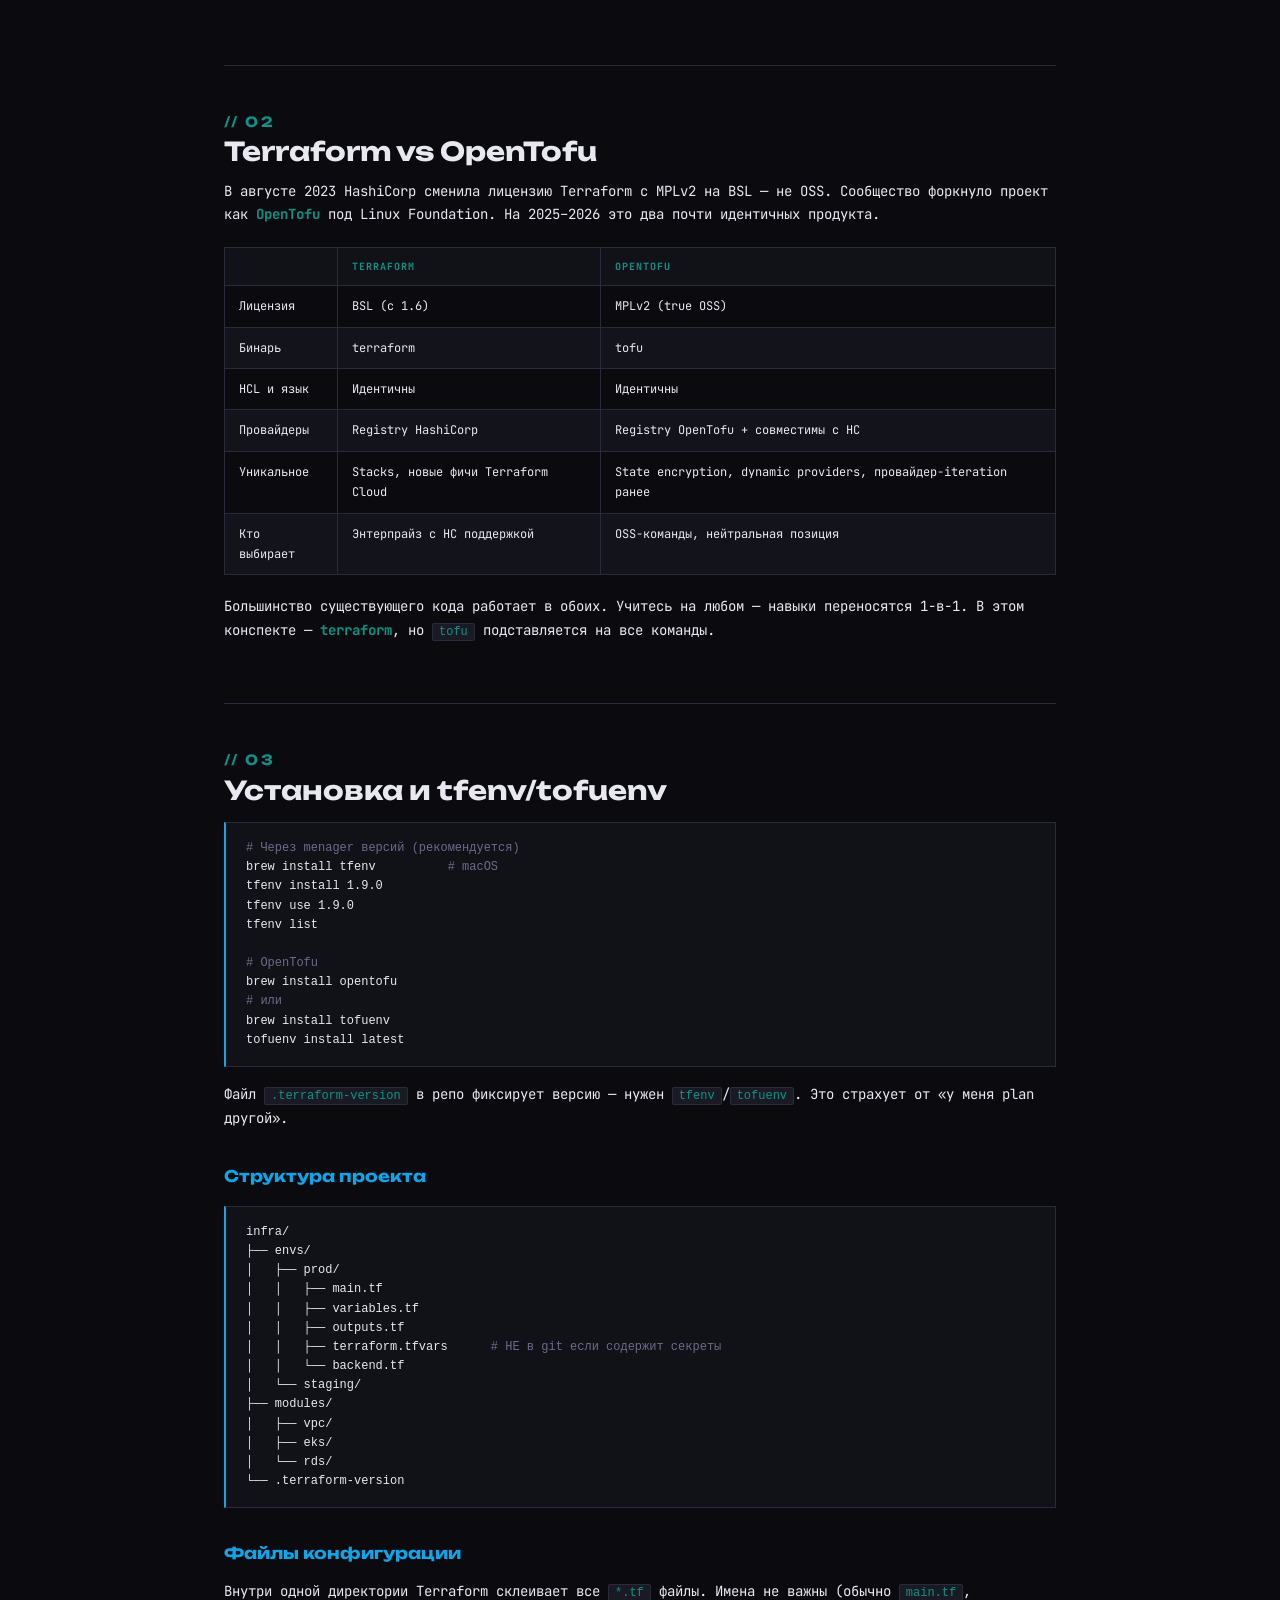
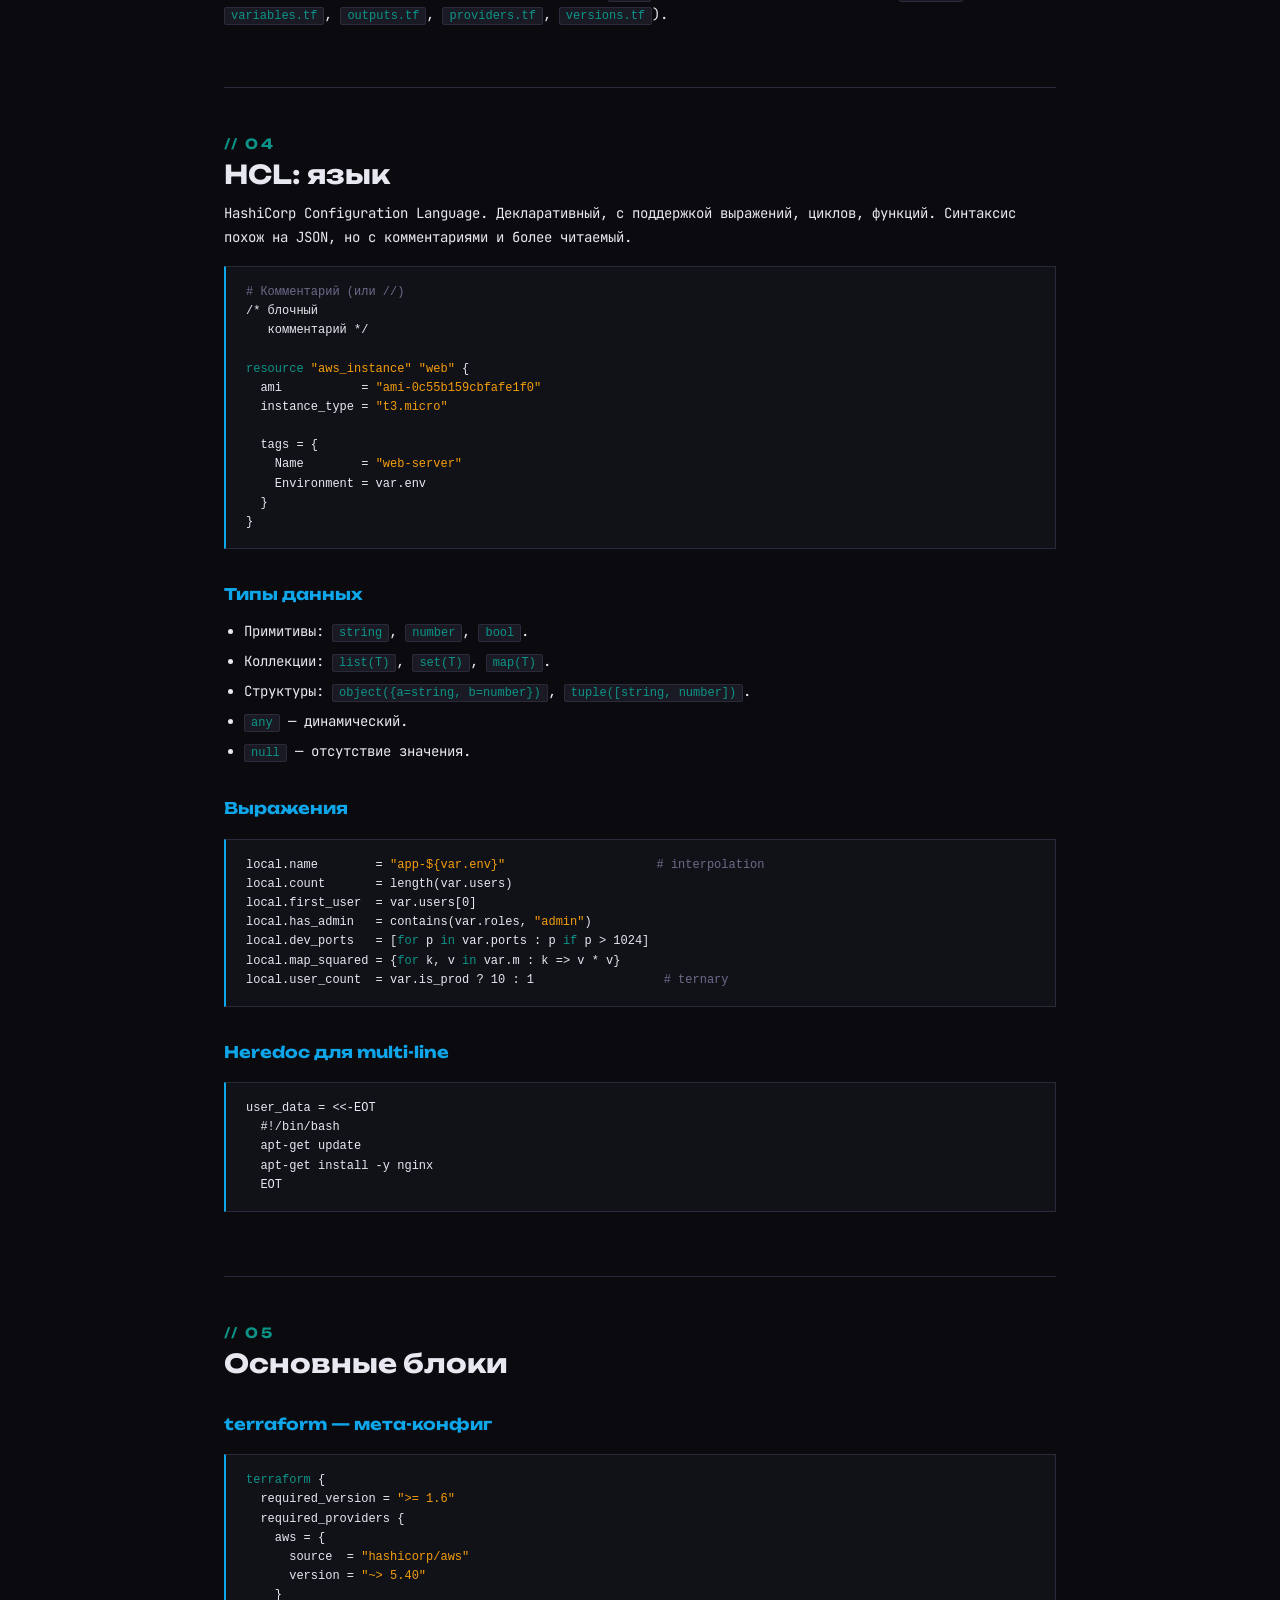
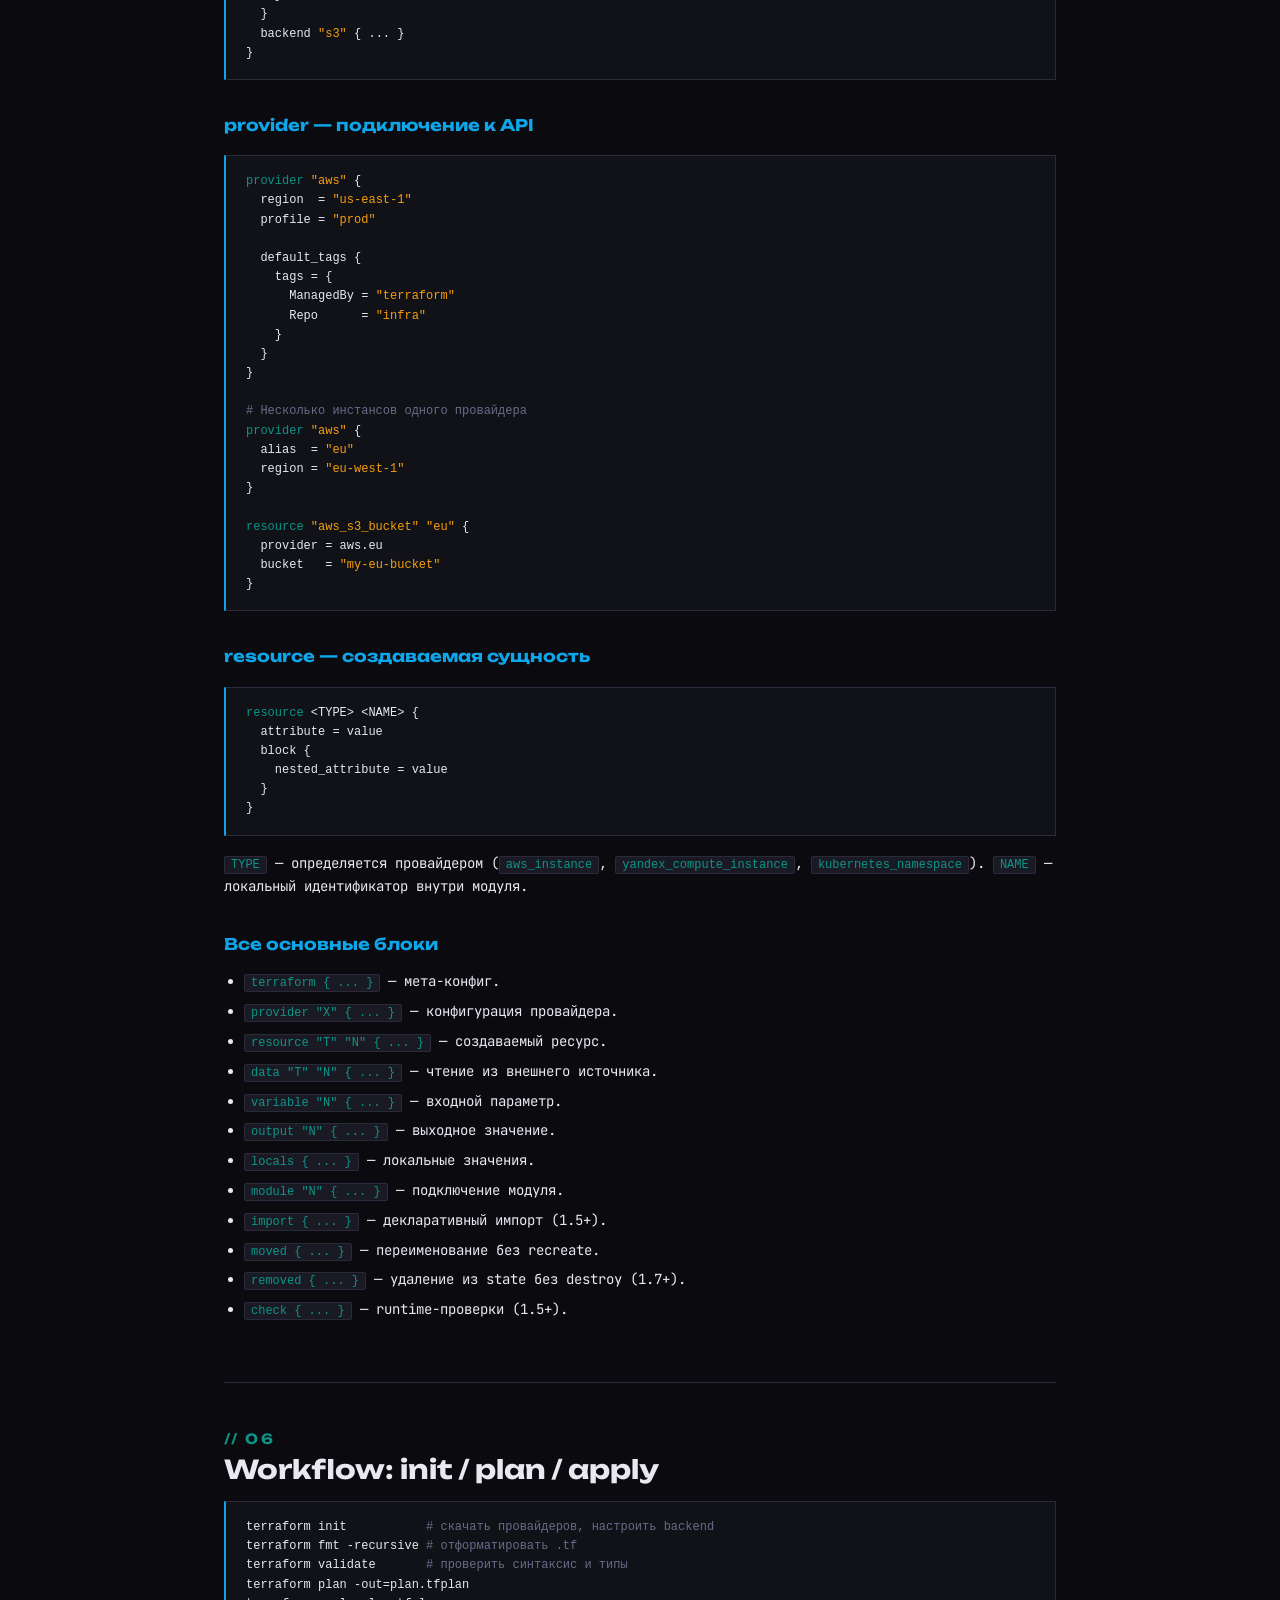
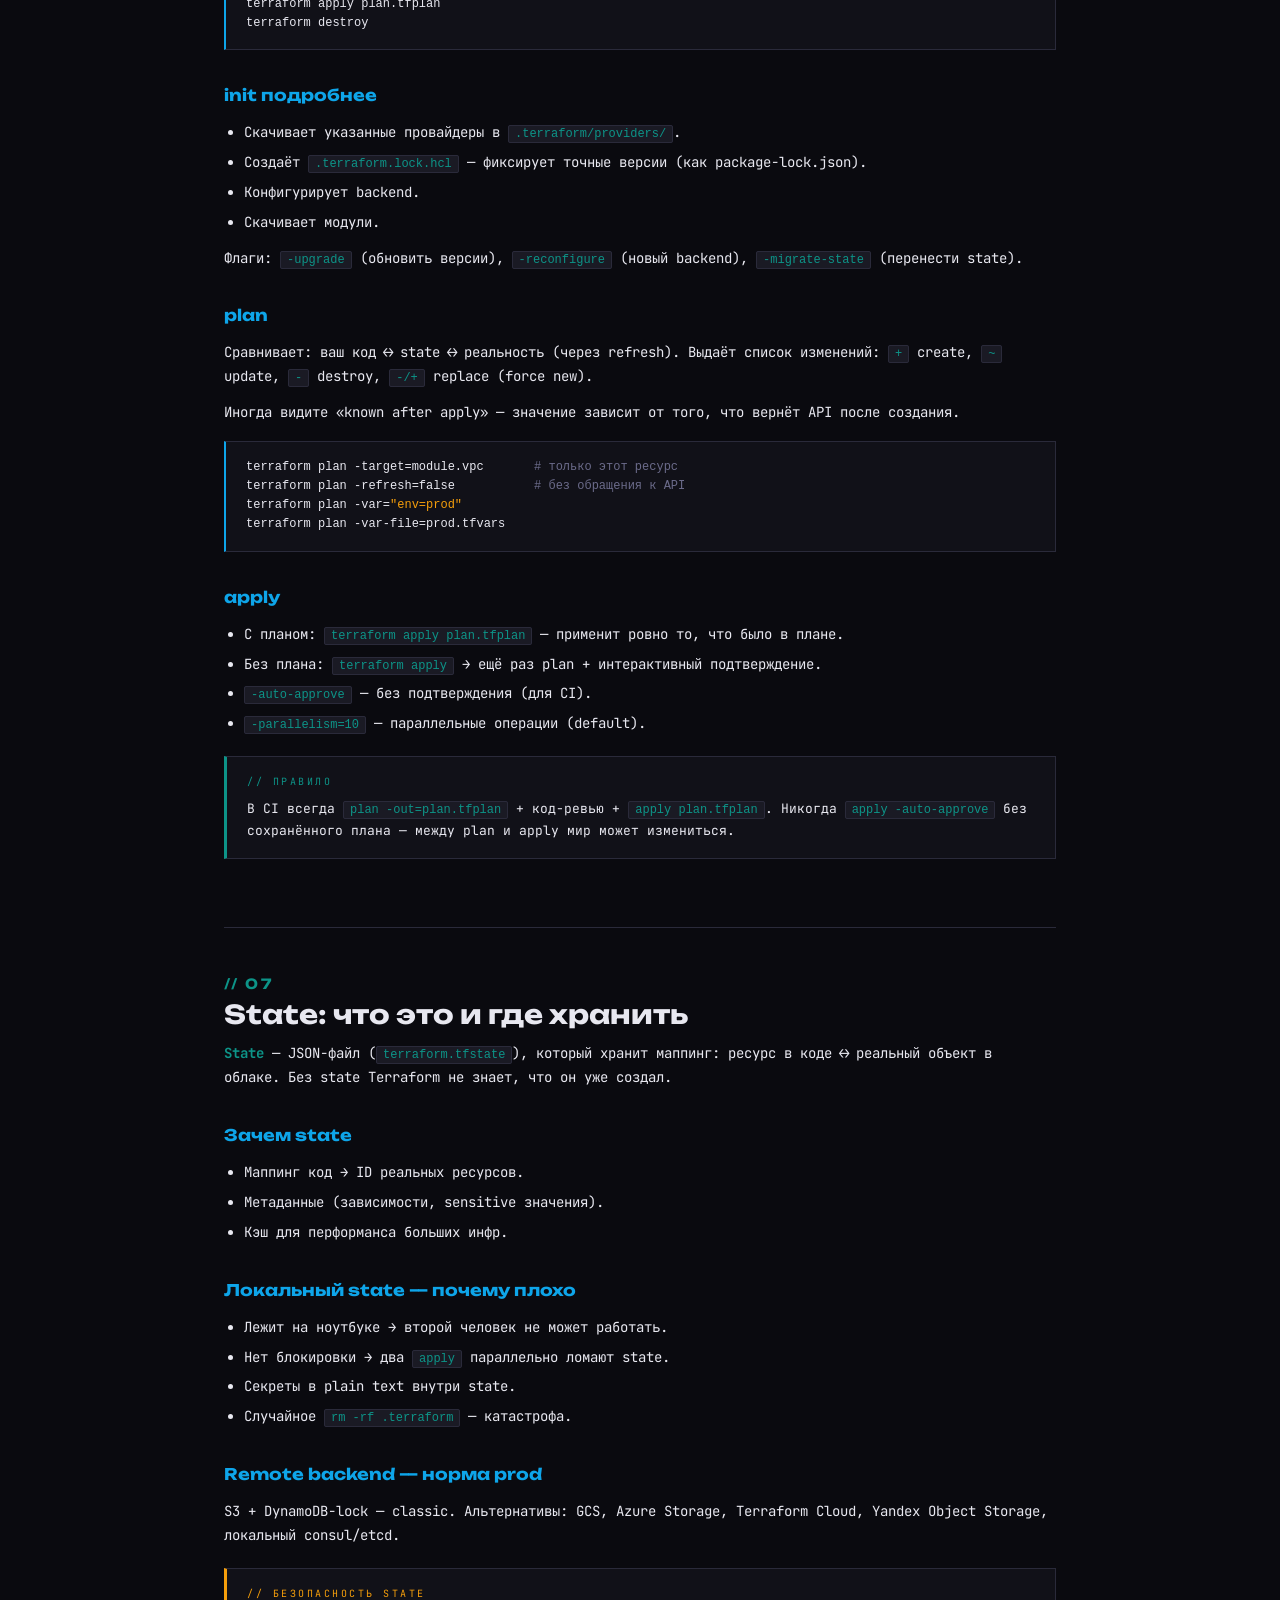
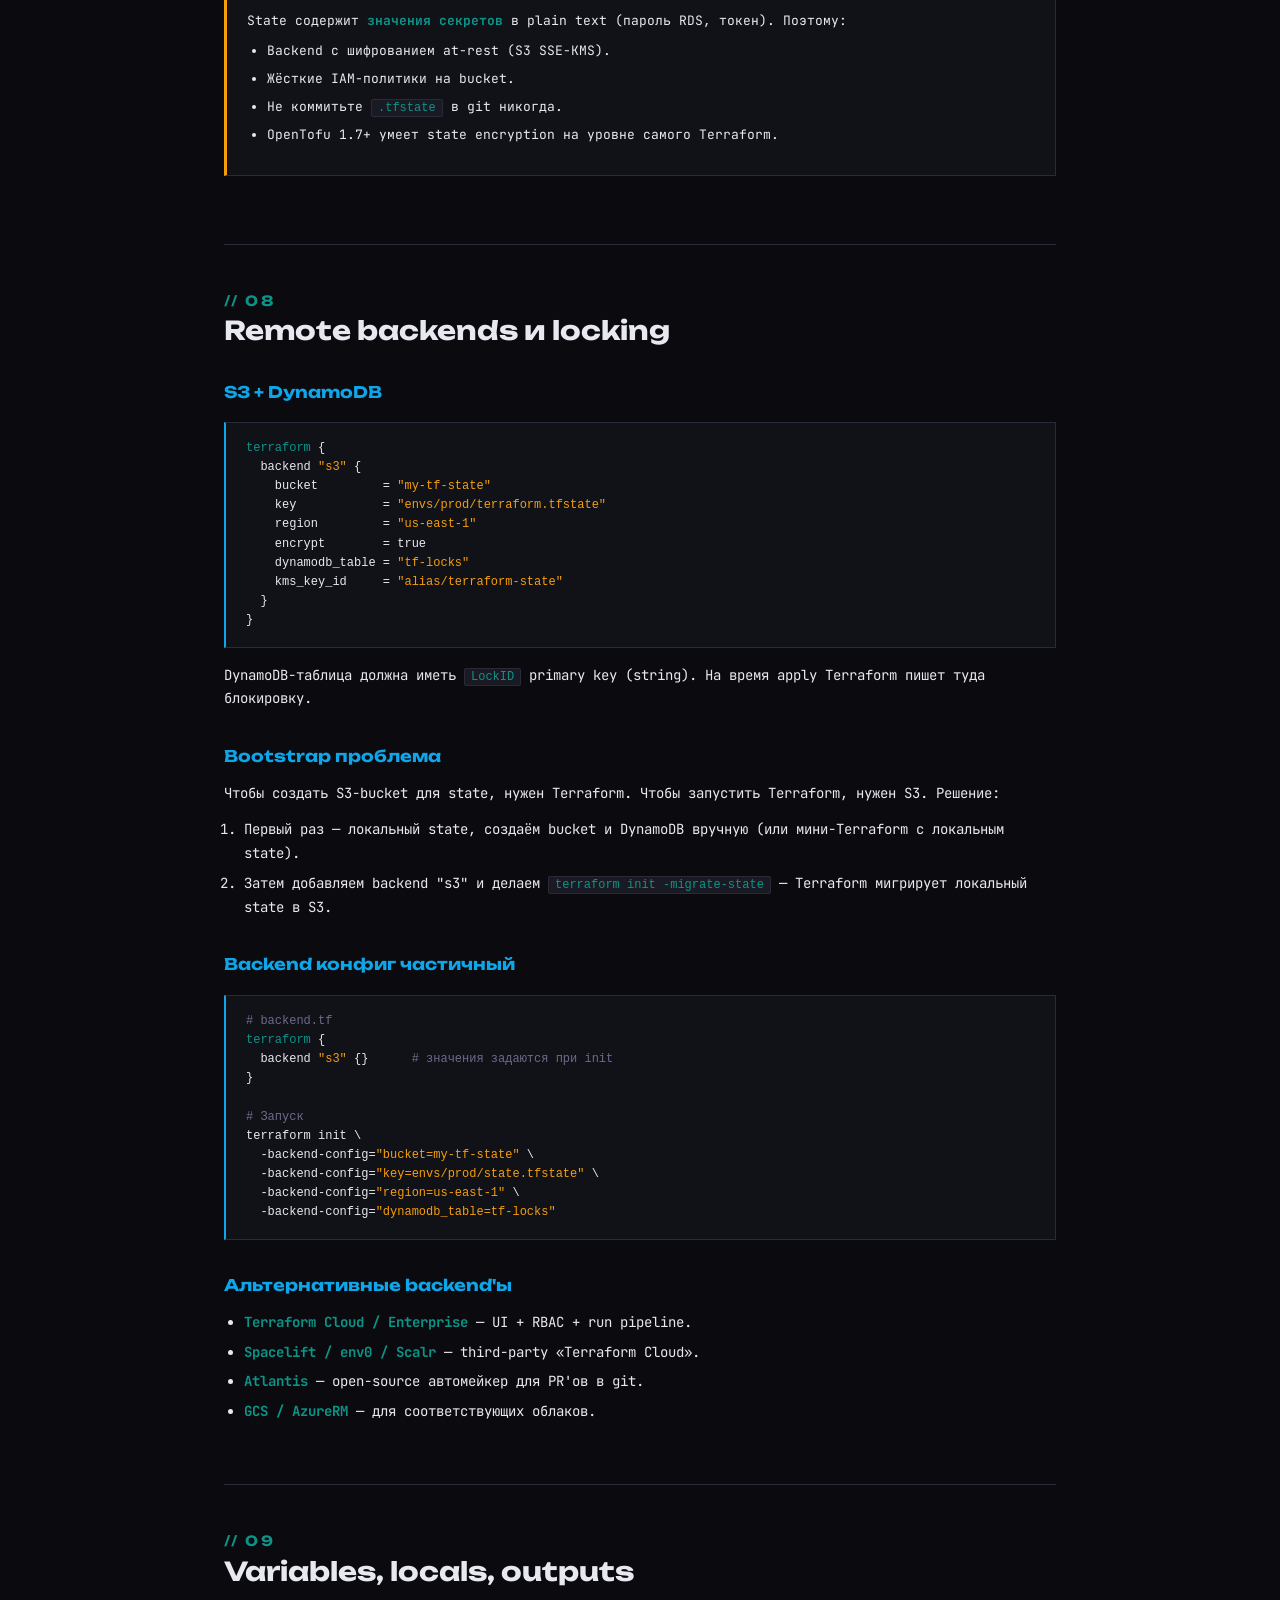
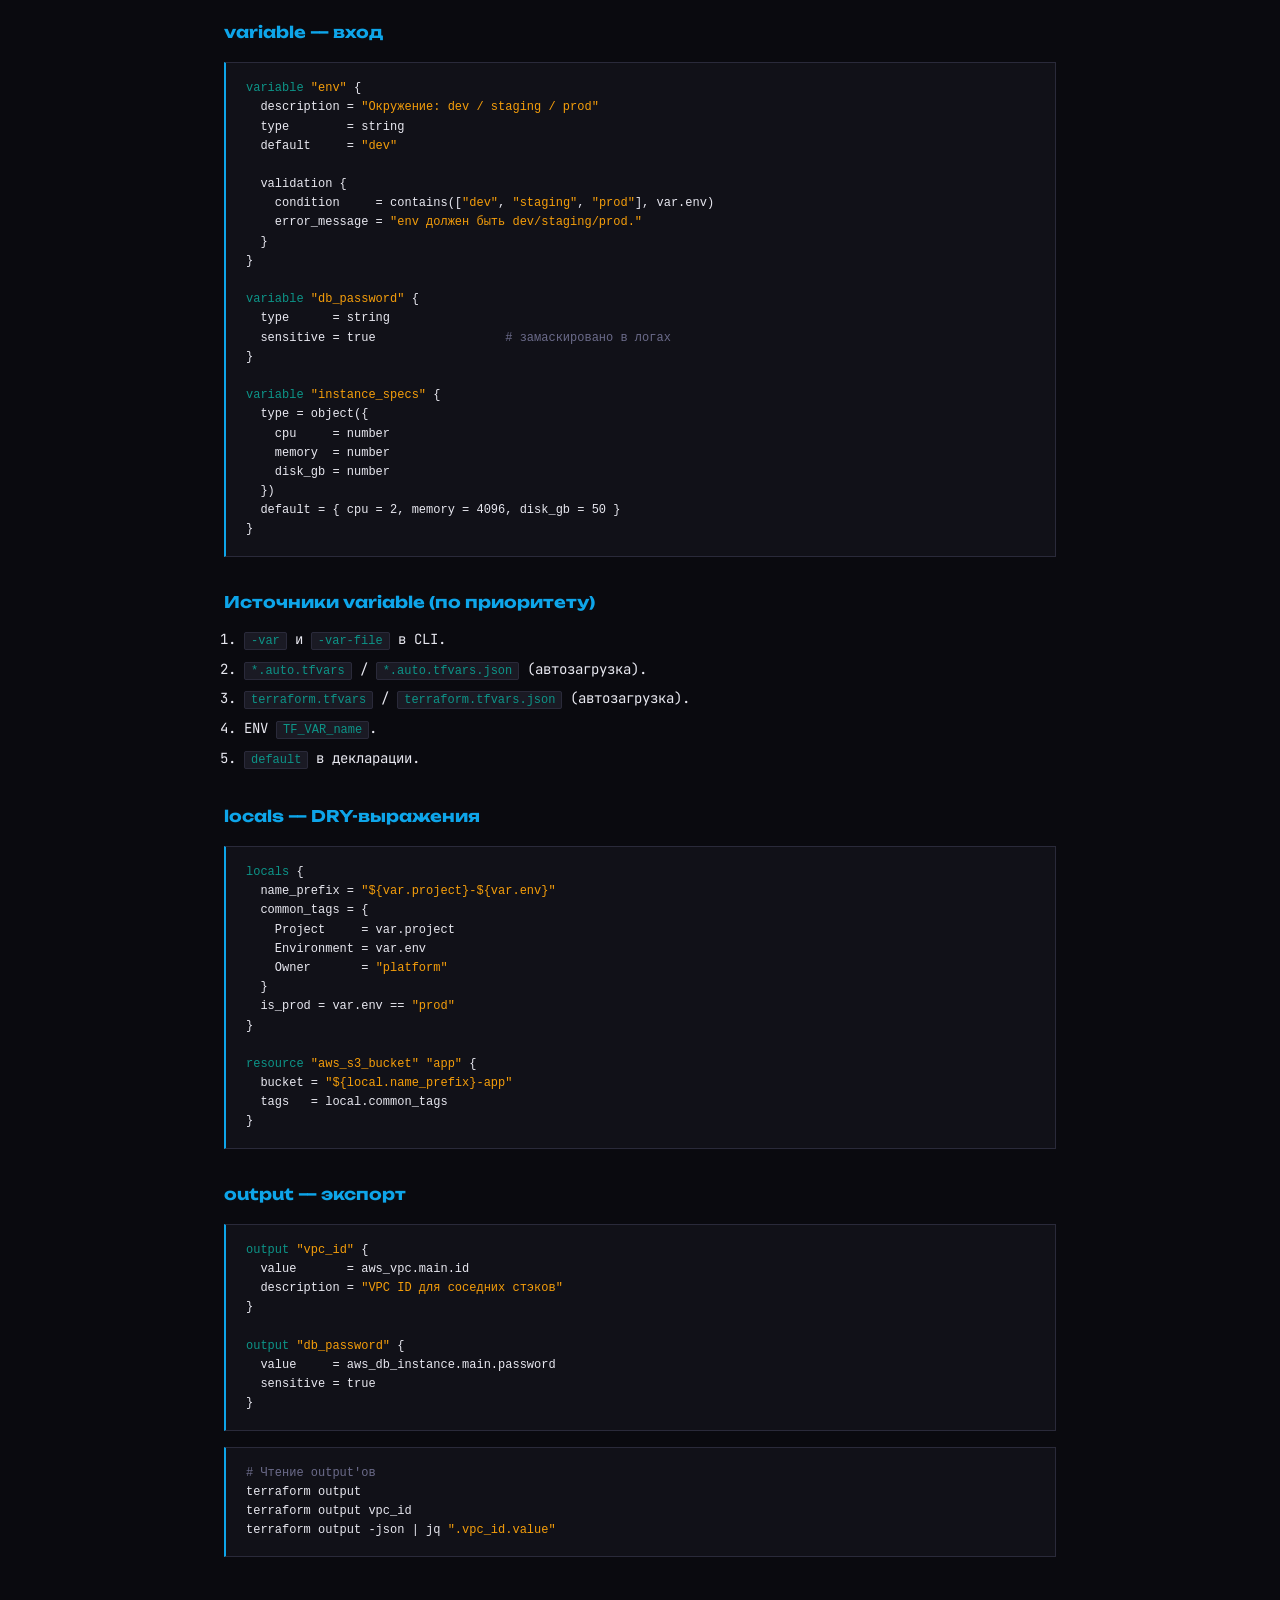
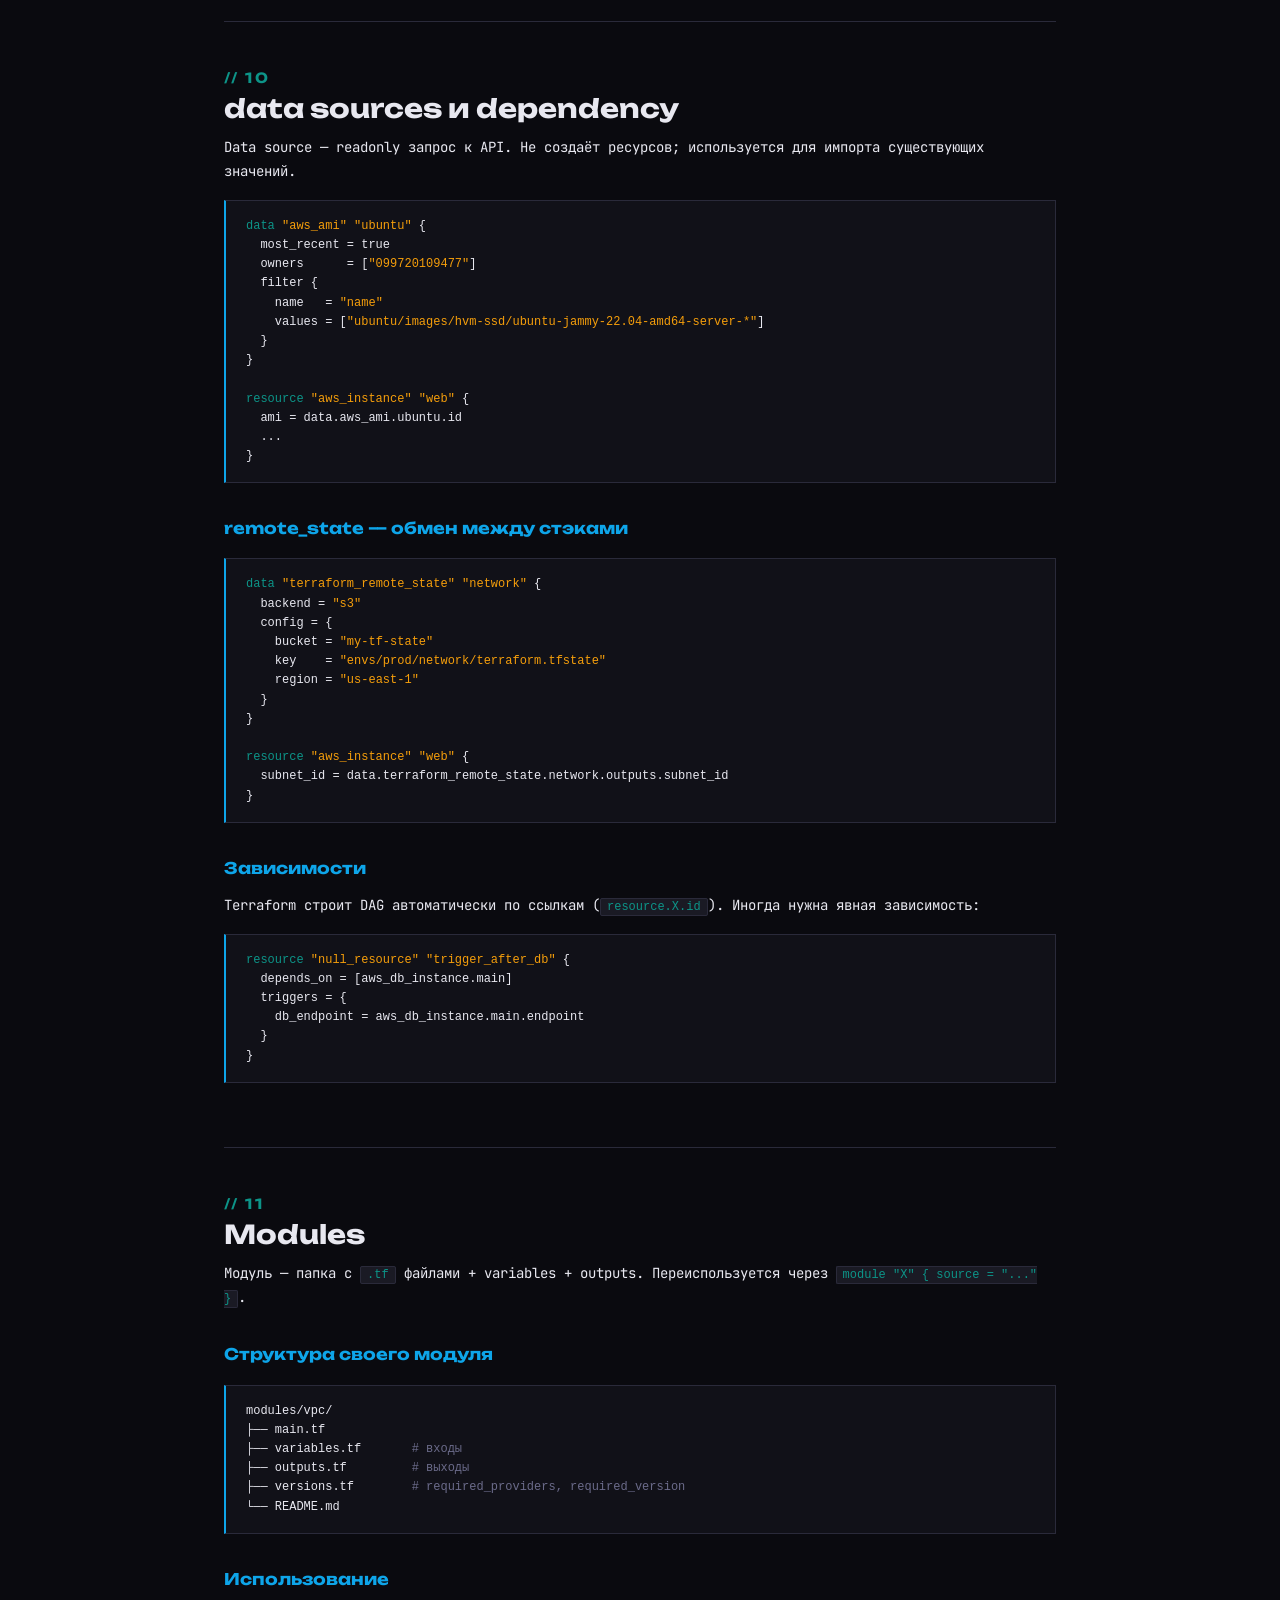
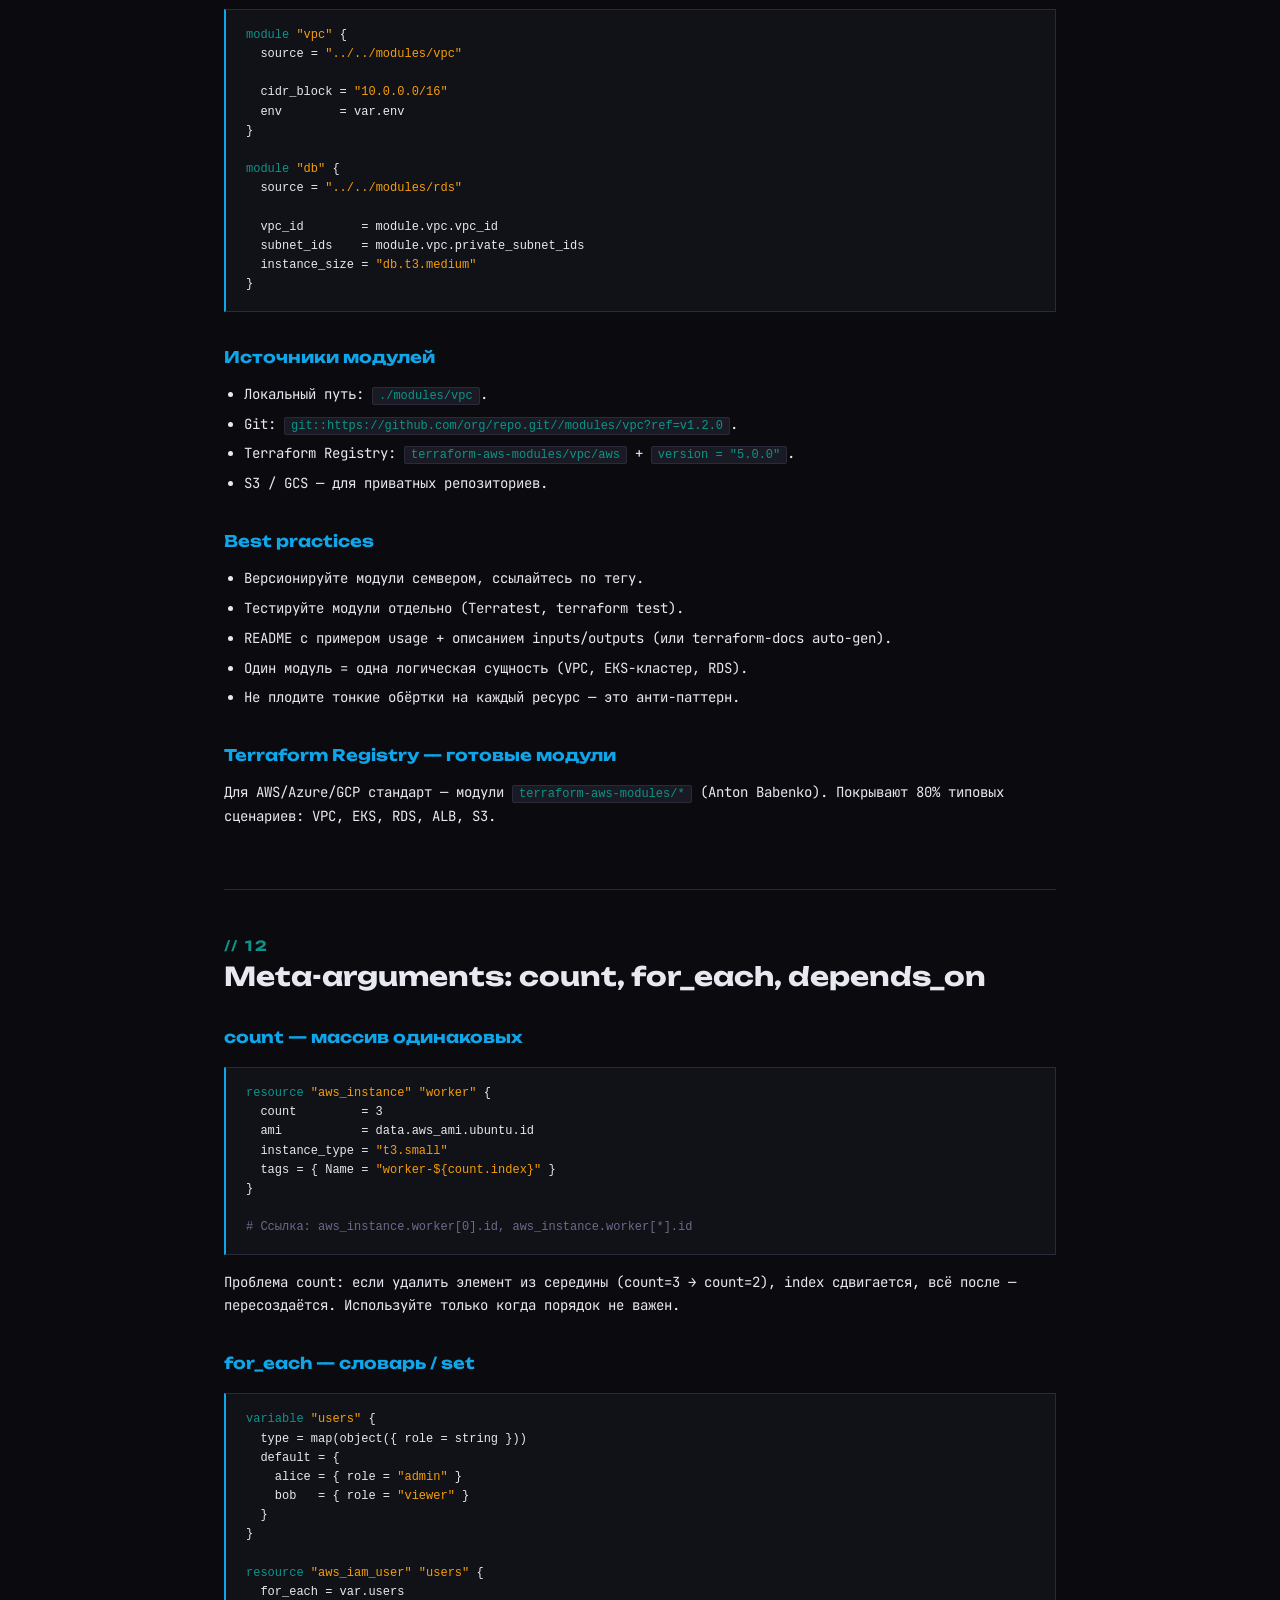
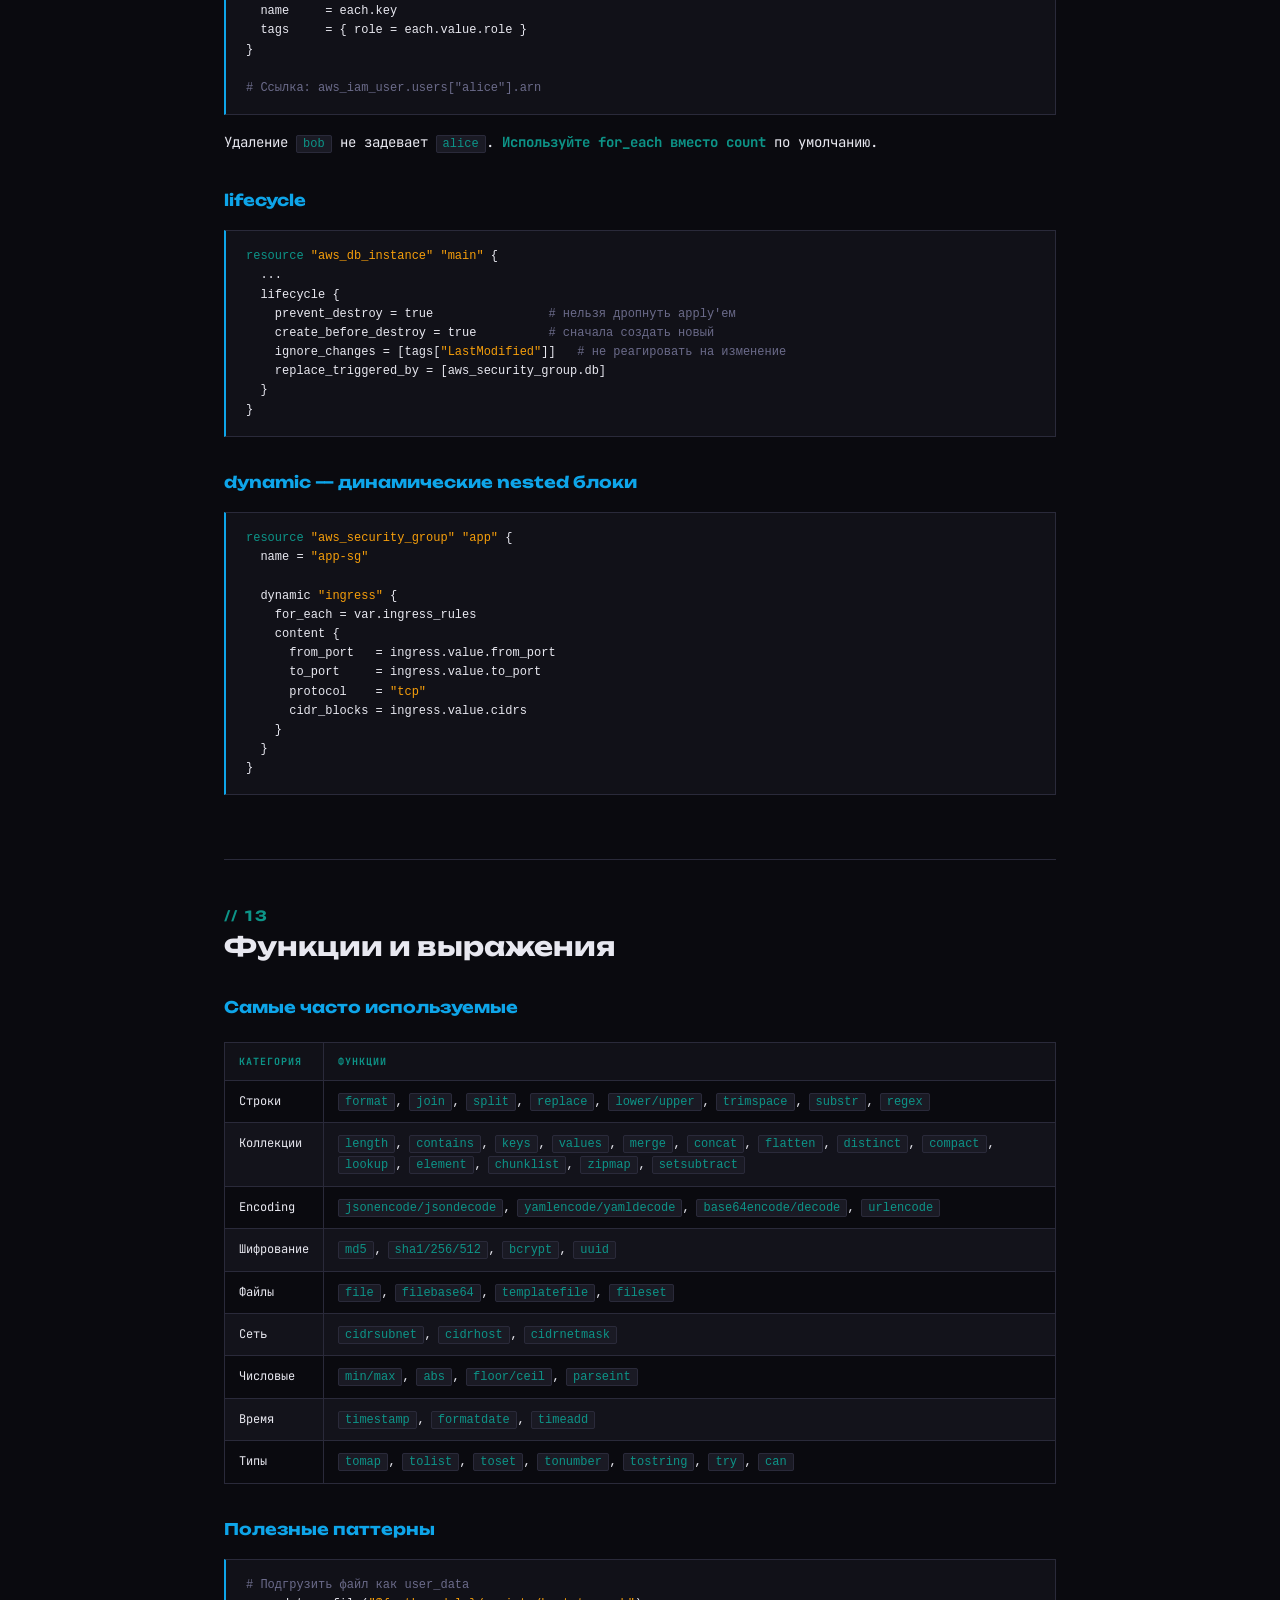
<file: notes/terraform.html>
<!DOCTYPE html>
<html lang="ru">
<head>
<meta charset="UTF-8">
<meta name="viewport" content="width=device-width, initial-scale=1.0">
<title>Конспект · Terraform — IaC</title>
<link href="https://fonts.googleapis.com/css2?family=JetBrains+Mono:wght@300;400;600;700&family=Unbounded:wght@300;400;700;900&display=swap" rel="stylesheet">
<link rel="stylesheet" href="../css/base.css">
<link rel="stylesheet" href="../css/notes.css">
<script>(function(){try{var t=localStorage.getItem('dr-theme');var p=localStorage.getItem('dr-palette');if(t)document.documentElement.setAttribute('data-theme',t);if(p)document.documentElement.setAttribute('data-palette',p);}catch(e){}})();</script>
<script defer src="../js/theme.js"></script>
</head>
<body>

<nav class="topnav">
  <div class="topnav-inner">
    <div class="topnav-brand">// kirill@devops:<span>~/notes/terraform$</span></div>
    <div class="topnav-links">
      <a href="../index.html">Главная</a>
      <a href="../index.html#plan">План</a>
      <a href="../index.html#notes" class="active">Конспекты</a>
    </div>
    <div class="theme-switch" data-theme-switch></div>
  </div>
</nav>

<div class="container">

  <div class="note-hero">
    <div class="breadcrumb">
      <a href="../index.html">DevOps Roadmap</a>
      <span class="breadcrumb-sep">/</span>
      <a href="../index.html#notes">Конспекты</a>
      <span class="breadcrumb-sep">/</span>
      Terraform
    </div>
    <h1>Terraform — <span>Infrastructure as Code</span></h1>
    <div class="note-hero-meta">
      <span class="tag-accent">МОДУЛЬ 10</span>
      <span>Недели 23–24 · 14 дней</span>
      <span>Конспект v1.0</span>
    </div>
  </div>

  <div class="toc">
    <div class="toc-label">// Содержание</div>
    <ol>
      <li><a href="#intro">Что такое IaC и Terraform</a></li>
      <li><a href="#tf-vs-opentofu">Terraform vs OpenTofu</a></li>
      <li><a href="#install">Установка и tfenv/tofuenv</a></li>
      <li><a href="#hcl">HCL: язык</a></li>
      <li><a href="#blocks">Основные блоки</a></li>
      <li><a href="#lifecycle">Workflow: init / plan / apply</a></li>
      <li><a href="#state">State: что это и где хранить</a></li>
      <li><a href="#backends">Remote backends и locking</a></li>
      <li><a href="#vars">Variables, locals, outputs</a></li>
      <li><a href="#datasources">data sources и dependency</a></li>
      <li><a href="#modules">Modules</a></li>
      <li><a href="#meta">Meta-arguments: count, for_each, depends_on</a></li>
      <li><a href="#functions">Функции и выражения</a></li>
      <li><a href="#workspaces">Workspaces и multi-env</a></li>
      <li><a href="#state-ops">Работа со state напрямую</a></li>
      <li><a href="#testing">Testing, linting, security</a></li>
      <li><a href="#cicd">Terraform в CI/CD</a></li>
      <li><a href="#cheatsheet">Cheatsheet и best practices</a></li>
    </ol>
  </div>

  <section class="note-section" id="intro">
    <h2><span class="num">// 01</span>Что такое IaC и Terraform</h2>
    <p><strong>Infrastructure as Code</strong> — описание инфраструктуры в текстовых файлах, версионирование в git, применение через CLI/CI. Цель: воспроизводимость и аудит.</p>

    <h3>Что описываем</h3>
    <ul>
      <li>VM, диски, сети, балансировщики в облаке.</li>
      <li>Managed-сервисы: RDS, S3, GKE.</li>
      <li>DNS-записи, TLS-сертификаты.</li>
      <li>K8s-объекты (через provider <code>kubernetes</code> / <code>helm</code>).</li>
      <li>Учётки и роли (IAM, GitHub teams, PagerDuty schedules).</li>
    </ul>

    <h3>Где Terraform</h3>
    <p>Terraform — <strong>provisioning</strong> уровня инфраструктуры. Что НЕ Terraform:</p>
    <ul>
      <li>Конфигурация ОС внутри VM → Ansible/Puppet/cloud-init.</li>
      <li>Деплой приложений → Helm / Argo / k8s manifests.</li>
      <li>Имиджи VM → Packer.</li>
    </ul>

    <h3>Модель работы</h3>
    <ol>
      <li>Описываете желаемое состояние в <code>.tf</code> файлах (HCL).</li>
      <li>Terraform читает state (что сейчас).</li>
      <li><code>plan</code>: показывает дельту (что добавит/изменит/удалит).</li>
      <li><code>apply</code>: вызывает API провайдера, обновляет state.</li>
    </ol>

    <div class="callout info">
      <div class="callout-label">// Декларативность ≠ идемпотентность</div>
      В Ansible идемпотентность — на уровне модуля. В Terraform всё идемпотентно по умолчанию: state описывает что есть, plan показывает дельту. Повторный <code>apply</code> без изменений → no changes.
    </div>
  </section>

  <section class="note-section" id="tf-vs-opentofu">
    <h2><span class="num">// 02</span>Terraform vs OpenTofu</h2>
    <p>В августе 2023 HashiCorp сменила лицензию Terraform с MPLv2 на BSL — не OSS. Сообщество форкнуло проект как <strong>OpenTofu</strong> под Linux Foundation. На 2025–2026 это два почти идентичных продукта.</p>

    <table class="compare">
      <thead><tr><th></th><th>Terraform</th><th>OpenTofu</th></tr></thead>
      <tbody>
        <tr><td>Лицензия</td><td>BSL (с 1.6)</td><td>MPLv2 (true OSS)</td></tr>
        <tr><td>Бинарь</td><td>terraform</td><td>tofu</td></tr>
        <tr><td>HCL и язык</td><td>Идентичны</td><td>Идентичны</td></tr>
        <tr><td>Провайдеры</td><td>Registry HashiCorp</td><td>Registry OpenTofu + совместимы с HC</td></tr>
        <tr><td>Уникальное</td><td>Stacks, новые фичи Terraform Cloud</td><td>State encryption, dynamic providers, провайдер-iteration ранее</td></tr>
        <tr><td>Кто выбирает</td><td>Энтерпрайз с HC поддержкой</td><td>OSS-команды, нейтральная позиция</td></tr>
      </tbody>
    </table>

    <p>Большинство существующего кода работает в обоих. Учитесь на любом — навыки переносятся 1-в-1. В этом конспекте — <strong>terraform</strong>, но <code>tofu</code> подставляется на все команды.</p>
  </section>

  <section class="note-section" id="install">
    <h2><span class="num">// 03</span>Установка и tfenv/tofuenv</h2>

<pre><code><span class="cmt"># Через menager версий (рекомендуется)</span>
brew install tfenv          <span class="cmt"># macOS</span>
tfenv install 1.9.0
tfenv use 1.9.0
tfenv list

<span class="cmt"># OpenTofu</span>
brew install opentofu
<span class="cmt"># или</span>
brew install tofuenv
tofuenv install latest
</code></pre>

    <p>Файл <code>.terraform-version</code> в репо фиксирует версию — нужен <code>tfenv</code>/<code>tofuenv</code>. Это страхует от «у меня plan другой».</p>

    <h3>Структура проекта</h3>
<pre><code>infra/
├── envs/
│   ├── prod/
│   │   ├── main.tf
│   │   ├── variables.tf
│   │   ├── outputs.tf
│   │   ├── terraform.tfvars      <span class="cmt"># НЕ в git если содержит секреты</span>
│   │   └── backend.tf
│   └── staging/
├── modules/
│   ├── vpc/
│   ├── eks/
│   └── rds/
└── .terraform-version
</code></pre>

    <h3>Файлы конфигурации</h3>
    <p>Внутри одной директории Terraform склеивает все <code>*.tf</code> файлы. Имена не важны (обычно <code>main.tf</code>, <code>variables.tf</code>, <code>outputs.tf</code>, <code>providers.tf</code>, <code>versions.tf</code>).</p>
  </section>

  <section class="note-section" id="hcl">
    <h2><span class="num">// 04</span>HCL: язык</h2>
    <p>HashiCorp Configuration Language. Декларативный, с поддержкой выражений, циклов, функций. Синтаксис похож на JSON, но с комментариями и более читаемый.</p>

<pre><code><span class="cmt"># Комментарий (или //)</span>
/* блочный
   комментарий */

<span class="kw">resource</span> <span class="str">"aws_instance"</span> <span class="str">"web"</span> {
  ami           = <span class="str">"ami-0c55b159cbfafe1f0"</span>
  instance_type = <span class="str">"t3.micro"</span>

  tags = {
    Name        = <span class="str">"web-server"</span>
    Environment = var.env
  }
}
</code></pre>

    <h3>Типы данных</h3>
    <ul>
      <li>Примитивы: <code>string</code>, <code>number</code>, <code>bool</code>.</li>
      <li>Коллекции: <code>list(T)</code>, <code>set(T)</code>, <code>map(T)</code>.</li>
      <li>Структуры: <code>object({a=string, b=number})</code>, <code>tuple([string, number])</code>.</li>
      <li><code>any</code> — динамический.</li>
      <li><code>null</code> — отсутствие значения.</li>
    </ul>

    <h3>Выражения</h3>
<pre><code>local.name        = <span class="str">"app-${var.env}"</span>                     <span class="cmt"># interpolation</span>
local.count       = length(var.users)
local.first_user  = var.users[0]
local.has_admin   = contains(var.roles, <span class="str">"admin"</span>)
local.dev_ports   = [<span class="kw">for</span> p <span class="kw">in</span> var.ports : p <span class="kw">if</span> p &gt; 1024]
local.map_squared = {<span class="kw">for</span> k, v <span class="kw">in</span> var.m : k =&gt; v * v}
local.user_count  = var.is_prod ? 10 : 1                  <span class="cmt"># ternary</span>
</code></pre>

    <h3>Heredoc для multi-line</h3>
<pre><code>user_data = &lt;&lt;-EOT
  #!/bin/bash
  apt-get update
  apt-get install -y nginx
  EOT
</code></pre>
  </section>

  <section class="note-section" id="blocks">
    <h2><span class="num">// 05</span>Основные блоки</h2>

    <h3>terraform — мета-конфиг</h3>
<pre><code><span class="kw">terraform</span> {
  required_version = <span class="str">"&gt;= 1.6"</span>
  required_providers {
    aws = {
      source  = <span class="str">"hashicorp/aws"</span>
      version = <span class="str">"~&gt; 5.40"</span>
    }
  }
  backend <span class="str">"s3"</span> { ... }
}
</code></pre>

    <h3>provider — подключение к API</h3>
<pre><code><span class="kw">provider</span> <span class="str">"aws"</span> {
  region  = <span class="str">"us-east-1"</span>
  profile = <span class="str">"prod"</span>

  default_tags {
    tags = {
      ManagedBy = <span class="str">"terraform"</span>
      Repo      = <span class="str">"infra"</span>
    }
  }
}

<span class="cmt"># Несколько инстансов одного провайдера</span>
<span class="kw">provider</span> <span class="str">"aws"</span> {
  alias  = <span class="str">"eu"</span>
  region = <span class="str">"eu-west-1"</span>
}

<span class="kw">resource</span> <span class="str">"aws_s3_bucket"</span> <span class="str">"eu"</span> {
  provider = aws.eu
  bucket   = <span class="str">"my-eu-bucket"</span>
}
</code></pre>

    <h3>resource — создаваемая сущность</h3>
<pre><code><span class="kw">resource</span> &lt;TYPE&gt; &lt;NAME&gt; {
  attribute = value
  block {
    nested_attribute = value
  }
}
</code></pre>
    <p><code>TYPE</code> — определяется провайдером (<code>aws_instance</code>, <code>yandex_compute_instance</code>, <code>kubernetes_namespace</code>). <code>NAME</code> — локальный идентификатор внутри модуля.</p>

    <h3>Все основные блоки</h3>
    <ul>
      <li><code>terraform { ... }</code> — мета-конфиг.</li>
      <li><code>provider "X" { ... }</code> — конфигурация провайдера.</li>
      <li><code>resource "T" "N" { ... }</code> — создаваемый ресурс.</li>
      <li><code>data "T" "N" { ... }</code> — чтение из внешнего источника.</li>
      <li><code>variable "N" { ... }</code> — входной параметр.</li>
      <li><code>output "N" { ... }</code> — выходное значение.</li>
      <li><code>locals { ... }</code> — локальные значения.</li>
      <li><code>module "N" { ... }</code> — подключение модуля.</li>
      <li><code>import { ... }</code> — декларативный импорт (1.5+).</li>
      <li><code>moved { ... }</code> — переименование без recreate.</li>
      <li><code>removed { ... }</code> — удаление из state без destroy (1.7+).</li>
      <li><code>check { ... }</code> — runtime-проверки (1.5+).</li>
    </ul>
  </section>

  <section class="note-section" id="lifecycle">
    <h2><span class="num">// 06</span>Workflow: init / plan / apply</h2>

<pre><code>terraform init           <span class="cmt"># скачать провайдеров, настроить backend</span>
terraform fmt -recursive <span class="cmt"># отформатировать .tf</span>
terraform validate       <span class="cmt"># проверить синтаксис и типы</span>
terraform plan -out=plan.tfplan
terraform apply plan.tfplan
terraform destroy
</code></pre>

    <h3>init подробнее</h3>
    <ul>
      <li>Скачивает указанные провайдеры в <code>.terraform/providers/</code>.</li>
      <li>Создаёт <code>.terraform.lock.hcl</code> — фиксирует точные версии (как package-lock.json).</li>
      <li>Конфигурирует backend.</li>
      <li>Скачивает модули.</li>
    </ul>

    <p>Флаги: <code>-upgrade</code> (обновить версии), <code>-reconfigure</code> (новый backend), <code>-migrate-state</code> (перенести state).</p>

    <h3>plan</h3>
    <p>Сравнивает: ваш код ↔ state ↔ реальность (через refresh). Выдаёт список изменений: <code>+</code> create, <code>~</code> update, <code>-</code> destroy, <code>-/+</code> replace (force new).</p>

    <p>Иногда видите «known after apply» — значение зависит от того, что вернёт API после создания.</p>

<pre><code>terraform plan -target=module.vpc       <span class="cmt"># только этот ресурс</span>
terraform plan -refresh=false           <span class="cmt"># без обращения к API</span>
terraform plan -var=<span class="str">"env=prod"</span>
terraform plan -var-file=prod.tfvars
</code></pre>

    <h3>apply</h3>
    <ul>
      <li>С планом: <code>terraform apply plan.tfplan</code> — применит ровно то, что было в плане.</li>
      <li>Без плана: <code>terraform apply</code> → ещё раз plan + интерактивный подтверждение.</li>
      <li><code>-auto-approve</code> — без подтверждения (для CI).</li>
      <li><code>-parallelism=10</code> — параллельные операции (default).</li>
    </ul>

    <div class="callout tip">
      <div class="callout-label">// Правило</div>
      В CI всегда <code>plan -out=plan.tfplan</code> + код-ревью + <code>apply plan.tfplan</code>. Никогда <code>apply -auto-approve</code> без сохранённого плана — между plan и apply мир может измениться.
    </div>
  </section>

  <section class="note-section" id="state">
    <h2><span class="num">// 07</span>State: что это и где хранить</h2>
    <p><strong>State</strong> — JSON-файл (<code>terraform.tfstate</code>), который хранит маппинг: ресурс в коде ↔ реальный объект в облаке. Без state Terraform не знает, что он уже создал.</p>

    <h3>Зачем state</h3>
    <ul>
      <li>Маппинг код → ID реальных ресурсов.</li>
      <li>Метаданные (зависимости, sensitive значения).</li>
      <li>Кэш для перформанса больших инфр.</li>
    </ul>

    <h3>Локальный state — почему плохо</h3>
    <ul>
      <li>Лежит на ноутбуке → второй человек не может работать.</li>
      <li>Нет блокировки → два <code>apply</code> параллельно ломают state.</li>
      <li>Секреты в plain text внутри state.</li>
      <li>Случайное <code>rm -rf .terraform</code> — катастрофа.</li>
    </ul>

    <h3>Remote backend — норма prod</h3>
    <p>S3 + DynamoDB-lock — classic. Альтернативы: GCS, Azure Storage, Terraform Cloud, Yandex Object Storage, локальный consul/etcd.</p>

    <div class="callout">
      <div class="callout-label">// Безопасность state</div>
      State содержит <strong>значения секретов</strong> в plain text (пароль RDS, токен). Поэтому:
      <ul style="margin-top:8px">
        <li>Backend с шифрованием at-rest (S3 SSE-KMS).</li>
        <li>Жёсткие IAM-политики на bucket.</li>
        <li>Не коммитьте <code>.tfstate</code> в git никогда.</li>
        <li>OpenTofu 1.7+ умеет state encryption на уровне самого Terraform.</li>
      </ul>
    </div>
  </section>

  <section class="note-section" id="backends">
    <h2><span class="num">// 08</span>Remote backends и locking</h2>

    <h3>S3 + DynamoDB</h3>
<pre><code><span class="kw">terraform</span> {
  backend <span class="str">"s3"</span> {
    bucket         = <span class="str">"my-tf-state"</span>
    key            = <span class="str">"envs/prod/terraform.tfstate"</span>
    region         = <span class="str">"us-east-1"</span>
    encrypt        = true
    dynamodb_table = <span class="str">"tf-locks"</span>
    kms_key_id     = <span class="str">"alias/terraform-state"</span>
  }
}
</code></pre>

    <p>DynamoDB-таблица должна иметь <code>LockID</code> primary key (string). На время apply Terraform пишет туда блокировку.</p>

    <h3>Bootstrap проблема</h3>
    <p>Чтобы создать S3-bucket для state, нужен Terraform. Чтобы запустить Terraform, нужен S3. Решение:</p>
    <ol>
      <li>Первый раз — локальный state, создаём bucket и DynamoDB вручную (или мини-Terraform с локальным state).</li>
      <li>Затем добавляем backend "s3" и делаем <code>terraform init -migrate-state</code> — Terraform мигрирует локальный state в S3.</li>
    </ol>

    <h3>Backend конфиг частичный</h3>
<pre><code><span class="cmt"># backend.tf</span>
<span class="kw">terraform</span> {
  backend <span class="str">"s3"</span> {}      <span class="cmt"># значения задаются при init</span>
}

<span class="cmt"># Запуск</span>
terraform init \
  -backend-config=<span class="str">"bucket=my-tf-state"</span> \
  -backend-config=<span class="str">"key=envs/prod/state.tfstate"</span> \
  -backend-config=<span class="str">"region=us-east-1"</span> \
  -backend-config=<span class="str">"dynamodb_table=tf-locks"</span>
</code></pre>

    <h3>Альтернативные backend'ы</h3>
    <ul>
      <li><strong>Terraform Cloud / Enterprise</strong> — UI + RBAC + run pipeline.</li>
      <li><strong>Spacelift / env0 / Scalr</strong> — third-party «Terraform Cloud».</li>
      <li><strong>Atlantis</strong> — open-source автомейкер для PR'ов в git.</li>
      <li><strong>GCS / AzureRM</strong> — для соответствующих облаков.</li>
    </ul>
  </section>

  <section class="note-section" id="vars">
    <h2><span class="num">// 09</span>Variables, locals, outputs</h2>

    <h3>variable — вход</h3>
<pre><code><span class="kw">variable</span> <span class="str">"env"</span> {
  description = <span class="str">"Окружение: dev / staging / prod"</span>
  type        = string
  default     = <span class="str">"dev"</span>

  validation {
    condition     = contains([<span class="str">"dev"</span>, <span class="str">"staging"</span>, <span class="str">"prod"</span>], var.env)
    error_message = <span class="str">"env должен быть dev/staging/prod."</span>
  }
}

<span class="kw">variable</span> <span class="str">"db_password"</span> {
  type      = string
  sensitive = true                  <span class="cmt"># замаскировано в логах</span>
}

<span class="kw">variable</span> <span class="str">"instance_specs"</span> {
  type = object({
    cpu     = number
    memory  = number
    disk_gb = number
  })
  default = { cpu = 2, memory = 4096, disk_gb = 50 }
}
</code></pre>

    <h3>Источники variable (по приоритету)</h3>
    <ol>
      <li><code>-var</code> и <code>-var-file</code> в CLI.</li>
      <li><code>*.auto.tfvars</code> / <code>*.auto.tfvars.json</code> (автозагрузка).</li>
      <li><code>terraform.tfvars</code> / <code>terraform.tfvars.json</code> (автозагрузка).</li>
      <li>ENV <code>TF_VAR_name</code>.</li>
      <li><code>default</code> в декларации.</li>
    </ol>

    <h3>locals — DRY-выражения</h3>
<pre><code><span class="kw">locals</span> {
  name_prefix = <span class="str">"${var.project}-${var.env}"</span>
  common_tags = {
    Project     = var.project
    Environment = var.env
    Owner       = <span class="str">"platform"</span>
  }
  is_prod = var.env == <span class="str">"prod"</span>
}

<span class="kw">resource</span> <span class="str">"aws_s3_bucket"</span> <span class="str">"app"</span> {
  bucket = <span class="str">"${local.name_prefix}-app"</span>
  tags   = local.common_tags
}
</code></pre>

    <h3>output — экспорт</h3>
<pre><code><span class="kw">output</span> <span class="str">"vpc_id"</span> {
  value       = aws_vpc.main.id
  description = <span class="str">"VPC ID для соседних стэков"</span>
}

<span class="kw">output</span> <span class="str">"db_password"</span> {
  value     = aws_db_instance.main.password
  sensitive = true
}
</code></pre>

<pre><code><span class="cmt"># Чтение output'ов</span>
terraform output
terraform output vpc_id
terraform output -json | jq <span class="str">".vpc_id.value"</span>
</code></pre>
  </section>

  <section class="note-section" id="datasources">
    <h2><span class="num">// 10</span>data sources и dependency</h2>
    <p>Data source — readonly запрос к API. Не создаёт ресурсов; используется для импорта существующих значений.</p>

<pre><code><span class="kw">data</span> <span class="str">"aws_ami"</span> <span class="str">"ubuntu"</span> {
  most_recent = true
  owners      = [<span class="str">"099720109477"</span>]
  filter {
    name   = <span class="str">"name"</span>
    values = [<span class="str">"ubuntu/images/hvm-ssd/ubuntu-jammy-22.04-amd64-server-*"</span>]
  }
}

<span class="kw">resource</span> <span class="str">"aws_instance"</span> <span class="str">"web"</span> {
  ami = data.aws_ami.ubuntu.id
  ...
}
</code></pre>

    <h3>remote_state — обмен между стэками</h3>
<pre><code><span class="kw">data</span> <span class="str">"terraform_remote_state"</span> <span class="str">"network"</span> {
  backend = <span class="str">"s3"</span>
  config = {
    bucket = <span class="str">"my-tf-state"</span>
    key    = <span class="str">"envs/prod/network/terraform.tfstate"</span>
    region = <span class="str">"us-east-1"</span>
  }
}

<span class="kw">resource</span> <span class="str">"aws_instance"</span> <span class="str">"web"</span> {
  subnet_id = data.terraform_remote_state.network.outputs.subnet_id
}
</code></pre>

    <h3>Зависимости</h3>
    <p>Terraform строит DAG автоматически по ссылкам (<code>resource.X.id</code>). Иногда нужна явная зависимость:</p>

<pre><code><span class="kw">resource</span> <span class="str">"null_resource"</span> <span class="str">"trigger_after_db"</span> {
  depends_on = [aws_db_instance.main]
  triggers = {
    db_endpoint = aws_db_instance.main.endpoint
  }
}
</code></pre>
  </section>

  <section class="note-section" id="modules">
    <h2><span class="num">// 11</span>Modules</h2>
    <p>Модуль — папка с <code>.tf</code> файлами + variables + outputs. Переиспользуется через <code>module "X" { source = "..." }</code>.</p>

    <h3>Структура своего модуля</h3>
<pre><code>modules/vpc/
├── main.tf
├── variables.tf       <span class="cmt"># входы</span>
├── outputs.tf         <span class="cmt"># выходы</span>
├── versions.tf        <span class="cmt"># required_providers, required_version</span>
└── README.md
</code></pre>

    <h3>Использование</h3>
<pre><code><span class="kw">module</span> <span class="str">"vpc"</span> {
  source = <span class="str">"../../modules/vpc"</span>

  cidr_block = <span class="str">"10.0.0.0/16"</span>
  env        = var.env
}

<span class="kw">module</span> <span class="str">"db"</span> {
  source = <span class="str">"../../modules/rds"</span>

  vpc_id        = module.vpc.vpc_id
  subnet_ids    = module.vpc.private_subnet_ids
  instance_size = <span class="str">"db.t3.medium"</span>
}
</code></pre>

    <h3>Источники модулей</h3>
    <ul>
      <li>Локальный путь: <code>./modules/vpc</code>.</li>
      <li>Git: <code>git::https://github.com/org/repo.git//modules/vpc?ref=v1.2.0</code>.</li>
      <li>Terraform Registry: <code>terraform-aws-modules/vpc/aws</code> + <code>version = "5.0.0"</code>.</li>
      <li>S3 / GCS — для приватных репозиториев.</li>
    </ul>

    <h3>Best practices</h3>
    <ul>
      <li>Версионируйте модули семвером, ссылайтесь по тегу.</li>
      <li>Тестируйте модули отдельно (Terratest, terraform test).</li>
      <li>README с примером usage + описанием inputs/outputs (или terraform-docs auto-gen).</li>
      <li>Один модуль = одна логическая сущность (VPC, EKS-кластер, RDS).</li>
      <li>Не плодите тонкие обёртки на каждый ресурс — это анти-паттерн.</li>
    </ul>

    <h3>Terraform Registry — готовые модули</h3>
    <p>Для AWS/Azure/GCP стандарт — модули <code>terraform-aws-modules/*</code> (Anton Babenko). Покрывают 80% типовых сценариев: VPC, EKS, RDS, ALB, S3.</p>
  </section>

  <section class="note-section" id="meta">
    <h2><span class="num">// 12</span>Meta-arguments: count, for_each, depends_on</h2>

    <h3>count — массив одинаковых</h3>
<pre><code><span class="kw">resource</span> <span class="str">"aws_instance"</span> <span class="str">"worker"</span> {
  count         = 3
  ami           = data.aws_ami.ubuntu.id
  instance_type = <span class="str">"t3.small"</span>
  tags = { Name = <span class="str">"worker-${count.index}"</span> }
}

<span class="cmt"># Ссылка: aws_instance.worker[0].id, aws_instance.worker[*].id</span>
</code></pre>
    <p>Проблема count: если удалить элемент из середины (count=3 → count=2), index сдвигается, всё после — пересоздаётся. Используйте только когда порядок не важен.</p>

    <h3>for_each — словарь / set</h3>
<pre><code><span class="kw">variable</span> <span class="str">"users"</span> {
  type = map(object({ role = string }))
  default = {
    alice = { role = <span class="str">"admin"</span> }
    bob   = { role = <span class="str">"viewer"</span> }
  }
}

<span class="kw">resource</span> <span class="str">"aws_iam_user"</span> <span class="str">"users"</span> {
  for_each = var.users
  name     = each.key
  tags     = { role = each.value.role }
}

<span class="cmt"># Ссылка: aws_iam_user.users["alice"].arn</span>
</code></pre>
    <p>Удаление <code>bob</code> не задевает <code>alice</code>. <strong>Используйте for_each вместо count</strong> по умолчанию.</p>

    <h3>lifecycle</h3>
<pre><code><span class="kw">resource</span> <span class="str">"aws_db_instance"</span> <span class="str">"main"</span> {
  ...
  lifecycle {
    prevent_destroy = true                <span class="cmt"># нельзя дропнуть apply'ем</span>
    create_before_destroy = true          <span class="cmt"># сначала создать новый</span>
    ignore_changes = [tags[<span class="str">"LastModified"</span>]]   <span class="cmt"># не реагировать на изменение</span>
    replace_triggered_by = [aws_security_group.db]
  }
}
</code></pre>

    <h3>dynamic — динамические nested блоки</h3>
<pre><code><span class="kw">resource</span> <span class="str">"aws_security_group"</span> <span class="str">"app"</span> {
  name = <span class="str">"app-sg"</span>

  dynamic <span class="str">"ingress"</span> {
    for_each = var.ingress_rules
    content {
      from_port   = ingress.value.from_port
      to_port     = ingress.value.to_port
      protocol    = <span class="str">"tcp"</span>
      cidr_blocks = ingress.value.cidrs
    }
  }
}
</code></pre>
  </section>

  <section class="note-section" id="functions">
    <h2><span class="num">// 13</span>Функции и выражения</h2>

    <h3>Самые часто используемые</h3>
    <table class="compare">
      <thead><tr><th>Категория</th><th>Функции</th></tr></thead>
      <tbody>
        <tr><td>Строки</td><td><code>format</code>, <code>join</code>, <code>split</code>, <code>replace</code>, <code>lower/upper</code>, <code>trimspace</code>, <code>substr</code>, <code>regex</code></td></tr>
        <tr><td>Коллекции</td><td><code>length</code>, <code>contains</code>, <code>keys</code>, <code>values</code>, <code>merge</code>, <code>concat</code>, <code>flatten</code>, <code>distinct</code>, <code>compact</code>, <code>lookup</code>, <code>element</code>, <code>chunklist</code>, <code>zipmap</code>, <code>setsubtract</code></td></tr>
        <tr><td>Encoding</td><td><code>jsonencode/jsondecode</code>, <code>yamlencode/yamldecode</code>, <code>base64encode/decode</code>, <code>urlencode</code></td></tr>
        <tr><td>Шифрование</td><td><code>md5</code>, <code>sha1/256/512</code>, <code>bcrypt</code>, <code>uuid</code></td></tr>
        <tr><td>Файлы</td><td><code>file</code>, <code>filebase64</code>, <code>templatefile</code>, <code>fileset</code></td></tr>
        <tr><td>Сеть</td><td><code>cidrsubnet</code>, <code>cidrhost</code>, <code>cidrnetmask</code></td></tr>
        <tr><td>Числовые</td><td><code>min/max</code>, <code>abs</code>, <code>floor/ceil</code>, <code>parseint</code></td></tr>
        <tr><td>Время</td><td><code>timestamp</code>, <code>formatdate</code>, <code>timeadd</code></td></tr>
        <tr><td>Типы</td><td><code>tomap</code>, <code>tolist</code>, <code>toset</code>, <code>tonumber</code>, <code>tostring</code>, <code>try</code>, <code>can</code></td></tr>
      </tbody>
    </table>

    <h3>Полезные паттерны</h3>
<pre><code><span class="cmt"># Подгрузить файл как user_data</span>
user_data = file(<span class="str">"${path.module}/scripts/bootstrap.sh"</span>)

<span class="cmt"># С шаблонизацией</span>
user_data = templatefile(<span class="str">"${path.module}/bootstrap.tpl"</span>, {
  hostname = var.hostname
  packages = var.packages
})

<span class="cmt"># Подсети из VPC CIDR</span>
private_cidrs = [<span class="kw">for</span> i <span class="kw">in</span> range(3) : cidrsubnet(<span class="str">"10.0.0.0/16"</span>, 8, i)]
<span class="cmt"># → ["10.0.0.0/24", "10.0.1.0/24", "10.0.2.0/24"]</span>

<span class="cmt"># try() для безопасного доступа</span>
ami = try(data.aws_ami.custom.id, <span class="str">"ami-default"</span>)
</code></pre>
  </section>

  <section class="note-section" id="workspaces">
    <h2><span class="num">// 14</span>Workspaces и multi-env</h2>

    <h3>Workspaces (встроенный механизм)</h3>
<pre><code>terraform workspace list
terraform workspace new staging
terraform workspace select prod
terraform workspace show
</code></pre>
    <p>Workspace = отдельный state file. В коде доступен через <code>terraform.workspace</code>.</p>

    <div class="callout">
      <div class="callout-label">// Когда workspaces — плохо</div>
      Workspaces подходят для <em>лёгких</em> вариаций (test fixtures, ephemeral сред). Для prod / staging с разными backend, регионами, ролями — workspaces плохо. <strong>Рекомендуется</strong>: отдельная директория на окружение + отдельный backend.
    </div>

    <h3>Multi-env через директории (рекомендация)</h3>
<pre><code>envs/
├── prod/
│   ├── main.tf       <span class="cmt"># module "infra" { source = "../../modules/infra"; env = "prod" }</span>
│   └── backend.tf
└── staging/
    ├── main.tf
    └── backend.tf
modules/
└── infra/            <span class="cmt"># вся логика тут</span>
</code></pre>

    <p>Плюсы:</p>
    <ul>
      <li>Свой backend / bucket / regions / IAM roles.</li>
      <li>Можно временно сломать staging, prod не задеть.</li>
      <li>Видно в git, что относится к какому env.</li>
      <li>Параметры через <code>terraform.tfvars</code> в каждой env-папке.</li>
    </ul>

    <h3>Terragrunt</h3>
    <p>Обёртка над Terraform от Gruntwork. Убирает дублирование между environments через DRY-конструкции. Альтернатива — стандартные TF features (1.6+ <code>terraform.tfvars</code> + share modules).</p>
  </section>

  <section class="note-section" id="state-ops">
    <h2><span class="num">// 15</span>Работа со state напрямую</h2>

<pre><code>terraform state list                       <span class="cmt"># все ресурсы</span>
terraform state show aws_instance.web
terraform state rm aws_instance.web        <span class="cmt"># убрать из state (не удаляет из облака!)</span>
terraform state mv aws_instance.web aws_instance.api
terraform state pull &gt; backup.tfstate
terraform state push fixed.tfstate
terraform state replace-provider hashicorp/aws registry.opentofu.org/hashicorp/aws
</code></pre>

    <h3>import — добавить существующий ресурс в state</h3>
<pre><code><span class="cmt"># Старый способ (CLI)</span>
terraform import aws_instance.web i-0abc1234

<span class="cmt"># Новый декларативный (1.5+)</span>
<span class="kw">import</span> {
  to = aws_instance.web
  id = <span class="str">"i-0abc1234"</span>
}
<span class="cmt"># После плана и applyа можно сгенерировать code:</span>
<span class="cmt"># terraform plan -generate-config-out=generated.tf</span>
</code></pre>

    <h3>moved — переименование без recreate</h3>
<pre><code><span class="kw">moved</span> {
  from = aws_instance.web
  to   = module.compute.aws_instance.web
}
</code></pre>
    <p>Применили — Terraform переписал state, реальный ресурс не трогался.</p>

    <h3>removed — удалить из state, не из облака</h3>
<pre><code><span class="kw">removed</span> {
  from = aws_instance.legacy
  lifecycle { destroy = false }
}
</code></pre>

    <div class="callout tip">
      <div class="callout-label">// Всегда</div>
      Перед любой ручной операцией со state — <code>terraform state pull &gt; backup.tfstate</code>. Если что — <code>terraform state push backup.tfstate</code>.
    </div>
  </section>

  <section class="note-section" id="testing">
    <h2><span class="num">// 16</span>Testing, linting, security</h2>

    <h3>fmt + validate</h3>
<pre><code>terraform fmt -recursive -check        <span class="cmt"># падает, если есть неотформ. файлы</span>
terraform validate                     <span class="cmt"># синтаксис + ссылки + типы</span>
</code></pre>

    <h3>tflint</h3>
    <p>Линтер: ловит мёртвый код, неправильные типы инстансов, deprecated аргументы.</p>
<pre><code>tflint --init
tflint --recursive
</code></pre>

    <h3>checkov / tfsec / Trivy IaC</h3>
    <p>Security сканеры: проверяют best practices (S3 без шифрования, открытые SG, IAM-полномочия).</p>
<pre><code>checkov -d .
tfsec .
trivy config .
</code></pre>

    <h3>terraform test (1.6+)</h3>
    <p>Встроенный фреймворк тестов в HCL:</p>
<pre><code><span class="cmt"># tests/vpc.tftest.hcl</span>
<span class="kw">run</span> <span class="str">"create_vpc"</span> {
  command = plan

  variables {
    cidr = <span class="str">"10.0.0.0/16"</span>
  }

  assert {
    condition     = aws_vpc.main.cidr_block == <span class="str">"10.0.0.0/16"</span>
    error_message = <span class="str">"Неправильный CIDR"</span>
  }
}
</code></pre>

    <h3>Terratest (Go) — для боевых тестов</h3>
    <p>Реально применяет инфру в тестовом окружении, делает assertions, потом <code>destroy</code>. Дорого, но единственный способ проверить, что модуль реально работает.</p>

    <h3>Pre-commit hooks</h3>
<pre><code><span class="cmt"># .pre-commit-config.yaml</span>
<span class="kw">repos</span>:
  - repo: https://github.com/antonbabenko/pre-commit-terraform
    rev: v1.92.0
    hooks:
      - id: terraform_fmt
      - id: terraform_validate
      - id: terraform_tflint
      - id: terraform_docs            <span class="cmt"># автогенерация README</span>
      - id: terraform_checkov
</code></pre>
  </section>

  <section class="note-section" id="cicd">
    <h2><span class="num">// 17</span>Terraform в CI/CD</h2>

    <h3>Базовый workflow для PR</h3>
    <ol>
      <li>На <code>pull_request</code>: <code>fmt -check</code>, <code>validate</code>, <code>tflint</code>, <code>checkov</code>, <code>plan</code>.</li>
      <li>Постим <code>plan</code> в комментарий PR.</li>
      <li>Ревью человеком.</li>
      <li>На merge в main: <code>apply</code> сохранённого плана (или нового, если безопасно).</li>
    </ol>

    <h3>GitHub Actions — пример</h3>
<pre><code><span class="kw">name</span>: terraform
<span class="kw">on</span>:
  pull_request:
    paths: [<span class="str">"envs/prod/**"</span>, <span class="str">"modules/**"</span>]
  push:
    branches: [main]

<span class="kw">permissions</span>:
  id-token: write
  contents: read
  pull-requests: write

<span class="kw">jobs</span>:
  plan:
    runs-on: ubuntu-latest
    defaults: { run: { working-directory: envs/prod } }
    steps:
      - uses: actions/checkout@v4
      - uses: aws-actions/configure-aws-credentials@v4
        with:
          role-to-assume: arn:aws:iam::123:role/tf-plan
          aws-region: us-east-1
      - uses: hashicorp/setup-terraform@v3
        with: { terraform_version: 1.9.0 }
      - run: terraform init
      - run: terraform fmt -check -recursive
      - run: terraform validate
      - id: plan
        run: terraform plan -out=plan.tfplan -no-color | tee plan.txt
      - uses: actions/upload-artifact@v4
        with: { name: tfplan, path: envs/prod/plan.tfplan }
      - <span class="kw">if</span>: github.event_name == <span class="str">'pull_request'</span>
        uses: actions/github-script@v7
        with:
          script: |
            const plan = require('fs').readFileSync('envs/prod/plan.txt', 'utf8');
            const body = '```\n' + plan.slice(-60000) + '\n```';
            github.rest.issues.createComment({...context.repo, issue_number: context.issue.number, body});

  apply:
    needs: plan
    <span class="kw">if</span>: github.ref == <span class="str">'refs/heads/main'</span>
    runs-on: ubuntu-latest
    environment: production            <span class="cmt"># required-reviewer approval</span>
    defaults: { run: { working-directory: envs/prod } }
    steps:
      - uses: actions/checkout@v4
      - uses: aws-actions/configure-aws-credentials@v4
        with:
          role-to-assume: arn:aws:iam::123:role/tf-apply
          aws-region: us-east-1
      - uses: hashicorp/setup-terraform@v3
      - run: terraform init
      - uses: actions/download-artifact@v4
        with: { name: tfplan }
      - run: terraform apply -auto-approve plan.tfplan
</code></pre>

    <h3>Atlantis vs GitHub Actions</h3>
    <ul>
      <li><strong>Atlantis</strong> — самостоятельный сервер, общается с GitHub через webhooks. PR-комментарии <code>atlantis plan</code> / <code>atlantis apply</code>. Шарит state-lock между разработчиками.</li>
      <li><strong>Actions</strong> — родное для GitHub, проще запустить. Для больших монорепо лучше Atlantis.</li>
    </ul>

    <div class="callout tip">
      <div class="callout-label">// Безопасность CI</div>
      Используйте OIDC к AWS/GCP вместо долгоживущих ключей. Plan-роль с минимумом прав (<code>describe*</code>, <code>list*</code>), apply-роль с полными правами в отдельном environment с approval. Никогда не давайте PR-плану доступ к apply.
    </div>
  </section>

  <section class="note-section" id="cheatsheet">
    <h2><span class="num">// 18</span>Cheatsheet и best practices</h2>

    <h3>10 правил продакшен-Terraform</h3>
    <ol>
      <li>Backend remote + state encryption + DynamoDB lock.</li>
      <li>Версии (provider, terraform) запинены в <code>required_*</code> и lock-файле.</li>
      <li>Один stack ≠ одна вселенная. Разбивайте на network / data / compute / observability.</li>
      <li>Multi-env через отдельные директории, не workspaces.</li>
      <li><code>for_each</code> вместо <code>count</code> по умолчанию.</li>
      <li>Sensitive variables помечены <code>sensitive = true</code>.</li>
      <li><code>plan</code> обязателен в CI; <code>apply</code> — только сохранённого плана.</li>
      <li>tflint + checkov + tfsec в pre-commit и CI.</li>
      <li>Не редактируйте state вручную в редких исключениях (см. moved/removed/import).</li>
      <li>Документация модулей автогенерируется (terraform-docs).</li>
    </ol>

    <h3>Команды must-know</h3>
<pre><code>terraform init                  <span class="cmt"># инициализация</span>
terraform init -upgrade
terraform init -migrate-state
terraform init -reconfigure
terraform fmt -recursive
terraform validate
terraform plan -out=plan.tfplan
terraform apply plan.tfplan
terraform apply -auto-approve
terraform destroy -target=aws_instance.web
terraform output -json
terraform show -json plan.tfplan
terraform graph | dot -Tsvg &gt; graph.svg
terraform providers
terraform providers lock -platform=linux_amd64 -platform=darwin_arm64
terraform console                <span class="cmt"># интерактивный REPL для выражений</span>
terraform workspace list/new/select/delete
terraform state list/show/mv/rm/pull/push
terraform refresh                <span class="cmt"># sync state с реальностью</span>
terraform force-unlock LOCK_ID   <span class="cmt"># при зависшей блокировке</span>
</code></pre>

    <h3>.gitignore для Terraform</h3>
<pre><code>.terraform/
*.tfstate
*.tfstate.backup
*.tfstate.lock.info
crash.log
crash.*.log
override.tf
override.tf.json
*_override.tf
*_override.tf.json
.terraformrc
terraform.rc
*.tfvars                         <span class="cmt"># если содержат секреты</span>
!example.tfvars                  <span class="cmt"># пример — оставить</span>
</code></pre>

    <h3>Отладка</h3>
<pre><code><span class="cmt"># Детальные логи</span>
<span class="kw">TF_LOG</span>=DEBUG terraform apply
<span class="kw">TF_LOG_PATH</span>=./tf.log <span class="kw">TF_LOG</span>=TRACE terraform plan

<span class="cmt"># REPL для выражений</span>
terraform console
&gt; cidrsubnet(<span class="str">"10.0.0.0/16"</span>, 8, 1)
<span class="str">"10.0.1.0/24"</span>
&gt; length(aws_instance.worker)
</code></pre>

    <h3>Структура «как у взрослых» (large infra)</h3>
<pre><code>repo/
├── modules/                  <span class="cmt"># переиспользуемое</span>
│   ├── network/
│   ├── eks/
│   ├── rds/
│   └── observability/
├── stacks/                   <span class="cmt"># независимые apply-units</span>
│   ├── 01-network/
│   │   └── envs/{prod,staging}
│   ├── 02-data/
│   │   └── envs/...
│   └── 03-compute/
│       └── envs/...
├── policies/                 <span class="cmt"># Sentinel / OPA / Conftest</span>
└── .github/workflows/terraform.yml
</code></pre>
  </section>

  <a class="back-link" href="../index.html#notes">← Вернуться к конспектам</a>

  <footer>
    <div>// kirill@devops:~/notes/terraform$ <a href="../index.html">cd ..</a></div>
    <div>Конспект v1.0 · 18 секций</div>
  </footer>

</div>

</body>
</html>
</file>
<file: css/base.css>
:root {
  --bg: #0a0a0f;
  --surface: #111118;
  --surface2: #1a1a24;
  --border: #2a2a3a;
  --text: #e8e8f0;
  --text-muted: #6b6b8a;
  --todo: #3a3a4a;
  --content-max: 1100px;

  /* default palette = teal (dark theme) */
  --accent: #0d9488;
  --accent2: #0ea5e9;
  --accent3: #f59e0b;
  --done: var(--accent);
  --progress: var(--accent2);
}

[data-palette="sky"] {
  --accent: #0ea5e9;
  --accent2: #8b5cf6;
  --accent3: #f59e0b;
}

[data-palette="violet"] {
  --accent: #8b5cf6;
  --accent2: #0ea5e9;
  --accent3: #f472b6;
}

[data-theme="light"] {
  --bg: #f5f5f9;
  --surface: #ffffff;
  --surface2: #ececf2;
  --border: #d4d4dc;
  --text: #14141b;
  --text-muted: #5a5a72;
  --todo: #c8c8d0;

  /* default palette = teal (light theme, slightly darker for contrast on white) */
  --accent: #0f766e;
  --accent2: #0284c7;
  --accent3: #b45309;
}

[data-theme="light"][data-palette="sky"] {
  --accent: #0369a1;
  --accent2: #6d28d9;
  --accent3: #b45309;
}

[data-theme="light"][data-palette="violet"] {
  --accent: #6d28d9;
  --accent2: #0369a1;
  --accent3: #be185d;
}

* { margin: 0; padding: 0; box-sizing: border-box; }

body {
  background: var(--bg);
  color: var(--text);
  font-family: 'JetBrains Mono', monospace;
  min-height: 100vh;
  overflow-x: hidden;
  transition: background-color 0.2s, color 0.2s;
}

body::before {
  content: '';
  position: fixed;
  inset: 0;
  background-image:
    linear-gradient(color-mix(in srgb, var(--accent) 3%, transparent) 1px, transparent 1px),
    linear-gradient(90deg, color-mix(in srgb, var(--accent) 3%, transparent) 1px, transparent 1px);
  background-size: 40px 40px;
  pointer-events: none;
  z-index: 0;
}

.container {
  max-width: var(--content-max);
  margin: 0 auto;
  padding: 0 24px;
  position: relative;
  z-index: 1;
}

.topnav {
  position: sticky;
  top: 0;
  z-index: 10;
  background: color-mix(in srgb, var(--bg) 85%, transparent);
  backdrop-filter: blur(8px);
  -webkit-backdrop-filter: blur(8px);
  border-bottom: 1px solid var(--border);
}
.topnav-inner {
  max-width: var(--content-max);
  margin: 0 auto;
  padding: 12px 24px;
  display: flex;
  justify-content: space-between;
  align-items: center;
  gap: 16px;
}
.topnav-brand {
  font-size: 11px;
  color: var(--text-muted);
  letter-spacing: 0.1em;
  white-space: nowrap;
}
.topnav-brand span { color: var(--accent); }
.topnav-links {
  display: flex;
  gap: 20px;
  overflow-x: auto;
  scrollbar-width: none;
}
.topnav-links::-webkit-scrollbar { display: none; }
.topnav-links a {
  font-size: 11px;
  color: var(--text-muted);
  text-decoration: none;
  letter-spacing: 0.15em;
  text-transform: uppercase;
  white-space: nowrap;
  transition: color 0.2s;
}
.topnav-links a:hover,
.topnav-links a.active { color: var(--accent); }

@keyframes fadeIn {
  from { opacity: 0; transform: translateY(20px); }
  to { opacity: 1; transform: translateY(0); }
}

@media (max-width: 600px) {
  .topnav-inner { padding: 10px 16px; gap: 12px; }
  .topnav-brand { font-size: 10px; }
}

/* ===== Theme & palette switcher ===== */
.theme-switch {
  display: flex;
  align-items: center;
  gap: 12px;
  flex-shrink: 0;
}
.theme-switch__group {
  display: flex;
  gap: 4px;
  padding: 3px;
  border: 1px solid var(--border);
  border-radius: 999px;
  background: var(--surface);
}
.theme-switch__btn {
  width: 22px;
  height: 22px;
  border-radius: 50%;
  border: none;
  background: transparent;
  cursor: pointer;
  padding: 0;
  display: inline-flex;
  align-items: center;
  justify-content: center;
  font-size: 11px;
  color: var(--text-muted);
  transition: background 0.2s, color 0.2s, transform 0.15s;
}
.theme-switch__btn:hover { color: var(--accent); }
.theme-switch__btn[aria-pressed="true"] {
  background: var(--surface2);
  color: var(--accent);
}
.theme-switch__btn--palette {
  background: var(--swatch, var(--accent));
  color: transparent;
  outline-offset: 2px;
}
.theme-switch__btn--palette:hover { transform: scale(1.1); }
.theme-switch__btn--palette[aria-pressed="true"] {
  outline: 2px solid var(--text);
  background: var(--swatch, var(--accent));
}
.theme-switch__label {
  font-size: 9px;
  letter-spacing: 0.2em;
  text-transform: uppercase;
  color: var(--text-muted);
}

@media (max-width: 720px) {
  .theme-switch__label { display: none; }
  .theme-switch { gap: 8px; }
}
@media (max-width: 480px) {
  .theme-switch__group { padding: 2px; }
  .theme-switch__btn { width: 18px; height: 18px; }
}
</file>
<file: css/notes.css>
:root { --content-max: 880px; }

body { line-height: 1.7; font-size: 14px; }

.note-hero {
  padding: 48px 0 32px;
  border-bottom: 1px solid var(--border);
}
.breadcrumb {
  font-size: 11px;
  color: var(--text-muted);
  letter-spacing: 0.15em;
  margin-bottom: 24px;
}
.breadcrumb a {
  color: var(--text-muted);
  text-decoration: none;
  transition: color 0.2s;
}
.breadcrumb a:hover { color: var(--accent); }
.breadcrumb-sep { color: var(--border); margin: 0 8px; }
.note-hero h1 {
  font-family: 'Unbounded', sans-serif;
  font-size: clamp(28px, 5vw, 44px);
  font-weight: 900;
  line-height: 1.1;
  letter-spacing: -0.01em;
  margin-bottom: 16px;
}
.note-hero h1 span { color: var(--accent); }
.note-hero-meta {
  display: flex;
  gap: 16px;
  flex-wrap: wrap;
  font-size: 11px;
  color: var(--text-muted);
  letter-spacing: 0.1em;
  text-transform: uppercase;
  margin-top: 16px;
}
.note-hero-meta span {
  border: 1px solid var(--border);
  padding: 4px 12px;
}
.note-hero-meta span.tag-accent {
  color: var(--accent);
  border-color: color-mix(in srgb, var(--accent) 30%, transparent);
}

.toc {
  background: var(--surface);
  border: 1px solid var(--border);
  border-left: 3px solid var(--accent);
  padding: 24px;
  margin: 32px 0;
}
.toc-label {
  font-size: 10px;
  letter-spacing: 0.25em;
  text-transform: uppercase;
  color: var(--text-muted);
  margin-bottom: 16px;
}
.toc ol {
  list-style: none;
  counter-reset: toc;
  columns: 2;
  column-gap: 24px;
}
.toc ol li {
  counter-increment: toc;
  padding: 4px 0;
  font-size: 12px;
  break-inside: avoid;
}
.toc ol li::before {
  content: counter(toc, decimal-leading-zero) ".";
  color: var(--accent);
  margin-right: 10px;
}
.toc a {
  color: var(--text);
  text-decoration: none;
  transition: color 0.2s;
}
.toc a:hover { color: var(--accent); }

.note-section {
  padding: 48px 0;
  border-bottom: 1px solid var(--border);
  scroll-margin-top: 80px;
}
.note-section:last-child { border-bottom: none; }
.note-section h2 {
  font-family: 'Unbounded', sans-serif;
  font-size: 26px;
  font-weight: 700;
  line-height: 1.2;
  margin-bottom: 8px;
}
.note-section h2 .num {
  color: var(--accent);
  font-size: 14px;
  letter-spacing: 0.2em;
  display: block;
  margin-bottom: 6px;
}
.note-section h3 {
  font-family: 'Unbounded', sans-serif;
  font-size: 16px;
  font-weight: 700;
  margin: 32px 0 12px;
  color: var(--accent2);
}
.note-section h4 {
  font-size: 13px;
  font-weight: 700;
  letter-spacing: 0.05em;
  margin: 20px 0 8px;
  color: var(--text);
}
.note-section p { margin: 12px 0; color: var(--text); }
.note-section ul,
.note-section ol { margin: 12px 0 12px 20px; }
.note-section li { margin: 6px 0; }
.note-section strong { color: var(--accent); }
.note-section em { color: var(--accent2); font-style: normal; }
.note-section code {
  background: var(--surface2);
  border: 1px solid var(--border);
  color: var(--accent);
  padding: 1px 6px;
  font-size: 12px;
  border-radius: 2px;
}
.note-section pre {
  background: var(--surface);
  border: 1px solid var(--border);
  border-left: 2px solid var(--accent2);
  padding: 16px 20px;
  margin: 16px 0;
  overflow-x: auto;
  font-size: 12px;
  line-height: 1.6;
}
.note-section pre code {
  background: transparent;
  border: none;
  padding: 0;
  color: var(--text);
  font-size: 12px;
}
.note-section pre .cmt { color: var(--text-muted); }
.note-section pre .kw { color: var(--accent); }
.note-section pre .str { color: var(--accent3); }

.callout {
  background: var(--surface);
  border: 1px solid var(--border);
  border-left: 3px solid var(--accent3);
  padding: 16px 20px;
  margin: 20px 0;
  font-size: 13px;
}
.callout.tip { border-left-color: var(--accent); }
.callout.info { border-left-color: var(--accent2); }
.callout-label {
  font-size: 10px;
  letter-spacing: 0.25em;
  text-transform: uppercase;
  color: var(--accent3);
  margin-bottom: 8px;
}
.callout.tip .callout-label { color: var(--accent); }
.callout.info .callout-label { color: var(--accent2); }

table.compare {
  width: 100%;
  border-collapse: collapse;
  margin: 20px 0;
  font-size: 12px;
}
table.compare th,
table.compare td {
  text-align: left;
  padding: 10px 14px;
  border: 1px solid var(--border);
  vertical-align: top;
}
table.compare th {
  background: var(--surface);
  color: var(--accent);
  font-weight: 700;
  letter-spacing: 0.1em;
  text-transform: uppercase;
  font-size: 10px;
}
table.compare tr:nth-child(even) td { background: color-mix(in srgb, var(--surface2) 60%, transparent); }

.back-link {
  display: inline-block;
  margin: 48px 0 32px;
  font-size: 11px;
  letter-spacing: 0.2em;
  text-transform: uppercase;
  color: var(--accent);
  text-decoration: none;
  padding: 12px 0;
  border-bottom: 1px solid var(--border);
  transition: border-color 0.2s;
}
.back-link:hover { border-color: var(--accent); }

footer {
  padding: 32px 0;
  border-top: 1px solid var(--border);
  display: flex;
  justify-content: space-between;
  align-items: center;
  flex-wrap: wrap;
  gap: 16px;
  font-size: 11px;
  color: var(--text-muted);
}
footer a { color: var(--accent); text-decoration: none; }

@media (max-width: 600px) {
  .toc ol { columns: 1; }
  .note-section h2 { font-size: 22px; }
  .note-hero { padding: 32px 0 24px; }
}
</file>
